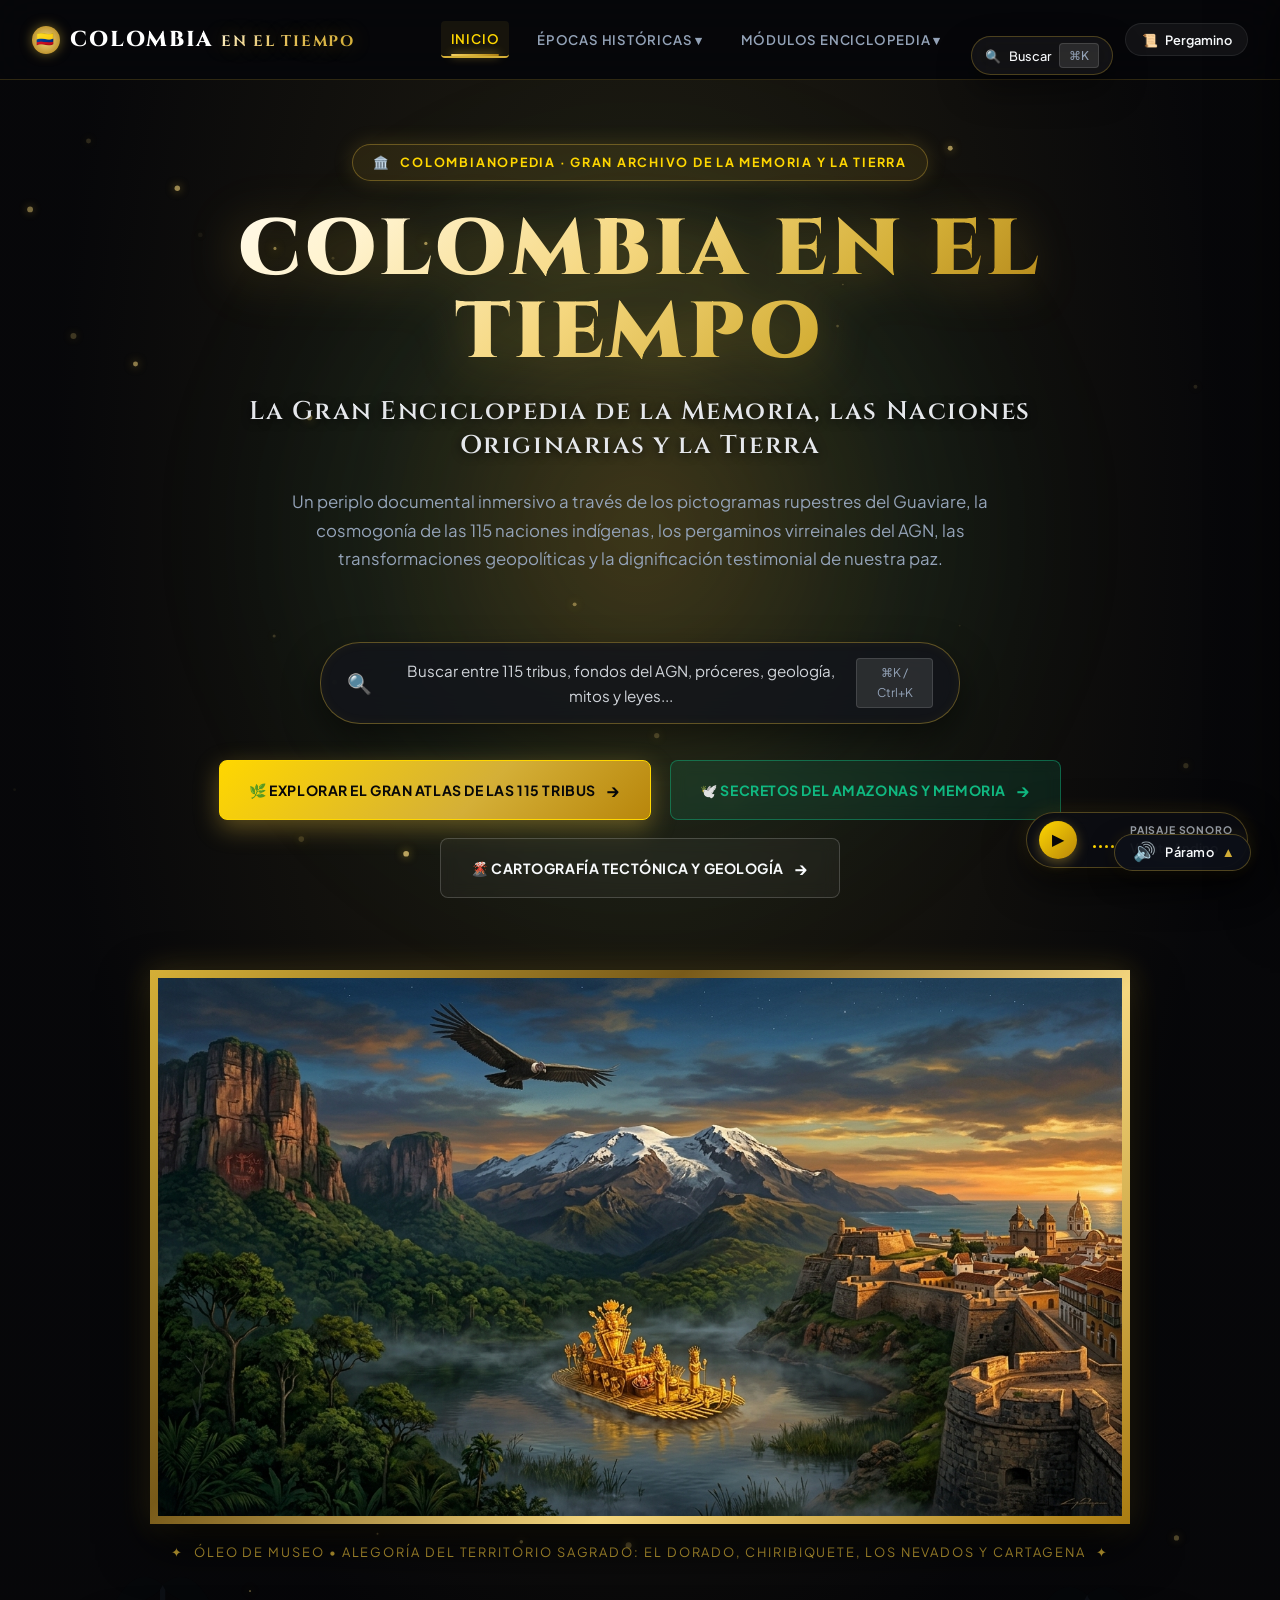
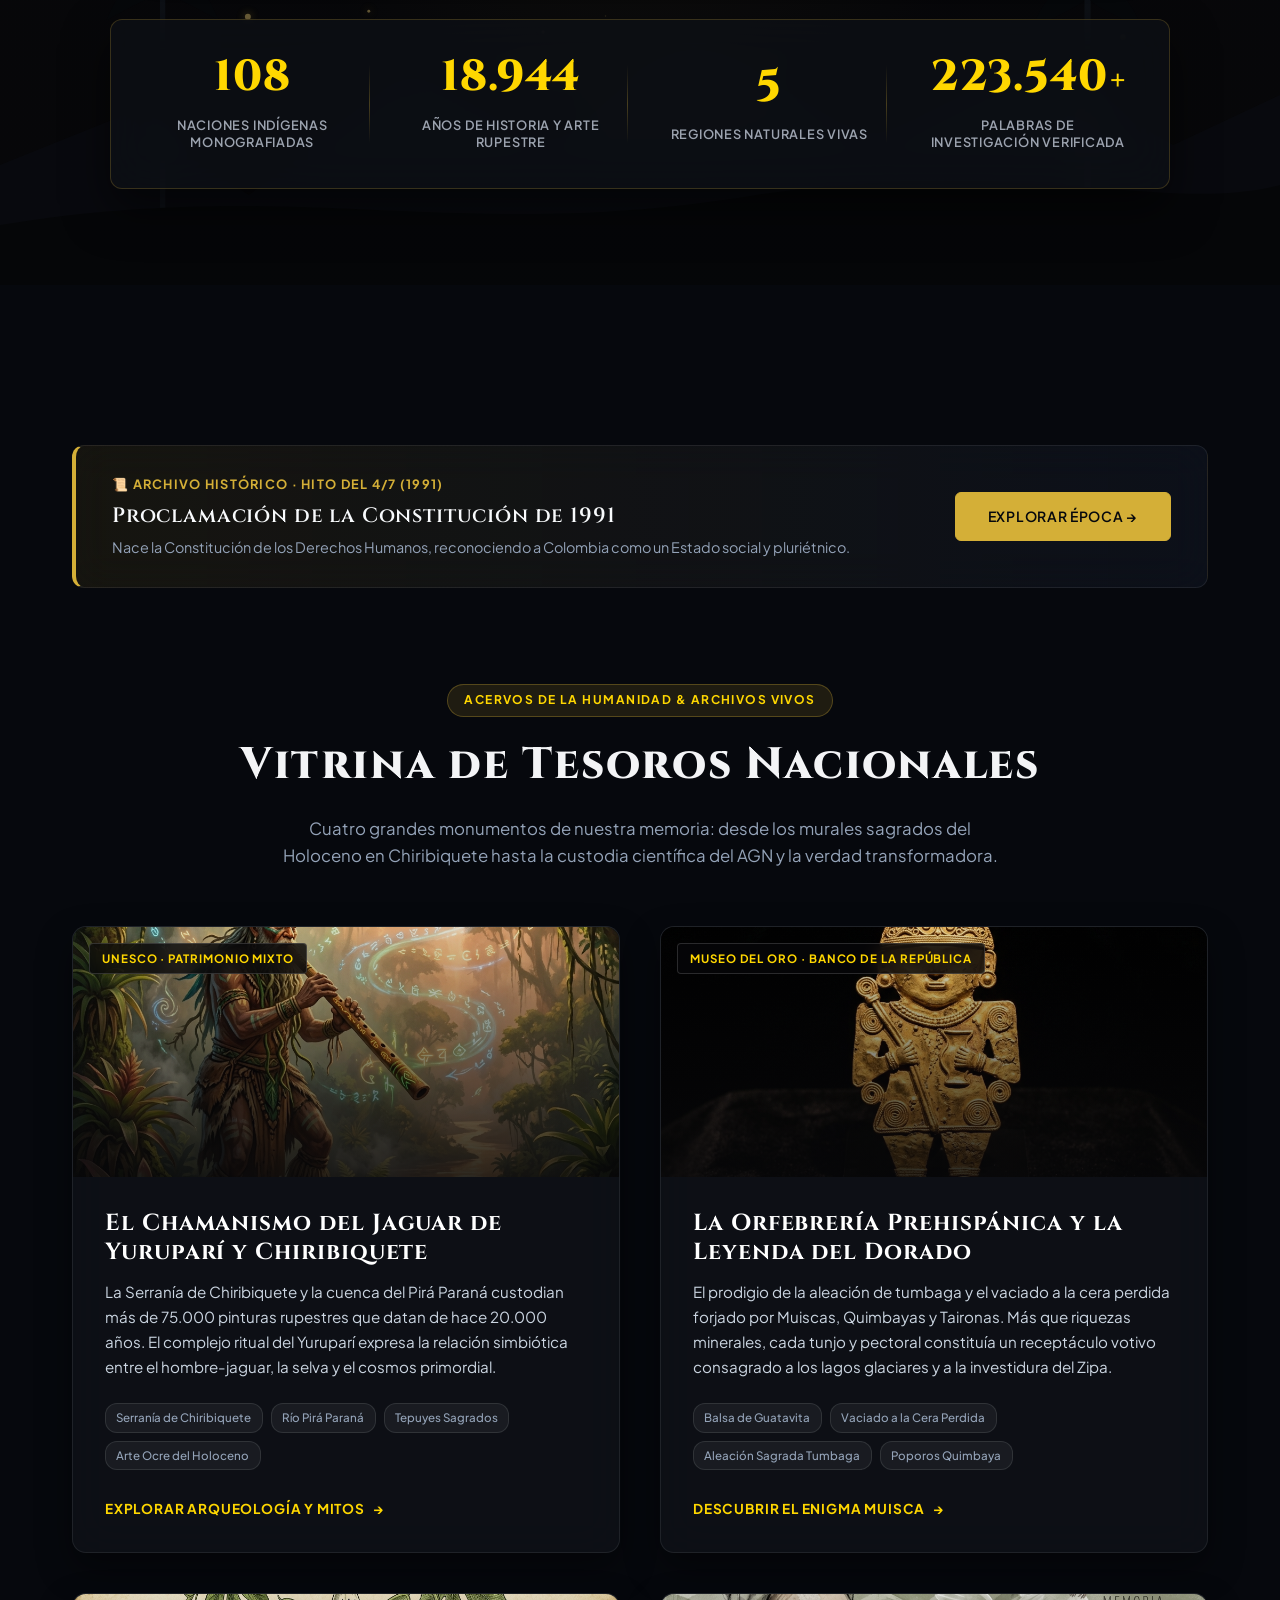
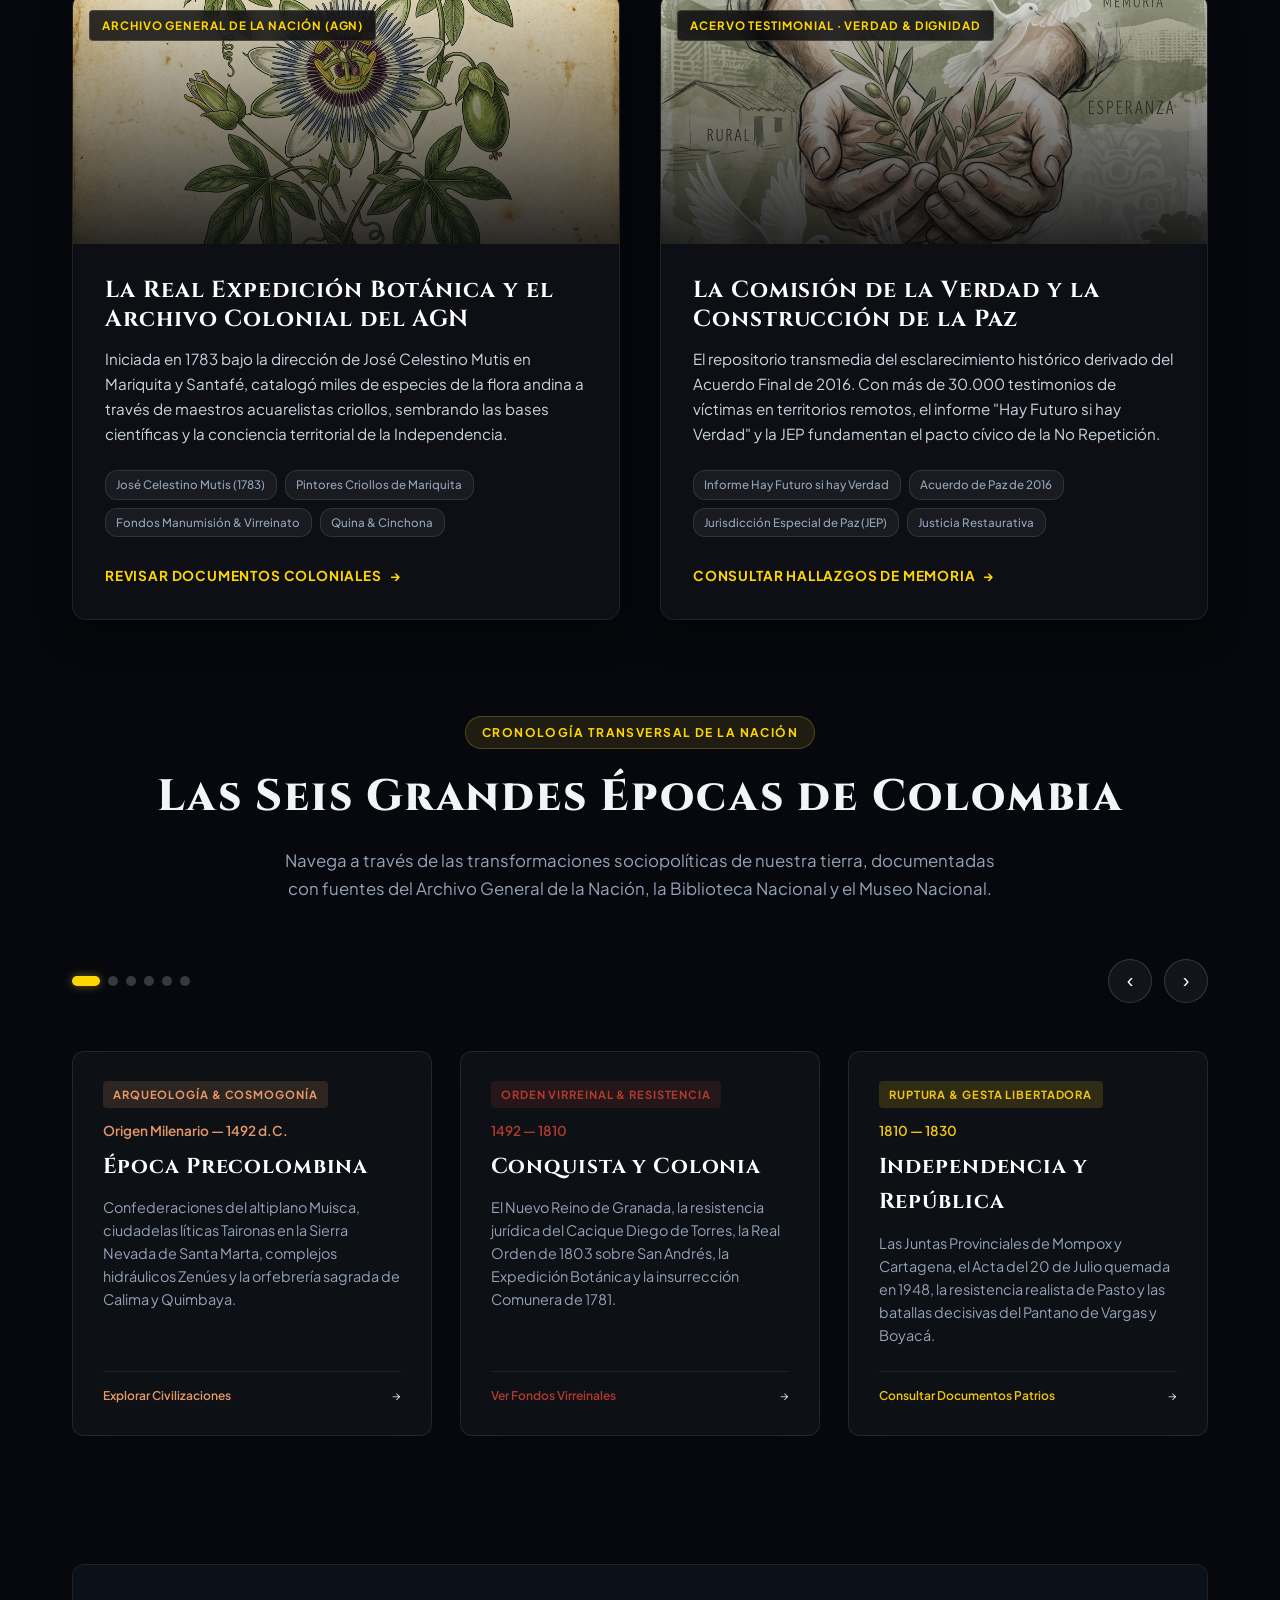
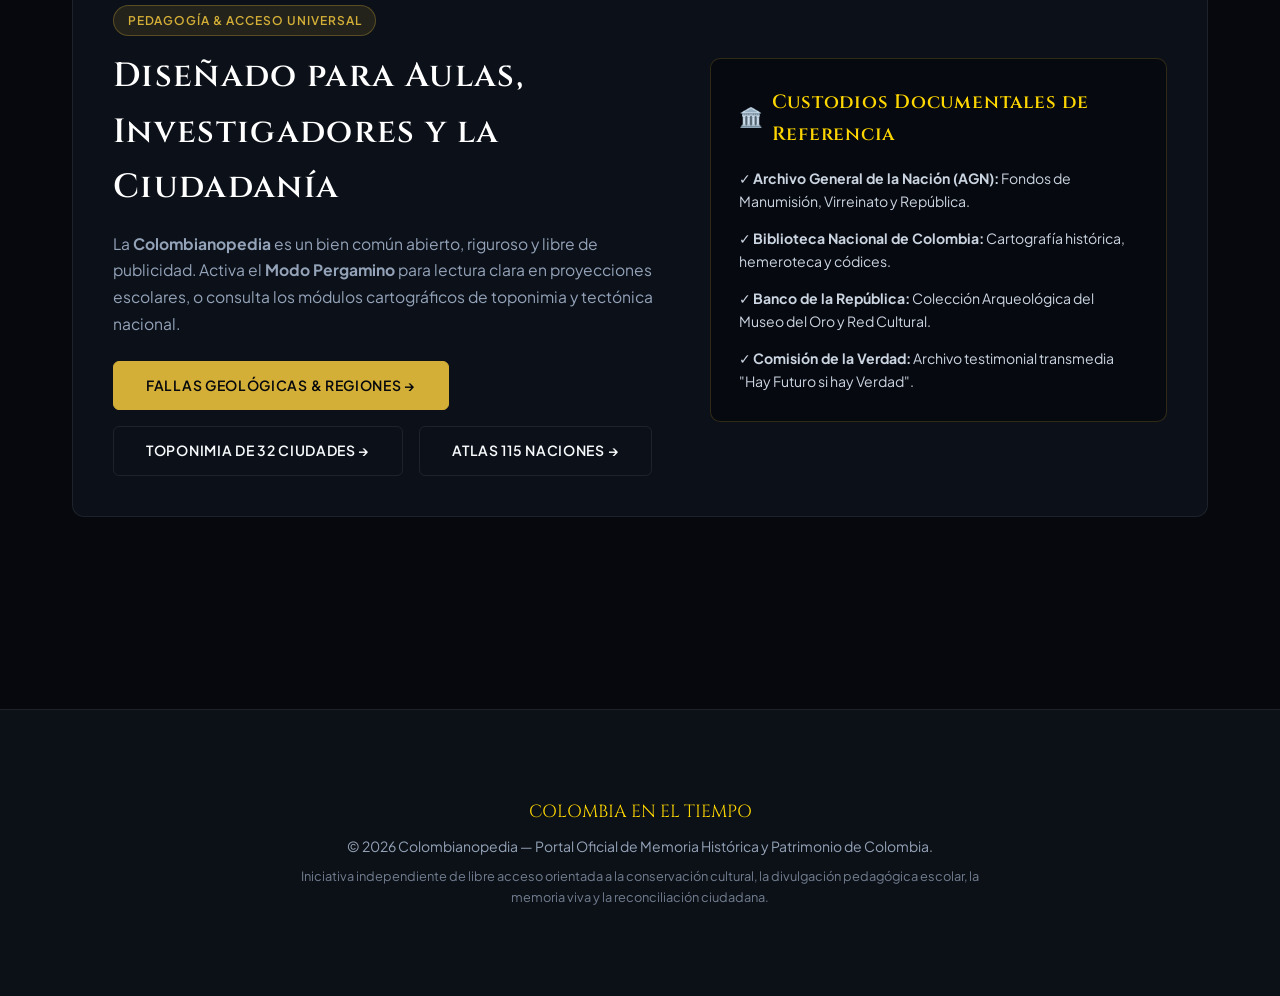
<file: index.html>
<!DOCTYPE html>
<html lang="es">
<head>
  <meta charset="UTF-8">
  <meta name="viewport" content="width=device-width, initial-scale=1.0">
  <title>Colombia en el Tiempo — La Gran Enciclopedia de la Memoria, las Naciones Originarias y la Tierra</title>
  <meta name="description" content="Portal monumental y oficial de memoria histórica de Colombia: 115 pueblos originarios, 20.000 años de arte rupestre, acervos del Archivo General de la Nación, geología y verdad.">



  <meta name="theme-color" content="#06080d">
  <link rel="icon" type="image/svg+xml" href="assets/images/icon-colombianopedia.svg">
  <link rel="manifest" href="manifest.json">

  <!-- Tipografías de Museo y Jerarquía Editorial -->
  <link rel="preconnect" href="https://fonts.googleapis.com">
  <link rel="preconnect" href="https://fonts.gstatic.com" crossorigin>
  <link href="https://fonts.googleapis.com/css2?family=Cinzel+Decorative:wght@700;900&family=Cinzel:wght@500;600;700;800;900&family=Plus+Jakarta+Sans:ital,wght@0,300;0,400;0,500;0,600;0,700;1,400&family=JetBrains+Mono:wght@400;500;700&display=swap" rel="stylesheet">

  <link rel="stylesheet" href="css/style.css?v=3.0">

  <style>
    /* ==========================================================
       ESTILOS EXCLUSIVOS: PORTAL MONUMENTAL Y HERO EXPERIENCE
       ========================================================== */

    /* Desactivar botón flotante simple para usar la cápsula avanzada */
    .audio-toggle {
      display: none !important;
    }

    /* Iluminación Ambiental y Fondo Dinámico */
    body {
      background-color: var(--bg-primary);
      position: relative;
    }

    /* ==========================================================
       CABECERA Y NAVEGACIÓN UNIFICADA (14 PÁGINAS)
       ========================================================== */
    header {
      position: sticky;
      top: 0;
      z-index: 1000;
      background: rgba(7, 7, 9, 0.82);
      backdrop-filter: blur(20px);
      -webkit-backdrop-filter: blur(20px);
      border-bottom: 1px solid rgba(212, 175, 55, 0.2);
      padding: 0.85rem 2rem;
      display: flex;
      justify-content: space-between;
      align-items: center;
      transition: background 0.3s ease, border-color 0.3s ease;
    }

    .header-left {
      display: flex;
      align-items: center;
      gap: 1.5rem;
    }

    .logo-monumental {
      display: flex;
      align-items: center;
      gap: 0.65rem;
      text-decoration: none;
      font-family: var(--font-title);
      font-size: 1.35rem;
      font-weight: 800;
      letter-spacing: 0.08em;
      color: #fff;
    }

    .logo-monumental .gold-text {
      background: linear-gradient(135deg, #fff3cf 0%, #e5c05b 50%, #d4af37 100%);
      -webkit-background-clip: text;
      -webkit-text-fill-color: transparent;
      text-shadow: 0 0 20px rgba(212, 175, 55, 0.4);
    }

    .logo-badge-icon {
      width: 28px;
      height: 28px;
      display: inline-flex;
      align-items: center;
      justify-content: center;
      background: radial-gradient(circle, #f5d77f 0%, #aa7c11 100%);
      border-radius: 50%;
      color: #070709;
      font-size: 0.9rem;
      box-shadow: 0 0 12px rgba(212, 175, 55, 0.5);
    }

    .nav-container {
      display: flex;
      align-items: center;
      gap: 1.25rem;
    }

    .nav-links-cluster {
      display: flex;
      align-items: center;
      gap: 1.15rem;
    }

    .nav-item-link, .dropdown-trigger-btn {
      color: var(--text-secondary);
      text-decoration: none;
      font-size: 0.825rem;
      font-weight: 600;
      letter-spacing: 0.06em;
      text-transform: uppercase;
      transition: all 0.25s ease;
      background: transparent;
      border: none;
      cursor: pointer;
      display: inline-flex;
      align-items: center;
      gap: 0.35rem;
      padding: 0.4rem 0.6rem;
      border-radius: 4px;
    }

    .nav-item-link:hover, .dropdown-trigger-btn:hover, .nav-item-link.active {
      color: #ffd700;
      background: rgba(212, 175, 55, 0.08);
    }

    .nav-item-link.active {
      border-bottom: 2px solid var(--accent);
    }

    /* Menús Desplegables Mejorados */
    .nav-dropdown {
      position: relative;
    }

    .nav-dropdown-menu {
      display: none;
      position: absolute;
      top: 100%;
      left: 0;
      background: rgba(12, 13, 17, 0.96);
      backdrop-filter: blur(24px);
      -webkit-backdrop-filter: blur(24px);
      border: 1px solid rgba(212, 175, 55, 0.25);
      border-radius: 8px;
      min-width: 270px;
      padding: 0.65rem 0;
      box-shadow: 0 18px 40px rgba(0, 0, 0, 0.75);
      z-index: 1001;
      list-style: none;
      margin-top: 0.35rem;
    }

    .nav-dropdown:hover .nav-dropdown-menu,
    .nav-dropdown:focus-within .nav-dropdown-menu {
      display: block;
      animation: fadeInDown 0.25s cubic-bezier(0.165, 0.84, 0.44, 1);
    }

    .nav-dropdown-menu a {
      display: flex;
      align-items: center;
      gap: 0.6rem;
      padding: 0.65rem 1.25rem;
      color: #e5e7eb;
      text-decoration: none;
      font-size: 0.825rem;
      font-weight: 500;
      transition: all 0.2s ease;
    }

    .nav-dropdown-menu a:hover {
      background: rgba(212, 175, 55, 0.12);
      color: #ffd700;
      padding-left: 1.5rem;
    }

    .nav-dropdown-menu .menu-era-tag {
      font-size: 0.65rem;
      font-weight: 700;
      text-transform: uppercase;
      padding: 0.15rem 0.45rem;
      border-radius: 3px;
      background: rgba(255, 255, 255, 0.08);
      margin-left: auto;
    }

    /* Acciones del Header (Buscador y Lectura) */
    .header-actions {
      display: flex;
      align-items: center;
      gap: 0.75rem;
    }

    .header-search-btn {
      display: inline-flex;
      align-items: center;
      gap: 0.5rem;
      background: rgba(255, 255, 255, 0.05);
      border: 1px solid rgba(212, 175, 55, 0.3);
      padding: 0.4rem 0.85rem;
      border-radius: 20px;
      color: var(--text-primary);
      font-size: 0.8rem;
      cursor: pointer;
      transition: all 0.25s ease;
    }

    .header-search-btn:hover {
      background: rgba(212, 175, 55, 0.15);
      border-color: #ffd700;
      box-shadow: 0 0 15px rgba(212, 175, 55, 0.3);
    }

    .mobile-menu-btn {
      display: none;
      background: transparent;
      border: 1px solid rgba(255, 255, 255, 0.15);
      color: #fff;
      font-size: 1.25rem;
      padding: 0.4rem 0.65rem;
      border-radius: 6px;
      cursor: pointer;
    }

    /* ==========================================================
       HERO CINEMATOGRÁFICO MONUMENTAL
       ========================================================== */
    .hero-cinematic-stage {
      position: relative;
      min-height: 94vh;
      overflow: hidden;
      display: flex;
      flex-direction: column;
      align-items: center;
      justify-content: center;
      padding: 4rem 1.5rem 6rem;
      background: radial-gradient(ellipse at 50% 25%, rgba(212, 175, 55, 0.14) 0%, rgba(7, 7, 9, 0.85) 65%, #070709 100%);
    }

    /* Canvas de Partículas Doradas en Vivo */
    #hero-particles-canvas {
      position: absolute;
      top: 0;
      left: 0;
      width: 100%;
      height: 100%;
      pointer-events: none;
      z-index: 2;
    }

    /* Bóveda y Capas de Silueta */
    .hero-ambient-glow {
      position: absolute;
      width: 70vw;
      height: 70vw;
      max-width: 900px;
      max-height: 900px;
      background: radial-gradient(circle, rgba(212, 175, 55, 0.18) 0%, rgba(16, 185, 129, 0.05) 45%, transparent 70%);
      top: 25%;
      left: 50%;
      transform: translate(-50%, -50%);
      filter: blur(50px);
      pointer-events: none;
      z-index: 1;
      animation: pulseAura 10s ease-in-out infinite alternate;
    }

    @keyframes pulseAura {
      0% { transform: translate(-50%, -50%) scale(0.92); opacity: 0.7; }
      100% { transform: translate(-50%, -50%) scale(1.1); opacity: 1; }
    }

    /* Siluetas de los Andes y Palmas en el Fondo */
    .hero-backdrop-silhouette {
      position: absolute;
      bottom: 0;
      left: 0;
      width: 100%;
      height: 380px;
      pointer-events: none;
      z-index: 2;
      opacity: 0.55;
    }

    .hero-backdrop-silhouette svg {
      width: 100%;
      height: 100%;
      object-fit: cover;
    }

    /* Contenido Central Pinned del Hero */
    .hero-content-wrapper {
      position: relative;
      z-index: 5;
      text-align: center;
      max-width: 1060px;
      margin: 0 auto;
      display: flex;
      flex-direction: column;
      align-items: center;
    }

    .hero-document-emblem {
      display: inline-flex;
      align-items: center;
      gap: 0.6rem;
      padding: 0.45rem 1.25rem;
      background: rgba(212, 175, 55, 0.12);
      border: 1px solid rgba(212, 175, 55, 0.38);
      border-radius: 30px;
      color: #ffd700;
      font-size: 0.785rem;
      font-weight: 700;
      letter-spacing: 0.14em;
      text-transform: uppercase;
      box-shadow: 0 0 20px rgba(212, 175, 55, 0.2);
      margin-bottom: 1.75rem;
      animation: emblemShine 4s ease-in-out infinite alternate;
    }

    @keyframes emblemShine {
      0% { box-shadow: 0 0 15px rgba(212, 175, 55, 0.15); border-color: rgba(212, 175, 55, 0.3); }
      100% { box-shadow: 0 0 28px rgba(212, 175, 55, 0.45); border-color: rgba(245, 215, 127, 0.7); }
    }

    /* TÍTULO CON GRADIENTE ÁUREO MONUMENTAL */
    .hero-monumental-title {
      font-family: var(--font-title);
      font-size: clamp(2.4rem, 6.2vw, 5rem);
      font-weight: 900;
      line-height: 1.05;
      letter-spacing: 0.05em;
      margin-bottom: 1.2rem;
      text-transform: uppercase;
      background: linear-gradient(135deg, #FFFFFF 0%, #FFF3CF 22%, #F5D77F 45%, #D4AF37 68%, #AA7C11 88%, #FFE89E 100%);
      -webkit-background-clip: text;
      -webkit-text-fill-color: transparent;
      filter: drop-shadow(0 6px 25px rgba(212, 175, 55, 0.35));
    }

    .hero-monumental-subtitle {
      font-family: var(--font-title);
      font-size: clamp(1.05rem, 2.3vw, 1.6rem);
      font-weight: 600;
      color: #e5e7eb;
      letter-spacing: 0.06em;
      line-height: 1.35;
      max-width: 860px;
      margin-bottom: 1.5rem;
      text-shadow: 0 2px 10px rgba(0, 0, 0, 0.8);
    }

    .hero-manifesto-text {
      font-size: 1.05rem;
      color: var(--text-secondary);
      max-width: 760px;
      line-height: 1.7;
      margin-bottom: 2.25rem;
    }

    /* Barra Rápida de Búsqueda Hero */
    .hero-search-bar {
      width: 100%;
      max-width: 640px;
      background: rgba(18, 20, 26, 0.85);
      backdrop-filter: blur(16px);
      -webkit-backdrop-filter: blur(16px);
      border: 1px solid rgba(212, 175, 55, 0.4);
      border-radius: 40px;
      padding: 0.95rem 1.6rem;
      display: flex;
      align-items: center;
      justify-content: space-between;
      color: #d1d5db;
      font-size: 0.95rem;
      cursor: pointer;
      box-shadow: 0 15px 35px rgba(0, 0, 0, 0.5), inset 0 0 12px rgba(212, 175, 55, 0.05);
      transition: all 0.3s cubic-bezier(0.165, 0.84, 0.44, 1);
      margin-bottom: 2.25rem;
    }

    .hero-search-bar:hover {
      border-color: #ffd700;
      background: rgba(26, 29, 38, 0.95);
      box-shadow: 0 0 30px rgba(212, 175, 55, 0.35);
      transform: translateY(-2px);
    }

    /* BOTONES DE ACCIÓN PRINCIPALES (CTA) */
    .hero-cta-cluster {
      display: flex;
      flex-wrap: wrap;
      gap: 1.15rem;
      justify-content: center;
      align-items: center;
      margin-bottom: 3.5rem;
    }

    .btn-hero {
      display: inline-flex;
      align-items: center;
      gap: 0.65rem;
      padding: 0.9rem 1.85rem;
      border-radius: 8px;
      font-family: var(--font-text);
      font-weight: 700;
      font-size: 0.875rem;
      letter-spacing: 0.04em;
      text-transform: uppercase;
      text-decoration: none;
      transition: all 0.3s cubic-bezier(0.165, 0.84, 0.44, 1);
      cursor: pointer;
      position: relative;
      overflow: hidden;
    }

    .btn-hero-primary {
      background: linear-gradient(135deg, #ffd700 0%, #d4af37 60%, #b8860b 100%);
      color: #070709;
      border: 1px solid #ffd700;
      box-shadow: 0 8px 24px rgba(212, 175, 55, 0.4);
    }

    .btn-hero-primary:hover {
      transform: translateY(-3px);
      box-shadow: 0 12px 32px rgba(212, 175, 55, 0.6);
      filter: brightness(1.1);
    }

    .btn-hero-secondary {
      background: rgba(16, 185, 129, 0.12);
      color: #10b981;
      border: 1px solid rgba(16, 185, 129, 0.45);
      backdrop-filter: blur(8px);
    }

    .btn-hero-secondary:hover {
      background: rgba(16, 185, 129, 0.22);
      border-color: #34d399;
      color: #ecfdf5;
      transform: translateY(-3px);
      box-shadow: 0 8px 24px rgba(16, 185, 129, 0.3);
    }

    .btn-hero-tertiary {
      background: rgba(255, 255, 255, 0.04);
      color: var(--text-primary);
      border: 1px solid rgba(255, 255, 255, 0.18);
      backdrop-filter: blur(8px);
    }

    .btn-hero-tertiary:hover {
      background: rgba(255, 255, 255, 0.1);
      border-color: var(--accent);
      color: #ffd700;
      transform: translateY(-3px);
      box-shadow: 0 8px 20px rgba(0, 0, 0, 0.4);
    }

    /* CONTADORES DINÁMICOS DE IMPACTO */
    .hero-stats-band {
      width: 100%;
      max-width: 1080px;
      background: rgba(15, 17, 23, 0.65);
      backdrop-filter: blur(20px);
      -webkit-backdrop-filter: blur(20px);
      border: 1px solid rgba(212, 175, 55, 0.22);
      border-radius: 12px;
      padding: 1.75rem 1.5rem;
      display: grid;
      grid-template-columns: repeat(4, 1fr);
      gap: 1.5rem;
      box-shadow: 0 20px 45px rgba(0, 0, 0, 0.55);
    }

    .stat-box-monumental {
      display: flex;
      flex-direction: column;
      align-items: center;
      justify-content: center;
      text-align: center;
      padding: 0.5rem 0.75rem;
      position: relative;
    }

    .stat-box-monumental:not(:last-child)::after {
      content: '';
      position: absolute;
      right: 0;
      top: 15%;
      height: 70%;
      width: 1px;
      background: linear-gradient(180deg, transparent, rgba(212, 175, 55, 0.3), transparent);
    }

    .stat-number-cluster {
      display: flex;
      align-items: baseline;
      justify-content: center;
      line-height: 1;
      margin-bottom: 0.5rem;
    }

    .stat-box-monumental .stat-number {
      font-family: var(--font-title);
      font-size: clamp(2rem, 3.4vw, 2.75rem);
      font-weight: 800;
      color: #ffd700;
      letter-spacing: 0.02em;
    }

    .stat-box-monumental .stat-suffix {
      font-family: var(--font-title);
      font-size: clamp(1.4rem, 2.5vw, 2rem);
      font-weight: 800;
      color: #ffd700;
      margin-left: 2px;
    }

    .stat-box-monumental .stat-caption {
      font-size: 0.8rem;
      color: #9ca3af;
      font-weight: 600;
      text-transform: uppercase;
      letter-spacing: 0.06em;
      line-height: 1.35;
      max-width: 200px;
    }

    /* ==========================================================
       SECCIÓN: VITRINA DE TESOROS NACIONALES (GLASSMORPHISM)
       ========================================================== */
    .tesoros-section {
      margin: 6rem 0;
      position: relative;
    }

    .section-headline-block {
      text-align: center;
      margin-bottom: 3.5rem;
    }

    .section-badge-gold {
      display: inline-flex;
      align-items: center;
      gap: 0.5rem;
      padding: 0.35rem 1rem;
      background: rgba(212, 175, 55, 0.12);
      border: 1px solid rgba(212, 175, 55, 0.3);
      border-radius: 20px;
      color: #ffd700;
      font-size: 0.75rem;
      font-weight: 700;
      text-transform: uppercase;
      letter-spacing: 0.12em;
      margin-bottom: 0.75rem;
    }

    .section-title-monumental {
      font-family: var(--font-title);
      font-size: clamp(1.8rem, 3.5vw, 2.75rem);
      font-weight: 800;
      letter-spacing: 0.04em;
      color: #f3f4f6;
      margin-bottom: 0.85rem;
    }

    .section-description-monumental {
      color: var(--text-secondary);
      font-size: 1.05rem;
      max-width: 720px;
      margin: 0 auto;
      line-height: 1.65;
    }

    .tesoros-grid {
      display: grid;
      grid-template-columns: repeat(2, 1fr);
      gap: 2.5rem;
    }

    .tesoro-card {
      background: rgba(18, 20, 27, 0.65);
      backdrop-filter: blur(20px);
      -webkit-backdrop-filter: blur(20px);
      border: 1px solid rgba(255, 255, 255, 0.08);
      border-radius: 14px;
      overflow: hidden;
      display: flex;
      flex-direction: column;
      transition: all 0.4s cubic-bezier(0.165, 0.84, 0.44, 1);
      position: relative;
      box-shadow: 0 15px 35px rgba(0, 0, 0, 0.4);
    }

    .tesoro-card::before {
      content: '';
      position: absolute;
      top: 0;
      left: 0;
      right: 0;
      height: 3px;
      background: linear-gradient(90deg, transparent, var(--tesoro-accent, #ffd700), transparent);
      opacity: 0.7;
      transition: opacity 0.3s ease;
    }

    .tesoro-card:hover {
      transform: translateY(-8px);
      border-color: rgba(212, 175, 55, 0.45);
      box-shadow: 0 25px 50px rgba(0, 0, 0, 0.6), 0 0 25px rgba(212, 175, 55, 0.15);
    }

    .tesoro-media {
      position: relative;
      height: 250px;
      overflow: hidden;
      background: #0d0f14;
    }

    .tesoro-media img {
      width: 100%;
      height: 100%;
      object-fit: cover;
      transition: transform 0.6s cubic-bezier(0.165, 0.84, 0.44, 1);
    }

    .tesoro-card:hover .tesoro-media img {
      transform: scale(1.06);
    }

    .tesoro-media-overlay {
      position: absolute;
      inset: 0;
      background: linear-gradient(180deg, rgba(7, 7, 9, 0.1) 0%, rgba(7, 7, 9, 0.85) 100%);
    }

    .tesoro-category-tag {
      position: absolute;
      top: 1rem;
      left: 1rem;
      background: rgba(7, 7, 9, 0.8);
      backdrop-filter: blur(8px);
      border: 1px solid rgba(255, 255, 255, 0.15);
      padding: 0.3rem 0.75rem;
      border-radius: 4px;
      font-size: 0.72rem;
      font-weight: 700;
      color: #ffd700;
      text-transform: uppercase;
      letter-spacing: 0.08em;
    }

    .tesoro-body {
      padding: 2rem;
      display: flex;
      flex-direction: column;
      flex-grow: 1;
    }

    .tesoro-title {
      font-family: var(--font-title);
      font-size: 1.45rem;
      font-weight: 700;
      color: #fff;
      margin-bottom: 0.75rem;
      line-height: 1.25;
    }

    .tesoro-text {
      color: #cbd5e1;
      font-size: 0.95rem;
      line-height: 1.65;
      margin-bottom: 1.5rem;
      flex-grow: 1;
    }

    .tesoro-highlights {
      display: flex;
      flex-wrap: wrap;
      gap: 0.5rem;
      margin-bottom: 1.75rem;
    }

    .tesoro-pill {
      font-size: 0.725rem;
      padding: 0.25rem 0.65rem;
      border-radius: 12px;
      background: rgba(255, 255, 255, 0.05);
      border: 1px solid rgba(255, 255, 255, 0.1);
      color: #94a3b8;
      font-weight: 500;
    }

    .tesoro-action-link {
      display: inline-flex;
      align-items: center;
      gap: 0.5rem;
      color: #ffd700;
      text-decoration: none;
      font-weight: 700;
      font-size: 0.85rem;
      text-transform: uppercase;
      letter-spacing: 0.06em;
      transition: all 0.25s ease;
      align-self: flex-start;
    }

    .tesoro-action-link:hover {
      color: #fff;
      transform: translateX(4px);
    }

    /* ==========================================================
       CARRUSEL / EXPLORADOR DE ÉPOCAS HISTÓRICAS
       ========================================================== */
    .epocas-explorer-section {
      margin: 6rem 0;
      position: relative;
    }

    .carousel-controls-bar {
      display: flex;
      align-items: center;
      justify-content: space-between;
      margin-bottom: 2rem;
      flex-wrap: wrap;
      gap: 1rem;
    }

    .carousel-nav-arrows {
      display: flex;
      gap: 0.75rem;
    }

    .carousel-arrow-btn {
      width: 44px;
      height: 44px;
      border-radius: 50%;
      background: rgba(255, 255, 255, 0.05);
      border: 1px solid rgba(255, 255, 255, 0.15);
      color: #fff;
      display: flex;
      align-items: center;
      justify-content: center;
      font-size: 1.25rem;
      cursor: pointer;
      transition: all 0.25s ease;
    }

    .carousel-arrow-btn:hover {
      background: rgba(212, 175, 55, 0.2);
      border-color: #ffd700;
      color: #ffd700;
    }

    .carousel-dots-tracker {
      display: flex;
      gap: 0.5rem;
      align-items: center;
    }

    .carousel-dot {
      width: 10px;
      height: 10px;
      border-radius: 50%;
      background: rgba(255, 255, 255, 0.2);
      border: none;
      cursor: pointer;
      transition: all 0.25s ease;
    }

    .carousel-dot.active {
      width: 28px;
      border-radius: 6px;
      background: #ffd700;
      box-shadow: 0 0 10px rgba(212, 175, 55, 0.5);
    }

    /* Pista Deslizante del Carrusel */
    .carousel-track-container {
      overflow-x: auto;
      scroll-snap-type: x mandatory;
      scrollbar-width: none;
      -ms-overflow-style: none;
      display: flex;
      gap: 1.75rem;
      padding: 1rem 0.25rem 2rem;
      scroll-behavior: smooth;
    }

    .carousel-track-container::-webkit-scrollbar {
      display: none;
    }

    .era-carousel-card {
      flex: 0 0 360px;
      scroll-snap-align: start;
      background: rgba(18, 20, 27, 0.7);
      backdrop-filter: blur(18px);
      -webkit-backdrop-filter: blur(18px);
      border: 1px solid rgba(255, 255, 255, 0.09);
      border-radius: 12px;
      padding: 1.85rem;
      text-decoration: none;
      color: inherit;
      display: flex;
      flex-direction: column;
      position: relative;
      overflow: hidden;
      transition: all 0.35s cubic-bezier(0.165, 0.84, 0.44, 1);
    }

    .era-carousel-card::after {
      content: '';
      position: absolute;
      bottom: 0;
      left: 0;
      width: 100%;
      height: 3px;
      background: var(--era-accent, #ffd700);
      transform: scaleX(0);
      transform-origin: left;
      transition: transform 0.3s ease;
    }

    .era-carousel-card:hover {
      transform: translateY(-8px);
      border-color: var(--era-accent, #ffd700);
      box-shadow: 0 18px 40px rgba(0, 0, 0, 0.55), 0 0 20px rgba(var(--era-accent-rgb, 212, 175, 55), 0.15);
    }

    .era-carousel-card:hover::after {
      transform: scaleX(1);
    }

    .era-header-pill {
      font-size: 0.7rem;
      font-weight: 700;
      text-transform: uppercase;
      letter-spacing: 0.08em;
      padding: 0.25rem 0.65rem;
      border-radius: 4px;
      background: rgba(var(--era-accent-rgb, 212, 175, 55), 0.15);
      color: var(--era-accent, #ffd700);
      margin-bottom: 0.75rem;
      width: fit-content;
    }

    .era-timeline-years {
      font-size: 0.85rem;
      font-weight: 600;
      color: var(--era-accent, #ffd700);
      margin-bottom: 0.4rem;
      font-family: var(--font-text);
    }

    .era-card-title {
      font-family: var(--font-title);
      font-size: 1.35rem;
      font-weight: 700;
      color: #fff;
      margin-bottom: 0.75rem;
    }

    .era-card-description {
      color: #94a3b8;
      font-size: 0.9rem;
      line-height: 1.6;
      margin-bottom: 1.5rem;
      flex-grow: 1;
    }

    .era-card-meta {
      font-size: 0.75rem;
      color: #cbd5e1;
      border-top: 1px solid rgba(255, 255, 255, 0.08);
      padding-top: 0.85rem;
      display: flex;
      align-items: center;
      justify-content: space-between;
    }

    .era-card-meta span {
      font-weight: 600;
      color: var(--era-accent, #ffd700);
    }

    /* ==========================================================
       CÁPSULA DE AUDIO AMBIENTAL ELEGANTE
       ========================================================== */
    .soundscape-capsule {
      position: fixed;
      bottom: 2rem;
      right: 2rem;
      z-index: 999;
      background: rgba(12, 14, 19, 0.92);
      backdrop-filter: blur(20px);
      -webkit-backdrop-filter: blur(20px);
      border: 1px solid rgba(212, 175, 55, 0.35);
      border-radius: 36px;
      padding: 0.5rem 0.9rem 0.5rem 0.75rem;
      box-shadow: 0 15px 40px rgba(0, 0, 0, 0.7), 0 0 20px rgba(212, 175, 55, 0.15);
      display: flex;
      align-items: center;
      gap: 0.75rem;
      transition: all 0.3s cubic-bezier(0.165, 0.84, 0.44, 1);
    }

    .soundscape-capsule:hover {
      border-color: #ffd700;
      box-shadow: 0 20px 45px rgba(0, 0, 0, 0.8), 0 0 25px rgba(212, 175, 55, 0.3);
    }

    .soundscape-play-btn {
      width: 38px;
      height: 38px;
      border-radius: 50%;
      background: linear-gradient(135deg, #ffd700, #b8860b);
      border: none;
      color: #070709;
      display: flex;
      align-items: center;
      justify-content: center;
      font-size: 1rem;
      cursor: pointer;
      box-shadow: 0 4px 12px rgba(212, 175, 55, 0.4);
      transition: transform 0.2s ease, filter 0.2s ease;
      flex-shrink: 0;
    }

    .soundscape-play-btn:hover {
      transform: scale(1.08);
      filter: brightness(1.15);
    }

    .soundscape-info {
      display: flex;
      flex-direction: column;
      cursor: pointer;
    }

    .soundscape-status-label {
      font-size: 0.65rem;
      text-transform: uppercase;
      letter-spacing: 0.08em;
      color: #9ca3af;
      font-weight: 700;
    }

    .soundscape-current-name {
      font-size: 0.8rem;
      color: #fff;
      font-weight: 600;
      white-space: nowrap;
    }

    /* Animación del Ecualizador */
    .soundscape-equalizer {
      display: flex;
      align-items: flex-end;
      gap: 3px;
      height: 16px;
      padding: 0 4px;
    }

    .eq-bar {
      width: 3px;
      background: #ffd700;
      border-radius: 2px;
      height: 3px;
      transition: height 0.2s ease;
    }

    .soundscape-capsule.playing .eq-bar:nth-child(1) { animation: soundBar 1.1s infinite alternate; }
    .soundscape-capsule.playing .eq-bar:nth-child(2) { animation: soundBar 0.8s 0.2s infinite alternate; }
    .soundscape-capsule.playing .eq-bar:nth-child(3) { animation: soundBar 1.3s 0.1s infinite alternate; }
    .soundscape-capsule.playing .eq-bar:nth-child(4) { animation: soundBar 0.9s 0.3s infinite alternate; }

    @keyframes soundBar {
      0% { height: 3px; }
      100% { height: 16px; }
    }

    /* Panel Desplegable de Selección de Paisaje Sonoro */
    .soundscape-modal-drawer {
      display: none;
      position: absolute;
      bottom: calc(100% + 12px);
      right: 0;
      width: 310px;
      background: rgba(14, 16, 22, 0.96);
      backdrop-filter: blur(24px);
      -webkit-backdrop-filter: blur(24px);
      border: 1px solid rgba(212, 175, 55, 0.3);
      border-radius: 14px;
      padding: 1.25rem;
      box-shadow: 0 25px 60px rgba(0, 0, 0, 0.8);
    }

    .soundscape-capsule.open .soundscape-modal-drawer {
      display: block;
      animation: fadeInUp 0.25s ease;
    }

    .drawer-title {
      font-family: var(--font-title);
      font-size: 0.95rem;
      font-weight: 700;
      color: #ffd700;
      margin-bottom: 0.25rem;
    }

    .drawer-subtitle {
      font-size: 0.75rem;
      color: #9ca3af;
      margin-bottom: 1rem;
      line-height: 1.4;
    }

    .soundscape-options-list {
      display: flex;
      flex-direction: column;
      gap: 0.5rem;
      margin-bottom: 1rem;
    }

    .sound-option-btn {
      display: flex;
      align-items: center;
      gap: 0.75rem;
      padding: 0.65rem 0.85rem;
      background: rgba(255, 255, 255, 0.04);
      border: 1px solid rgba(255, 255, 255, 0.08);
      border-radius: 8px;
      color: #e5e7eb;
      font-size: 0.82rem;
      cursor: pointer;
      text-align: left;
      transition: all 0.2s ease;
    }

    .sound-option-btn:hover, .sound-option-btn.active {
      background: rgba(212, 175, 55, 0.15);
      border-color: #ffd700;
      color: #ffd700;
    }

    .sound-option-btn .opt-icon {
      font-size: 1.15rem;
    }

    .sound-volume-wrapper {
      display: flex;
      align-items: center;
      gap: 0.75rem;
      padding-top: 0.75rem;
      border-top: 1px solid rgba(255, 255, 255, 0.08);
      font-size: 0.75rem;
      color: #9ca3af;
    }

    .sound-volume-slider {
      flex-grow: 1;
      accent-color: #ffd700;
      cursor: pointer;
    }

    /* ==========================================================
       MODO PERGAMINO / LUZ DE LECTURA (COMPATIBILIDAD INTEGRAL)
       ========================================================== */
    [data-reading-mode="pergamino"] .hero-cinematic-stage {
      background: radial-gradient(ellipse at 50% 25%, rgba(160, 64, 24, 0.08) 0%, rgba(246, 238, 227, 0.95) 75%, #f6eee3 100%) !important;
    }

    [data-reading-mode="pergamino"] .hero-monumental-title {
      background: linear-gradient(135deg, #422206 0%, #873600 50%, #b9770e 100%) !important;
      -webkit-background-clip: text !important;
      -webkit-text-fill-color: transparent !important;
      filter: none !important;
    }

    [data-reading-mode="pergamino"] .hero-monumental-subtitle {
      color: #4a3622 !important;
      text-shadow: none !important;
    }

    [data-reading-mode="pergamino"] .hero-stats-band,
    [data-reading-mode="pergamino"] .tesoro-card,
    [data-reading-mode="pergamino"] .era-carousel-card,
    [data-reading-mode="pergamino"] .soundscape-capsule,
    [data-reading-mode="pergamino"] .soundscape-modal-drawer {
      background: rgba(255, 255, 255, 0.88) !important;
      border-color: rgba(120, 85, 45, 0.25) !important;
      box-shadow: 0 10px 30px rgba(90, 55, 25, 0.08) !important;
    }

    [data-reading-mode="pergamino"] .tesoro-title,
    [data-reading-mode="pergamino"] .era-card-title,
    [data-reading-mode="pergamino"] .soundscape-current-name {
      color: #231608 !important;
    }

    [data-reading-mode="pergamino"] .tesoro-text,
    [data-reading-mode="pergamino"] .era-card-description {
      color: #5e4730 !important;
    }

    [data-reading-mode="pergamino"] .hero-search-bar {
      background: rgba(255, 255, 255, 0.9) !important;
      border-color: rgba(120, 85, 45, 0.3) !important;
      color: #5e4730 !important;
    }

    /* ==========================================================
       RESPONSIVIDAD Y ADAPTACIÓN MÓVIL
       ========================================================== */
    @media (max-width: 1024px) {
      .hero-stats-band {
        grid-template-columns: repeat(2, 1fr);
        gap: 1.25rem;
      }
      .stat-box-monumental:nth-child(2)::after {
        display: none;
      }
      .tesoros-grid {
        grid-template-columns: 1fr;
      }
    }

    @media (max-width: 860px) {
      header {
        padding: 0.85rem 1.25rem;
      }
      .nav-links-cluster {
        display: none;
      }
      .nav-links-cluster.mobile-open {
        display: flex;
        flex-direction: column;
        position: absolute;
        top: 100%;
        left: 0;
        right: 0;
        background: rgba(10, 11, 15, 0.98);
        backdrop-filter: blur(25px);
        padding: 1.5rem;
        border-bottom: 1px solid rgba(212, 175, 55, 0.3);
        gap: 1rem;
        align-items: flex-start;
      }
      .nav-dropdown-menu {
        position: static;
        display: block;
        background: transparent;
        box-shadow: none;
        border: none;
        padding-left: 1rem;
        min-width: unset;
      }
      .mobile-menu-btn {
        display: block;
      }
      .hero-cinematic-stage {
        padding: 3rem 1rem 5rem;
      }
      .hero-stats-band {
        grid-template-columns: 1fr;
      }
      .stat-box-monumental::after {
        display: none !important;
      }
      .btn-hero {
        width: 100%;
        justify-content: center;
      }
      .soundscape-capsule {
        bottom: 1rem;
        right: 1rem;
      }
    }

    @keyframes fadeInDown {
      from { opacity: 0; transform: translateY(-8px); }
      to { opacity: 1; transform: translateY(0); }
    }
    @keyframes fadeInUp {
      from { opacity: 0; transform: translateY(8px); }
      to { opacity: 1; transform: translateY(0); }
    }
  </style>
</head>
<body>

  <!-- ==========================================================
       1. ENCABEZADO COMÚN IMPECABLE (14 PÁGINAS UNIFICADAS)
       ========================================================== -->
  <header>
    <div class="header-left">
      <a href="index.html" class="logo-monumental" aria-label="Inicio de Colombianopedia">
        <span class="logo-badge-icon">🇨🇴</span>
        <span>COLOMBIA <span class="gold-text">EN EL TIEMPO</span></span>
      </a>
    </div>

    <nav class="nav-container" aria-label="Navegación principal">
      <div class="nav-links-cluster" id="mainNavLinks">
        <!-- 1. Inicio -->
        <a href="index.html" class="nav-item-link active">Inicio</a>

        <!-- 2 a 7. Dropdown de las 6 Épocas Históricas -->
        <div class="nav-dropdown">
          <button type="button" class="dropdown-trigger-btn" aria-haspopup="true" aria-expanded="false">
            Épocas Históricas ▾
          </button>
          <ul class="nav-dropdown-menu">
            <li>
              <a href="precolombina.html">
                <span>Época Precolombina</span>
                <span class="menu-era-tag">Origen</span>
              </a>
            </li>
            <li>
              <a href="colonia.html">
                <span>Conquista y Colonia</span>
                <span class="menu-era-tag">1492–1810</span>
              </a>
            </li>
            <li>
              <a href="independencia.html">
                <span>Independencia y Grito</span>
                <span class="menu-era-tag">1810–1830</span>
              </a>
            </li>
            <li>
              <a href="siglo-xix.html">
                <span>República (Siglo XIX)</span>
                <span class="menu-era-tag">1830–1899</span>
              </a>
            </li>
            <li>
              <a href="siglo-xx.html">
                <span>Tensiones del Siglo XX</span>
                <span class="menu-era-tag">1900–1999</span>
              </a>
            </li>
            <li>
              <a href="memoria.html">
                <span>Memoria y Paz (Siglo XXI)</span>
                <span class="menu-era-tag">2000–Pres.</span>
              </a>
            </li>
          </ul>
        </div>

        <!-- 8 a 14. Dropdown de los 7 Módulos de la Enciclopedia -->
        <div class="nav-dropdown">
          <button type="button" class="dropdown-trigger-btn" aria-haspopup="true" aria-expanded="false">
            Módulos Enciclopedia ▾
          </button>
          <ul class="nav-dropdown-menu">
            <li><a href="otras-culturas.html">🏛️ Atlas de las 115 Tribus</a></li>
            <li><a href="muiscas.html">✨ Enciclopedia Muisca & Dorado</a></li>
            <li><a href="geografia-y-geologia.html">🌋 Geología, Fallas & Regiones</a></li>
            <li><a href="ciudades-historicas.html">🗺️ 32 Ciudades & Toponimia</a></li>
            <li><a href="leyendas-ancestrales.html">📜 Mitos & Leyendas Vivas</a></li>
            <li><a href="mentes-y-figuras.html">🖋️ Grandes Mentes e Ilustres</a></li>
            <li><a href="iceberg-violencia.html">🧊 Iceberg de la Memoria</a></li>
          </ul>
        </div>
      </div>

      <!-- Acciones de Cabecera: Buscador ⌘K y Selector de Modo Pergamino -->
      <div class="header-actions">
        <button type="button" class="header-search-btn universal-search-trigger" aria-label="Abrir buscador universal (⌘K)">
          <span>🔍</span>
          <span style="font-weight: 500;">Buscar</span>
          <span class="search-shortcut-badge">⌘K</span>
        </button>

        <button type="button" class="reading-mode-toggle" id="readingModeToggle" title="Alternar Modo Lectura Pergamino">
          📜 <span>Pergamino</span>
        </button>

        <button type="button" class="mobile-menu-btn" id="mobileMenuToggle" aria-label="Abrir menú de navegación">
          ☰
        </button>
      </div>
    </nav>
  </header>

  <!-- ==========================================================
       2. HERO CINEMATOGRÁFICO MONUMENTAL
       ========================================================== -->
  <section class="hero-cinematic-stage" id="hero-cinematografico">
    
    <!-- Canvas Interactivo de Partículas y Destellos Dorados -->
    <canvas id="hero-particles-canvas"></canvas>

    <!-- Resplandor Ambiental Sagrado -->
    <div class="hero-ambient-glow"></div>

    <!-- Silueta Vectorial Monumental de la Cordillera de los Andes y Palmas -->
    <div class="hero-backdrop-silhouette">
      <svg viewBox="0 0 1440 380" preserveAspectRatio="none" fill="none" xmlns="http://www.w3.org/2000/svg">
        <!-- Cordillera Andina de Fondo -->
        <path d="M0,380 L0,260 L140,210 L280,290 L460,170 L620,250 L780,140 L980,240 L1160,160 L1320,240 L1440,190 L1440,380 Z" fill="#0b0e14" opacity="0.85"/>
        <!-- Siluetas de Palmas de Cera del Quindío (Ceroxylon quindiuense) -->
        <g fill="#070a0d" opacity="0.95">
          <rect x="180" y="80" width="6" height="300" rx="3" fill="#141a22"/>
          <path d="M183,80 C150,55 130,95 120,115 C160,95 180,90 183,80 C186,90 206,95 246,115 C236,95 216,55 183,80 Z"/>
          <rect x="1220" y="90" width="7" height="290" rx="3" fill="#141a22"/>
          <path d="M1223,90 C1190,65 1170,105 1160,125 C1200,105 1220,100 1223,90 C1226,100 1246,105 1286,125 C1276,105 1256,65 1223,90 Z"/>
        </g>
        <!-- Meandro del Río Grande de la Magdalena y Selva -->
        <path d="M0,380 L0,320 C340,270 510,340 850,290 C1150,250 1310,310 1440,280 L1440,380 Z" fill="#040608"/>
      </svg>
    </div>

    <!-- Contenido Monumental Central -->
    <div class="hero-content-wrapper">
      
      <!-- Insignia Patrimonial -->
      <div class="hero-document-emblem">
        <span>🏛️</span> Colombianopedia · Gran Archivo de la Memoria y la Tierra
      </div>

      <!-- TÍTULO CON GRADIENTE ÁUREO MONUMENTAL -->
      <h1 class="hero-monumental-title">
        COLOMBIA EN EL TIEMPO
      </h1>

      <!-- SUBTÍTULO OFICIAL -->
      <p class="hero-monumental-subtitle">
        La Gran Enciclopedia de la Memoria, las Naciones Originarias y la Tierra
      </p>

      <!-- Manifiesto Narrativo -->
      <p class="hero-manifesto-text">
        Un periplo documental inmersivo a través de los pictogramas rupestres del Guaviare, la cosmogonía de las 115 naciones indígenas, los pergaminos virreinales del AGN, las transformaciones geopolíticas y la dignificación testimonial de nuestra paz.
      </p>

      <!-- Disparador Rápido del Buscador con ⌘K -->
      <div class="hero-search-bar universal-search-trigger" role="button" tabindex="0" aria-label="Buscar en la enciclopedia nacional">
        <div style="display: flex; align-items: center; gap: 0.85rem;">
          <span style="font-size: 1.25rem;">🔍</span>
          <span>Buscar entre 115 tribus, fondos del AGN, próceres, geología, mitos y leyes...</span>
        </div>
        <span class="search-shortcut-badge">⌘K / Ctrl+K</span>
      </div>

      <!-- BOTONES DE ACCIÓN PRINCIPALES (CTA) -->
      <div class="hero-cta-cluster">
        <!-- CTA 1: Atlas 115 Tribus -->
        <a href="otras-culturas.html" class="btn-hero btn-hero-primary">
          <span>🌿 Explorar el Gran Atlas de las 115 Tribus</span>
          <span style="font-size: 1.1rem;">&rarr;</span>
        </a>

        <!-- CTA 2: Secretos del Amazonas y Memoria -->
        <a href="memoria.html" class="btn-hero btn-hero-secondary">
          <span>🕊️ Secretos del Amazonas y Memoria</span>
          <span style="font-size: 1.1rem;">&rarr;</span>
        </a>

        <!-- CTA 3: Cartografía Tectónica y Geología -->
        <a href="geografia-y-geologia.html" class="btn-hero btn-hero-tertiary">
          <span>🌋 Cartografía Tectónica y Geología</span>
          <span style="font-size: 1.1rem;">&rarr;</span>
        </a>
      </div>

      <!-- OBRA MAESTRA MONUMENTAL EN MARCO DE MUSEO -->
      <div class="hero-masterpiece-display" style="max-width: 980px; margin: 1rem auto 3.5rem; text-align: center; position: relative; z-index: 2;">
        <div class="museum-frame">
          <img src="assets/images/colombia_monumental_hero.jpg" alt="Alegoría Monumental de Colombia: El Dorado, Chiribiquete, Los Nevados y Cartagena" loading="eager">
        </div>
        <div style="font-family: var(--font-mono); font-size: 0.8rem; color: #d4af37; text-transform: uppercase; letter-spacing: 0.15em; margin-top: 1.1rem; display: flex; align-items: center; justify-content: center; gap: 0.6rem;">
          <span>✦</span> Óleo de Museo • Alegoría del Territorio Sagrado: El Dorado, Chiribiquete, Los Nevados y Cartagena <span>✦</span>
        </div>
      </div>

      <!-- CONTADORES DINÁMICOS EN VIVO (STATS DE IMPACTO) -->
      <div class="hero-stats-band">
        
        <!-- Stat 1: 115 Naciones Indígenas Monografiadas -->
        <div class="stat-box-monumental">
          <div class="stat-number-cluster">
            <span class="stat-number" data-target="115">0</span>
          </div>
          <div class="stat-caption">Naciones Indígenas Monografiadas</div>
        </div>

        <!-- Stat 2: 20.000 Años de Historia y Arte Rupestre -->
        <div class="stat-box-monumental">
          <div class="stat-number-cluster">
            <span class="stat-number" data-target="20000">0</span>
          </div>
          <div class="stat-caption">Años de Historia y Arte Rupestre</div>
        </div>

        <!-- Stat 3: 6 Regiones Naturales Vivas -->
        <div class="stat-box-monumental">
          <div class="stat-number-cluster">
            <span class="stat-number" data-target="6">0</span>
          </div>
          <div class="stat-caption">Regiones Naturales Vivas</div>
        </div>

        <!-- Stat 4: 236.000+ Palabras de Investigación Documental Verificada -->
        <div class="stat-box-monumental">
          <div class="stat-number-cluster">
            <span class="stat-number" data-target="236000">0</span><span class="stat-suffix">+</span>
          </div>
          <div class="stat-caption">Palabras de Investigación Verificada</div>
        </div>

      </div>

    </div>

  </section>

  <!-- ==========================================================
       CONTENEDOR PRINCIPAL DEL PORTAL
       ========================================================== -->
  <main class="container">

    <!-- WIDGET DINÁMICO: EFEMÉRIDES HISTÓRICAS DE COLOMBIA -->
    <div id="efemerides-box">
      <!-- Se inyecta dinámicamente mediante js/main.js -->
    </div>

    <!-- ==========================================================
         3. SECCIÓN: VITRINA DE TESOROS NACIONALES (GLASSMORPHISM)
         ========================================================== -->
    <section class="tesoros-section" id="tesoros-nacionales">
      <div class="section-headline-block">
        <div class="section-badge-gold">Acervos de la Humanidad & Archivos Vivos</div>
        <h2 class="section-title-monumental">Vitrina de Tesoros Nacionales</h2>
        <p class="section-description-monumental">
          Cuatro grandes monumentos de nuestra memoria: desde los murales sagrados del Holoceno en Chiribiquete hasta la custodia científica del AGN y la verdad transformadora.
        </p>
      </div>

      <div class="tesoros-grid">
        
        <!-- Pilar 1: El Chamanismo del Jaguar de Yuruparí y Chiribiquete -->
        <article class="tesoro-card" style="--tesoro-accent: #e59866;">
          <div class="tesoro-media">
            <img src="assets/images/precolombina_yurupary.jpg" alt="Pinturas rupestres de Chiribiquete y Chamanismo del Jaguar" loading="lazy">
            <div class="tesoro-media-overlay"></div>
            <span class="tesoro-category-tag">UNESCO · Patrimonio Mixto</span>
          </div>
          <div class="tesoro-body">
            <h3 class="tesoro-title">El Chamanismo del Jaguar de Yuruparí y Chiribiquete</h3>
            <p class="tesoro-text">
              La Serranía de Chiribiquete y la cuenca del Pirá Paraná custodian más de 75.000 pinturas rupestres que datan de hace 20.000 años. El complejo ritual del Yuruparí expresa la relación simbiótica entre el hombre-jaguar, la selva y el cosmos primordial.
            </p>
            <div class="tesoro-highlights">
              <span class="tesoro-pill">Serranía de Chiribiquete</span>
              <span class="tesoro-pill">Río Pirá Paraná</span>
              <span class="tesoro-pill">Tepuyes Sagrados</span>
              <span class="tesoro-pill">Arte Ocre del Holoceno</span>
            </div>
            <a href="precolombina.html" class="tesoro-action-link">
              <span>Explorar Arqueología y Mitos</span> &rarr;
            </a>
          </div>
        </article>

        <!-- Pilar 2: La Orfebrería Prehispánica y la Leyenda del Dorado -->
        <article class="tesoro-card" style="--tesoro-accent: #ffd700;">
          <div class="tesoro-media">
            <img src="assets/images/muisca_tunjo.png" alt="Orfebrería precolombina y Balsa Muisca del Dorado" loading="lazy">
            <div class="tesoro-media-overlay"></div>
            <span class="tesoro-category-tag">Museo del Oro · Banco de la República</span>
          </div>
          <div class="tesoro-body">
            <h3 class="tesoro-title">La Orfebrería Prehispánica y la Leyenda del Dorado</h3>
            <p class="tesoro-text">
              El prodigio de la aleación de tumbaga y el vaciado a la cera perdida forjado por Muiscas, Quimbayas y Taironas. Más que riquezas minerales, cada tunjo y pectoral constituía un receptáculo votivo consagrado a los lagos glaciares y a la investidura del Zipa.
            </p>
            <div class="tesoro-highlights">
              <span class="tesoro-pill">Balsa de Guatavita</span>
              <span class="tesoro-pill">Vaciado a la Cera Perdida</span>
              <span class="tesoro-pill">Aleación Sagrada Tumbaga</span>
              <span class="tesoro-pill">Poporos Quimbaya</span>
            </div>
            <a href="muiscas.html" class="tesoro-action-link">
              <span>Descubrir el Enigma Muisca</span> &rarr;
            </a>
          </div>
        </article>

        <!-- Pilar 3: La Real Expedición Botánica y el Archivo Colonial del AGN -->
        <article class="tesoro-card" style="--tesoro-accent: #27ae60;">
          <div class="tesoro-media">
            <img src="assets/images/colonia_expedicion.png" alt="Láminas botánicas de Mutis y Fondo Colonial AGN" loading="lazy">
            <div class="tesoro-media-overlay"></div>
            <span class="tesoro-category-tag">Archivo General de la Nación (AGN)</span>
          </div>
          <div class="tesoro-body">
            <h3 class="tesoro-title">La Real Expedición Botánica y el Archivo Colonial del AGN</h3>
            <p class="tesoro-text">
              Iniciada en 1783 bajo la dirección de José Celestino Mutis en Mariquita y Santafé, catalogó miles de especies de la flora andina a través de maestros acuarelistas criollos, sembrando las bases científicas y la conciencia territorial de la Independencia.
            </p>
            <div class="tesoro-highlights">
              <span class="tesoro-pill">José Celestino Mutis (1783)</span>
              <span class="tesoro-pill">Pintores Criollos de Mariquita</span>
              <span class="tesoro-pill">Fondos Manumisión & Virreinato</span>
              <span class="tesoro-pill">Quina & Cinchona</span>
            </div>
            <a href="colonia.html" class="tesoro-action-link">
              <span>Revisar Documentos Coloniales</span> &rarr;
            </a>
          </div>
        </article>

        <!-- Pilar 4: La Comisión de la Verdad y la Construcción de la Paz -->
        <article class="tesoro-card" style="--tesoro-accent: #2e86c1;">
          <div class="tesoro-media">
            <img src="assets/images/memoria_paz.png" alt="Comisión de la Verdad e Informe Hay Futuro Si Hay Verdad" loading="lazy">
            <div class="tesoro-media-overlay"></div>
            <span class="tesoro-category-tag">Acervo Testimonial · Verdad & Dignidad</span>
          </div>
          <div class="tesoro-body">
            <h3 class="tesoro-title">La Comisión de la Verdad y la Construcción de la Paz</h3>
            <p class="tesoro-text">
              El repositorio transmedia del esclarecimiento histórico derivado del Acuerdo Final de 2016. Con más de 30.000 testimonios de víctimas en territorios remotos, el informe "Hay Futuro si hay Verdad" y la JEP fundamentan el pacto cívico de la No Repetición.
            </p>
            <div class="tesoro-highlights">
              <span class="tesoro-pill">Informe Hay Futuro si hay Verdad</span>
              <span class="tesoro-pill">Acuerdo de Paz de 2016</span>
              <span class="tesoro-pill">Jurisdicción Especial de Paz (JEP)</span>
              <span class="tesoro-pill">Justicia Restaurativa</span>
            </div>
            <a href="memoria.html" class="tesoro-action-link">
              <span>Consultar Hallazgos de Memoria</span> &rarr;
            </a>
          </div>
        </article>

      </div>
    </section>

    <!-- ==========================================================
         4. CARRUSEL / EXPLORADOR DE ÉPOCAS HISTÓRICAS
         ========================================================== -->
    <section class="epocas-explorer-section" id="explorador-epocas">
      <div class="section-headline-block">
        <div class="section-badge-gold">Cronología Transversal de la Nación</div>
        <h2 class="section-title-monumental">Las Seis Grandes Épocas de Colombia</h2>
        <p class="section-description-monumental">
          Navega a través de las transformaciones sociopolíticas de nuestra tierra, documentadas con fuentes del Archivo General de la Nación, la Biblioteca Nacional y el Museo Nacional.
        </p>
      </div>

      <!-- Barra de Control del Carrusel -->
      <div class="carousel-controls-bar">
        <div class="carousel-dots-tracker" id="carouselDots">
          <button class="carousel-dot active" data-index="0" aria-label="Ir a Época Precolombina"></button>
          <button class="carousel-dot" data-index="1" aria-label="Ir a Conquista y Colonia"></button>
          <button class="carousel-dot" data-index="2" aria-label="Ir a Independencia"></button>
          <button class="carousel-dot" data-index="3" aria-label="Ir a Siglo XIX"></button>
          <button class="carousel-dot" data-index="4" aria-label="Ir a Siglo XX"></button>
          <button class="carousel-dot" data-index="5" aria-label="Ir a Siglo XXI Memoria"></button>
        </div>

        <div class="carousel-nav-arrows">
          <button class="carousel-arrow-btn" id="prevEraBtn" aria-label="Época anterior">‹</button>
          <button class="carousel-arrow-btn" id="nextEraBtn" aria-label="Época siguiente">›</button>
        </div>
      </div>

      <!-- Pista Deslizante con las 6 Eras -->
      <div class="carousel-track-container" id="eraCarouselTrack">
        
        <!-- Era 1: Precolombina -->
        <a href="precolombina.html" class="era-carousel-card" style="--era-accent: #e59866; --era-accent-rgb: 229, 152, 102;">
          <span class="era-header-pill">Arqueología & Cosmogonía</span>
          <div class="era-timeline-years">Origen Milenario — 1492 d.C.</div>
          <h3 class="era-card-title">Época Precolombina</h3>
          <p class="era-card-description">
            Confederaciones del altiplano Muisca, ciudadelas líticas Taironas en la Sierra Nevada de Santa Marta, complejos hidráulicos Zenúes y la orfebrería sagrada de Calima y Quimbaya.
          </p>
          <div class="era-card-meta">
            <span>Explorar Civilizaciones</span> &rarr;
          </div>
        </a>

        <!-- Era 2: Colonia -->
        <a href="colonia.html" class="era-carousel-card" style="--era-accent: #b03a2e; --era-accent-rgb: 176, 58, 46;">
          <span class="era-header-pill">Orden Virreinal & Resistencia</span>
          <div class="era-timeline-years">1492 — 1810</div>
          <h3 class="era-card-title">Conquista y Colonia</h3>
          <p class="era-card-description">
            El Nuevo Reino de Granada, la resistencia jurídica del Cacique Diego de Torres, la Real Orden de 1803 sobre San Andrés, la Expedición Botánica y la insurrección Comunera de 1781.
          </p>
          <div class="era-card-meta">
            <span>Ver Fondos Virreinales</span> &rarr;
          </div>
        </a>

        <!-- Era 3: Independencia -->
        <a href="independencia.html" class="era-carousel-card" style="--era-accent: #f1c40f; --era-accent-rgb: 241, 196, 15;">
          <span class="era-header-pill">Ruptura & Gesta Libertadora</span>
          <div class="era-timeline-years">1810 — 1830</div>
          <h3 class="era-card-title">Independencia y República</h3>
          <p class="era-card-description">
            Las Juntas Provinciales de Mompox y Cartagena, el Acta del 20 de Julio quemada en 1948, la resistencia realista de Pasto y las batallas decisivas del Pantano de Vargas y Boyacá.
          </p>
          <div class="era-card-meta">
            <span>Consultar Documentos Patrios</span> &rarr;
          </div>
        </a>

        <!-- Era 4: Siglo XIX -->
        <a href="siglo-xix.html" class="era-carousel-card" style="--era-accent: #27ae60; --era-accent-rgb: 39, 174, 96;">
          <span class="era-header-pill">Cartografía, Leyes & Territorio</span>
          <div class="era-timeline-years">1830 — 1899</div>
          <h3 class="era-card-title">República del Siglo XIX</h3>
          <p class="era-card-description">
            Las acuarelas de la Comisión Corográfica de Agustín Codazzi y Manuel María Paz, la histórica Ley de Abolición de la Esclavitud de 1851 y los debates federales de Rionegro.
          </p>
          <div class="era-card-meta">
            <span>Examinar Acuarelas & Mapas</span> &rarr;
          </div>
        </a>

        <!-- Era 5: Siglo XX -->
        <a href="siglo-xx.html" class="era-carousel-card" style="--era-accent: #f39c12; --era-accent-rgb: 243, 156, 18;">
          <span class="era-header-pill">Conflictos, Prensa & Derechos</span>
          <div class="era-timeline-years">1900 — 1999</div>
          <h3 class="era-card-title">Tensiones del Siglo XX</h3>
          <p class="era-card-description">
            La Masacre de las Bananeras (1928), el magnicidio de Gaitán y el 9 de Abril (1948), La Violencia bipartidista, el fotoperiodismo de Viki Ospina y la Constituyente de 1991.
          </p>
          <div class="era-card-meta">
            <span>Acceder a Prensa Histórica</span> &rarr;
          </div>
        </a>

        <!-- Era 6: Siglo XXI / Memoria -->
        <a href="memoria.html" class="era-carousel-card" style="--era-accent: #2e86c1; --era-accent-rgb: 46, 134, 193;">
          <span class="era-header-pill">Verdad, Diálogo & Futuro</span>
          <div class="era-timeline-years">2000 — Presente</div>
          <h3 class="era-card-title">Memoria y Paz (Siglo XXI)</h3>
          <p class="era-card-description">
            El Acuerdo Final de Paz de 2016, los diez tomos del informe transmedia de la Comisión de la Verdad, la JEP, la preservación de archivos de DD.HH. y las garantías de No Repetición.
          </p>
          <div class="era-card-meta">
            <span>Explorar Testimonios</span> &rarr;
          </div>
        </a>

      </div>
    </section>

    <!-- ==========================================================
       MÓDULOS DE PROFUNDIZACIÓN Y CARTOGRAFÍA DE LA NACIÓN
       ========================================================== -->
    <section style="margin: 5rem 0; padding: 2.5rem; background: var(--bg-card); border: 1px solid var(--border-card); border-radius: 12px; backdrop-filter: blur(16px);">
      <div style="display: grid; grid-template-columns: 1.2fr 1fr; gap: 3rem; align-items: center;">
        <div>
          <div class="document-badge" style="background: rgba(212,175,55,0.12); color: var(--accent); margin-bottom: 0.75rem;">
            Pedagogía & Acceso Universal
          </div>
          <h2 class="title-font" style="font-size: 2.1rem; margin-bottom: 1rem; color: #fff;">
            Diseñado para Aulas, Investigadores y la Ciudadanía
          </h2>
          <p style="color: var(--text-secondary); line-height: 1.7; margin-bottom: 1.5rem; font-size: 0.98rem;">
            La <strong>Colombianopedia</strong> es un bien común abierto, riguroso y libre de publicidad. Activa el <strong>Modo Pergamino</strong> para lectura clara en proyecciones escolares, o consulta los módulos cartográficos de toponimia y tectónica nacional.
          </p>
          <div style="display: flex; gap: 1rem; flex-wrap: wrap;">
            <a href="geografia-y-geologia.html" class="btn btn-primary">Fallas Geológicas & Regiones &rarr;</a>
            <a href="ciudades-historicas.html" class="btn btn-outline">Toponimia de 32 Ciudades &rarr;</a>
            <a href="otras-culturas.html" class="btn btn-outline">Atlas 115 Naciones &rarr;</a>
          </div>
        </div>

        <div style="background: rgba(0, 0, 0, 0.4); border: 1px solid rgba(212, 175, 55, 0.2); border-radius: 10px; padding: 1.75rem;">
          <h3 class="title-font" style="font-size: 1.2rem; color: #ffd700; margin-bottom: 1rem; display: flex; align-items: center; gap: 0.5rem;">
            <span>🏛️</span> Custodios Documentales de Referencia
          </h3>
          <ul style="list-style: none; padding: 0; color: #cbd5e1; font-size: 0.88rem; display: flex; flex-direction: column; gap: 0.85rem;">
            <li>✓ <strong>Archivo General de la Nación (AGN):</strong> Fondos de Manumisión, Virreinato y República.</li>
            <li>✓ <strong>Biblioteca Nacional de Colombia:</strong> Cartografía histórica, hemeroteca y códices.</li>
            <li>✓ <strong>Banco de la República:</strong> Colección Arqueológica del Museo del Oro y Red Cultural.</li>
            <li>✓ <strong>Comisión de la Verdad:</strong> Archivo testimonial transmedia "Hay Futuro si hay Verdad".</li>
          </ul>
        </div>
      </div>
    </section>

  </main>

  <!-- ==========================================================
       5. CÁPSULA DE AUDIO AMBIENTAL ELEGANTE
       ========================================================== -->
  <aside class="soundscape-capsule" id="soundscapeCapsule" aria-label="Reproductor de Paisajes Sonoros">
    
    <!-- Botón Principal de Reproducción / Pausa -->
    <button class="soundscape-play-btn" id="soundPlayToggleBtn" title="Reproducir Paisaje Sonoro" aria-label="Alternar reproducción de audio">
      ▶
    </button>

    <!-- Ecualizador Animado -->
    <div class="soundscape-equalizer" aria-hidden="true">
      <div class="eq-bar"></div>
      <div class="eq-bar"></div>
      <div class="eq-bar"></div>
      <div class="eq-bar"></div>
    </div>

    <!-- Indicador y Disparador del Panel de Paisajes -->
    <div class="soundscape-info" id="soundscapeDrawerTrigger" title="Haz clic para cambiar paisaje sonoro">
      <span class="soundscape-status-label">Paisaje Sonoro</span>
      <span class="soundscape-current-name" id="currentSoundscapeLabel">Viento Andino</span>
    </div>

    <!-- Cajón Desplegable para Seleccionar Paisajes Sonoros -->
    <div class="soundscape-modal-drawer" id="soundscapeDrawer">
      <div class="drawer-title">Atmósfera Sonora de Colombia</div>
      <div class="drawer-subtitle">Síntesis acústica procedural en vivo mediante Web Audio API (sin descargas pesadas).</div>

      <div class="soundscape-options-list">
        <button class="sound-option-btn active" data-sound="viento">
          <span class="opt-icon">🏔️</span>
          <div>
            <strong>Viento Andino</strong>
            <div style="font-size: 0.72rem; color: #9ca3af;">Páramos y picos de la Cordillera</div>
          </div>
        </button>

        <button class="sound-option-btn" data-sound="selva">
          <span class="opt-icon">🌿</span>
          <div>
            <strong>Selva Amazónica</strong>
            <div style="font-size: 0.72rem; color: #9ca3af;">Río Caquetá, dosel y rumor vivo</div>
          </div>
        </button>

        <button class="sound-option-btn" data-sound="lluvia">
          <span class="opt-icon">🌧️</span>
          <div>
            <strong>Lluvia del Pacífico</strong>
            <div style="font-size: 0.72rem; color: #9ca3af;">Chocó biogeográfico y aguacero tropical</div>
          </div>
        </button>
      </div>

      <div class="sound-volume-wrapper">
        <span>Volumen:</span>
        <input type="range" class="sound-volume-slider" id="soundVolumeSlider" min="0" max="1" step="0.05" value="0.5" aria-label="Volumen del paisaje sonoro">
      </div>
    </div>

  </aside>

  <!-- ==========================================================
       PIE DE PÁGINA INSTITUCIONAL
       ========================================================== -->
  <footer>
    <div class="container" style="padding: 2rem 0;">
      <p style="font-family: var(--font-title); font-size: 1.1rem; color: #ffd700; margin-bottom: 0.5rem;">
        COLOMBIA EN EL TIEMPO
      </p>
      <p>&copy; 2026 Colombianopedia — Portal Oficial de Memoria Histórica y Patrimonio de Colombia.</p>
      <p style="margin-top: 0.5rem; font-size: 0.8rem; opacity: 0.75; max-width: 680px; margin-left: auto; margin-right: auto;">
        Iniciativa independiente de libre acceso orientada a la conservación cultural, la divulgación pedagógica escolar, la memoria viva y la reconciliación ciudadana.
      </p>
    </div>
  </footer>

  <!-- SCRIPT PRINCIPAL DE LA PLATAFORMA -->
  <script src="js/main.js"></script>

  <!-- ==========================================================
       SCRIPTS EXCLUSIVOS DE LA PORTADA HERO & SOUNDSCAPE
       ========================================================== -->
  <script>
    document.addEventListener('DOMContentLoaded', () => {

      /* ----------------------------------------------------
         1. MOTOR DE PARTÍCULAS DORADAS DEL HERO (LIVIANO & GPU)
         ---------------------------------------------------- */
      (function initHeroParticles() {
        const canvas = document.getElementById('hero-particles-canvas');
        if (!canvas) return;
        const ctx = canvas.getContext('2d');
        let width = canvas.width = canvas.parentElement.offsetWidth;
        let height = canvas.height = canvas.parentElement.offsetHeight;

        window.addEventListener('resize', () => {
          if (!canvas.parentElement) return;
          width = canvas.width = canvas.parentElement.offsetWidth;
          height = canvas.height = canvas.parentElement.offsetHeight;
        });

        // Crear 45 partículas doradas estilizadas
        const particlesCount = 45;
        const particles = [];
        for (let i = 0; i < particlesCount; i++) {
          particles.push({
            x: Math.random() * width,
            y: Math.random() * height,
            radius: Math.random() * 2.2 + 0.8,
            speedY: Math.random() * 0.35 + 0.15,
            speedX: (Math.random() - 0.5) * 0.25,
            alpha: Math.random() * 0.6 + 0.2,
            pulseSpeed: Math.random() * 0.02 + 0.01,
            pulsePhase: Math.random() * Math.PI * 2
          });
        }

        let isVisible = true;
        const observer = new IntersectionObserver(([entry]) => {
          isVisible = entry.isIntersecting;
        });
        observer.observe(canvas);

        function renderParticles() {
          if (isVisible) {
            ctx.clearRect(0, 0, width, height);

            particles.forEach(p => {
              p.y -= p.speedY;
              p.x += p.speedX;
              p.pulsePhase += p.pulseSpeed;

              // Reciclar si sale por arriba o los lados
              if (p.y < -10) { p.y = height + 10; p.x = Math.random() * width; }
              if (p.x < -10) p.x = width + 10;
              if (p.x > width + 10) p.x = -10;

              const currentAlpha = p.alpha * (0.6 + 0.4 * Math.sin(p.pulsePhase));

              ctx.beginPath();
              ctx.arc(p.x, p.y, p.radius, 0, Math.PI * 2);
              ctx.fillStyle = `rgba(245, 215, 127, ${currentAlpha})`;
              ctx.shadowColor = '#d4af37';
              ctx.shadowBlur = 8;
              ctx.fill();
            });
          }
          requestAnimationFrame(renderParticles);
        }
        renderParticles();
      })();

      /* ----------------------------------------------------
         2. CARRUSEL INTERACTIVO DE LAS SEIS ÉPOCAS
         ---------------------------------------------------- */
      (function initEraCarousel() {
        const track = document.getElementById('eraCarouselTrack');
        const prevBtn = document.getElementById('prevEraBtn');
        const nextBtn = document.getElementById('nextEraBtn');
        const dots = document.querySelectorAll('.carousel-dot');
        if (!track || !prevBtn || !nextBtn) return;

        const cardWidth = 380; // Ancho + gap

        prevBtn.addEventListener('click', () => {
          track.scrollBy({ left: -cardWidth, behavior: 'smooth' });
        });

        nextBtn.addEventListener('click', () => {
          track.scrollBy({ left: cardWidth, behavior: 'smooth' });
        });

        dots.forEach(dot => {
          dot.addEventListener('click', () => {
            const index = parseInt(dot.getAttribute('data-index'), 10);
            track.scrollTo({ left: index * cardWidth, behavior: 'smooth' });
          });
        });

        // Actualizar dots según scroll
        track.addEventListener('scroll', () => {
          const scrollLeft = track.scrollLeft;
          const activeIndex = Math.min(Math.round(scrollLeft / cardWidth), dots.length - 1);
          dots.forEach((d, i) => {
            d.classList.toggle('active', i === activeIndex);
          });
        }, { passive: true });
      })();

      /* ----------------------------------------------------
         3. SINTETIZADOR DE PAISAJES SONOROS (WEB AUDIO API)
         ---------------------------------------------------- */
      (function initSoundscapeEngine() {
        const capsule = document.getElementById('soundscapeCapsule');
        const playBtn = document.getElementById('soundPlayToggleBtn');
        const currentNameLabel = document.getElementById('currentSoundscapeLabel');
        const drawerTrigger = document.getElementById('soundscapeDrawerTrigger');
        const volumeSlider = document.getElementById('soundVolumeSlider');
        const optionBtns = document.querySelectorAll('.sound-option-btn');

        if (!capsule || !playBtn) return;

        let audioCtx = null;
        let isPlaying = false;
        let currentMode = 'viento'; // 'viento', 'selva', 'lluvia'
        let masterGain = null;
        let activeNodes = [];

        // Generador de búfer de ruido rosa/marrón
        function createNoiseBuffer(ctx, duration = 3) {
          const bufferSize = ctx.sampleRate * duration;
          const buffer = ctx.createBuffer(1, bufferSize, ctx.sampleRate);
          const data = buffer.getChannelData(0);
          let b0 = 0, b1 = 0, b2 = 0, b3 = 0, b4 = 0, b5 = 0, b6 = 0;

          for (let i = 0; i < bufferSize; i++) {
            const white = Math.random() * 2 - 1;
            b0 = 0.99886 * b0 + white * 0.0555179;
            b1 = 0.99332 * b1 + white * 0.0750759;
            b2 = 0.96900 * b2 + white * 0.1538520;
            b3 = 0.86650 * b3 + white * 0.3104856;
            b4 = 0.55000 * b4 + white * 0.5329522;
            b5 = -0.7616 * b5 - white * 0.0168980;
            data[i] = (b0 + b1 + b2 + b3 + b4 + b5 + b6 * 0.5362) * 0.11;
            b6 = white * 0.115926;
          }
          return buffer;
        }

        function stopCurrentSound() {
          activeNodes.forEach(node => {
            try {
              if (node.stop) node.stop();
              if (node.disconnect) node.disconnect();
            } catch (e) {}
          });
          activeNodes = [];
        }

        function buildSoundscape(mode) {
          if (!audioCtx) return;
          stopCurrentSound();

          const noiseBuf = createNoiseBuffer(audioCtx, 4);

          if (mode === 'viento') {
            // VIENTO ANDINO: Filtro pasa-banda barrido con LFO
            const windSource = audioCtx.createBufferSource();
            windSource.buffer = noiseBuf;
            windSource.loop = true;

            const bandpass = audioCtx.createBiquadFilter();
            bandpass.type = 'bandpass';
            bandpass.frequency.value = 420;
            bandpass.Q.value = 3.5;

            const lfo = audioCtx.createOscillator();
            lfo.frequency.value = 0.14; // Oscilación lenta de ráfaga
            const lfoGain = audioCtx.createGain();
            lfoGain.gain.value = 220;

            lfo.connect(lfoGain);
            lfoGain.connect(bandpass.frequency);

            windSource.connect(bandpass);
            bandpass.connect(masterGain);

            lfo.start();
            windSource.start();
            activeNodes.push(windSource, lfo, bandpass, lfoGain);

          } else if (mode === 'selva') {
            // SELVA AMAZÓNICA: Rumor de río + micro-insectos modulados
            const riverSource = audioCtx.createBufferSource();
            riverSource.buffer = noiseBuf;
            riverSource.loop = true;

            const riverFilter = audioCtx.createBiquadFilter();
            riverFilter.type = 'lowpass';
            riverFilter.frequency.value = 320;

            riverSource.connect(riverFilter);
            riverFilter.connect(masterGain);
            riverSource.start();
            activeNodes.push(riverSource, riverFilter);

            // Canto sutil de cigarras/grillos amazónicos
            const insectOsc = audioCtx.createOscillator();
            insectOsc.type = 'sine';
            insectOsc.frequency.value = 4600;

            const insectGain = audioCtx.createGain();
            insectGain.gain.value = 0.015;

            const tremolo = audioCtx.createOscillator();
            tremolo.frequency.value = 22; // Modulación rápida
            const tremoloGain = audioCtx.createGain();
            tremoloGain.gain.value = 0.012;

            tremolo.connect(tremoloGain);
            tremoloGain.connect(insectGain.gain);

            insectOsc.connect(insectGain);
            insectGain.connect(masterGain);

            insectOsc.start();
            tremolo.start();
            activeNodes.push(insectOsc, tremolo, insectGain, tremoloGain);

          } else if (mode === 'lluvia') {
            // LLUVIA DEL PACÍFICO: Dosel denso de aguacero tropical
            const rainSource = audioCtx.createBufferSource();
            rainSource.buffer = noiseBuf;
            rainSource.loop = true;

            const rainFilter = audioCtx.createBiquadFilter();
            rainFilter.type = 'lowpass';
            rainFilter.frequency.value = 1100;

            const highpass = audioCtx.createBiquadFilter();
            highpass.type = 'highpass';
            highpass.frequency.value = 220;

            rainSource.connect(rainFilter);
            rainFilter.connect(highpass);
            highpass.connect(masterGain);

            rainSource.start();
            activeNodes.push(rainSource, rainFilter, highpass);
          }
        }

        function startAudio() {
          if (!audioCtx) {
            audioCtx = new (window.AudioContext || window.webkitAudioContext)();
            masterGain = audioCtx.createGain();
            masterGain.gain.setValueAtTime(parseFloat(volumeSlider.value) * 0.3, audioCtx.currentTime);
            masterGain.connect(audioCtx.destination);
          }
          if (audioCtx.state === 'suspended') {
            audioCtx.resume();
          }

          buildSoundscape(currentMode);
          isPlaying = true;
          capsule.classList.add('playing');
          playBtn.innerHTML = '⏸';
          playBtn.title = 'Pausar sonido ambiente';
        }

        function pauseAudio() {
          stopCurrentSound();
          isPlaying = false;
          capsule.classList.remove('playing');
          playBtn.innerHTML = '▶';
          playBtn.title = 'Reproducir sonido ambiente';
        }

        playBtn.addEventListener('click', () => {
          if (isPlaying) {
            pauseAudio();
          } else {
            startAudio();
          }
        });

        // Alternar Cajón de Selección
        drawerTrigger.addEventListener('click', (e) => {
          e.stopPropagation();
          capsule.classList.toggle('open');
        });

        document.addEventListener('click', (e) => {
          if (!capsule.contains(e.target)) {
            capsule.classList.remove('open');
          }
        });

        // Selector de Paisaje
        optionBtns.forEach(btn => {
          btn.addEventListener('click', () => {
            optionBtns.forEach(b => b.classList.remove('active'));
            btn.classList.add('active');
            currentMode = btn.getAttribute('data-sound');

            const names = {
              'viento': 'Viento Andino',
              'selva': 'Selva Amazónica',
              'lluvia': 'Lluvia del Pacífico'
            };
            currentNameLabel.textContent = names[currentMode];

            if (isPlaying) {
              buildSoundscape(currentMode);
            }
          });
        });

        // Control de Volumen
        volumeSlider.addEventListener('input', (e) => {
          if (masterGain && audioCtx) {
            masterGain.gain.setValueAtTime(parseFloat(e.target.value) * 0.35, audioCtx.currentTime);
          }
        });
      })();

      /* ----------------------------------------------------
         4. MENÚ MÓVIL RESPONSIVO
         ---------------------------------------------------- */
      (function initMobileNav() {
        const toggleBtn = document.getElementById('mobileMenuToggle');
        const navLinks = document.getElementById('mainNavLinks');
        if (!toggleBtn || !navLinks) return;

        toggleBtn.addEventListener('click', () => {
          navLinks.classList.toggle('mobile-open');
          toggleBtn.textContent = navLinks.classList.contains('mobile-open') ? '✕' : '☰';
        });
      })();

    });
  </script>
</body>
</html>
</file>
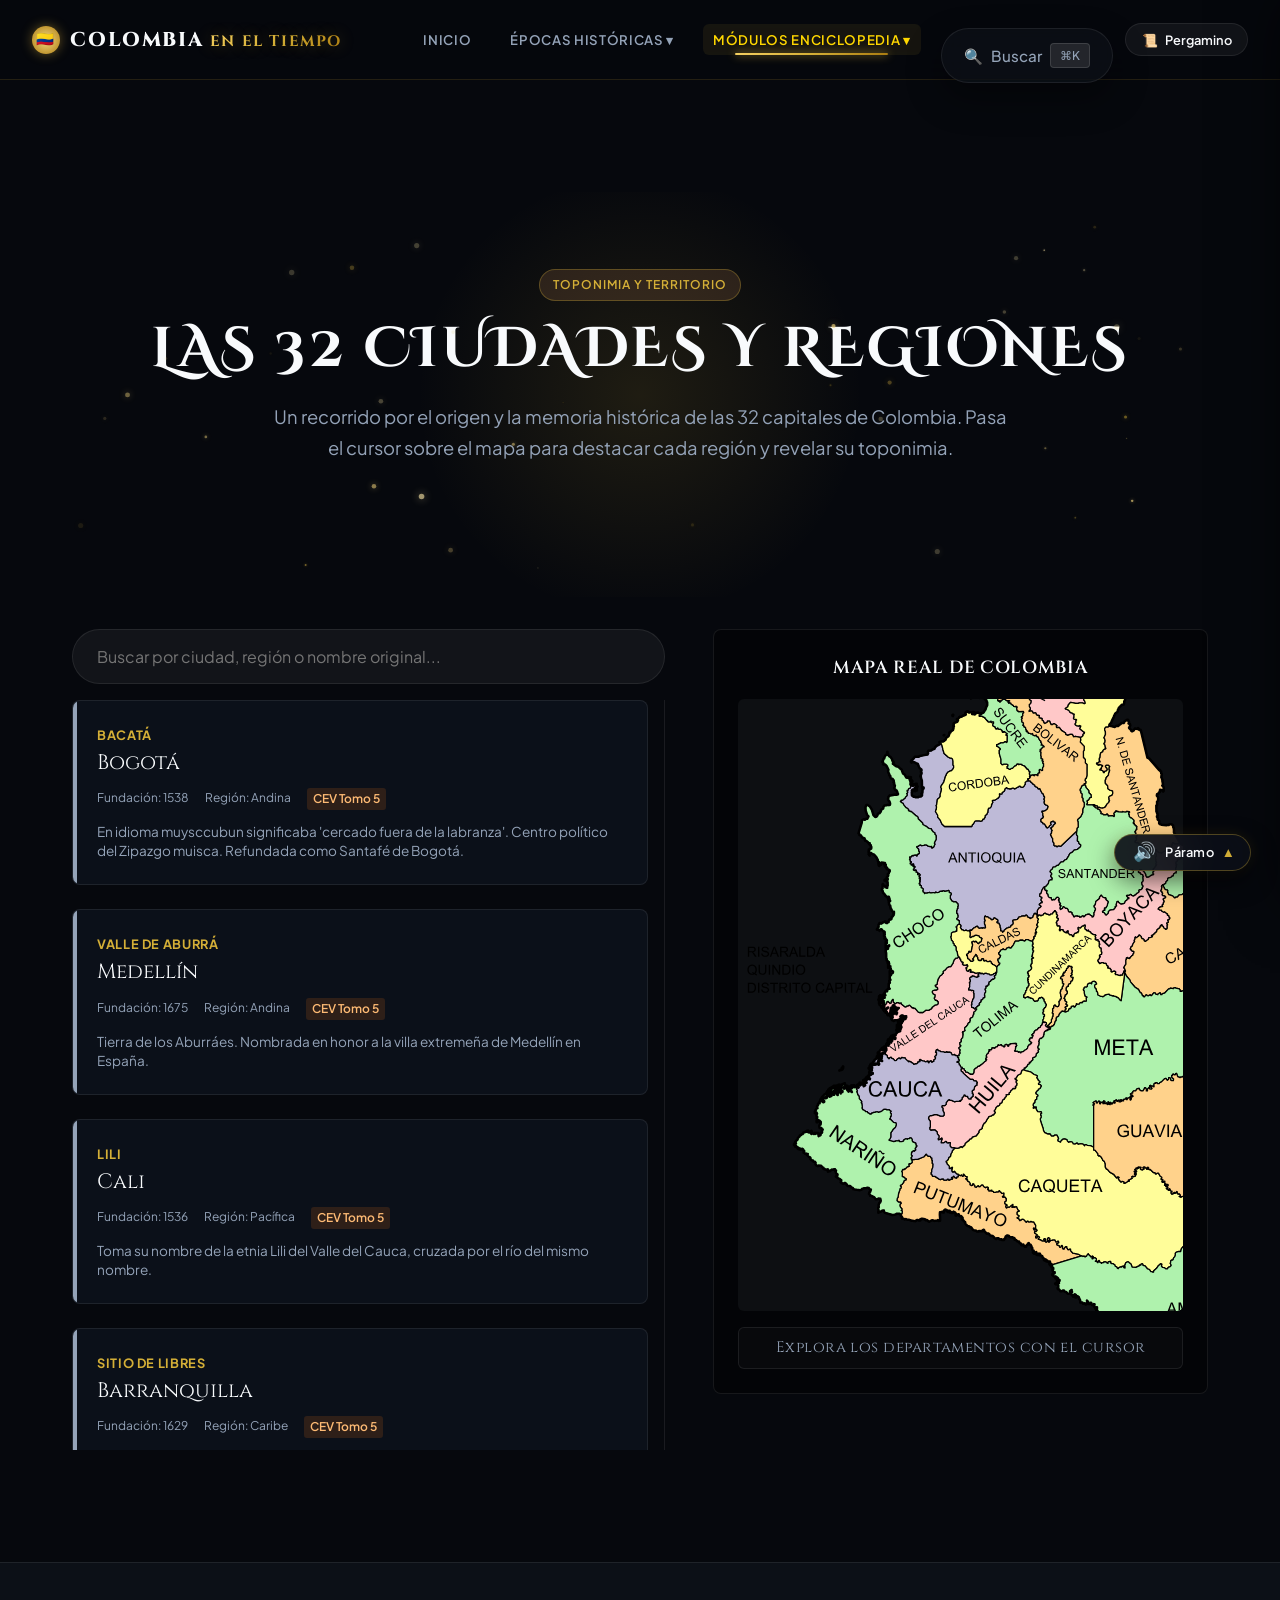
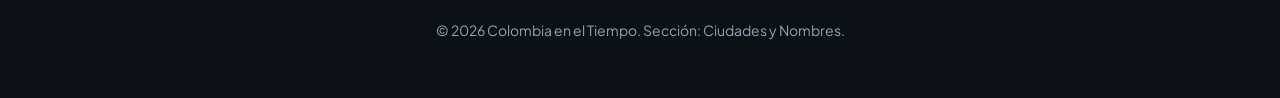
<file: ciudades-historicas.html>
<!DOCTYPE html>
<html lang="es">
<head>
  <meta charset="UTF-8">
  <meta name="viewport" content="width=device-width, initial-scale=1.0">
  <title>Ciudades y Municipios Históricos - Colombia en el Tiempo</title>
  <meta name="description" content="Mapa y catálogo interactivo de las 32 capitales y regiones de Colombia, sus nombres prehispánicos originales e historia.">
  


  
  <meta name="theme-color" content="#06080d">
  <link rel="icon" type="image/svg+xml" href="assets/images/icon-colombianopedia.svg">
  <link rel="manifest" href="manifest.json">

  <!-- Tipografías de Museo y Jerarquía Editorial -->
  <link rel="preconnect" href="https://fonts.googleapis.com">
  <link rel="preconnect" href="https://fonts.gstatic.com" crossorigin>
  <link href="https://fonts.googleapis.com/css2?family=Cinzel+Decorative:wght@700;900&family=Cinzel:wght@500;600;700;800;900&family=Plus+Jakarta+Sans:ital,wght@0,300;0,400;0,500;0,600;0,700;1,400&family=JetBrains+Mono:wght@400;500;700&display=swap" rel="stylesheet">

  <link rel="stylesheet" href="css/style.css?v=3.0">

  <style>
    :root {
      --header-height: 80px;
      --font-display: 'Cinzel Decorative', 'Cinzel', serif;
      --font-title: 'Cinzel', serif;
      --font-body: 'Plus Jakarta Sans', sans-serif;
      --font-mono: 'JetBrains Mono', monospace;
    }

    main.container {
      padding-top: calc(var(--header-height, 80px) + 2rem) !important;
    }

    /* Estilos específicos para la sección de 32 ciudades con mapa */
    .cities-layout {
      display: grid;
      grid-template-columns: 1.2fr 1fr;
      gap: 3rem;
      align-items: start;
      margin-top: 2rem;
    }
    
    .left-panel {
      min-height: 600px;
    }
    
    .list-side {
      display: flex;
      flex-direction: column;
      gap: 1.5rem;
      max-height: 750px;
      overflow-y: auto;
      padding-right: 1rem;
      border-right: 1px solid var(--border-card);
    }
    
    .map-side {
      position: sticky;
      top: 100px;
      background: rgba(0, 0, 0, 0.4);
      border: 1px solid var(--border-card);
      border-radius: 8px;
      padding: 1.5rem;
      display: flex;
      flex-direction: column;
      align-items: center;
      justify-content: center;
      max-height: 85vh; /* Evita que la tarjeta del mapa sea más alta que el viewport */
      overflow: hidden;
    }
    
    .search-input {
      width: 100%;
      padding: 1rem 1.5rem;
      background: rgba(255, 255, 255, 0.05);
      border: 1px solid var(--border-card);
      border-radius: 30px;
      color: var(--text-primary);
      font-size: 1rem;
      outline: none;
      transition: all 0.3s ease;
      font-family: var(--font-body);
      margin-bottom: 1rem;
    }
    
    .search-input:focus {
      border-color: var(--accent);
      background: rgba(255, 255, 255, 0.08);
      box-shadow: 0 0 15px rgba(var(--accent-rgb), 0.15);
    }
    
    .city-card {
      background: var(--bg-card);
      border: 1px solid var(--border-card);
      border-radius: 8px;
      padding: 1.5rem;
      transition: all 0.3s ease;
      position: relative;
      overflow: hidden;
      cursor: pointer;
      flex-shrink: 0; /* Evitar que flexbox colapse el tamaño de las tarjetas */
    }
    
    .city-card::before {
      content: '';
      position: absolute;
      top: 0;
      left: 0;
      width: 4px;
      height: 100%;
      background: var(--text-secondary);
      transition: background 0.3s ease;
    }
    
    .city-card.selected-card::before {
      background: var(--accent);
    }
    
    .city-card.selected-card {
      border-color: var(--accent);
      background: rgba(var(--accent-rgb), 0.03);
      box-shadow: 0 0 15px rgba(var(--accent-rgb), 0.1);
    }
    
    .city-names {
      display: flex;
      flex-direction: column;
      margin-bottom: 0.5rem;
    }
    
    .city-current {
      font-family: var(--font-title);
      font-size: 1.3rem;
      color: var(--text-primary);
    }
    
    .city-original {
      font-size: 0.8rem;
      color: var(--accent);
      text-transform: uppercase;
      letter-spacing: 0.05em;
      font-weight: 700;
    }
    
    .city-meta {
      font-size: 0.75rem;
      color: var(--text-secondary);
      margin-bottom: 0.75rem;
      display: flex;
      gap: 1rem;
    }
    
    /* ==========================================================
       DISEÑO DE MAPA REGIONAL PREMIUM CON CONTRASTE E INTERACTIVIDAD
       ========================================================== */
    #map-container {
      overflow: hidden; 
      border-radius: 6px;
      width: 100%;
      display: flex;
      justify-content: center;
      align-items: center;
      background: #0d0f12;
    }

    svg#mapa-real-colombia {
      background: #0d0f12;
      max-height: 72vh; /* Altura máxima estricta para que quepa entero en pantalla sin recortarse */
      width: 100%;
      height: auto;
      display: block;
      transform-origin: center center;
    }
    
    /* Color base de los departamentos */
    svg#mapa-real-colombia path.departamento {
      /* Transiciones suaves y eficientes por hardware */
      transition: transform 0.25s cubic-bezier(0.2, 0.8, 0.2, 1), fill 0.25s ease, stroke 0.25s ease;
      cursor: pointer;
      pointer-events: auto !important; /* Asegurar que escuchen los eventos del mouse */
      transform-origin: center center;
    }
    
    /* OPTIMIZACIÓN CRÍTICA: Desactivar eventos de mouse en todos los paths que NO sean departamentos */
    svg#mapa-real-colombia path:not(.departamento) {
      pointer-events: none !important;
    }
    svg#mapa-real-colombia g {
      pointer-events: none !important; /* Desactivar eventos de grupos completos (textos, ríos) */
    }
    svg#mapa-real-colombia #city-markers-group {
      pointer-events: auto !important; /* Pero mantener activos los marcadores de ciudades */
    }
    svg#mapa-real-colombia #city-markers-group circle {
      pointer-events: auto !important;
    }
    
    /* EFECTO DE SALTO (POP OUT) 100% EFICIENTE - SIN MUTACIÓN DE DOM */
    svg#mapa-real-colombia path.departamento.active-highlight {
      transform: scale(1.05) !important;
      stroke: var(--accent) !important;
      stroke-width: 2.5px !important;
      fill-opacity: 0.95 !important;
      filter: drop-shadow(0 0 10px rgba(var(--accent-rgb), 0.5)) !important;
    }
    
    /* 1. Región Andina (Naranja/Terracota sutil) */
    svg#mapa-real-colombia path.departamento.region-Andina {
      fill: rgba(230, 126, 34, 0.18) !important;
      stroke: rgba(230, 126, 34, 0.4) !important;
      stroke-width: 1px !important;
    }
    svg#mapa-real-colombia path.departamento.region-Andina:hover,
    svg#mapa-real-colombia path.departamento.region-Andina.active-highlight {
      fill: rgba(230, 126, 34, 0.35) !important;
    }
    
    /* 2. Región Caribe (Azul sutil) */
    svg#mapa-real-colombia path.departamento.region-Caribe {
      fill: rgba(52, 152, 219, 0.18) !important;
      stroke: rgba(52, 152, 219, 0.4) !important;
      stroke-width: 1px !important;
    }
    svg#mapa-real-colombia path.departamento.region-Caribe:hover,
    svg#mapa-real-colombia path.departamento.region-Caribe.active-highlight {
      fill: rgba(52, 152, 219, 0.35) !important;
    }
    
    /* 3. Región Amazonía (Verde sutil) */
    svg#mapa-real-colombia path.departamento.region-Amazonía {
      fill: rgba(46, 204, 113, 0.18) !important;
      stroke: rgba(46, 204, 113, 0.4) !important;
      stroke-width: 1px !important;
    }
    svg#mapa-real-colombia path.departamento.region-Amazonía:hover,
    svg#mapa-real-colombia path.departamento.region-Amazonía.active-highlight {
      fill: rgba(46, 204, 113, 0.35) !important;
    }
    
    /* 4. Región Pacífica (Teal sutil) */
    svg#mapa-real-colombia path.departamento.region-Pacífica {
      fill: rgba(26, 188, 156, 0.18) !important;
      stroke: rgba(26, 188, 156, 0.4) !important;
      stroke-width: 1px !important;
    }
    svg#mapa-real-colombia path.departamento.region-Pacífica:hover,
    svg#mapa-real-colombia path.departamento.region-Pacífica.active-highlight {
      fill: rgba(26, 188, 156, 0.35) !important;
    }
    
    /* 5. Región Orinoquía (Oro/Amarillo sutil) */
    svg#mapa-real-colombia path.departamento.region-Orinoquía {
      fill: rgba(241, 196, 15, 0.15) !important;
      stroke: rgba(241, 196, 15, 0.4) !important;
      stroke-width: 1px !important;
    }
    svg#mapa-real-colombia path.departamento.region-Orinoquía:hover,
    svg#mapa-real-colombia path.departamento.region-Orinoquía.active-highlight {
      fill: rgba(241, 196, 15, 0.3) !important;
    }
    
    /* 6. Región Insular (Púrpura sutil) */
    svg#mapa-real-colombia path.departamento.region-Insular {
      fill: rgba(155, 89, 182, 0.22) !important;
      stroke: rgba(155, 89, 182, 0.5) !important;
      stroke-width: 1px !important;
    }
    svg#mapa-real-colombia path.departamento.region-Insular:hover,
    svg#mapa-real-colombia path.departamento.region-Insular.active-highlight {
      fill: rgba(155, 89, 182, 0.4) !important;
    }
    
    /* CORRECCIÓN CRÍTICA: Ocultar los textos vectorizados originales que saturan y no tienen contraste */
    svg#mapa-real-colombia g[id^="flowRoot"] {
      display: none !important;
    }
    svg#mapa-real-colombia text {
      display: none !important;
    }
    
    /* Ríos principales en azul sutil */
    svg#mapa-real-colombia g[inkscape:label="Ríos principales"] path {
      stroke: #2e86de !important;
      stroke-width: 1px !important;
      fill: none !important;
      opacity: 0.5;
    }
    
    /* Límites internacionales */
    svg#mapa-real-colombia g[inkscape:label="Límites internacionales"] path {
      stroke: rgba(255, 255, 255, 0.3) !important;
      stroke-width: 1.2px !important;
      fill: none !important;
    }

    svg#mapa-real-colombia rect {
      stroke: rgba(255, 255, 255, 0.15) !important;
      fill: none !important;
    }
    
    /* Marcadores de ciudades */
    .city-marker {
      fill: #ffffff;
      stroke: #000;
      stroke-width: 1.5;
      cursor: pointer;
      transition: all 0.3s ease;
      filter: drop-shadow(0 0 4px rgba(0,0,0,0.8));
    }
    
    .city-marker:hover, .city-marker.active-marker {
      fill: var(--accent);
      r: 8.5;
      filter: drop-shadow(0 0 10px var(--accent));
      stroke: #ffffff;
      stroke-width: 2;
    }

    /* Etiqueta flotante del nombre de la ciudad activa (Limpio, dinámico) */
    #active-city-label {
      pointer-events: none; /* Evita bloquear interacciones del mouse */
      font-family: var(--font-title);
      font-size: 13px;
      font-weight: bold;
      fill: #ffffff;
      text-transform: uppercase;
      filter: drop-shadow(0 0 4px #000) drop-shadow(0 0 2px #000);
      opacity: 0;
      transition: opacity 0.3s ease;
    }

    #active-city-label.visible {
      opacity: 1;
    }

    /* Etiqueta interactiva flotante de información del mapa */
    .map-info-bar {
      margin-top: 1rem;
      padding: 0.75rem 1.5rem;
      background: rgba(255, 255, 255, 0.02);
      border: 1px solid var(--border-card);
      border-radius: 6px;
      font-family: var(--font-title);
      font-size: 0.95rem;
      color: var(--text-secondary);
      text-align: center;
      min-height: 2.5rem;
      display: flex;
      align-items: center;
      justify-content: center;
      width: 100%;
      letter-spacing: 0.03em;
    }

    .map-info-bar span.active-dept {
      color: var(--accent);
      font-weight: bold;
      margin-right: 0.5rem;
    }

    /* Botón Volver a la Lista */
    .back-btn {
      background: rgba(255, 255, 255, 0.02);
      border: 1px solid var(--border-card);
      color: var(--accent);
      font-family: var(--font-title);
      font-size: 0.9rem;
      font-weight: bold;
      cursor: pointer;
      display: flex;
      align-items: center;
      gap: 0.5rem;
      margin-bottom: 1.5rem;
      text-transform: uppercase;
      letter-spacing: 0.05em;
      padding: 0.75rem 1.25rem;
      border-radius: 30px;
      transition: all 0.3s ease;
      width: fit-content;
    }

    .back-btn:hover {
      background: rgba(var(--accent-rgb), 0.08);
      border-color: var(--accent);
      box-shadow: 0 0 10px rgba(var(--accent-rgb), 0.1);
    }
    
    @media (max-width: 900px) {
      .cities-layout {
        grid-template-columns: 1fr;
      }
      .list-side {
        max-height: 500px;
        border-right: none;
        border-bottom: 1px solid var(--border-card);
        padding-bottom: 2rem;
      }
    }
  </style>
  <link class="theme-loader" rel="expect" href="#hero-section" blocking="render">
</head>
<body>

  <!-- Encabezado Común -->
  <header>
    <div class="header-left">
      <a href="index.html" class="logo-monumental" aria-label="Inicio de Colombianopedia">
        <span class="logo-badge-icon">🇨🇴</span>
        <span>COLOMBIA <span class="gold-text">EN EL TIEMPO</span></span>
      </a>
    </div>

    <nav class="nav-container" aria-label="Navegación principal">
      <div class="nav-links-cluster" id="mainNavLinks">
        <!-- 1. Inicio -->
        <a href="index.html" class="nav-item-link">Inicio</a>

        <!-- 2 a 7. Dropdown de las 6 Épocas Históricas -->
        <div class="nav-dropdown">
          <button type="button" class="dropdown-trigger-btn" aria-haspopup="true" aria-expanded="false">
            Épocas Históricas ▾
          </button>
          <ul class="nav-dropdown-menu">
            <li>
              <a href="precolombina.html">
                <span>Época Precolombina</span>
                <span class="menu-era-tag">Origen</span>
              </a>
            </li>
            <li>
              <a href="colonia.html">
                <span>Conquista y Colonia</span>
                <span class="menu-era-tag">1492–1810</span>
              </a>
            </li>
            <li>
              <a href="independencia.html">
                <span>Independencia y Grito</span>
                <span class="menu-era-tag">1810–1830</span>
              </a>
            </li>
            <li>
              <a href="siglo-xix.html">
                <span>República (Siglo XIX)</span>
                <span class="menu-era-tag">1830–1899</span>
              </a>
            </li>
            <li>
              <a href="siglo-xx.html">
                <span>Tensiones del Siglo XX</span>
                <span class="menu-era-tag">1900–1999</span>
              </a>
            </li>
            <li>
              <a href="memoria.html">
                <span>Memoria y Paz (Siglo XXI)</span>
                <span class="menu-era-tag">2000–Pres.</span>
              </a>
            </li>
          </ul>
        </div>

        <!-- 8 a 14. Dropdown de los 7 Módulos de la Enciclopedia -->
        <div class="nav-dropdown">
          <button type="button" class="dropdown-trigger-btn active" aria-haspopup="true" aria-expanded="false">
            Módulos Enciclopedia ▾
          </button>
          <ul class="nav-dropdown-menu">
            <li><a href="otras-culturas.html">🏛️ Atlas de las 115 Tribus</a></li>
            <li><a href="muiscas.html">✨ Enciclopedia Muisca & Dorado</a></li>
            <li><a href="geografia-y-geologia.html">🌋 Geología, Fallas & Regiones</a></li>
            <li><a href="ciudades-historicas.html" class="active">🗺️ 32 Ciudades & Toponimia</a></li>
            <li><a href="leyendas-ancestrales.html">📜 Mitos & Leyendas Vivas</a></li>
            <li><a href="mentes-y-figuras.html">🖋️ Grandes Mentes e Ilustres</a></li>
            <li><a href="iceberg-violencia.html">🧊 Iceberg de la Memoria</a></li>
          </ul>
        </div>
      </div>

      <!-- Acciones de Cabecera: Buscador ⌘K y Selector de Modo Pergamino -->
      <div class="header-actions">
        <button type="button" class="header-search-btn universal-search-trigger" aria-label="Abrir buscador universal (⌘K)">
          <span>🔍</span>
          <span style="font-weight: 500;">Buscar</span>
          <span class="search-shortcut-badge">⌘K</span>
        </button>

        <button type="button" class="reading-mode-toggle" id="readingModeToggle" title="Alternar Modo Lectura Pergamino">
          📜 <span>Pergamino</span>
        </button>

        <button type="button" class="mobile-menu-btn" id="mobileMenuToggle" aria-label="Abrir menú de navegación">
          ☰
        </button>
      </div>
    </nav>
  </header>

  <main class="container">
    
    <section class="hero" id="hero-section">
      <div class="document-badge" style="background: rgba(229,152,102,0.15); color: var(--accent);">
        Toponimia y Territorio
      </div>
      <h1>Las 32 Ciudades y Regiones</h1>
      <p>Un recorrido por el origen y la memoria histórica de las 32 capitales de Colombia. Pasa el cursor sobre el mapa para destacar cada región y revelar su toponimia.</p>
    </section>

    <!-- Layout dividido -->
    <div class="cities-layout">
      
      <!-- Lado izquierdo: Buscador y Lista de 32 ciudades OR Panel de Detalles -->
      <div class="left-panel">
        
        <!-- VISTA DE LISTA (Buscador y Tarjetas) -->
        <div id="list-view">
          <input type="text" class="search-input" id="citySearch" placeholder="Buscar por ciudad, región o nombre original..." onkeyup="filterCities()">
          <div class="list-side" id="citiesList">
            <!-- Se cargan dinámicamente mediante JS -->
          </div>
        </div>
        
        <!-- VISTA DE DETALLES HISTÓRICOS (A su costado izquierdo) -->
        <div id="detail-view" style="display: none;">
          <button class="back-btn" onclick="showListView()">
            ← Volver a la lista de ciudades
          </button>
          <div id="detail-content">
            <!-- Se inyecta dinámicamente al seleccionar una ciudad -->
          </div>
        </div>
        
      </div>
      
      <!-- Lado derecho: Mapa SVG interactivo -->
      <div class="map-side">
        <h3 class="title-font" style="font-size: 1.1rem; margin-bottom: 1rem; color: var(--text-primary); text-transform: uppercase;">
          Mapa Real de Colombia
        </h3>
        <div id="map-container">
          <!-- Aquí se inyecta el SVG del mapa con JS -->
        </div>
        <!-- Barra de información dinámica para evitar saturar de texto el mapa -->
        <div class="map-info-bar" id="map-info-bar">
          Explora los departamentos con el cursor
        </div>
      </div>

    </div>

  </main>

  <footer>
    <p>&copy; 2026 Colombia en el Tiempo. Sección: Ciudades y Nombres.</p>
  </footer>

  <script src="js/main.js"></script>
  
  <script>
    // Base de datos calibrada de las 32 ciudades / capitales
    const citiesData = [
      { 
        id: "bogota", 
        name: "Bogotá", 
        originalName: "Bacatá", 
        department: "Cundinamarca", 
        x: 385, 
        y: 430, 
        region: "Andina", 
        date: "1538", 
        desc: "En idioma muysccubun significaba 'cercado fuera de la labranza'. Centro político del Zipazgo muisca. Refundada como Santafé de Bogotá.",
        cevData: {
          macro: "Conflicto Urbano & Centro Político del País (CEV Tomo 5)",
          patron: "Escenario de magnicidios de candidatos presidenciales (Galán, Pardo Leal, Jaramillo Ossa, Pizarro), atentados con explosivos (DAS 1989, Club El Nogal 2003 por las FARC), y principal ciudad receptora de más de 450.000 personas en situación de desplazamiento forzado. En Altos de Cazucá y Soacha se orquestó en 2008 el entramado de reclutamiento bajo engaño y ejecuciones extrajudiciales (Falsos Positivos) perpetrado por la Brigada XV.",
          hitos: "Holocausto del Palacio de Justicia (1985), Carrobomba El Nogal (2003), Ejecuciones extrajudiciales de Soacha (2008)."
        }
      },
      { 
        id: "medellin", 
        name: "Medellín", 
        originalName: "Valle de Aburrá", 
        department: "Antioquia", 
        x: 285, 
        y: 345, 
        region: "Andina", 
        date: "1675", 
        desc: "Tierra de los Aburráes. Nombrada en honor a la villa extremeña de Medellín en España.",
        cevData: {
          macro: "Conflicto Urbano & Cooptación Territorial (CEV Tomo 5)",
          patron: "Laboratorio de milicias populares revolucionarias en los 80, narcoterrorismo del Cartel de Medellín y posterior hegemonía del Bloque Cacique Nutibara (Don Berna) y la Oficina de Envigado. En octubre de 2002 se ejecutó la Operación Orión en la Comuna 13 con helicópteros artillados Black Hawk y fuerzas combinadas, seguida de desapariciones forzadas en 'La Escombrera', considerada la mayor fosa común urbana de América Latina.",
          hitos: "Operación Orión (octubre 2002), La Escombrera, hegemonía de la Oficina de Envigado y pactos de fusil."
        }
      },
      { 
        id: "cali", 
        name: "Cali", 
        originalName: "Lili", 
        department: "Valle del Cauca", 
        x: 235, 
        y: 485, 
        region: "Pacífica", 
        date: "1536", 
        desc: "Toma su nombre de la etnia Lili del Valle del Cauca, cruzada por el río del mismo nombre.",
        cevData: {
          macro: "Valle del Cauca & Corredor Urbano del Pacífico (CEV Tomo 5)",
          patron: "Centro financiero del Cartel de Cali en los años 80 y 90, seguido de la incursión del Bloque Calima de las AUC. El Distrito de Aguablanca albergó a más de 200.000 personas desplazadas del Litoral Pacífico. En 2021 fue el epicentro del Paro Nacional y Estallido Social, donde la CEV documentó el uso desproporcionado de armas letales y el fenómeno de civiles armados disparando en coordinación con la fuerza pública.",
          hitos: "Secuestro en la Iglesia La María (1999, ELN), Masacre de El Naya (2001), Estallido Social (2021)."
        }
      },
      { 
        id: "barranquilla", 
        name: "Barranquilla", 
        originalName: "Sitio de Libres", 
        department: "Atlántico", 
        x: 315, 
        y: 95, 
        region: "Caribe", 
        date: "1629", 
        desc: "Fundada originalmente por pastores libres de control terrateniente en las riberas del Magdalena.",
        cevData: {
          macro: "Litoral Caribe & Captura de Rentas Portuarias (CEV Tomo 5)",
          patron: "Eje portuario capturado por el Frente José Pablo Díaz del Bloque Norte de las AUC. Cooptación criminal de empresas de aseo, cooperativas de salud distrital y la Universidad del Atlántico (asesinato de líderes sindicales y del sociólogo Alfredo Correa de Andreis), facilitando además la exportación de cargamentos de cocaína por el río Magdalena.",
          hitos: "Asesinato del profesor Alfredo Correa de Andreis (2004), captura de la red hospitalaria distrital, violencia antisindical."
        }
      },
      { 
        id: "cartagena", 
        name: "Cartagena", 
        originalName: "Calamarí", 
        department: "Bolívar", 
        x: 295, 
        y: 115, 
        region: "Caribe", 
        date: "1533", 
        desc: "Originalmente poblada por los indígenas caribes Calamarí ('cangrejo'). Rediseñada como fuerte militar colonial.",
        cevData: {
          macro: "Montes de María & Cinturón Costero de Exclusión (CEV Tomo 5)",
          patron: "Destino receptor de más de 120.000 campesinos y comunidades afro desplazadas de Montes de María y el sur de Bolívar tras las masacres de El Salado y Chengue. Aguda segregación socioespacial entre la ciudad amurallada turística y los cinturones de miseria y bajamar de la Ciénaga de la Virgen y cerro de La Popa, con despojo de playones comunales.",
          hitos: "Recepción de desplazados de Montes de María, despojo de territorios afro en La Boquilla, hostigamiento a reclamantes de tierras."
        }
      },
      { id: "santamarta", name: "Santa Marta", originalName: "Gaira / Teyuna", department: "Magdalena", x: 342, y: 90, region: "Caribe", date: "1525", desc: "La ciudad más antigua en pie de Colombia. Rodeada de los cacicazgos Tairona y el río Gaira." },
      { id: "tunja", name: "Tunja", originalName: "Hunza", department: "Boyacá", x: 395, y: 395, region: "Andina", date: "1539", desc: "Antigua Hunza, gran capital de la Confederación Muisca del norte, regida por el Zaque." },
      { id: "bucaramanga", name: "Bucaramanga", originalName: "Valle de los Guanes", department: "Santander", x: 388, y: 310, region: "Andina", date: "1622", desc: "Asentamiento minero en las tierras de los indígenas Guanes y Girón." },
      { 
        id: "popayan", 
        name: "Popayán", 
        originalName: "Pubén", 
        department: "Cauca", 
        x: 235, 
        y: 530, 
        region: "Andina", 
        date: "1537", 
        desc: "Sede del cacicazgo Pubenense en el alto río Cauca. Gran centro administrativo virreinal.",
        cevData: {
          macro: "Norte del Cauca & Macizo Andino (CEV Tomo 5)",
          patron: "Capital histórica enfrentada a la tensión agraria y étnica del departamento. Epicentro de las movilizaciones y de la Minga Indígena del CRIC. La ciudad vivió tomas guerrilleras de las FARC, bloqueos a la Vía Panamericana y asesinatos selectivos de líderes indígenas y guardias kiwe thegnas.",
          hitos: "Minga Social y Comunitaria, Masacre de El Naya (2001), resistencia de la Guardia Indígena frente a actores armados."
        }
      },
      { id: "pasto", name: "San Juan de Pasto", originalName: "Past Awá", department: "Nariño", x: 195, y: 600, region: "Andina", date: "1537", desc: "Del nombre de la comunidad indígena de los Pastos ('Gente de la tierra')." },
      { id: "leticia", name: "Leticia", originalName: "Huitoto / Tikuna", department: "Amazonas", x: 510, y: 885, region: "Amazonía", date: "1867", desc: "Territorio sagrado de clanes Tikuna, Cocama y Huitoto en las orillas del río Amazonas." },
      { id: "sanandres", name: "San Andrés", originalName: "Saturnina", department: "San Andrés y Providencia", x: 50, y: 55, region: "Insular", date: "1822 (adhesión)", desc: "Isla caribeña con un fuerte legado raizal, anglo-africano y marítimo." },
      { 
        id: "cucuta", 
        name: "Cúcuta", 
        originalName: "Guasimales / Cúcuto", 
        department: "Norte de Santander", 
        x: 430, 
        y: 265, 
        region: "Andina", 
        date: "1733", 
        desc: "Tierra gobernada por el Cacique Cúcuto. Famosa por sus cultivos de cacao coloniales.",
        cevData: {
          macro: "Catatumbo & Frontera Nororiental (CEV Tomo 5)",
          patron: "Enclave fronterizo estratégico. El Bloque Catatumbo liderado por Salvatore Mancuso operó en el área metropolitana cometiendo homicidios selectivos y trasladando cientos de cuerpos hacia los hornos crematorios de Juan Frío (Villa del Rosario) para desaparecerlos de los censos de homicidios del Estado.",
          hitos: "Hornos crematorios de Juan Frío, desaparición forzada transfronteriza y Masacre de La Gabarra (1999)."
        }
      },
      { id: "ibague", name: "Ibagué", originalName: "Valle de las Lanzas", department: "Tolima", x: 308, y: 440, region: "Andina", date: "1550", desc: "Asentamiento en el territorio del Cacique Ibagué de la etnia Pijao." },
      { id: "neiva", name: "Neiva", originalName: "Organos", department: "Huila", x: 295, y: 495, region: "Andina", date: "1612", desc: "Punto de partida de expediciones coloniales en territorio de indígenas Pijaos y Yalcones." },
      { 
        id: "quibdo", 
        name: "Quibdó", 
        originalName: "Citará", 
        department: "Chocó", 
        x: 220, 
        y: 375, 
        region: "Pacífica", 
        date: "1664", 
        desc: "Territorio de los indígenas Citaráes en las riberas selváticas del río Atrato.",
        cevData: {
          macro: "Chocó & Cuenca del Río Atrato (CEV Tomo 5)",
          patron: "Principal centro urbano del Chocó (más del 90% población afrocolombiana e indígena). Sufrió el confinamiento por el bloqueo fluvial del Atrato impuesto por las FARC y paramilitares, y la recepción masiva de víctimas de la masacre de Bojayá de 2002. En la última década padece fronteras invisibles y extorsión por bandas criminales y el Clan del Golfo.",
          hitos: "Recepción de sobrevivientes de Bojayá (2002), Sentencia T-622/16 (Atrato Sujeto de Derechos), Paros Cívicos Chocoanos."
        }
      },
      { id: "villavicencio", name: "Villavicencio", originalName: "Gramalote", department: "Meta", x: 395, y: 475, region: "Orinoquía", date: "1840", desc: "Fundado como paso de ganado del altiplano a los llanos orientales de la cuenca." },
      { id: "yopal", name: "Yopal", originalName: "El Yopo", department: "Casanare", x: 440, y: 400, region: "Orinoquía", date: "1915", desc: "Llamada así por la abundancia del árbol de Yopo, cuyas semillas eran inhaladas ritualmente por indígenas." },
      { 
        id: "arauca", 
        name: "Arauca", 
        originalName: "Guahibo / Betoye", 
        department: "Arauca", 
        x: 490, 
        y: 305, 
        region: "Orinoquía", 
        date: "1780", 
        desc: "Tierra de pastores y llaneros en los límites con el río Arauca.",
        cevData: {
          macro: "Orinoquía Fronteriza & Renta Petrolera (CEV Tomo 5)",
          patron: "Territorio binacional marcado por la renta petrolera de Caño Limón y una feroz guerra territorial fratricida entre el ELN (Frente Domingo Laín) y el Frente 10 de las FARC. Campos minados en zonas rurales y confinamiento forzado de comunidades indígenas Hitnü en Caño Mochuelo.",
          hitos: "Atentados al oleoducto Caño Limón-Coveñas, guerra FARC-ELN (2006-2010), confinamiento del pueblo Hitnü."
        }
      },
      { id: "mitu", name: "Mitú", originalName: "Vaupés", department: "Vaupés", x: 560, y: 630, region: "Amazonía", date: "1936", desc: "Capital en el corazón de la selva del Vaupés, cruzada por el mítico río de las flautas." },
      { id: "inirida", name: "Inírida", originalName: "Guainía", department: "Guainía", x: 615, y: 510, region: "Amazonía", date: "1963", desc: "Tierra de transición fluvial en el oriente del país." },
      { id: "puertocarreno", name: "Puerto Carreño", originalName: "Orinoco / Guahibo", department: "Vichada", x: 640, y: 305, region: "Orinoquía", date: "1913", desc: "Ubicada en la confluencia de los colosales ríos Meta y Orinoco." },
      { 
        id: "mocoa", 
        name: "Mocoa", 
        originalName: "Putumayo", 
        department: "Putumayo", 
        x: 220, 
        y: 575, 
        region: "Andina", 
        date: "1563", 
        desc: "Fundación en las estribaciones andinas que descienden al piedemonte amazónico.",
        cevData: {
          macro: "Piedemonte Putumayense & Amazonía (CEV Tomo 5)",
          patron: "Bisagra entre los Andes y la selva amazónica. Vivió el impacto histórico del genocidio cauchero de la Casa Arana a inicios del siglo XX y la violencia armada contemporánea por el control de la cuenca cocalera y los yacimientos petroleros, además de la vulnerabilidad socioecológica evidenciada en la avalancha de 2017.",
          hitos: "Memoria del genocidio cauchero, violencia paramilitar del Bloque Sur Putumayo, tragedia socioambiental de 2017."
        }
      },
      { 
        id: "florencia", 
        name: "Florencia", 
        originalName: "La Perdiz", 
        department: "Caquetá", 
        x: 305, 
        y: 565, 
        region: "Amazonía", 
        date: "1902", 
        desc: "Nacida como puerto de extracción de caucho a inicios del siglo XX.",
        cevData: {
          macro: "Amazonía Profunda & Piedemonte Caqueteño (CEV Tomo 5)",
          patron: "Principal enclave de colonización andino-amazónica y centro logístico estatal durante las negociaciones de paz del Caguán (1998-2002) y la posterior Operación Patriota. Escenario de bombardeos, estigmatización del campesinado cocalero y magnicidio de la familia Turbay Cote por las FARC en la vía Paujil.",
          hitos: "Zona de Distensión del Caguán, Masacre de la familia Turbay Cote (2000), militarización de la base de Tres Esquinas."
        }
      },
      { 
        id: "sanjose", 
        name: "San José del Guaviare", 
        originalName: "Guaviare", 
        department: "Guaviare", 
        x: 435, 
        y: 530, 
        region: "Amazonía", 
        date: "1910", 
        desc: "Frontera de transición ecológica entre los llanos y la selva densa.",
        cevData: {
          macro: "Transición Amazonía-Orinoquía (CEV Tomo 5)",
          patron: "Punto de contacto y despojo territorial contra el pueblo nómada Nukak Makú tras su contacto en 1988. Puerto fluvial cocalero sobre el río Guaviare disputado por el Frente 1 de las FARC y el Bloque Centauros de las AUC, con masacres sistemáticas en Barrancón y La Carpa.",
          hitos: "Contacto violento y éxodo del pueblo Nukak (1988), Masacre de Mapiripán (traslado por el aeropuerto de San José), cultivos de uso ilícito."
        }
      },
      { 
        id: "sincelejo", 
        name: "Sincelejo", 
        originalName: "Cacicazgo Zenú", 
        department: "Sucre", 
        x: 290, 
        y: 145, 
        region: "Caribe", 
        date: "1775", 
        desc: "Toma el nombre del cacique zenú de la región de las sabanas.",
        cevData: {
          macro: "Sabanas de Sucre & Montes de María (CEV Tomo 5)",
          patron: "Punto de abastecimiento y mando del Bloque Héroes de los Montes de María. Desde fincas y cabeceras de Sucre se coordinaron las masacres de Pichilín (1996), Macayepo (2000), El Salado (2000) y Chengue (2001), dejando a las sabanas como una de las subregiones con mayor concentración de tierras despojadas del Caribe.",
          hitos: "Masacres de Chengue y El Salado, Parapolítica en la gobernación de Sucre (Salvador Arana), despojo de la ANUC."
        }
      },
      { id: "monteria", name: "Montería", originalName: "Valle del Sinú", department: "Córdoba", x: 260, y: 175, region: "Caribe", date: "1777", desc: "Fundada a orillas del río Sinú como sitio de cacería y agricultura." },
      { 
        id: "valledupar", 
        name: "Valledupar", 
        originalName: "Cacique Upar", 
        department: "Cesar", 
        x: 365, 
        y: 120, 
        region: "Caribe", 
        date: "1550", 
        desc: "Valle gobernado por el gran Cacique Chimila Upar. Cuna del vallenato.",
        cevData: {
          macro: "Sierra Nevada & Llanuras del Cesar (CEV Tomo 5)",
          patron: "Centro neurálgico de operaciones del Bloque Norte de las AUC comandado por Rodrigo Tovar Pupo (Jorge 40). Epicentro del despojo de cientos de miles de hectáreas ganaderas, complicidad de élites políticas en el escándalo de la 'Parapolítica', y sistemático exterminio contra el pueblo indígena Kankuamo en corregimientos como Atánquez y Los Haticos.",
          hitos: "Pacto de Chivolo (2000), genocidio de más de 400 comuneros Kankuamos, secuestros extorsivos de las FARC (frente 59)."
        }
      },
      { id: "riohacha", name: "Riohacha", originalName: "Süchiimma", department: "La Guajira", x: 388, y: 65, region: "Caribe", date: "1535", desc: "En idioma wayuunaiki significa 'Tierra del río'. Famosa por la extracción de perlas." },
      { id: "manizales", name: "Manizales", originalName: "Tierra de las Manizas", department: "Caldas", x: 292, y: 395, region: "Andina", date: "1849", desc: "Fundada por la Colonización Antioqueña. Toma su nombre de las piedras 'manizas'." },
      { id: "pereira", name: "Pereira", originalName: "Cartago Viejo", department: "Risaralda", x: 288, y: 408, region: "Andina", date: "1863", desc: "Ubicada en las antiguas ruinas coloniales de Cartago. Eje cafetero." },
      { id: "armenia", name: "Armenia", originalName: "Armenia", department: "Quindío", x: 288, y: 418, region: "Andina", date: "1889", desc: "Fundada durante la expansión cafetera del Quindío." }
    ];

    // DICCIONARIO DE MAPEO ESTÁTICO GEOGRÁFICO BIPARTITO (100% Preciso y libre de carreras de renderizado)
    const pathIdToDeptName = {
      "path7166": "Caldas",
      "path6453": "Putumayo",
      "path6417": "Chocó",
      "path7280": "Risaralda",
      "path6478": "Bolívar",
      "path7210": "Sucre",
      "path7187": "Atlántico",
      "path7184": "Magdalena",
      "path7175": "Cesar",
      "path7331": "Norte de Santander",
      "path7327": "Santander",
      "path7313": "Boyacá",
      "path7297": "Arauca",
      "path7291": "Casanare",
      "path7270": "Quindío",
      "path7261": "Valle del Cauca",
      "path7244": "Huila",
      "path6475": "Tolima",
      "path7202": "Meta",
      "path7239": "Caquetá",
      "path6457": "Amazonas",
      "path3784": "Vichada",
      "path3862": "Vaupés",
      "path6474": "Guainía",
      "path2967": "Guaviare",
      "path6388": "La Guajira",
      "path6415": "Cundinamarca",
      "path6442": "Cauca",
      "path7277": "Córdoba",
      "path7281": "Nariño",
      "path6396": "Antioquia",
      "path6640": "San Andrés y Providencia"
    };

    // Cargar el mapa SVG, clasificar regiones e inyectar marcadores
    fetch('assets/images/colombia_departments.svg')
      .then(response => response.text())
      .then(svgText => {
        const container = document.getElementById('map-container');
        container.innerHTML = svgText;
        
        // Esperamos al evento LOAD global y a una animación frame para asegurar que el navegador 
        // haya terminado la fase de LAYOUT y render, evitando que getBBox() devuelva 0.
        window.addEventListener('load', () => {
          requestAnimationFrame(() => {
            initializeMap();
          });
        });
      });

    function initializeMap() {
      const svg = document.getElementById('mapa-real-colombia');
      if (!svg) return;
      
      // Forzar viewBox responsivo
      svg.setAttribute('viewBox', '0 0 735 940');
      svg.style.width = '100%';
      svg.style.height = '100%';
      svg.style.display = 'block';
      
      // Crear elemento único de texto para la ciudad activa
      const activeLabel = document.createElementNS('http://www.w3.org/2000/svg', 'text');
      activeLabel.setAttribute('id', 'active-city-label');
      svg.appendChild(activeLabel);
      
      const paths = svg.querySelectorAll('path.departamento');
      paths.forEach(path => {
        const deptName = pathIdToDeptName[path.id];
        if (!deptName) return;
        
        // Encontrar la ciudad en citiesData que pertenezca a este departamento
        const closestCity = citiesData.find(c => 
          c.department.toLowerCase().includes(deptName.toLowerCase()) || 
          deptName.toLowerCase().includes(c.department.toLowerCase())
        );
        
        if (closestCity) {
          const bbox = path.getBBox();
          const ctm = path.getCTM();
          
          let cx = bbox.x + bbox.width / 2;
          let cy = bbox.y + bbox.height / 2;
          
          // CALIBRACIÓN GEOGRÁFICA DE LOS MARCADORES RESPECTO A LAS FRONTERAS DEL SVG
          if (closestCity.id === "leticia") {
            cx = bbox.x + bbox.width * 0.74;
            cy = bbox.y + bbox.height * 0.94; // Amazonas extremo sur (Leticia)
          } else if (closestCity.id === "riohacha") {
            cx = bbox.x + bbox.width * 0.65;
            cy = bbox.y + bbox.height * 0.2; // La Guajira norte (Riohacha)
          } else if (closestCity.id === "cartagena") {
            cx = bbox.x + bbox.width * 0.3;
            cy = bbox.y + bbox.height * 0.12; // Bolívar extremo norte (Cartagena)
          } else if (closestCity.id === "santamarta") {
            cx = bbox.x + bbox.width * 0.42;
            cy = bbox.y + bbox.height * 0.12; // Magdalena norte (Santa Marta)
          } else if (closestCity.id === "barranquilla") {
            cx = bbox.x + bbox.width * 0.45;
            cy = bbox.y + bbox.height * 0.25; // Atlántico norte (Barranquilla)
          } else if (closestCity.id === "sincelejo") {
            cx = bbox.x + bbox.width * 0.45;
            cy = bbox.y + bbox.height * 0.42; // Sucre
          } else if (closestCity.id === "monteria") {
            cx = bbox.x + bbox.width * 0.52;
            cy = bbox.y + bbox.height * 0.48; // Córdoba
          } else if (closestCity.id === "valledupar") {
            cx = bbox.x + bbox.width * 0.52;
            cy = bbox.y + bbox.height * 0.32; // Cesar norte (Valledupar)
          } else if (closestCity.id === "cucuta") {
            cx = bbox.x + bbox.width * 0.65;
            cy = bbox.y + bbox.height * 0.42; // Norte de Santander (Cúcuta)
          } else if (closestCity.id === "puertocarreno") {
            cx = bbox.x + bbox.width * 0.92;
            cy = bbox.y + bbox.height * 0.16; // Vichada extremo este (Puerto Carreño)
          } else if (closestCity.id === "inirida") {
            cx = bbox.x + bbox.width * 0.82;
            cy = bbox.y + bbox.height * 0.32; // Guainía este (Inírida)
          } else if (closestCity.id === "mitu") {
            cx = bbox.x + bbox.width * 0.62;
            cy = bbox.y + bbox.height * 0.52; // Vaupés centro (Mitú)
          } else if (closestCity.id === "quibdo") {
            cx = bbox.x + bbox.width * 0.62;
            cy = bbox.y + bbox.height * 0.45; // Chocó este-centro (Quibdó)
          } else if (closestCity.id === "pasto") {
            cx = bbox.x + bbox.width * 0.35;
            cy = bbox.y + bbox.height * 0.42; // Nariño centro (Pasto)
          } else if (closestCity.id === "popayan") {
            cx = bbox.x + bbox.width * 0.42;
            cy = bbox.y + bbox.height * 0.38; // Cauca center (Popayán)
          } else if (closestCity.id === "cali") {
            cx = bbox.x + bbox.width * 0.45;
            cy = bbox.y + bbox.height * 0.52; // Valle del Cauca center (Cali)
          } else if (closestCity.id === "sanandres") {
            cx = bbox.x + bbox.width * 0.25;
            cy = bbox.y + bbox.height * 0.25; // San Andrés isla
          }
          
          // Transformar el punto de coordenadas locales a la escala absoluta del SVG
          const localPt = svg.createSVGPoint();
          localPt.x = cx;
          localPt.y = cy;
          const absPt = localPt.matrixTransform(ctm);
          
          // Actualizar coordenadas en la base de datos en memoria
          closestCity.x = absPt.x;
          closestCity.y = absPt.y;
          
          // Almacenar el centro absoluto para el efecto de salto individual
          path.setAttribute('data-center-x', absPt.x);
          path.setAttribute('data-center-y', absPt.y);
          
          const cleanRegion = closestCity.region.split(' ')[0];
          path.classList.add('region-' + cleanRegion);
          path.setAttribute('data-dept', closestCity.department);
          path.setAttribute('data-region', closestCity.region);
          path.setAttribute('data-city-id', closestCity.id);
          
          // Limpiar títulos previos si los hay
          const oldTitles = path.querySelectorAll('title');
          oldTitles.forEach(t => t.remove());
          
          // Inyectar tooltip nativo de departamento
          const title = document.createElementNS('http://www.w3.org/2000/svg', 'title');
          title.textContent = `Departamento de ${closestCity.department}`;
          path.appendChild(title);
          
          // EFECTO DE SALTO (POP OUT) Y NOMBRE EN HOVER DEL DEPARTAMENTO
          path.addEventListener('mouseenter', () => {
            highlightDept(path);
            
            document.getElementById('map-info-bar').innerHTML = 
              `<span class="active-dept">${closestCity.department}</span> (${closestCity.region}) — Capital: ${closestCity.name}`;
            
            activeLabel.setAttribute('x', closestCity.x);
            activeLabel.setAttribute('y', closestCity.y - 12);
            activeLabel.setAttribute('text-anchor', 'middle');
            activeLabel.textContent = `${closestCity.name} (${closestCity.originalName})`;
            activeLabel.classList.add('visible');
          });
          
          path.addEventListener('mouseleave', () => {
            unhighlightDept(path);
            document.getElementById('map-info-bar').innerHTML = "Explora los departamentos con el cursor";
            activeLabel.classList.remove('visible');
          });
          
          // Permitir hacer clic en el departamento entero para abrir la ficha en el costado izquierdo
          path.addEventListener('click', () => {
            selectCity(closestCity.id);
          });
        }
      });
      
      // Dibujar los marcadores de ciudades usando las coordenadas calibradas dinámicamente
      const gMarkers = document.createElementNS('http://www.w3.org/2000/svg', 'g');
      gMarkers.setAttribute('id', 'city-markers-group');
      
      citiesData.forEach(city => {
        const circle = document.createElementNS('http://www.w3.org/2000/svg', 'circle');
        circle.setAttribute('cx', city.x);
        circle.setAttribute('cy', city.y);
        circle.setAttribute('r', '6.5');
        circle.setAttribute('class', 'city-marker');
        circle.setAttribute('id', 'marker-' + city.id);
        circle.setAttribute('onclick', `selectCity('${city.id}')`);
        
        // EFECTO EN HOVER DEL MARCADOR: SALTA EL DEPARTAMENTO CORRESPONDIENTE
        circle.addEventListener('mouseenter', () => {
          const deptPath = svg.querySelector(`path.departamento[data-city-id="${city.id}"]`);
          if (deptPath) highlightDept(deptPath);
          
          document.getElementById('map-info-bar').innerHTML = 
            `<span class="active-dept">${city.department}</span> (${city.region}) — Capital: ${city.name}`;
          
          activeLabel.setAttribute('x', city.x);
          activeLabel.setAttribute('y', city.y - 12);
          activeLabel.setAttribute('text-anchor', 'middle');
          activeLabel.textContent = `${city.name} (${city.originalName})`;
          activeLabel.classList.add('visible');
        });
        
        circle.addEventListener('mouseleave', () => {
          const deptPath = svg.querySelector(`path.departamento[data-city-id="${city.id}"]`);
          if (deptPath) unhighlightDept(deptPath);
          
          document.getElementById('map-info-bar').innerHTML = "Explora los departamentos con el cursor";
          activeLabel.classList.remove('visible');
        });
        
        gMarkers.appendChild(circle);
      });
      
      svg.appendChild(gMarkers);
    }

    // Funciones para aplicar el salto (Pop Out) de manera pura en CSS
    function highlightDept(path) {
      const cx = path.getAttribute('data-center-x');
      const cy = path.getAttribute('data-center-y');
      if (cx && cy) {
        path.style.transformOrigin = `${cx}px ${cy}px`;
      }
      path.classList.add('active-highlight');
    }
    
    function unhighlightDept(path) {
      path.classList.remove('active-highlight');
      path.style.transformOrigin = '';
    }

    // Renderizar la lista de cartas a la izquierda en la carga inicial
    const listContainer = document.getElementById('citiesList');
    citiesData.forEach(city => {
      const card = document.createElement('div');
      card.className = 'city-card';
      card.id = 'card-' + city.id;
      card.setAttribute('onclick', `selectCity('${city.id}')`);
      
      card.innerHTML = `
        <div class="city-names">
          <span class="city-original">${city.originalName}</span>
          <span class="city-current">${city.name}</span>
        </div>
        <div class="city-meta">
          <span>Fundación: ${city.date}</span>
          <span>Región: ${city.region}</span>
          ${city.cevData ? '<span style="color:#fdba74; font-weight:600; font-size:0.75rem; background:rgba(249,115,22,0.15); padding:1px 6px; border-radius:3px;">CEV Tomo 5</span>' : ''}
        </div>
        <p style="font-size: 0.85rem; line-height: 1.4; color: var(--text-secondary); margin: 0;">
          ${city.desc}
        </p>
      `;
      listContainer.appendChild(card);
    });

    // Función de selección e interactividad: Muestra la información a su costado izquierdo
    function selectCity(cityId) {
      // 1. Quitar marcas previas
      document.querySelectorAll('.city-marker').forEach(m => m.classList.remove('active-marker'));
      document.querySelectorAll('.city-card').forEach(c => c.classList.remove('selected-card'));
      
      // 2. Activar marcador correspondiente
      const marker = document.getElementById('marker-' + cityId);
      if (marker) marker.classList.add('active-marker');
      
      // 3. Activar carta correspondiente
      const card = document.getElementById('card-' + cityId);
      if (card) card.classList.add('selected-card');
      
      // 4. Cargar y mostrar la ficha de detalles en la columna de la izquierda
      const city = citiesData.find(c => c.id === cityId);
      if (city) {
        showDetailView(city);
      }
    }

    function showDetailView(city) {
      // Ocultar buscador e historial
      document.getElementById('list-view').style.display = 'none';
      
      const detailView = document.getElementById('detail-view');
      const detailContent = document.getElementById('detail-content');
      
      // Inyectar ficha histórica premium con la toponimia en el costado izquierdo
      detailContent.innerHTML = `
        <div class="city-detail-card" style="background: var(--bg-card); border: 1px solid var(--border-card); border-radius: 8px; padding: 2rem; position: relative; overflow: hidden; box-shadow: 0 10px 30px rgba(0,0,0,0.2);">
          <div class="document-badge" style="background: rgba(var(--accent-rgb), 0.1); color: var(--accent); margin-bottom: 1rem; width: fit-content;">Ficha Histórica</div>
          
          <h2 class="title-font" style="font-size: 2.2rem; margin-bottom: 0.25rem; color: var(--text-primary);">${city.name}</h2>
          <p style="color: var(--accent); font-weight: 700; font-size: 1.15rem; text-transform: uppercase; letter-spacing: 0.05em; margin-bottom: 1.5rem;">
            Nombre Original: ${city.originalName}
          </p>
          
          <div style="display: grid; grid-template-columns: 1fr 1fr; gap: 1rem; margin-bottom: 1.5rem; background: rgba(255,255,255,0.02); padding: 1rem; border-radius: 6px; border: 1px solid rgba(255,255,255,0.05);">
            <div>
              <span style="display: block; font-size: 0.75rem; color: var(--text-secondary); text-transform: uppercase;">Departamento</span>
              <strong style="color: var(--text-primary); font-size: 0.95rem;">${city.department}</strong>
            </div>
            <div>
              <span style="display: block; font-size: 0.75rem; color: var(--text-secondary); text-transform: uppercase;">Fundación Colonial</span>
              <strong style="color: var(--text-primary); font-size: 0.95rem;">${city.date}</strong>
            </div>
            <div style="grid-column: span 2; margin-top: 0.5rem; border-top: 1px solid rgba(255,255,255,0.05); padding-top: 0.5rem;">
              <span style="display: block; font-size: 0.75rem; color: var(--text-secondary); text-transform: uppercase;">Región Natural</span>
              <strong style="color: var(--text-primary); font-size: 0.95rem;">${city.region}</strong>
            </div>
          </div>
          
          <h3 class="title-font" style="font-size: 1.2rem; margin-bottom: 0.75rem; color: var(--text-primary); border-bottom: 1px solid var(--border-card); padding-bottom: 0.5rem;">
            Historia y Orígenes
          </h3>
          <p style="line-height: 1.7; color: var(--text-secondary); font-size: 1rem; text-align: justify;">
            ${city.desc}
          </p>

          ${city.cevData ? `
            <div style="margin-top: 1.5rem; background: rgba(224, 122, 95, 0.08); border: 1px solid rgba(249, 115, 22, 0.4); border-radius: 6px; padding: 1.25rem;">
              <div style="display: flex; align-items: center; justify-content: space-between; margin-bottom: 0.6rem;">
                <span class="document-badge" style="background: rgba(249, 115, 22, 0.2); color: #fdba74; margin: 0; font-size: 0.75rem;">
                  Memoria Histórica & Conflicto Urbano (CEV Tomo 5)
                </span>
                <span style="font-size: 0.7rem; color: #f97316; font-weight: 700; text-transform: uppercase;">Informe Final</span>
              </div>
              <h4 class="title-font" style="color: #fdba74; font-size: 1.05rem; margin-bottom: 0.4rem;">
                ${city.cevData.macro}
              </h4>
              <p style="font-size: 0.88rem; line-height: 1.6; color: #cbd5e1; margin-bottom: 0.75rem; text-align: justify;">
                ${city.cevData.patron}
              </p>
              <div style="border-top: 1px dashed rgba(249, 115, 22, 0.25); padding-top: 0.5rem; font-size: 0.8rem; color: #fdba74;">
                <strong>Hitos Documentados:</strong> <span style="color: #cbd5e1;">${city.cevData.hitos}</span>
              </div>
            </div>
          ` : ''}
        </div>
      `;
      
      detailView.style.display = 'block';
    }

    function showListView() {
      // Ocultar detalles y restaurar la lista/buscador
      document.getElementById('detail-view').style.display = 'none';
      document.getElementById('list-view').style.display = 'block';
      
      // Limpiar marcas activas
      document.querySelectorAll('.city-marker').forEach(m => m.classList.remove('active-marker'));
      document.querySelectorAll('.city-card').forEach(c => c.classList.remove('selected-card'));
    }

    // Buscador interactivo
    function filterCities() {
      const input = document.getElementById('citySearch');
      const filter = input.value.toLowerCase();
      
      citiesData.forEach(city => {
        const card = document.getElementById('card-' + city.id);
        const marker = document.getElementById('marker-' + city.id);
        const match = city.name.toLowerCase().includes(filter) || 
                      city.originalName.toLowerCase().includes(filter) || 
                      city.region.toLowerCase().includes(filter) ||
                      city.desc.toLowerCase().includes(filter);
                      
        if (card) card.style.display = match ? "" : "none";
        if (marker) {
          marker.style.opacity = match ? "1" : "0.1";
          marker.style.pointerEvents = match ? "auto" : "none";
        }
      });
    }
  </script>
</body>
</html>
</file>
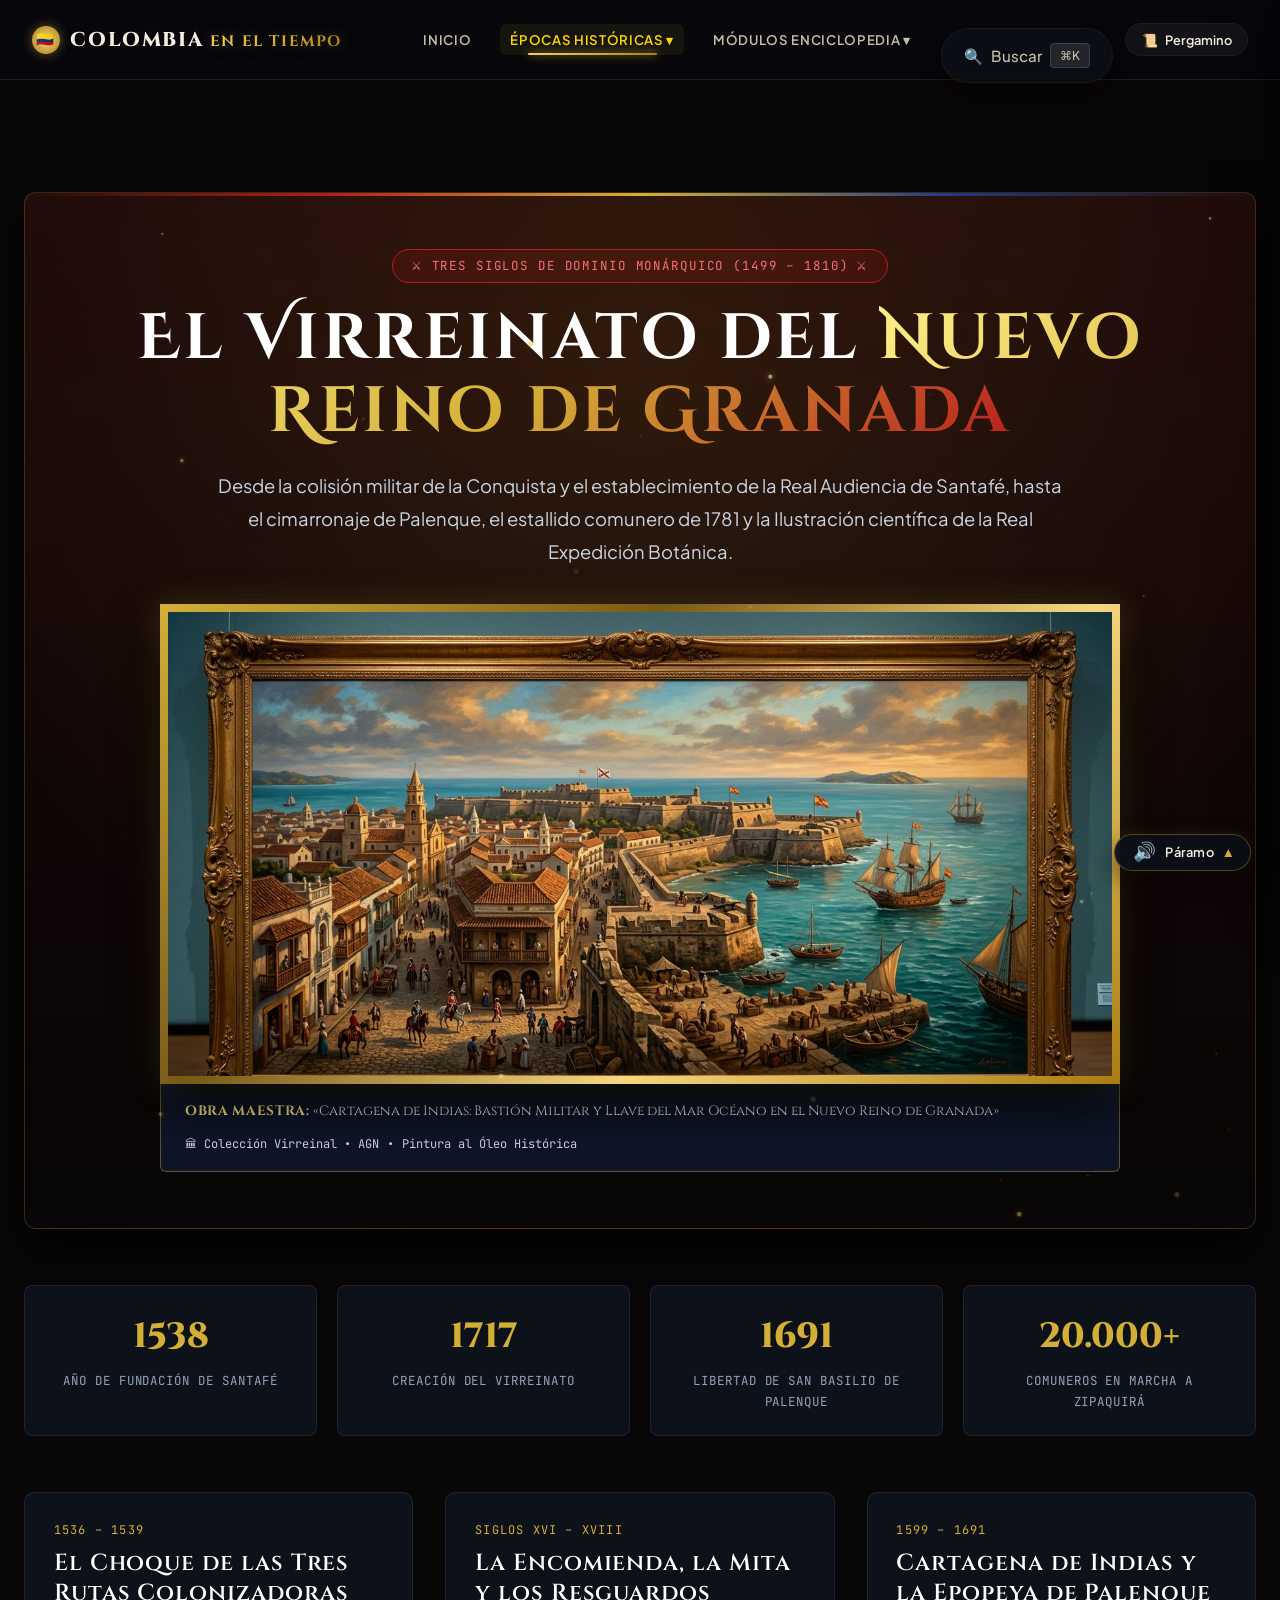
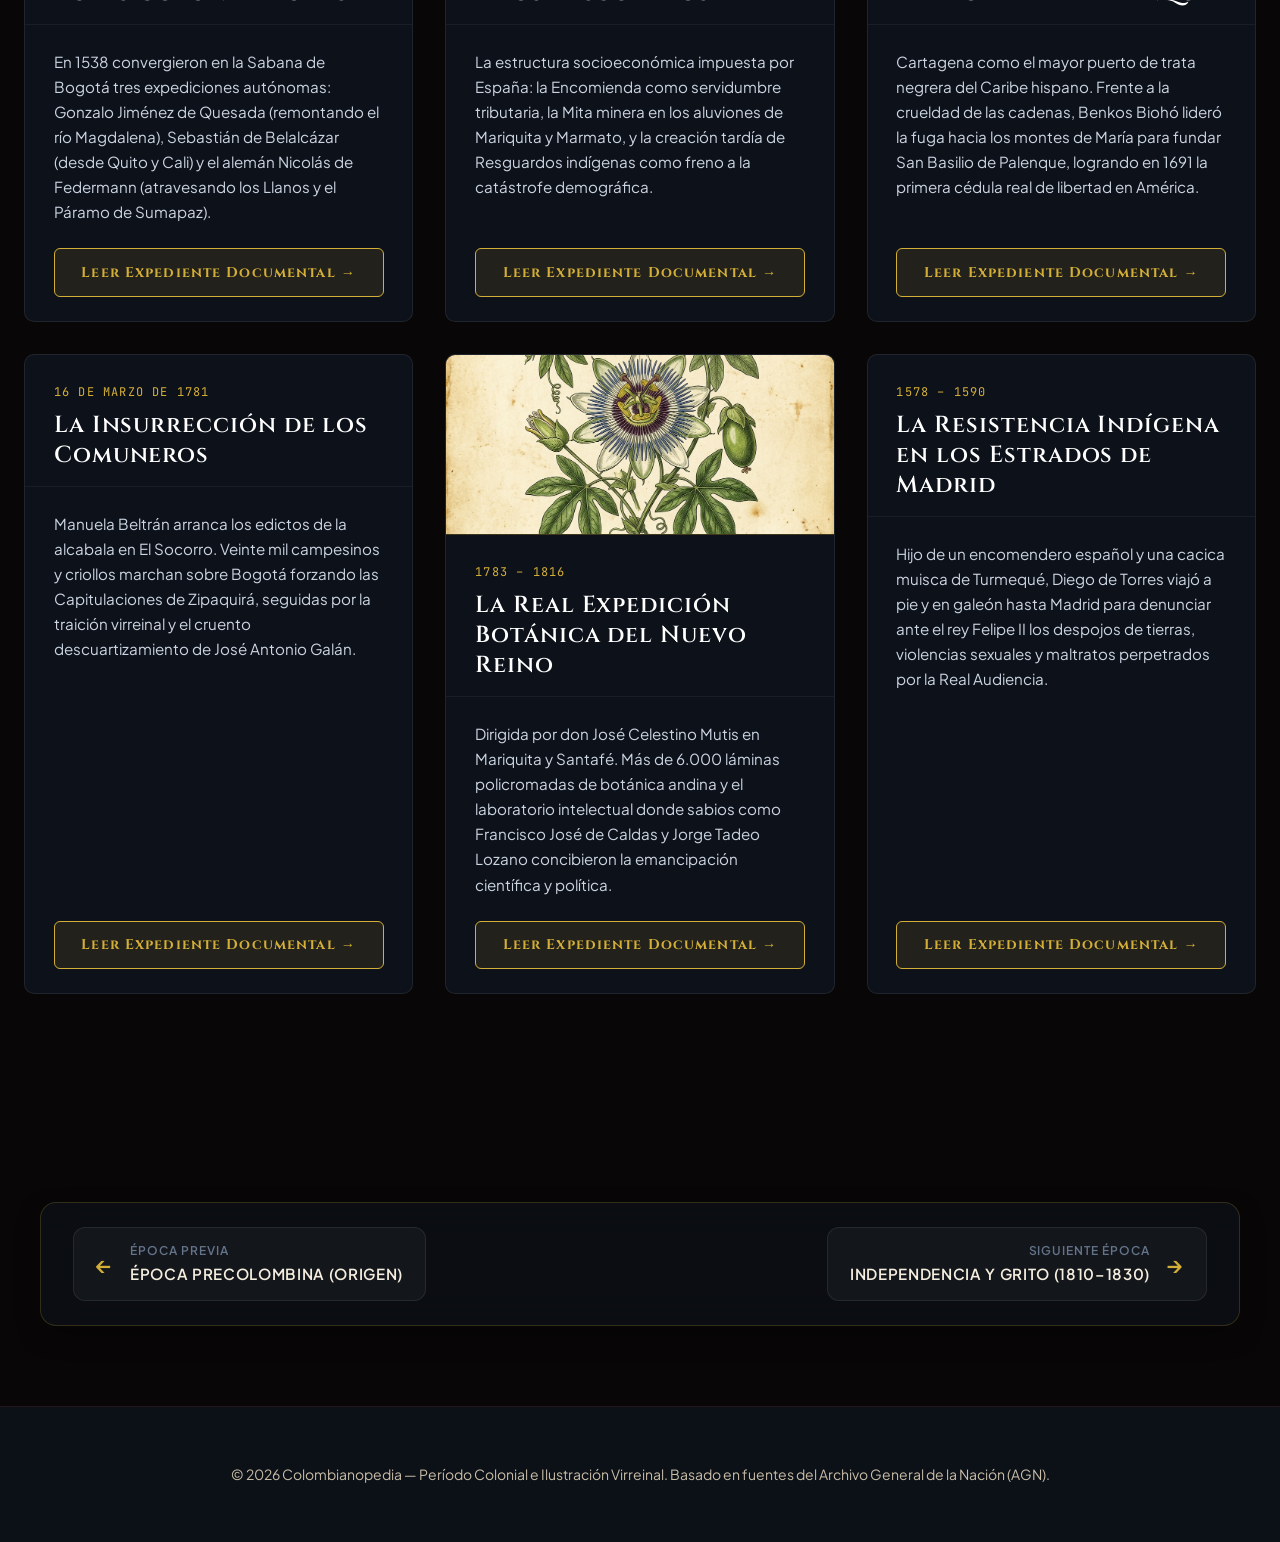
<file: colonia.html>
<!DOCTYPE html>
<html lang="es">
<head>
  <meta charset="UTF-8">
  <meta name="viewport" content="width=device-width, initial-scale=1.0">
  <title>Conquista y Colonia: El Virreinato de la Nueva Granada — Colombianopedia</title>
  <meta name="description" content="Museo interactivo del Nuevo Reino de Granada: las tres rutas conquistadoras de 1538, régimen virreinal, el cimarronaje de Palenque, la Rebelión de los Comuneros y la Expedición Botánica.">


  <meta name="theme-color" content="#06080d">
  <link rel="icon" type="image/svg+xml" href="assets/images/icon-colombianopedia.svg">
  <link rel="manifest" href="manifest.json">

  <!-- Tipografías de Museo y Jerarquía Editorial -->
  <link rel="preconnect" href="https://fonts.googleapis.com">
  <link rel="preconnect" href="https://fonts.gstatic.com" crossorigin>
  <link href="https://fonts.googleapis.com/css2?family=Cinzel+Decorative:wght@700;900&family=Cinzel:wght@500;600;700;800;900&family=Plus+Jakarta+Sans:ital,wght@0,300;0,400;0,500;0,600;0,700;1,400&family=JetBrains+Mono:wght@400;500;700&display=swap" rel="stylesheet">

  <link rel="stylesheet" href="css/style.css?v=3.0">

  <link rel="expect" href="#hero-section" blocking="render">

  <style>
    :root {
      --header-height: 80px;
      --font-display: 'Cinzel Decorative', 'Cinzel', serif;
      --font-title: 'Cinzel', serif;
      --font-body: 'Plus Jakarta Sans', sans-serif;
      --font-mono: 'JetBrains Mono', monospace;

      --gold-colonial: #d4af37;
      --crimson-colonial: #b91c1c;
      --navy-royal: #1e3a8a;
      --parchment-bg: #f8fafc;
      --obsidian-surface: #0a0e17;
      --obsidian-card: rgba(15, 21, 32, 0.8);
      --border-colonial: rgba(212, 175, 55, 0.22);
    }

    .colonia-container {
      padding-top: calc(var(--header-height, 80px) + 2rem) !important;
      max-width: 1300px;
      margin: 0 auto;
      padding-left: 1.5rem;
      padding-right: 1.5rem;
      padding-bottom: 5rem;
    }

    .hero-colonia {
      background: linear-gradient(180deg, rgba(185,28,28,0.12) 0%, rgba(10,14,23,0) 100%),
                  radial-gradient(circle at 50% 15%, rgba(212,175,55,0.12), transparent 70%);
      border: 1px solid var(--border-colonial);
      border-radius: 12px;
      padding: 3.5rem 2.5rem;
      margin-bottom: 3.5rem;
      text-align: center;
      position: relative;
      overflow: hidden;
      box-shadow: 0 20px 45px rgba(0,0,0,0.7);
    }

    .hero-colonia::before {
      content: '';
      position: absolute;
      top: 0; left: 0; right: 0; height: 3px;
      background: linear-gradient(90deg, transparent, var(--crimson-colonial), var(--gold-colonial), var(--navy-royal), transparent);
    }

    .colonia-badge {
      display: inline-flex;
      align-items: center;
      gap: 0.5rem;
      padding: 0.35rem 1.1rem;
      background: rgba(185, 28, 28, 0.15);
      border: 1px solid var(--crimson-colonial);
      border-radius: 50px;
      color: #f87171;
      font-family: var(--font-mono);
      font-size: 0.78rem;
      letter-spacing: 0.15em;
      text-transform: uppercase;
      margin-bottom: 1.25rem;
    }

    .hero-colonia h1 {
      font-family: var(--font-display);
      font-size: clamp(2.3rem, 5.5vw, 4rem);
      color: #fff;
      line-height: 1.15;
      margin-bottom: 1.2rem;
    }

    .hero-colonia h1 span {
      background: linear-gradient(135deg, #fef08a 0%, #d4af37 50%, #b91c1c 100%);
      -webkit-background-clip: text;
      -webkit-text-fill-color: transparent;
    }

    /* Telemetría Colonial */
    .telemetry-colonia {
      display: grid;
      grid-template-columns: repeat(auto-fit, minmax(220px, 1fr));
      gap: 1.25rem;
      margin-bottom: 3.5rem;
    }

    .telemetry-card {
      background: var(--obsidian-card);
      border: 1px solid rgba(255, 255, 255, 0.08);
      border-radius: 8px;
      padding: 1.4rem;
      text-align: center;
      backdrop-filter: blur(12px);
      transition: transform 0.25s ease, border-color 0.25s ease;
    }

    .telemetry-card:hover {
      transform: translateY(-4px);
      border-color: var(--gold-colonial);
    }

    .telemetry-val {
      font-family: var(--font-title);
      font-size: 2.2rem;
      font-weight: 800;
      color: var(--gold-colonial);
      margin-bottom: 0.3rem;
    }

    .telemetry-lbl {
      font-family: var(--font-mono);
      font-size: 0.78rem;
      color: #94a3b8;
      text-transform: uppercase;
      letter-spacing: 0.08em;
    }

    /* Línea de Capítulos Coloniales */
    .chapters-grid {
      display: grid;
      grid-template-columns: repeat(auto-fill, minmax(360px, 1fr));
      gap: 2rem;
      margin-bottom: 4rem;
    }

    .chapter-card {
      background: var(--obsidian-card);
      border: 1px solid rgba(255, 255, 255, 0.08);
      border-radius: 10px;
      overflow: hidden;
      display: flex;
      flex-direction: column;
      justify-content: space-between;
      transition: all 0.3s cubic-bezier(0.16, 1, 0.3, 1);
    }

    .chapter-card:hover {
      transform: translateY(-6px);
      border-color: var(--gold-colonial);
      box-shadow: 0 16px 36px rgba(0, 0, 0, 0.6), 0 0 20px rgba(212, 175, 55, 0.25);
    }

    .chapter-header {
      padding: 1.8rem 1.8rem 1rem;
      border-bottom: 1px solid rgba(255, 255, 255, 0.05);
    }

    .chapter-period {
      font-family: var(--font-mono);
      font-size: 0.75rem;
      color: var(--gold-colonial);
      text-transform: uppercase;
      letter-spacing: 0.1em;
      margin-bottom: 0.4rem;
    }

    .chapter-card h3 {
      font-family: var(--font-title);
      font-size: 1.45rem;
      color: #fff;
      line-height: 1.3;
    }

    .chapter-body {
      padding: 1.5rem 1.8rem;
      flex: 1;
      display: flex;
      flex-direction: column;
      justify-content: space-between;
    }

    .chapter-desc {
      color: #cbd5e1;
      font-size: 0.95rem;
      line-height: 1.65;
      margin-bottom: 1.5rem;
    }

    .btn-chapter {
      width: 100%;
      padding: 0.85rem;
      background: rgba(212, 175, 55, 0.1);
      border: 1px solid var(--gold-colonial);
      border-radius: 6px;
      color: var(--gold-colonial);
      font-family: var(--font-title);
      font-size: 0.88rem;
      font-weight: 700;
      letter-spacing: 0.08em;
      cursor: pointer;
      transition: all 0.2s ease;
      display: flex;
      align-items: center;
      justify-content: center;
      gap: 0.5rem;
    }

    .btn-chapter:hover {
      background: var(--gold-colonial);
      color: #000;
    }

    /* Modal de Museo */
    .modal-overlay {
      position: fixed;
      inset: 0;
      background: rgba(0, 0, 0, 0.88);
      backdrop-filter: blur(16px);
      z-index: 2000;
      display: none;
      align-items: center;
      justify-content: center;
      padding: 1.5rem;
    }

    .modal-overlay.open { display: flex; }

    .modal-dialog {
      background: #0b0f19;
      border: 1px solid var(--gold-colonial);
      border-radius: 12px;
      max-width: 800px;
      width: 100%;
      max-height: 85vh;
      overflow-y: auto;
      padding: 2.5rem;
      position: relative;
      box-shadow: 0 25px 60px rgba(0, 0, 0, 0.9);
    }

    .modal-close {
      position: absolute;
      top: 1.2rem;
      right: 1.5rem;
      background: transparent;
      border: none;
      color: #94a3b8;
      font-size: 1.8rem;
      cursor: pointer;
    }

    .modal-close:hover { color: #fff; }
  </style>
</head>
<body data-theme="colonia">

  <!-- ==========================================
       BARRA DE NAVEGACIÓN INSTITUCIONAL
       ========================================== -->
  <header>
    <div class="header-left">
      <a href="index.html" class="logo-monumental" aria-label="Inicio de Colombianopedia">
        <span class="logo-badge-icon">🇨🇴</span>
        <span>COLOMBIA <span class="gold-text">EN EL TIEMPO</span></span>
      </a>
    </div>

    <nav class="nav-container" aria-label="Navegación principal">
      <div class="nav-links-cluster" id="mainNavLinks">
        <!-- 1. Inicio -->
        <a href="index.html" class="nav-item-link">Inicio</a>

        <!-- 2 a 7. Dropdown de las 6 Épocas Históricas -->
        <div class="nav-dropdown">
          <button type="button" class="dropdown-trigger-btn active" aria-haspopup="true" aria-expanded="false">
            Épocas Históricas ▾
          </button>
          <ul class="nav-dropdown-menu">
            <li>
              <a href="precolombina.html">
                <span>Época Precolombina</span>
                <span class="menu-era-tag">Origen</span>
              </a>
            </li>
            <li>
              <a href="colonia.html" class="active">
                <span>Conquista y Colonia</span>
                <span class="menu-era-tag">1492–1810</span>
              </a>
            </li>
            <li>
              <a href="independencia.html">
                <span>Independencia y Grito</span>
                <span class="menu-era-tag">1810–1830</span>
              </a>
            </li>
            <li>
              <a href="siglo-xix.html">
                <span>República (Siglo XIX)</span>
                <span class="menu-era-tag">1830–1899</span>
              </a>
            </li>
            <li>
              <a href="siglo-xx.html">
                <span>Tensiones del Siglo XX</span>
                <span class="menu-era-tag">1900–1999</span>
              </a>
            </li>
            <li>
              <a href="memoria.html">
                <span>Memoria y Paz (Siglo XXI)</span>
                <span class="menu-era-tag">2000–Pres.</span>
              </a>
            </li>
          </ul>
        </div>

        <!-- 8 a 14. Dropdown de los 7 Módulos de la Enciclopedia -->
        <div class="nav-dropdown">
          <button type="button" class="dropdown-trigger-btn" aria-haspopup="true" aria-expanded="false">
            Módulos Enciclopedia ▾
          </button>
          <ul class="nav-dropdown-menu">
            <li><a href="otras-culturas.html">🏛️ Atlas de las 115 Tribus</a></li>
            <li><a href="muiscas.html">✨ Enciclopedia Muisca & Dorado</a></li>
            <li><a href="geografia-y-geologia.html">🌋 Geología, Fallas & Regiones</a></li>
            <li><a href="ciudades-historicas.html">🗺️ 32 Ciudades & Toponimia</a></li>
            <li><a href="leyendas-ancestrales.html">📜 Mitos & Leyendas Vivas</a></li>
            <li><a href="mentes-y-figuras.html">🖋️ Grandes Mentes e Ilustres</a></li>
            <li><a href="iceberg-violencia.html">🧊 Iceberg de la Memoria</a></li>
          </ul>
        </div>
      </div>

      <!-- Acciones de Cabecera: Buscador ⌘K y Selector de Modo Pergamino -->
      <div class="header-actions">
        <button type="button" class="header-search-btn universal-search-trigger" aria-label="Abrir buscador universal (⌘K)">
          <span>🔍</span>
          <span style="font-weight: 500;">Buscar</span>
          <span class="search-shortcut-badge">⌘K</span>
        </button>

        <button type="button" class="reading-mode-toggle" id="readingModeToggle" title="Alternar Modo Lectura Pergamino">
          📜 <span>Pergamino</span>
        </button>

        <button type="button" class="mobile-menu-btn" id="mobileMenuToggle" aria-label="Abrir menú de navegación">
          ☰
        </button>
      </div>
    </nav>
  </header>

  <!-- ==========================================
       CONTENEDOR PRINCIPAL COLONIA
       ========================================== -->
  <main class="colonia-container">

    <section class="hero-colonia" id="hero-section">
      <div class="colonia-badge">
        <span>⚔</span> Tres Siglos de Dominio Monárquico (1499 – 1810) <span>⚔</span>
      </div>
      <h1>El Virreinato del <span>Nuevo Reino de Granada</span></h1>
      <p style="max-width: 860px; margin: 0 auto; color: #cbd5e1; font-size: 1.15rem; line-height: 1.8;">
        Desde la colisión militar de la Conquista y el establecimiento de la Real Audiencia de Santafé, hasta el cimarronaje de Palenque, el estallido comunero de 1781 y la Ilustración científica de la Real Expedición Botánica.
      </p>

      <!-- Obra Maestra de Museo: Cartagena Colonial -->
      <div style="max-width: 960px; margin: 2.2rem auto 0;">
        <div class="museum-frame" style="max-height: 480px;">
          <img src="assets/images/colonia_cartagena.jpg" alt="Alegoría Virreinal de Cartagena de Indias, Murallas y Galeones de Indias" loading="eager">
        </div>
        <div style="background: rgba(15, 23, 42, 0.95); border: 1px solid rgba(212, 175, 55, 0.4); border-top: none; padding: 1rem 1.5rem; display: flex; justify-content: space-between; align-items: center; flex-wrap: wrap; gap: 0.8rem; font-family: var(--font-title); font-size: 0.85rem; color: #cbd5e1; border-radius: 0 0 6px 6px;">
          <div>
            <strong style="color: var(--gold-light, #fef08a); letter-spacing: 0.05em;">OBRA MAESTRA:</strong>
            <span style="color: #fff;"> «Cartagena de Indias: Bastión Militar y Llave del Mar Océano en el Nuevo Reino de Granada»</span>
          </div>
          <div style="display: flex; align-items: center; gap: 0.5rem; font-family: var(--font-mono); font-size: 0.75rem; color: var(--gold-primary);">
            <span>🏛 Colección Virreinal • AGN</span>
            <span>•</span>
            <span>Pintura al Óleo Histórica</span>
          </div>
        </div>
      </div>
    </section>

    <!-- Telemetría Colonial -->
    <section class="telemetry-colonia">
      <div class="telemetry-card">
        <div class="telemetry-val">1538</div>
        <div class="telemetry-lbl">Año de Fundación de Santafé</div>
      </div>
      <div class="telemetry-card">
        <div class="telemetry-val">1717</div>
        <div class="telemetry-lbl">Creación del Virreinato</div>
      </div>
      <div class="telemetry-card">
        <div class="telemetry-val">1691</div>
        <div class="telemetry-lbl">Libertad de San Basilio de Palenque</div>
      </div>
      <div class="telemetry-card">
        <div class="telemetry-val">20.000+</div>
        <div class="telemetry-lbl">Comuneros en Marcha a Zipaquirá</div>
      </div>
    </section>

    <!-- Secciones Históricas -->
    <section class="chapters-grid">
      <!-- 1. El Encuentro de las Tres Conquistas -->
      <article class="chapter-card">
        <div class="chapter-header">
          <div class="chapter-period">1536 – 1539</div>
          <h3>El Choque de las Tres Rutas Colonizadoras</h3>
        </div>
        <div class="chapter-body">
          <p class="chapter-desc">
            En 1538 convergieron en la Sabana de Bogotá tres expediciones autónomas: Gonzalo Jiménez de Quesada (remontando el río Magdalena), Sebastián de Belalcázar (desde Quito y Cali) y el alemán Nicolás de Federmann (atravesando los Llanos y el Páramo de Sumapaz).
          </p>
          <button class="btn-chapter" onclick="openColoniaModal('tresrutas')">
            Leer Expediente Documental &rarr;
          </button>
        </div>
      </article>

      <!-- 2. Instituciones Virreinales -->
      <article class="chapter-card">
        <div class="chapter-header">
          <div class="chapter-period">Siglos XVI – XVIII</div>
          <h3>La Encomienda, la Mita y los Resguardos</h3>
        </div>
        <div class="chapter-body">
          <p class="chapter-desc">
            La estructura socioeconómica impuesta por España: la Encomienda como servidumbre tributaria, la Mita minera en los aluviones de Mariquita y Marmato, y la creación tardía de Resguardos indígenas como freno a la catástrofe demográfica.
          </p>
          <button class="btn-chapter" onclick="openColoniaModal('instituciones')">
            Leer Expediente Documental &rarr;
          </button>
        </div>
      </article>

      <!-- 3. Cartagena y Cimarronaje -->
      <article class="chapter-card">
        <div class="chapter-header">
          <div class="chapter-period">1599 – 1691</div>
          <h3>Cartagena de Indias y la Epopeya de Palenque</h3>
        </div>
        <div class="chapter-body">
          <p class="chapter-desc">
            Cartagena como el mayor puerto de trata negrera del Caribe hispano. Frente a la crueldad de las cadenas, Benkos Biohó lideró la fuga hacia los montes de María para fundar San Basilio de Palenque, logrando en 1691 la primera cédula real de libertad en América.
          </p>
          <button class="btn-chapter" onclick="openColoniaModal('palenque')">
            Leer Expediente Documental &rarr;
          </button>
        </div>
      </article>

      <!-- 4. La Rebelión de los Comuneros -->
      <article class="chapter-card">
        <div class="chapter-header">
          <div class="chapter-period">16 de Marzo de 1781</div>
          <h3>La Insurrección de los Comuneros</h3>
        </div>
        <div class="chapter-body">
          <p class="chapter-desc">
            Manuela Beltrán arranca los edictos de la alcabala en El Socorro. Veinte mil campesinos y criollos marchan sobre Bogotá forzando las Capitulaciones de Zipaquirá, seguidas por la traición virreinal y el cruento descuartizamiento de José Antonio Galán.
          </p>
          <button class="btn-chapter" onclick="openColoniaModal('comuneros')">
            Leer Expediente Documental &rarr;
          </button>
        </div>
      </article>

      <!-- 5. La Expedición Botánica -->
      <article class="chapter-card">
        <div style="height: 180px; overflow: hidden; border-radius: 6px 6px 0 0; background: #0c0e14; border-bottom: 1px solid rgba(212, 175, 55, 0.25);">
          <img src="assets/images/colonia_expedicion.png" alt="Lámina Botánica de Mutis - Real Expedición Botánica" style="width: 100%; height: 100%; object-fit: cover;">
        </div>
        <div class="chapter-header">
          <div class="chapter-period">1783 – 1816</div>
          <h3>La Real Expedición Botánica del Nuevo Reino</h3>
        </div>
        <div class="chapter-body">
          <p class="chapter-desc">
            Dirigida por don José Celestino Mutis en Mariquita y Santafé. Más de 6.000 láminas policromadas de botánica andina y el laboratorio intelectual donde sabios como Francisco José de Caldas y Jorge Tadeo Lozano concibieron la emancipación científica y política.
          </p>
          <button class="btn-chapter" onclick="openColoniaModal('botanica')">
            Leer Expediente Documental &rarr;
          </button>
        </div>
      </article>

      <!-- 6. El Memorial del Cacique Diego de Torres -->
      <article class="chapter-card">
        <div class="chapter-header">
          <div class="chapter-period">1578 – 1590</div>
          <h3>La Resistencia Indígena en los Estrados de Madrid</h3>
        </div>
        <div class="chapter-body">
          <p class="chapter-desc">
            Hijo de un encomendero español y una cacica muisca de Turmequé, Diego de Torres viajó a pie y en galeón hasta Madrid para denunciar ante el rey Felipe II los despojos de tierras, violencias sexuales y maltratos perpetrados por la Real Audiencia.
          </p>
          <button class="btn-chapter" onclick="openColoniaModal('turmeque')">
            Leer Expediente Documental &rarr;
          </button>
        </div>
      </article>
    </section>

  </main>

  <!-- Modal de Museo Colonial -->
  <div class="modal-overlay" id="coloniaModal" onclick="closeModalOnBg(event)">
    <div class="modal-dialog">
      <button class="modal-close" onclick="closeColoniaModal()">&times;</button>
      <div id="modalColoniaBody"></div>
    </div>
  </div>

  <!-- Navegación Secuencial de Épocas Históricas -->
  <nav class="epoch-nav-bar" aria-label="Navegación entre épocas históricas">
    <a href="precolombina.html" class="epoch-nav-btn epoch-nav-btn--prev">
      <span class="epoch-nav-arrow">←</span>
      <span class="epoch-nav-meta">
        <span class="epoch-nav-label">Época Previa</span>
        <span class="epoch-nav-title">Época Precolombina (Origen)</span>
      </span>
    </a>
    <a href="independencia.html" class="epoch-nav-btn epoch-nav-btn--next">
      <span class="epoch-nav-meta">
        <span class="epoch-nav-label">Siguiente Época</span>
        <span class="epoch-nav-title">Independencia y Grito (1810–1830)</span>
      </span>
      <span class="epoch-nav-arrow">→</span>
    </a>
  </nav>

  <footer>
    <p>&copy; 2026 Colombianopedia — Período Colonial e Ilustración Virreinal. Basado en fuentes del Archivo General de la Nación (AGN).</p>
  </footer>

    <!-- Script Principal Universal (⌘K, Audio Synth, PWA, Citas) -->
  <script src="js/main.js"></script>

  <script>
    const coloniaData = {
      tresrutas: {
        title: "El Encuentro Insólito en la Sabana de Bogotá (1538)",
        badge: "Geopolítica de la Conquista",
        content: `
          <p>La fundación de Santafé de Bogotá en agosto de 1538 fue el desenlace de una de las casualidades geográficas más insólitas de la historia universal: tres expediciones conquistadoras, que habían partido de puntos cardinales opuestos ignorando la existencia de las demás, llegaron casi al mismo tiempo a la Sabana:</p>
          <ul>
            <li><strong>Gonzalo Jiménez de Quesada:</strong> Partió de Santa Marta en abril de 1536 con 800 soldados y remontó las selvas y ciénagas del río Magdalena. Solo 166 sobrevivieron para ascender la cordillera por Opón hasta los dominios del Zipa.</li>
            <li><strong>Sebastián de Belalcázar:</strong> Lugarteniente de Pizarro en Perú, avanzó desde Quito hacia el norte fundando Popayán y Cali (1536) en busca del mítico País de la Canela y El Dorado.</li>
            <li><strong>Nicolás de Federmann:</strong> Teniente de los banqueros Welser de Augsburgo, partió de Coro (Venezuela) y cruzó durante tres años las sabanas inundadas del Orinoco y los páramos glaciares del Sumapaz.</li>
          </ul>
          <p>Para evitar una guerra civil entre españoles, los tres capitanes pactaron nombrar alcaldes y regidores conjuntos y viajaron juntos a España en 1639 para dirimir sus títulos de gobernación ante el Consejo de Indias.</p>
        `
      },
      instituciones: {
        title: "La Mecánica del Dominio Colonial: Encomienda y Mita",
        badge: "Régimen Social & Económico",
        content: `
          <p>El Imperio español organizó la mano de obra indígena mediante dos instituciones forzosas heredadas y adaptadas:</p>
          <p><strong>La Encomienda:</strong> La Corona encomendaba un grupo de familias indígenas a un conquistador. El encomendero tenía la obligación de evangelizarlos y a cambio cobraba tributos en oro, mantas, maíz y trabajo directo. Esto devino en abusos brutales que diezmaron la población nativa en más de un 80% durante el siglo XVI.</p>
          <p><strong>La Mita Minera:</strong> Trabajo rotativo y forzoso en las minas de veta y aluvión. Centros como Mariquita, Marmato y el Chocó devoraron miles de vidas indígenas y africanas para abastecer las arcas reales con el Quinto Real.</p>
          <p>Para frenar el exterminio total, los visitadores reales del siglo XVII crearon los <strong>Resguardos</strong>: tierras colectivas inalienables administradas por cabildos indígenas, base de los títulos territoriales que sobreviven hoy en Colombia.</p>
        `
      },
      palenque: {
        title: "San Basilio de Palenque: El Primer Pueblo Libre de América",
        badge: "Resistencia Afrodescendiente & Cimarronaje",
        content: `
          <p>Durante los siglos XVI y XVII, Cartagena de Indias fue el único puerto habilitado en el Atlántico sur para el ingreso de personas secuestradas de África. Se estima que más de 150.000 almas fueron desembarcadas en sus muelles para ser vendidas a las haciendas y minas de toda Sudamérica.</p>
          <p>Frente a la ignominia de la esclavitud surgió el <strong>cimarronaje</strong>: la huida hacia la selva y la fundación de pueblos fortificados con empalizadas llamados <em>palenques</em>.</p>
          <p>En 1599, <strong>Benkos Biohó</strong> (antiguo rey africano de los Bijagos) lideró una gran fuga militar y organizó una red de espías y guerreros en los Montes de María. Tras derrotar repetidas expediciones punitivas del gobernador de Cartagena, la Corona española no tuvo más opción que firmar una capitulación de paz en 1691 (ratificada por Real Cédula en 1713), reconociendo a Palenque como pueblo soberano, autónomo y libre de esclavitud, más de un siglo antes de la independencia criolla.</p>
        `
      },
      comuneros: {
        title: "La Insurrección de los Comuneros (1781)",
        badge: "Grito Precursor de Libertad",
        content: `
          <p>El 16 de marzo de 1781, en la plaza de mercado del Socorro (Santander), una cigarrera llamada <strong>Manuela Beltrán</strong> arrancó y pisoteó el edicto que fijaba la subida del impuesto a la Armada de Barlovento y el estanco del tabaco y el aguardiente.</p>
          <p>El grito <em>«¡Viva el Rey y muera el mal gobierno!»</em> se convirtió en un alzamiento masivo de campesinos, artesanos e indígenas. Veinte mil comuneros armados con lanzas y escopetas, dirigidos por Juan Francisco Berbeo, marcharon hacia la capital.</p>
          <p>En Zipaquirá, a las puertas de Bogotá, el Virrey huyó a Cartagena y el Arzobispo Antonio Caballero y Góngora firmó las <strong>Capitulaciones de Zipaquirá</strong>, prometiendo derogar los impuestos y conceder cargos a los criollos. Pero una vez desmovilizado el grueso de los manifestantes, el gobierno virreinal declaró nulas las capitulaciones.</p>
          <p>El líder campesino más radical, <strong>José Antonio Galán</strong>, continuó la rebelión hasta ser traicionado y apresado. En 1782 fue ahorcado y descuartizado en la Plaza Mayor de Santafé: su cabeza y extremidades fueron exhibidas en jaulas de hierro en las plazas de Guaduas, Mariquita y Socorro como escarmiento.</p>
        `
      },
      botanica: {
        title: "La Real Expedición Botánica del Nuevo Reino (1783)",
        badge: "Ciencia, Ilustración e Insurgencia",
        content: `
          <p>Promovida por el arzobispo-virrey Caballero y Góngora y dirigida por el sabio gaditano <strong>José Celestino Mutis</strong>, la Expedición Botánica fue una de las empresas científicas más fructíferas de la Ilustración hispánica.</p>
          <p>Durante más de tres décadas en Mariquita y Santafé, un equipo multidisciplinario recolectó y catalogó más de 20.000 especies de la flora neogranadina, prestando especial atención a las quinas medicinales (antimaláricas) y al té de Bogotá.</p>
          <p>La expedición creó la célebre <strong>Escuela de Pintores de Mariquita</strong> (con virtuosos mestizos como Salvador Rizo y Francisco Javier Matís), cuyos folios iluminados en acuarela deslumbraron a Alejandro de Humboldt.</p>
          <p>En los pasillos y laboratorios de la Expedición se formaron las mentes que diseñarían la república: Francisco José de Caldas (quien inventó el hipsómetro para medir alturas mediante el punto de ebullición del agua), Jorge Tadeo Lozano y Sinforoso Mutis. Al estallar la reconquista de 1816, el general español Pablo Morillo incautó el herbario y fusiló a los científicos patriotas.</p>
        `
      },
      turmeque: {
        title: "Diego de Torres: El Cacique Mestizo que Desafió a Felipe II",
        badge: "Defensa Jurídica de los Derechos Indígenas",
        content: `
          <p>Hijo del hidalgo conquistador Juan de Torres y de la noble cacica muisca Catalina de Turmequé, Diego de Torres heredó en 1571 el cacicazgo de Turmequé. Al asumir el cargo, constató la voracidad de los corregidores y encomenderos españoles, que despojaban de tierras y forzaban a jornadas inhumanas a su gente.</p>
          <p>En vez de recurrir a la violencia armada, Torres usó el propio derecho hispánico. Perseguido y encarcelado en Santafé, huyó disfrazado y cruzó el océano para presentarse en la corte de Madrid ante el Consejo de Indias y el mismísimo rey Felipe II.</p>
          <p>Su <strong>Memorial de Agravios de 1584</strong> es uno de los textos jurídicos y humanitarios más conmovedores de la historia virreinal: describe con precisión notarial los abusos contra los indios y la corrupción de los oidores de la Real Audiencia. Su lucha abrió el camino para las reformas de protección agraria del siglo XVII.</p>
        `
      }
    };

    function openColoniaModal(key) {
      const item = coloniaData[key];
      if (!item) return;

      const body = document.getElementById('modalColoniaBody');
      body.innerHTML = `
        <div style="font-family: var(--font-mono); font-size: 0.75rem; color: #d4af37; text-transform: uppercase; margin-bottom: 0.4rem; letter-spacing: 0.15em;">
          ${item.badge}
        </div>
        <h2 style="font-family: var(--font-title); font-size: 2rem; color: #fff; margin-bottom: 1.2rem; line-height: 1.2;">
          ${item.title}
        </h2>
        <div style="color: #cbd5e1; font-size: 1rem; line-height: 1.75;">
          ${item.content}
        </div>
      `;

      document.getElementById('coloniaModal').classList.add('open');
      document.body.style.overflow = 'hidden';
    }

    function closeColoniaModal() {
      document.getElementById('coloniaModal').classList.remove('open');
      document.body.style.overflow = '';
    }

    function closeModalOnBg(e) {
      if (e.target.id === 'coloniaModal') closeColoniaModal();
    }

    document.addEventListener('keydown', (e) => {
      if (e.key === 'Escape') closeColoniaModal();
    });
  </script>
</body>
</html>
</file>
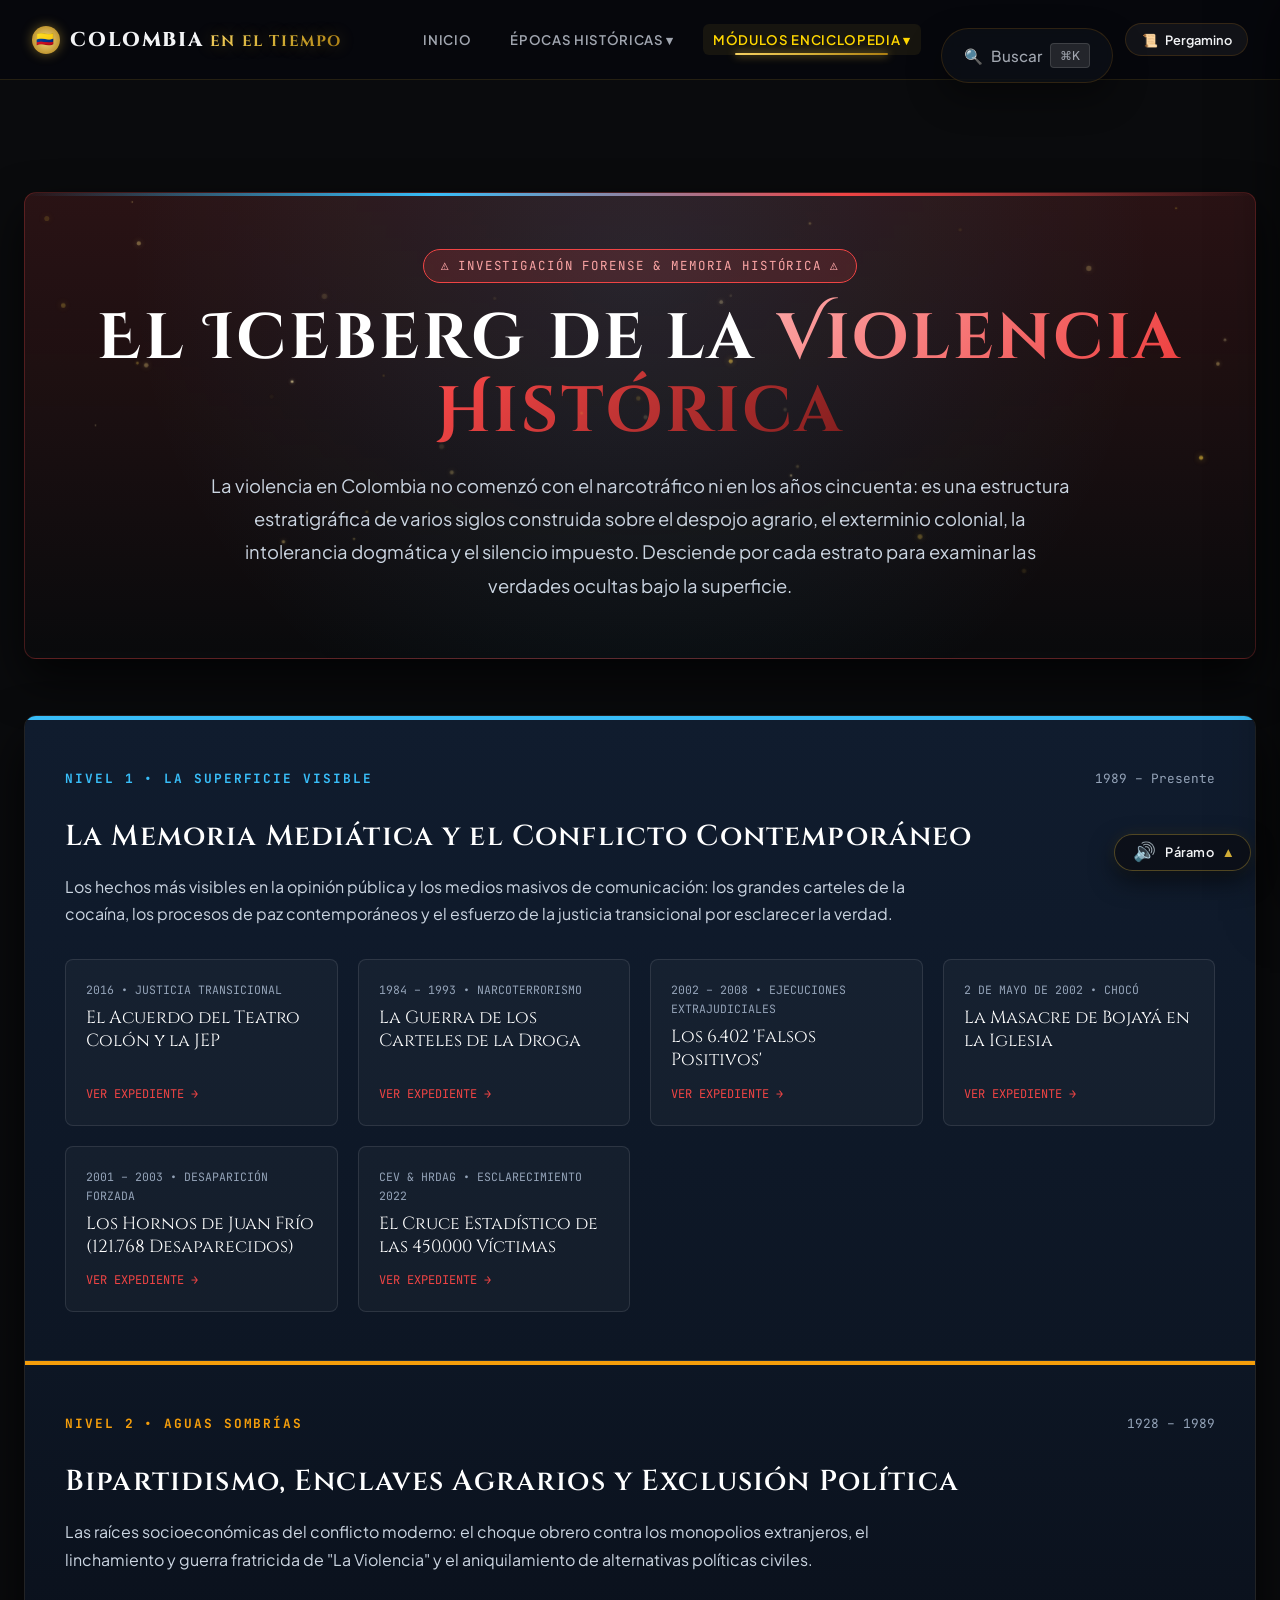
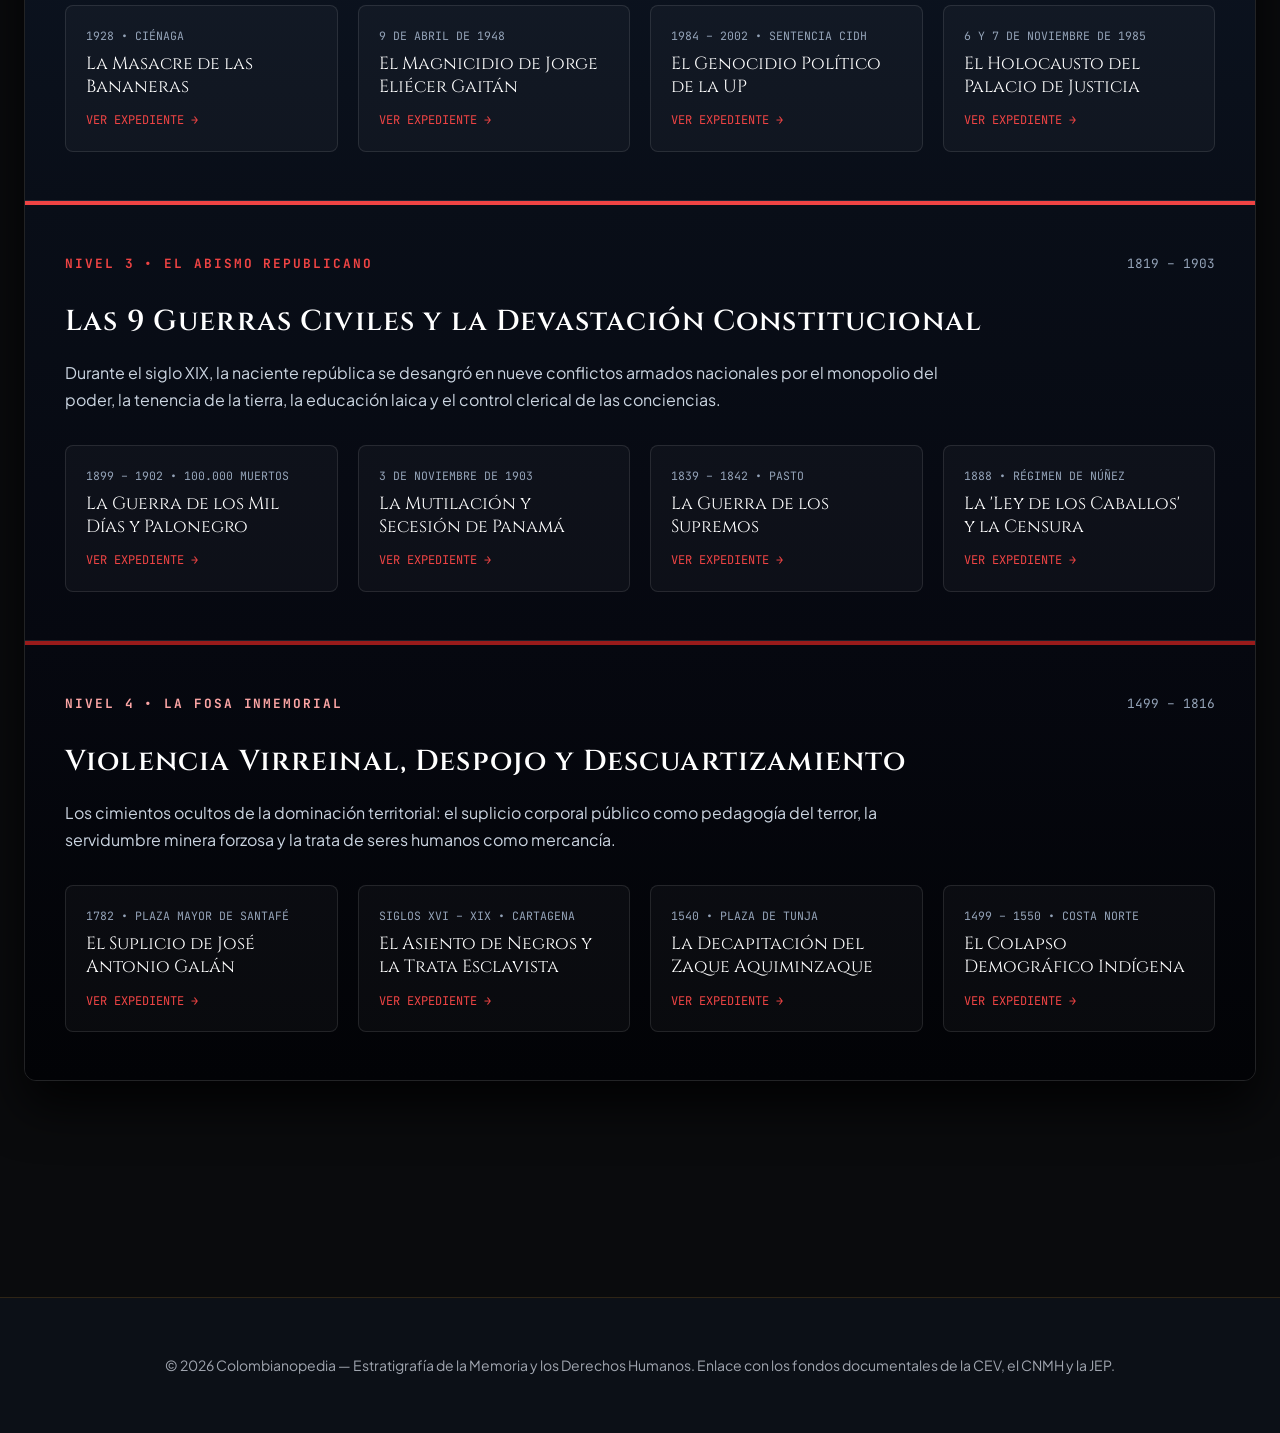
<file: iceberg-violencia.html>
<!DOCTYPE html>
<html lang="es">
<head>
  <meta charset="UTF-8">
  <meta name="viewport" content="width=device-width, initial-scale=1.0">
  <title>El Iceberg de la Violencia: Estratigrafía del Conflicto — Colombianopedia</title>
  <meta name="description" content="Análisis historiográfico tipo iceberg que desciende desde la superficie mediática del siglo XXI hasta las fosas inmemoriales de la violencia colonial y fundacional en Colombia.">


  <meta name="theme-color" content="#06080d">
  <link rel="icon" type="image/svg+xml" href="assets/images/icon-colombianopedia.svg">
  <link rel="manifest" href="manifest.json">

  <!-- Tipografías de Museo y Jerarquía Editorial -->
  <link rel="preconnect" href="https://fonts.googleapis.com">
  <link rel="preconnect" href="https://fonts.gstatic.com" crossorigin>
  <link href="https://fonts.googleapis.com/css2?family=Cinzel+Decorative:wght@700;900&family=Cinzel:wght@500;600;700;800;900&family=Plus+Jakarta+Sans:ital,wght@0,300;0,400;0,500;0,600;0,700;1,400&family=JetBrains+Mono:wght@400;500;700&display=swap" rel="stylesheet">

  <link rel="stylesheet" href="css/style.css?v=3.0">

  <link rel="expect" href="#hero-section" blocking="render">

  <style>
    :root {
      --header-height: 80px;
      --font-display: 'Cinzel Decorative', 'Cinzel', serif;
      --font-title: 'Cinzel', serif;
      --font-body: 'Plus Jakarta Sans', sans-serif;
      --font-mono: 'JetBrains Mono', monospace;

      --crimson-blood: #ef4444;
      --crimson-dark: #7f1d1d;
      --ice-surface: #38bdf8;
      --ice-abyss: #030712;
      --obsidian-surface: #07090e;
      --border-iceberg: rgba(239, 68, 68, 0.25);
    }

    .iceberg-container {
      padding-top: calc(var(--header-height, 80px) + 2rem) !important;
      max-width: 1300px;
      margin: 0 auto;
      padding-left: 1.5rem;
      padding-right: 1.5rem;
      padding-bottom: 5rem;
    }

    .hero-iceberg {
      background: linear-gradient(180deg, rgba(239,68,68,0.14) 0%, rgba(7,9,14,0) 100%),
                  radial-gradient(circle at 50% 15%, rgba(56,189,248,0.12), transparent 70%);
      border: 1px solid var(--border-iceberg);
      border-radius: 12px;
      padding: 3.5rem 2.5rem;
      margin-bottom: 3.5rem;
      text-align: center;
      position: relative;
      overflow: hidden;
      box-shadow: 0 20px 45px rgba(0,0,0,0.7);
    }

    .hero-iceberg::before {
      content: '';
      position: absolute;
      top: 0; left: 0; right: 0; height: 3px;
      background: linear-gradient(90deg, transparent, var(--ice-surface), var(--crimson-blood), transparent);
    }

    .iceberg-badge {
      display: inline-flex;
      align-items: center;
      gap: 0.5rem;
      padding: 0.35rem 1.1rem;
      background: rgba(239, 68, 68, 0.15);
      border: 1px solid var(--crimson-blood);
      border-radius: 50px;
      color: #fca5a5;
      font-family: var(--font-mono);
      font-size: 0.78rem;
      letter-spacing: 0.15em;
      text-transform: uppercase;
      margin-bottom: 1.25rem;
    }

    .hero-iceberg h1 {
      font-family: var(--font-display);
      font-size: clamp(2.3rem, 5.5vw, 4rem);
      color: #fff;
      line-height: 1.15;
      margin-bottom: 1.2rem;
    }

    .hero-iceberg h1 span {
      background: linear-gradient(135deg, #fca5a5 0%, #ef4444 50%, #7f1d1d 100%);
      -webkit-background-clip: text;
      -webkit-text-fill-color: transparent;
    }

    /* Estratigrafía del Iceberg */
    .iceberg-structure {
      display: flex;
      flex-direction: column;
      border: 1px solid rgba(255, 255, 255, 0.1);
      border-radius: 12px;
      overflow: hidden;
      box-shadow: 0 25px 50px rgba(0,0,0,0.8);
      margin-bottom: 3.5rem;
    }

    .depth-tier {
      padding: 3rem 2.5rem;
      position: relative;
      border-bottom: 1px solid rgba(255, 255, 255, 0.08);
      transition: background 0.3s ease;
    }

    .depth-tier:last-child {
      border-bottom: none;
    }

    .tier-header {
      display: flex;
      justify-content: space-between;
      align-items: center;
      flex-wrap: wrap;
      gap: 1rem;
      margin-bottom: 1.5rem;
    }

    .tier-level-num {
      font-family: var(--font-mono);
      font-size: 0.8rem;
      letter-spacing: 0.15em;
      text-transform: uppercase;
      font-weight: 700;
    }

    .tier-epoch {
      font-family: var(--font-mono);
      font-size: 0.8rem;
      color: #94a3b8;
    }

    .tier-title {
      font-family: var(--font-title);
      font-size: 1.8rem;
      color: #fff;
      margin-bottom: 0.8rem;
    }

    .tier-desc {
      color: #cbd5e1;
      font-size: 1rem;
      line-height: 1.7;
      max-width: 900px;
      margin-bottom: 2rem;
    }

    /* Degradados por profundidad */
    .tier-surface {
      background: linear-gradient(180deg, #101c2e 0%, #0d1624 100%);
      border-top: 4px solid var(--ice-surface);
    }
    .tier-surface .tier-level-num { color: var(--ice-surface); }

    .tier-shallow {
      background: linear-gradient(180deg, #0d1624 0%, #090e18 100%);
      border-top: 4px solid #f59e0b;
    }
    .tier-shallow .tier-level-num { color: #f59e0b; }

    .tier-deep {
      background: linear-gradient(180deg, #090e18 0%, #060810 100%);
      border-top: 4px solid #ef4444;
    }
    .tier-deep .tier-level-num { color: #ef4444; }

    .tier-abyss {
      background: linear-gradient(180deg, #060810 0%, #020306 100%);
      border-top: 4px solid #991b1b;
    }
    .tier-abyss .tier-level-num { color: #fca5a5; }

    /* Fichas temáticas dentro de cada nivel */
    .topics-grid {
      display: grid;
      grid-template-columns: repeat(auto-fill, minmax(260px, 1fr));
      gap: 1.25rem;
    }

    .topic-chip {
      background: rgba(255, 255, 255, 0.03);
      border: 1px solid rgba(255, 255, 255, 0.1);
      border-radius: 8px;
      padding: 1.25rem;
      cursor: pointer;
      transition: all 0.25s cubic-bezier(0.16, 1, 0.3, 1);
      display: flex;
      flex-direction: column;
      justify-content: space-between;
    }

    .topic-chip:hover {
      transform: translateY(-4px);
      border-color: #ef4444;
      background: rgba(239, 68, 68, 0.08);
      box-shadow: 0 10px 25px rgba(0, 0, 0, 0.5), 0 0 15px rgba(239, 68, 68, 0.3);
    }

    .chip-badge {
      font-family: var(--font-mono);
      font-size: 0.72rem;
      color: #94a3b8;
      text-transform: uppercase;
      margin-bottom: 0.5rem;
    }

    .chip-title {
      font-family: var(--font-title);
      font-size: 1.1rem;
      color: #fff;
      line-height: 1.3;
      margin-bottom: 0.8rem;
    }

    .chip-action {
      font-family: var(--font-mono);
      font-size: 0.75rem;
      color: #ef4444;
      text-transform: uppercase;
      display: flex;
      align-items: center;
      gap: 0.3rem;
    }

    /* Modal de Dossier */
    .modal-overlay {
      position: fixed;
      inset: 0;
      background: rgba(0, 0, 0, 0.88);
      backdrop-filter: blur(16px);
      z-index: 2000;
      display: none;
      align-items: center;
      justify-content: center;
      padding: 1.5rem;
    }

    .modal-overlay.open { display: flex; }

    .modal-dialog {
      background: #0b0f19;
      border: 1px solid #ef4444;
      border-radius: 12px;
      max-width: 800px;
      width: 100%;
      max-height: 85vh;
      overflow-y: auto;
      padding: 2.5rem;
      position: relative;
      box-shadow: 0 25px 60px rgba(0, 0, 0, 0.9), 0 0 35px rgba(239, 68, 68, 0.3);
    }

    .modal-close {
      position: absolute;
      top: 1.2rem;
      right: 1.5rem;
      background: transparent;
      border: none;
      color: #94a3b8;
      font-size: 1.8rem;
      cursor: pointer;
    }

    .modal-close:hover { color: #fff; }
  </style>
</head>
<body data-theme="siglo-xx">

  <!-- ==========================================
       BARRA DE NAVEGACIÓN INSTITUCIONAL
       ========================================== -->
  <header>
    <div class="header-left">
      <a href="index.html" class="logo-monumental" aria-label="Inicio de Colombianopedia">
        <span class="logo-badge-icon">🇨🇴</span>
        <span>COLOMBIA <span class="gold-text">EN EL TIEMPO</span></span>
      </a>
    </div>

    <nav class="nav-container" aria-label="Navegación principal">
      <div class="nav-links-cluster" id="mainNavLinks">
        <!-- 1. Inicio -->
        <a href="index.html" class="nav-item-link">Inicio</a>

        <!-- 2 a 7. Dropdown de las 6 Épocas Históricas -->
        <div class="nav-dropdown">
          <button type="button" class="dropdown-trigger-btn" aria-haspopup="true" aria-expanded="false">
            Épocas Históricas ▾
          </button>
          <ul class="nav-dropdown-menu">
            <li>
              <a href="precolombina.html">
                <span>Época Precolombina</span>
                <span class="menu-era-tag">Origen</span>
              </a>
            </li>
            <li>
              <a href="colonia.html">
                <span>Conquista y Colonia</span>
                <span class="menu-era-tag">1492–1810</span>
              </a>
            </li>
            <li>
              <a href="independencia.html">
                <span>Independencia y Grito</span>
                <span class="menu-era-tag">1810–1830</span>
              </a>
            </li>
            <li>
              <a href="siglo-xix.html">
                <span>República (Siglo XIX)</span>
                <span class="menu-era-tag">1830–1899</span>
              </a>
            </li>
            <li>
              <a href="siglo-xx.html">
                <span>Tensiones del Siglo XX</span>
                <span class="menu-era-tag">1900–1999</span>
              </a>
            </li>
            <li>
              <a href="memoria.html">
                <span>Memoria y Paz (Siglo XXI)</span>
                <span class="menu-era-tag">2000–Pres.</span>
              </a>
            </li>
          </ul>
        </div>

        <!-- 8 a 14. Dropdown de los 7 Módulos de la Enciclopedia -->
        <div class="nav-dropdown">
          <button type="button" class="dropdown-trigger-btn active" aria-haspopup="true" aria-expanded="false">
            Módulos Enciclopedia ▾
          </button>
          <ul class="nav-dropdown-menu">
            <li><a href="otras-culturas.html">🏛️ Atlas de las 115 Tribus</a></li>
            <li><a href="muiscas.html">✨ Enciclopedia Muisca & Dorado</a></li>
            <li><a href="geografia-y-geologia.html">🌋 Geología, Fallas & Regiones</a></li>
            <li><a href="ciudades-historicas.html">🗺️ 32 Ciudades & Toponimia</a></li>
            <li><a href="leyendas-ancestrales.html">📜 Mitos & Leyendas Vivas</a></li>
            <li><a href="mentes-y-figuras.html">🖋️ Grandes Mentes e Ilustres</a></li>
            <li><a href="iceberg-violencia.html" class="active">🧊 Iceberg de la Memoria</a></li>
          </ul>
        </div>
      </div>

      <!-- Acciones de Cabecera: Buscador ⌘K y Selector de Modo Pergamino -->
      <div class="header-actions">
        <button type="button" class="header-search-btn universal-search-trigger" aria-label="Abrir buscador universal (⌘K)">
          <span>🔍</span>
          <span style="font-weight: 500;">Buscar</span>
          <span class="search-shortcut-badge">⌘K</span>
        </button>

        <button type="button" class="reading-mode-toggle" id="readingModeToggle" title="Alternar Modo Lectura Pergamino">
          📜 <span>Pergamino</span>
        </button>

        <button type="button" class="mobile-menu-btn" id="mobileMenuToggle" aria-label="Abrir menú de navegación">
          ☰
        </button>
      </div>
    </nav>
  </header>

  <!-- ==========================================
       CONTENEDOR PRINCIPAL ICEBERG
       ========================================== -->
  <main class="iceberg-container">

    <section class="hero-iceberg" id="hero-section">
      <div class="iceberg-badge">
        <span>⚠️</span> Investigación Forense & Memoria Histórica <span>⚠️</span>
      </div>
      <h1>El Iceberg de la <span>Violencia Histórica</span></h1>
      <p style="max-width: 860px; margin: 0 auto; color: #cbd5e1; font-size: 1.15rem; line-height: 1.8;">
        La violencia en Colombia no comenzó con el narcotráfico ni en los años cincuenta: es una estructura estratigráfica de varios siglos construida sobre el despojo agrario, el exterminio colonial, la intolerancia dogmática y el silencio impuesto. Desciende por cada estrato para examinar las verdades ocultas bajo la superficie.
      </p>
    </section>

    <!-- La Estructura Estratigráfica del Iceberg -->
    <div class="iceberg-structure">

      <!-- NIVEL 1: LA SUPERFICIE ILUMINADA -->
      <section class="depth-tier tier-surface">
        <div class="tier-header">
          <div class="tier-level-num">Nivel 1 • La Superficie Visible</div>
          <div class="tier-epoch">1989 – Presente</div>
        </div>
        <h2 class="tier-title">La Memoria Mediática y el Conflicto Contemporáneo</h2>
        <p class="tier-desc">
          Los hechos más visibles en la opinión pública y los medios masivos de comunicación: los grandes carteles de la cocaína, los procesos de paz contemporáneos y el esfuerzo de la justicia transicional por esclarecer la verdad.
        </p>
        <div class="topics-grid">
          <div class="topic-chip" onclick="openIcebergModal('acuerdopaz')">
            <div>
              <div class="chip-badge">2016 • Justicia Transicional</div>
              <div class="chip-title">El Acuerdo del Teatro Colón y la JEP</div>
            </div>
            <div class="chip-action">Ver Expediente &rarr;</div>
          </div>

          <div class="topic-chip" onclick="openIcebergModal('carteles')">
            <div>
              <div class="chip-badge">1984 – 1993 • Narcoterrorismo</div>
              <div class="chip-title">La Guerra de los Carteles de la Droga</div>
            </div>
            <div class="chip-action">Ver Expediente &rarr;</div>
          </div>

          <div class="topic-chip" onclick="openIcebergModal('falsospositivos')">
            <div>
              <div class="chip-badge">2002 – 2008 • Ejecuciones Extrajudiciales</div>
              <div class="chip-title">Los 6.402 'Falsos Positivos'</div>
            </div>
            <div class="chip-action">Ver Expediente &rarr;</div>
          </div>

          <div class="topic-chip" onclick="openIcebergModal('bojaya')">
            <div>
              <div class="chip-badge">2 de Mayo de 2002 • Chocó</div>
              <div class="chip-title">La Masacre de Bojayá en la Iglesia</div>
            </div>
            <div class="chip-action">Ver Expediente &rarr;</div>
          </div>

          <div class="topic-chip" onclick="openIcebergModal('juanfrio')">
            <div>
              <div class="chip-badge">2001 – 2003 • Desaparición Forzada</div>
              <div class="chip-title">Los Hornos de Juan Frío (121.768 Desaparecidos)</div>
            </div>
            <div class="chip-action">Ver Expediente &rarr;</div>
          </div>

          <div class="topic-chip" onclick="openIcebergModal('cev10tomos')">
            <div>
              <div class="chip-badge">CEV & HRDAG • Esclarecimiento 2022</div>
              <div class="chip-title">El Cruce Estadístico de las 450.000 Víctimas</div>
            </div>
            <div class="chip-action">Ver Expediente &rarr;</div>
          </div>
        </div>
      </section>

      <!-- NIVEL 2: LAS AGUAS SOMBRÍAS -->
      <section class="depth-tier tier-shallow">
        <div class="tier-header">
          <div class="tier-level-num">Nivel 2 • Aguas Sombrías</div>
          <div class="tier-epoch">1928 – 1989</div>
        </div>
        <h2 class="tier-title">Bipartidismo, Enclaves Agrarios y Exclusión Política</h2>
        <p class="tier-desc">
          Las raíces socioeconómicas del conflicto moderno: el choque obrero contra los monopolios extranjeros, el linchamiento y guerra fratricida de "La Violencia" y el aniquilamiento de alternativas políticas civiles.
        </p>
        <div class="topics-grid">
          <div class="topic-chip" onclick="openIcebergModal('bananeras')">
            <div>
              <div class="chip-badge">1928 • Ciénaga</div>
              <div class="chip-title">La Masacre de las Bananeras</div>
            </div>
            <div class="chip-action">Ver Expediente &rarr;</div>
          </div>

          <div class="topic-chip" onclick="openIcebergModal('bogotazo')">
            <div>
              <div class="chip-badge">9 de Abril de 1948</div>
              <div class="chip-title">El Magnicidio de Jorge Eliécer Gaitán</div>
            </div>
            <div class="chip-action">Ver Expediente &rarr;</div>
          </div>

          <div class="topic-chip" onclick="openIcebergModal('unionpatriotica')">
            <div>
              <div class="chip-badge">1984 – 2002 • Sentencia CIDH</div>
              <div class="chip-title">El Genocidio Político de la UP</div>
            </div>
            <div class="chip-action">Ver Expediente &rarr;</div>
          </div>

          <div class="topic-chip" onclick="openIcebergModal('palaciojusticia')">
            <div>
              <div class="chip-badge">6 y 7 de Noviembre de 1985</div>
              <div class="chip-title">El Holocausto del Palacio de Justicia</div>
            </div>
            <div class="chip-action">Ver Expediente &rarr;</div>
          </div>
        </div>
      </section>

      <!-- NIVEL 3: EL ABISMO REPUBLICANO -->
      <section class="depth-tier tier-deep">
        <div class="tier-header">
          <div class="tier-level-num">Nivel 3 • El Abismo Republicano</div>
          <div class="tier-epoch">1819 – 1903</div>
        </div>
        <h2 class="tier-title">Las 9 Guerras Civiles y la Devastación Constitucional</h2>
        <p class="tier-desc">
          Durante el siglo XIX, la naciente república se desangró en nueve conflictos armados nacionales por el monopolio del poder, la tenencia de la tierra, la educación laica y el control clerical de las conciencias.
        </p>
        <div class="topics-grid">
          <div class="topic-chip" onclick="openIcebergModal('mildiases')">
            <div>
              <div class="chip-badge">1899 – 1902 • 100.000 Muertos</div>
              <div class="chip-title">La Guerra de los Mil Días y Palonegro</div>
            </div>
            <div class="chip-action">Ver Expediente &rarr;</div>
          </div>

          <div class="topic-chip" onclick="openIcebergModal('panama')">
            <div>
              <div class="chip-badge">3 de Noviembre de 1903</div>
              <div class="chip-title">La Mutilación y Secesión de Panamá</div>
            </div>
            <div class="chip-action">Ver Expediente &rarr;</div>
          </div>

          <div class="topic-chip" onclick="openIcebergModal('supremos')">
            <div>
              <div class="chip-badge">1839 – 1842 • Pasto</div>
              <div class="chip-title">La Guerra de los Supremos</div>
            </div>
            <div class="chip-action">Ver Expediente &rarr;</div>
          </div>

          <div class="topic-chip" onclick="openIcebergModal('leycaballos')">
            <div>
              <div class="chip-badge">1888 • Régimen de Núñez</div>
              <div class="chip-title">La 'Ley de los Caballos' y la Censura</div>
            </div>
            <div class="chip-action">Ver Expediente &rarr;</div>
          </div>
        </div>
      </section>

      <!-- NIVEL 4: LA FOSA INMEMORIAL -->
      <section class="depth-tier tier-abyss">
        <div class="tier-header">
          <div class="tier-level-num">Nivel 4 • La Fosa Inmemorial</div>
          <div class="tier-epoch">1499 – 1816</div>
        </div>
        <h2 class="tier-title">Violencia Virreinal, Despojo y Descuartizamiento</h2>
        <p class="tier-desc">
          Los cimientos ocultos de la dominación territorial: el suplicio corporal público como pedagogía del terror, la servidumbre minera forzosa y la trata de seres humanos como mercancía.
        </p>
        <div class="topics-grid">
          <div class="topic-chip" onclick="openIcebergModal('galan')">
            <div>
              <div class="chip-badge">1782 • Plaza Mayor de Santafé</div>
              <div class="chip-title">El Suplicio de José Antonio Galán</div>
            </div>
            <div class="chip-action">Ver Expediente &rarr;</div>
          </div>

          <div class="topic-chip" onclick="openIcebergModal('trataesclavos')">
            <div>
              <div class="chip-badge">Siglos XVI – XIX • Cartagena</div>
              <div class="chip-title">El Asiento de Negros y la Trata Esclavista</div>
            </div>
            <div class="chip-action">Ver Expediente &rarr;</div>
          </div>

          <div class="topic-chip" onclick="openIcebergModal('aquiminzaque')">
            <div>
              <div class="chip-badge">1540 • Plaza de Tunja</div>
              <div class="chip-title">La Decapitación del Zaque Aquiminzaque</div>
            </div>
            <div class="chip-action">Ver Expediente &rarr;</div>
          </div>

          <div class="topic-chip" onclick="openIcebergModal('colapsocaribe')">
            <div>
              <div class="chip-badge">1499 – 1550 • Costa Norte</div>
              <div class="chip-title">El Colapso Demográfico Indígena</div>
            </div>
            <div class="chip-action">Ver Expediente &rarr;</div>
          </div>
        </div>
      </section>

    </div>

  </main>

  <!-- Modal de Dossier Forense -->
  <div class="modal-overlay" id="icebergModal" onclick="closeModalOnBg(event)">
    <div class="modal-dialog">
      <button class="modal-close" onclick="closeIcebergModal()">&times;</button>
      <div id="modalIcebergBody"></div>
    </div>
  </div>

  <footer>
    <p>&copy; 2026 Colombianopedia — Estratigrafía de la Memoria y los Derechos Humanos. Enlace con los fondos documentales de la CEV, el CNMH y la JEP.</p>
  </footer>

    <!-- Script Principal Universal (⌘K, Audio Synth, PWA, Citas) -->
  <script src="js/main.js"></script>

  <script>
    const icebergData = {
      acuerdopaz: {
        title: "El Acuerdo de Paz de 2016 y el Sistema Integral de Verdad",
        badge: "Nivel 1: Superficie • Justicia Transicional",
        content: `
          <p>Firmado el 24 de noviembre de 2016 en el Teatro Colón de Bogotá entre el Estado colombiano y las FARC-EP, este acuerdo culminó un conflicto armado de más de medio siglo.</p>
          <p>Estableció un sistema inédito de justicia restaurativa con tres pilares: la <strong>Jurisdicción Especial para la Paz (JEP)</strong>, la <strong>Comisión para el Esclarecimiento de la Verdad (CEV)</strong> y la <strong>Unidad de Búsqueda de Personas Dadas por Desaparecidas (UBPD)</strong>, poniendo a las víctimas y la no repetición en el centro del derecho.</p>
        `
      },
      carteles: {
        title: "La Narcopolítica y el Asedio Terrorista (1984 – 1993)",
        badge: "Nivel 1: Superficie • Narcoterrorismo",
        content: `
          <p>Liderados por el Cartel de Medellín de Pablo Escobar y el Cartel de Cali de los Rodríguez Orejuela, los capos libraron una guerra sin cuartel contra el Estado bajo el lema <em>«Preferimos una tumba en Colombia que una cárcel en Estados Unidos»</em>.</p>
          <p>El país sufrió el estallido del avión de Avianca (107 muertos en 1989), el atentado con camión bomba contra el DAS en Paloquemao y los asesinatos del ministro Rodrigo Lara Bonilla, el director de El Espectador Guillermo Cano y el líder Luis Carlos Galán.</p>
        `
      },
      falsospositivos: {
        title: "Las 6.402 Ejecuciones Extrajudiciales ('Falsos Positivos')",
        badge: "Nivel 1: Superficie • Crimen de Estado",
        content: `
          <p>Entre 2002 y 2008, unidades del Ejército Nacional asesinaron ilegítimamente a al menos 6.402 jóvenes civiles inocentes (en Soacha, Antioquia, Casanare, Cesar, Huila y Meta), haciéndolos pasar por bajas guerrilleras en combate para inflar cifras operativas y acceder a premios, dinero y permisos de vacaciones.</p>
          <p>La JEP imputó como crímenes de guerra y de lesa humanidad a generales y brigadieres, visibilizando la valentía incansable del colectivo de las Madres de Soacha (MAFAPO).</p>
        `
      },
      bojaya: {
        title: "La Masacre de Bojayá en la Iglesia de Bellavista (2002)",
        badge: "Nivel 1: Superficie • Crímenes en Comunidades Étnicas",
        content: `
          <p>El 2 de mayo de 2002, durante intensos combates entre el frente 58 de las FARC y paramilitares del Bloque Élmer Cárdenas en el río Atrato (Chocó), un cilindro bomba lanzado por la guerrilla penetró el techo de la iglesia de Bellavista donde se refugiaban centenares de campesinos afrodescendientes e indígenas.</p>
          <p>La explosión mató instantáneamente a 79 personas (entre ellas 48 niños) y dejó más de 100 heridos graves, convirtiéndose en el símbolo más desgarrador del confinamiento y desamparo de las comunidades étnicas del Pacífico.</p>
        `
      },
      juanfrio: {
        title: "Los Hornos de Juan Frío y la Industria de la Desaparición (2001 – 2003)",
        badge: "Nivel 1: Superficie • Desaparición Forzada",
        content: `
          <p>En Villa del Rosario (Norte de Santander), junto a la frontera con Venezuela, el Frente Fronteras del Bloque Catatumbo de las AUC (comandado por Salvatore Mancuso y Jorge Iván Laverde 'El Iguano') adaptó trapiches y hornos de ladrillo para incinerar y desaparecer a centenares de personas.</p>
          <p>La Comisión de la Verdad documentó formalmente que esta práctica respondió a una directiva paramilitar para evadir las investigaciones de la Fiscalía por fosas comunes, arrojando las cenizas restantes al río Táchira. En Colombia, el universo de desaparición forzada asciende a <strong>121.768 víctimas</strong>, superando por cuatro veces las dictaduras combinadas del Cono Sur.</p>
        `
      },
      cev10tomos: {
        title: "El Cruce Forense de las 450.000 Víctimas (Informe Final CEV 2022)",
        badge: "Nivel 1: Superficie • Proyecto Estadístico HRDAG-JEP-CEV",
        content: `
          <p>En junio de 2022, la Comisión de la Verdad, en alianza metodológica con el <em>Human Rights Data Analysis Group</em> (HRDAG) y la JEP, culminó el mayor cruce probabilístico de la historia forense latinoamericana, integrando 112 bases de datos institucionales y de derechos humanos.</p>
          <p>El informe acreditó formalmente <strong>450.664 homicidios</strong> (80% civiles indefensos, con 45% de responsabilidad paramilitar, 27% guerrillera y 16% estatal directa/connivente), <strong>50.770 secuestros</strong> y <strong>8.2 millones de desplazados</strong>, sentando la base de verdad judicial para que el país reconozca su dolor sin negacionismo.</p>
        `
      },
      bananeras: {
        title: "La Masacre de las Bananeras (1928)",
        badge: "Nivel 2: Aguas Sombrías • Represión Sindical",
        content: `
          <p>En diciembre de 1928, en la estación de tren de Ciénaga (Magdalena), miles de huelguistas de la United Fruit Company que reclamaban condiciones salariales dignas fueron masacrados con fuego de ametralladoras por orden del general Carlos Cortés Vargas.</p>
          <p>El suceso demostró la subordinación violenta del aparato armado del Estado a los intereses de compañías extractivas transnacionales.</p>
        `
      },
      bogotazo: {
        title: "El Bogotazo y la Detonación de 'La Violencia' (1948)",
        badge: "Nivel 2: Aguas Sombrías • Magnicidio Político",
        content: `
          <p>El 9 de abril de 1948 fue asesinado el líder popular Jorge Eliécer Gaitán en el centro de Bogotá. La insurrección civil quemó el corazón urbano y desató una conflagración partidista en los campos entre las bandas sicariales conservadoras («Pájaros» y «Chulavitas») y las guerrillas liberales del Llano, cobrando más de 200.000 vidas campesinas.</p>
        `
      },
      unionpatriotica: {
        title: "El Genocidio Político de la Unión Patriótica (1984 – 2002)",
        badge: "Nivel 2: Aguas Sombrías • Exterminio Sistemático",
        content: `
          <p>Surgida tras los acuerdos de paz de La Uribe en 1984 como partido político civil de izquierda, la Unión Patriótica sufrió el asesinato sistemático de más de 5.700 de sus militantes, incluidos dos candidatos presidenciales (Jaime Pardo Leal y Bernardo Jaramillo Ossa), senadores, alcaldes y concejales.</p>
          <p>En enero de 2023, la Corte Interamericana de Derechos Humanos condenó al Estado colombiano por complicidad y participación activa en este genocidio político.</p>
        `
      },
      palaciojusticia: {
        title: "El Holocausto del Palacio de Justicia (1985)",
        badge: "Nivel 2: Aguas Sombrías • Destrucción de la Justicia",
        content: `
          <p>El asalto del comando 'Iván Marino Ospina' del M-19 y la brutal retoma militar con blindados EE-09 en noviembre de 1985 terminó en un incendio voraz que destruyó la sede de las altas cortes y miles de expedientes penales.</p>
          <p>Murieron 98 personas, incluidos 11 magistrados de la Corte Suprema, y once empleados de la cafetería fueron sacados vivos del edificio y desaparecidos forzadamente por agentes de inteligencia militar.</p>
        `
      },
      mildiases: {
        title: "La Guerra de los Mil Días y la Carnicería de Palonegro (1899 – 1902)",
        badge: "Nivel 3: El Abismo • Guerra Civil Fratricida",
        content: `
          <p>La más sangrienta de las guerras civiles colombianas enfrentó al gobierno conservador de Manuel Antonio Sanclemente con las fuerzas revolucionarias liberales. En la <strong>Batalla de Palonegro</strong> (Santander, mayo de 1900), combatieron cuerpo a cuerpo más de 22.000 hombres durante quince días ininterrumpidos en trincheras fétidas de cadáveres insepultos.</p>
          <p>El saldo final de más de 100.000 muertos arruinó la economía nacional y sumió al país en la bancarrota.</p>
        `
      },
      panama: {
        title: "La Secesión de Panamá (1903)",
        badge: "Nivel 3: El Abismo • Pérdida Geopolítica",
        content: `
          <p>Aprovechando el agotamiento militar de la Guerra de los Mil Días y el rechazo del Senado en Bogotá al Tratado Herrán-Hay, el gobierno estadounidense de Theodore Roosevelt promovió y financió la separación de Panamá con la presencia de cañoneras militares en las costas de Colón.</p>
          <p>Colombia perdió su activo geográfico más valioso: el istmo que conectaba los dos océanos del planeta.</p>
        `
      },
      supremos: {
        title: "La Guerra de los Supremos (1839 – 1842)",
        badge: "Nivel 3: El Abismo • Caudillismo Regional",
        content: `
          <p>Detonada por una ley que ordenaba suprimir cuatro conventos menores en Pasto para financiar escuelas públicas, caudillos provinciales autodenominados «Jefes Supremos» se rebelaron en armas contra el gobierno central de José Ignacio de Márquez.</p>
          <p>El conflicto fragmentó a la recién nacida República de la Nueva Granada y fijó el patrón de caudillismos armados regionales que duró todo el siglo XIX.</p>
        `
      },
      leycaballos: {
        title: "La 'Ley de los Caballos' y el Estado Policivo de 1888",
        badge: "Nivel 3: El Abismo • Censura y Destierro",
        content: `
          <p>La Ley 61 de 1888, promulgada durante el régimen conservador de la Regeneración, facultaba al presidente de la República para encarcelar o desterrar sumariamente y sin juicio judicial a cualquier opositor que perturbara el orden público o criticara al clero.</p>
          <p>Cientos de intelectuales y periodistas fueron exiliados y las imprentas opositoras clausuradas con candados militares.</p>
        `
      },
      galan: {
        title: "El Suplicio y Descuartizamiento de José Antonio Galán (1782)",
        badge: "Nivel 4: La Fosa Inmemorial • Pedagogía del Terror",
        content: `
          <p>Tras la traición de las Capitulaciones de Zipaquirá en la Rebelión de los Comuneros, el líder campesino José Antonio Galán fue ejecutado en la Plaza Mayor de Santafé el 1 de febrero de 1782.</p>
          <p>La sentencia virreinal ordenó que su cadáver fuera descuartizado: su cabeza fue metida en una jaula de hierro y expuesta en Guaduas; su brazo derecho en El Socorro, el izquierdo en San Gil; su pie derecho en Charalá y el izquierdo en Mogotes; sus bienes confiscados y sus descendientes declarados infames.</p>
        `
      },
      trataesclavos: {
        title: "Cartagena y el Horror de la Trata Negrera Transatlántica",
        badge: "Nivel 4: La Fosa Inmemorial • Esclavitud",
        content: `
          <p>Durante dos siglos, Cartagena de Indias fue el principal puerto negrero del imperio español en América del Sur. Más de 150.000 personas capturadas en África fueron transportadas encadenadas en las bodegas inmundas de los galeones negreros donde un 20% perecía de asfixia y disentería.</p>
          <p>Marcados con hierro candente (*carimba*) en el pecho y las espaldas, fueron forzados a trabajar en las minas de aluvión del Chocó y las plantaciones de caña de azúcar.</p>
        `
      },
      aquiminzaque: {
        title: "La Decapitación del Zaque Aquiminzaque en Tunja (1540)",
        badge: "Nivel 4: La Fosa Inmemorial • Aniquilación de Dinastías",
        content: `
          <p>Hernán Pérez de Quesada, temeroso de una sublevación general muisca, ordenó aprehender a los principales señores confederados reunidos para celebrar la boda de su líder.</p>
          <p>En la plaza central de Hunza (Tunja), en 1540, el último Zaque libre <strong>Aquiminzaque</strong> y sus caciques aliados fueron decapitados con hacha ante su pueblo horrorizado, extinguiendo de un golpe sangriento la dinastía milenaria de Boyacá.</p>
        `
      },
      colapsocaribe: {
        title: "El Colapso Demográfico de los Pueblos Indígenas (1499 – 1550)",
        badge: "Nivel 4: La Fosa Inmemorial • Conquista",
        content: `
          <p>En las primeras décadas de la invasión hispánica, las incursiones de aperreamiento (cacería con perros de guerra mastines), las masacres de las huestes de Pedrarias Dávila y las epidemias importadas de viruela y sarampión diezmaron en más de un 85% a los pueblos originarios de las costas de Urabá, Santa Marta y las sabanas del Sinú.</p>
        `
      }
    };

    function openIcebergModal(key) {
      const item = icebergData[key];
      if (!item) return;

      const body = document.getElementById('modalIcebergBody');
      body.innerHTML = `
        <div style="font-family: var(--font-mono); font-size: 0.75rem; color: #ef4444; text-transform: uppercase; margin-bottom: 0.4rem; letter-spacing: 0.15em;">
          ${item.badge}
        </div>
        <h2 style="font-family: var(--font-title); font-size: 2rem; color: #fff; margin-bottom: 1.2rem; line-height: 1.2;">
          ${item.title}
        </h2>
        <div style="color: #cbd5e1; font-size: 1.05rem; line-height: 1.8;">
          ${item.content}
        </div>
      `;

      document.getElementById('icebergModal').classList.add('open');
      document.body.style.overflow = 'hidden';
    }

    function closeIcebergModal() {
      document.getElementById('icebergModal').classList.remove('open');
      document.body.style.overflow = '';
    }

    function closeModalOnBg(e) {
      if (e.target.id === 'icebergModal') closeIcebergModal();
    }

    document.addEventListener('keydown', (e) => {
      if (e.key === 'Escape') closeIcebergModal();
    });
  </script>
</body>
</html>
</file>
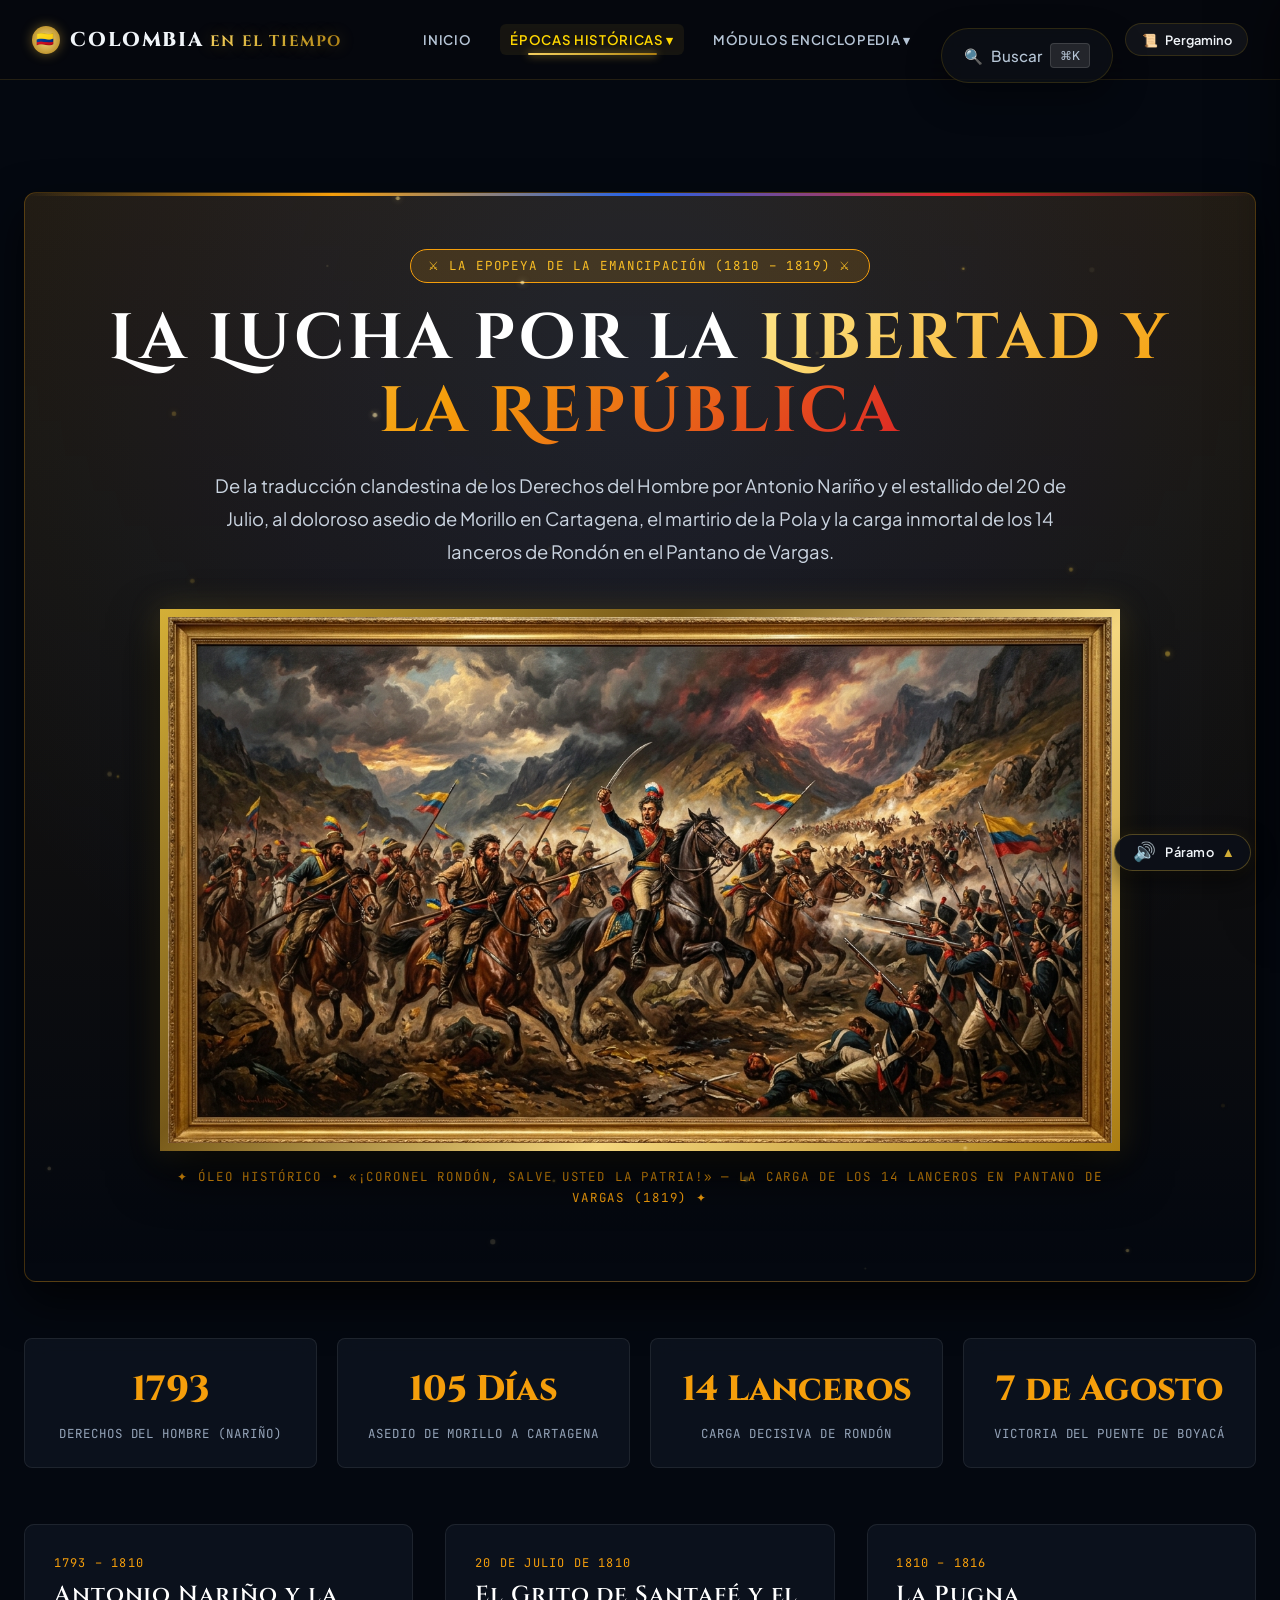
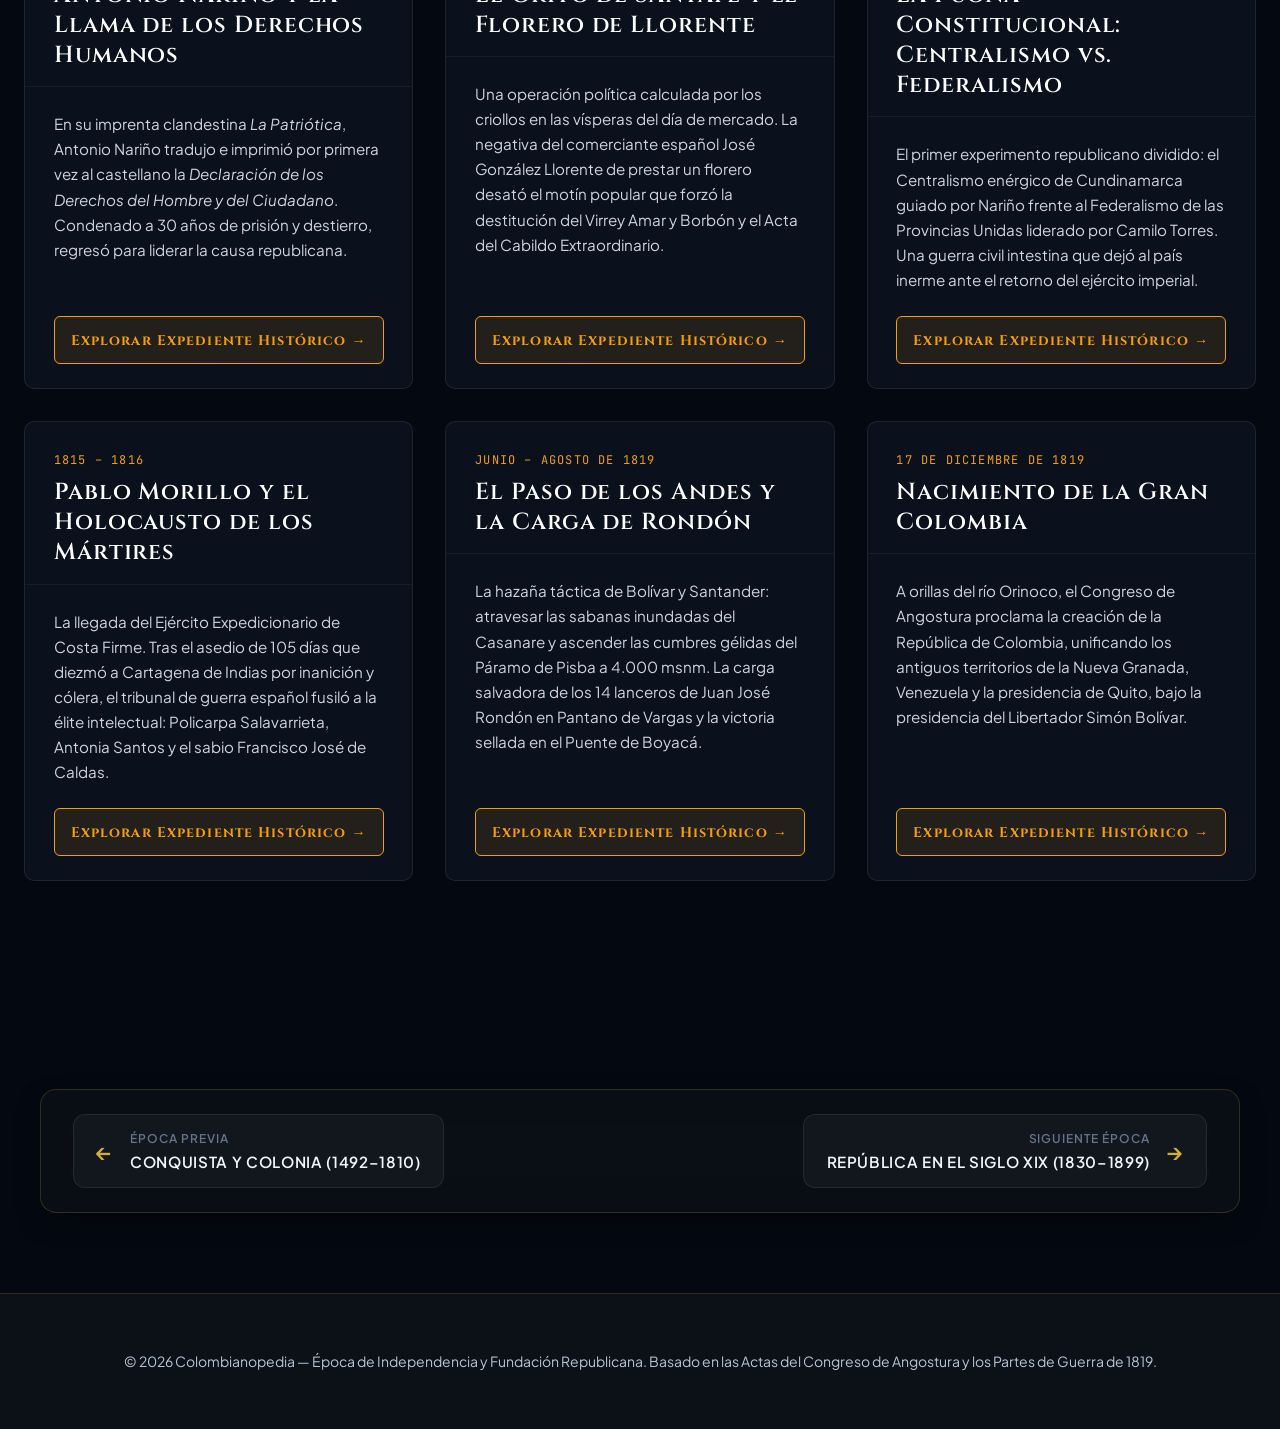
<file: independencia.html>
<!DOCTYPE html>
<html lang="es">
<head>
  <meta charset="UTF-8">
  <meta name="viewport" content="width=device-width, initial-scale=1.0">
  <title>Independencia y Grito Libertador (1810 - 1819) — Colombianopedia</title>
  <meta name="description" content="Museo interactivo de la Independencia de Colombia: la traducción de los Derechos del Hombre por Nariño, el 20 de julio, el Régimen del Terror de Morillo, y la Campaña Libertadora de 1819.">


  <meta name="theme-color" content="#06080d">
  <link rel="icon" type="image/svg+xml" href="assets/images/icon-colombianopedia.svg">
  <link rel="manifest" href="manifest.json">

  <!-- Tipografías de Museo y Jerarquía Editorial -->
  <link rel="preconnect" href="https://fonts.googleapis.com">
  <link rel="preconnect" href="https://fonts.gstatic.com" crossorigin>
  <link href="https://fonts.googleapis.com/css2?family=Cinzel+Decorative:wght@700;900&family=Cinzel:wght@500;600;700;800;900&family=Plus+Jakarta+Sans:ital,wght@0,300;0,400;0,500;0,600;0,700;1,400&family=JetBrains+Mono:wght@400;500;700&display=swap" rel="stylesheet">

  <link rel="stylesheet" href="css/style.css?v=3.0">

  <link rel="expect" href="#hero-section" blocking="render">

  <style>
    :root {
      --header-height: 80px;
      --font-display: 'Cinzel Decorative', 'Cinzel', serif;
      --font-title: 'Cinzel', serif;
      --font-body: 'Plus Jakarta Sans', sans-serif;
      --font-mono: 'JetBrains Mono', monospace;

      --gold-liberty: #f59e0b;
      --blue-gran-colombia: #2563eb;
      --crimson-martyr: #dc2626;
      --obsidian-surface: #070a10;
      --obsidian-card: rgba(14, 20, 32, 0.8);
      --border-liberty: rgba(245, 158, 11, 0.25);
    }

    .independencia-container {
      padding-top: calc(var(--header-height, 80px) + 2rem) !important;
      max-width: 1300px;
      margin: 0 auto;
      padding-left: 1.5rem;
      padding-right: 1.5rem;
      padding-bottom: 5rem;
    }

    .hero-independencia {
      background: linear-gradient(180deg, rgba(245,158,11,0.12) 0%, rgba(7,10,16,0) 100%),
                  radial-gradient(circle at 50% 15%, rgba(37,99,235,0.15), transparent 70%);
      border: 1px solid var(--border-liberty);
      border-radius: 12px;
      padding: 3.5rem 2.5rem;
      margin-bottom: 3.5rem;
      text-align: center;
      position: relative;
      overflow: hidden;
      box-shadow: 0 20px 45px rgba(0,0,0,0.7);
    }

    .hero-independencia::before {
      content: '';
      position: absolute;
      top: 0; left: 0; right: 0; height: 3px;
      background: linear-gradient(90deg, transparent, #f59e0b, #2563eb, #dc2626, transparent);
    }

    .independencia-badge {
      display: inline-flex;
      align-items: center;
      gap: 0.5rem;
      padding: 0.35rem 1.1rem;
      background: rgba(245, 158, 11, 0.15);
      border: 1px solid var(--gold-liberty);
      border-radius: 50px;
      color: #fbbf24;
      font-family: var(--font-mono);
      font-size: 0.78rem;
      letter-spacing: 0.15em;
      text-transform: uppercase;
      margin-bottom: 1.25rem;
    }

    .hero-independencia h1 {
      font-family: var(--font-display);
      font-size: clamp(2.3rem, 5.5vw, 4rem);
      color: #fff;
      line-height: 1.15;
      margin-bottom: 1.2rem;
    }

    .hero-independencia h1 span {
      background: linear-gradient(135deg, #fde68a 0%, #f59e0b 50%, #dc2626 100%);
      -webkit-background-clip: text;
      -webkit-text-fill-color: transparent;
    }

    /* Telemetría */
    .telemetry-independencia {
      display: grid;
      grid-template-columns: repeat(auto-fit, minmax(220px, 1fr));
      gap: 1.25rem;
      margin-bottom: 3.5rem;
    }

    .telemetry-card {
      background: var(--obsidian-card);
      border: 1px solid rgba(255, 255, 255, 0.08);
      border-radius: 8px;
      padding: 1.4rem;
      text-align: center;
      backdrop-filter: blur(12px);
      transition: transform 0.25s ease, border-color 0.25s ease;
    }

    .telemetry-card:hover {
      transform: translateY(-4px);
      border-color: var(--gold-liberty);
    }

    .telemetry-val {
      font-family: var(--font-title);
      font-size: 2.2rem;
      font-weight: 800;
      color: var(--gold-liberty);
      margin-bottom: 0.3rem;
    }

    .telemetry-lbl {
      font-family: var(--font-mono);
      font-size: 0.78rem;
      color: #94a3b8;
      text-transform: uppercase;
      letter-spacing: 0.08em;
    }

    /* Grilla de Capítulos */
    .episodes-grid {
      display: grid;
      grid-template-columns: repeat(auto-fill, minmax(360px, 1fr));
      gap: 2rem;
      margin-bottom: 4rem;
    }

    .episode-card {
      background: var(--obsidian-card);
      border: 1px solid rgba(255, 255, 255, 0.08);
      border-radius: 10px;
      overflow: hidden;
      display: flex;
      flex-direction: column;
      justify-content: space-between;
      transition: all 0.3s cubic-bezier(0.16, 1, 0.3, 1);
    }

    .episode-card:hover {
      transform: translateY(-6px);
      border-color: var(--gold-liberty);
      box-shadow: 0 16px 36px rgba(0, 0, 0, 0.6), 0 0 20px rgba(245, 158, 11, 0.25);
    }

    .episode-header {
      padding: 1.8rem 1.8rem 1rem;
      border-bottom: 1px solid rgba(255, 255, 255, 0.05);
    }

    .episode-period {
      font-family: var(--font-mono);
      font-size: 0.75rem;
      color: var(--gold-liberty);
      text-transform: uppercase;
      letter-spacing: 0.1em;
      margin-bottom: 0.4rem;
    }

    .episode-card h3 {
      font-family: var(--font-title);
      font-size: 1.45rem;
      color: #fff;
      line-height: 1.3;
    }

    .episode-body {
      padding: 1.5rem 1.8rem;
      flex: 1;
      display: flex;
      flex-direction: column;
      justify-content: space-between;
    }

    .episode-desc {
      color: #cbd5e1;
      font-size: 0.95rem;
      line-height: 1.65;
      margin-bottom: 1.5rem;
    }

    .btn-episode {
      width: 100%;
      padding: 0.85rem;
      background: rgba(245, 158, 11, 0.1);
      border: 1px solid var(--gold-liberty);
      border-radius: 6px;
      color: var(--gold-liberty);
      font-family: var(--font-title);
      font-size: 0.88rem;
      font-weight: 700;
      letter-spacing: 0.08em;
      cursor: pointer;
      transition: all 0.2s ease;
      display: flex;
      align-items: center;
      justify-content: center;
      gap: 0.5rem;
    }

    .btn-episode:hover {
      background: var(--gold-liberty);
      color: #000;
    }

    /* Modal */
    .modal-overlay {
      position: fixed;
      inset: 0;
      background: rgba(0, 0, 0, 0.88);
      backdrop-filter: blur(16px);
      z-index: 2000;
      display: none;
      align-items: center;
      justify-content: center;
      padding: 1.5rem;
    }

    .modal-overlay.open { display: flex; }

    .modal-dialog {
      background: #0b0f19;
      border: 1px solid var(--gold-liberty);
      border-radius: 12px;
      max-width: 800px;
      width: 100%;
      max-height: 85vh;
      overflow-y: auto;
      padding: 2.5rem;
      position: relative;
      box-shadow: 0 25px 60px rgba(0, 0, 0, 0.9);
    }

    .modal-close {
      position: absolute;
      top: 1.2rem;
      right: 1.5rem;
      background: transparent;
      border: none;
      color: #94a3b8;
      font-size: 1.8rem;
      cursor: pointer;
    }

    .modal-close:hover { color: #fff; }
  </style>
</head>
<body data-theme="independencia">

  <!-- ==========================================
       BARRA DE NAVEGACIÓN INSTITUCIONAL
       ========================================== -->
  <header>
    <div class="header-left">
      <a href="index.html" class="logo-monumental" aria-label="Inicio de Colombianopedia">
        <span class="logo-badge-icon">🇨🇴</span>
        <span>COLOMBIA <span class="gold-text">EN EL TIEMPO</span></span>
      </a>
    </div>

    <nav class="nav-container" aria-label="Navegación principal">
      <div class="nav-links-cluster" id="mainNavLinks">
        <!-- 1. Inicio -->
        <a href="index.html" class="nav-item-link">Inicio</a>

        <!-- 2 a 7. Dropdown de las 6 Épocas Históricas -->
        <div class="nav-dropdown">
          <button type="button" class="dropdown-trigger-btn active" aria-haspopup="true" aria-expanded="false">
            Épocas Históricas ▾
          </button>
          <ul class="nav-dropdown-menu">
            <li>
              <a href="precolombina.html">
                <span>Época Precolombina</span>
                <span class="menu-era-tag">Origen</span>
              </a>
            </li>
            <li>
              <a href="colonia.html">
                <span>Conquista y Colonia</span>
                <span class="menu-era-tag">1492–1810</span>
              </a>
            </li>
            <li>
              <a href="independencia.html" class="active">
                <span>Independencia y Grito</span>
                <span class="menu-era-tag">1810–1830</span>
              </a>
            </li>
            <li>
              <a href="siglo-xix.html">
                <span>República (Siglo XIX)</span>
                <span class="menu-era-tag">1830–1899</span>
              </a>
            </li>
            <li>
              <a href="siglo-xx.html">
                <span>Tensiones del Siglo XX</span>
                <span class="menu-era-tag">1900–1999</span>
              </a>
            </li>
            <li>
              <a href="memoria.html">
                <span>Memoria y Paz (Siglo XXI)</span>
                <span class="menu-era-tag">2000–Pres.</span>
              </a>
            </li>
          </ul>
        </div>

        <!-- 8 a 14. Dropdown de los 7 Módulos de la Enciclopedia -->
        <div class="nav-dropdown">
          <button type="button" class="dropdown-trigger-btn" aria-haspopup="true" aria-expanded="false">
            Módulos Enciclopedia ▾
          </button>
          <ul class="nav-dropdown-menu">
            <li><a href="otras-culturas.html">🏛️ Atlas de las 115 Tribus</a></li>
            <li><a href="muiscas.html">✨ Enciclopedia Muisca & Dorado</a></li>
            <li><a href="geografia-y-geologia.html">🌋 Geología, Fallas & Regiones</a></li>
            <li><a href="ciudades-historicas.html">🗺️ 32 Ciudades & Toponimia</a></li>
            <li><a href="leyendas-ancestrales.html">📜 Mitos & Leyendas Vivas</a></li>
            <li><a href="mentes-y-figuras.html">🖋️ Grandes Mentes e Ilustres</a></li>
            <li><a href="iceberg-violencia.html">🧊 Iceberg de la Memoria</a></li>
          </ul>
        </div>
      </div>

      <!-- Acciones de Cabecera: Buscador ⌘K y Selector de Modo Pergamino -->
      <div class="header-actions">
        <button type="button" class="header-search-btn universal-search-trigger" aria-label="Abrir buscador universal (⌘K)">
          <span>🔍</span>
          <span style="font-weight: 500;">Buscar</span>
          <span class="search-shortcut-badge">⌘K</span>
        </button>

        <button type="button" class="reading-mode-toggle" id="readingModeToggle" title="Alternar Modo Lectura Pergamino">
          📜 <span>Pergamino</span>
        </button>

        <button type="button" class="mobile-menu-btn" id="mobileMenuToggle" aria-label="Abrir menú de navegación">
          ☰
        </button>
      </div>
    </nav>
  </header>

  <!-- ==========================================
       CONTENEDOR PRINCIPAL INDEPENDENCIA
       ========================================== -->
  <main class="independencia-container">

    <section class="hero-independencia" id="hero-section">
      <div class="independencia-badge">
        <span>⚔</span> La Epopeya de la Emancipación (1810 – 1819) <span>⚔</span>
      </div>
      <h1>La Lucha por la <span>Libertad y la República</span></h1>
      <p style="max-width: 860px; margin: 0 auto; color: #cbd5e1; font-size: 1.15rem; line-height: 1.8;">
        De la traducción clandestina de los Derechos del Hombre por Antonio Nariño y el estallido del 20 de Julio, al doloroso asedio de Morillo en Cartagena, el martirio de la Pola y la carga inmortal de los 14 lanceros de Rondón en el Pantano de Vargas.
      </p>

      <!-- OBRA MAESTRA DEL PANTANO DE VARGAS -->
      <div style="max-width: 960px; margin: 2.5rem auto 1rem; text-align: center;">
        <div class="museum-frame">
          <img src="assets/images/independencia_vargas.jpg" alt="La Carga de los 14 Lanceros de Juan José Rondón en el Pantano de Vargas (1819)">
        </div>
        <div style="font-family: var(--font-mono); font-size: 0.78rem; color: #f59e0b; text-transform: uppercase; letter-spacing: 0.15em; margin-top: 1rem;">
          ✦ Óleo Histórico • «¡Coronel Rondón, salve usted la patria!» — La Carga de los 14 Lanceros en Pantano de Vargas (1819) ✦
        </div>
      </div>
    </section>

    <!-- Telemetría -->
    <section class="telemetry-independencia">
      <div class="telemetry-card">
        <div class="telemetry-val">1793</div>
        <div class="telemetry-lbl">Derechos del Hombre (Nariño)</div>
      </div>
      <div class="telemetry-card">
        <div class="telemetry-val">105 Días</div>
        <div class="telemetry-lbl">Asedio de Morillo a Cartagena</div>
      </div>
      <div class="telemetry-card">
        <div class="telemetry-val">14 Lanceros</div>
        <div class="telemetry-lbl">Carga Decisiva de Rondón</div>
      </div>
      <div class="telemetry-card">
        <div class="telemetry-val">7 de Agosto</div>
        <div class="telemetry-lbl">Victoria del Puente de Boyacá</div>
      </div>
    </section>

    <!-- Capítulos de la Independencia -->
    <section class="episodes-grid">
      <!-- 1. Los Precursores y Nariño -->
      <article class="episode-card">
        <div class="episode-header">
          <div class="episode-period">1793 – 1810</div>
          <h3>Antonio Nariño y la Llama de los Derechos Humanos</h3>
        </div>
        <div class="episode-body">
          <p class="episode-desc">
            En su imprenta clandestina <em>La Patriótica</em>, Antonio Nariño tradujo e imprimió por primera vez al castellano la <em>Declaración de los Derechos del Hombre y del Ciudadano</em>. Condenado a 30 años de prisión y destierro, regresó para liderar la causa republicana.
          </p>
          <button class="btn-episode" onclick="openIndependenciaModal('narino')">
            Explorar Expediente Histórico &rarr;
          </button>
        </div>
      </article>

      <!-- 2. El 20 de Julio de 1810 -->
      <article class="episode-card">
        <div class="episode-header">
          <div class="episode-period">20 de Julio de 1810</div>
          <h3>El Grito de Santafé y el Florero de Llorente</h3>
        </div>
        <div class="episode-body">
          <p class="episode-desc">
            Una operación política calculada por los criollos en las vísperas del día de mercado. La negativa del comerciante español José González Llorente de prestar un florero desató el motín popular que forzó la destitución del Virrey Amar y Borbón y el Acta del Cabildo Extraordinario.
          </p>
          <button class="btn-episode" onclick="openIndependenciaModal('veintejulio')">
            Explorar Expediente Histórico &rarr;
          </button>
        </div>
      </article>

      <!-- 3. La Patria Boba -->
      <article class="episode-card">
        <div class="episode-header">
          <div class="episode-period">1810 – 1816</div>
          <h3>La Pugna Constitucional: Centralismo vs. Federalismo</h3>
        </div>
        <div class="episode-body">
          <p class="episode-desc">
            El primer experimento republicano dividido: el Centralismo enérgico de Cundinamarca guiado por Nariño frente al Federalismo de las Provincias Unidas liderado por Camilo Torres. Una guerra civil intestina que dejó al país inerme ante el retorno del ejército imperial.
          </p>
          <button class="btn-episode" onclick="openIndependenciaModal('patriaboba')">
            Explorar Expediente Histórico &rarr;
          </button>
        </div>
      </article>

      <!-- 4. La Reconquista y el Régimen del Terror -->
      <article class="episode-card">
        <div class="episode-header">
          <div class="episode-period">1815 – 1816</div>
          <h3>Pablo Morillo y el Holocausto de los Mártires</h3>
        </div>
        <div class="episode-body">
          <p class="episode-desc">
            La llegada del Ejército Expedicionario de Costa Firme. Tras el asedio de 105 días que diezmó a Cartagena de Indias por inanición y cólera, el tribunal de guerra español fusiló a la élite intelectual: Policarpa Salavarrieta, Antonia Santos y el sabio Francisco José de Caldas.
          </p>
          <button class="btn-episode" onclick="openIndependenciaModal('terror')">
            Explorar Expediente Histórico &rarr;
          </button>
        </div>
      </article>

      <!-- 5. La Campaña Libertadora de 1819 -->
      <article class="episode-card">
        <div class="episode-header">
          <div class="episode-period">Junio – Agosto de 1819</div>
          <h3>El Paso de los Andes y la Carga de Rondón</h3>
        </div>
        <div class="episode-body">
          <p class="episode-desc">
            La hazaña táctica de Bolívar y Santander: atravesar las sabanas inundadas del Casanare y ascender las cumbres gélidas del Páramo de Pisba a 4.000 msnm. La carga salvadora de los 14 lanceros de Juan José Rondón en Pantano de Vargas y la victoria sellada en el Puente de Boyacá.
          </p>
          <button class="btn-episode" onclick="openIndependenciaModal('campana1819')">
            Explorar Expediente Histórico &rarr;
          </button>
        </div>
      </article>

      <!-- 6. El Congreso de Angostura -->
      <article class="episode-card">
        <div class="episode-header">
          <div class="episode-period">17 de Diciembre de 1819</div>
          <h3>Nacimiento de la Gran Colombia</h3>
        </div>
        <div class="episode-body">
          <p class="episode-desc">
            A orillas del río Orinoco, el Congreso de Angostura proclama la creación de la República de Colombia, unificando los antiguos territorios de la Nueva Granada, Venezuela y la presidencia de Quito, bajo la presidencia del Libertador Simón Bolívar.
          </p>
          <button class="btn-episode" onclick="openIndependenciaModal('angostura')">
            Explorar Expediente Histórico &rarr;
          </button>
        </div>
      </article>
    </section>

  </main>

  <!-- Modal de Museo Independencia -->
  <div class="modal-overlay" id="independenciaModal" onclick="closeModalOnBg(event)">
    <div class="modal-dialog">
      <button class="modal-close" onclick="closeIndependenciaModal()">&times;</button>
      <div id="modalIndependenciaBody"></div>
    </div>
  </div>

  <!-- Navegación Secuencial de Épocas Históricas -->
  <nav class="epoch-nav-bar" aria-label="Navegación entre épocas históricas">
    <a href="colonia.html" class="epoch-nav-btn epoch-nav-btn--prev">
      <span class="epoch-nav-arrow">←</span>
      <span class="epoch-nav-meta">
        <span class="epoch-nav-label">Época Previa</span>
        <span class="epoch-nav-title">Conquista y Colonia (1492–1810)</span>
      </span>
    </a>
    <a href="siglo-xix.html" class="epoch-nav-btn epoch-nav-btn--next">
      <span class="epoch-nav-meta">
        <span class="epoch-nav-label">Siguiente Época</span>
        <span class="epoch-nav-title">República en el Siglo XIX (1830–1899)</span>
      </span>
      <span class="epoch-nav-arrow">→</span>
    </a>
  </nav>

  <footer>
    <p>&copy; 2026 Colombianopedia — Época de Independencia y Fundación Republicana. Basado en las Actas del Congreso de Angostura y los Partes de Guerra de 1819.</p>
  </footer>

    <!-- Script Principal Universal (⌘K, Audio Synth, PWA, Citas) -->
  <script src="js/main.js"></script>

  <script>
    const independenciaData = {
      narino: {
        title: "Antonio Nariño y la Traducción que Cambió a América (1793)",
        badge: "El Precursor de los Derechos Humanos",
        content: `
          <p>En diciembre de 1793, en Santafé de Bogotá, don Antonio Nariño imprimió de madrugada en su taller secreto un folleto de dos hojas: la traducción castellana de los 17 artículos de la <em>Déclaration des droits de l'homme et du citoyen</em>, aprobada por la Asamblea Francesa de 1789.</p>
          <p>El texto consagraba que <em>«los hombres nacen y permanecen libres e iguales en derechos»</em> y que <em>«la soberanía reside esencialmente en la Nación»</em>. Enteradas las autoridades virreinales, Nariño fue arrestado, sus bienes confiscados y condenado a presidio en las mazmorras de Cádiz y el norte de África.</p>
          <p>Fugado de prisión en Europa, regresó clandestinamente a la Nueva Granada para continuar la conspiración libertadora. Es reconocido como el padre ideológico de las libertades civiles en Colombia.</p>
        `
      },
      veintejulio: {
        title: "El 20 de Julio de 1810: Anatomía de una Insurrección",
        badge: "El Cabildo Abierto de Santafé",
        content: `
          <p>El famoso episodio del 20 de julio no fue un arrebato espontáneo, sino un plan meticulosamente trazado por una junta clandestina de criollos reunida en el Observatorio Astronómico de Bogotá (entre ellos Camilo Torres, José María Carbonell y Francisco José de Caldas).</p>
          <p>Aprovechando el gentío del viernes de mercado en la Plaza Mayor, Luis de Rubio fue a pedir prestado un florero dorado al comerciante peninsular José González Llorente para adornar una mesa en honor al comisionado regio Antonio Villavicencio.</p>
          <p>La previsible negativa y los presuntos insultos de Llorente fueron el pretexto para encender los ánimos populares al grito de <em>«¡Nos desprecian a los americanos!»</em>. José María Carbonell corrió por los barrios populares de San Victorino incitando a los artesanos, lo que forzó al virrey Antonio Amar y Borbón a autorizar un Cabildo Abierto que terminó redactando el Acta de Independencia en la madrugada del 21 de julio.</p>
        `
      },
      patriaboba: {
        title: "La 'Patria Boba': El Dilema Centralismo vs. Federalismo (1810 - 1816)",
        badge: "El Primer Laboratorio Constitucional",
        content: `
          <p>Apenas derrocado el poder virreinal, el territorio neogranadino se fracturó en una decena de juntas provinciales soberanas (Cartagena, Socorro, Tunja, Antioquia, Pamplona, Cali), cada una expidiendo su propia constitución.</p>
          <p>Surgieron dos visiones irreconciliables:</p>
          <ul>
            <li><strong>El Centralismo (Antonio Nariño / Cundinamarca):</strong> Sostenía que ante la amenaza inminente de una reconquista española, solo un mando unificado, militarmente fuerte y centralizado desde Bogotá podía defender la república naciente.</li>
            <li><strong>El Federalismo (Camilo Torres / Provincias Unidas):</strong> Defendía la autonomía absoluta de cada región y provincia, recelando del tradicional centralismo santafereño.</li>
          </ul>
          <p>La tensión derivó en la primera guerra civil fratricida de nuestra historia (1812-1814). Cuando Nariño cayó preso combatiendo a los realistas en el sur, la desunión facilitó la entrada implacable del ejército de reconquista español.</p>
        `
      },
      terror: {
        title: "El Régimen del Terror y el Heroísmo de los Mártires (1815 - 1816)",
        badge: "El Martirologio Patriota",
        content: `
          <p>En agosto de 1815 arribó a Cartagena el general español Pablo Morillo con 60 navíos y 15.000 veteranos de las guerras napoleónicas. Tras un asedio de 105 días donde un tercio de la población cartagenera murió de hambre y peste, la plaza cayó y comenzó la sangrienta pacificación.</p>
          <p>El Tribunal de Purificación y el Consejo de Guerra Permanente dictaron sentencias capitales inmediatas contra la intelectualidad republicana:</p>
          <ul>
            <li><strong>Policarpa Salavarrieta (La Pola):</strong> Fusilada por la espalda en la Plaza Mayor de Santafé el 14 de noviembre de 1817 por coordinar la red de espionaje patriota. Antes de morir exclamó: <em>«¡Pueblo indolente, cuán distinta sería hoy vuestra suerte si conocierais el precio de la libertad!»</em></li>
            <li><strong>Antonia Santos:</strong> Fusilada en el Socorro en julio de 1819 por financiar y organizar la guerrilla de Coromoro.</li>
            <li><strong>Francisco José de Caldas:</strong> Fusilado el 29 de octubre de 1816. Ante su pedido de clemencia para concluir sus investigaciones botánicas y geográficas, la tradición atribuye la célebre respuesta: <em>«España no necesita de sabios»</em>.</li>
          </ul>
        `
      },
      campana1819: {
        title: "La Campaña Libertadora de 1819: El Paso de los Andes y Boyacá",
        badge: "La Hazaña Militar Decisiva",
        content: `
          <p>En mayo de 1819, en la aldea de Setenta (Casanare), Simón Bolívar y Francisco de Paula Santander concibieron una marcha militar considerada entre las más audaces de la historia militar americana: tomar el camino más inhóspito para sorprender por la espalda a las tropas realistas de José María Barreiro.</p>
          <p>El ejército patriota, compuesto en su mayoría por llaneros descalzos y la Legión Británica, cruzó durante semanas llanuras anegadas y ascendió las cumbres nevadas del <strong>Páramo de Pisba</strong> (a más de 4.000 metros de altitud). Centenares murieron congelados, pero lograron descender a los valles de Boyacá.</p>
          <p>El 25 de julio, en la <strong>Batalla del Pantano de Vargas</strong>, cuando la derrota parecía inevitable, Bolívar pronunció la célebre orden: <em>«¡Coronel Rondón, salve usted la patria!»</em>. Rondón y sus 14 lanceros embistieron con fiereza salvaje desbaratando las filas españolas.</p>
          <p>Doce días después, el <strong>7 de agosto de 1819</strong>, en el Puente de Boyacá, Santander y Anzoátegui cortaron el paso del ejército realista hacia Bogotá. El comandante Barreiro se rindió ante el joven soldado campesino Pedro Pascasio Martínez (quien rechazó un soborno de monedas de oro), sellando para siempre la independencia de la Nueva Granada.</p>
        `
      },
      angostura: {
        title: "El Congreso de Angostura y el Sueño de la Gran Colombia (1819)",
        badge: "La Creación de la Gran República",
        content: `
          <p>Tras la victoria fulgurante en Boyacá, Bolívar regresó a Angostura (hoy Ciudad Bolívar, Venezuela) en diciembre de 1819 para presentar el triunfo neogranadino.</p>
          <p>El 17 de diciembre de 1819, el Congreso expidió la <strong>Ley Fundamental de la República de Colombia</strong>, fusionando en una sola gran potencia continental a la Nueva Granada, Venezuela y Quito (Ecuador), dividida en tres departamentos territoriales: Cundinamarca, Venezuela y Quito.</p>
          <p>Bolívar fue nombrado Presidente de la República y Santander Vicepresidente a cargo del poder ejecutivo en Bogotá, sentando las bases del Congreso Constituyente de Cúcuta de 1821.</p>
        `
      }
    };

    function openIndependenciaModal(key) {
      const item = independenciaData[key];
      if (!item) return;

      const body = document.getElementById('modalIndependenciaBody');
      body.innerHTML = `
        <div style="font-family: var(--font-mono); font-size: 0.75rem; color: #f59e0b; text-transform: uppercase; margin-bottom: 0.4rem; letter-spacing: 0.15em;">
          ${item.badge}
        </div>
        <h2 style="font-family: var(--font-title); font-size: 2rem; color: #fff; margin-bottom: 1.2rem; line-height: 1.2;">
          ${item.title}
        </h2>
        <div style="color: #cbd5e1; font-size: 1rem; line-height: 1.75;">
          ${item.content}
        </div>
      `;

      document.getElementById('independenciaModal').classList.add('open');
      document.body.style.overflow = 'hidden';
    }

    function closeIndependenciaModal() {
      document.getElementById('independenciaModal').classList.remove('open');
      document.body.style.overflow = '';
    }

    function closeModalOnBg(e) {
      if (e.target.id === 'independenciaModal') closeIndependenciaModal();
    }

    document.addEventListener('keydown', (e) => {
      if (e.key === 'Escape') closeIndependenciaModal();
    });
  </script>
</body>
</html>
</file>
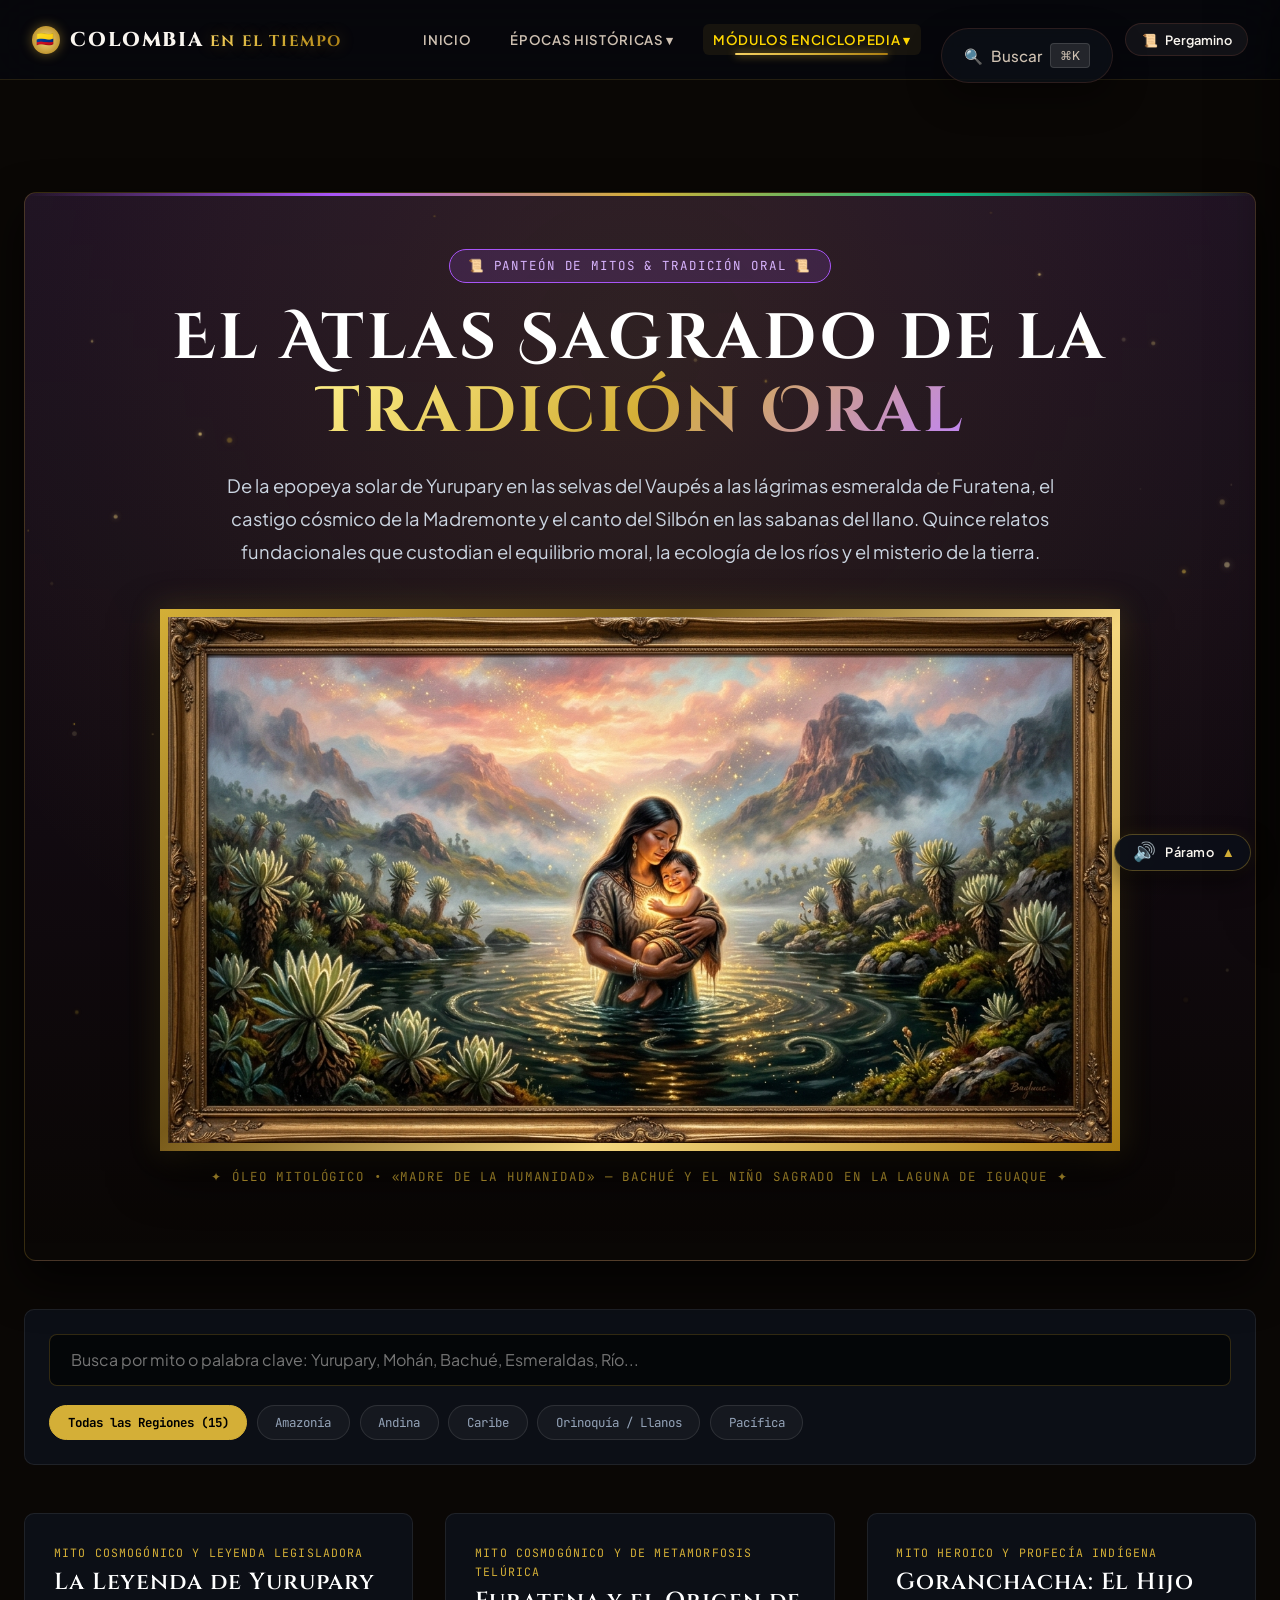
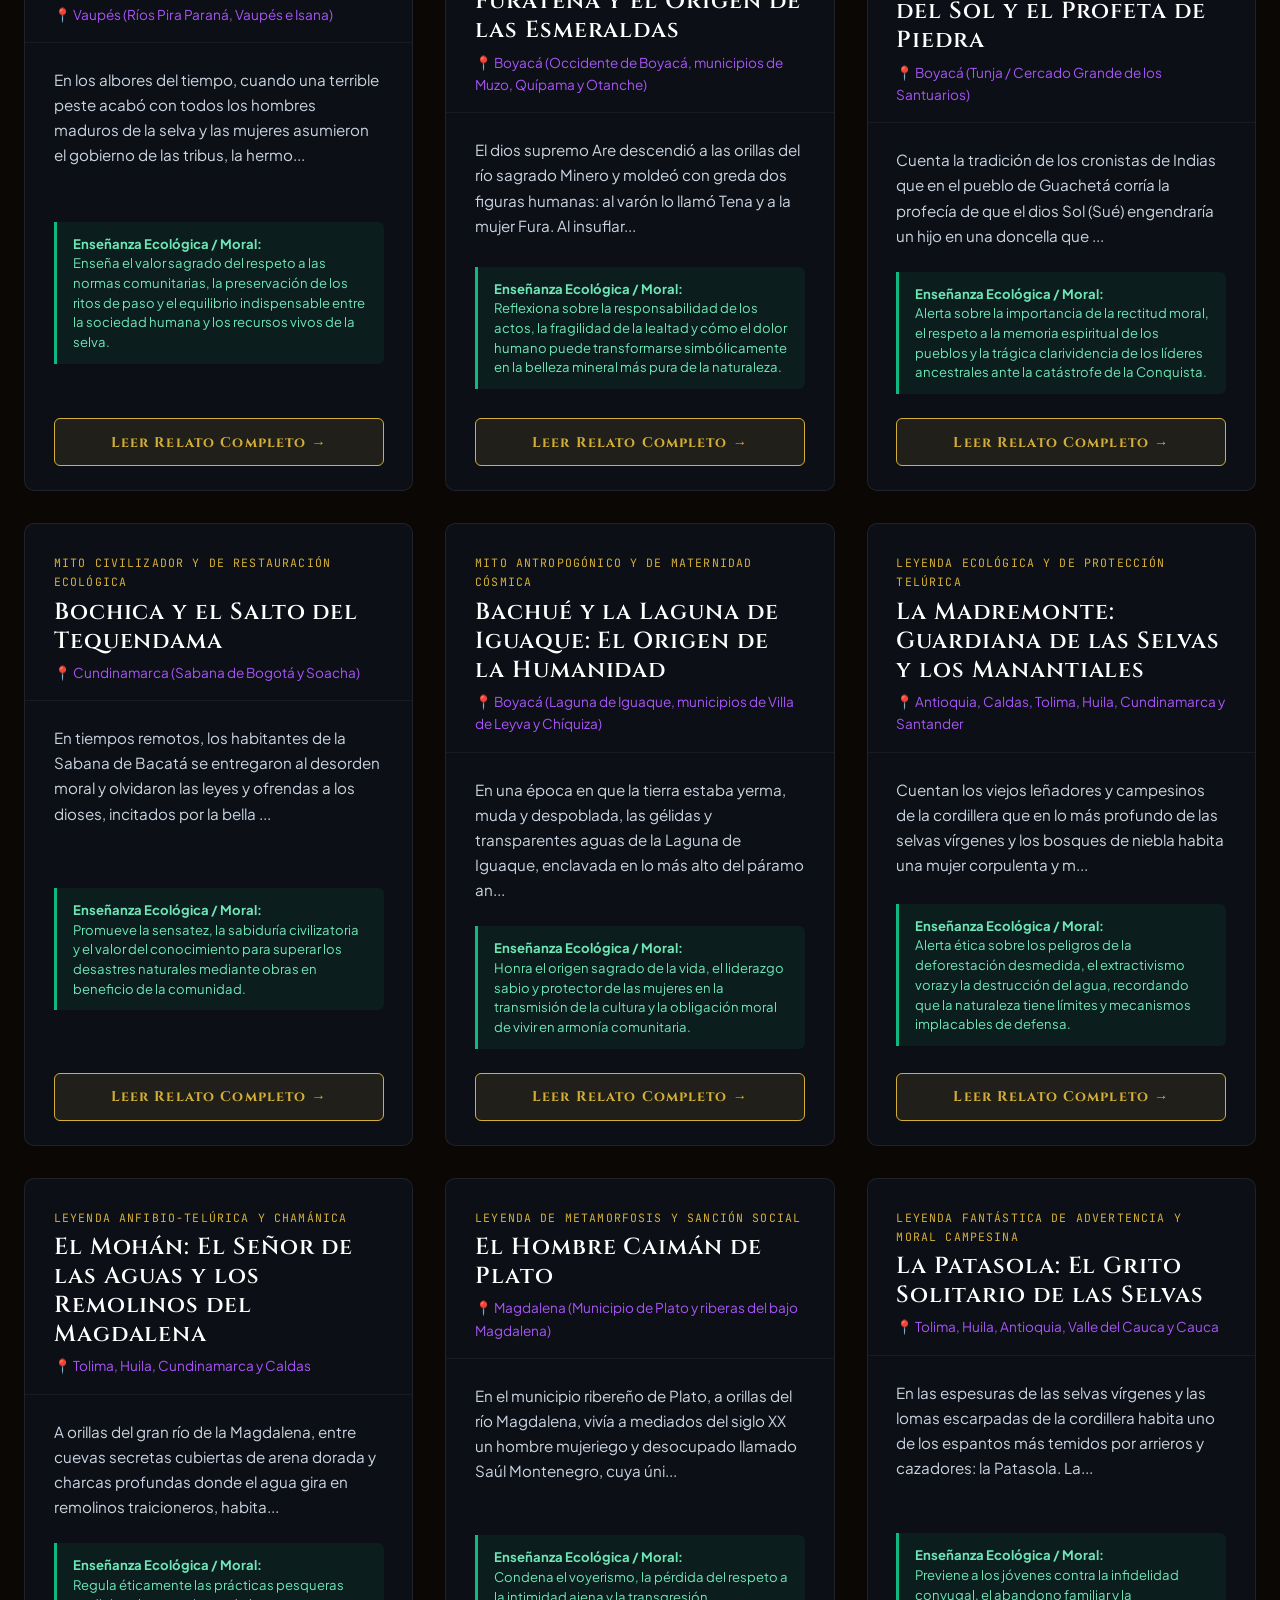
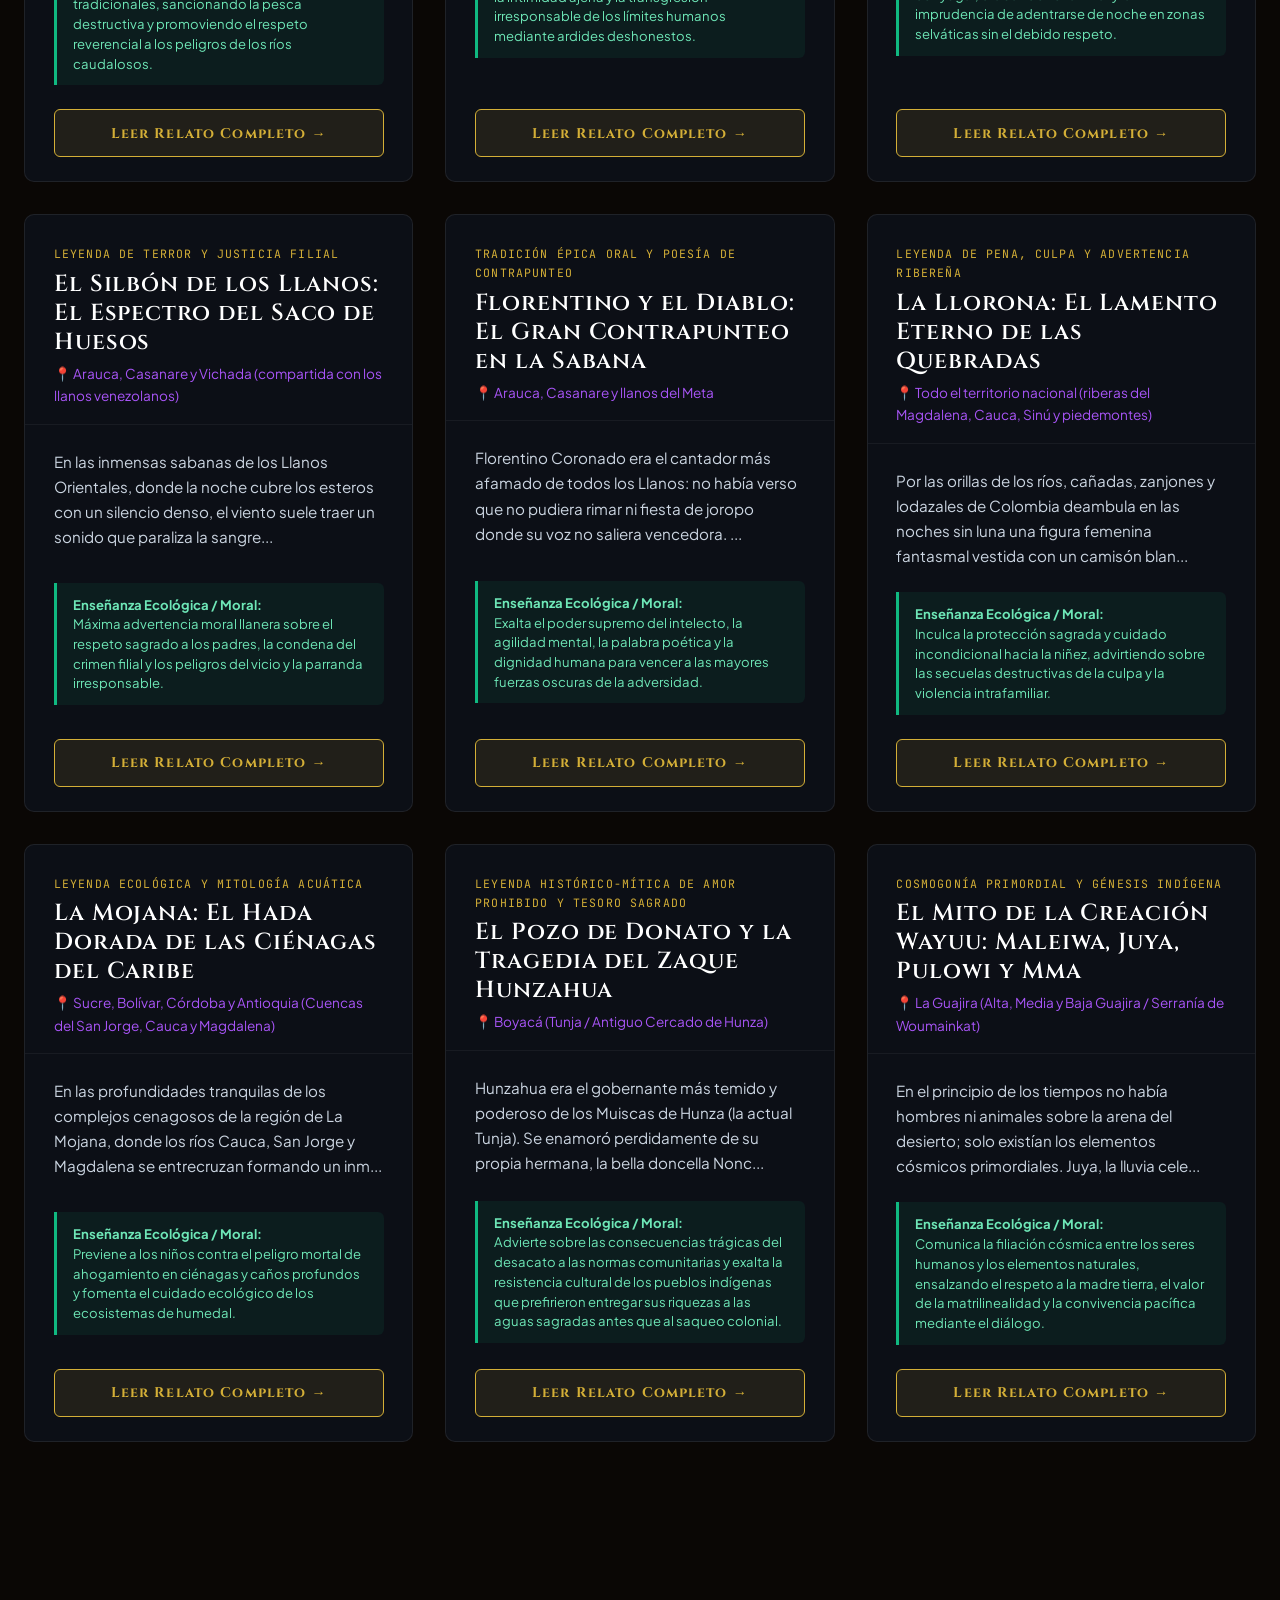
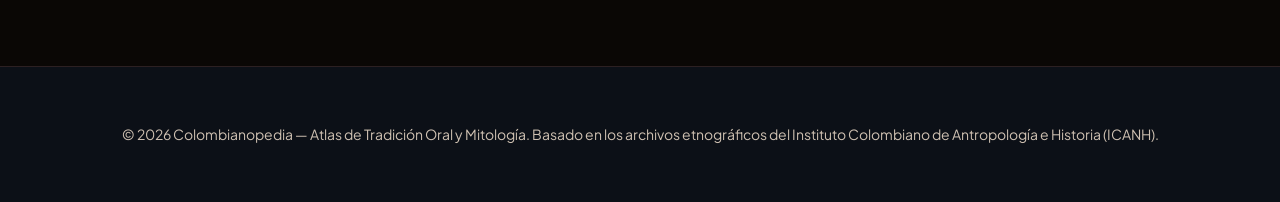
<file: leyendas-ancestrales.html>
<!DOCTYPE html>
<html lang="es">
<head>
  <meta charset="UTF-8">
  <meta name="viewport" content="width=device-width, initial-scale=1.0">
  <title>Atlas de Leyendas Ancestrales y Tradición Oral — Colombianopedia</title>
  <meta name="description" content="El gran panteón de mitos, cosmogonías y leyendas de Colombia: Yurupary, Furatena, Goranchacha, Bochica, Bachué, la Madremonte, el Mohán, el Silbón y más.">


  <meta name="theme-color" content="#06080d">
  <link rel="icon" type="image/svg+xml" href="assets/images/icon-colombianopedia.svg">
  <link rel="manifest" href="manifest.json">

  <!-- Tipografías de Museo y Jerarquía Editorial -->
  <link rel="preconnect" href="https://fonts.googleapis.com">
  <link rel="preconnect" href="https://fonts.gstatic.com" crossorigin>
  <link href="https://fonts.googleapis.com/css2?family=Cinzel+Decorative:wght@700;900&family=Cinzel:wght@500;600;700;800;900&family=Plus+Jakarta+Sans:ital,wght@0,300;0,400;0,500;0,600;0,700;1,400&family=JetBrains+Mono:wght@400;500;700&display=swap" rel="stylesheet">

  <link rel="stylesheet" href="css/style.css?v=3.0">

  <link rel="expect" href="#hero-section" blocking="render">

  <style>
    :root {
      --header-height: 80px;
      --font-display: 'Cinzel Decorative', 'Cinzel', serif;
      --font-title: 'Cinzel', serif;
      --font-body: 'Plus Jakarta Sans', sans-serif;
      --font-mono: 'JetBrains Mono', monospace;

      --mystic-gold: #d4af37;
      --emerald-selva: #10b981;
      --purple-sacred: #a855f7;
      --obsidian-dark: #07090e;
      --obsidian-card: rgba(14, 18, 28, 0.82);
      --border-mystic: rgba(212, 175, 55, 0.22);
    }

    .leyendas-container {
      padding-top: calc(var(--header-height, 80px) + 2rem) !important;
      max-width: 1300px;
      margin: 0 auto;
      padding-left: 1.5rem;
      padding-right: 1.5rem;
      padding-bottom: 5rem;
    }

    .hero-leyendas {
      background: linear-gradient(180deg, rgba(168,85,247,0.12) 0%, rgba(7,9,14,0) 100%),
                  radial-gradient(circle at 50% 15%, rgba(212,175,55,0.12), transparent 70%);
      border: 1px solid var(--border-mystic);
      border-radius: 12px;
      padding: 3.5rem 2.5rem;
      margin-bottom: 3rem;
      text-align: center;
      position: relative;
      overflow: hidden;
      box-shadow: 0 20px 45px rgba(0,0,0,0.7);
    }

    .hero-leyendas::before {
      content: '';
      position: absolute;
      top: 0; left: 0; right: 0; height: 3px;
      background: linear-gradient(90deg, transparent, var(--purple-sacred), var(--mystic-gold), var(--emerald-selva), transparent);
    }

    .leyendas-badge {
      display: inline-flex;
      align-items: center;
      gap: 0.5rem;
      padding: 0.35rem 1.1rem;
      background: rgba(168, 85, 247, 0.15);
      border: 1px solid var(--purple-sacred);
      border-radius: 50px;
      color: #d8b4fe;
      font-family: var(--font-mono);
      font-size: 0.78rem;
      letter-spacing: 0.15em;
      text-transform: uppercase;
      margin-bottom: 1.25rem;
    }

    .hero-leyendas h1 {
      font-family: var(--font-display);
      font-size: clamp(2.3rem, 5.5vw, 4rem);
      color: #fff;
      line-height: 1.15;
      margin-bottom: 1.2rem;
    }

    .hero-leyendas h1 span {
      background: linear-gradient(135deg, #fef08a 0%, #d4af37 50%, #c084fc 100%);
      -webkit-background-clip: text;
      -webkit-text-fill-color: transparent;
    }

    /* Barra de Control y Búsqueda */
    .filter-panel {
      background: var(--obsidian-card);
      border: 1px solid rgba(255, 255, 255, 0.08);
      border-radius: 10px;
      padding: 1.5rem;
      margin-bottom: 3rem;
      display: flex;
      flex-direction: column;
      gap: 1.2rem;
    }

    .search-input-leyendas {
      width: 100%;
      padding: 0.9rem 1.3rem;
      background: rgba(0, 0, 0, 0.6);
      border: 1px solid var(--border-mystic);
      border-radius: 8px;
      color: #fff;
      font-family: var(--font-body);
      font-size: 1rem;
    }

    .search-input-leyendas:focus {
      outline: none;
      border-color: var(--mystic-gold);
      box-shadow: 0 0 15px rgba(212, 175, 55, 0.3);
    }

    .region-pills-row {
      display: flex;
      gap: 0.6rem;
      flex-wrap: wrap;
    }

    .region-pill-btn {
      padding: 0.5rem 1.1rem;
      background: rgba(255, 255, 255, 0.04);
      border: 1px solid rgba(255, 255, 255, 0.1);
      border-radius: 50px;
      color: #94a3b8;
      font-family: var(--font-mono);
      font-size: 0.78rem;
      cursor: pointer;
      transition: all 0.2s ease;
    }

    .region-pill-btn:hover {
      color: #fff;
      border-color: var(--mystic-gold);
      background: rgba(212, 175, 55, 0.1);
    }

    .region-pill-btn.active {
      background: var(--mystic-gold);
      color: #000;
      border-color: var(--mystic-gold);
      font-weight: 700;
    }

    /* Grilla de Leyendas */
    .leyendas-grid {
      display: grid;
      grid-template-columns: repeat(auto-fill, minmax(360px, 1fr));
      gap: 2rem;
      margin-bottom: 4rem;
    }

    .leyenda-card {
      background: var(--obsidian-card);
      border: 1px solid rgba(255, 255, 255, 0.08);
      border-radius: 10px;
      overflow: hidden;
      display: flex;
      flex-direction: column;
      justify-content: space-between;
      transition: all 0.3s cubic-bezier(0.16, 1, 0.3, 1);
    }

    .leyenda-card:hover {
      transform: translateY(-6px);
      border-color: var(--mystic-gold);
      box-shadow: 0 16px 36px rgba(0, 0, 0, 0.6), 0 0 20px rgba(168, 85, 247, 0.25);
    }

    .leyenda-header {
      padding: 1.8rem 1.8rem 1rem;
      border-bottom: 1px solid rgba(255, 255, 255, 0.05);
    }

    .leyenda-badge-pill {
      font-family: var(--font-mono);
      font-size: 0.72rem;
      color: var(--mystic-gold);
      text-transform: uppercase;
      letter-spacing: 0.1em;
      margin-bottom: 0.4rem;
    }

    .leyenda-card h3 {
      font-family: var(--font-title);
      font-size: 1.45rem;
      color: #fff;
      line-height: 1.25;
      margin-bottom: 0.4rem;
    }

    .leyenda-location {
      font-size: 0.85rem;
      color: #a855f7;
    }

    .leyenda-body {
      padding: 1.5rem 1.8rem;
      flex: 1;
      display: flex;
      flex-direction: column;
      justify-content: space-between;
    }

    .leyenda-snippet {
      color: #cbd5e1;
      font-size: 0.95rem;
      line-height: 1.65;
      margin-bottom: 1.5rem;
    }

    .leyenda-teach {
      background: rgba(16, 185, 129, 0.08);
      border-left: 3px solid var(--emerald-selva);
      padding: 0.75rem 1rem;
      border-radius: 0 6px 6px 0;
      font-size: 0.82rem;
      color: #6ee7b7;
      margin-bottom: 1.5rem;
      line-height: 1.5;
    }

    .btn-read-legend {
      width: 100%;
      padding: 0.85rem;
      background: rgba(212, 175, 55, 0.1);
      border: 1px solid var(--mystic-gold);
      border-radius: 6px;
      color: var(--mystic-gold);
      font-family: var(--font-title);
      font-size: 0.88rem;
      font-weight: 700;
      letter-spacing: 0.08em;
      cursor: pointer;
      transition: all 0.2s ease;
      display: flex;
      align-items: center;
      justify-content: center;
      gap: 0.5rem;
    }

    .btn-read-legend:hover {
      background: var(--mystic-gold);
      color: #000;
    }

    /* Modal */
    .modal-overlay {
      position: fixed;
      inset: 0;
      background: rgba(0, 0, 0, 0.88);
      backdrop-filter: blur(16px);
      z-index: 2000;
      display: none;
      align-items: center;
      justify-content: center;
      padding: 1.5rem;
    }

    .modal-overlay.open { display: flex; }

    .modal-dialog {
      background: #0b0f19;
      border: 1px solid var(--mystic-gold);
      border-radius: 12px;
      max-width: 800px;
      width: 100%;
      max-height: 85vh;
      overflow-y: auto;
      padding: 2.5rem;
      position: relative;
      box-shadow: 0 25px 60px rgba(0, 0, 0, 0.9);
    }

    .modal-close {
      position: absolute;
      top: 1.2rem;
      right: 1.5rem;
      background: transparent;
      border: none;
      color: #94a3b8;
      font-size: 1.8rem;
      cursor: pointer;
    }

    .modal-close:hover { color: #fff; }
  </style>
</head>
<body data-theme="precolombina">

  <!-- ==========================================
       BARRA DE NAVEGACIÓN INSTITUCIONAL
       ========================================== -->
  <header>
    <div class="header-left">
      <a href="index.html" class="logo-monumental" aria-label="Inicio de Colombianopedia">
        <span class="logo-badge-icon">🇨🇴</span>
        <span>COLOMBIA <span class="gold-text">EN EL TIEMPO</span></span>
      </a>
    </div>

    <nav class="nav-container" aria-label="Navegación principal">
      <div class="nav-links-cluster" id="mainNavLinks">
        <!-- 1. Inicio -->
        <a href="index.html" class="nav-item-link">Inicio</a>

        <!-- 2 a 7. Dropdown de las 6 Épocas Históricas -->
        <div class="nav-dropdown">
          <button type="button" class="dropdown-trigger-btn" aria-haspopup="true" aria-expanded="false">
            Épocas Históricas ▾
          </button>
          <ul class="nav-dropdown-menu">
            <li>
              <a href="precolombina.html">
                <span>Época Precolombina</span>
                <span class="menu-era-tag">Origen</span>
              </a>
            </li>
            <li>
              <a href="colonia.html">
                <span>Conquista y Colonia</span>
                <span class="menu-era-tag">1492–1810</span>
              </a>
            </li>
            <li>
              <a href="independencia.html">
                <span>Independencia y Grito</span>
                <span class="menu-era-tag">1810–1830</span>
              </a>
            </li>
            <li>
              <a href="siglo-xix.html">
                <span>República (Siglo XIX)</span>
                <span class="menu-era-tag">1830–1899</span>
              </a>
            </li>
            <li>
              <a href="siglo-xx.html">
                <span>Tensiones del Siglo XX</span>
                <span class="menu-era-tag">1900–1999</span>
              </a>
            </li>
            <li>
              <a href="memoria.html">
                <span>Memoria y Paz (Siglo XXI)</span>
                <span class="menu-era-tag">2000–Pres.</span>
              </a>
            </li>
          </ul>
        </div>

        <!-- 8 a 14. Dropdown de los 7 Módulos de la Enciclopedia -->
        <div class="nav-dropdown">
          <button type="button" class="dropdown-trigger-btn active" aria-haspopup="true" aria-expanded="false">
            Módulos Enciclopedia ▾
          </button>
          <ul class="nav-dropdown-menu">
            <li><a href="otras-culturas.html">🏛️ Atlas de las 115 Tribus</a></li>
            <li><a href="muiscas.html">✨ Enciclopedia Muisca & Dorado</a></li>
            <li><a href="geografia-y-geologia.html">🌋 Geología, Fallas & Regiones</a></li>
            <li><a href="ciudades-historicas.html">🗺️ 32 Ciudades & Toponimia</a></li>
            <li><a href="leyendas-ancestrales.html" class="active">📜 Mitos & Leyendas Vivas</a></li>
            <li><a href="mentes-y-figuras.html">🖋️ Grandes Mentes e Ilustres</a></li>
            <li><a href="iceberg-violencia.html">🧊 Iceberg de la Memoria</a></li>
          </ul>
        </div>
      </div>

      <!-- Acciones de Cabecera: Buscador ⌘K y Selector de Modo Pergamino -->
      <div class="header-actions">
        <button type="button" class="header-search-btn universal-search-trigger" aria-label="Abrir buscador universal (⌘K)">
          <span>🔍</span>
          <span style="font-weight: 500;">Buscar</span>
          <span class="search-shortcut-badge">⌘K</span>
        </button>

        <button type="button" class="reading-mode-toggle" id="readingModeToggle" title="Alternar Modo Lectura Pergamino">
          📜 <span>Pergamino</span>
        </button>

        <button type="button" class="mobile-menu-btn" id="mobileMenuToggle" aria-label="Abrir menú de navegación">
          ☰
        </button>
      </div>
    </nav>
  </header>

  <!-- ==========================================
       CONTENEDOR PRINCIPAL LEYENDAS
       ========================================== -->
  <main class="leyendas-container">

    <section class="hero-leyendas" id="hero-section">
      <div class="leyendas-badge">
        <span>📜</span> Panteón de Mitos & Tradición Oral <span>📜</span>
      </div>
      <h1>El Atlas Sagrado de la <span>Tradición Oral</span></h1>
      <p style="max-width: 860px; margin: 0 auto; color: #cbd5e1; font-size: 1.15rem; line-height: 1.8;">
        De la epopeya solar de Yurupary en las selvas del Vaupés a las lágrimas esmeralda de Furatena, el castigo cósmico de la Madremonte y el canto del Silbón en las sabanas del llano. Quince relatos fundacionales que custodian el equilibrio moral, la ecología de los ríos y el misterio de la tierra.
      </p>

      <!-- OBRA MAESTRA DE BACHUÉ -->
      <div style="max-width: 960px; margin: 2.5rem auto 1rem; text-align: center;">
        <div class="museum-frame">
          <img src="assets/images/bachue_iguaque.jpg" alt="Mito de Bachué emergiendo de la Laguna de Iguaque">
        </div>
        <div style="font-family: var(--font-mono); font-size: 0.78rem; color: #d4af37; text-transform: uppercase; letter-spacing: 0.15em; margin-top: 1rem;">
          ✦ Óleo Mitológico • «Madre de la Humanidad» — Bachué y el Niño Sagrado en la Laguna de Iguaque ✦
        </div>
      </div>
    </section>

    <!-- Barra de Filtros Reactivos -->
    <div class="filter-panel">
      <input type="text" class="search-input-leyendas" id="searchLegendInput" placeholder="Busca por mito o palabra clave: Yurupary, Mohán, Bachué, Esmeraldas, Río..." onkeyup="filterLegends()">

      <div class="region-pills-row">
        <button class="region-pill-btn active" onclick="setRegionFilter('todas', this)">Todas las Regiones (15)</button>
        <button class="region-pill-btn" onclick="setRegionFilter('Amazonía', this)">Amazonía</button>
        <button class="region-pill-btn" onclick="setRegionFilter('Andina', this)">Andina</button>
        <button class="region-pill-btn" onclick="setRegionFilter('Caribe', this)">Caribe</button>
        <button class="region-pill-btn" onclick="setRegionFilter('Orinoquía', this)">Orinoquía / Llanos</button>
        <button class="region-pill-btn" onclick="setRegionFilter('Pacífica', this)">Pacífica</button>
      </div>
    </div>

    <!-- Contenedor Dinámico de Leyendas -->
    <section class="leyendas-grid" id="legendsGrid">
      <div style="color: #94a3b8; text-align: center; grid-column: 1 / -1; padding: 2rem;">
        Cargando compendio etnográfico de leyendas...
      </div>
    </section>

  </main>

  <!-- Modal Inmersivo de Lectura -->
  <div class="modal-overlay" id="legendModal" onclick="closeModalOnBg(event)">
    <div class="modal-dialog">
      <button class="modal-close" onclick="closeLegendModal()">&times;</button>
      <div id="modalLegendBody"></div>
    </div>
  </div>

  <footer>
    <p>&copy; 2026 Colombianopedia — Atlas de Tradición Oral y Mitología. Basado en los archivos etnográficos del Instituto Colombiano de Antropología e Historia (ICANH).</p>
  </footer>

    <!-- Script Principal Universal (⌘K, Audio Synth, PWA, Citas) -->
  <script src="js/main.js"></script>

  <script>
    let allLegends = [];
    let currentRegion = 'todas';

    async function loadLegendsData() {
      try {
        const response = await fetch('data/regiones_folclor_municipios.json');
        if (!response.ok) throw new Error('Error al cargar datos');
        const data = await response.json();
        allLegends = data.atlas_mitos_leyendas || [];
        renderLegends();
      } catch (err) {
        console.warn('Fallback a datos integrados:', err);
        // Respaldo inmediato si el fetch local estuviera restringido
        loadEmbeddedFallback();
      }
    }

    function renderLegends() {
      const container = document.getElementById('legendsGrid');
      const query = document.getElementById('searchLegendInput').value.toLowerCase().trim();

      const filtered = allLegends.filter(item => {
        const matchRegion = currentRegion === 'todas' || (item.region_geografica && item.region_geografica.includes(currentRegion));
        const matchQuery = !query || 
          (item.titulo && item.titulo.toLowerCase().includes(query)) ||
          (item.departamento_o_territorio && item.departamento_o_territorio.toLowerCase().includes(query)) ||
          (item.relato_narrativo && item.relato_narrativo.toLowerCase().includes(query));
        return matchRegion && matchQuery;
      });

      if (filtered.length === 0) {
        container.innerHTML = `
          <div style="grid-column: 1 / -1; text-align: center; color: #94a3b8; padding: 3rem;">
            No se hallaron mitos que coincidan con la búsqueda.
          </div>
        `;
        return;
      }

      container.innerHTML = filtered.map(item => `
        <article class="leyenda-card">
          <div class="leyenda-header">
            <div class="leyenda-badge-pill">${item.clasificacion || 'Tradición Oral'}</div>
            <h3>${item.titulo}</h3>
            <div class="leyenda-location">📍 ${item.departamento_o_territorio || item.region_geografica}</div>
          </div>
          <div class="leyenda-body">
            <p class="leyenda-snippet">
              ${(item.relato_narrativo || '').substring(0, 160)}...
            </p>
            <div class="leyenda-teach">
              <strong>Enseñanza Ecológica / Moral:</strong><br>
              ${item.moraleja_o_sentido_pedagogico || 'Custodio del equilibrio natural.'}
            </div>
            <button class="btn-read-legend" onclick="openLegendModal('${item.id}')">
              Leer Relato Completo &rarr;
            </button>
          </div>
        </article>
      `).join('');
    }

    function setRegionFilter(region, btn) {
      currentRegion = region;
      document.querySelectorAll('.region-pill-btn').forEach(b => b.classList.remove('active'));
      btn.classList.add('active');
      renderLegends();
    }

    function filterLegends() {
      renderLegends();
    }

    function openLegendModal(legendId) {
      const item = allLegends.find(l => l.id === legendId);
      if (!item) return;

      const body = document.getElementById('modalLegendBody');
      body.innerHTML = `
        <div style="font-family: var(--font-mono); font-size: 0.75rem; color: #d4af37; text-transform: uppercase; margin-bottom: 0.4rem; letter-spacing: 0.15em;">
          ${item.clasificacion} • ${item.region_geografica}
        </div>
        <h2 style="font-family: var(--font-title); font-size: 2rem; color: #fff; margin-bottom: 0.5rem; line-height: 1.2;">
          ${item.titulo}
        </h2>
        <div style="font-size: 0.9rem; color: #a855f7; margin-bottom: 1.2rem;">
          Territorio: <strong>${item.departamento_o_territorio}</strong> • Origen: <em>${item.pueblo_o_cultura_origen || 'Tradición Mestiza y Campesina'}</em>
        </div>

        <div style="background: rgba(0,0,0,0.5); padding: 1.2rem; border-radius: 8px; border: 1px solid rgba(255,255,255,0.08); margin-bottom: 1.5rem;">
          <strong style="color: #d4af37; font-size: 0.85rem; text-transform: uppercase; font-family: var(--font-mono);">Personajes Arquetípicos:</strong>
          <p style="color: #e2e8f0; font-size: 0.92rem; margin-top: 0.3rem;">
            ${Array.isArray(item.personajes_principales) ? item.personajes_principales.join(' • ') : item.personajes_principales}
          </p>
        </div>

        <div style="color: #cbd5e1; font-size: 1.05rem; line-height: 1.8; margin-bottom: 1.5rem; white-space: pre-line;">
          ${item.relato_narrativo}
        </div>

        <div style="background: rgba(16,185,129,0.08); border-left: 3px solid #10b981; padding: 1.2rem; border-radius: 0 8px 8px 0; margin-bottom: 1.5rem;">
          <h4 style="color: #6ee7b7; font-family: var(--font-title); font-size: 1rem; margin-bottom: 0.3rem;">
            Significado Ecológico y Comunitario
          </h4>
          <p style="color: #cbd5e1; font-size: 0.92rem; line-height: 1.6;">
            ${item.moraleja_o_sentido_pedagogico}
          </p>
        </div>

        ${item.valor_etnografico_simbolico ? `
          <div style="font-size: 0.85rem; color: #94a3b8; font-style: italic;">
            ✦ ${item.valor_etnografico_simbolico}
          </div>
        ` : ''}
      `;

      document.getElementById('legendModal').classList.add('open');
      document.body.style.overflow = 'hidden';
    }

    function closeLegendModal() {
      document.getElementById('legendModal').classList.remove('open');
      document.body.style.overflow = '';
    }

    function closeModalOnBg(e) {
      if (e.target.id === 'legendModal') closeLegendModal();
    }

    document.addEventListener('keydown', (e) => {
      if (e.key === 'Escape') closeLegendModal();
    });

    // Iniciar carga al renderizar
    loadLegendsData();
  </script>
</body>
</html>
</file>
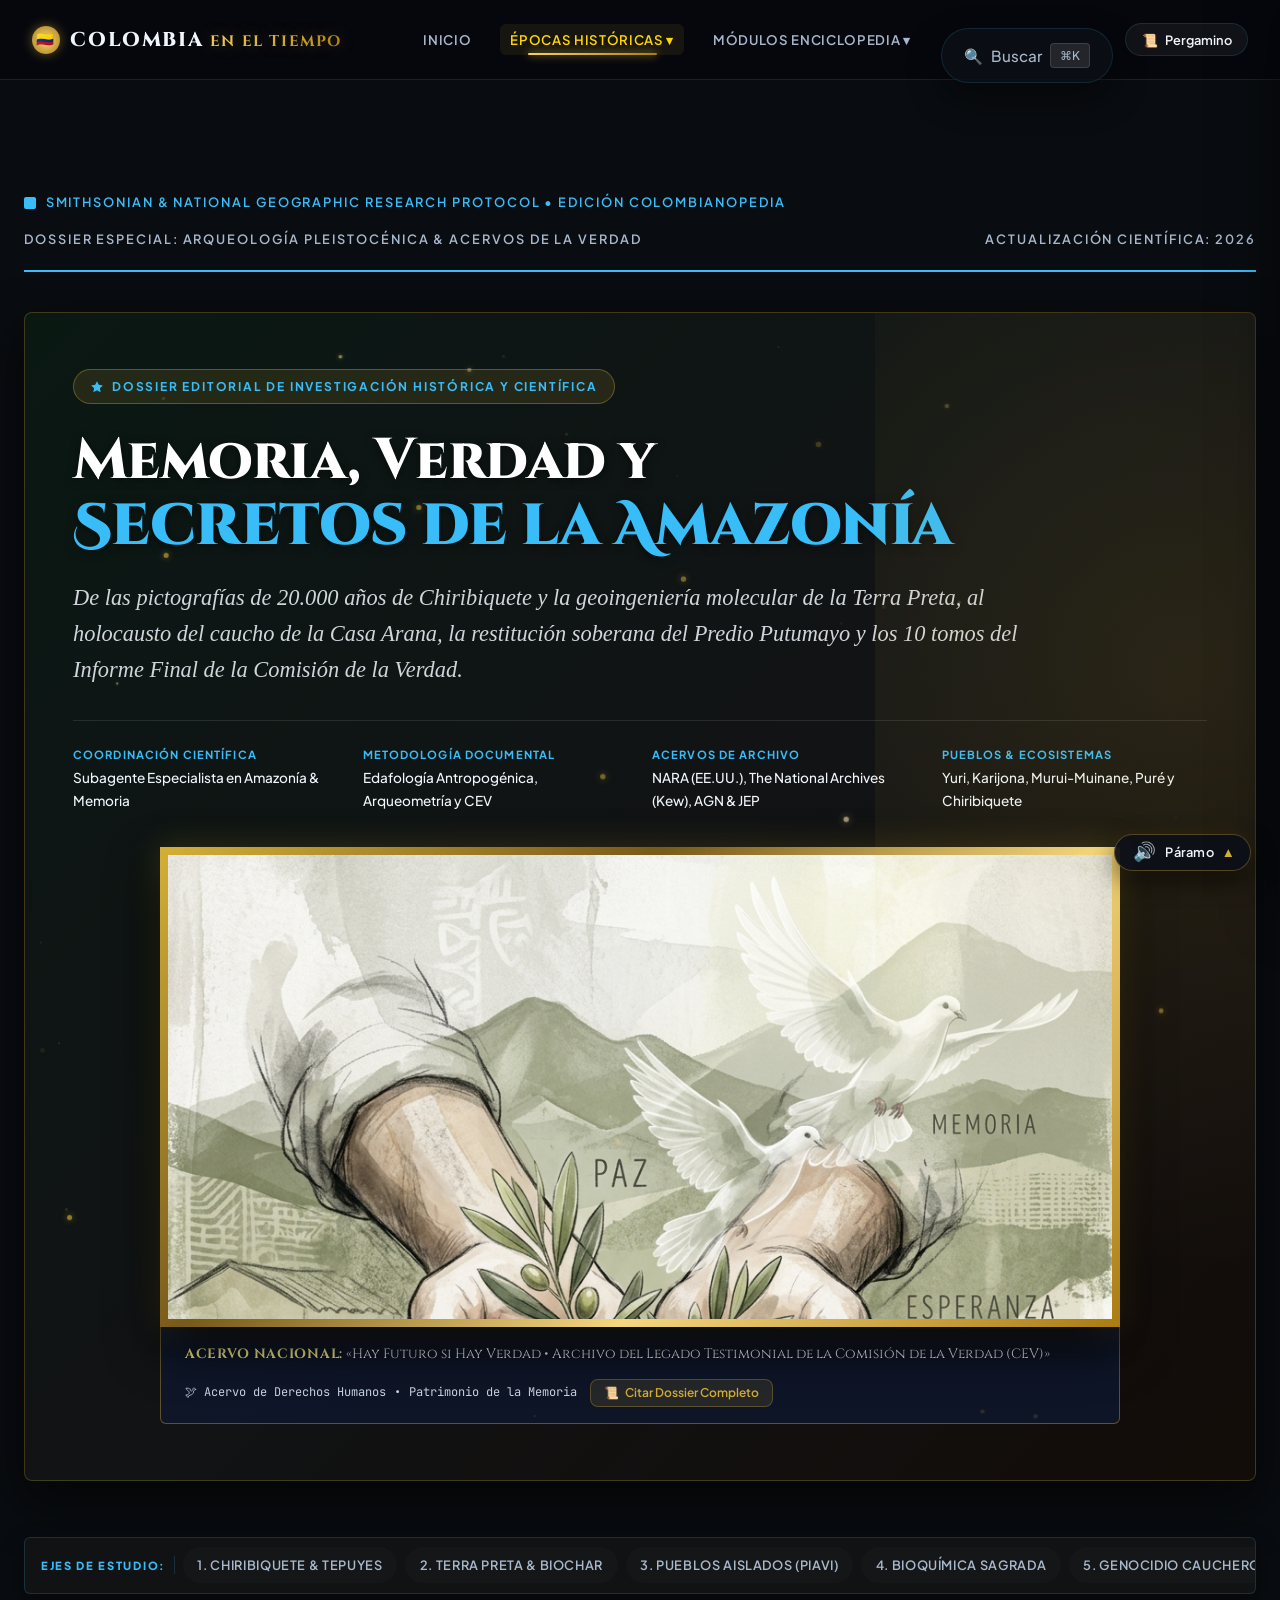
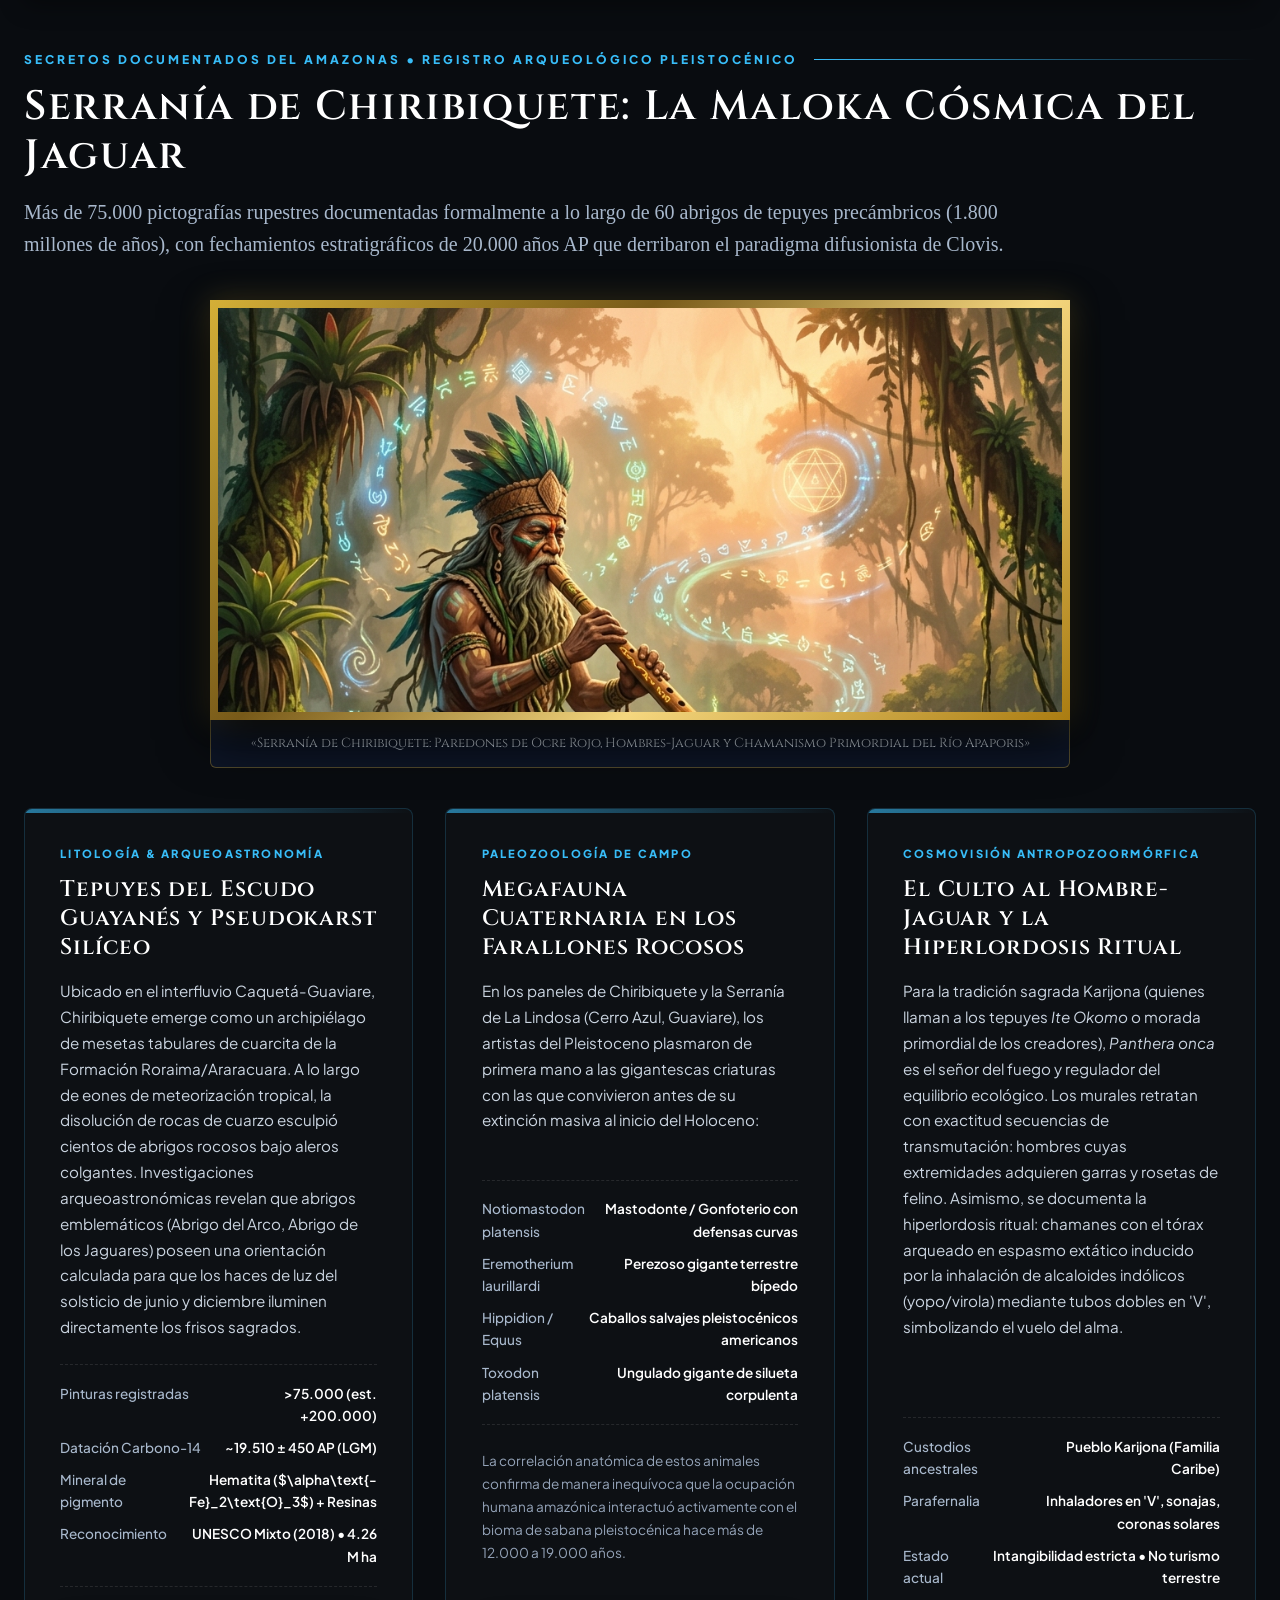
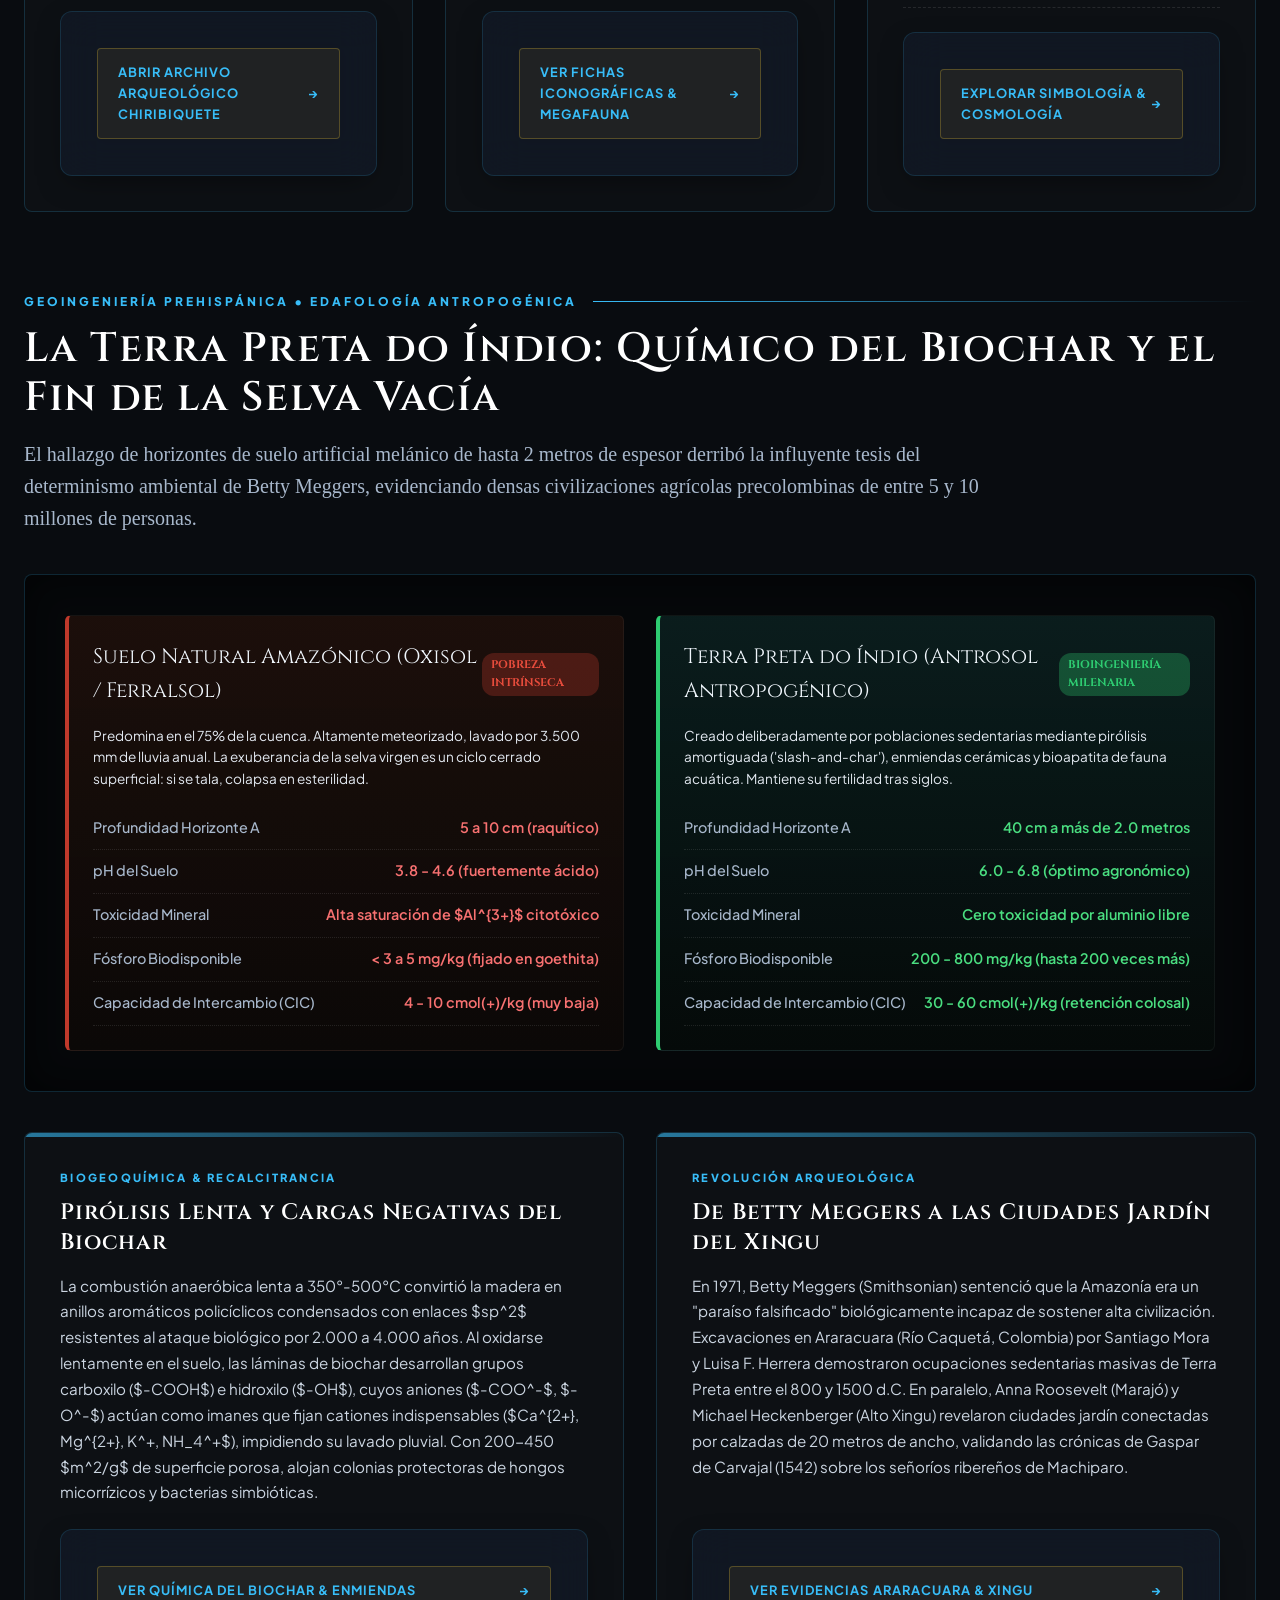
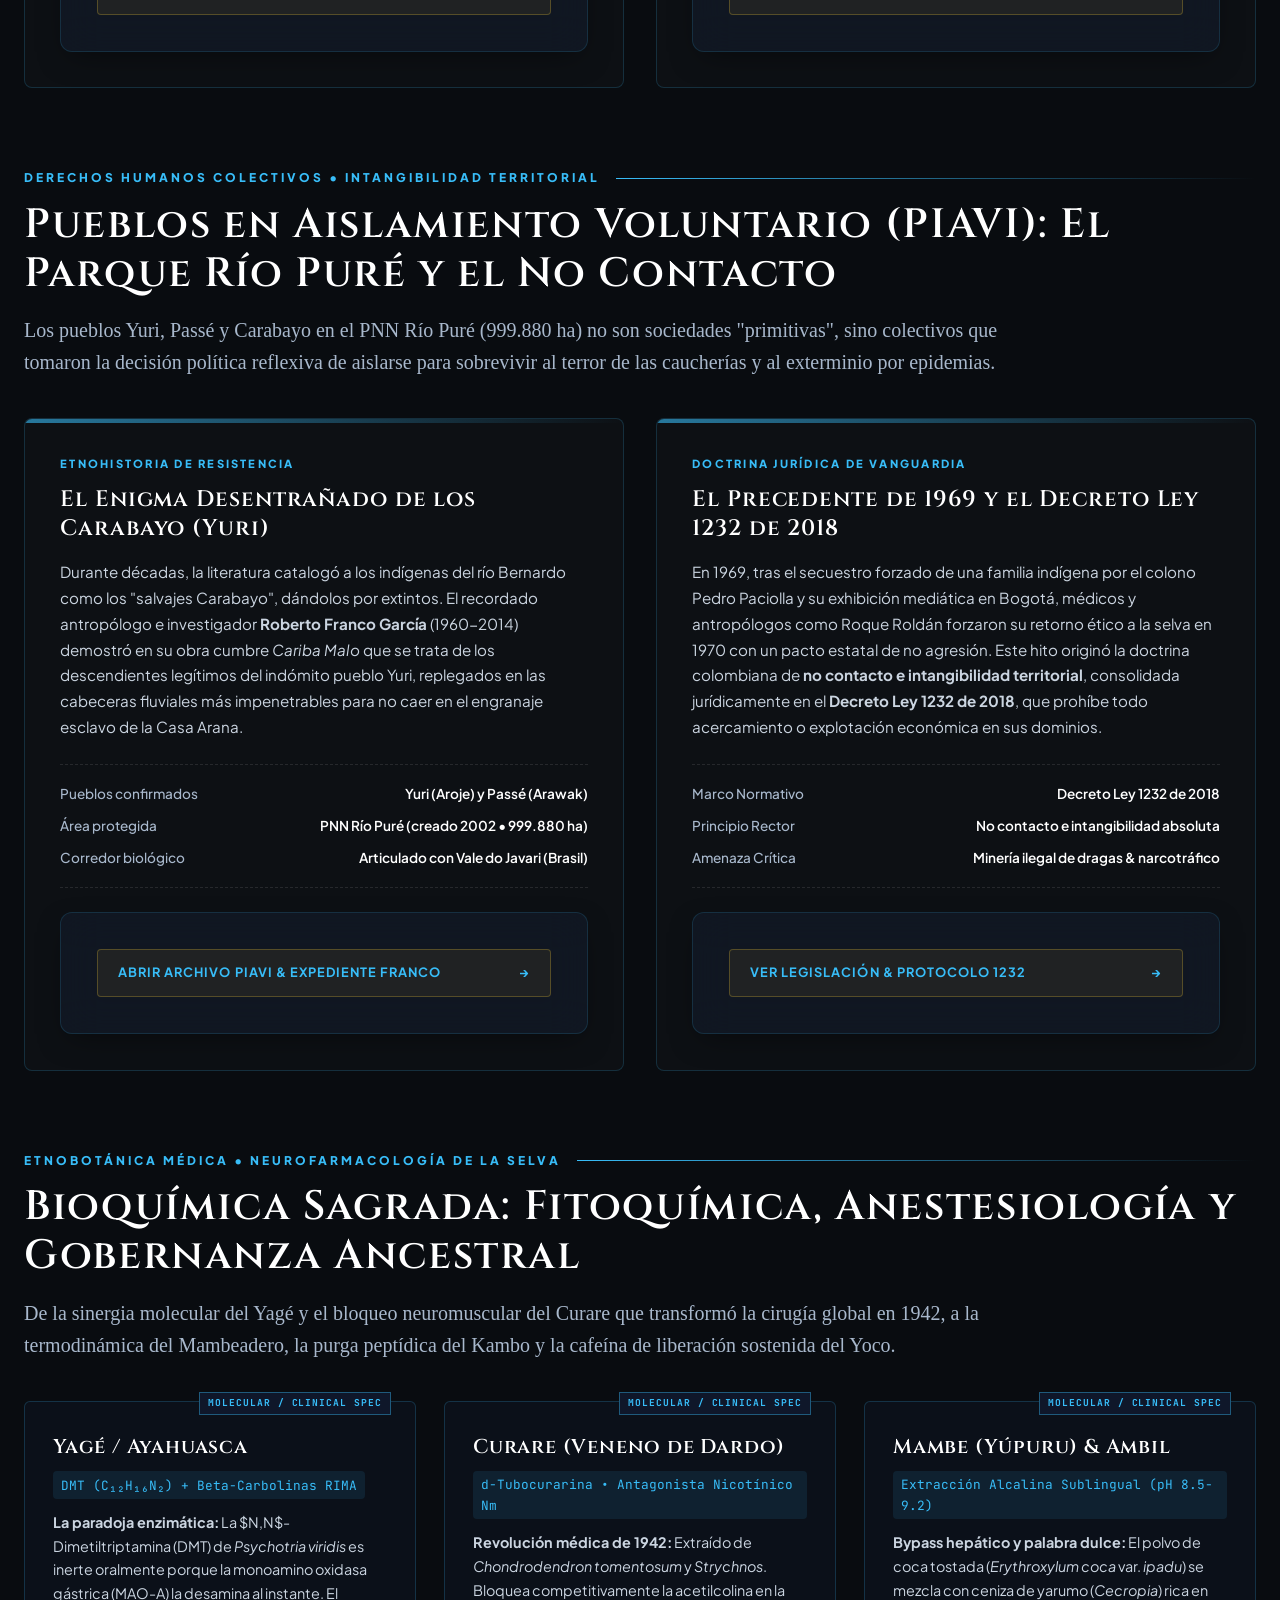
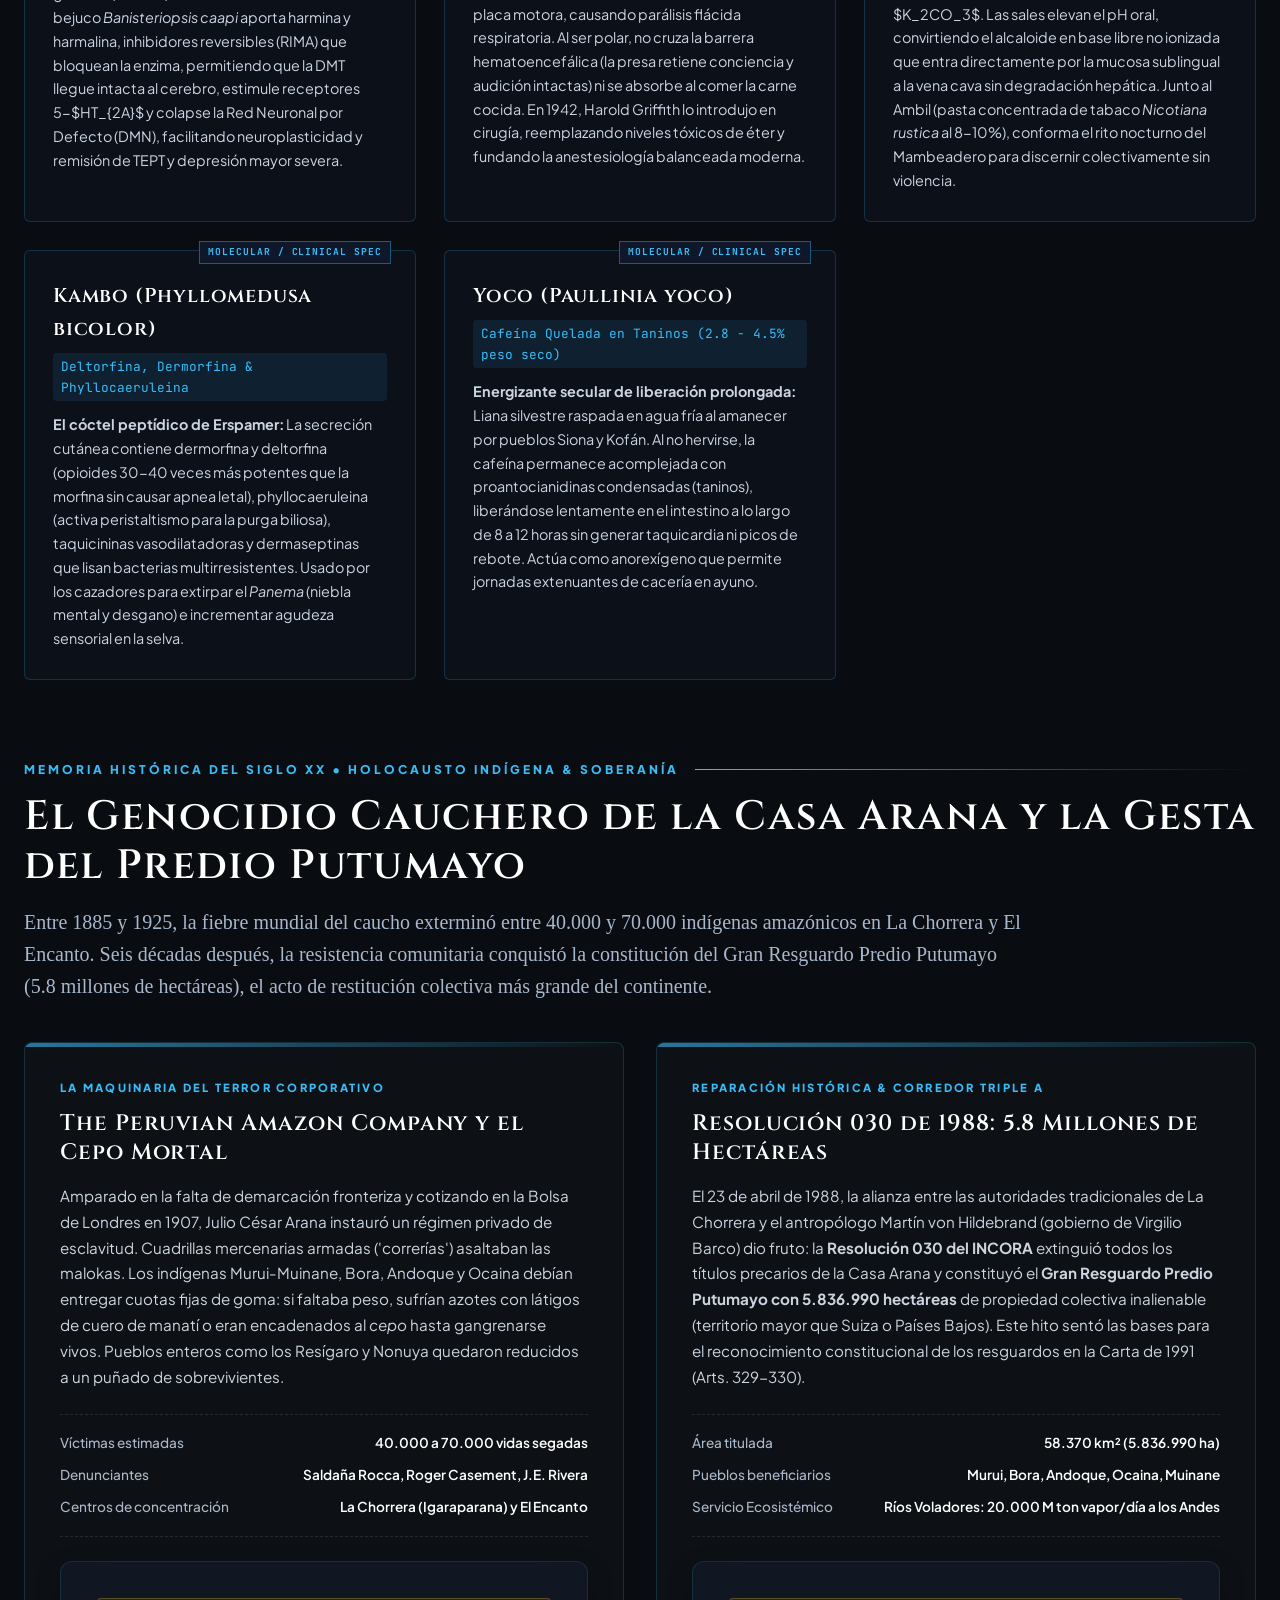
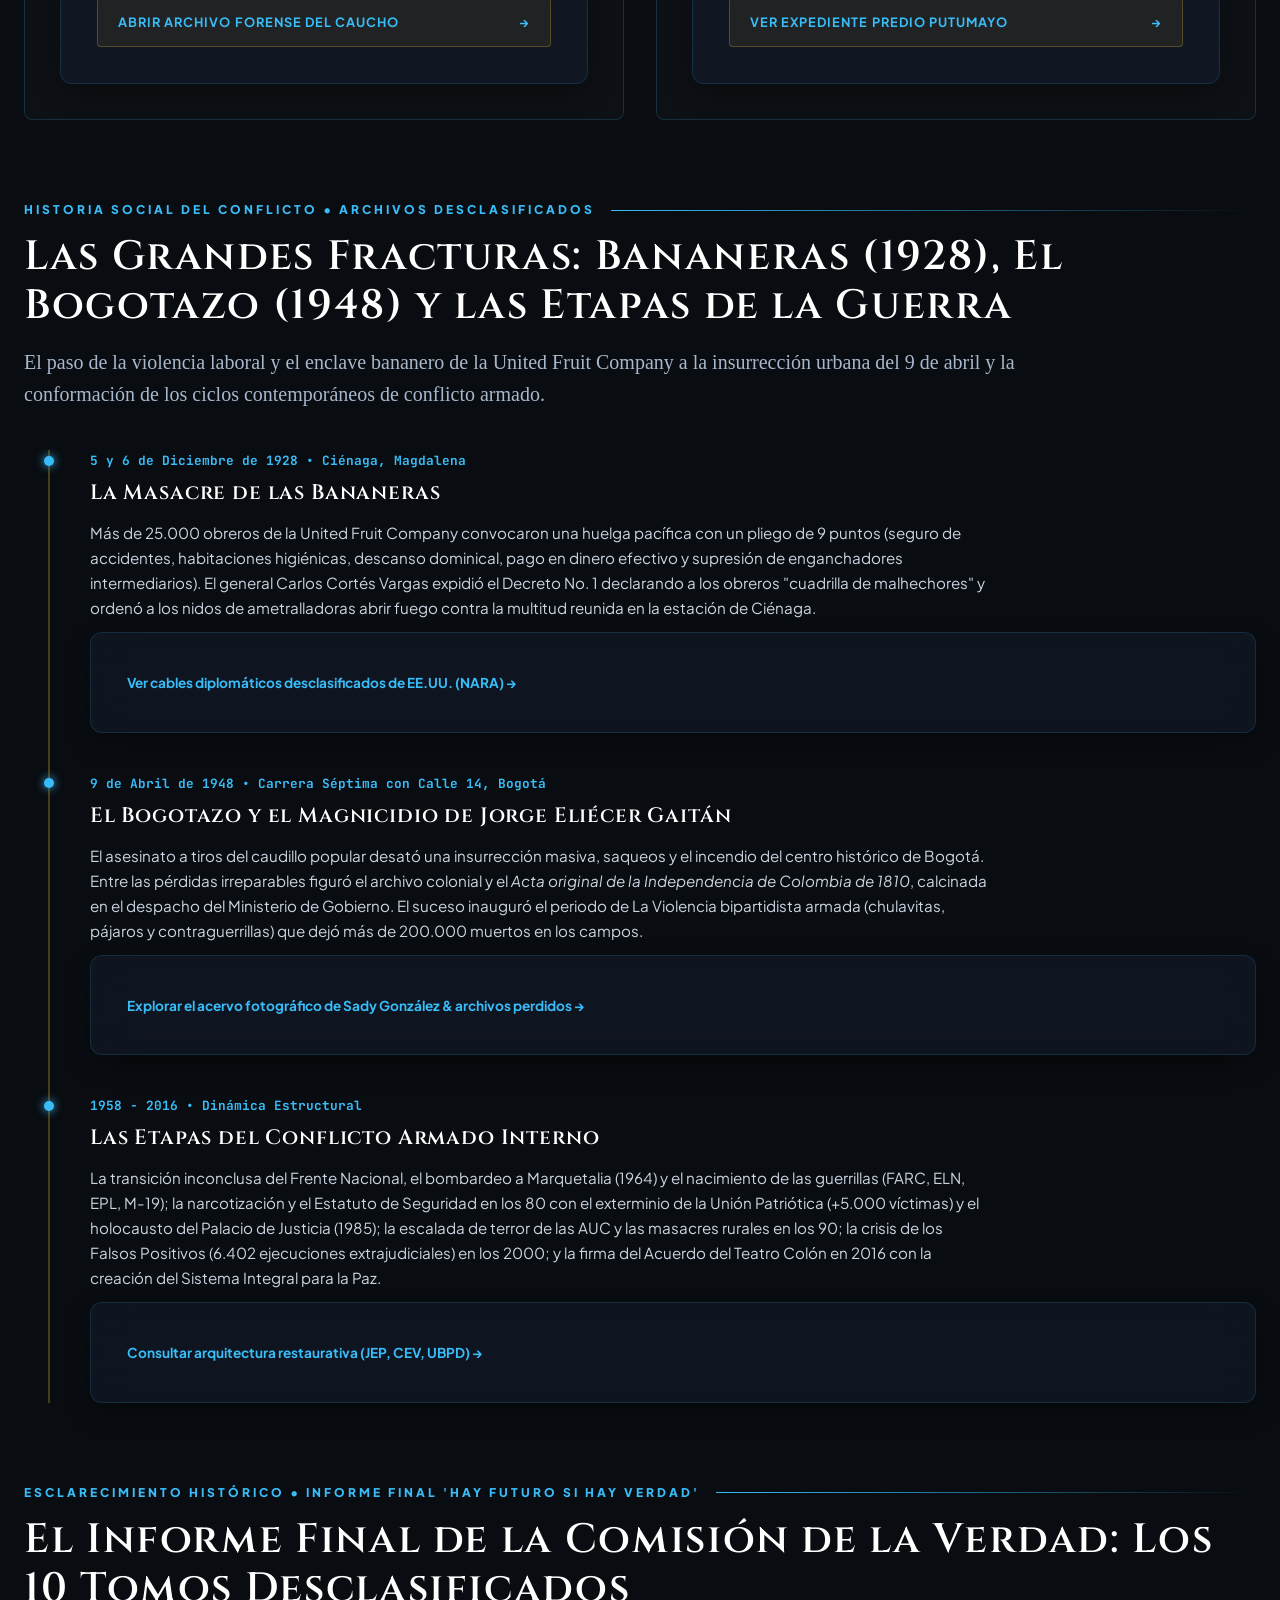
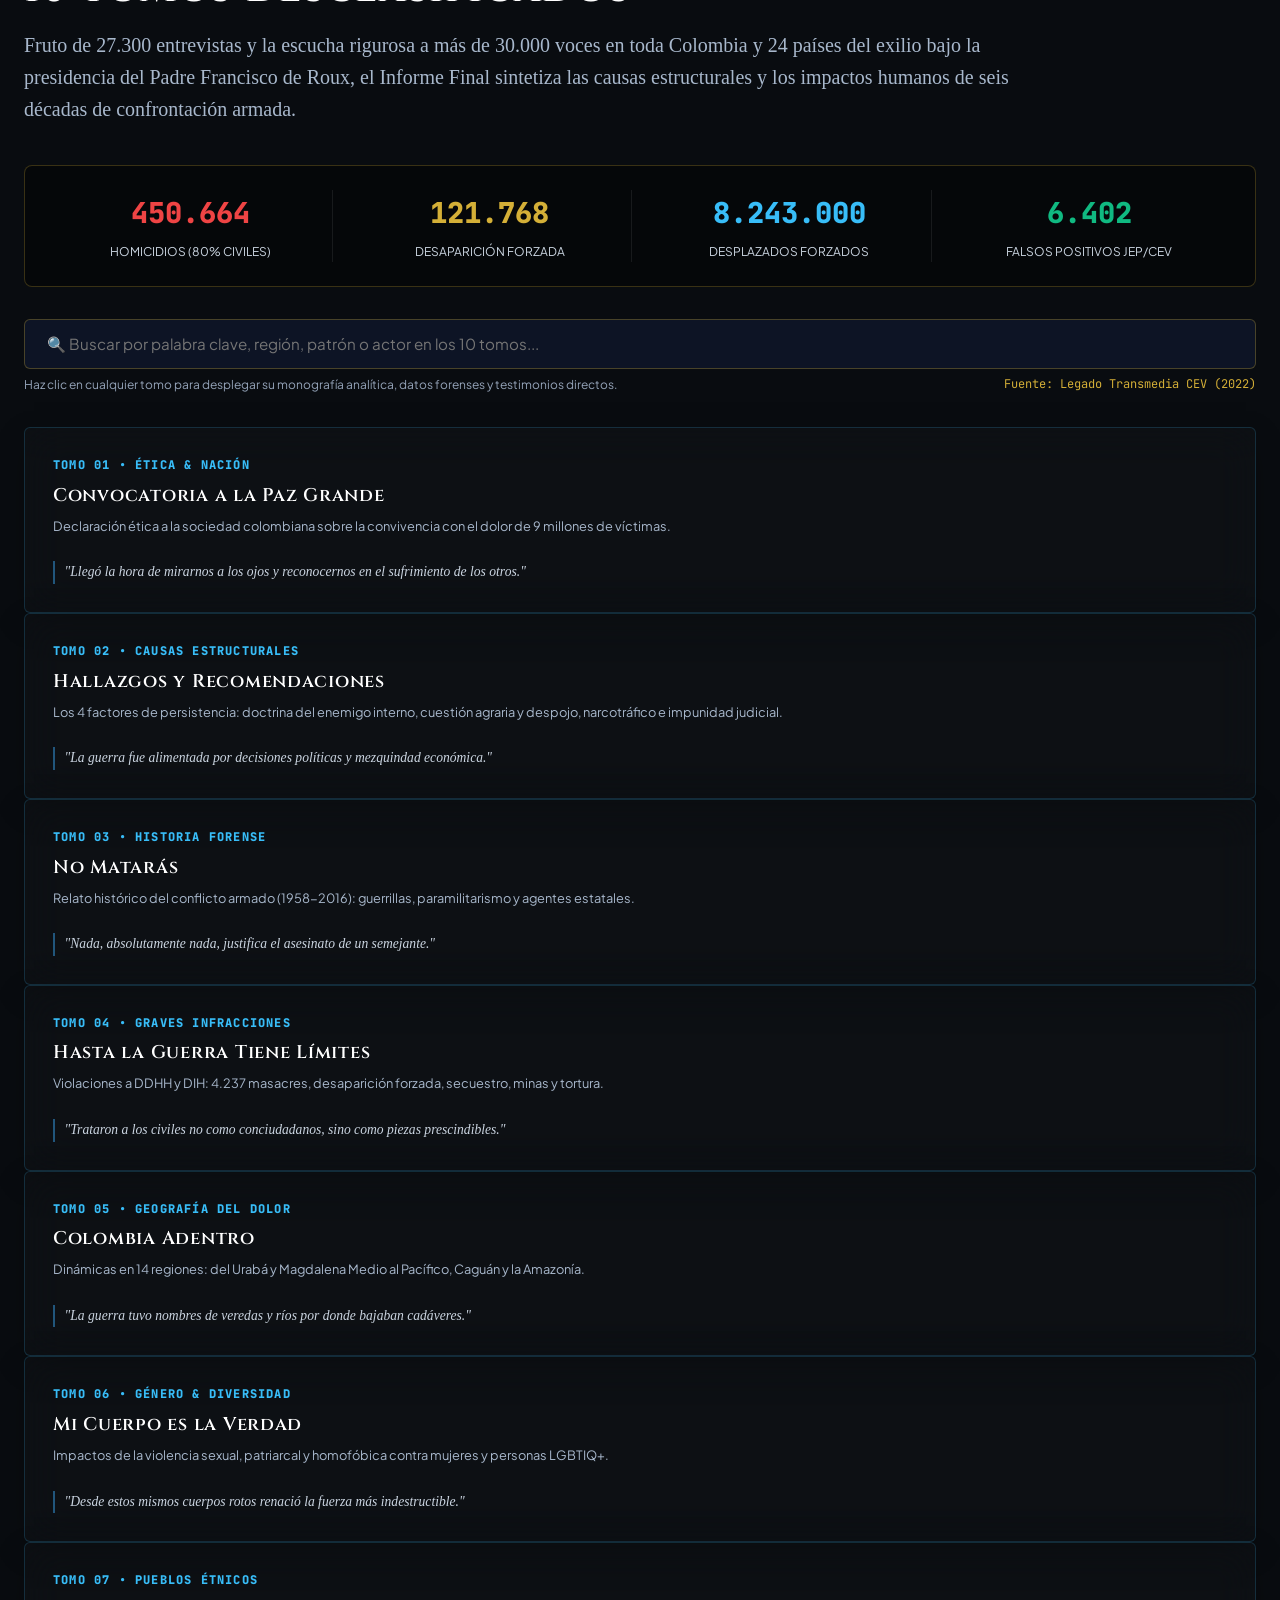
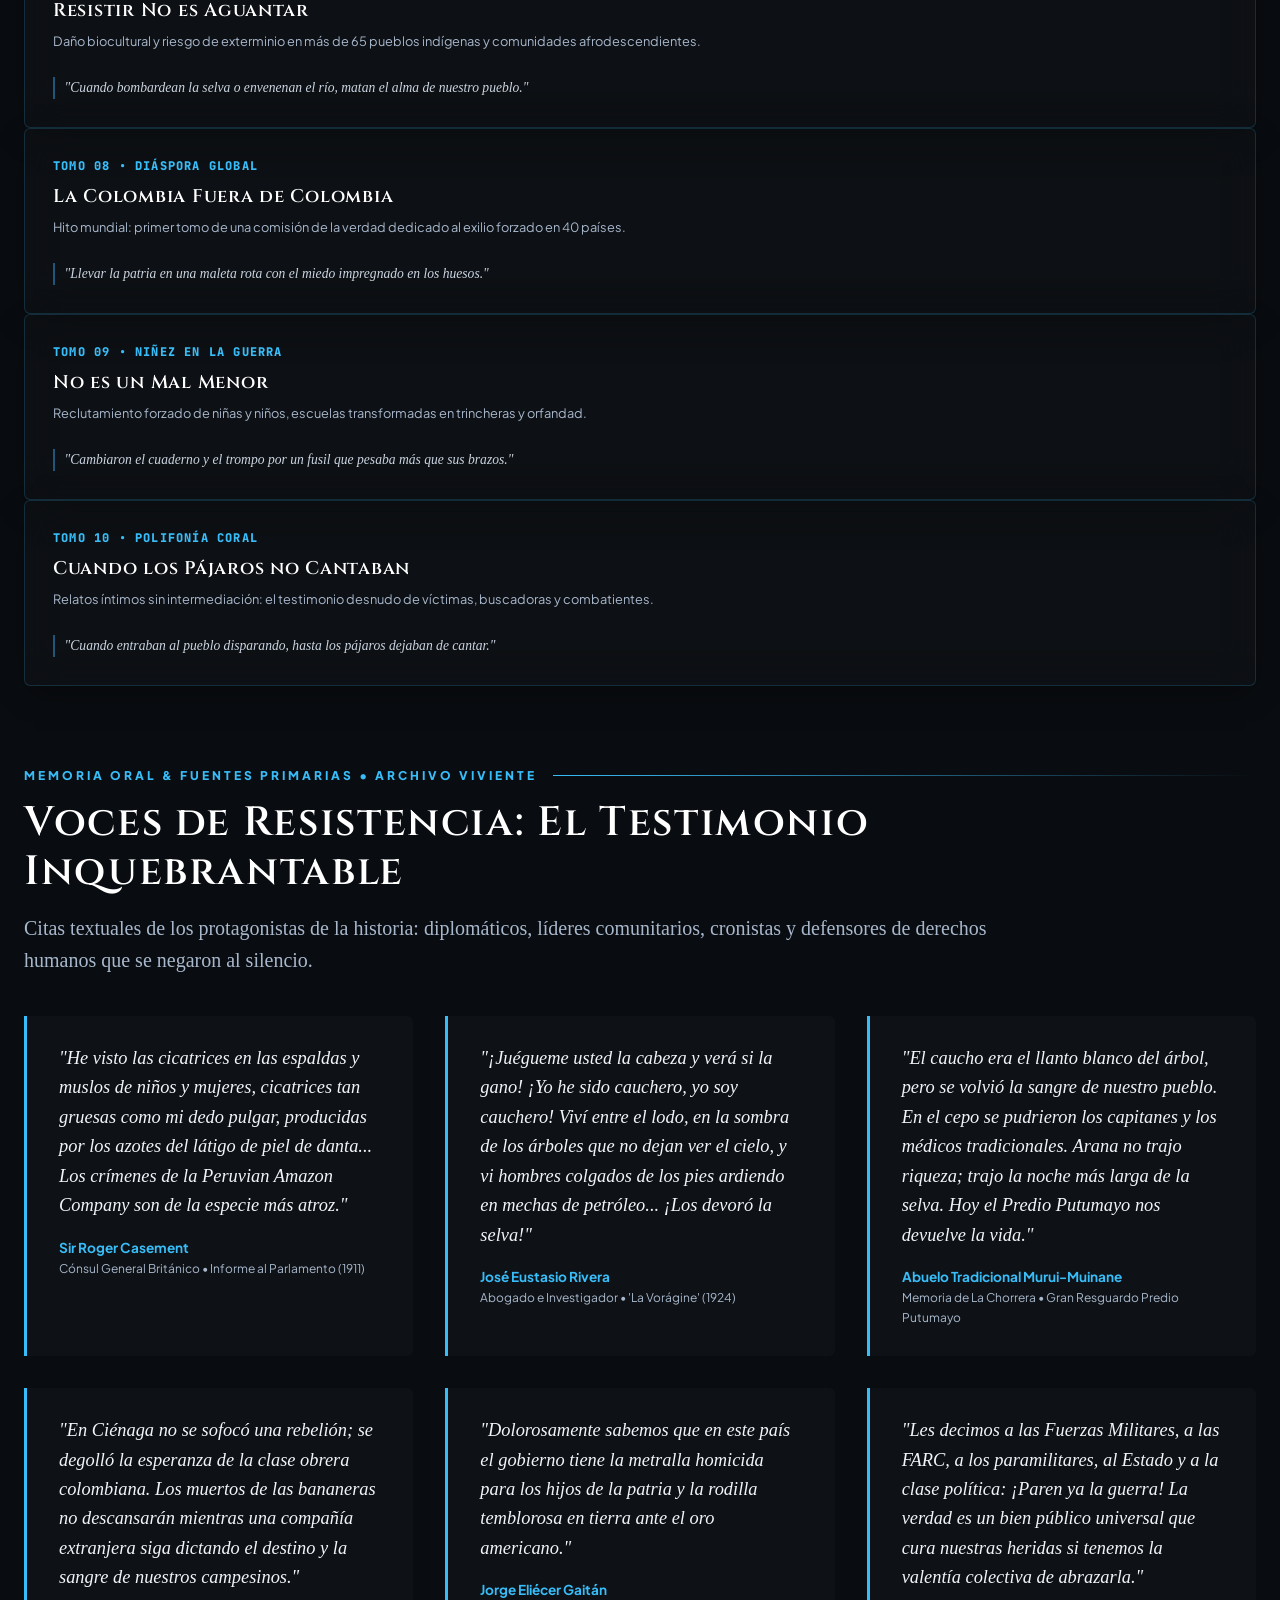
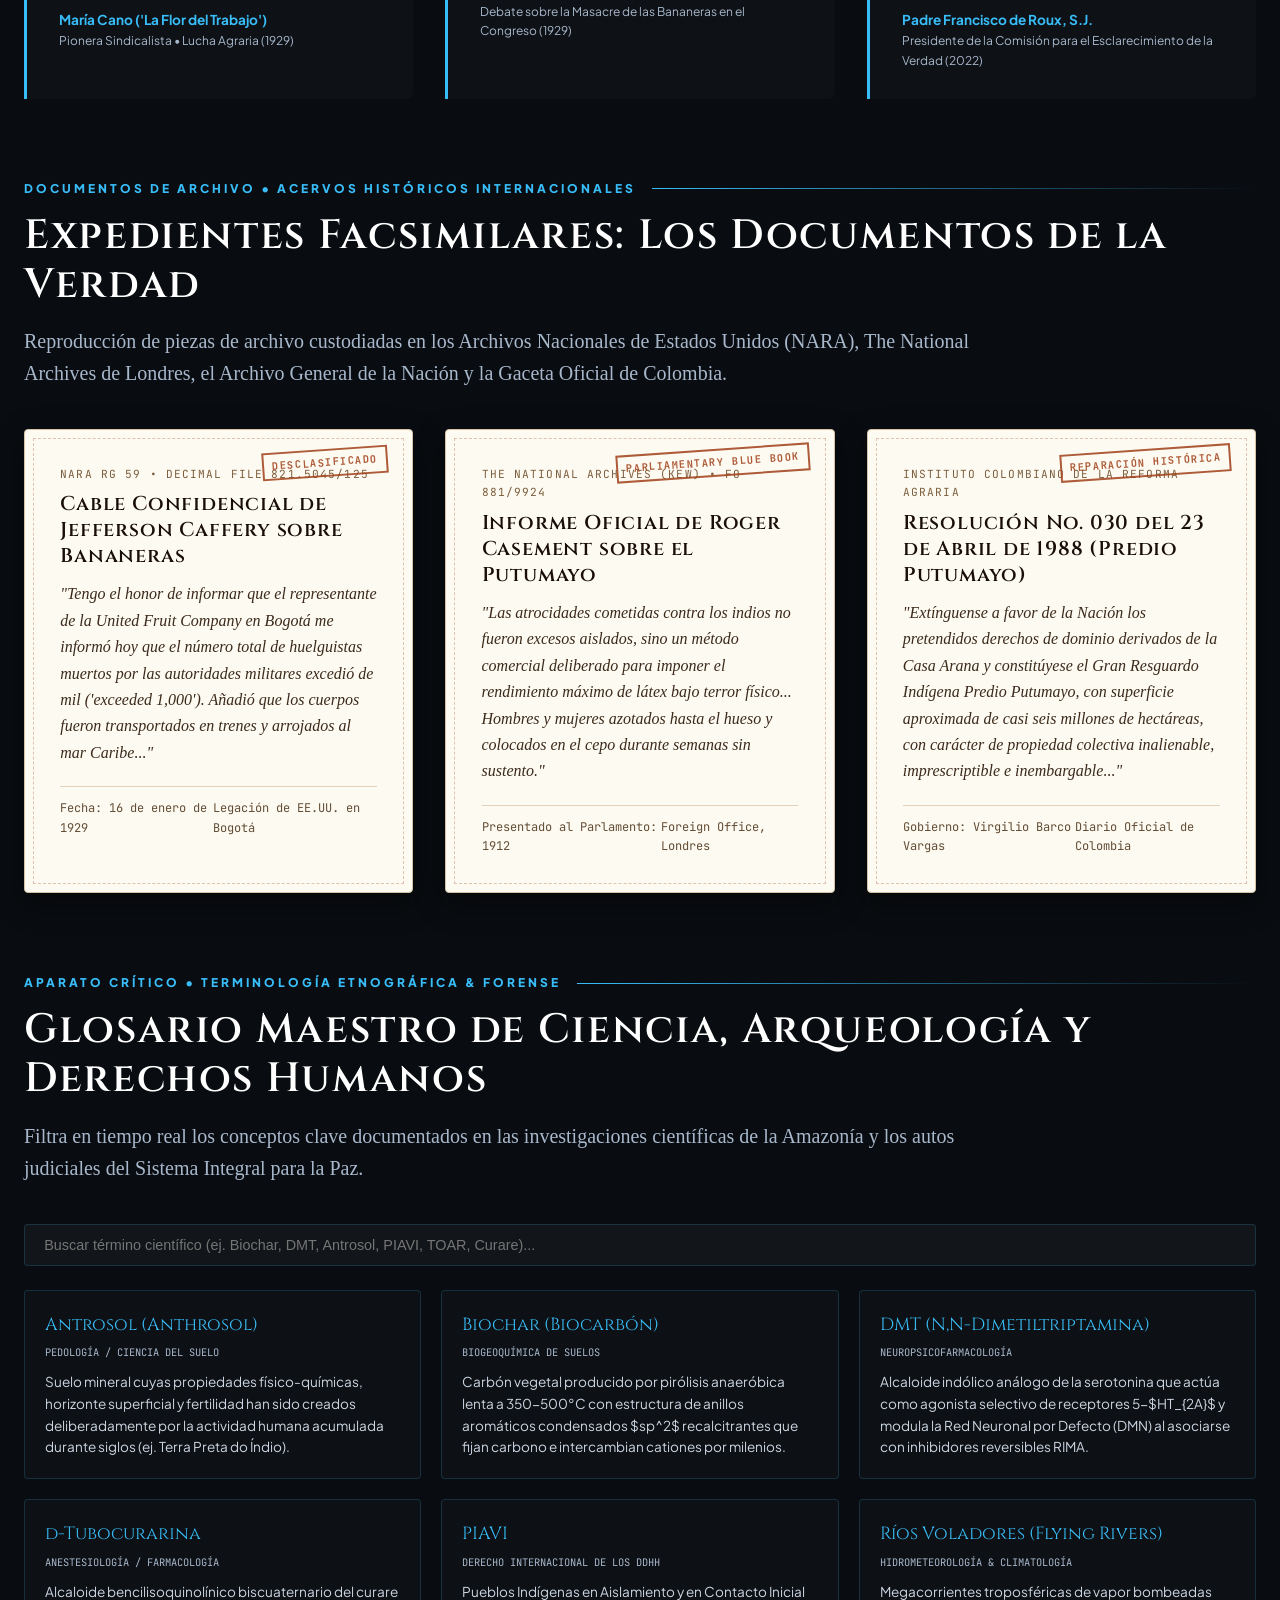
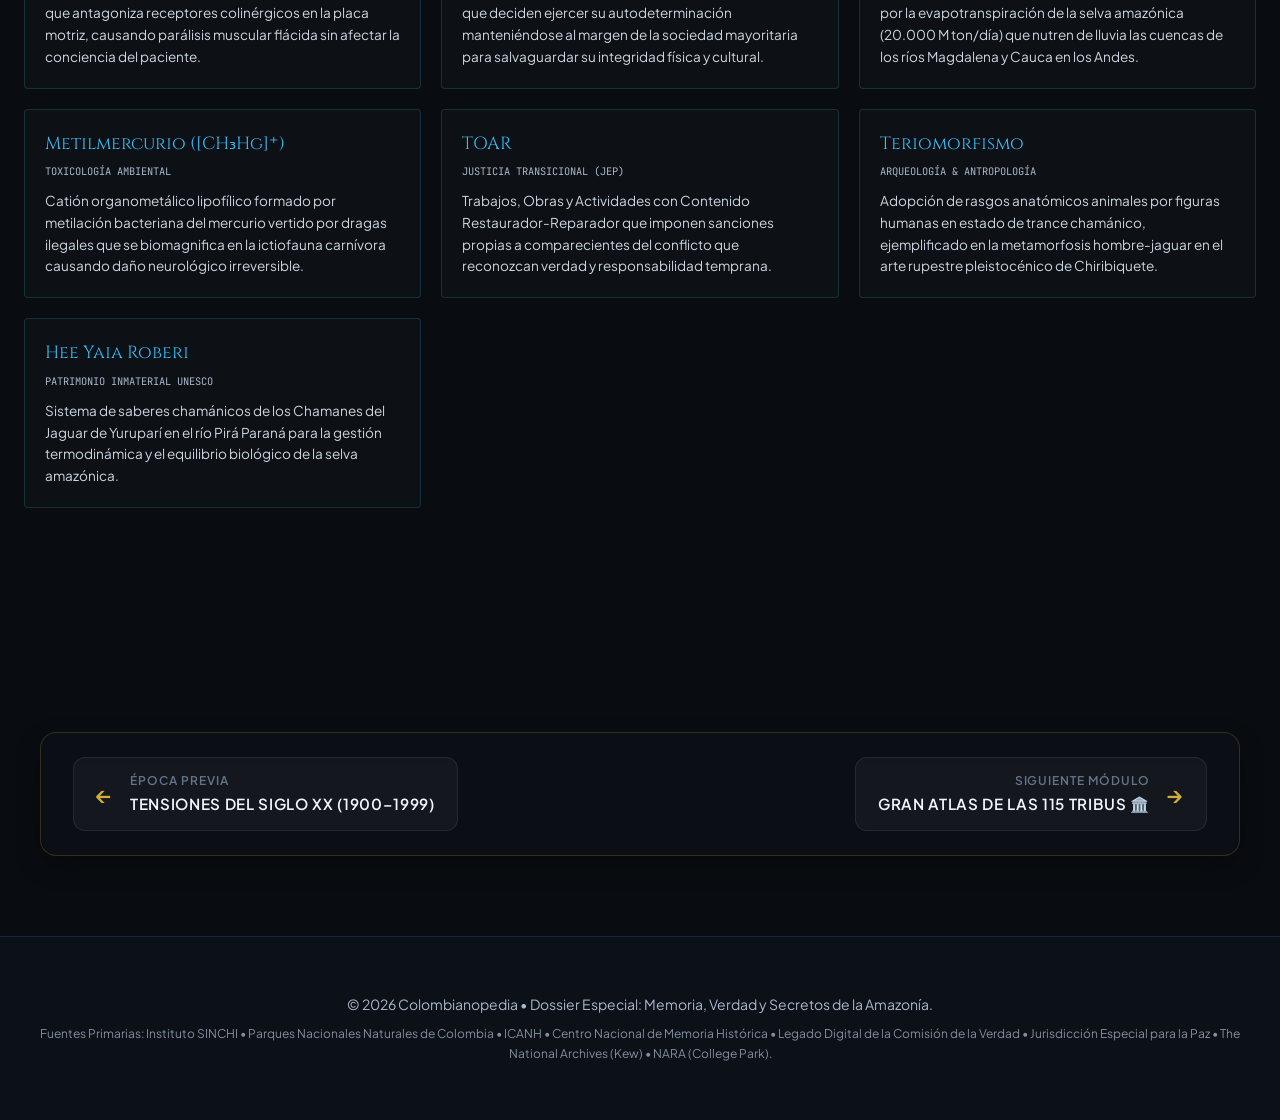
<file: memoria.html>
<!DOCTYPE html>
<html lang="es">
<head>
  <meta charset="UTF-8">
  <meta name="viewport" content="width=device-width, initial-scale=1.0">
  <title>Memoria, Verdad y Secretos de la Amazonía - Colombianopedia Dossier</title>
  <meta name="description" content="Dossier de investigación histórica y científica (estilo National Geographic / Smithsonian) sobre Chiribiquete, la Terra Preta, pueblos en aislamiento voluntario (PIAVI), farmacopea sagrada, el genocidio cauchero de la Casa Arana, el Predio Putumayo, Bananeras, Bogotazo y el Informe Final de la Comisión de la Verdad.">
  
  <meta name="theme-color" content="#06080d">
  <link rel="icon" type="image/svg+xml" href="assets/images/icon-colombianopedia.svg">
  <link rel="manifest" href="manifest.json">

  <!-- Tipografías de Museo y Jerarquía Editorial -->
  <link rel="preconnect" href="https://fonts.googleapis.com">
  <link rel="preconnect" href="https://fonts.gstatic.com" crossorigin>
  <link href="https://fonts.googleapis.com/css2?family=Cinzel+Decorative:wght@700;900&family=Cinzel:wght@500;600;700;800;900&family=Plus+Jakarta+Sans:ital,wght@0,300;0,400;0,500;0,600;0,700;1,400&family=JetBrains+Mono:wght@400;500;700&display=swap" rel="stylesheet">

  <link rel="stylesheet" href="css/style.css?v=3.0">

  <link rel="expect" href="#hero-section" blocking="render">

  <style>
    /* ==========================================================================
       ESTILOS EDITORIALES DOSSIER: SMITHSONIAN / NATIONAL GEOGRAPHIC
       ========================================================================== */
    :root {
      --header-height: 80px;
      --font-editorial: 'Newsreader', Georgia, serif;
      --font-mono: 'JetBrains Mono', monospace;
      --natgeo-yellow: #f4c430;
      --smithsonian-blue: #1b4965;
      --smithsonian-gold: #c69214;
      --ochre-chiribiquete: #a73c24;
      --selva-deep: #0b1a13;
      --selva-accent: #2a9d8f;
      --soil-black: #161412;
      --paper-aged: #f4ebd9;
      --paper-border: #d4c2a5;
    }

    /* Corrección estricta de despeje del header */
    .dossier-main-container {
      padding-top: calc(var(--header-height, 80px) + 2rem) !important;
      max-width: 1300px;
      margin: 0 auto;
      padding-left: 1.5rem;
      padding-right: 1.5rem;
      padding-bottom: 5rem;
    }

    /* Friso y encabezado superior de revista */
    .dossier-journal-header {
      border-bottom: 2px solid var(--accent);
      padding-bottom: 1.25rem;
      margin-bottom: 2.5rem;
      display: flex;
      justify-content: space-between;
      align-items: center;
      flex-wrap: wrap;
      gap: 1rem;
      font-size: 0.8rem;
      letter-spacing: 0.15em;
      text-transform: uppercase;
      color: var(--text-secondary);
      font-weight: 600;
    }
    .journal-mark {
      display: inline-flex;
      align-items: center;
      gap: 0.6rem;
      color: var(--accent);
    }
    .journal-mark::before {
      content: "";
      display: inline-block;
      width: 12px;
      height: 12px;
      background: var(--accent);
      border-radius: 2px;
    }

    /* Hero Principal Editorial */
    .dossier-hero {
      position: relative;
      background: linear-gradient(135deg, rgba(11,26,19,0.92) 0%, rgba(18,20,22,0.96) 50%, rgba(20,13,8,0.92) 100%);
      border: 1px solid rgba(212,175,55,0.25);
      border-radius: 8px;
      padding: 3.5rem 3rem;
      margin-bottom: 3.5rem;
      box-shadow: 0 20px 50px rgba(0,0,0,0.6);
      overflow: hidden;
    }
    .dossier-hero::after {
      content: "";
      position: absolute;
      top: 0;
      right: 0;
      width: 380px;
      height: 100%;
      background: radial-gradient(circle at 80% 30%, rgba(212,175,55,0.12), transparent 70%);
      pointer-events: none;
    }
    .dossier-hero-badge {
      display: inline-flex;
      align-items: center;
      gap: 0.5rem;
      background: rgba(212,175,55,0.12);
      border: 1px solid rgba(212,175,55,0.35);
      color: var(--accent);
      padding: 0.4rem 1rem;
      font-size: 0.75rem;
      font-weight: 700;
      letter-spacing: 0.15em;
      text-transform: uppercase;
      border-radius: 30px;
      margin-bottom: 1.5rem;
    }
    .dossier-hero h1 {
      font-family: var(--font-title);
      font-size: clamp(2.2rem, 4.5vw, 3.8rem);
      line-height: 1.15;
      font-weight: 800;
      color: #fff;
      margin-bottom: 1.25rem;
      letter-spacing: -0.01em;
      text-shadow: 0 2px 10px rgba(0,0,0,0.5);
    }
    .dossier-hero h1 span.gold-highlight {
      color: var(--accent);
      font-family: 'Cinzel Decorative', var(--font-title);
      display: inline-block;
    }
    .dossier-hero-lead {
      font-family: var(--font-editorial);
      font-size: clamp(1.15rem, 1.8vw, 1.4rem);
      line-height: 1.6;
      color: #d1d5db;
      max-width: 950px;
      margin-bottom: 2rem;
      font-style: italic;
    }
    .dossier-metadata-strip {
      display: grid;
      grid-template-columns: repeat(auto-fit, minmax(200px, 1fr));
      gap: 1.5rem;
      border-top: 1px solid rgba(255,255,255,0.1);
      padding-top: 1.5rem;
      font-size: 0.85rem;
    }
    .meta-item-label {
      color: var(--accent);
      text-transform: uppercase;
      letter-spacing: 0.1em;
      font-size: 0.7rem;
      font-weight: 700;
      margin-bottom: 0.25rem;
    }
    .meta-item-val {
      color: var(--text-primary);
      font-weight: 500;
    }

    /* Píldoras de Navegación Rápida / Sumario */
    .dossier-toc-nav {
      position: sticky;
      top: var(--header-height, 80px);
      z-index: 40;
      background: rgba(18, 20, 22, 0.95);
      backdrop-filter: blur(12px);
      -webkit-backdrop-filter: blur(12px);
      border: 1px solid var(--border-card);
      border-radius: 6px;
      padding: 0.6rem 1rem;
      margin-bottom: 3.5rem;
      display: flex;
      align-items: center;
      gap: 0.5rem;
      overflow-x: auto;
      scrollbar-width: thin;
      box-shadow: 0 10px 25px rgba(0,0,0,0.4);
    }
    .dossier-toc-label {
      font-size: 0.7rem;
      text-transform: uppercase;
      letter-spacing: 0.15em;
      font-weight: 800;
      color: var(--accent);
      white-space: nowrap;
      padding-right: 0.5rem;
      border-right: 1px solid var(--border-card);
    }
    .toc-pill {
      color: var(--text-secondary);
      text-decoration: none;
      font-size: 0.8rem;
      font-weight: 600;
      padding: 0.4rem 0.85rem;
      border-radius: 20px;
      white-space: nowrap;
      transition: all 0.25s ease;
      background: rgba(255,255,255,0.02);
      border: 1px solid transparent;
    }
    .toc-pill:hover, .toc-pill:focus {
      color: #fff;
      background: rgba(212,175,55,0.15);
      border-color: rgba(212,175,55,0.4);
    }

    /* Secciones Maestras y Encabezados de Capítulo */
    .dossier-section {
      margin-bottom: 5rem;
      scroll-margin-top: calc(var(--header-height, 80px) + 3.5rem);
    }
    .chapter-eyebrow {
      display: flex;
      align-items: center;
      gap: 1rem;
      color: var(--accent);
      font-size: 0.75rem;
      font-weight: 800;
      text-transform: uppercase;
      letter-spacing: 0.25em;
      margin-bottom: 0.75rem;
    }
    .chapter-eyebrow::after {
      content: "";
      flex: 1;
      height: 1px;
      background: linear-gradient(90deg, var(--accent), transparent);
    }
    .chapter-title {
      font-family: var(--font-title);
      font-size: clamp(1.8rem, 3.2vw, 2.7rem);
      line-height: 1.2;
      color: #fff;
      margin-bottom: 1rem;
    }
    .chapter-subtitle {
      font-family: var(--font-editorial);
      font-size: 1.25rem;
      color: var(--text-secondary);
      line-height: 1.6;
      margin-bottom: 2.5rem;
      max-width: 1000px;
    }

    /* Tarjetas de Revista Editorial (Smithsonian Grid) */
    .smithsonian-grid {
      display: grid;
      grid-template-columns: repeat(auto-fit, minmax(360px, 1fr));
      gap: 2rem;
      margin-bottom: 2.5rem;
    }
    .magazine-card {
      background: rgba(255,255,255,0.02);
      border: 1px solid var(--border-card);
      border-radius: 8px;
      padding: 2.2rem;
      display: flex;
      flex-direction: column;
      position: relative;
      transition: transform 0.3s ease, border-color 0.3s ease, box-shadow 0.3s ease;
      overflow: hidden;
    }
    .magazine-card:hover {
      transform: translateY(-4px);
      border-color: rgba(212,175,55,0.45);
      box-shadow: 0 15px 35px rgba(0,0,0,0.5);
    }
    .magazine-card::before {
      content: "";
      position: absolute;
      top: 0;
      left: 0;
      width: 100%;
      height: 4px;
      background: linear-gradient(90deg, var(--accent), transparent);
      opacity: 0.6;
    }
    .card-kicker {
      font-size: 0.7rem;
      font-weight: 800;
      text-transform: uppercase;
      letter-spacing: 0.2em;
      color: var(--accent);
      margin-bottom: 0.75rem;
      display: flex;
      align-items: center;
      gap: 0.5rem;
    }
    .card-headline {
      font-family: var(--font-title);
      font-size: 1.4rem;
      line-height: 1.3;
      color: #fff;
      margin-bottom: 1rem;
    }
    .card-body {
      font-family: var(--font-text);
      font-size: 0.95rem;
      line-height: 1.7;
      color: #cbd5e1;
      margin-bottom: 1.5rem;
      flex-grow: 1;
    }
    .card-meta-list {
      list-style: none;
      padding: 0;
      margin: 0 0 1.5rem 0;
      border-top: 1px dashed rgba(255,255,255,0.1);
      border-bottom: 1px dashed rgba(255,255,255,0.1);
      padding-top: 0.8rem;
      padding-bottom: 0.8rem;
      font-size: 0.85rem;
    }
    .card-meta-list li {
      display: flex;
      justify-content: space-between;
      gap: 1rem;
      padding: 0.3rem 0;
    }
    .meta-name {
      color: var(--text-secondary);
      font-weight: 500;
    }
    .meta-val {
      color: #fff;
      font-weight: 600;
      text-align: right;
    }

    /* Botón disparador de detalle para drawers de main.js */
    .dossier-action-btn {
      display: inline-flex;
      align-items: center;
      justify-content: space-between;
      width: 100%;
      padding: 0.8rem 1.25rem;
      background: rgba(212,175,55,0.08);
      border: 1px solid rgba(212,175,55,0.3);
      color: var(--accent);
      text-decoration: none;
      font-size: 0.8rem;
      font-weight: 700;
      letter-spacing: 0.08em;
      text-transform: uppercase;
      border-radius: 4px;
      cursor: pointer;
      transition: all 0.25s ease;
    }
    .dossier-action-btn:hover {
      background: var(--accent);
      color: #111;
      border-color: var(--accent);
      box-shadow: 0 4px 15px rgba(212,175,55,0.3);
    }

    /* Módulo Especial: Comparador Edafológico (Oxisol vs Terra Preta) */
    .soil-comparator {
      display: grid;
      grid-template-columns: 1fr 1fr;
      gap: 2rem;
      background: rgba(0,0,0,0.4);
      border: 1px solid var(--border-card);
      border-radius: 8px;
      padding: 2.5rem;
      margin-bottom: 2.5rem;
      box-shadow: inset 0 0 40px rgba(0,0,0,0.6);
    }
    .soil-column {
      padding: 1.5rem;
      border-radius: 6px;
      border: 1px solid rgba(255,255,255,0.05);
    }
    .soil-oxisol {
      background: linear-gradient(180deg, rgba(160,64,24,0.15) 0%, rgba(20,10,5,0.4) 100%);
      border-left: 4px solid #c0392b;
    }
    .soil-terrapreta {
      background: linear-gradient(180deg, rgba(42,157,143,0.15) 0%, rgba(5,15,10,0.4) 100%);
      border-left: 4px solid #2ecc71;
    }
    .soil-header {
      font-family: var(--font-title);
      font-size: 1.3rem;
      margin-bottom: 1rem;
      display: flex;
      align-items: center;
      justify-content: space-between;
    }
    .soil-tag {
      font-size: 0.7rem;
      padding: 0.2rem 0.6rem;
      border-radius: 12px;
      font-weight: 700;
      text-transform: uppercase;
    }
    .soil-oxisol .soil-tag { background: rgba(192,57,43,0.3); color: #e74c3c; }
    .soil-terrapreta .soil-tag { background: rgba(46,204,113,0.3); color: #2ecc71; }
    .soil-metric-row {
      display: flex;
      justify-content: space-between;
      border-bottom: 1px dotted rgba(255,255,255,0.1);
      padding: 0.6rem 0;
      font-size: 0.9rem;
    }

    /* Bloques de Fórmulas y Mecanismo Bioquímico */
    .biochem-strip {
      display: grid;
      grid-template-columns: repeat(auto-fit, minmax(320px, 1fr));
      gap: 1.75rem;
      margin-bottom: 2.5rem;
    }
    .biochem-card {
      background: rgba(15, 23, 42, 0.4);
      border: 1px solid rgba(56, 189, 248, 0.2);
      border-radius: 6px;
      padding: 1.75rem;
      position: relative;
    }
    .biochem-card::before {
      content: "MOLECULAR / CLINICAL SPEC";
      position: absolute;
      top: -0.6rem;
      right: 1.5rem;
      background: #0f172a;
      border: 1px solid rgba(56, 189, 248, 0.4);
      color: #38bdf8;
      font-size: 0.6rem;
      font-family: var(--font-mono);
      font-weight: 700;
      padding: 0.15rem 0.5rem;
      letter-spacing: 0.1em;
    }
    .biochem-title {
      font-family: var(--font-title);
      font-size: 1.25rem;
      color: #fff;
      margin-bottom: 0.5rem;
      display: flex;
      align-items: center;
      gap: 0.6rem;
    }
    .formula-tag {
      font-family: var(--font-mono);
      font-size: 0.8rem;
      color: #38bdf8;
      background: rgba(56, 189, 248, 0.1);
      padding: 0.2rem 0.5rem;
      border-radius: 4px;
      display: inline-block;
      margin-bottom: 0.75rem;
    }
    .biochem-desc {
      font-size: 0.9rem;
      line-height: 1.65;
      color: #cbd5e1;
    }

    /* Módulo de Documentos Facsimilares y Archivos Desclasificados */
    .facsimile-showcase {
      display: grid;
      grid-template-columns: repeat(auto-fit, minmax(350px, 1fr));
      gap: 2rem;
      margin-bottom: 3.5rem;
    }
    .facsimile-card {
      background: #fdfaf2;
      color: #2b1f14;
      border: 1px solid #d4c2a5;
      border-radius: 4px;
      padding: 2.2rem;
      position: relative;
      box-shadow: 0 10px 30px rgba(0,0,0,0.35);
      font-family: var(--font-editorial);
    }
    .facsimile-card::before {
      content: "";
      position: absolute;
      inset: 8px;
      border: 1px dashed rgba(160,64,24,0.3);
      pointer-events: none;
    }
    .facsimile-stamp {
      position: absolute;
      top: 1.2rem;
      right: 1.5rem;
      border: 2px solid #a04018;
      color: #a04018;
      font-family: var(--font-mono);
      font-weight: 700;
      font-size: 0.65rem;
      padding: 0.2rem 0.5rem;
      letter-spacing: 0.15em;
      text-transform: uppercase;
      transform: rotate(-4deg);
      opacity: 0.85;
    }
    .facsimile-source {
      font-family: var(--font-mono);
      font-size: 0.7rem;
      text-transform: uppercase;
      letter-spacing: 0.1em;
      color: #7c5e3d;
      margin-bottom: 0.5rem;
    }
    .facsimile-title {
      font-family: var(--font-title);
      font-size: 1.25rem;
      color: #1a0f08;
      margin-bottom: 0.75rem;
      line-height: 1.3;
    }
    .facsimile-excerpt {
      font-size: 1rem;
      line-height: 1.65;
      color: #3b2a1a;
      margin-bottom: 1.25rem;
      font-style: italic;
    }
    .facsimile-citation {
      font-family: var(--font-mono);
      font-size: 0.75rem;
      color: #634d35;
      border-top: 1px solid #e2d2bb;
      padding-top: 0.75rem;
      display: flex;
      justify-content: space-between;
    }

    /* Muro Testimonial Coral (National Geographic Pull Quotes) */
    .testimonial-mosaic {
      display: grid;
      grid-template-columns: repeat(auto-fit, minmax(340px, 1fr));
      gap: 2rem;
      margin-bottom: 3.5rem;
    }
    .testimonial-block {
      background: rgba(255,255,255,0.02);
      border-left: 3px solid var(--accent);
      padding: 1.75rem 2rem;
      border-radius: 0 6px 6px 0;
      position: relative;
    }
    .testimonial-quote {
      font-family: var(--font-editorial);
      font-size: 1.15rem;
      line-height: 1.6;
      color: #f1f5f9;
      font-style: italic;
      margin-bottom: 1rem;
    }
    .testimonial-author {
      font-family: var(--font-text);
      font-weight: 700;
      font-size: 0.85rem;
      color: var(--accent);
    }
    .testimonial-role {
      font-size: 0.75rem;
      color: var(--text-secondary);
    }

    /* Grilla de los 10 Tomos de la Comisión de la Verdad */
    .tomos-grid {
      display: grid;
      grid-template-columns: repeat(auto-fit, minmax(280px, 1fr));
      gap: 1.5rem;
      margin-bottom: 3.5rem;
    }
    .tomo-card {
      background: rgba(255,255,255,0.02);
      border: 1px solid var(--border-card);
      border-radius: 6px;
      padding: 1.75rem;
      position: relative;
      transition: all 0.3s ease;
      cursor: pointer;
    }
    .tomo-card:hover {
      background: rgba(46,134,193,0.08);
      border-color: rgba(46,134,193,0.5);
      transform: translateY(-3px);
    }
    .tomo-number {
      font-family: var(--font-mono);
      font-size: 0.75rem;
      font-weight: 800;
      color: var(--accent);
      margin-bottom: 0.5rem;
      letter-spacing: 0.1em;
    }
    .tomo-title {
      font-family: var(--font-title);
      font-size: 1.15rem;
      color: #fff;
      margin-bottom: 0.5rem;
      line-height: 1.3;
    }
    .tomo-sub {
      font-size: 0.8rem;
      color: var(--text-secondary);
      line-height: 1.5;
      margin-bottom: 1rem;
    }
    .tomo-quote-pill {
      font-family: var(--font-editorial);
      font-size: 0.85rem;
      font-style: italic;
      color: #cbd5e1;
      border-left: 2px solid rgba(46,134,193,0.6);
      padding-left: 0.6rem;
    }

    /* Línea de tiempo interactiva integrada */
    .dossier-timeline {
      position: relative;
      border-left: 2px solid rgba(212,175,55,0.3);
      margin-left: 1.5rem;
      padding-left: 2.5rem;
      margin-bottom: 3.5rem;
    }
    .timeline-node {
      position: relative;
      margin-bottom: 2.5rem;
    }
    .timeline-node::before {
      content: "";
      position: absolute;
      left: calc(-2.5rem - 6px);
      top: 0.35rem;
      width: 10px;
      height: 10px;
      border-radius: 50%;
      background: var(--accent);
      box-shadow: 0 0 10px var(--accent);
    }
    .node-epoch {
      font-family: var(--font-mono);
      font-size: 0.8rem;
      color: var(--accent);
      font-weight: 700;
      margin-bottom: 0.3rem;
    }
    .node-title {
      font-family: var(--font-title);
      font-size: 1.3rem;
      color: #fff;
      margin-bottom: 0.6rem;
    }
    .node-text {
      font-size: 0.95rem;
      line-height: 1.65;
      color: #cbd5e1;
      max-width: 900px;
    }

    /* Glosario Científico con buscador integrado */
    .glossary-filter-bar {
      margin-bottom: 1.5rem;
      display: flex;
      gap: 1rem;
      flex-wrap: wrap;
    }
    .glossary-input {
      background: rgba(255,255,255,0.04);
      border: 1px solid var(--border-card);
      border-radius: 4px;
      padding: 0.75rem 1.2rem;
      color: #fff;
      font-size: 0.9rem;
      min-width: 320px;
      flex-grow: 1;
    }
    .glossary-input:focus {
      outline: none;
      border-color: var(--accent);
      box-shadow: 0 0 15px rgba(212,175,55,0.2);
    }
    .glossary-grid {
      display: grid;
      grid-template-columns: repeat(auto-fit, minmax(300px, 1fr));
      gap: 1.25rem;
    }
    .term-card {
      background: rgba(255,255,255,0.02);
      border: 1px solid var(--border-card);
      border-radius: 4px;
      padding: 1.25rem;
      transition: border-color 0.2s;
    }
    .term-name {
      font-family: var(--font-title);
      font-size: 1.1rem;
      color: var(--accent);
      margin-bottom: 0.3rem;
    }
    .term-domain {
      font-family: var(--font-mono);
      font-size: 0.65rem;
      text-transform: uppercase;
      color: var(--text-secondary);
      margin-bottom: 0.6rem;
    }
    .term-def {
      font-size: 0.85rem;
      line-height: 1.6;
      color: #cbd5e1;
    }

    /* Responsive */
    @media (max-width: 850px) {
      .dossier-hero {
        padding: 2.2rem 1.5rem;
      }
      .soil-comparator {
        grid-template-columns: 1fr;
        padding: 1.5rem;
      }
      .dossier-timeline {
        margin-left: 0.5rem;
        padding-left: 1.5rem;
      }
      .timeline-node::before {
        left: calc(-1.5rem - 6px);
      }
    }
  </style>
</head>
<body data-theme="memoria">

  <!-- ==========================================
       BARRA DE NAVEGACIÓN INSTITUCIONAL
       ========================================== -->
  <header>
    <div class="header-left">
      <a href="index.html" class="logo-monumental" aria-label="Inicio de Colombianopedia">
        <span class="logo-badge-icon">🇨🇴</span>
        <span>COLOMBIA <span class="gold-text">EN EL TIEMPO</span></span>
      </a>
    </div>

    <nav class="nav-container" aria-label="Navegación principal">
      <div class="nav-links-cluster" id="mainNavLinks">
        <!-- 1. Inicio -->
        <a href="index.html" class="nav-item-link">Inicio</a>

        <!-- 2 a 7. Dropdown de las 6 Épocas Históricas -->
        <div class="nav-dropdown">
          <button type="button" class="dropdown-trigger-btn active" aria-haspopup="true" aria-expanded="false">
            Épocas Históricas ▾
          </button>
          <ul class="nav-dropdown-menu">
            <li>
              <a href="precolombina.html">
                <span>Época Precolombina</span>
                <span class="menu-era-tag">Origen</span>
              </a>
            </li>
            <li>
              <a href="colonia.html">
                <span>Conquista y Colonia</span>
                <span class="menu-era-tag">1492–1810</span>
              </a>
            </li>
            <li>
              <a href="independencia.html">
                <span>Independencia y Grito</span>
                <span class="menu-era-tag">1810–1830</span>
              </a>
            </li>
            <li>
              <a href="siglo-xix.html">
                <span>República (Siglo XIX)</span>
                <span class="menu-era-tag">1830–1899</span>
              </a>
            </li>
            <li>
              <a href="siglo-xx.html">
                <span>Tensiones del Siglo XX</span>
                <span class="menu-era-tag">1900–1999</span>
              </a>
            </li>
            <li>
              <a href="memoria.html" class="active">
                <span>Memoria y Paz (Siglo XXI)</span>
                <span class="menu-era-tag">2000–Pres.</span>
              </a>
            </li>
          </ul>
        </div>

        <!-- 8 a 14. Dropdown de los 7 Módulos de la Enciclopedia -->
        <div class="nav-dropdown">
          <button type="button" class="dropdown-trigger-btn" aria-haspopup="true" aria-expanded="false">
            Módulos Enciclopedia ▾
          </button>
          <ul class="nav-dropdown-menu">
            <li><a href="otras-culturas.html">🏛️ Atlas de las 115 Tribus</a></li>
            <li><a href="muiscas.html">✨ Enciclopedia Muisca & Dorado</a></li>
            <li><a href="geografia-y-geologia.html">🌋 Geología, Fallas & Regiones</a></li>
            <li><a href="ciudades-historicas.html">🗺️ 32 Ciudades & Toponimia</a></li>
            <li><a href="leyendas-ancestrales.html">📜 Mitos & Leyendas Vivas</a></li>
            <li><a href="mentes-y-figuras.html">🖋️ Grandes Mentes e Ilustres</a></li>
            <li><a href="iceberg-violencia.html">🧊 Iceberg de la Memoria</a></li>
          </ul>
        </div>
      </div>

      <!-- Acciones de Cabecera: Buscador ⌘K y Selector de Modo Pergamino -->
      <div class="header-actions">
        <button type="button" class="header-search-btn universal-search-trigger" aria-label="Abrir buscador universal (⌘K)">
          <span>🔍</span>
          <span style="font-weight: 500;">Buscar</span>
          <span class="search-shortcut-badge">⌘K</span>
        </button>

        <button type="button" class="reading-mode-toggle" id="readingModeToggle" title="Alternar Modo Lectura Pergamino">
          📜 <span>Pergamino</span>
        </button>

        <button type="button" class="mobile-menu-btn" id="mobileMenuToggle" aria-label="Abrir menú de navegación">
          ☰
        </button>
      </div>
    </nav>
  </header>

  <!-- ==========================================
       CONTENEDOR PRINCIPAL DEL DOSSIER
       Despeje total garantizado para el título principal
       ========================================== -->
  <main class="dossier-main-container">

    <!-- Membrete de Revista Científica -->
    <div class="dossier-journal-header">
      <div class="journal-mark">Smithsonian & National Geographic Research Protocol • Edición Colombianopedia</div>
      <div>Dossier Especial: Arqueología Pleistocénica & Acervos de la Verdad</div>
      <div>Actualización Científica: 2026</div>
    </div>

    <!-- Hero de Gran Formato -->
    <section class="dossier-hero" id="hero-section">
      <div class="dossier-hero-badge">
        <svg width="14" height="14" viewBox="0 0 24 24" fill="currentColor" style="display:inline-block;"><path d="M12 2L15.09 8.26L22 9.27L17 14.14L18.18 21.02L12 17.77L5.82 21.02L7 14.14L2 9.27L8.91 8.26L12 2Z"/></svg>
        Dossier Editorial de Investigación Histórica y Científica
      </div>
      <h1>Memoria, Verdad y <span class="gold-highlight">Secretos de la Amazonía</span></h1>
      <p class="dossier-hero-lead">
        De las pictografías de 20.000 años de Chiribiquete y la geoingeniería molecular de la Terra Preta, al holocausto del caucho de la Casa Arana, la restitución soberana del Predio Putumayo y los 10 tomos del Informe Final de la Comisión de la Verdad.
      </p>

      <div class="dossier-metadata-strip">
        <div>
          <div class="meta-item-label">Coordinación Científica</div>
          <div class="meta-item-val">Subagente Especialista en Amazonía & Memoria</div>
        </div>
        <div>
          <div class="meta-item-label">Metodología Documental</div>
          <div class="meta-item-val">Edafología Antropogénica, Arqueometría y CEV</div>
        </div>
        <div>
          <div class="meta-item-label">Acervos de Archivo</div>
          <div class="meta-item-val">NARA (EE.UU.), The National Archives (Kew), AGN & JEP</div>
        </div>
        <div>
          <div class="meta-item-label">Pueblos & Ecosistemas</div>
          <div class="meta-item-val">Yuri, Karijona, Murui-Muinane, Puré y Chiribiquete</div>
        </div>
      </div>

      <!-- Cuadro Monumental de Museo: Comisión de la Verdad -->
      <div style="max-width: 960px; margin: 2.2rem auto 0;">
        <div class="museum-frame" style="max-height: 480px;">
          <img src="assets/images/memoria_paz.png" alt="Legado Histórico y Comisión para el Esclarecimiento de la Verdad" loading="eager">
        </div>
        <div style="background: rgba(15, 23, 42, 0.95); border: 1px solid rgba(212, 175, 55, 0.4); border-top: none; padding: 1rem 1.5rem; display: flex; justify-content: space-between; align-items: center; flex-wrap: wrap; gap: 0.8rem; font-family: var(--font-title); font-size: 0.85rem; color: #cbd5e1; border-radius: 0 0 6px 6px;">
          <div>
            <strong style="color: var(--gold-light, #fef08a); letter-spacing: 0.05em;">ACERVO NACIONAL:</strong>
            <span style="color: #fff;"> «Hay Futuro si Hay Verdad • Archivo del Legado Testimonial de la Comisión de la Verdad (CEV)»</span>
          </div>
          <div style="display: flex; align-items: center; gap: 0.8rem; flex-wrap: wrap;">
            <div style="display: flex; align-items: center; gap: 0.5rem; font-family: var(--font-mono); font-size: 0.75rem; color: var(--gold-primary);">
              <span>🕊 Acervo de Derechos Humanos</span>
              <span>•</span>
              <span>Patrimonio de la Memoria</span>
            </div>
            <button type="button" id="dossier-cite-btn" class="atlas-action-btn" style="font-size:0.75rem; padding:0.35rem 0.8rem;" title="Citar este Dossier en APA 7, Chicago y BibTeX">
              <span>📜</span> <span>Citar Dossier Completo</span>
            </button>
          </div>
        </div>
      </div>
    </section>

    <!-- Barra de Navegación Rápida Temática -->
    <nav class="dossier-toc-nav" aria-label="Navegación del Dossier">
      <div class="dossier-toc-label">Ejes de Estudio:</div>
      <a href="#chiribiquete" class="toc-pill">1. Chiribiquete & Tepuyes</a>
      <a href="#terra-preta" class="toc-pill">2. Terra Preta & Biochar</a>
      <a href="#piavi" class="toc-pill">3. Pueblos Aislados (PIAVI)</a>
      <a href="#farmacopea" class="toc-pill">4. Bioquímica Sagrada</a>
      <a href="#genocidio-caucho" class="toc-pill">5. Genocidio Cauchero</a>
      <a href="#predio-putumayo" class="toc-pill">6. Resguardo Predio Putumayo</a>
      <a href="#fracturas-siglo-xx" class="toc-pill">7. Bananeras & Bogotazo</a>
      <a href="#comision-verdad" class="toc-pill">8. Los 10 Tomos de la CEV</a>
      <a href="#facsimiles" class="toc-pill">9. Archivos Facsimilares</a>
      <a href="#glosario-cientifico" class="toc-pill">10. Glosario Maestro</a>
    </nav>

    <!-- =====================================================================
         PARTE I: SECRETOS DOCUMENTADOS DE LA AMAZONÍA
         ===================================================================== -->

    <!-- SECCIÓN 1: SERRANÍA DE CHIRIBIQUETE -->
    <section class="dossier-section" id="chiribiquete">
      <div class="chapter-eyebrow">Secretos Documentados del Amazonas • Registro Arqueológico Pleistocénico</div>
      <h2 class="chapter-title">Serranía de Chiribiquete: La Maloka Cósmica del Jaguar</h2>
      <p class="chapter-subtitle">
        Más de 75.000 pictografías rupestres documentadas formalmente a lo largo de 60 abrigos de tepuyes precámbricos (1.800 millones de años), con fechamientos estratigráficos de 20.000 años AP que derribaron el paradigma difusionista de Clovis.
      </p>

      <!-- Cuadro Arqueológico de Chiribiquete -->
      <div style="max-width: 860px; margin: 0 auto 2.5rem;">
        <div class="museum-frame" style="max-height: 420px; background: #000;">
          <img src="assets/images/precolombina_yurupary.jpg" alt="Pictografías de Chiribiquete y Chamanismo del Jaguar" style="width: 100%; height: 100%; object-fit: cover;">
        </div>
        <div style="background: rgba(15, 23, 42, 0.9); border: 1px solid rgba(212, 175, 55, 0.35); border-top: none; padding: 0.8rem 1.2rem; font-family: var(--font-title); font-size: 0.82rem; color: #cbd5e1; text-align: center; border-radius: 0 0 6px 6px;">
          «Serranía de Chiribiquete: Paredones de Ocre Rojo, Hombres-Jaguar y Chamanismo Primordial del Río Apaporis»
        </div>
      </div>

      <div class="smithsonian-grid">
        <!-- Tarjeta 1: La Capilla Sixtina y la Litología -->
        <article class="magazine-card">
          <span class="card-kicker">Litología & Arqueoastronomía</span>
          <h3 class="card-headline">Tepuyes del Escudo Guayanés y Pseudokarst Silíceo</h3>
          <p class="card-body">
            Ubicado en el interfluvio Caquetá-Guaviare, Chiribiquete emerge como un archipiélago de mesetas tabulares de cuarcita de la Formación Roraima/Araracuara. A lo largo de eones de meteorización tropical, la disolución de rocas de cuarzo esculpió cientos de abrigos rocosos bajo aleros colgantes. Investigaciones arqueoastronómicas revelan que abrigos emblemáticos (Abrigo del Arco, Abrigo de los Jaguares) poseen una orientación calculada para que los haces de luz del solsticio de junio y diciembre iluminen directamente los frisos sagrados.
          </p>
          <ul class="card-meta-list">
            <li><span class="meta-name">Pinturas registradas</span><span class="meta-val">>75.000 (est. +200.000)</span></li>
            <li><span class="meta-name">Datación Carbono-14</span><span class="meta-val">~19.510 ± 450 AP (LGM)</span></li>
            <li><span class="meta-name">Mineral de pigmento</span><span class="meta-val">Hematita ($\alpha\text{-Fe}_2\text{O}_3$) + Resinas</span></li>
            <li><span class="meta-name">Reconocimiento</span><span class="meta-val">UNESCO Mixto (2018) • 4.26 M ha</span></li>
          </ul>
          <div class="timeline-content" data-drawer="drawer-chiribiquete" style="cursor:pointer;">
            <div class="dossier-action-btn">
              <span>Abrir Archivo Arqueológico Chiribiquete</span>
              <span>&rarr;</span>
            </div>
          </div>
        </article>

        <!-- Tarjeta 2: Megafauna Pleistocénica Extinta -->
        <article class="magazine-card">
          <span class="card-kicker">Paleozoología de Campo</span>
          <h3 class="card-headline">Megafauna Cuaternaria en los Farallones Rocosos</h3>
          <p class="card-body">
            En los paneles de Chiribiquete y la Serranía de La Lindosa (Cerro Azul, Guaviare), los artistas del Pleistoceno plasmaron de primera mano a las gigantescas criaturas con las que convivieron antes de su extinción masiva al inicio del Holoceno:
          </p>
          <ul class="card-meta-list">
            <li><span class="meta-name">Notiomastodon platensis</span><span class="meta-val">Mastodonte / Gonfoterio con defensas curvas</span></li>
            <li><span class="meta-name">Eremotherium laurillardi</span><span class="meta-val">Perezoso gigante terrestre bípedo</span></li>
            <li><span class="meta-name">Hippidion / Equus</span><span class="meta-val">Caballos salvajes pleistocénicos americanos</span></li>
            <li><span class="meta-name">Toxodon platensis</span><span class="meta-val">Ungulado gigante de silueta corpulenta</span></li>
          </ul>
          <p class="card-body" style="font-size:0.85rem; color:#94a3b8;">
            La correlación anatómica de estos animales confirma de manera inequívoca que la ocupación humana amazónica interactuó activamente con el bioma de sabana pleistocénica hace más de 12.000 a 19.000 años.
          </p>
          <div class="timeline-content" data-drawer="drawer-chiribiquete" style="cursor:pointer;">
            <div class="dossier-action-btn">
              <span>Ver Fichas Iconográficas & Megafauna</span>
              <span>&rarr;</span>
            </div>
          </div>
        </article>

        <!-- Tarjeta 3: Teriomorfismo y Chamanismo Jaguar -->
        <article class="magazine-card">
          <span class="card-kicker">Cosmovisión Antropozoormórfica</span>
          <h3 class="card-headline">El Culto al Hombre-Jaguar y la Hiperlordosis Ritual</h3>
          <p class="card-body">
            Para la tradición sagrada Karijona (quienes llaman a los tepuyes <em>Ite Okomo</em> o morada primordial de los creadores), <em>Panthera onca</em> es el señor del fuego y regulador del equilibrio ecológico. Los murales retratan con exactitud secuencias de transmutación: hombres cuyas extremidades adquieren garras y rosetas de felino. Asimismo, se documenta la hiperlordosis ritual: chamanes con el tórax arqueado en espasmo extático inducido por la inhalación de alcaloides indólicos (yopo/virola) mediante tubos dobles en 'V', simbolizando el vuelo del alma.
          </p>
          <ul class="card-meta-list">
            <li><span class="meta-name">Custodios ancestrales</span><span class="meta-val">Pueblo Karijona (Familia Caribe)</span></li>
            <li><span class="meta-name">Parafernalia</span><span class="meta-val">Inhaladores en 'V', sonajas, coronas solares</span></li>
            <li><span class="meta-name">Estado actual</span><span class="meta-val">Intangibilidad estricta • No turismo terrestre</span></li>
          </ul>
          <div class="timeline-content" data-drawer="drawer-chiribiquete" style="cursor:pointer;">
            <div class="dossier-action-btn">
              <span>Explorar Simbología & Cosmología</span>
              <span>&rarr;</span>
            </div>
          </div>
        </article>
      </div>
    </section>

    <!-- SECCIÓN 2: LA TERRA PRETA DO ÍNDIO -->
    <section class="dossier-section" id="terra-preta">
      <div class="chapter-eyebrow">Geoingeniería Prehispánica • Edafología Antropogénica</div>
      <h2 class="chapter-title">La Terra Preta do Índio: Químico del Biochar y el Fin de la Selva Vacía</h2>
      <p class="chapter-subtitle">
        El hallazgo de horizontes de suelo artificial melánico de hasta 2 metros de espesor derribó la influyente tesis del determinismo ambiental de Betty Meggers, evidenciando densas civilizaciones agrícolas precolombinas de entre 5 y 10 millones de personas.
      </p>

      <!-- Comparador Edafológico -->
      <div class="soil-comparator">
        <div class="soil-column soil-oxisol">
          <div class="soil-header">
            <span>Suelo Natural Amazónico (Oxisol / Ferralsol)</span>
            <span class="soil-tag">Pobreza Intrínseca</span>
          </div>
          <p style="font-size:0.85rem; line-height:1.6; color:#e2e8f0; margin-bottom:1rem;">
            Predomina en el 75% de la cuenca. Altamente meteorizado, lavado por 3.500 mm de lluvia anual. La exuberancia de la selva virgen es un ciclo cerrado superficial: si se tala, colapsa en esterilidad.
          </p>
          <div class="soil-metric-row">
            <span class="meta-name">Profundidad Horizonte A</span>
            <span class="meta-val" style="color:#f87171;">5 a 10 cm (raquítico)</span>
          </div>
          <div class="soil-metric-row">
            <span class="meta-name">pH del Suelo</span>
            <span class="meta-val" style="color:#f87171;">3.8 - 4.6 (fuertemente ácido)</span>
          </div>
          <div class="soil-metric-row">
            <span class="meta-name">Toxicidad Mineral</span>
            <span class="meta-val" style="color:#f87171;">Alta saturación de $Al^{3+}$ citotóxico</span>
          </div>
          <div class="soil-metric-row">
            <span class="meta-name">Fósforo Biodisponible</span>
            <span class="meta-val" style="color:#f87171;">< 3 a 5 mg/kg (fijado en goethita)</span>
          </div>
          <div class="soil-metric-row">
            <span class="meta-name">Capacidad de Intercambio (CIC)</span>
            <span class="meta-val" style="color:#f87171;">4 - 10 cmol(+)/kg (muy baja)</span>
          </div>
        </div>

        <div class="soil-column soil-terrapreta">
          <div class="soil-header">
            <span>Terra Preta do Índio (Antrosol Antropogénico)</span>
            <span class="soil-tag">Bioingeniería Milenaria</span>
          </div>
          <p style="font-size:0.85rem; line-height:1.6; color:#e2e8f0; margin-bottom:1rem;">
            Creado deliberadamente por poblaciones sedentarias mediante pirólisis amortiguada ('slash-and-char'), enmiendas cerámicas y bioapatita de fauna acuática. Mantiene su fertilidad tras siglos.
          </p>
          <div class="soil-metric-row">
            <span class="meta-name">Profundidad Horizonte A</span>
            <span class="meta-val" style="color:#4ade80;">40 cm a más de 2.0 metros</span>
          </div>
          <div class="soil-metric-row">
            <span class="meta-name">pH del Suelo</span>
            <span class="meta-val" style="color:#4ade80;">6.0 - 6.8 (óptimo agronómico)</span>
          </div>
          <div class="soil-metric-row">
            <span class="meta-name">Toxicidad Mineral</span>
            <span class="meta-val" style="color:#4ade80;">Cero toxicidad por aluminio libre</span>
          </div>
          <div class="soil-metric-row">
            <span class="meta-name">Fósforo Biodisponible</span>
            <span class="meta-val" style="color:#4ade80;">200 - 800 mg/kg (hasta 200 veces más)</span>
          </div>
          <div class="soil-metric-row">
            <span class="meta-name">Capacidad de Intercambio (CIC)</span>
            <span class="meta-val" style="color:#4ade80;">30 - 60 cmol(+)/kg (retención colosal)</span>
          </div>
        </div>
      </div>

      <!-- Mecanismo Químico y Derribo del Mito -->
      <div class="smithsonian-grid">
        <article class="magazine-card">
          <span class="card-kicker">Biogeoquímica & Recalcitrancia</span>
          <h3 class="card-headline">Pirólisis Lenta y Cargas Negativas del Biochar</h3>
          <p class="card-body">
            La combustión anaeróbica lenta a 350°-500°C convirtió la madera en anillos aromáticos policíclicos condensados con enlaces $sp^2$ resistentes al ataque biológico por 2.000 a 4.000 años. Al oxidarse lentamente en el suelo, las láminas de biochar desarrollan grupos carboxilo ($-COOH$) e hidroxilo ($-OH$), cuyos aniones ($-COO^-$, $-O^-$) actúan como imanes que fijan cationes indispensables ($Ca^{2+}, Mg^{2+}, K^+, NH_4^+$), impidiendo su lavado pluvial. Con 200-450 $m^2/g$ de superficie porosa, alojan colonias protectoras de hongos micorrízicos y bacterias simbióticas.
          </p>
          <div class="timeline-content" data-drawer="drawer-terrapreta" style="cursor:pointer;">
            <div class="dossier-action-btn">
              <span>Ver Química del Biochar & Enmiendas</span>
              <span>&rarr;</span>
            </div>
          </div>
        </article>

        <article class="magazine-card">
          <span class="card-kicker">Revolución Arqueológica</span>
          <h3 class="card-headline">De Betty Meggers a las Ciudades Jardín del Xingu</h3>
          <p class="card-body">
            En 1971, Betty Meggers (Smithsonian) sentenció que la Amazonía era un "paraíso falsificado" biológicamente incapaz de sostener alta civilización. Excavaciones en Araracuara (Río Caquetá, Colombia) por Santiago Mora y Luisa F. Herrera demostraron ocupaciones sedentarias masivas de Terra Preta entre el 800 y 1500 d.C. En paralelo, Anna Roosevelt (Marajó) y Michael Heckenberger (Alto Xingu) revelaron ciudades jardín conectadas por calzadas de 20 metros de ancho, validando las crónicas de Gaspar de Carvajal (1542) sobre los señoríos ribereños de Machiparo.
          </p>
          <div class="timeline-content" data-drawer="drawer-terrapreta" style="cursor:pointer;">
            <div class="dossier-action-btn">
              <span>Ver Evidencias Araracuara & Xingu</span>
              <span>&rarr;</span>
            </div>
          </div>
        </article>
      </div>
    </section>

    <!-- SECCIÓN 3: PUEBLOS EN AISLAMIENTO VOLUNTARIO (PIAVI) -->
    <section class="dossier-section" id="piavi">
      <div class="chapter-eyebrow">Derechos Humanos Colectivos • Intangibilidad Territorial</div>
      <h2 class="chapter-title">Pueblos en Aislamiento Voluntario (PIAVI): El Parque Río Puré y el No Contacto</h2>
      <p class="chapter-subtitle">
        Los pueblos Yuri, Passé y Carabayo en el PNN Río Puré (999.880 ha) no son sociedades "primitivas", sino colectivos que tomaron la decisión política reflexiva de aislarse para sobrevivir al terror de las caucherías y al exterminio por epidemias.
      </p>

      <div class="smithsonian-grid">
        <article class="magazine-card">
          <span class="card-kicker">Etnohistoria de Resistencia</span>
          <h3 class="card-headline">El Enigma Desentrañado de los Carabayo (Yuri)</h3>
          <p class="card-body">
            Durante décadas, la literatura catalogó a los indígenas del río Bernardo como los "salvajes Carabayo", dándolos por extintos. El recordado antropólogo e investigador <strong>Roberto Franco García</strong> (1960-2014) demostró en su obra cumbre <em>Cariba Malo</em> que se trata de los descendientes legítimos del indómito pueblo Yuri, replegados en las cabeceras fluviales más impenetrables para no caer en el engranaje esclavo de la Casa Arana.
          </p>
          <ul class="card-meta-list">
            <li><span class="meta-name">Pueblos confirmados</span><span class="meta-val">Yuri (Aroje) y Passé (Arawak)</span></li>
            <li><span class="meta-name">Área protegida</span><span class="meta-val">PNN Río Puré (creado 2002 • 999.880 ha)</span></li>
            <li><span class="meta-name">Corredor biológico</span><span class="meta-val">Articulado con Vale do Javari (Brasil)</span></li>
          </ul>
          <div class="timeline-content" data-drawer="drawer-piavi" style="cursor:pointer;">
            <div class="dossier-action-btn">
              <span>Abrir Archivo PIAVI & Expediente Franco</span>
              <span>&rarr;</span>
            </div>
          </div>
        </article>

        <article class="magazine-card">
          <span class="card-kicker">Doctrina Jurídica de Vanguardia</span>
          <h3 class="card-headline">El Precedente de 1969 y el Decreto Ley 1232 de 2018</h3>
          <p class="card-body">
            En 1969, tras el secuestro forzado de una familia indígena por el colono Pedro Paciolla y su exhibición mediática en Bogotá, médicos y antropólogos como Roque Roldán forzaron su retorno ético a la selva en 1970 con un pacto estatal de no agresión. Este hito originó la doctrina colombiana de <strong>no contacto e intangibilidad territorial</strong>, consolidada jurídicamente en el <strong>Decreto Ley 1232 de 2018</strong>, que prohíbe todo acercamiento o explotación económica en sus dominios.
          </p>
          <ul class="card-meta-list">
            <li><span class="meta-name">Marco Normativo</span><span class="meta-val">Decreto Ley 1232 de 2018</span></li>
            <li><span class="meta-name">Principio Rector</span><span class="meta-val">No contacto e intangibilidad absoluta</span></li>
            <li><span class="meta-name">Amenaza Crítica</span><span class="meta-val">Minería ilegal de dragas & narcotráfico</span></li>
          </ul>
          <div class="timeline-content" data-drawer="drawer-piavi" style="cursor:pointer;">
            <div class="dossier-action-btn">
              <span>Ver Legislación & Protocolo 1232</span>
              <span>&rarr;</span>
            </div>
          </div>
        </article>
      </div>
    </section>

    <!-- SECCIÓN 4: BIOQUÍMICA DE LA SELVA (FARMACOPEA SAGRADA) -->
    <section class="dossier-section" id="farmacopea">
      <div class="chapter-eyebrow">Etnobotánica Médica • Neurofarmacología de la Selva</div>
      <h2 class="chapter-title">Bioquímica Sagrada: Fitoquímica, Anestesiología y Gobernanza Ancestral</h2>
      <p class="chapter-subtitle">
        De la sinergia molecular del Yagé y el bloqueo neuromuscular del Curare que transformó la cirugía global en 1942, a la termodinámica del Mambeadero, la purga peptídica del Kambo y la cafeína de liberación sostenida del Yoco.
      </p>

      <div class="biochem-strip">
        <!-- 1. YAGÉ -->
        <div class="biochem-card">
          <h4 class="biochem-title">
            <span>Yagé / Ayahuasca</span>
          </h4>
          <div class="formula-tag">DMT (C₁₂H₁₆N₂) + Beta-Carbolinas RIMA</div>
          <p class="biochem-desc">
            <strong>La paradoja enzimática:</strong> La $N,N$-Dimetiltriptamina (DMT) de <em>Psychotria viridis</em> es inerte oralmente porque la monoamino oxidasa gástrica (MAO-A) la desamina al instante. El bejuco <em>Banisteriopsis caapi</em> aporta harmina y harmalina, inhibidores reversibles (RIMA) que bloquean la enzima, permitiendo que la DMT llegue intacta al cerebro, estimule receptores 5-$HT_{2A}$ y colapse la Red Neuronal por Defecto (DMN), facilitando neuroplasticidad y remisión de TEPT y depresión mayor severa.
          </p>
        </div>

        <!-- 2. CURARE -->
        <div class="biochem-card">
          <h4 class="biochem-title">
            <span>Curare (Veneno de Dardo)</span>
          </h4>
          <div class="formula-tag">d-Tubocurarina • Antagonista Nicotínico Nm</div>
          <p class="biochem-desc">
            <strong>Revolución médica de 1942:</strong> Extraído de <em>Chondrodendron tomentosum</em> y <em>Strychnos</em>. Bloquea competitivamente la acetilcolina en la placa motora, causando parálisis flácida respiratoria. Al ser polar, no cruza la barrera hematoencefálica (la presa retiene conciencia y audición intactas) ni se absorbe al comer la carne cocida. En 1942, Harold Griffith lo introdujo en cirugía, reemplazando niveles tóxicos de éter y fundando la anestesiología balanceada moderna.
          </p>
        </div>

        <!-- 3. MAMBE Y AMBIL -->
        <div class="biochem-card">
          <h4 class="biochem-title">
            <span>Mambe (Yúpuru) & Ambil</span>
          </h4>
          <div class="formula-tag">Extracción Alcalina Sublingual (pH 8.5-9.2)</div>
          <p class="biochem-desc">
            <strong>Bypass hepático y palabra dulce:</strong> El polvo de coca tostada (<em>Erythroxylum coca</em> var. <em>ipadu</em>) se mezcla con ceniza de yarumo (<em>Cecropia</em>) rica en $K_2CO_3$. Las sales elevan el pH oral, convirtiendo el alcaloide en base libre no ionizada que entra directamente por la mucosa sublingual a la vena cava sin degradación hepática. Junto al Ambil (pasta concentrada de tabaco <em>Nicotiana rustica</em> al 8-10%), conforma el rito nocturno del Mambeadero para discernir colectivamente sin violencia.
          </p>
        </div>

        <!-- 4. KAMBO -->
        <div class="biochem-card">
          <h4 class="biochem-title">
            <span>Kambo (Phyllomedusa bicolor)</span>
          </h4>
          <div class="formula-tag">Deltorfina, Dermorfina & Phyllocaeruleina</div>
          <p class="biochem-desc">
            <strong>El cóctel peptídico de Erspamer:</strong> La secreción cutánea contiene dermorfina y deltorfina (opioides 30-40 veces más potentes que la morfina sin causar apnea letal), phyllocaeruleina (activa peristaltismo para la purga biliosa), taquicininas vasodilatadoras y dermaseptinas que lisan bacterias multirresistentes. Usado por los cazadores para extirpar el <em>Panema</em> (niebla mental y desgano) e incrementar agudeza sensorial en la selva.
          </p>
        </div>

        <!-- 5. YOCO -->
        <div class="biochem-card">
          <h4 class="biochem-title">
            <span>Yoco (Paullinia yoco)</span>
          </h4>
          <div class="formula-tag">Cafeína Quelada en Taninos (2.8 - 4.5% peso seco)</div>
          <p class="biochem-desc">
            <strong>Energizante secular de liberación prolongada:</strong> Liana silvestre raspada en agua fría al amanecer por pueblos Siona y Kofán. Al no hervirse, la cafeína permanece acomplejada con proantocianidinas condensadas (taninos), liberándose lentamente en el intestino a lo largo de 8 a 12 horas sin generar taquicardia ni picos de rebote. Actúa como anorexígeno que permite jornadas extenuantes de cacería en ayuno.
          </p>
        </div>
      </div>
    </section>

    <!-- =====================================================================
         PARTE II: MEMORIA HISTÓRICA DEL SIGLO XX Y JUSTICIA TRANSICIONAL
         ===================================================================== -->

    <!-- SECCIÓN 5: GENOCIDIO CAUCHERO Y PREDIO PUTUMAYO -->
    <section class="dossier-section" id="genocidio-caucho">
      <div class="chapter-eyebrow">Memoria Histórica del Siglo XX • Holocausto Indígena & Soberanía</div>
      <h2 class="chapter-title">El Genocidio Cauchero de la Casa Arana y la Gesta del Predio Putumayo</h2>
      <p class="chapter-subtitle">
        Entre 1885 y 1925, la fiebre mundial del caucho exterminó entre 40.000 y 70.000 indígenas amazónicos en La Chorrera y El Encanto. Seis décadas después, la resistencia comunitaria conquistó la constitución del Gran Resguardo Predio Putumayo (5.8 millones de hectáreas), el acto de restitución colectiva más grande del continente.
      </p>

      <div class="smithsonian-grid">
        <!-- Casa Arana -->
        <article class="magazine-card">
          <span class="card-kicker">La Maquinaria del Terror Corporativo</span>
          <h3 class="card-headline">The Peruvian Amazon Company y el Cepo Mortal</h3>
          <p class="card-body">
            Amparado en la falta de demarcación fronteriza y cotizando en la Bolsa de Londres en 1907, Julio César Arana instauró un régimen privado de esclavitud. Cuadrillas mercenarias armadas ('correrías') asaltaban las malokas. Los indígenas Murui-Muinane, Bora, Andoque y Ocaina debían entregar cuotas fijas de goma: si faltaba peso, sufrían azotes con látigos de cuero de manatí o eran encadenados al <em>cepo</em> hasta gangrenarse vivos. Pueblos enteros como los Resígaro y Nonuya quedaron reducidos a un puñado de sobrevivientes.
          </p>
          <ul class="card-meta-list">
            <li><span class="meta-name">Víctimas estimadas</span><span class="meta-val">40.000 a 70.000 vidas segadas</span></li>
            <li><span class="meta-name">Denunciantes</span><span class="meta-val">Saldaña Rocca, Roger Casement, J.E. Rivera</span></li>
            <li><span class="meta-name">Centros de concentración</span><span class="meta-val">La Chorrera (Igaraparana) y El Encanto</span></li>
          </ul>
          <div class="timeline-content" data-drawer="drawer-genocidio-arana" style="cursor:pointer;">
            <div class="dossier-action-btn">
              <span>Abrir Archivo Forense del Caucho</span>
              <span>&rarr;</span>
            </div>
          </div>
        </article>

        <!-- Predio Putumayo -->
        <article class="magazine-card" id="predio-putumayo">
          <span class="card-kicker">Reparación Histórica & Corredor Triple A</span>
          <h3 class="card-headline">Resolución 030 de 1988: 5.8 Millones de Hectáreas</h3>
          <p class="card-body">
            El 23 de abril de 1988, la alianza entre las autoridades tradicionales de La Chorrera y el antropólogo Martín von Hildebrand (gobierno de Virgilio Barco) dio fruto: la <strong>Resolución 030 del INCORA</strong> extinguió todos los títulos precarios de la Casa Arana y constituyó el <strong>Gran Resguardo Predio Putumayo con 5.836.990 hectáreas</strong> de propiedad colectiva inalienable (territorio mayor que Suiza o Países Bajos). Este hito sentó las bases para el reconocimiento constitucional de los resguardos en la Carta de 1991 (Arts. 329-330).
          </p>
          <ul class="card-meta-list">
            <li><span class="meta-name">Área titulada</span><span class="meta-val">58.370 km² (5.836.990 ha)</span></li>
            <li><span class="meta-name">Pueblos beneficiarios</span><span class="meta-val">Murui, Bora, Andoque, Ocaina, Muinane</span></li>
            <li><span class="meta-name">Servicio Ecosistémico</span><span class="meta-val">Ríos Voladores: 20.000 M ton vapor/día a los Andes</span></li>
          </ul>
          <div class="timeline-content" data-drawer="drawer-predio-putumayo" style="cursor:pointer;">
            <div class="dossier-action-btn">
              <span>Ver Expediente Predio Putumayo</span>
              <span>&rarr;</span>
            </div>
          </div>
        </article>
      </div>
    </section>

    <!-- SECCIÓN 6: FRACTURAS DEL SIGLO XX: BANANERAS Y BOGOTAZO -->
    <section class="dossier-section" id="fracturas-siglo-xx">
      <div class="chapter-eyebrow">Historia Social del Conflicto • Archivos Desclasificados</div>
      <h2 class="chapter-title">Las Grandes Fracturas: Bananeras (1928), El Bogotazo (1948) y las Etapas de la Guerra</h2>
      <p class="chapter-subtitle">
        El paso de la violencia laboral y el enclave bananero de la United Fruit Company a la insurrección urbana del 9 de abril y la conformación de los ciclos contemporáneos de conflicto armado.
      </p>

      <div class="dossier-timeline">
        <!-- 1928 Bananeras -->
        <div class="timeline-node">
          <div class="node-epoch">5 y 6 de Diciembre de 1928 • Ciénaga, Magdalena</div>
          <h3 class="node-title">La Masacre de las Bananeras</h3>
          <p class="node-text">
            Más de 25.000 obreros de la United Fruit Company convocaron una huelga pacífica con un pliego de 9 puntos (seguro de accidentes, habitaciones higiénicas, descanso dominical, pago en dinero efectivo y supresión de enganchadores intermediarios). El general Carlos Cortés Vargas expidió el Decreto No. 1 declarando a los obreros "cuadrilla de malhechores" y ordenó a los nidos de ametralladoras abrir fuego contra la multitud reunida en la estación de Ciénaga.
          </p>
          <div class="timeline-content" data-drawer="drawer-bananeras" style="cursor:pointer; margin-top:0.75rem;">
            <span style="color:var(--accent); font-weight:700; font-size:0.85rem;">Ver cables diplomáticos desclasificados de EE.UU. (NARA) &rarr;</span>
          </div>
        </div>

        <!-- 1948 Bogotazo -->
        <div class="timeline-node">
          <div class="node-epoch">9 de Abril de 1948 • Carrera Séptima con Calle 14, Bogotá</div>
          <h3 class="node-title">El Bogotazo y el Magnicidio de Jorge Eliécer Gaitán</h3>
          <p class="node-text">
            El asesinato a tiros del caudillo popular desató una insurrección masiva, saqueos y el incendio del centro histórico de Bogotá. Entre las pérdidas irreparables figuró el archivo colonial y el <em>Acta original de la Independencia de Colombia de 1810</em>, calcinada en el despacho del Ministerio de Gobierno. El suceso inauguró el periodo de La Violencia bipartidista armada (chulavitas, pájaros y contraguerrillas) que dejó más de 200.000 muertos en los campos.
          </p>
          <div class="timeline-content" data-drawer="drawer-bogotazo" style="cursor:pointer; margin-top:0.75rem;">
            <span style="color:var(--accent); font-weight:700; font-size:0.85rem;">Explorar el acervo fotográfico de Sady González & archivos perdidos &rarr;</span>
          </div>
        </div>

        <!-- 1958 - 2016 Etapas del Conflicto -->
        <div class="timeline-node">
          <div class="node-epoch">1958 - 2016 • Dinámica Estructural</div>
          <h3 class="node-title">Las Etapas del Conflicto Armado Interno</h3>
          <p class="node-text">
            La transición inconclusa del Frente Nacional, el bombardeo a Marquetalia (1964) y el nacimiento de las guerrillas (FARC, ELN, EPL, M-19); la narcotización y el Estatuto de Seguridad en los 80 con el exterminio de la Unión Patriótica (+5.000 víctimas) y el holocausto del Palacio de Justicia (1985); la escalada de terror de las AUC y las masacres rurales en los 90; la crisis de los Falsos Positivos (6.402 ejecuciones extrajudiciales) en los 2000; y la firma del Acuerdo del Teatro Colón en 2016 con la creación del Sistema Integral para la Paz.
          </p>
          <div class="timeline-content" data-drawer="drawer-acuerdopaz" style="cursor:pointer; margin-top:0.75rem;">
            <span style="color:var(--accent); font-weight:700; font-size:0.85rem;">Consultar arquitectura restaurativa (JEP, CEV, UBPD) &rarr;</span>
          </div>
        </div>
      </div>
    </section>

    <!-- SECCIÓN 7: COMISIÓN DE LA VERDAD (10 TOMOS) -->
    <section class="dossier-section" id="comision-verdad">
      <div class="chapter-eyebrow">Esclarecimiento Histórico • Informe Final 'Hay Futuro si Hay Verdad'</div>
      <h2 class="chapter-title">El Informe Final de la Comisión de la Verdad: Los 10 Tomos Desclasificados</h2>
      <p class="chapter-subtitle">
        Fruto de 27.300 entrevistas y la escucha rigurosa a más de 30.000 voces en toda Colombia y 24 países del exilio bajo la presidencia del Padre Francisco de Roux, el Informe Final sintetiza las causas estructurales y los impactos humanos de seis décadas de confrontación armada.
      </p>

      <!-- Telemetría Forense Verificada HRDAG-CEV -->
      <div style="display: grid; grid-template-columns: repeat(auto-fit, minmax(210px, 1fr)); gap: 1rem; margin: 2rem 0; background: rgba(0,0,0,0.4); border: 1px solid rgba(212,175,55,0.25); border-radius: 8px; padding: 1.5rem;">
        <div style="text-align: center; border-right: 1px solid rgba(255,255,255,0.08);">
          <div style="font-family: var(--font-mono); font-size: 1.8rem; font-weight: 800; color: #ef4444;">450.664</div>
          <div style="font-size: 0.75rem; color: #cbd5e1; text-transform: uppercase; margin-top: 0.3rem;">Homicidios (80% civiles)</div>
        </div>
        <div style="text-align: center; border-right: 1px solid rgba(255,255,255,0.08);">
          <div style="font-family: var(--font-mono); font-size: 1.8rem; font-weight: 800; color: var(--accent-gold, #d4af37);">121.768</div>
          <div style="font-size: 0.75rem; color: #cbd5e1; text-transform: uppercase; margin-top: 0.3rem;">Desaparición Forzada</div>
        </div>
        <div style="text-align: center; border-right: 1px solid rgba(255,255,255,0.08);">
          <div style="font-family: var(--font-mono); font-size: 1.8rem; font-weight: 800; color: #38bdf8;">8.243.000</div>
          <div style="font-size: 0.75rem; color: #cbd5e1; text-transform: uppercase; margin-top: 0.3rem;">Desplazados Forzados</div>
        </div>
        <div style="text-align: center;">
          <div style="font-family: var(--font-mono); font-size: 1.8rem; font-weight: 800; color: #10b981;">6.402</div>
          <div style="font-size: 0.75rem; color: #cbd5e1; text-transform: uppercase; margin-top: 0.3rem;">Falsos Positivos JEP/CEV</div>
        </div>
      </div>

      <!-- Buscador Predictivo en los 10 Tomos -->
      <div style="margin-bottom: 2rem; position: relative;">
        <input type="text" id="cev-search-input" placeholder="🔍 Buscar por palabra clave, región, patrón o actor en los 10 tomos..." style="width: 100%; padding: 0.9rem 1.4rem; background: rgba(15,23,42,0.85); border: 1px solid rgba(212,175,55,0.3); border-radius: 6px; color: #fff; font-family: var(--font-body); font-size: 0.95rem; outline: none; transition: border-color 0.3s ease;">
        <div style="font-size: 0.75rem; color: #94a3b8; margin-top: 0.4rem; display: flex; justify-content: space-between;">
          <span>Haz clic en cualquier tomo para desplegar su monografía analítica, datos forenses y testimonios directos.</span>
          <span style="color: var(--accent-gold); font-family: var(--font-mono);">Fuente: Legado Transmedia CEV (2022)</span>
        </div>
      </div>
        <!-- Tomo 1 -->
        <div class="tomo-card timeline-content" data-drawer="drawer-tomos-cev">
          <div class="tomo-number">TOMO 01 • ÉTICA & NACIÓN</div>
          <h4 class="tomo-title">Convocatoria a la Paz Grande</h4>
          <p class="tomo-sub">Declaración ética a la sociedad colombiana sobre la convivencia con el dolor de 9 millones de víctimas.</p>
          <div class="tomo-quote-pill">"Llegó la hora de mirarnos a los ojos y reconocernos en el sufrimiento de los otros."</div>
        </div>

        <!-- Tomo 2 -->
        <div class="tomo-card timeline-content" data-drawer="drawer-tomos-cev">
          <div class="tomo-number">TOMO 02 • CAUSAS ESTRUCTURALES</div>
          <h4 class="tomo-title">Hallazgos y Recomendaciones</h4>
          <p class="tomo-sub">Los 4 factores de persistencia: doctrina del enemigo interno, cuestión agraria y despojo, narcotráfico e impunidad judicial.</p>
          <div class="tomo-quote-pill">"La guerra fue alimentada por decisiones políticas y mezquindad económica."</div>
        </div>

        <!-- Tomo 3 -->
        <div class="tomo-card timeline-content" data-drawer="drawer-tomos-cev">
          <div class="tomo-number">TOMO 03 • HISTORIA FORENSE</div>
          <h4 class="tomo-title">No Matarás</h4>
          <p class="tomo-sub">Relato histórico del conflicto armado (1958-2016): guerrillas, paramilitarismo y agentes estatales.</p>
          <div class="tomo-quote-pill">"Nada, absolutamente nada, justifica el asesinato de un semejante."</div>
        </div>

        <!-- Tomo 4 -->
        <div class="tomo-card timeline-content" data-drawer="drawer-tomos-cev">
          <div class="tomo-number">TOMO 04 • GRAVES INFRACCIONES</div>
          <h4 class="tomo-title">Hasta la Guerra Tiene Límites</h4>
          <p class="tomo-sub">Violaciones a DDHH y DIH: 4.237 masacres, desaparición forzada, secuestro, minas y tortura.</p>
          <div class="tomo-quote-pill">"Trataron a los civiles no como conciudadanos, sino como piezas prescindibles."</div>
        </div>

        <!-- Tomo 5 -->
        <div class="tomo-card timeline-content" data-drawer="drawer-tomos-cev">
          <div class="tomo-number">TOMO 05 • GEOGRAFÍA DEL DOLOR</div>
          <h4 class="tomo-title">Colombia Adentro</h4>
          <p class="tomo-sub">Dinámicas en 14 regiones: del Urabá y Magdalena Medio al Pacífico, Caguán y la Amazonía.</p>
          <div class="tomo-quote-pill">"La guerra tuvo nombres de veredas y ríos por donde bajaban cadáveres."</div>
        </div>

        <!-- Tomo 6 -->
        <div class="tomo-card timeline-content" data-drawer="drawer-tomos-cev">
          <div class="tomo-number">TOMO 06 • GÉNERO & DIVERSIDAD</div>
          <h4 class="tomo-title">Mi Cuerpo es la Verdad</h4>
          <p class="tomo-sub">Impactos de la violencia sexual, patriarcal y homofóbica contra mujeres y personas LGBTIQ+.</p>
          <div class="tomo-quote-pill">"Desde estos mismos cuerpos rotos renació la fuerza más indestructible."</div>
        </div>

        <!-- Tomo 7 -->
        <div class="tomo-card timeline-content" data-drawer="drawer-tomos-cev">
          <div class="tomo-number">TOMO 07 • PUEBLOS ÉTNICOS</div>
          <h4 class="tomo-title">Resistir No es Aguantar</h4>
          <p class="tomo-sub">Daño biocultural y riesgo de exterminio en más de 65 pueblos indígenas y comunidades afrodescendientes.</p>
          <div class="tomo-quote-pill">"Cuando bombardean la selva o envenenan el río, matan el alma de nuestro pueblo."</div>
        </div>

        <!-- Tomo 8 -->
        <div class="tomo-card timeline-content" data-drawer="drawer-tomos-cev">
          <div class="tomo-number">TOMO 08 • DIÁSPORA GLOBAL</div>
          <h4 class="tomo-title">La Colombia Fuera de Colombia</h4>
          <p class="tomo-sub">Hito mundial: primer tomo de una comisión de la verdad dedicado al exilio forzado en 40 países.</p>
          <div class="tomo-quote-pill">"Llevar la patria en una maleta rota con el miedo impregnado en los huesos."</div>
        </div>

        <!-- Tomo 9 -->
        <div class="tomo-card timeline-content" data-drawer="drawer-tomos-cev">
          <div class="tomo-number">TOMO 09 • NIÑEZ EN LA GUERRA</div>
          <h4 class="tomo-title">No es un Mal Menor</h4>
          <p class="tomo-sub">Reclutamiento forzado de niñas y niños, escuelas transformadas en trincheras y orfandad.</p>
          <div class="tomo-quote-pill">"Cambiaron el cuaderno y el trompo por un fusil que pesaba más que sus brazos."</div>
        </div>

        <!-- Tomo 10 -->
        <div class="tomo-card timeline-content" data-drawer="drawer-tomos-cev">
          <div class="tomo-number">TOMO 10 • POLIFONÍA CORAL</div>
          <h4 class="tomo-title">Cuando los Pájaros no Cantaban</h4>
          <p class="tomo-sub">Relatos íntimos sin intermediación: el testimonio desnudo de víctimas, buscadoras y combatientes.</p>
          <div class="tomo-quote-pill">"Cuando entraban al pueblo disparando, hasta los pájaros dejaban de cantar."</div>
        </div>
      </div>
    </section>

    <!-- SECCIÓN 8: VOCES TESTIMONIALES CORALES -->
    <section class="dossier-section">
      <div class="chapter-eyebrow">Memoria Oral & Fuentes Primarias • Archivo Viviente</div>
      <h2 class="chapter-title">Voces de Resistencia: El Testimonio Inquebrantable</h2>
      <p class="chapter-subtitle">
        Citas textuales de los protagonistas de la historia: diplomáticos, líderes comunitarios, cronistas y defensores de derechos humanos que se negaron al silencio.
      </p>

      <div class="testimonial-mosaic">
        <!-- Casement -->
        <div class="testimonial-block">
          <div class="testimonial-quote">
            "He visto las cicatrices en las espaldas y muslos de niños y mujeres, cicatrices tan gruesas como mi dedo pulgar, producidas por los azotes del látigo de piel de danta... Los crímenes de la Peruvian Amazon Company son de la especie más atroz."
          </div>
          <div class="testimonial-author">Sir Roger Casement</div>
          <div class="testimonial-role">Cónsul General Británico • Informe al Parlamento (1911)</div>
        </div>

        <!-- José Eustasio Rivera -->
        <div class="testimonial-block">
          <div class="testimonial-quote">
            "¡Juégueme usted la cabeza y verá si la gano! ¡Yo he sido cauchero, yo soy cauchero! Viví entre el lodo, en la sombra de los árboles que no dejan ver el cielo, y vi hombres colgados de los pies ardiendo en mechas de petróleo... ¡Los devoró la selva!"
          </div>
          <div class="testimonial-author">José Eustasio Rivera</div>
          <div class="testimonial-role">Abogado e Investigador • 'La Vorágine' (1924)</div>
        </div>

        <!-- Abuelo Murui -->
        <div class="testimonial-block">
          <div class="testimonial-quote">
            "El caucho era el llanto blanco del árbol, pero se volvió la sangre de nuestro pueblo. En el cepo se pudrieron los capitanes y los médicos tradicionales. Arana no trajo riqueza; trajo la noche más larga de la selva. Hoy el Predio Putumayo nos devuelve la vida."
          </div>
          <div class="testimonial-author">Abuelo Tradicional Murui-Muinane</div>
          <div class="testimonial-role">Memoria de La Chorrera • Gran Resguardo Predio Putumayo</div>
        </div>

        <!-- María Cano -->
        <div class="testimonial-block">
          <div class="testimonial-quote">
            "En Ciénaga no se sofocó una rebelión; se degolló la esperanza de la clase obrera colombiana. Los muertos de las bananeras no descansarán mientras una compañía extranjera siga dictando el destino y la sangre de nuestros campesinos."
          </div>
          <div class="testimonial-author">María Cano ('La Flor del Trabajo')</div>
          <div class="testimonial-role">Pionera Sindicalista • Lucha Agraria (1929)</div>
        </div>

        <!-- Gaitán -->
        <div class="testimonial-block">
          <div class="testimonial-quote">
            "Dolorosamente sabemos que en este país el gobierno tiene la metralla homicida para los hijos de la patria y la rodilla temblorosa en tierra ante el oro americano."
          </div>
          <div class="testimonial-author">Jorge Eliécer Gaitán</div>
          <div class="testimonial-role">Debate sobre la Masacre de las Bananeras en el Congreso (1929)</div>
        </div>

        <!-- Francisco de Roux -->
        <div class="testimonial-block">
          <div class="testimonial-quote">
            "Les decimos a las Fuerzas Militares, a las FARC, a los paramilitares, al Estado y a la clase política: ¡Paren ya la guerra! La verdad es un bien público universal que cura nuestras heridas si tenemos la valentía colectiva de abrazarla."
          </div>
          <div class="testimonial-author">Padre Francisco de Roux, S.J.</div>
          <div class="testimonial-role">Presidente de la Comisión para el Esclarecimiento de la Verdad (2022)</div>
        </div>
      </div>
    </section>

    <!-- SECCIÓN 9: ARCHIVOS FACSIMILARES DESCLASIFICADOS -->
    <section class="dossier-section" id="facsimiles">
      <div class="chapter-eyebrow">Documentos de Archivo • Acervos Históricos Internacionales</div>
      <h2 class="chapter-title">Expedientes Facsimilares: Los Documentos de la Verdad</h2>
      <p class="chapter-subtitle">
        Reproducción de piezas de archivo custodiadas en los Archivos Nacionales de Estados Unidos (NARA), The National Archives de Londres, el Archivo General de la Nación y la Gaceta Oficial de Colombia.
      </p>

      <div class="facsimile-showcase">
        <!-- Cable Caffery NARA -->
        <div class="facsimile-card">
          <div class="facsimile-stamp">DESCLASIFICADO</div>
          <div class="facsimile-source">NARA RG 59 • DECIMAL FILE 821.5045/125</div>
          <h4 class="facsimile-title">Cable Confidencial de Jefferson Caffery sobre Bananeras</h4>
          <p class="facsimile-excerpt">
            "Tengo el honor de informar que el representante de la United Fruit Company en Bogotá me informó hoy que el número total de huelguistas muertos por las autoridades militares excedió de mil ('exceeded 1,000'). Añadió que los cuerpos fueron transportados en trenes y arrojados al mar Caribe..."
          </p>
          <div class="facsimile-citation">
            <span>Fecha: 16 de enero de 1929</span>
            <span>Legación de EE.UU. en Bogotá</span>
          </div>
        </div>

        <!-- The Blue Book Casement -->
        <div class="facsimile-card">
          <div class="facsimile-stamp">PARLIAMENTARY BLUE BOOK</div>
          <div class="facsimile-source">THE NATIONAL ARCHIVES (KEW) • FO 881/9924</div>
          <h4 class="facsimile-title">Informe Oficial de Roger Casement sobre el Putumayo</h4>
          <p class="facsimile-excerpt">
            "Las atrocidades cometidas contra los indios no fueron excesos aislados, sino un método comercial deliberado para imponer el rendimiento máximo de látex bajo terror físico... Hombres y mujeres azotados hasta el hueso y colocados en el cepo durante semanas sin sustento."
          </p>
          <div class="facsimile-citation">
            <span>Presentado al Parlamento: 1912</span>
            <span>Foreign Office, Londres</span>
          </div>
        </div>

        <!-- Resolución 030 INCORA -->
        <div class="facsimile-card">
          <div class="facsimile-stamp">REPARACIÓN HISTÓRICA</div>
          <div class="facsimile-source">INSTITUTO COLOMBIANO DE LA REFORMA AGRARIA</div>
          <h4 class="facsimile-title">Resolución No. 030 del 23 de Abril de 1988 (Predio Putumayo)</h4>
          <p class="facsimile-excerpt">
            "Extínguense a favor de la Nación los pretendidos derechos de dominio derivados de la Casa Arana y constitúyese el Gran Resguardo Indígena Predio Putumayo, con superficie aproximada de casi seis millones de hectáreas, con carácter de propiedad colectiva inalienable, imprescriptible e inembargable..."
          </p>
          <div class="facsimile-citation">
            <span>Gobierno: Virgilio Barco Vargas</span>
            <span>Diario Oficial de Colombia</span>
          </div>
        </div>
      </div>
    </section>

    <!-- SECCIÓN 10: GLOSARIO CIENTÍFICO Y DE MEMORIA -->
    <section class="dossier-section" id="glosario-cientifico">
      <div class="chapter-eyebrow">Aparato Crítico • Terminología Etnográfica & Forense</div>
      <h2 class="chapter-title">Glosario Maestro de Ciencia, Arqueología y Derechos Humanos</h2>
      <p class="chapter-subtitle">
        Filtra en tiempo real los conceptos clave documentados en las investigaciones científicas de la Amazonía y los autos judiciales del Sistema Integral para la Paz.
      </p>

      <div class="glossary-filter-bar">
        <input type="text" id="dossier-glossary-search" class="glossary-input" placeholder="Buscar término científico (ej. Biochar, DMT, Antrosol, PIAVI, TOAR, Curare)...">
      </div>

      <div class="glossary-grid" id="glossary-container">
        <!-- 1 -->
        <div class="term-card">
          <div class="term-name">Antrosol (Anthrosol)</div>
          <div class="term-domain">Pedología / Ciencia del Suelo</div>
          <div class="term-def">Suelo mineral cuyas propiedades físico-químicas, horizonte superficial y fertilidad han sido creados deliberadamente por la actividad humana acumulada durante siglos (ej. Terra Preta do Índio).</div>
        </div>
        <!-- 2 -->
        <div class="term-card">
          <div class="term-name">Biochar (Biocarbón)</div>
          <div class="term-domain">Biogeoquímica de Suelos</div>
          <div class="term-def">Carbón vegetal producido por pirólisis anaeróbica lenta a 350-500°C con estructura de anillos aromáticos condensados $sp^2$ recalcitrantes que fijan carbono e intercambian cationes por milenios.</div>
        </div>
        <!-- 3 -->
        <div class="term-card">
          <div class="term-name">DMT (N,N-Dimetiltriptamina)</div>
          <div class="term-domain">Neuropsicofarmacología</div>
          <div class="term-def">Alcaloide indólico análogo de la serotonina que actúa como agonista selectivo de receptores 5-$HT_{2A}$ y modula la Red Neuronal por Defecto (DMN) al asociarse con inhibidores reversibles RIMA.</div>
        </div>
        <!-- 4 -->
        <div class="term-card">
          <div class="term-name">d-Tubocurarina</div>
          <div class="term-domain">Anestesiología / Farmacología</div>
          <div class="term-def">Alcaloide bencilisoquinolínico biscuaternario del curare que antagoniza receptores colinérgicos en la placa motriz, causando parálisis muscular flácida sin afectar la conciencia del paciente.</div>
        </div>
        <!-- 5 -->
        <div class="term-card">
          <div class="term-name">PIAVI</div>
          <div class="term-domain">Derecho Internacional de los DDHH</div>
          <div class="term-def">Pueblos Indígenas en Aislamiento y en Contacto Inicial que deciden ejercer su autodeterminación manteniéndose al margen de la sociedad mayoritaria para salvaguardar su integridad física y cultural.</div>
        </div>
        <!-- 6 -->
        <div class="term-card">
          <div class="term-name">Ríos Voladores (Flying Rivers)</div>
          <div class="term-domain">Hidrometeorología & Climatología</div>
          <div class="term-def">Megacorrientes troposféricas de vapor bombeadas por la evapotranspiración de la selva amazónica (20.000 M ton/día) que nutren de lluvia las cuencas de los ríos Magdalena y Cauca en los Andes.</div>
        </div>
        <!-- 7 -->
        <div class="term-card">
          <div class="term-name">Metilmercurio ([CH₃Hg]⁺)</div>
          <div class="term-domain">Toxicología Ambiental</div>
          <div class="term-def">Catión organometálico lipofílico formado por metilación bacteriana del mercurio vertido por dragas ilegales que se biomagnifica en la ictiofauna carnívora causando daño neurológico irreversible.</div>
        </div>
        <!-- 8 -->
        <div class="term-card">
          <div class="term-name">TOAR</div>
          <div class="term-domain">Justicia Transicional (JEP)</div>
          <div class="term-def">Trabajos, Obras y Actividades con Contenido Restaurador-Reparador que imponen sanciones propias a comparecientes del conflicto que reconozcan verdad y responsabilidad temprana.</div>
        </div>
        <!-- 9 -->
        <div class="term-card">
          <div class="term-name">Teriomorfismo</div>
          <div class="term-domain">Arqueología & Antropología</div>
          <div class="term-def">Adopción de rasgos anatómicos animales por figuras humanas en estado de trance chamánico, ejemplificado en la metamorfosis hombre-jaguar en el arte rupestre pleistocénico de Chiribiquete.</div>
        </div>
        <!-- 10 -->
        <div class="term-card">
          <div class="term-name">Hee Yaia Roberi</div>
          <div class="term-domain">Patrimonio Inmaterial UNESCO</div>
          <div class="term-def">Sistema de saberes chamánicos de los Chamanes del Jaguar de Yuruparí en el río Pirá Paraná para la gestión termodinámica y el equilibrio biológico de la selva amazónica.</div>
        </div>
      </div>
    </section>

  </main>

  <!-- =====================================================================
       PLANTILLAS DETALLADAS (TEMPLATES PARA DRAWERS DE JS/MAIN.JS)
       ===================================================================== -->

  <!-- Plantilla 1: Chiribiquete -->
  <template id="drawer-chiribiquete">
    <div class="document-badge" style="background:rgba(212,175,55,0.15); color:var(--accent);">Arqueología Pleistocénica</div>
    <h2 class="title-font" style="color:#fff; margin-bottom:0.75rem;">Serranía de Chiribiquete: Arqueometría y Fechamientos</h2>
    <p style="font-size:0.95rem; line-height:1.7; color:#cbd5e1; margin-bottom:1.5rem;">
      Las dataciones radiocarbónicas por Espectrometría de Masas con Aceleradores (AMS) efectuadas sobre fogones estratigráficos cerrados arrojaron fechas concluyentes de <strong>19.510 ± 450 años AP</strong>, correspondientes al Último Máximo Glacial. El análisis mineralógico confirma el uso de óxidos de hierro (hematita $\alpha\text{-Fe}_2\text{O}_3$ y limonita) amalgamados con resinas terpénicas vegetales de copal (<em>Protium</em>), látex de moráceas y ceras de abejas meliponas, formando una reacción diagenética vítrea impermeable al lavado pluvial por milenios.
    </p>
    <div class="stat-box" style="margin-bottom:1.5rem;">
      <h4 class="title-font" style="color:var(--accent);">Inventario de Abrigos Rocosos Emblemáticos</h4>
      <p style="font-size:0.85rem; color:#94a3b8; margin-bottom:1rem;">
        • <strong>Abrigo del Arco:</strong> Alineación solsticial milimétrica del haz de luz diurno.<br>
        • <strong>Abrigo de los Jaguares:</strong> Frisos de metamorfosis teriomórfica y felinos colosales.<br>
        • <strong>Abrigo de los Chamanes:</strong> Figuras en hiperlordosis ritual e inhalación de yopo.<br>
        • <strong>La Lindosa (Cerro Azul):</strong> Friso continuo de 50 metros con megafauna pleistocénica.
      </p>
    </div>
  </template>

  <!-- Plantilla 2: Terra Preta -->
  <template id="drawer-terrapreta">
    <div class="document-badge" style="background:rgba(46,204,113,0.15); color:#2ecc71;">Edafología Molecular</div>
    <h2 class="title-font" style="color:#fff; margin-bottom:0.75rem;">Terra Preta do Índio: Edafología & Bioingeniería</h2>
    <p style="font-size:0.95rem; line-height:1.7; color:#cbd5e1; margin-bottom:1.5rem;">
      Los antrosoles de Terra Preta representan el sumidero de carbono geológico más duradero creado por la humanidad. Su horizonte A melánico de hasta 2 metros de profundidad posee un pH neutro (6.0 a 6.8), eliminando la toxicidad del aluminio. Cada hectárea contiene entre 10 y 30 toneladas de fragmentos cerámicos triturados que previenen la compactación y aportan canales de drenaje, complementados por bioapatita cálcica ($\text{Ca}_{10}(\text{PO}_4)_6(\text{OH})_2$) proveniente de espinas de pescado y tortugas charapa (<em>Podocnemis expansa</em>).
    </p>
    <div class="stat-box">
      <h4 class="title-font" style="color:var(--accent);">Excavaciones en Araracuara (Río Caquetá)</h4>
      <p style="font-size:0.85rem; color:#94a3b8;">
        Investigaciones pioneras de Santiago Mora, Luisa Fernanda Herrera e Inés Cavelier documentaron terrazas aluviales con más de 50 hectáreas de Terra Preta continua, con dataciones del 800 d.C. al 1500 d.C. dedicadas al monocultivo sostenido de maíz y palma de chontaduro (<em>Bactris gasipaes</em>).
      </p>
    </div>
  </template>

  <!-- Plantilla 3: PIAVI -->
  <template id="drawer-piavi">
    <div class="document-badge" style="background:rgba(56,189,248,0.15); color:#38bdf8;">Derechos Étnicos</div>
    <h2 class="title-font" style="color:#fff; margin-bottom:0.75rem;">Pueblos Indígenas en Aislamiento Voluntario</h2>
    <p style="font-size:0.95rem; line-height:1.7; color:#cbd5e1; margin-bottom:1.5rem;">
      El Parque Nacional Natural Río Puré (999.880 ha) fue creado en 2002 con el fin exclusivo de proteger a los pueblos Yuri, Passé y grupos no identificados. En 2012, el etnohistoriador Roberto Franco García publicó <em>Cariba Malo</em>, desenmascarando el error colonial que los llamaba "salvajes Carabayo" y probando su linaje Yuri.
    </p>
    <div class="stat-box">
      <h4 class="title-font" style="color:var(--accent);">Decreto Ley 1232 de 2018</h4>
      <p style="font-size:0.85rem; color:#94a3b8;">
        Consagra el Sistema Nacional de Prevención y Protección Integral para los Pueblos en Aislamiento, estipulando la intangibilidad territorial absoluta y prohibiendo de forma taxativa cualquier plan de contacto forzado o exploración minero-energética.
      </p>
    </div>
  </template>

  <!-- Plantilla 4: Genocidio Cauchero -->
  <template id="drawer-genocidio-arana">
    <div class="document-badge" style="background:rgba(192,57,43,0.15); color:#e74c3c;">Memoria Forense</div>
    <h2 class="title-font" style="color:#fff; margin-bottom:0.75rem;">El Genocidio de la Casa Arana (1885-1925)</h2>
    <p style="font-size:0.95rem; line-height:1.7; color:#cbd5e1; margin-bottom:1.5rem;">
      La Peruvian Amazon Company Ltd., fundada por Julio César Arana y financiada en la City de Londres, administró las estaciones de La Chorrera y El Encanto. El sistema de endeudamiento forzoso y 'correrías' exterminó a más de 50.000 indígenas Murui, Bora, Andoque y Ocaina. Quienes no cumplían la cuota trimestral de caucho eran azotados con reatas de manatí o encerrados en el <em>cepo</em> hasta morir.
    </p>
    <div class="stat-box">
      <h4 class="title-font" style="color:var(--accent);">El Libro Azul de Roger Casement (1912)</h4>
      <p style="font-size:0.85rem; color:#94a3b8;">
        Informe presentado ante la Cámara de los Comunes británica con testimonios jurados de mercenarios de Barbados. Desembocó en la disolución judicial obligatoria de la compañía en Londres y la denuncia consagrada por José Eustasio Rivera en <em>La Vorágine</em> (1924).
      </p>
    </div>
  </template>

  <!-- Plantilla 5: Predio Putumayo -->
  <template id="drawer-predio-putumayo">
    <div class="document-badge" style="background:rgba(46,204,113,0.15); color:#2ecc71;">Restitución Territorial</div>
    <h2 class="title-font" style="color:#fff; margin-bottom:0.75rem;">Gran Resguardo Indígena Predio Putumayo</h2>
    <p style="font-size:0.95rem; line-height:1.7; color:#cbd5e1; margin-bottom:1.5rem;">
      La Resolución 030 de 1988 del INCORA extinguió las pretensiones privadas sobre 5.836.990 hectáreas entre los ríos Caquetá y Putumayo, otorgando propiedad colectiva e inalienable a las comunidades Murui, Bora, Andoque, Ocaina, Muinane, Nonuya y Carijona. Este megabloque es la columna del Corredor Triple A (Andes-Amazonía-Atlántico), cuyos árboles bombean 20.000 millones de toneladas de vapor de agua por día que nutren de lluvia a los páramos andinos y las ciudades de Colombia.
    </p>
    <div class="stat-box">
      <h4 class="title-font" style="color:var(--accent);">Amenazas Contemporáneas Documentadas</h4>
      <p style="font-size:0.85rem; color:#94a3b8;">
        Minería aluvial de oro con dragas clandestinas que vierten mercurio elemental transformado en ion metilmercurio ($[CH_3Hg]^+$), con concentraciones de 15 a 45 ppm en cabello indígena (umbral OMS: 1.0 ppm), generando estragos neurológicos y síndrome de Minamata.
      </p>
    </div>
  </template>

  <!-- Plantilla 6: Bananeras -->
  <template id="drawer-bananeras">
    <div class="document-badge" style="background:rgba(243,156,18,0.15); color:var(--accent);">Lucha Agraria & Archivo NARA</div>
    <h2 class="title-font" style="color:#fff; margin-bottom:0.75rem;">La Masacre de las Bananeras (1928)</h2>
    <p style="font-size:0.95rem; line-height:1.7; color:#cbd5e1; margin-bottom:1.5rem;">
      La huelga de más de 25.000 trabajadores contra la United Fruit Company exigía contrato directo, jornada dominical y pago en efectivo. En la madrugada del 6 de diciembre de 1928, en la plaza de la estación de Ciénaga, tropas militares dispararon ráfagas continuas de ametralladora contra la multitud desarmada.
    </p>
    <div class="stat-box">
      <h4 class="title-font" style="color:var(--accent);">Los Despachos Diplomáticos Secretos (NARA RG 59)</h4>
      <p style="font-size:0.85rem; color:#94a3b8;">
        Los cables confidenciales del ministro estadounidense Jefferson Caffery reportaron a Washington que fuentes directas de la United Fruit Company admitieron más de 1.000 trabajadores muertos arrojados al mar y fosas comunes, desmintiendo la cifra oficial del gobierno colombiano de solo 9 fallecidos.
      </p>
    </div>
  </template>

  <!-- Plantilla 7: Bogotazo -->
  <template id="drawer-bogotazo">
    <div class="document-badge" style="background:rgba(192,57,43,0.15); color:#e74c3c;">Magnicidio & Archivos Perdidos</div>
    <h2 class="title-font" style="color:#fff; margin-bottom:0.75rem;">El Bogotazo y la Pérdida del Acta de 1810</h2>
    <p style="font-size:0.95rem; line-height:1.7; color:#cbd5e1; margin-bottom:1.5rem;">
      El 9 de abril de 1948, el asesinato de Jorge Eliécer Gaitán desató la destrucción armada de Bogotá. Entre las pérdidas irreparables se encontró el ejemplar original manuscrito del <em>Acta de Independencia del 20 de julio de 1810</em>, consumida en el incendio del Palacio de Justicia y el Ministerio de Gobierno, así como expedientes penales y notariales centenarios.
    </p>
  </template>

  <!-- Plantilla 8: Los 10 Tomos de la CEV -->
  <template id="drawer-tomos-cev">
    <div class="document-badge" style="background:rgba(46,134,193,0.15); color:var(--accent);">Comisión de la Verdad</div>
    <h2 class="title-font" style="color:#fff; margin-bottom:0.75rem;">El Informe Final: 10 Tomos para el Futuro</h2>
    <p style="font-size:0.95rem; line-height:1.7; color:#cbd5e1; margin-bottom:1.5rem;">
      Presentado el 28 de junio de 2022 por el Padre Francisco de Roux tras escuchar a más de 30.000 víctimas. Sus 10 tomos abarcan desde la ética pública y las dinámicas regionales hasta el impacto en minorías étnicas, infancias reclutadas y el tomo pionero sobre el exilio forzado.
    </p>
    <div class="stat-box">
      <h4 class="title-font" style="color:var(--accent);">Estadísticas Globales del Proceso de Esclarecimiento</h4>
      <div class="chart-container" style="margin-top:1rem;">
        <div class="chart-bar-group">
          <div class="chart-bar-label">
            <span>Entrevistas individuales y colectivas</span>
            <span>27.300 entrevistas</span>
          </div>
          <div class="chart-bar-bg">
            <div class="chart-bar-fill" data-width="95"></div>
          </div>
        </div>
        <div class="chart-bar-group">
          <div class="chart-bar-label">
            <span>Países del exilio alcanzados</span>
            <span>24 naciones</span>
          </div>
          <div class="chart-bar-bg">
            <div class="chart-bar-fill" data-width="80"></div>
          </div>
        </div>
        <div class="chart-bar-group">
          <div class="chart-bar-label">
            <span>Informes y casos temáticos recibidos</span>
            <span>1.925 acervos</span>
          </div>
          <div class="chart-bar-bg">
            <div class="chart-bar-fill" data-width="88"></div>
          </div>
        </div>
      </div>
    </div>
  </template>

  <!-- Plantillas Preexistentes para mantener retrocompatibilidad total -->
  <template id="drawer-palacio">
    <div class="document-badge">Archivo Judicial</div>
    <h2 class="title-font">Toma del Palacio de Justicia (1985)</h2>
    <p>
      El asalto del M-19 y la retoma militar provocaron el incendio de miles de expedientes de extradición y narcotráfico, representando una de las pérdidas documentales más críticas del siglo XX.
    </p>
  </template>

  <template id="drawer-acuerdopaz">
    <div class="document-badge">Acuerdo del Colón</div>
    <h2 class="title-font">El Sistema Integral para la Paz (JEP, CEV, UBPD)</h2>
    <p>
      Estructura de justicia restaurativa centrada en las víctimas. La JEP ha investigado macrocasos históricos (Falsos Positivos con 6.402 víctimas registradas, secuestro y reclutamiento ilícito), mientras la UBPD lidera la búsqueda de más de 104.000 desaparecidos.
    </p>
  </template>

  <template id="drawer-leyes">
    <div class="document-badge">Legislación de Derechos Humanos</div>
    <h2 class="title-font">Privacidad vs. Memoria Histórica</h2>
    <p>
      El dilema jurídico entre el derecho constitucional a la verdad y la Ley 1581 de 2012 de Habeas Data para proteger la seguridad de los sobrevivientes sin censurar la verdad forense.
    </p>
  </template>

  <template id="drawer-verdad">
    <div class="document-badge">Legado Transmedia</div>
    <h2 class="title-font">La Plataforma Transmedia de la CEV</h2>
    <p>
      Repositorio interactivo de acceso público con más de 15.000 horas de testimonios, cartografía del conflicto y recursos pedagógicos entregados al Archivo General de la Nación.
    </p>
  </template>

  <!-- ==========================================
       PIE DE PÁGINA INSTITUCIONAL
       ========================================== -->
  <!-- Navegación Secuencial de Épocas Históricas -->
  <nav class="epoch-nav-bar" aria-label="Navegación entre épocas históricas">
    <a href="siglo-xx.html" class="epoch-nav-btn epoch-nav-btn--prev">
      <span class="epoch-nav-arrow">←</span>
      <span class="epoch-nav-meta">
        <span class="epoch-nav-label">Época Previa</span>
        <span class="epoch-nav-title">Tensiones del Siglo XX (1900–1999)</span>
      </span>
    </a>
    <a href="otras-culturas.html" class="epoch-nav-btn epoch-nav-btn--next">
      <span class="epoch-nav-meta">
        <span class="epoch-nav-label">Siguiente Módulo</span>
        <span class="epoch-nav-title">Gran Atlas de las 115 Tribus 🏛️</span>
      </span>
      <span class="epoch-nav-arrow">→</span>
    </a>
  </nav>

  <footer>
    <p>&copy; 2026 Colombianopedia • Dossier Especial: Memoria, Verdad y Secretos de la Amazonía.</p>
    <p style="margin-top: 0.5rem; font-size: 0.75rem; opacity: 0.75;">
      Fuentes Primarias: Instituto SINCHI • Parques Nacionales Naturales de Colombia • ICANH • Centro Nacional de Memoria Histórica • Legado Digital de la Comisión de la Verdad • Jurisdicción Especial para la Paz • The National Archives (Kew) • NARA (College Park).
    </p>
  </footer>

  <!-- Scripts del Portal -->
  <script src="js/main.js"></script>
  <script src="js/centro-verdad.js" defer></script>

  <!-- Script interactivo específico del Dossier para filtrado del Glosario -->
  <script>
    document.addEventListener('DOMContentLoaded', () => {
      const searchInput = document.getElementById('dossier-glossary-search');
      const cards = document.querySelectorAll('#glossary-container .term-card');

      if (searchInput && cards.length > 0) {
        searchInput.addEventListener('input', (e) => {
          const q = e.target.value.toLowerCase().trim();
          cards.forEach(card => {
            const name = card.querySelector('.term-name').textContent.toLowerCase();
            const domain = card.querySelector('.term-domain').textContent.toLowerCase();
            const def = card.querySelector('.term-def').textContent.toLowerCase();

            if (name.includes(q) || domain.includes(q) || def.includes(q)) {
              card.style.display = 'block';
            } else {
              card.style.display = 'none';
            }
          });
        });
      }
    });
  </script>
</body>
</html>
</file>
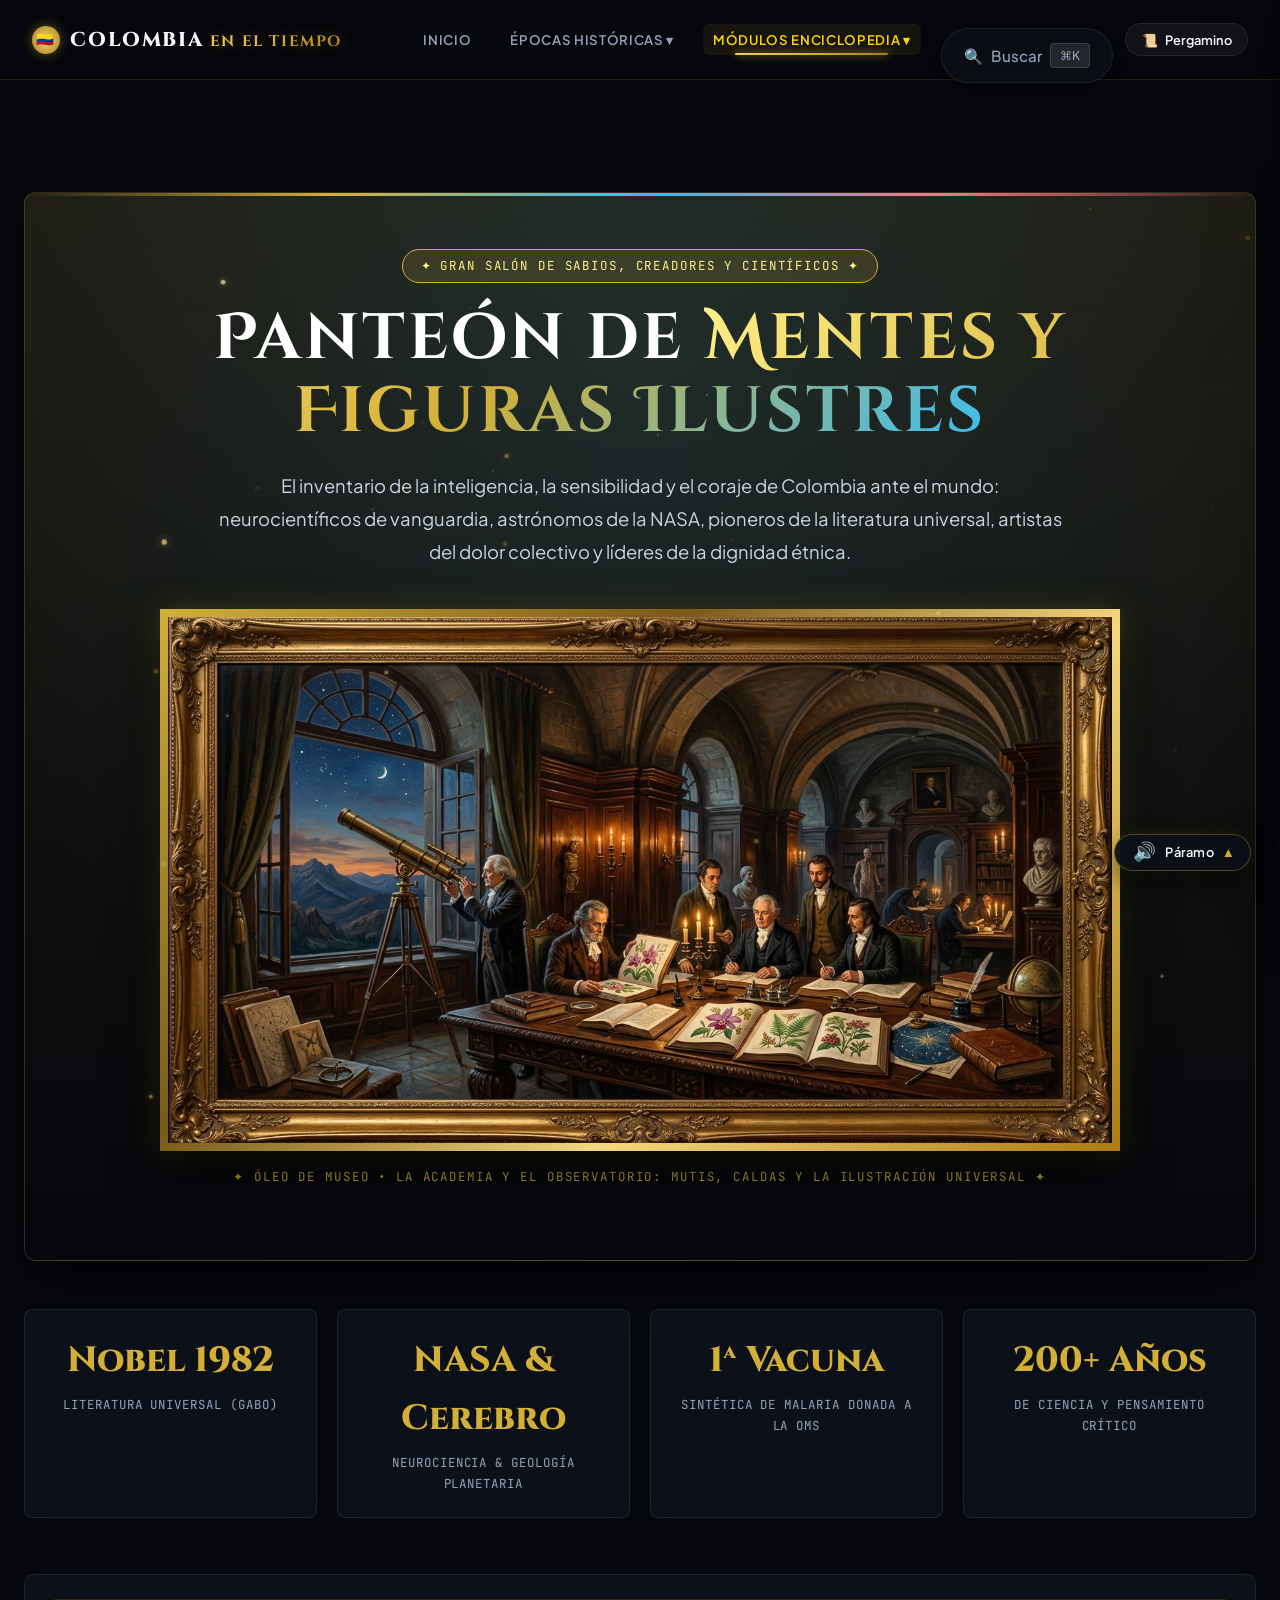
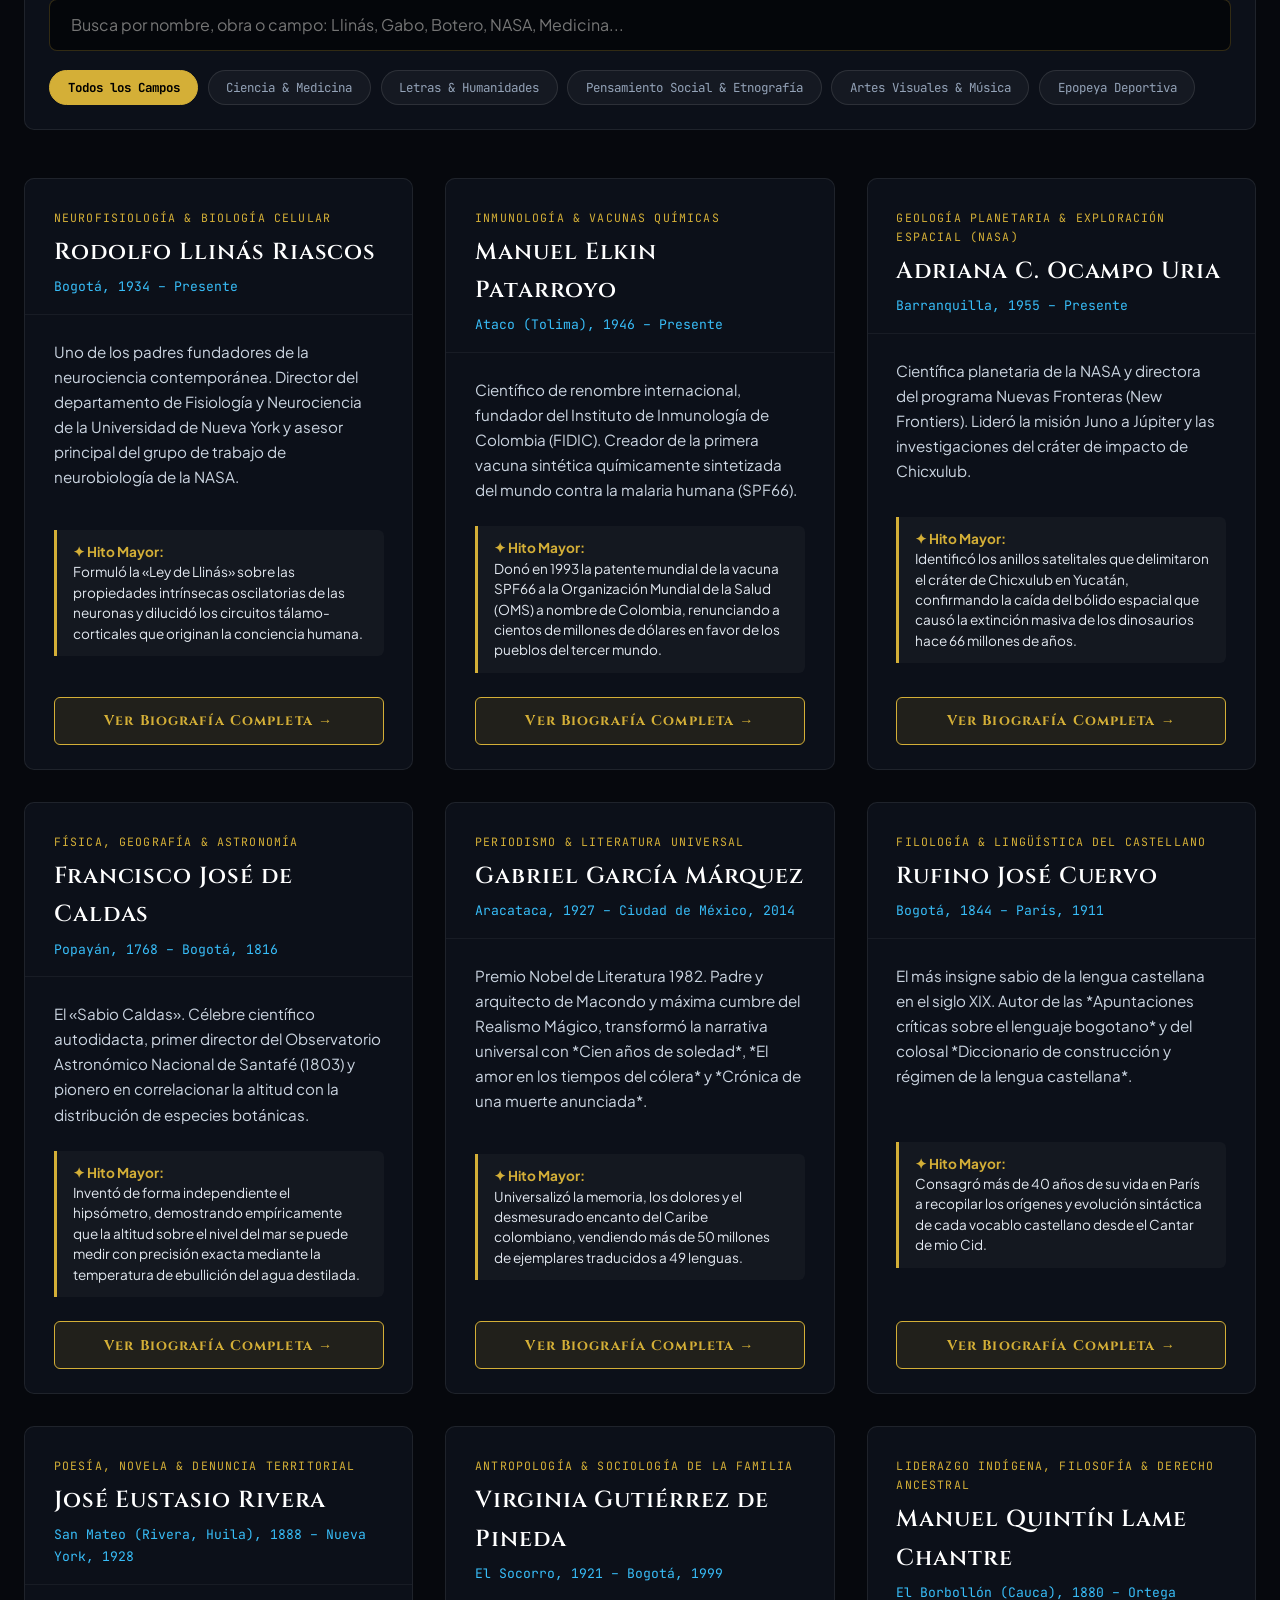
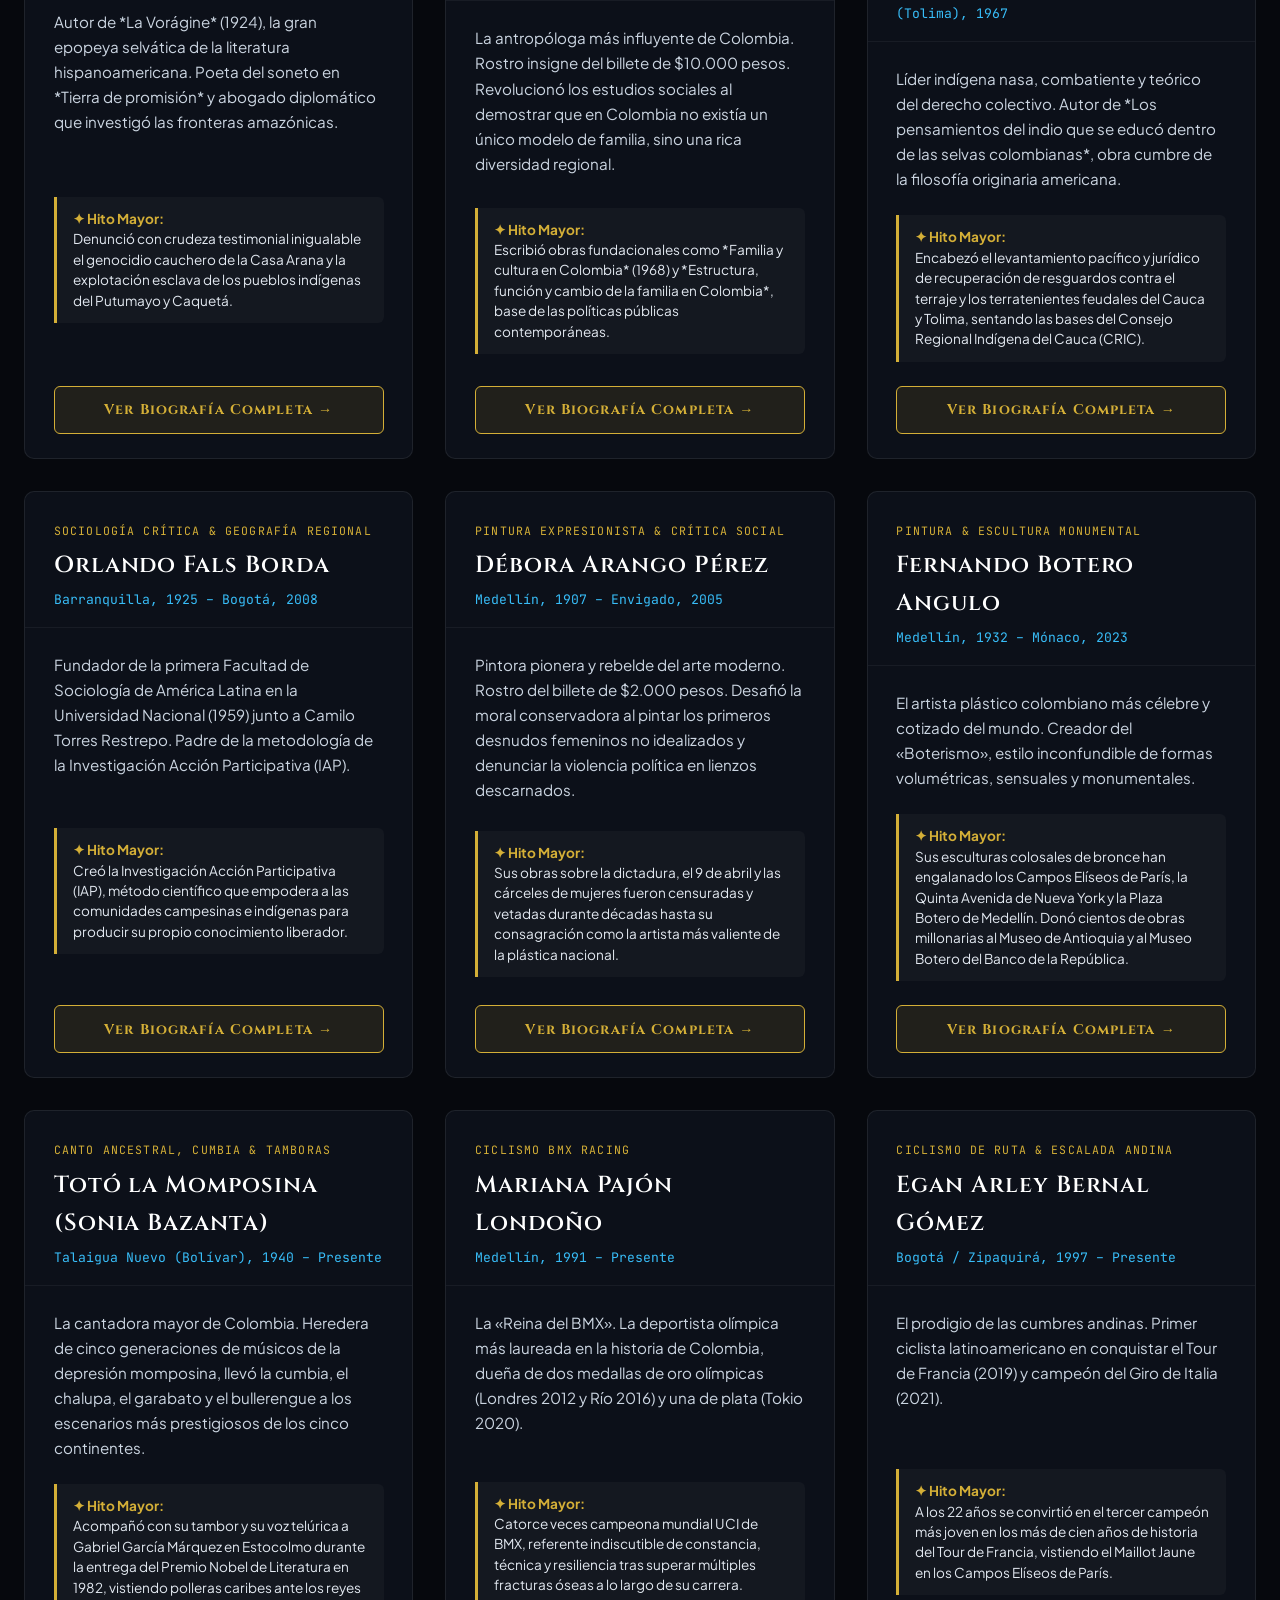
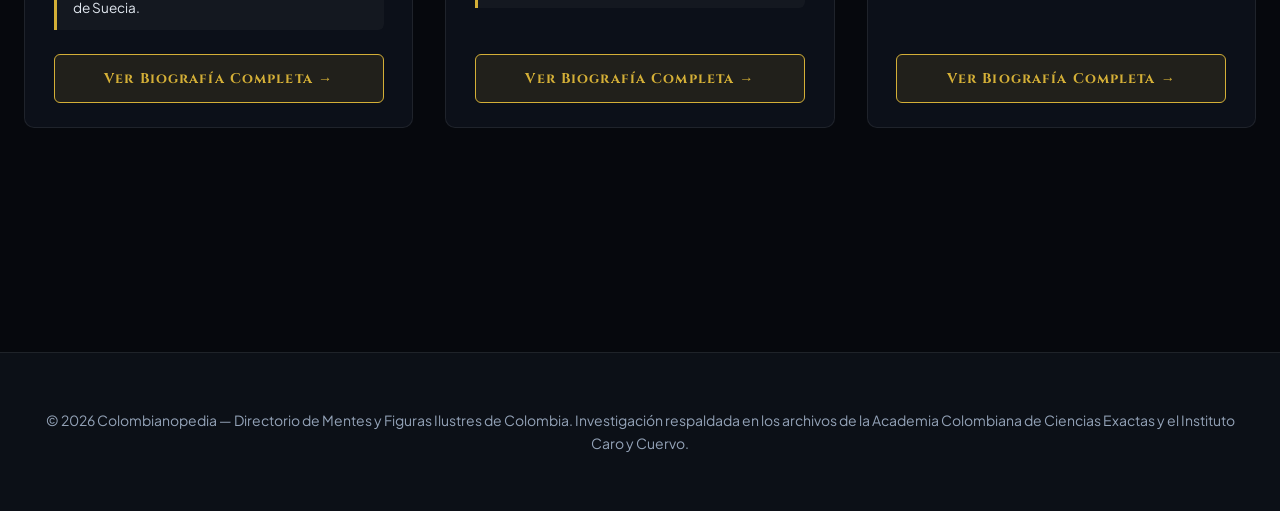
<file: mentes-y-figuras.html>
<!DOCTYPE html>
<html lang="es">
<head>
  <meta charset="UTF-8">
  <meta name="viewport" content="width=device-width, initial-scale=1.0">
  <title>Panteón de Mentes y Figuras Ilustres — Colombianopedia</title>
  <meta name="description" content="Directorio y museo biográfico de los sabios, científicos, escritoras, artistas y líderes que han forjado el pensamiento, la ciencia y la cultura de Colombia.">


  <meta name="theme-color" content="#06080d">
  <link rel="icon" type="image/svg+xml" href="assets/images/icon-colombianopedia.svg">
  <link rel="manifest" href="manifest.json">

  <!-- Tipografías de Museo y Jerarquía Editorial -->
  <link rel="preconnect" href="https://fonts.googleapis.com">
  <link rel="preconnect" href="https://fonts.gstatic.com" crossorigin>
  <link href="https://fonts.googleapis.com/css2?family=Cinzel+Decorative:wght@700;900&family=Cinzel:wght@500;600;700;800;900&family=Plus+Jakarta+Sans:ital,wght@0,300;0,400;0,500;0,600;0,700;1,400&family=JetBrains+Mono:wght@400;500;700&display=swap" rel="stylesheet">

  <link rel="stylesheet" href="css/style.css?v=3.0">

  <link rel="expect" href="#hero-section" blocking="render">

  <style>
    :root {
      --header-height: 80px;
      --font-display: 'Cinzel Decorative', 'Cinzel', serif;
      --font-title: 'Cinzel', serif;
      --font-body: 'Plus Jakarta Sans', sans-serif;
      --font-mono: 'JetBrains Mono', monospace;

      --gold-intellect: #d4af37;
      --cyan-science: #38bdf8;
      --rose-art: #fb7185;
      --emerald-social: #34d399;
      --obsidian-surface: #07090e;
      --obsidian-card: rgba(14, 19, 29, 0.82);
      --border-intellect: rgba(212, 175, 55, 0.22);
    }

    .mentes-container {
      padding-top: calc(var(--header-height, 80px) + 2rem) !important;
      max-width: 1300px;
      margin: 0 auto;
      padding-left: 1.5rem;
      padding-right: 1.5rem;
      padding-bottom: 5rem;
    }

    .hero-mentes {
      background: linear-gradient(180deg, rgba(212,175,55,0.12) 0%, rgba(7,9,14,0) 100%),
                  radial-gradient(circle at 50% 15%, rgba(56,189,248,0.12), transparent 70%);
      border: 1px solid var(--border-intellect);
      border-radius: 12px;
      padding: 3.5rem 2.5rem;
      margin-bottom: 3rem;
      text-align: center;
      position: relative;
      overflow: hidden;
      box-shadow: 0 20px 45px rgba(0,0,0,0.7);
    }

    .hero-mentes::before {
      content: '';
      position: absolute;
      top: 0; left: 0; right: 0; height: 3px;
      background: linear-gradient(90deg, transparent, var(--gold-intellect), var(--cyan-science), var(--rose-art), transparent);
    }

    .mentes-badge {
      display: inline-flex;
      align-items: center;
      gap: 0.5rem;
      padding: 0.35rem 1.1rem;
      background: rgba(212, 175, 55, 0.15);
      border: 1px solid var(--gold-intellect);
      border-radius: 50px;
      color: #fef08a;
      font-family: var(--font-mono);
      font-size: 0.78rem;
      letter-spacing: 0.15em;
      text-transform: uppercase;
      margin-bottom: 1.25rem;
    }

    .hero-mentes h1 {
      font-family: var(--font-display);
      font-size: clamp(2.3rem, 5.5vw, 4rem);
      color: #fff;
      line-height: 1.15;
      margin-bottom: 1.2rem;
    }

    .hero-mentes h1 span {
      background: linear-gradient(135deg, #fef08a 0%, #d4af37 50%, #38bdf8 100%);
      -webkit-background-clip: text;
      -webkit-text-fill-color: transparent;
    }

    /* Telemetría */
    .telemetry-mentes {
      display: grid;
      grid-template-columns: repeat(auto-fit, minmax(220px, 1fr));
      gap: 1.25rem;
      margin-bottom: 3.5rem;
    }

    .telemetry-card {
      background: var(--obsidian-card);
      border: 1px solid rgba(255, 255, 255, 0.08);
      border-radius: 8px;
      padding: 1.4rem;
      text-align: center;
      backdrop-filter: blur(12px);
      transition: transform 0.25s ease, border-color 0.25s ease;
    }

    .telemetry-card:hover {
      transform: translateY(-4px);
      border-color: var(--gold-intellect);
    }

    .telemetry-val {
      font-family: var(--font-title);
      font-size: 2.2rem;
      font-weight: 800;
      color: var(--gold-intellect);
      margin-bottom: 0.3rem;
    }

    .telemetry-lbl {
      font-family: var(--font-mono);
      font-size: 0.78rem;
      color: #94a3b8;
      text-transform: uppercase;
      letter-spacing: 0.08em;
    }

    /* Panel de Filtro */
    .filter-mentes-panel {
      background: var(--obsidian-card);
      border: 1px solid rgba(255, 255, 255, 0.08);
      border-radius: 10px;
      padding: 1.5rem;
      margin-bottom: 3rem;
      display: flex;
      flex-direction: column;
      gap: 1.2rem;
    }

    .search-input-mentes {
      width: 100%;
      padding: 0.9rem 1.3rem;
      background: rgba(0, 0, 0, 0.6);
      border: 1px solid var(--border-intellect);
      border-radius: 8px;
      color: #fff;
      font-family: var(--font-body);
      font-size: 1rem;
    }

    .search-input-mentes:focus {
      outline: none;
      border-color: var(--gold-intellect);
      box-shadow: 0 0 15px rgba(212, 175, 55, 0.3);
    }

    .discipline-pills {
      display: flex;
      gap: 0.6rem;
      flex-wrap: wrap;
    }

    .discipline-btn {
      padding: 0.5rem 1.1rem;
      background: rgba(255, 255, 255, 0.04);
      border: 1px solid rgba(255, 255, 255, 0.1);
      border-radius: 50px;
      color: #94a3b8;
      font-family: var(--font-mono);
      font-size: 0.78rem;
      cursor: pointer;
      transition: all 0.2s ease;
    }

    .discipline-btn:hover {
      color: #fff;
      border-color: var(--gold-intellect);
      background: rgba(212, 175, 55, 0.1);
    }

    .discipline-btn.active {
      background: var(--gold-intellect);
      color: #000;
      border-color: var(--gold-intellect);
      font-weight: 700;
    }

    /* Grilla de Ilustres */
    .mentes-grid {
      display: grid;
      grid-template-columns: repeat(auto-fill, minmax(360px, 1fr));
      gap: 2rem;
      margin-bottom: 4rem;
    }

    .mente-card {
      background: var(--obsidian-card);
      border: 1px solid rgba(255, 255, 255, 0.08);
      border-radius: 10px;
      overflow: hidden;
      display: flex;
      flex-direction: column;
      justify-content: space-between;
      transition: all 0.3s cubic-bezier(0.16, 1, 0.3, 1);
    }

    .mente-card:hover {
      transform: translateY(-6px);
      border-color: var(--gold-intellect);
      box-shadow: 0 16px 36px rgba(0, 0, 0, 0.6), 0 0 20px rgba(212, 175, 55, 0.25);
    }

    .mente-header {
      padding: 1.8rem 1.8rem 1rem;
      border-bottom: 1px solid rgba(255, 255, 255, 0.05);
    }

    .mente-field-badge {
      font-family: var(--font-mono);
      font-size: 0.72rem;
      color: var(--gold-intellect);
      text-transform: uppercase;
      letter-spacing: 0.1em;
      margin-bottom: 0.4rem;
    }

    .mente-card h3 {
      font-family: var(--font-title);
      font-size: 1.45rem;
      color: #fff;
      margin-bottom: 0.3rem;
    }

    .mente-dates {
      font-family: var(--font-mono);
      font-size: 0.82rem;
      color: #38bdf8;
    }

    .mente-body {
      padding: 1.5rem 1.8rem;
      flex: 1;
      display: flex;
      flex-direction: column;
      justify-content: space-between;
    }

    .mente-desc {
      color: #cbd5e1;
      font-size: 0.95rem;
      line-height: 1.65;
      margin-bottom: 1.5rem;
    }

    .mente-achievement {
      background: rgba(255, 255, 255, 0.03);
      border-left: 3px solid var(--gold-intellect);
      padding: 0.75rem 1rem;
      border-radius: 0 6px 6px 0;
      font-size: 0.85rem;
      color: #e2e8f0;
      margin-bottom: 1.5rem;
      line-height: 1.5;
    }

    .btn-mente {
      width: 100%;
      padding: 0.85rem;
      background: rgba(212, 175, 55, 0.1);
      border: 1px solid var(--gold-intellect);
      border-radius: 6px;
      color: var(--gold-intellect);
      font-family: var(--font-title);
      font-size: 0.88rem;
      font-weight: 700;
      letter-spacing: 0.08em;
      cursor: pointer;
      transition: all 0.2s ease;
      display: flex;
      align-items: center;
      justify-content: center;
      gap: 0.5rem;
    }

    .btn-mente:hover {
      background: var(--gold-intellect);
      color: #000;
    }

    /* Modal */
    .modal-overlay {
      position: fixed;
      inset: 0;
      background: rgba(0, 0, 0, 0.88);
      backdrop-filter: blur(16px);
      z-index: 2000;
      display: none;
      align-items: center;
      justify-content: center;
      padding: 1.5rem;
    }

    .modal-overlay.open { display: flex; }

    .modal-dialog {
      background: #0b0f19;
      border: 1px solid var(--gold-intellect);
      border-radius: 12px;
      max-width: 800px;
      width: 100%;
      max-height: 85vh;
      overflow-y: auto;
      padding: 2.5rem;
      position: relative;
      box-shadow: 0 25px 60px rgba(0, 0, 0, 0.9);
    }

    .modal-close {
      position: absolute;
      top: 1.2rem;
      right: 1.5rem;
      background: transparent;
      border: none;
      color: #94a3b8;
      font-size: 1.8rem;
      cursor: pointer;
    }

    .modal-close:hover { color: #fff; }
  </style>
</head>
<body>

  <!-- ==========================================
       BARRA DE NAVEGACIÓN INSTITUCIONAL
       ========================================== -->
  <header>
    <div class="header-left">
      <a href="index.html" class="logo-monumental" aria-label="Inicio de Colombianopedia">
        <span class="logo-badge-icon">🇨🇴</span>
        <span>COLOMBIA <span class="gold-text">EN EL TIEMPO</span></span>
      </a>
    </div>

    <nav class="nav-container" aria-label="Navegación principal">
      <div class="nav-links-cluster" id="mainNavLinks">
        <!-- 1. Inicio -->
        <a href="index.html" class="nav-item-link">Inicio</a>

        <!-- 2 a 7. Dropdown de las 6 Épocas Históricas -->
        <div class="nav-dropdown">
          <button type="button" class="dropdown-trigger-btn" aria-haspopup="true" aria-expanded="false">
            Épocas Históricas ▾
          </button>
          <ul class="nav-dropdown-menu">
            <li>
              <a href="precolombina.html">
                <span>Época Precolombina</span>
                <span class="menu-era-tag">Origen</span>
              </a>
            </li>
            <li>
              <a href="colonia.html">
                <span>Conquista y Colonia</span>
                <span class="menu-era-tag">1492–1810</span>
              </a>
            </li>
            <li>
              <a href="independencia.html">
                <span>Independencia y Grito</span>
                <span class="menu-era-tag">1810–1830</span>
              </a>
            </li>
            <li>
              <a href="siglo-xix.html">
                <span>República (Siglo XIX)</span>
                <span class="menu-era-tag">1830–1899</span>
              </a>
            </li>
            <li>
              <a href="siglo-xx.html">
                <span>Tensiones del Siglo XX</span>
                <span class="menu-era-tag">1900–1999</span>
              </a>
            </li>
            <li>
              <a href="memoria.html">
                <span>Memoria y Paz (Siglo XXI)</span>
                <span class="menu-era-tag">2000–Pres.</span>
              </a>
            </li>
          </ul>
        </div>

        <!-- 8 a 14. Dropdown de los 7 Módulos de la Enciclopedia -->
        <div class="nav-dropdown">
          <button type="button" class="dropdown-trigger-btn active" aria-haspopup="true" aria-expanded="false">
            Módulos Enciclopedia ▾
          </button>
          <ul class="nav-dropdown-menu">
            <li><a href="otras-culturas.html">🏛️ Atlas de las 115 Tribus</a></li>
            <li><a href="muiscas.html">✨ Enciclopedia Muisca & Dorado</a></li>
            <li><a href="geografia-y-geologia.html">🌋 Geología, Fallas & Regiones</a></li>
            <li><a href="ciudades-historicas.html">🗺️ 32 Ciudades & Toponimia</a></li>
            <li><a href="leyendas-ancestrales.html">📜 Mitos & Leyendas Vivas</a></li>
            <li><a href="mentes-y-figuras.html" class="active">🖋️ Grandes Mentes e Ilustres</a></li>
            <li><a href="iceberg-violencia.html">🧊 Iceberg de la Memoria</a></li>
          </ul>
        </div>
      </div>

      <!-- Acciones de Cabecera: Buscador ⌘K y Selector de Modo Pergamino -->
      <div class="header-actions">
        <button type="button" class="header-search-btn universal-search-trigger" aria-label="Abrir buscador universal (⌘K)">
          <span>🔍</span>
          <span style="font-weight: 500;">Buscar</span>
          <span class="search-shortcut-badge">⌘K</span>
        </button>

        <button type="button" class="reading-mode-toggle" id="readingModeToggle" title="Alternar Modo Lectura Pergamino">
          📜 <span>Pergamino</span>
        </button>

        <button type="button" class="mobile-menu-btn" id="mobileMenuToggle" aria-label="Abrir menú de navegación">
          ☰
        </button>
      </div>
    </nav>
  </header>

  <!-- ==========================================
       CONTENEDOR PRINCIPAL MENTES E ILUSTRES
       ========================================== -->
  <main class="mentes-container">

    <section class="hero-mentes" id="hero-section">
      <div class="mentes-badge">
        <span>✦</span> Gran Salón de Sabios, Creadores y Científicos <span>✦</span>
      </div>
      <h1>Panteón de <span>Mentes y Figuras Ilustres</span></h1>
      <p style="max-width: 860px; margin: 0 auto; color: #cbd5e1; font-size: 1.15rem; line-height: 1.8;">
        El inventario de la inteligencia, la sensibilidad y el coraje de Colombia ante el mundo: neurocientíficos de vanguardia, astrónomos de la NASA, pioneros de la literatura universal, artistas del dolor colectivo y líderes de la dignidad étnica.
      </p>

      <!-- OBRA MAESTRA DEL PANTEÓN DE MENTES -->
      <div style="max-width: 960px; margin: 2.5rem auto 1rem; text-align: center;">
        <div class="museum-frame">
          <img src="assets/images/panteon_mentes.jpg" alt="Alegoría de la Ciencia, la Ilustración y las Letras en Colombia">
        </div>
        <div style="font-family: var(--font-mono); font-size: 0.78rem; color: #d4af37; text-transform: uppercase; letter-spacing: 0.15em; margin-top: 1rem;">
          ✦ Óleo de Museo • La Academia y el Observatorio: Mutis, Caldas y la Ilustración Universal ✦
        </div>
      </div>
    </section>

    <!-- Telemetría -->
    <section class="telemetry-mentes">
      <div class="telemetry-card">
        <div class="telemetry-val">Nobel 1982</div>
        <div class="telemetry-lbl">Literatura Universal (Gabo)</div>
      </div>
      <div class="telemetry-card">
        <div class="telemetry-val">NASA & Cerebro</div>
        <div class="telemetry-lbl">Neurociencia & Geología Planetaria</div>
      </div>
      <div class="telemetry-card">
        <div class="telemetry-val">1ª Vacuna</div>
        <div class="telemetry-lbl">Sintética de Malaria donada a la OMS</div>
      </div>
      <div class="telemetry-card">
        <div class="telemetry-val">200+ Años</div>
        <div class="telemetry-lbl">De Ciencia y Pensamiento Crítico</div>
      </div>
    </section>

    <!-- Barra de Búsqueda y Filtros de Disciplina -->
    <div class="filter-mentes-panel">
      <input type="text" class="search-input-mentes" id="searchMenteInput" placeholder="Busca por nombre, obra o campo: Llinás, Gabo, Botero, NASA, Medicina..." onkeyup="filterMentes()">

      <div class="discipline-pills">
        <button class="discipline-btn active" onclick="setDisciplineFilter('todas', this)">Todos los Campos</button>
        <button class="discipline-btn" onclick="setDisciplineFilter('ciencia', this)">Ciencia & Medicina</button>
        <button class="discipline-btn" onclick="setDisciplineFilter('letras', this)">Letras & Humanidades</button>
        <button class="discipline-btn" onclick="setDisciplineFilter('social', this)">Pensamiento Social & Etnografía</button>
        <button class="discipline-btn" onclick="setDisciplineFilter('artes', this)">Artes Visuales & Música</button>
        <button class="discipline-btn" onclick="setDisciplineFilter('deportes', this)">Epopeya Deportiva</button>
      </div>
    </div>

    <!-- Grilla de Mentes Ilustres -->
    <section class="mentes-grid" id="mentesGridContainer">
      <!-- Se inyectan dinámicamente con JavaScript -->
    </section>

  </main>

  <!-- Modal de Biografía Exhaustiva -->
  <div class="modal-overlay" id="menteModal" onclick="closeModalOnBg(event)">
    <div class="modal-dialog">
      <button class="modal-close" onclick="closeMenteModal()">&times;</button>
      <div id="modalMenteBody"></div>
    </div>
  </div>

  <footer>
    <p>&copy; 2026 Colombianopedia — Directorio de Mentes y Figuras Ilustres de Colombia. Investigación respaldada en los archivos de la Academia Colombiana de Ciencias Exactas y el Instituto Caro y Cuervo.</p>
  </footer>

    <!-- Script Principal Universal (⌘K, Audio Synth, PWA, Citas) -->
  <script src="js/main.js"></script>

  <script>
    const mentesData = [
      // CIENCIA Y MEDICINA
      {
        id: 'llinas',
        nombre: 'Rodolfo Llinás Riascos',
        campo: 'ciencia',
        disciplina: 'Neurofisiología & Biología Celular',
        fechas: 'Bogotá, 1934 – Presente',
        resumen: 'Uno de los padres fundadores de la neurociencia contemporánea. Director del departamento de Fisiología y Neurociencia de la Universidad de Nueva York y asesor principal del grupo de trabajo de neurobiología de la NASA.',
        logro: 'Formuló la «Ley de Llinás» sobre las propiedades intrínsecas oscilatorias de las neuronas y dilucidó los circuitos tálamo-corticales que originan la conciencia humana.',
        biografia: `
          <p>Graduado de médico en la Universidad Javeriana y doctor en neurofisiología de la Universidad Nacional de Australia, Llinás transformó el paradigma científico que concebía al cerebro como un mero receptor pasivo de estímulos sensoriales.</p>
          <p>Sus descubrimientos sobre los canales de calcio en las neuronas del calamar gigante y las células de Purkinje en el cerebelo abrieron el camino para comprender enfermedades como el Parkinson, el tinnitus y la depresión mayor mediante la magnetocefalografía.</p>
          <p>Encabezó la emblemática Misión de Sabios de 1994 en Colombia con la célebre proclama educativa: <em>«Por la educación y el conocimiento, hacia el porvenir»</em>.</p>
        `
      },
      {
        id: 'patarroyo',
        nombre: 'Manuel Elkin Patarroyo',
        campo: 'ciencia',
        disciplina: 'Inmunología & Vacunas Químicas',
        fechas: 'Ataco (Tolima), 1946 – Presente',
        resumen: 'Científico de renombre internacional, fundador del Instituto de Inmunología de Colombia (FIDIC). Creador de la primera vacuna sintética químicamente sintetizada del mundo contra la malaria humana (SPF66).',
        logro: 'Donó en 1993 la patente mundial de la vacuna SPF66 a la Organización Mundial de la Salud (OMS) a nombre de Colombia, renunciando a cientos de millones de dólares en favor de los pueblos del tercer mundo.',
        biografia: `
          <p>Tras años de trabajo de campo en Leticia y las selvas del Amazonas, Patarroyo logró mapear los péptidos de invasión del parásito <em>Plasmodium falciparum</em> en los glóbulos rojos, sintetizando químicamente una vacuna libre de patógenos biológicos vivos.</p>
          <p>Condecorado con el Premio Príncipe de Asturias de Investigación Científica y Técnica en 1994, ha dedicado más de cuatro décadas a la investigación biofísica de vacunas de segunda generación contra la tuberculosis, leishmaniasis y dengue.</p>
        `
      },
      {
        id: 'ocampo',
        nombre: 'Adriana C. Ocampo Uria',
        campo: 'ciencia',
        disciplina: 'Geología Planetaria & Exploración Espacial (NASA)',
        fechas: 'Barranquilla, 1955 – Presente',
        resumen: 'Científica planetaria de la NASA y directora del programa Nuevas Fronteras (New Frontiers). Lideró la misión Juno a Júpiter y las investigaciones del cráter de impacto de Chicxulub.',
        logro: 'Identificó los anillos satelitales que delimitaron el cráter de Chicxulub en Yucatán, confirmando la caída del bólido espacial que causó la extinción masiva de los dinosaurios hace 66 millones de años.',
        biografia: `
          <p>Comenzó como pasante voluntaria en el Laboratorio de Propulsión a Chorro (JPL) de la NASA durante la misión Viking a Marte. Ocampo coordinó expediciones geológicas en Belice y México para analizar las eyecciones minerales del asteroide asesino.</p>
          <p>El asteroide 17712 fue bautizado oficialmente con el nombre de <em>Father-Ocampo</em> por la Unión Astronómica Internacional en su honor.</p>
        `
      },
      {
        id: 'caldas',
        nombre: 'Francisco José de Caldas',
        campo: 'ciencia',
        disciplina: 'Física, Geografía & Astronomía',
        fechas: 'Popayán, 1768 – Bogotá, 1816',
        resumen: 'El «Sabio Caldas». Célebre científico autodidacta, primer director del Observatorio Astronómico Nacional de Santafé (1803) y pionero en correlacionar la altitud con la distribución de especies botánicas.',
        logro: 'Inventó de forma independiente el hipsómetro, demostrando empíricamente que la altitud sobre el nivel del mar se puede medir con precisión exacta mediante la temperatura de ebullición del agua destilada.',
        biografia: `
          <p>Acompañó al barón Alejandro de Humboldt y a don José Celestino Mutis por los Andes ecuatoriales y granadinos, recolectando miles de especies vegetales y fijando las coordenadas geográficas de villas y montañas.</p>
          <p>Comprometido con la causa independentista, diseñó fortificaciones militares y fundó talleres de artillería. Fusilado por el general español Pablo Morillo en 1816, su legado perdura como el mártir supremo de la ciencia americana.</p>
        `
      },

      // LETRAS Y HUMANIDADES
      {
        id: 'gabo',
        nombre: 'Gabriel García Márquez',
        campo: 'letras',
        disciplina: 'Periodismo & Literatura Universal',
        fechas: 'Aracataca, 1927 – Ciudad de México, 2014',
        resumen: 'Premio Nobel de Literatura 1982. Padre y arquitecto de Macondo y máxima cumbre del Realismo Mágico, transformó la narrativa universal con *Cien años de soledad*, *El amor en los tiempos del cólera* y *Crónica de una muerte anunciada*.',
        logro: 'Universalizó la memoria, los dolores y el desmesurado encanto del Caribe colombiano, vendiendo más de 50 millones de ejemplares traducidos a 49 lenguas.',
        biografia: `
          <p>Inició su genio literario en las redacciones de <em>El Universal</em> de Cartagena y <em>El Espectador</em> de Bogotá, donde publicó en 1955 el <em>Relato de un náufrago</em> desafiando la censura de la dictadura militar.</p>
          <p>En su discurso de recepción del Nobel, <em>La soledad de América Latina</em>, proclamó la urgencia de que el mundo comprendiera que los pueblos americanos tenían derecho a inventar su propio destino sin tutelas imperiales.</p>
        `
      },
      {
        id: 'cuervo',
        nombre: 'Rufino José Cuervo',
        campo: 'letras',
        disciplina: 'Filología & Lingüística del Castellano',
        fechas: 'Bogotá, 1844 – París, 1911',
        resumen: 'El más insigne sabio de la lengua castellana en el siglo XIX. Autor de las *Apuntaciones críticas sobre el lenguaje bogotano* y del colosal *Diccionario de construcción y régimen de la lengua castellana*.',
        logro: 'Consagró más de 40 años de su vida en París a recopilar los orígenes y evolución sintáctica de cada vocablo castellano desde el Cantar de mio Cid.',
        biografia: `
          <p>Junto a Miguel Antonio Caro fundó los estudios filológicos rigurosos en América del Sur. Para financiar sus investigaciones y la impresión de sus manuscritos, fundó junto a su hermano Ángel la cervecería Cuervo en Bogotá.</p>
          <p>En su honor, el gobierno colombiano fundó en 1942 el célebre Instituto Caro y Cuervo, santuario de las investigaciones sobre el español y las lenguas indígenas del país.</p>
        `
      },
      {
        id: 'rivera',
        nombre: 'José Eustasio Rivera',
        campo: 'letras',
        disciplina: 'Poesía, Novela & Denuncia Territorial',
        fechas: 'San Mateo (Rivera, Huila), 1888 – Nueva York, 1928',
        resumen: 'Autor de *La Vorágine* (1924), la gran epopeya selvática de la literatura hispanoamericana. Poeta del soneto en *Tierra de promisión* y abogado diplomático que investigó las fronteras amazónicas.',
        logro: 'Denunció con crudeza testimonial inigualable el genocidio cauchero de la Casa Arana y la explotación esclava de los pueblos indígenas del Putumayo y Caquetá.',
        biografia: `
          <p>Como secretario de la Comisión Limítrofe Colombo-Venezolana, Rivera se adentró en las selvas vírgenes del Orinoco y el Amazonas, presenciando en carne viva el infierno de las caucherías.</p>
          <p>Su célebre frase inicial —<em>«Jugué mi corazón al azar y me lo ganó la Violencia»</em>— resume el drama de un país que devoraba a sus propios hijos en las fronteras de la selva virgen.</p>
        `
      },

      // PENSAMIENTO SOCIAL Y ETNOGRAFÍA
      {
        id: 'virginia',
        nombre: 'Virginia Gutiérrez de Pineda',
        campo: 'social',
        disciplina: 'Antropología & Sociología de la Familia',
        fechas: 'El Socorro, 1921 – Bogotá, 1999',
        resumen: 'La antropóloga más influyente de Colombia. Rostro insigne del billete de $10.000 pesos. Revolucionó los estudios sociales al demostrar que en Colombia no existía un único modelo de familia, sino una rica diversidad regional.',
        logro: 'Escribió obras fundacionales como *Familia y cultura en Colombia* (1968) y *Estructura, función y cambio de la familia en Colombia*, base de las políticas públicas contemporáneas.',
        biografia: `
          <p>Formada en el Instituto Etnológico Nacional con Paul Rivet, recorrió a pie y en canoa los ríos de la Guajira, el Chocó y los Andes para cartografiar los complejos familiares (andino, afrocolombiano, llanero y santandereano).</p>
          <p>Fue pionera en visibilizar el rol central de las madres campesinas y populares en la economía nacional y en el sostenimiento del tejido comunitario.</p>
        `
      },
      {
        id: 'quintinlame',
        nombre: 'Manuel Quintín Lame Chantre',
        campo: 'social',
        disciplina: 'Liderazgo Indígena, Filosofía & Derecho Ancestral',
        fechas: 'El Borbollón (Cauca), 1880 – Ortega (Tolima), 1967',
        resumen: 'Líder indígena nasa, combatiente y teórico del derecho colectivo. Autor de *Los pensamientos del indio que se educó dentro de las selvas colombianas*, obra cumbre de la filosofía originaria americana.',
        logro: 'Encabezó el levantamiento pacífico y jurídico de recuperación de resguardos contra el terraje y los terratenientes feudales del Cauca y Tolima, sentando las bases del Consejo Regional Indígena del Cauca (CRIC).',
        biografia: `
          <p>Sufrió más de cien detenciones carcelarias y brutales torturas a lo largo de su vida, pero nunca claudicó. Utilizó el propio marco de la legislación colonial de resguardos (Ley 89 de 1890) para defender en los estrados judiciales los títulos inmemoriales de su pueblo.</p>
          <p>Su pensamiento reivindicó a la Madre Tierra no como un bien negociable, sino como un ser vivo sagrado que no se vende ni se explota a destajo.</p>
        `
      },
      {
        id: 'falsborda',
        nombre: 'Orlando Fals Borda',
        campo: 'social',
        disciplina: 'Sociología Crítica & Geografía Regional',
        fechas: 'Barranquilla, 1925 – Bogotá, 2008',
        resumen: 'Fundador de la primera Facultad de Sociología de América Latina en la Universidad Nacional (1959) junto a Camilo Torres Restrepo. Padre de la metodología de la Investigación Acción Participativa (IAP).',
        logro: 'Creó la Investigación Acción Participativa (IAP), método científico que empodera a las comunidades campesinas e indígenas para producir su propio conocimiento liberador.',
        biografia: `
          <p>Autor de la monumental <em>Historia Doble de la Costa</em> (4 tomos), donde rescató la cultura anfibia de los pueblos del río Magdalena y San Jorge.</p>
          <p>Elegido delegado a la Asamblea Nacional Constituyente de 1991, lideró la comisión de ordenamiento territorial para impulsar la autonomía de las regiones frente al centralismo bogotano.</p>
        `
      },

      // ARTES PLÁSTICAS Y MÚSICA
      {
        id: 'debora',
        nombre: 'Débora Arango Pérez',
        campo: 'artes',
        disciplina: 'Pintura Expresionista & Crítica Social',
        fechas: 'Medellín, 1907 – Envigado, 2005',
        resumen: 'Pintora pionera y rebelde del arte moderno. Rostro del billete de $2.000 pesos. Desafió la moral conservadora al pintar los primeros desnudos femeninos no idealizados y denunciar la violencia política en lienzos descarnados.',
        logro: 'Sus obras sobre la dictadura, el 9 de abril y las cárceles de mujeres fueron censuradas y vetadas durante décadas hasta su consagración como la artista más valiente de la plástica nacional.',
        biografia: `
          <p>Discípula de Pedro Nel Gómez, Arango utilizó la acuarela y el óleo con una pincelada expresionista y feroz para retratar a las prostitutas, los borrachos, los presidiarios y las masacres bipartidistas en obras como <em>La República</em> y <em>El tren de la muerte</em>.</p>
          <p>En 1986 donó más de 200 obras al Museo de Arte Moderno de Medellín (MAMM), asegurando que su testimonio plástico perteneciera al pueblo colombiano.</p>
        `
      },
      {
        id: 'botero',
        nombre: 'Fernando Botero Angulo',
        campo: 'artes',
        disciplina: 'Pintura & Escultura Monumental',
        fechas: 'Medellín, 1932 – Mónaco, 2023',
        resumen: 'El artista plástico colombiano más célebre y cotizado del mundo. Creador del «Boterismo», estilo inconfundible de formas volumétricas, sensuales y monumentales.',
        logro: 'Sus esculturas colosales de bronce han engalanado los Campos Elíseos de París, la Quinta Avenida de Nueva York y la Plaza Botero de Medellín. Donó cientos de obras millonarias al Museo de Antioquia y al Museo Botero del Banco de la República.',
        biografia: `
          <p>Aunque universalmente conocido por su exaltación festiva del volumen, Botero conmovió al mundo con sus series de denuncia: las 50 pinturas sobre la violencia en Colombia (el asesinato de Pablo Escobar, los carros bomba, los secuestros) y su desgarradora serie sobre las torturas militares en la prisión de Abu Ghraib en Irak.</p>
        `
      },
      {
        id: 'toto',
        nombre: 'Totó la Momposina (Sonia Bazanta)',
        campo: 'artes',
        disciplina: 'Canto Ancestral, Cumbia & Tamboras',
        fechas: 'Talaigua Nuevo (Bolívar), 1940 – Presente',
        resumen: 'La cantadora mayor de Colombia. Heredera de cinco generaciones de músicos de la depresión momposina, llevó la cumbia, el chalupa, el garabato y el bullerengue a los escenarios más prestigiosos de los cinco continentes.',
        logro: 'Acompañó con su tambor y su voz telúrica a Gabriel García Márquez en Estocolmo durante la entrega del Premio Nobel de Literatura en 1982, vistiendo polleras caribes ante los reyes de Suecia.',
        biografia: `
          <p>Hija de zapatero y bailadora tradicional, Totó investigó incansablemente la confluencia entre los tambores africanos, las gaitas indígenas zenúes y la lírica española en los pueblos ribereños del río Magdalena.</p>
          <p>Premio Grammy Latino a la Excelencia Musical en 2013, su voz es la memoria viva del canto comunitario que acompaña la pesca y la vida campesina.</p>
        `
      },

      // DEPORTE DE FRONTERA
      {
        id: 'pajon',
        nombre: 'Mariana Pajón Londoño',
        campo: 'deportes',
        disciplina: 'Ciclismo BMX Racing',
        fechas: 'Medellín, 1991 – Presente',
        resumen: 'La «Reina del BMX». La deportista olímpica más laureada en la historia de Colombia, dueña de dos medallas de oro olímpicas (Londres 2012 y Río 2016) y una de plata (Tokio 2020).',
        logro: 'Catorce veces campeona mundial UCI de BMX, referente indiscutible de constancia, técnica y resiliencia tras superar múltiples fracturas óseas a lo largo de su carrera.',
        biografia: `
          <p>Sobre su bicicleta desde los cuatro años, Mariana rompió barreras de género en un deporte de contacto y velocidad extrema que tradicionalmente marginaba a las mujeres.</p>
          <p>A través de su fundación <em>Pedaleando por un Sueño</em>, ha construido pistas deportivas y promovido la educación para niños de escasos recursos en todo el territorio colombiano.</p>
        `
      },
      {
        id: 'bernal',
        nombre: 'Egan Arley Bernal Gómez',
        campo: 'deportes',
        disciplina: 'Ciclismo de Ruta & Escalada Andina',
        fechas: 'Bogotá / Zipaquirá, 1997 – Presente',
        resumen: 'El prodigio de las cumbres andinas. Primer ciclista latinoamericano en conquistar el Tour de Francia (2019) y campeón del Giro de Italia (2021).',
        logro: 'A los 22 años se convirtió en el tercer campeón más joven en los más de cien años de historia del Tour de Francia, vistiendo el Maillot Jaune en los Campos Elíseos de París.',
        biografia: `
          <p>Iniciado en el ciclomontañismo en los senderos de Zipaquirá, Bernal cautivó al pelotón internacional por su asombrosa capacidad de resistencia cardiovascular en puertos de alta montaña a más de 2.000 metros de altitud.</p>
          <p>Tras sufrir un catastrófico accidente en 2022 que casi le cuesta la vida con más de 20 huesos fracturados, protagonizó un milagro de recuperación médica y regresó a competir al más alto nivel en las grandes vueltas europeas.</p>
        `
      }
    ];

    let currentDiscipline = 'todas';

    function renderMentes() {
      const container = document.getElementById('mentesGridContainer');
      const query = document.getElementById('searchMenteInput').value.toLowerCase().trim();

      const filtered = mentesData.filter(item => {
        const matchField = currentDiscipline === 'todas' || item.campo === currentDiscipline;
        const matchQuery = !query ||
          item.nombre.toLowerCase().includes(query) ||
          item.disciplina.toLowerCase().includes(query) ||
          item.resumen.toLowerCase().includes(query) ||
          item.logro.toLowerCase().includes(query);
        return matchField && matchQuery;
      });

      if (filtered.length === 0) {
        container.innerHTML = `
          <div style="grid-column: 1 / -1; text-align: center; color: #94a3b8; padding: 3rem;">
            No se hallaron figuras que coincidan con la búsqueda.
          </div>
        `;
        return;
      }

      container.innerHTML = filtered.map(item => `
        <article class="mente-card">
          <div class="mente-header">
            <div class="mente-field-badge">${item.disciplina}</div>
            <h3>${item.nombre}</h3>
            <div class="mente-dates">${item.fechas}</div>
          </div>
          <div class="mente-body">
            <p class="mente-desc">${item.resumen}</p>
            <div class="mente-achievement">
              <strong style="color: #d4af37;">✦ Hito Mayor:</strong><br>
              ${item.logro}
            </div>
            <button class="btn-mente" onclick="openMenteModal('${item.id}')">
              Ver Biografía Completa &rarr;
            </button>
          </div>
        </article>
      `).join('');
    }

    function setDisciplineFilter(disc, btn) {
      currentDiscipline = disc;
      document.querySelectorAll('.discipline-btn').forEach(b => b.classList.remove('active'));
      btn.classList.add('active');
      renderMentes();
    }

    function filterMentes() {
      renderMentes();
    }

    function openMenteModal(menteId) {
      const item = mentesData.find(m => m.id === menteId);
      if (!item) return;

      const body = document.getElementById('modalMenteBody');
      body.innerHTML = `
        <div style="font-family: var(--font-mono); font-size: 0.75rem; color: #d4af37; text-transform: uppercase; margin-bottom: 0.4rem; letter-spacing: 0.15em;">
          Expediente Biográfico Oficial • ${item.disciplina}
        </div>
        <h2 style="font-family: var(--font-title); font-size: 2rem; color: #fff; margin-bottom: 0.3rem; line-height: 1.2;">
          ${item.nombre}
        </h2>
        <div style="font-size: 0.9rem; color: #38bdf8; margin-bottom: 1.5rem;">
          ${item.fechas}
        </div>

        <div style="background: rgba(212,175,55,0.08); border-left: 3px solid #d4af37; padding: 1.2rem; border-radius: 0 8px 8px 0; margin-bottom: 1.5rem;">
          <strong style="color: #fef08a; font-family: var(--font-title); font-size: 0.95rem;">Aporte Cumbre a la Humanidad:</strong>
          <p style="color: #cbd5e1; font-size: 0.92rem; margin-top: 0.4rem; line-height: 1.6;">
            ${item.logro}
          </p>
        </div>

        <div style="color: #cbd5e1; font-size: 1rem; line-height: 1.8; margin-bottom: 1rem;">
          ${item.biografia}
        </div>
      `;

      document.getElementById('menteModal').classList.add('open');
      document.body.style.overflow = 'hidden';
    }

    function closeMenteModal() {
      document.getElementById('menteModal').classList.remove('open');
      document.body.style.overflow = '';
    }

    function closeModalOnBg(e) {
      if (e.target.id === 'menteModal') closeMenteModal();
    }

    document.addEventListener('keydown', (e) => {
      if (e.key === 'Escape') closeMenteModal();
    });

    // Renderizado inicial
    renderMentes();
  </script>
</body>
</html>
</file>
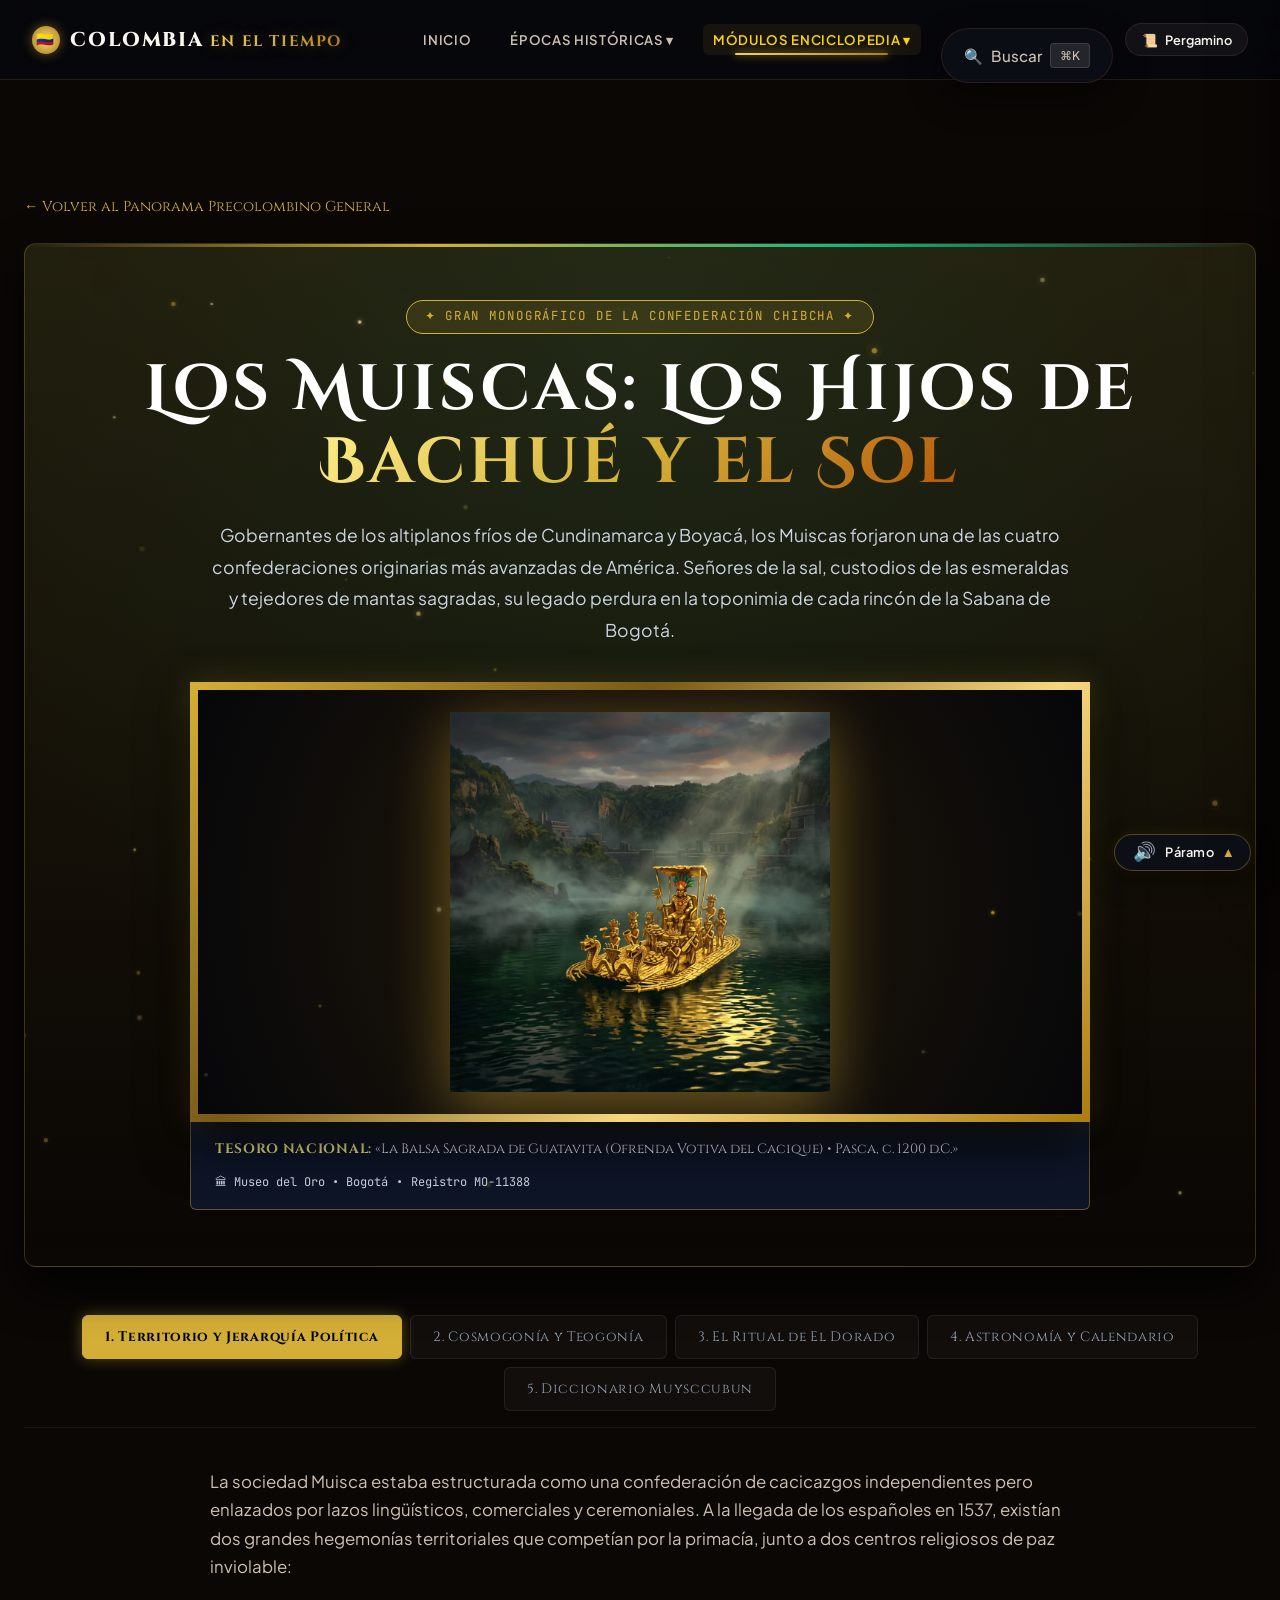
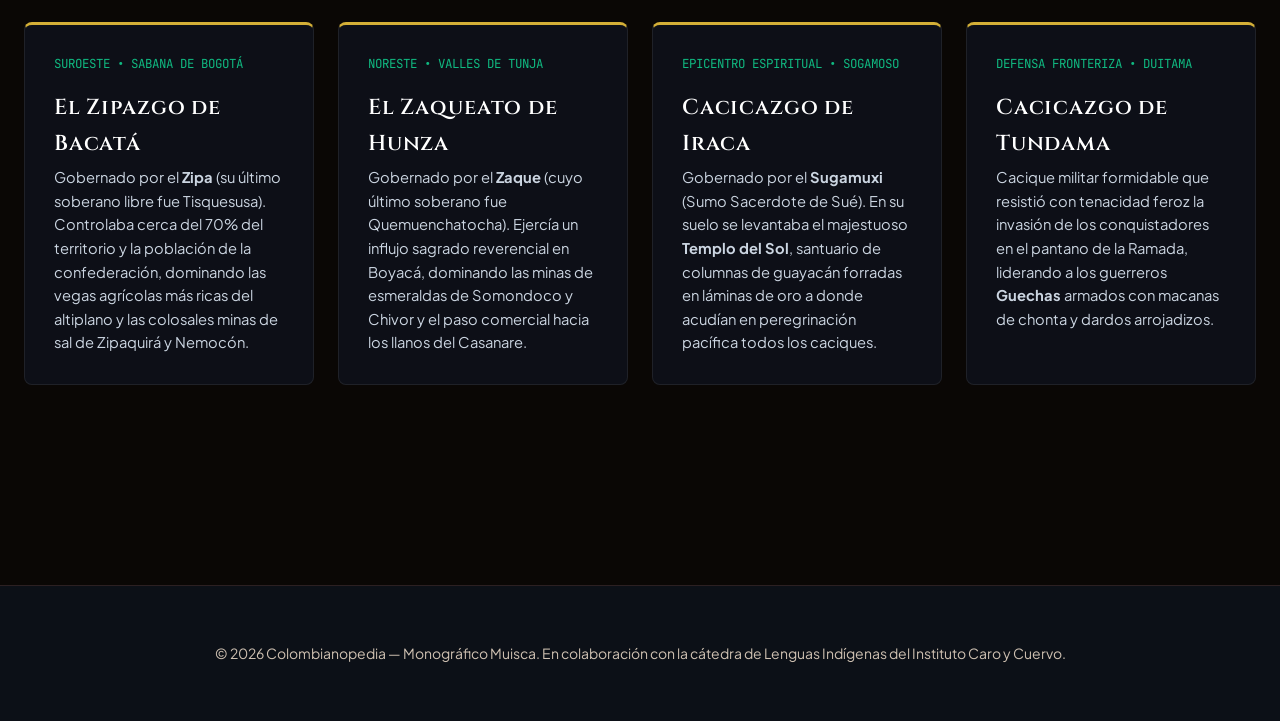
<file: muiscas.html>
<!DOCTYPE html>
<html lang="es">
<head>
  <meta charset="UTF-8">
  <meta name="viewport" content="width=device-width, initial-scale=1.0">
  <title>Los Muiscas: La Gran Confederación Chibcha — Colombianopedia</title>
  <meta name="description" content="Monográfico exhaustivo de la civilización Muisca: Zipazgo y Zaqueato, mitos de origen (Chiminigagua, Bachué, Bochica), ceremonia de El Dorado, astronomía en Zaquenzipa y diccionario toponímico Muysccubun.">


  <meta name="theme-color" content="#06080d">
  <link rel="icon" type="image/svg+xml" href="assets/images/icon-colombianopedia.svg">
  <link rel="manifest" href="manifest.json">

  <!-- Tipografías de Museo y Jerarquía Editorial -->
  <link rel="preconnect" href="https://fonts.googleapis.com">
  <link rel="preconnect" href="https://fonts.gstatic.com" crossorigin>
  <link href="https://fonts.googleapis.com/css2?family=Cinzel+Decorative:wght@700;900&family=Cinzel:wght@500;600;700;800;900&family=Plus+Jakarta+Sans:ital,wght@0,300;0,400;0,500;0,600;0,700;1,400&family=JetBrains+Mono:wght@400;500;700&display=swap" rel="stylesheet">

  <link rel="stylesheet" href="css/style.css?v=3.0">

  <link rel="expect" href="#hero-section" blocking="render">

  <style>
    :root {
      --header-height: 80px;
      --font-display: 'Cinzel Decorative', 'Cinzel', serif;
      --font-title: 'Cinzel', serif;
      --font-body: 'Plus Jakarta Sans', sans-serif;
      --font-mono: 'JetBrains Mono', monospace;

      --gold-muisca: #d4af37;
      --gold-light: #fef08a;
      --emerald-muisca: #10b981;
      --clay-terracotta: #c26d53;
      --obsidian-dark: #07090e;
      --obsidian-card: rgba(14, 18, 28, 0.8);
      --border-gold: rgba(212, 175, 55, 0.25);
    }

    .muisca-container {
      padding-top: calc(var(--header-height, 80px) + 2rem) !important;
      max-width: 1300px;
      margin: 0 auto;
      padding-left: 1.5rem;
      padding-right: 1.5rem;
      padding-bottom: 5rem;
    }

    .hero-muisca {
      background: linear-gradient(180deg, rgba(212,175,55,0.12) 0%, rgba(7,9,14,0) 100%),
                  radial-gradient(circle at 50% 10%, rgba(16,185,129,0.1), transparent 70%);
      border: 1px solid var(--border-gold);
      border-radius: 12px;
      padding: 3.5rem 2.5rem;
      margin-bottom: 3rem;
      text-align: center;
      position: relative;
      overflow: hidden;
      box-shadow: 0 20px 45px rgba(0,0,0,0.7);
    }

    .hero-muisca::before {
      content: '';
      position: absolute;
      top: 0; left: 0; right: 0; height: 3px;
      background: linear-gradient(90deg, transparent, var(--gold-muisca), var(--emerald-muisca), transparent);
    }

    .muisca-badge {
      display: inline-flex;
      align-items: center;
      gap: 0.5rem;
      padding: 0.35rem 1.1rem;
      background: rgba(212, 175, 55, 0.12);
      border: 1px solid var(--gold-muisca);
      border-radius: 50px;
      color: var(--gold-muisca);
      font-family: var(--font-mono);
      font-size: 0.78rem;
      letter-spacing: 0.15em;
      text-transform: uppercase;
      margin-bottom: 1.25rem;
    }

    .hero-muisca h1 {
      font-family: var(--font-display);
      font-size: clamp(2.3rem, 5.5vw, 4rem);
      color: #fff;
      line-height: 1.15;
      margin-bottom: 1.2rem;
    }

    .hero-muisca h1 span {
      background: linear-gradient(135deg, #fef08a 0%, #d4af37 50%, #b45309 100%);
      -webkit-background-clip: text;
      -webkit-text-fill-color: transparent;
    }

    /* Pestañas de Navegación del Monográfico */
    .muisca-tabs-nav {
      display: flex;
      gap: 0.5rem;
      flex-wrap: wrap;
      justify-content: center;
      margin-bottom: 2.5rem;
      border-bottom: 1px solid rgba(255, 255, 255, 0.08);
      padding-bottom: 1rem;
    }

    .muisca-tab-btn {
      padding: 0.75rem 1.4rem;
      background: rgba(255, 255, 255, 0.03);
      border: 1px solid rgba(255, 255, 255, 0.08);
      border-radius: 6px;
      color: #94a3b8;
      font-family: var(--font-title);
      font-size: 0.85rem;
      letter-spacing: 0.05em;
      cursor: pointer;
      transition: all 0.25s ease;
    }

    .muisca-tab-btn:hover {
      color: #fff;
      border-color: var(--gold-muisca);
      background: rgba(212, 175, 55, 0.08);
    }

    .muisca-tab-btn.active {
      color: #000;
      background: var(--gold-muisca);
      border-color: var(--gold-muisca);
      font-weight: 700;
      box-shadow: 0 0 15px rgba(212, 175, 55, 0.4);
    }

    .tab-pane {
      display: none;
      animation: fadeIn 0.3s ease;
    }

    .tab-pane.active {
      display: block;
    }

    @keyframes fadeIn {
      from { opacity: 0; transform: translateY(8px); }
      to { opacity: 1; transform: translateY(0); }
    }

    /* Estructuras de contenido */
    .power-grid {
      display: grid;
      grid-template-columns: repeat(auto-fit, minmax(280px, 1fr));
      gap: 1.5rem;
      margin-bottom: 2.5rem;
    }

    .power-card {
      background: var(--obsidian-card);
      border: 1px solid rgba(255, 255, 255, 0.08);
      border-radius: 8px;
      padding: 1.8rem;
      border-top: 3px solid var(--gold-muisca);
    }

    .power-card h3 {
      font-family: var(--font-title);
      font-size: 1.35rem;
      color: #fff;
      margin-bottom: 0.3rem;
    }

    .power-role {
      font-family: var(--font-mono);
      font-size: 0.78rem;
      color: var(--emerald-muisca);
      text-transform: uppercase;
      margin-bottom: 1rem;
    }

    /* Deidades Grid */
    .deities-grid {
      display: grid;
      grid-template-columns: repeat(auto-fill, minmax(320px, 1fr));
      gap: 1.5rem;
      margin-bottom: 3rem;
    }

    .deity-card {
      background: var(--obsidian-card);
      border: 1px solid rgba(255, 255, 255, 0.08);
      border-radius: 10px;
      padding: 1.8rem;
      transition: transform 0.25s ease, border-color 0.25s ease;
    }

    .deity-card:hover {
      transform: translateY(-4px);
      border-color: var(--gold-muisca);
    }

    .deity-badge {
      font-family: var(--font-mono);
      font-size: 0.72rem;
      color: var(--gold-muisca);
      text-transform: uppercase;
      letter-spacing: 0.1em;
      margin-bottom: 0.4rem;
    }

    .deity-card h4 {
      font-family: var(--font-title);
      font-size: 1.4rem;
      color: #fff;
      margin-bottom: 0.6rem;
    }

    /* Diccionario Muysccubun */
    .search-box-muisca {
      width: 100%;
      padding: 1rem 1.4rem;
      background: rgba(0, 0, 0, 0.6);
      border: 1px solid var(--border-gold);
      border-radius: 8px;
      color: #fff;
      font-family: var(--font-body);
      font-size: 1rem;
      margin-bottom: 2rem;
    }

    .search-box-muisca:focus {
      outline: none;
      border-color: var(--gold-muisca);
      box-shadow: 0 0 15px rgba(212, 175, 55, 0.3);
    }

    .dict-grid {
      display: grid;
      grid-template-columns: repeat(auto-fill, minmax(280px, 1fr));
      gap: 1.25rem;
    }

    .dict-item {
      background: rgba(255, 255, 255, 0.02);
      border: 1px solid rgba(255, 255, 255, 0.06);
      border-radius: 6px;
      padding: 1.2rem;
      transition: background 0.2s ease;
    }

    .dict-item:hover {
      background: rgba(212, 175, 55, 0.05);
      border-color: var(--gold-muisca);
    }

    .dict-word {
      font-family: var(--font-title);
      font-size: 1.2rem;
      color: var(--gold-light);
      margin-bottom: 0.2rem;
    }

    .dict-meaning {
      font-size: 0.88rem;
      color: #cbd5e1;
      line-height: 1.5;
    }
  </style>
</head>
<body data-theme="precolombina">

  <!-- ==========================================
       BARRA DE NAVEGACIÓN INSTITUCIONAL
       ========================================== -->
  <header>
    <div class="header-left">
      <a href="index.html" class="logo-monumental" aria-label="Inicio de Colombianopedia">
        <span class="logo-badge-icon">🇨🇴</span>
        <span>COLOMBIA <span class="gold-text">EN EL TIEMPO</span></span>
      </a>
    </div>

    <nav class="nav-container" aria-label="Navegación principal">
      <div class="nav-links-cluster" id="mainNavLinks">
        <!-- 1. Inicio -->
        <a href="index.html" class="nav-item-link">Inicio</a>

        <!-- 2 a 7. Dropdown de las 6 Épocas Históricas -->
        <div class="nav-dropdown">
          <button type="button" class="dropdown-trigger-btn" aria-haspopup="true" aria-expanded="false">
            Épocas Históricas ▾
          </button>
          <ul class="nav-dropdown-menu">
            <li>
              <a href="precolombina.html">
                <span>Época Precolombina</span>
                <span class="menu-era-tag">Origen</span>
              </a>
            </li>
            <li>
              <a href="colonia.html">
                <span>Conquista y Colonia</span>
                <span class="menu-era-tag">1492–1810</span>
              </a>
            </li>
            <li>
              <a href="independencia.html">
                <span>Independencia y Grito</span>
                <span class="menu-era-tag">1810–1830</span>
              </a>
            </li>
            <li>
              <a href="siglo-xix.html">
                <span>República (Siglo XIX)</span>
                <span class="menu-era-tag">1830–1899</span>
              </a>
            </li>
            <li>
              <a href="siglo-xx.html">
                <span>Tensiones del Siglo XX</span>
                <span class="menu-era-tag">1900–1999</span>
              </a>
            </li>
            <li>
              <a href="memoria.html">
                <span>Memoria y Paz (Siglo XXI)</span>
                <span class="menu-era-tag">2000–Pres.</span>
              </a>
            </li>
          </ul>
        </div>

        <!-- 8 a 14. Dropdown de los 7 Módulos de la Enciclopedia -->
        <div class="nav-dropdown">
          <button type="button" class="dropdown-trigger-btn active" aria-haspopup="true" aria-expanded="false">
            Módulos Enciclopedia ▾
          </button>
          <ul class="nav-dropdown-menu">
            <li><a href="otras-culturas.html">🏛️ Atlas de las 115 Tribus</a></li>
            <li><a href="muiscas.html" class="active">✨ Enciclopedia Muisca & Dorado</a></li>
            <li><a href="geografia-y-geologia.html">🌋 Geología, Fallas & Regiones</a></li>
            <li><a href="ciudades-historicas.html">🗺️ 32 Ciudades & Toponimia</a></li>
            <li><a href="leyendas-ancestrales.html">📜 Mitos & Leyendas Vivas</a></li>
            <li><a href="mentes-y-figuras.html">🖋️ Grandes Mentes e Ilustres</a></li>
            <li><a href="iceberg-violencia.html">🧊 Iceberg de la Memoria</a></li>
          </ul>
        </div>
      </div>

      <!-- Acciones de Cabecera: Buscador ⌘K y Selector de Modo Pergamino -->
      <div class="header-actions">
        <button type="button" class="header-search-btn universal-search-trigger" aria-label="Abrir buscador universal (⌘K)">
          <span>🔍</span>
          <span style="font-weight: 500;">Buscar</span>
          <span class="search-shortcut-badge">⌘K</span>
        </button>

        <button type="button" class="reading-mode-toggle" id="readingModeToggle" title="Alternar Modo Lectura Pergamino">
          📜 <span>Pergamino</span>
        </button>

        <button type="button" class="mobile-menu-btn" id="mobileMenuToggle" aria-label="Abrir menú de navegación">
          ☰
        </button>
      </div>
    </nav>
  </header>

  <!-- ==========================================
       CONTENEDOR MONOGRÁFICO MUISCA
       ========================================== -->
  <main class="muisca-container">

    <div style="margin-bottom: 1.5rem;">
      <a href="precolombina.html" style="color: var(--gold-muisca); font-family: var(--font-title); font-size: 0.9rem; text-decoration: none; display: inline-flex; align-items: center; gap: 0.4rem;">
        &larr; Volver al Panorama Precolombino General
      </a>
    </div>

    <!-- Hero Monumental Muisca -->
    <section class="hero-muisca" id="hero-section">
      <div class="muisca-badge">
        <span>✦</span> Gran Monográfico de la Confederación Chibcha <span>✦</span>
      </div>
      <h1>Los Muiscas: Los Hijos de <span>Bachué y el Sol</span></h1>
      <p style="max-width: 860px; margin: 0 auto; color: #cbd5e1; font-size: 1.1rem; line-height: 1.8;">
        Gobernantes de los altiplanos fríos de Cundinamarca y Boyacá, los Muiscas forjaron una de las cuatro confederaciones originarias más avanzadas de América. Señores de la sal, custodios de las esmeraldas y tejedores de mantas sagradas, su legado perdura en la toponimia de cada rincón de la Sabana de Bogotá.
      </p>

      <!-- Cuadro Monumental de Museo: La Balsa de Oro -->
      <div style="max-width: 900px; margin: 2.2rem auto 0;">
        <div class="museum-frame" style="max-height: 440px; background: radial-gradient(circle, #241909 0%, #06070a 100%); display: flex; align-items: center; justify-content: center; padding: 1.5rem;">
          <img src="assets/images/precolombina_muisca.png" alt="La Balsa Muisca de Pasca - Cúspide de la orfebrería chibcha" style="max-height: 380px; width: auto; object-fit: contain; filter: drop-shadow(0 15px 30px rgba(212,175,55,0.45));" loading="eager">
        </div>
        <div style="background: rgba(15, 23, 42, 0.95); border: 1px solid rgba(212, 175, 55, 0.4); border-top: none; padding: 1rem 1.5rem; display: flex; justify-content: space-between; align-items: center; flex-wrap: wrap; gap: 0.8rem; font-family: var(--font-title); font-size: 0.85rem; color: #cbd5e1; border-radius: 0 0 6px 6px;">
          <div>
            <strong style="color: var(--gold-light, #fef08a); letter-spacing: 0.05em;">TESORO NACIONAL:</strong>
            <span style="color: #fff;"> «La Balsa Sagrada de Guatavita (Ofrenda Votiva del Cacique) • Pasca, c. 1200 d.C.»</span>
          </div>
          <div style="display: flex; align-items: center; gap: 0.5rem; font-family: var(--font-mono); font-size: 0.75rem; color: var(--gold-primary);">
            <span>🏛 Museo del Oro • Bogotá</span>
            <span>•</span>
            <span>Registro MO-11388</span>
          </div>
        </div>
      </div>
    </section>

    <!-- Navegación por Pestañas Monográficas -->
    <div class="muisca-tabs-nav">
      <button class="muisca-tab-btn active" onclick="switchMuiscaTab('territorio')">1. Territorio y Jerarquía Política</button>
      <button class="muisca-tab-btn" onclick="switchMuiscaTab('mitologia')">2. Cosmogonía y Teogonía</button>
      <button class="muisca-tab-btn" onclick="switchMuiscaTab('eldorado')">3. El Ritual de El Dorado</button>
      <button class="muisca-tab-btn" onclick="switchMuiscaTab('astronomia')">4. Astronomía y Calendario</button>
      <button class="muisca-tab-btn" onclick="switchMuiscaTab('diccionario')">5. Diccionario Muysccubun</button>
    </div>

    <!-- Pestaña 1: Territorio y Jerarquía Política -->
    <section class="tab-pane active" id="pane-territorio">
      <div style="max-width: 860px; margin: 0 auto 2.5rem; color: #cbd5e1; line-height: 1.7; font-size: 1.05rem;">
        <p>
          La sociedad Muisca estaba estructurada como una confederación de cacicazgos independientes pero enlazados por lazos lingüísticos, comerciales y ceremoniales. A la llegada de los españoles en 1537, existían dos grandes hegemonías territoriales que competían por la primacía, junto a dos centros religiosos de paz inviolable:
        </p>
      </div>

      <div class="power-grid">
        <div class="power-card">
          <div class="power-role">Suroeste • Sabana de Bogotá</div>
          <h3>El Zipazgo de Bacatá</h3>
          <p style="color: #cbd5e1; font-size: 0.92rem; line-height: 1.6;">
            Gobernado por el <strong>Zipa</strong> (su último soberano libre fue Tisquesusa). Controlaba cerca del 70% del territorio y la población de la confederación, dominando las vegas agrícolas más ricas del altiplano y las colosales minas de sal de Zipaquirá y Nemocón.
          </p>
        </div>

        <div class="power-card">
          <div class="power-role">Noreste • Valles de Tunja</div>
          <h3>El Zaqueato de Hunza</h3>
          <p style="color: #cbd5e1; font-size: 0.92rem; line-height: 1.6;">
            Gobernado por el <strong>Zaque</strong> (cuyo último soberano fue Quemuenchatocha). Ejercía un influjo sagrado reverencial en Boyacá, dominando las minas de esmeraldas de Somondoco y Chivor y el paso comercial hacia los llanos del Casanare.
          </p>
        </div>

        <div class="power-card">
          <div class="power-role">Epicentro Espiritual • Sogamoso</div>
          <h3>Cacicazgo de Iraca</h3>
          <p style="color: #cbd5e1; font-size: 0.92rem; line-height: 1.6;">
            Gobernado por el <strong>Sugamuxi</strong> (Sumo Sacerdote de Sué). En su suelo se levantaba el majestuoso <strong>Templo del Sol</strong>, santuario de columnas de guayacán forradas en láminas de oro a donde acudían en peregrinación pacífica todos los caciques.
          </p>
        </div>

        <div class="power-card">
          <div class="power-role">Defensa Fronteriza • Duitama</div>
          <h3>Cacicazgo de Tundama</h3>
          <p style="color: #cbd5e1; font-size: 0.92rem; line-height: 1.6;">
            Cacique militar formidable que resistió con tenacidad feroz la invasión de los conquistadores en el pantano de la Ramada, liderando a los guerreros <strong>Guechas</strong> armados con macanas de chonta y dardos arrojadizos.
          </p>
        </div>
      </div>
    </section>

    <!-- Pestaña 2: Cosmogonía y Teogonía -->
    <section class="tab-pane" id="pane-mitologia">
      <div style="max-width: 860px; margin: 0 auto 2.5rem; text-align: center; color: #cbd5e1;">
        <h2 style="font-family: var(--font-title); font-size: 2rem; color: #fff; margin-bottom: 0.8rem;">
          El Panteón Sagrado de los Valles Andinos
        </h2>
        <p style="line-height: 1.7;">
          Para los Muiscas, la geografía no era inerte: las lagunas de páramo eran úteros cósmicos, los cerros eran deidades petrificadas y el sol y la luna regulaban el destino moral de la humanidad.
        </p>
      </div>

      <!-- Cuadro Mitológico de Bochica -->
      <div style="max-width: 760px; margin: 0 auto 2.5rem;">
        <div class="museum-frame" style="max-height: 380px; background: #000;">
          <img src="assets/images/muisca_bochica.png" alt="Alegoría de Bochica abriendo el Salto del Tequendama" style="width: 100%; height: 100%; object-fit: cover;">
        </div>
        <div style="background: rgba(15, 23, 42, 0.9); border: 1px solid rgba(212, 175, 55, 0.35); border-top: none; padding: 0.8rem 1.2rem; font-family: var(--font-title); font-size: 0.8rem; color: #cbd5e1; text-align: center; border-radius: 0 0 6px 6px;">
          «Bochica descargando su vara áurea sobre los riscos de Tequendama para salvar a los pueblos de la Sabana»
        </div>
      </div>

      <div class="deities-grid">
        <div class="deity-card">
          <div class="deity-badge">El Origen del Cosmos</div>
          <h4>Chiminigagua</h4>
          <p style="color: #cbd5e1; font-size: 0.92rem; line-height: 1.6;">
            El Ser Supremo increado. En el inicio de los tiempos, cuando todo era oscuridad perpetua, Chiminigagua concibió la luz y envió por todo el firmamento grandes aves negras que arrojaban resplandores por sus picos, iluminando el universo.
          </p>
        </div>

        <div class="deity-card">
          <div class="deity-badge">Madre de la Humanidad</div>
          <h4>Bachué (Furachogua)</h4>
          <p style="color: #cbd5e1; font-size: 0.92rem; line-height: 1.6;">
            De las aguas frías de la <strong>Laguna de Iguaque</strong> emergió una mujer radiante con un niño de tres años en brazos. Al crecer el niño, poblaron la tierra con su descendencia. En la vejez, ambos regresaron a la laguna convertidos en serpientes sagradas.
          </p>
        </div>

        <div class="deity-card">
          <div class="deity-badge">Civilizador Universal</div>
          <h4>Bochica (Nemqueteba)</h4>
          <p style="color: #cbd5e1; font-size: 0.92rem; line-height: 1.6;">
            Anciano de barba blanca que llegó desde el oriente para enseñar las leyes, el cultivo del maíz y el hilado del algodón. Cuando la sabana se inundó por el enojo de Chibchacum, Bochica golpeó con su vara de oro los cerros de Tequendama, abriendo el majestuoso <strong>Salto del Tequendama</strong> para drenar las aguas.
          </p>
        </div>

        <div class="deity-card">
          <div class="deity-badge">Diosa de la Luna y la Noche</div>
          <h4>Huitaca (Chía)</h4>
          <p style="color: #cbd5e1; font-size: 0.92rem; line-height: 1.6;">
            Mujer de deslumbrante belleza y espíritu rebelde que predicaba la alegría, la danza y el goce contra las rígidas normas de Bochica. Como castigo por haber instigado la gran inundación, fue convertida en la lechuza de la noche y llevada a alumbrar el cielo como la Luna (Chía).
          </p>
        </div>

        <div class="deity-card">
          <div class="deity-badge">Dios de la Agricultura y la Tierra</div>
          <h4>Chibchacum</h4>
          <p style="color: #cbd5e1; font-size: 0.92rem; line-height: 1.6;">
            Protector de los labradores y mercaderes de sal. Ofendido por las faltas de los hombres, inundó la sabana con los ríos Sopó y Tibitó. Bochica lo condenó a cargar la tierra sobre sus hombros para siempre; cada vez que se cansa y cambia de hombro, la tierra tiembla.
          </p>
        </div>

        <div class="deity-card">
          <div class="deity-badge">Señor del Arcoíris</div>
          <h4>Cuchavira</h4>
          <p style="color: #cbd5e1; font-size: 0.92rem; line-height: 1.6;">
            Aparecía en los cielos tras las tormentas para apaciguar las lluvias y proteger a las mujeres parturientas y a los caminantes. Se le ofrendaba oro fino y mantas tinturadas en agradecimiento por el cese de los diluvios.
          </p>
        </div>
      </div>
    </section>

    <!-- Pestaña 3: El Ritual de El Dorado -->
    <section class="tab-pane" id="pane-eldorado">
      <div style="background: var(--obsidian-card); border: 1px solid var(--border-gold); border-radius: 12px; padding: 2.5rem; margin-bottom: 2.5rem;">
        <h2 style="font-family: var(--font-title); font-size: 2rem; color: #fff; margin-bottom: 1.2rem;">
          La Verdad Detrás del Mito de El Dorado
        </h2>
        
        <!-- Vitrina Arqueológica del Tunjo Votivo -->
        <div style="display: grid; grid-template-columns: 1fr 2fr; gap: 2rem; align-items: center; margin-bottom: 2rem; background: rgba(0,0,0,0.4); padding: 1.5rem; border-radius: 8px; border: 1px solid rgba(212,175,55,0.25);">
          <div class="museum-frame" style="max-height: 240px; background: #0c0e14; display: flex; align-items: center; justify-content: center; padding: 1rem;">
            <img src="assets/images/muisca_tunjo.png" alt="Tunjo Muisca de Ofrenda Votiva" style="max-height: 210px; width: auto; object-fit: contain; filter: drop-shadow(0 8px 20px rgba(212,175,55,0.5));">
          </div>
          <div>
            <div style="font-family: var(--font-mono); font-size: 0.75rem; color: var(--gold-primary); text-transform: uppercase; margin-bottom: 0.4rem;">
              Ofrenda Votiva • Tumbaga y Cera Perdida
            </div>
            <h3 style="font-family: var(--font-title); font-size: 1.4rem; color: #fff; margin-bottom: 0.6rem;">
              El Tunjo Sagrado de Guatavita
            </h3>
            <p style="color: #cbd5e1; font-size: 0.9rem; line-height: 1.6; margin: 0;">
              Figuras planas e hilos de oro fundido que no tenían uso ornamental ni comercial: eran plegarias materiales concebidas exclusivamente para ser sumergidas en el limo de las lagunas sagradas, comunicando al ser humano con el útero primordial de Bachué.
            </p>
          </div>
        </div>

        <div style="color: #cbd5e1; font-size: 1.05rem; line-height: 1.8;">
          <p>
            El cronista Juan Rodríguez Freyle, en su obra <em>El Carnero</em> (1636), describió el rito que encendió la codicia de Europa y lanzó expediciones mortales por las selvas de todo el continente:
          </p>
          <blockquote style="border-left: 3px solid var(--gold-muisca); padding-left: 1.5rem; margin: 1.5rem 0; font-style: italic; color: #fef08a;">
            «El heredero al trono del Zipa era llevado a la Laguna de Guatavita. Allí lo desnudaban y lo untaban con una tierra pegajosa, y sobre ella le esparcían oro en polvo y molido, de tal manera que iba todo cubierto de este metal... En la balsa iba el indio dorado en pie, y a los pies un gran montón de oro y esmeraldas para ofrecer a su dios.»
          </blockquote>
          <p>
            Al alcanzar el centro de la laguna esmeralda, rodeada por el anfiteatro de páramo, el nuevo soberano arrojaba las ofrendas ceremoniales al fondo de las aguas mientras miles de indígenas encendían sahumerios de moque y tañían trompetas de caracol en las orillas.
          </p>
          <p>
            En 1969, tres campesinos en una cueva de Pasca (Cundinamarca) hallaron la célebre <strong>Balsa Muisca</strong>, una pieza en oro fundido a la cera perdida que representa con exactitud milimétrica la escena descrita por los cronistas, hoy resguardada en el Salón Dorado del Museo del Oro en Bogotá.
          </p>
        </div>
      </div>
    </section>

    <!-- Pestaña 4: Astronomía y Calendario -->
    <section class="tab-pane" id="pane-astronomia">
      <div style="display: grid; grid-template-columns: 1fr 1fr; gap: 2rem; margin-bottom: 2.5rem;">
        <div style="background: var(--obsidian-card); border: 1px solid rgba(255,255,255,0.08); border-radius: 10px; padding: 2rem;">
          <h3 style="font-family: var(--font-title); font-size: 1.5rem; color: #fff; margin-bottom: 1rem;">
            El Observatorio de Saquenzipa
          </h3>
          <p style="color: #cbd5e1; font-size: 0.95rem; line-height: 1.7;">
            Conocido popularmente como <em>El Infiernito</em> cerca de Villa de Leyva, es un complejo arqueoastronómico compuesto por hileras de columnas monolíticas de piedra alineadas de oriente a occidente.
          </p>
          <p style="color: #cbd5e1; font-size: 0.95rem; line-height: 1.7; margin-top: 1rem;">
            Los sacerdotes muiscas (*chyqy*) utilizaban la sombra proyectada por estos monolitos para fijar con precisión matemática los solsticios y equinoccios, determinando el inicio de las temporadas de siembra de maíz y la llegada de las heladas nocturnas.
          </p>
        </div>

        <div style="background: var(--obsidian-card); border: 1px solid rgba(255,255,255,0.08); border-radius: 10px; padding: 2rem;">
          <h3 style="font-family: var(--font-title); font-size: 1.5rem; color: #fff; margin-bottom: 1rem;">
            El Calendario Zocam y las Fiestas Agrícolas
          </h3>
          <p style="color: #cbd5e1; font-size: 0.95rem; line-height: 1.7;">
            El año muisca (*zocam*) se basaba en los ciclos lunares y constaba de meses de 30 soles. Cada ciclo de 20 años cerraba una era calendárica sagrada con sacrificios ceremoniales de ofrendas.
          </p>
          <p style="color: #cbd5e1; font-size: 0.95rem; line-height: 1.7; margin-top: 1rem;">
            En las fiestas del <em>Huan</em> (cosecha del maíz), miles de campesinos bajaban de los cerros adornados con plumas y pinturas de bija para bailar en hileras tomados de las manos y beber chicha fermentada en tinajas de arcilla.
          </p>
        </div>
      </div>
    </section>

    <!-- Pestaña 5: Diccionario Muysccubun -->
    <section class="tab-pane" id="pane-diccionario">
      <div style="max-width: 860px; margin: 0 auto 2rem; text-align: center;">
        <h2 style="font-family: var(--font-title); font-size: 2rem; color: #fff; margin-bottom: 0.5rem;">
          El Idioma Muysccubun en la Toponimia Andina
        </h2>
        <p style="color: #94a3b8; font-size: 0.95rem;">
          Cientos de pueblos, barrios y accidentes geográficos de Cundinamarca y Boyacá conservan sus nombres originarios chibchas. Utiliza el buscador para descubrir su significado:
        </p>
      </div>

      <input type="text" class="search-box-muisca" id="dictSearchInput" placeholder="Busca por palabra: Bogotá, Suba, Usme, Chía, Zipaquirá..." onkeyup="filterDict()">

      <div class="dict-grid" id="dictGridContainer">
        <div class="dict-item" data-word="bogota bacata">
          <div class="dict-word">Bacatá (Bogotá)</div>
          <div class="dict-meaning">«Cercado fuera de la labranza» o «Remate de las vegas agrícolas». La capital imperial del Zipa.</div>
        </div>

        <div class="dict-item" data-word="zipaquira">
          <div class="dict-word">Zipaquirá</div>
          <div class="dict-meaning">«Cercado o pie del Zipa». Epicentro de las salinas de piedra más grandes del continente.</div>
        </div>

        <div class="dict-item" data-word="suba">
          <div class="dict-word">Suba</div>
          <div class="dict-meaning">«Flor del Sol» (de <em>Sua</em> = Sol y <em>Ba</em> = Flor). Colinas donde salía el sol para iluminar la sabana.</div>
        </div>

        <div class="dict-item" data-word="usme">
          <div class="dict-word">Usme</div>
          <div class="dict-meaning">«Tu nido» o «Nido de amor». Valle sagrado en la cuenca alta del río Tunjuelo.</div>
        </div>

        <div class="dict-item" data-word="usaquen">
          <div class="dict-word">Usaquén</div>
          <div class="dict-meaning">«Tierra del señor» o «Detrás del cerro». Resguardo colonial y señorío precolombino del oriente.</div>
        </div>

        <div class="dict-item" data-word="chia">
          <div class="dict-word">Chía</div>
          <div class="dict-meaning">«La Luna». Cacicazgo sagrado reservado para el sobrino sucesor del Zipa.</div>
        </div>

        <div class="dict-item" data-word="teusaquillo">
          <div class="dict-word">Teusaquillo (Thybzacá)</div>
          <div class="dict-meaning">«Cercado prestado» o sitio de recreo y descanso campestre del Zipa.</div>
        </div>

        <div class="dict-item" data-word="fontibon huntiba">
          <div class="dict-word">Fontibón (Hyntiba)</div>
          <div class="dict-meaning">«Capitán poderoso de la comarca». Paso obligado hacia las tierras cálidas de los Panches.</div>
        </div>

        <div class="dict-item" data-word="engativa ingativa">
          <div class="dict-word">Engativá</div>
          <div class="dict-meaning">«Capitán de la sabana florida» o «Cacique de los juncos».</div>
        </div>

        <div class="dict-item" data-word="bosa">
          <div class="dict-word">Bosa</div>
          <div class="dict-meaning">«El segundo» o «El cercado que guarda y defiende las mieses».</div>
        </div>

        <div class="dict-item" data-word="nemocon">
          <div class="dict-word">Nemocón</div>
          <div class="dict-meaning">«Lamento o llanto de los guerreros». Famosa por sus manantiales salinos subterráneos.</div>
        </div>

        <div class="dict-item" data-word="guatavita">
          <div class="dict-word">Guatavita</div>
          <div class="dict-meaning">«Fin de la labranza» o «Punta de la cumbre». Sede del cacique orfebre y la laguna de El Dorado.</div>
        </div>
      </div>
    </section>

  </main>

  <!-- Pie de Página Institucional -->
  <footer>
    <p>&copy; 2026 Colombianopedia — Monográfico Muisca. En colaboración con la cátedra de Lenguas Indígenas del Instituto Caro y Cuervo.</p>
  </footer>

  <!-- Lógica de Pestañas y Filtro -->
    <!-- Script Principal Universal (⌘K, Audio Synth, PWA, Citas) -->
  <script src="js/main.js"></script>

  <script>
    function switchMuiscaTab(tabId) {
      document.querySelectorAll('.muisca-tab-btn').forEach(btn => btn.classList.remove('active'));
      document.querySelectorAll('.tab-pane').forEach(pane => pane.classList.remove('active'));

      event.target.classList.add('active');
      const targetPane = document.getElementById('pane-' + tabId);
      if (targetPane) targetPane.classList.add('active');
    }

    function filterDict() {
      const q = document.getElementById('dictSearchInput').value.toLowerCase().trim();
      const items = document.querySelectorAll('.dict-item');

      items.forEach(item => {
        const text = item.getAttribute('data-word') || '';
        const fullContent = item.innerText.toLowerCase();
        if (text.includes(q) || fullContent.includes(q)) {
          item.style.display = 'block';
        } else {
          item.style.display = 'none';
        }
      });
    }
  </script>
</body>
</html>
</file>
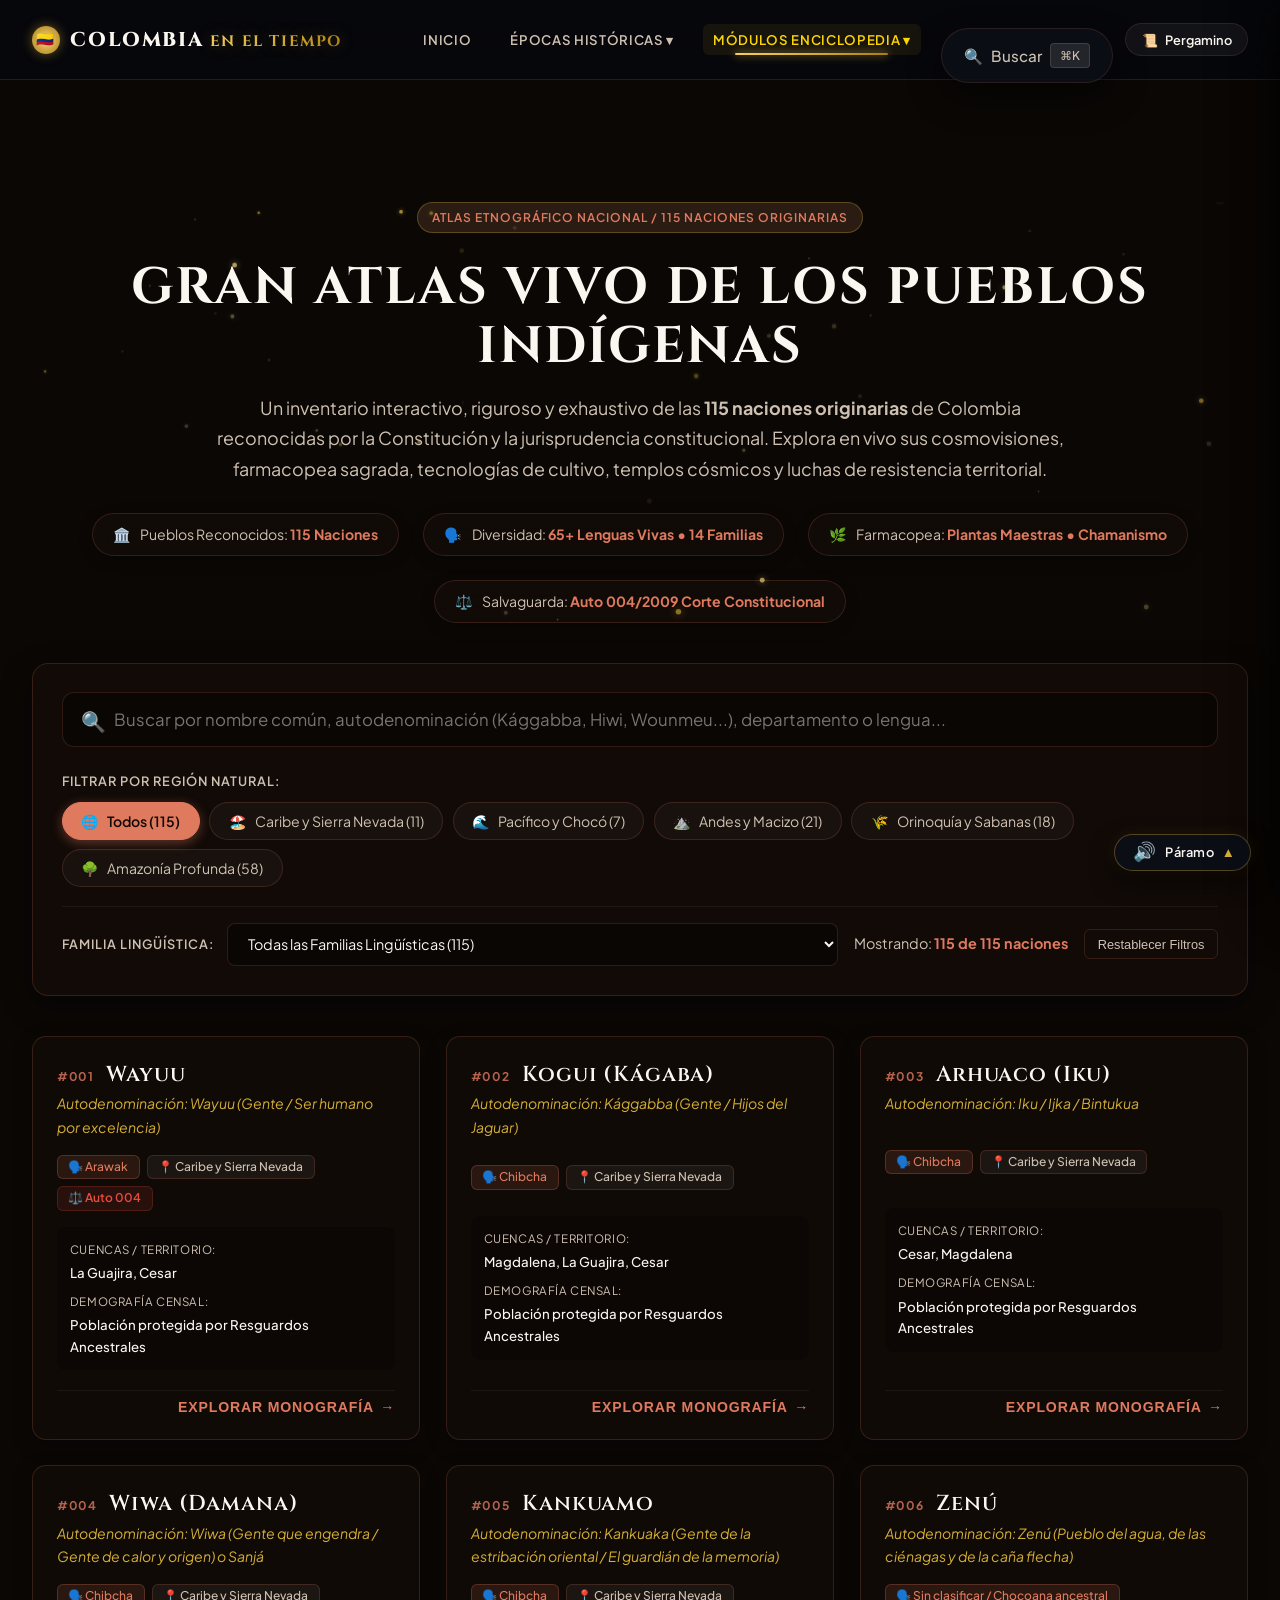
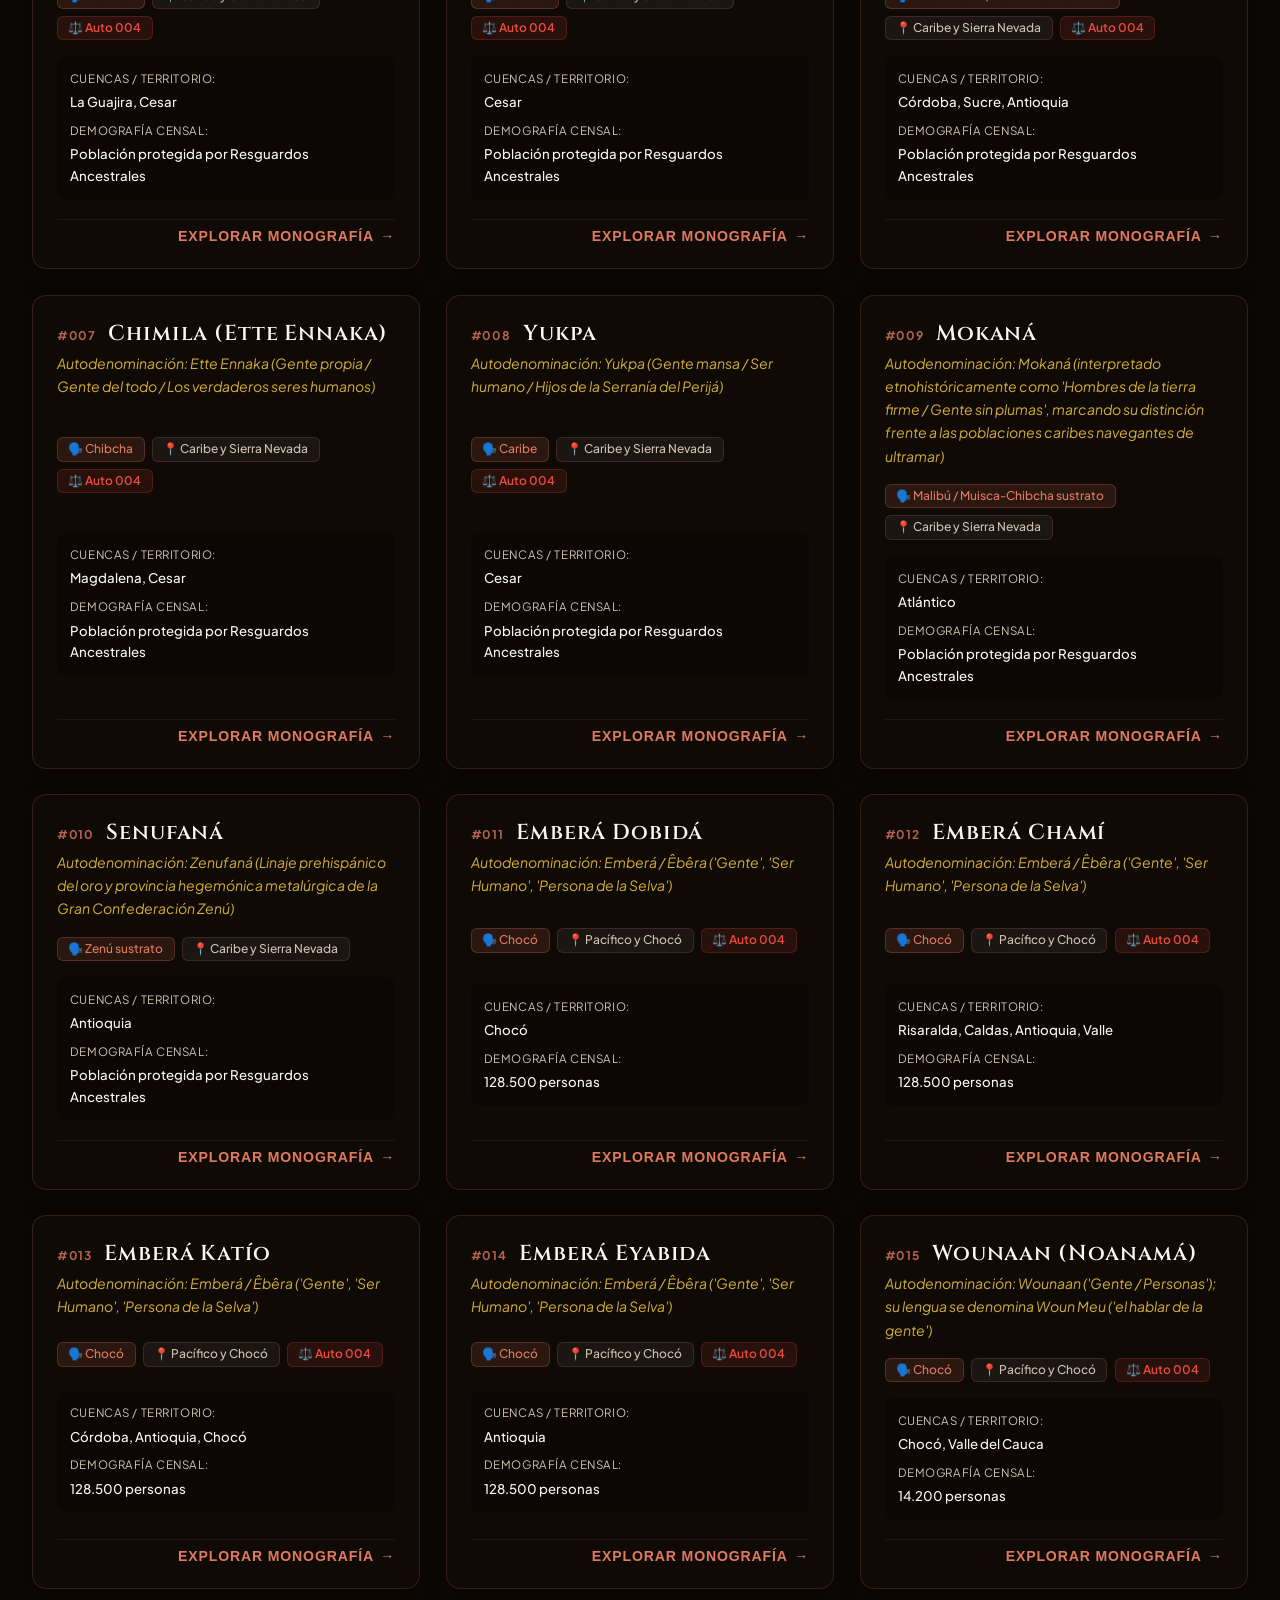
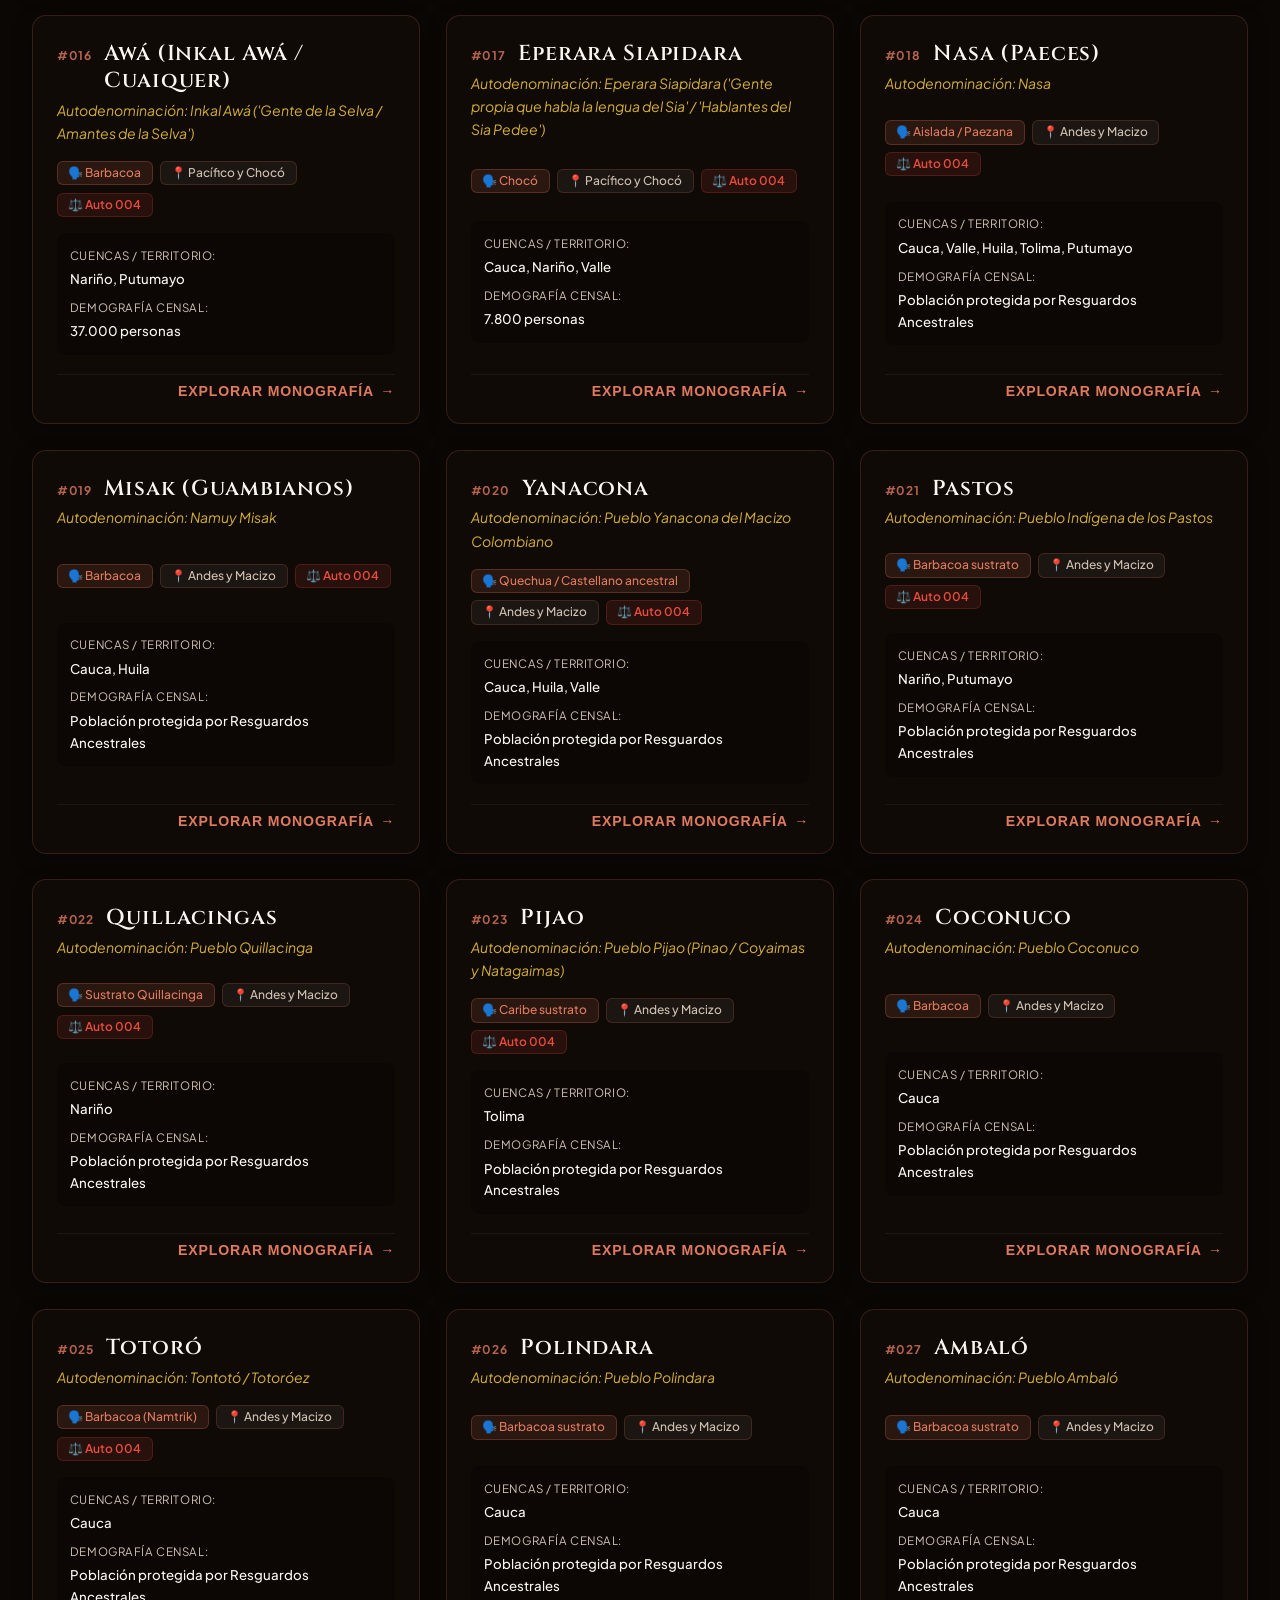
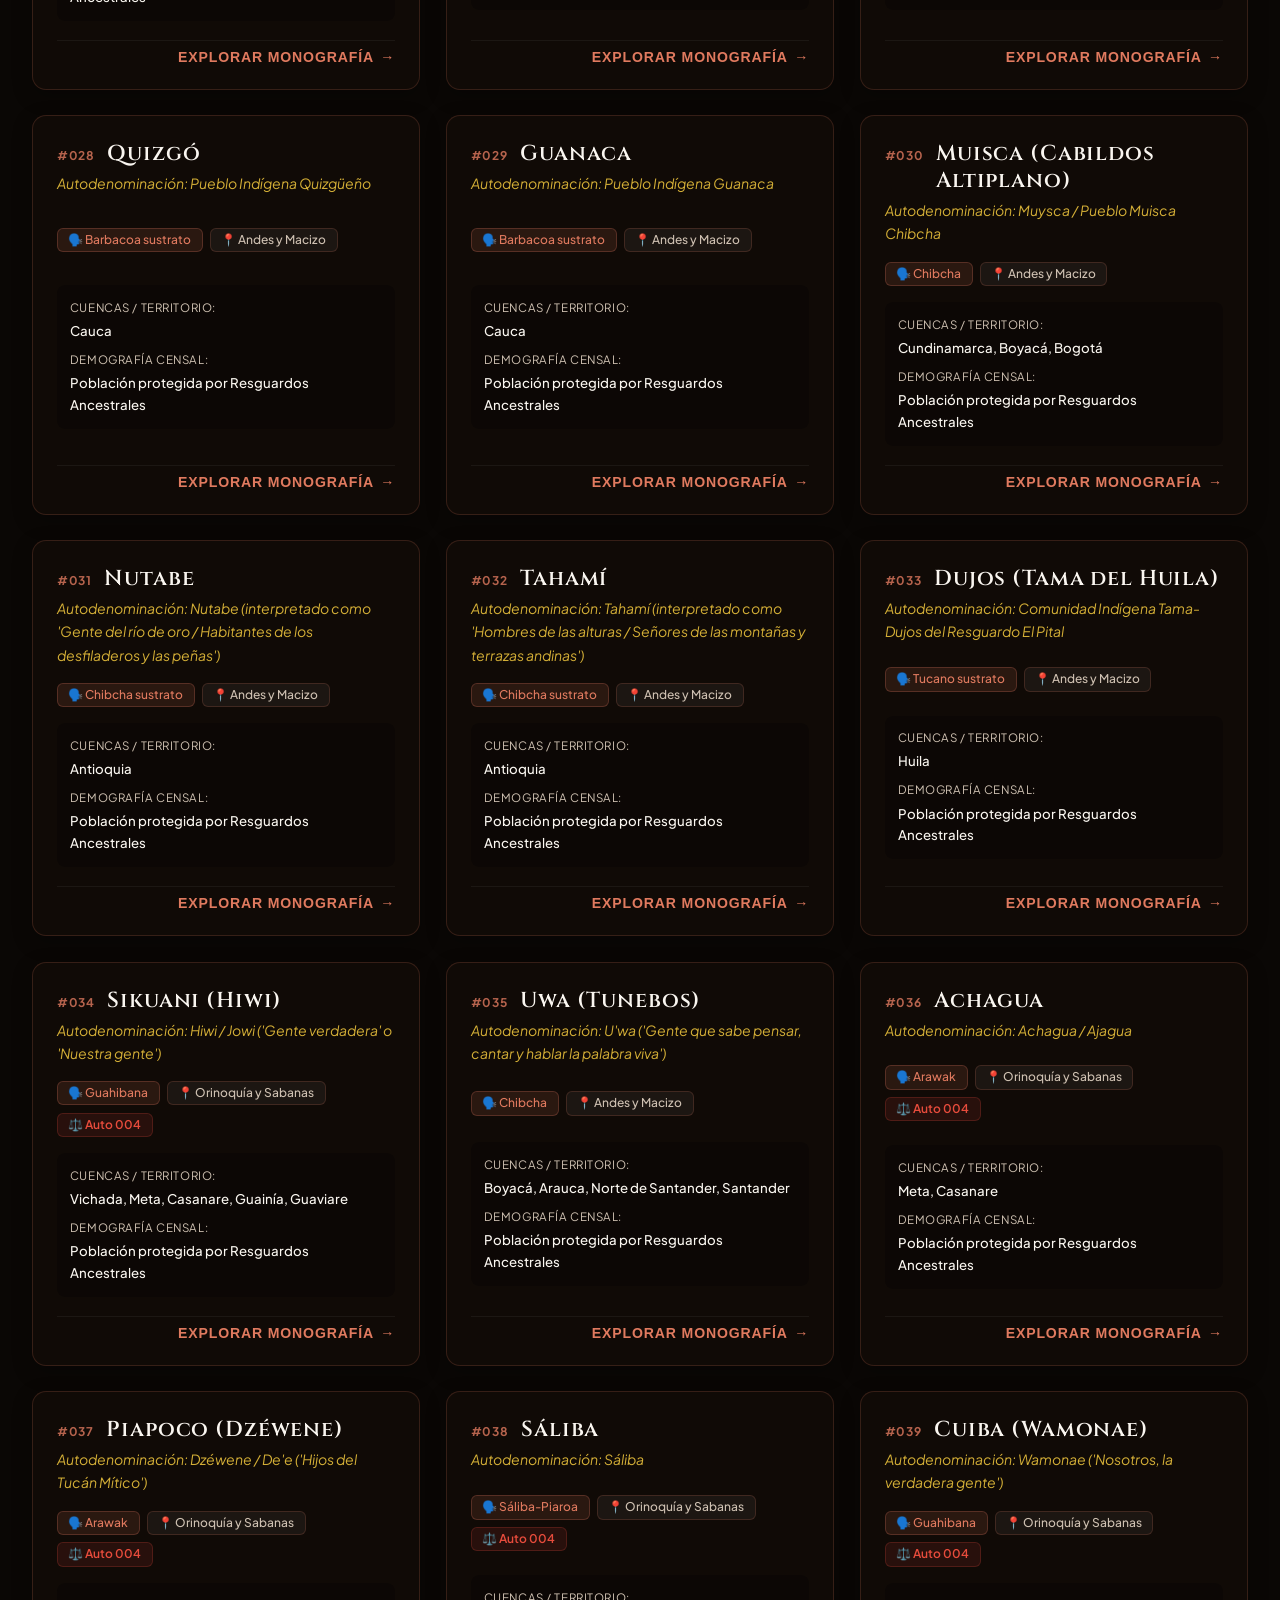
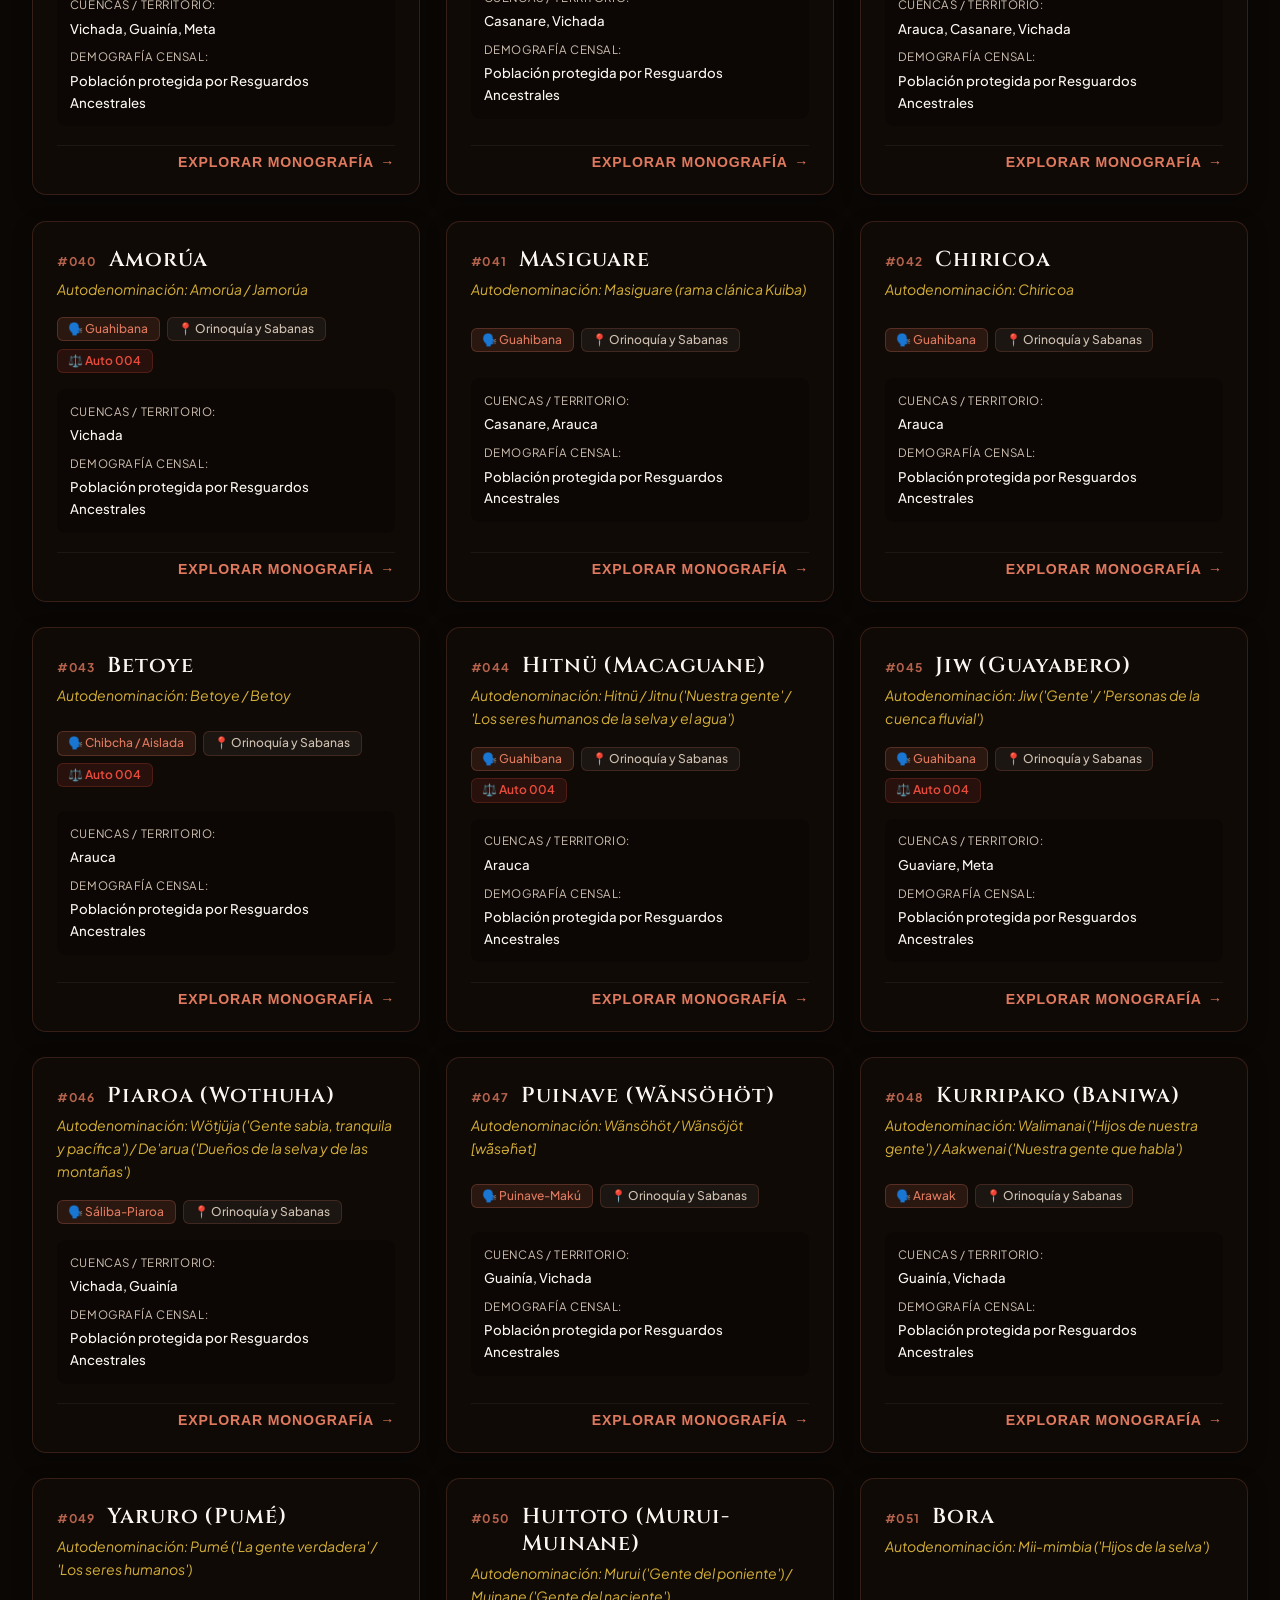
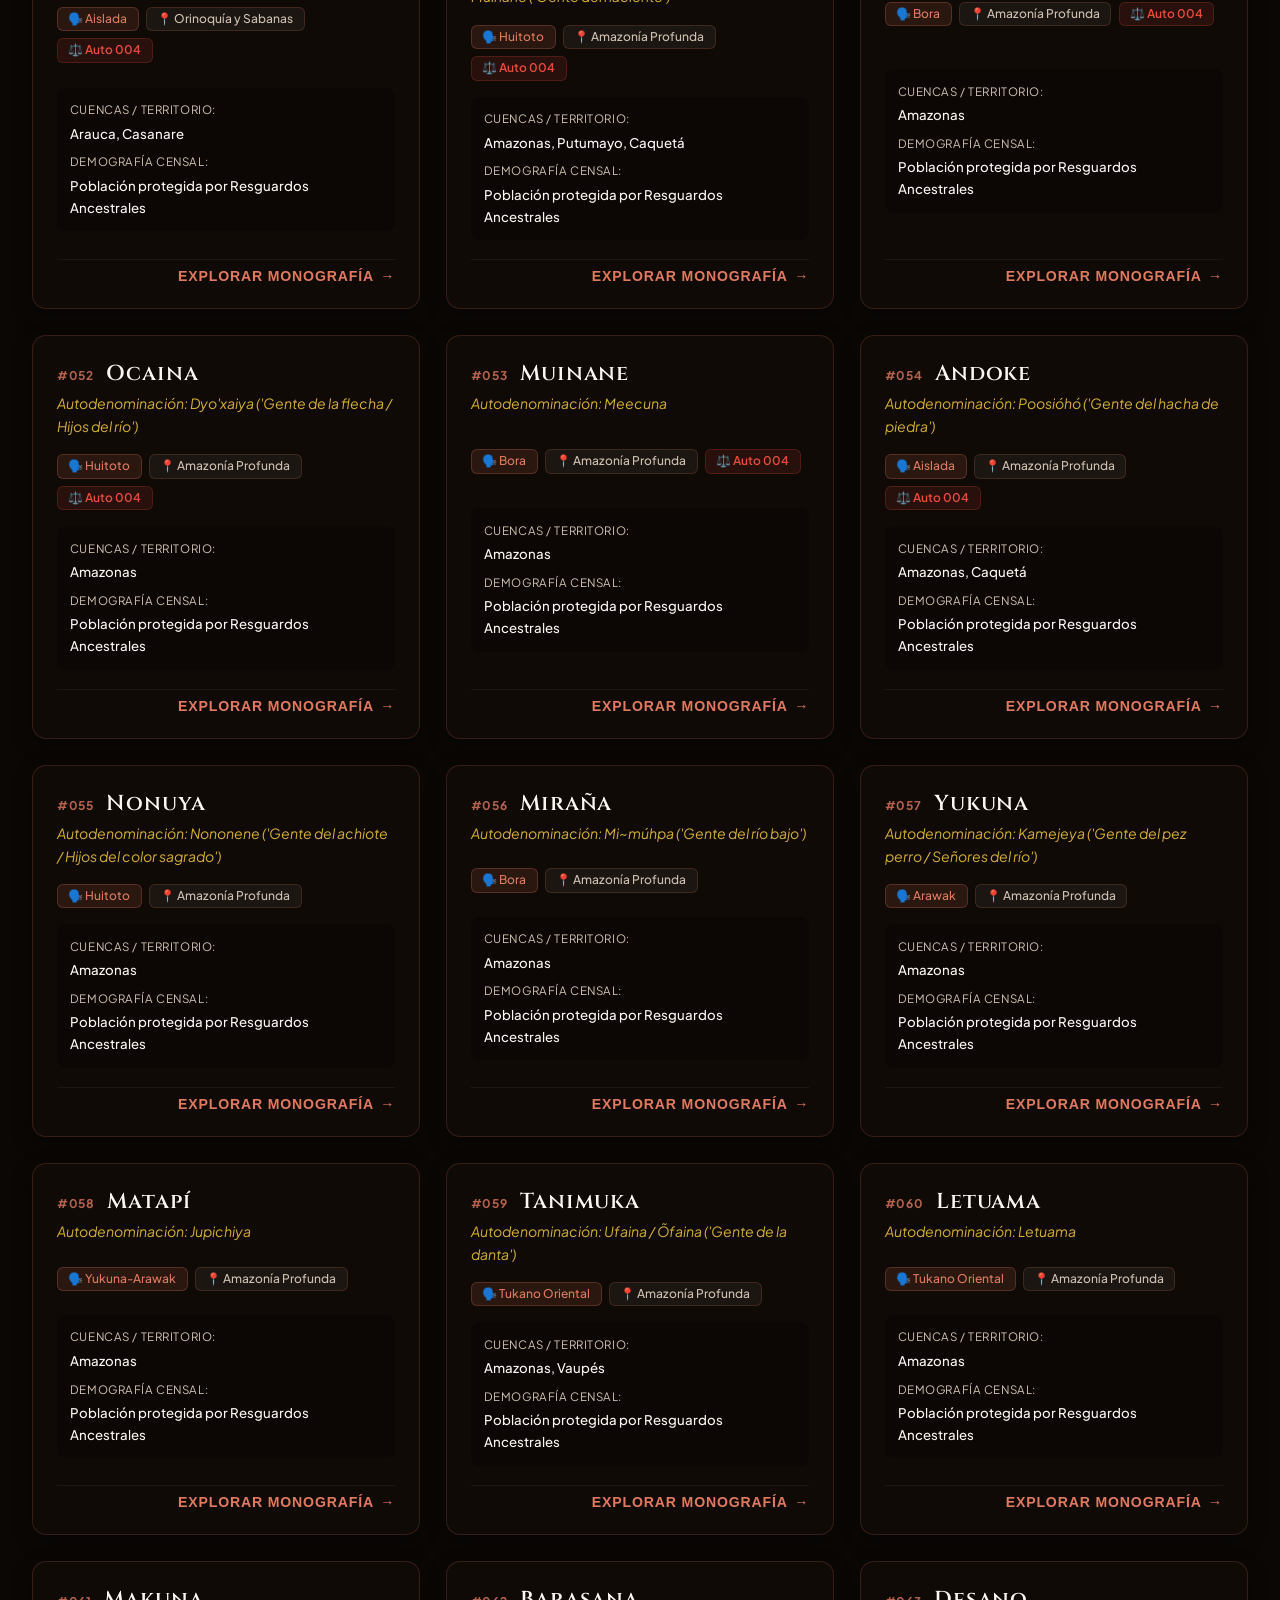
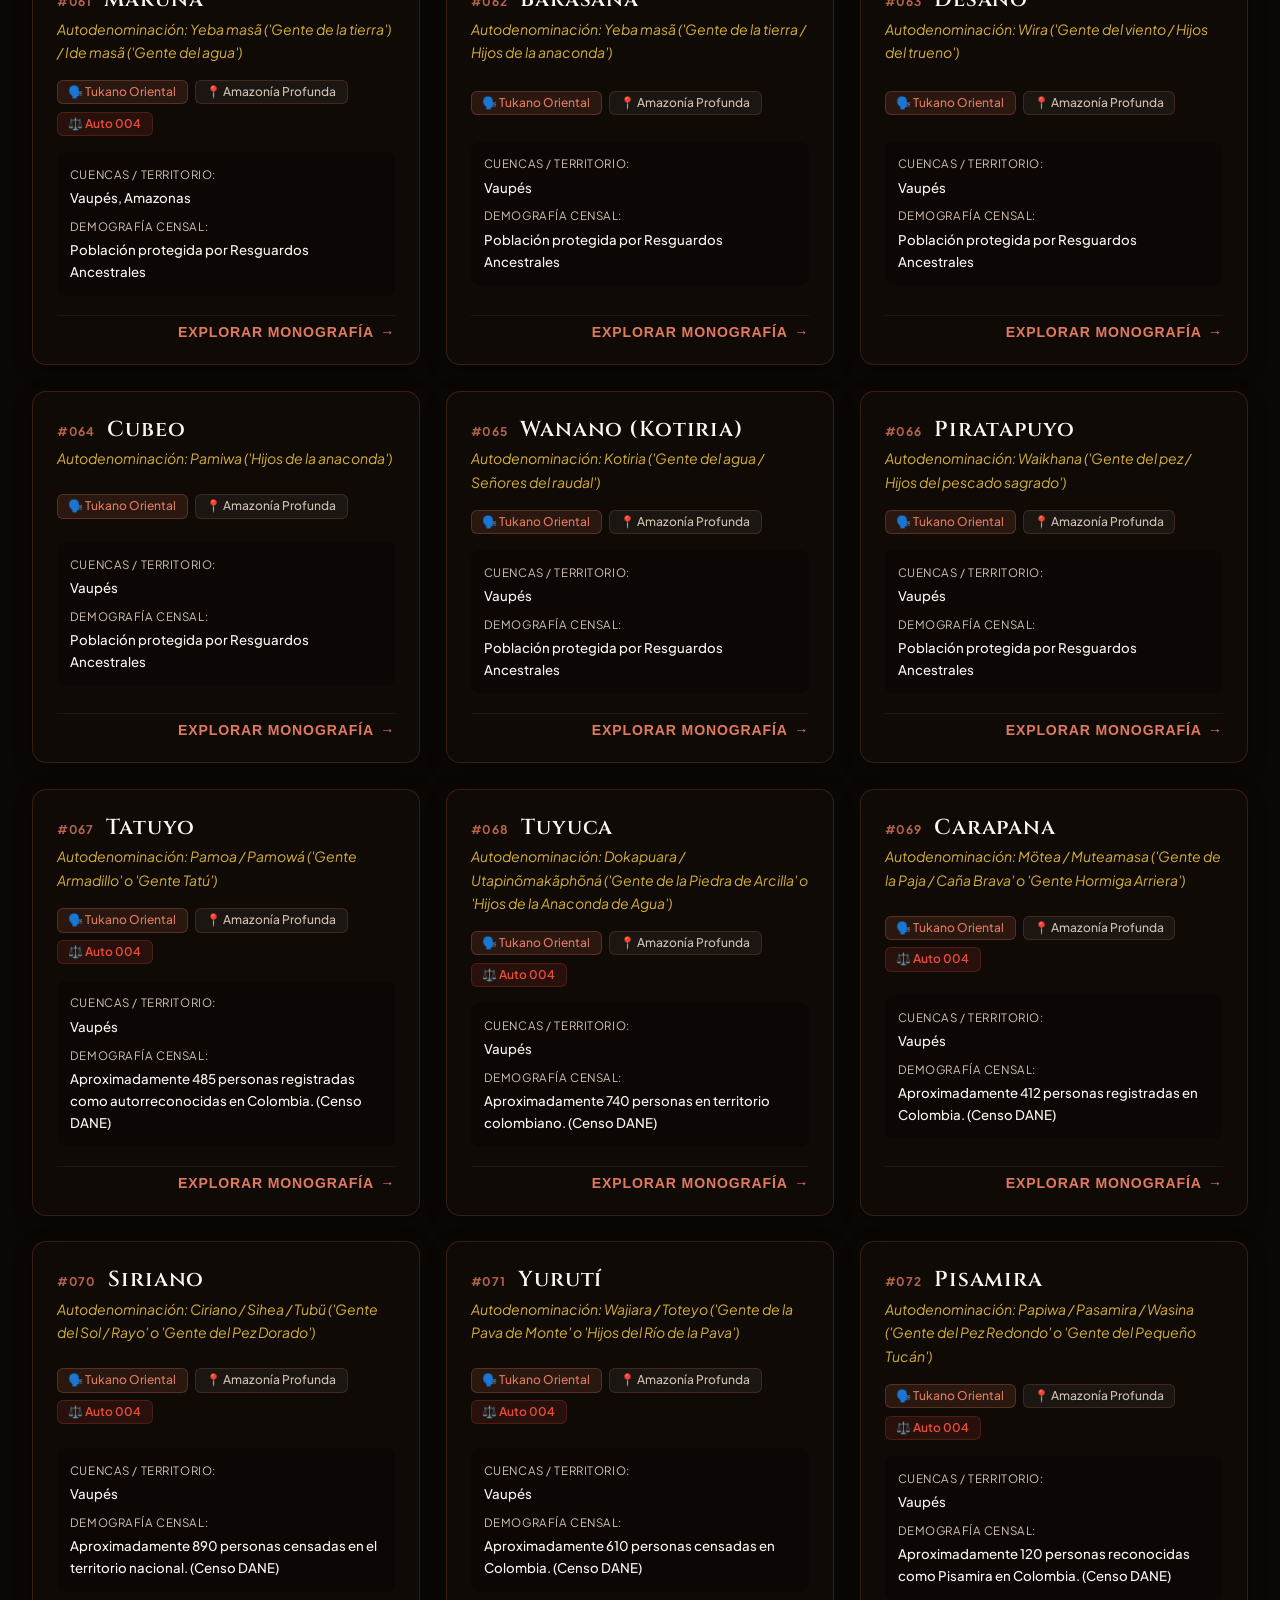
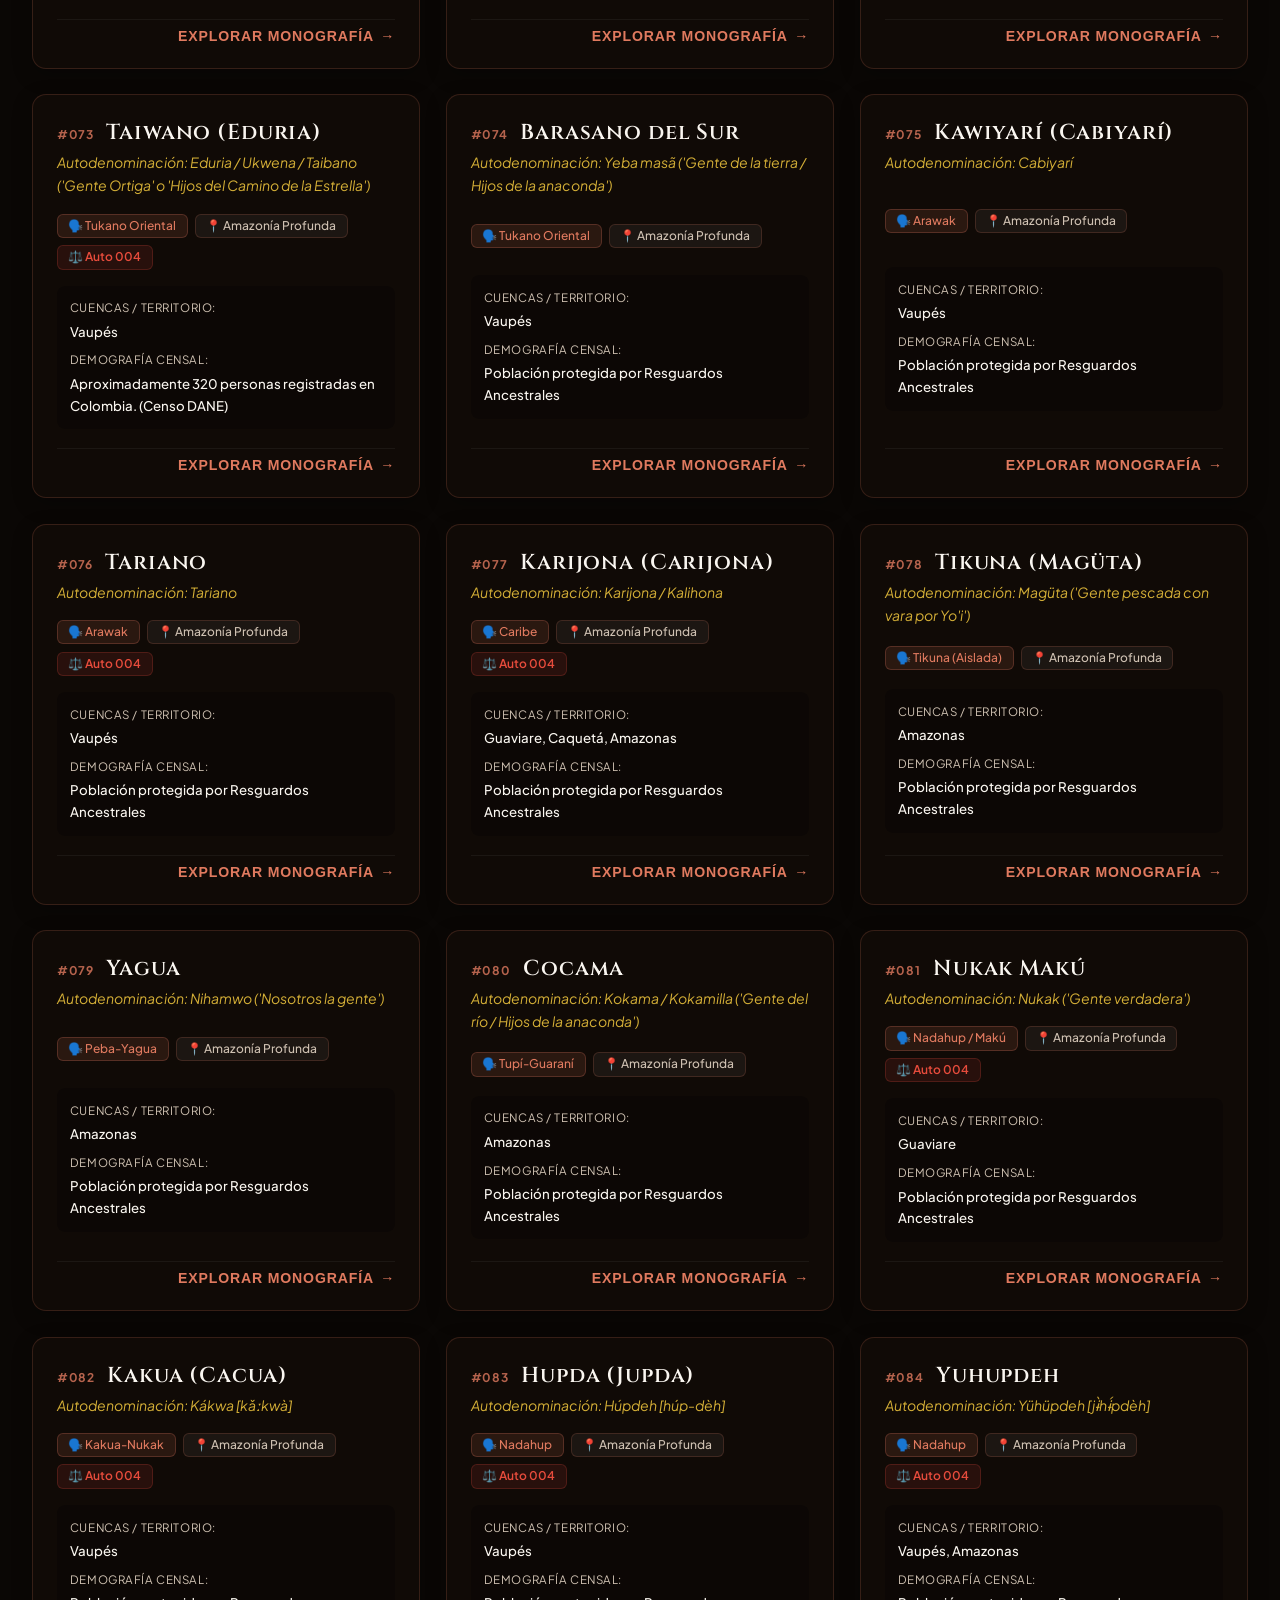
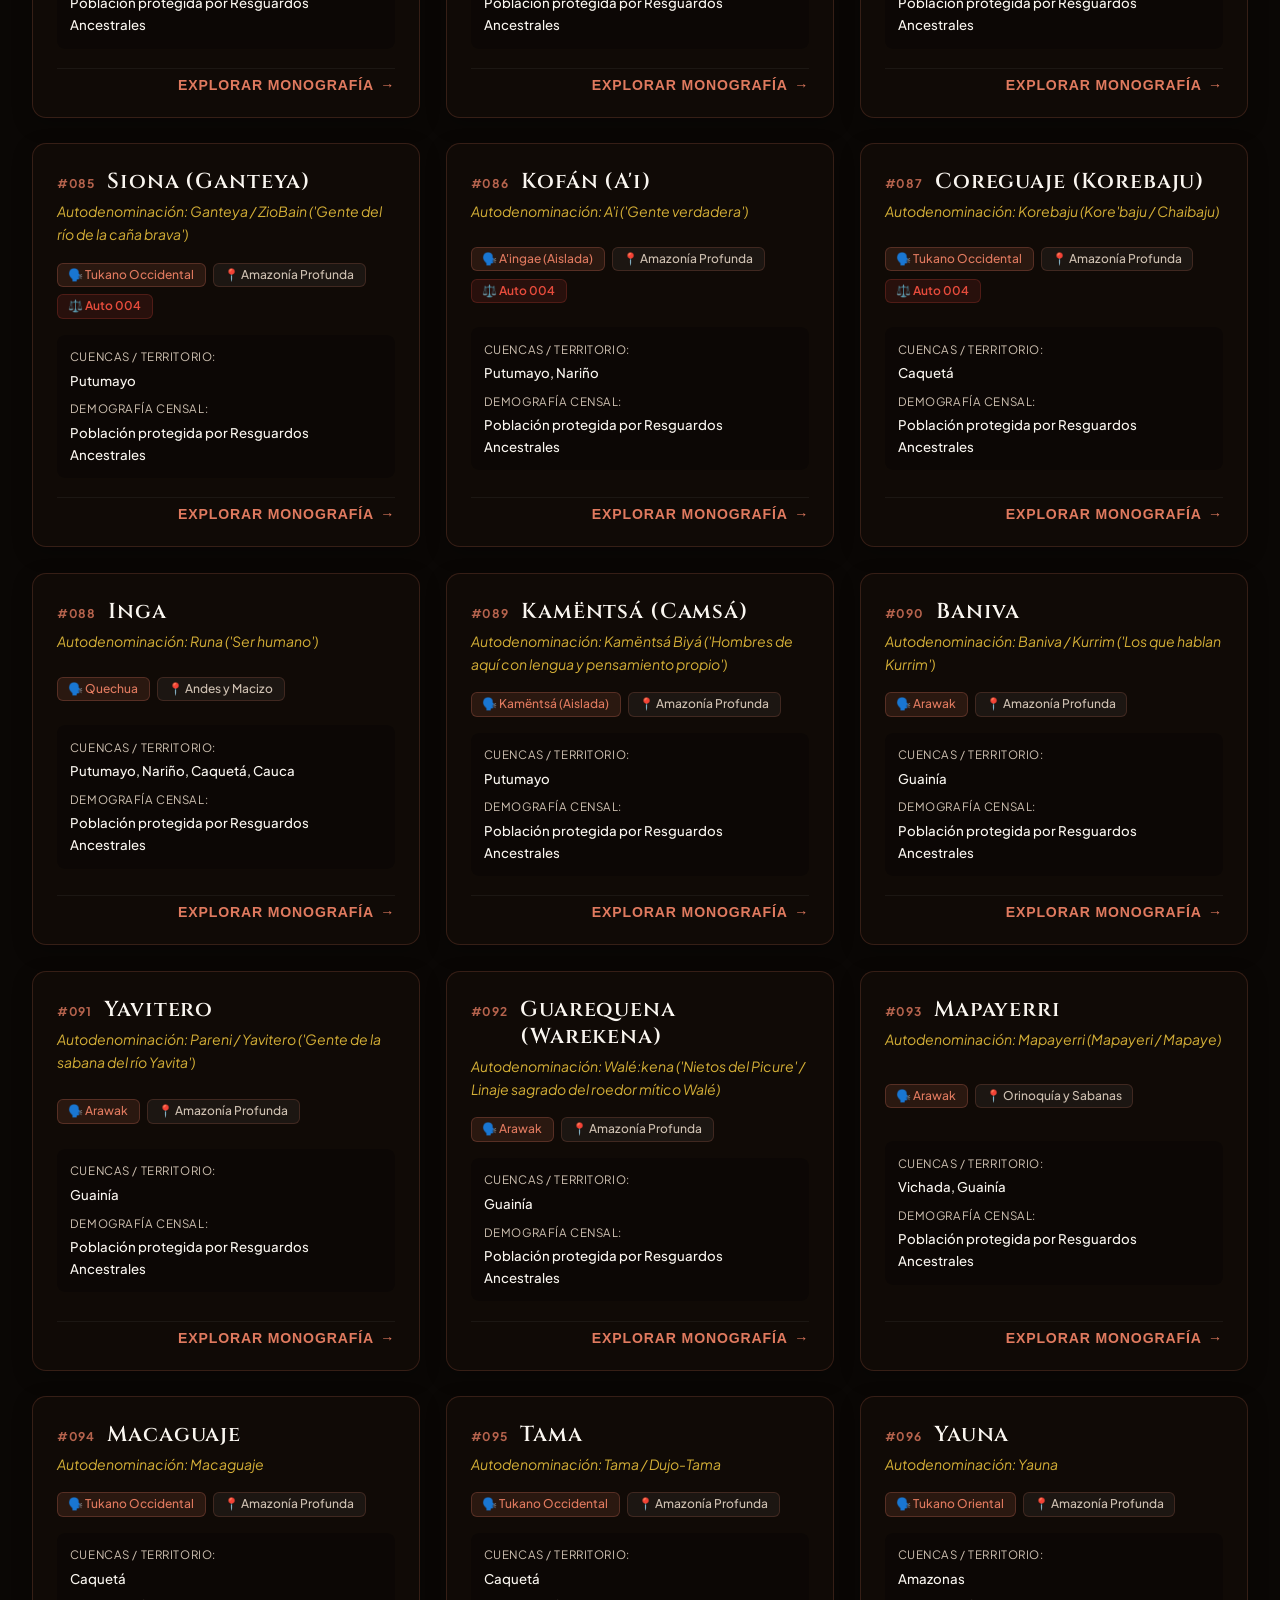
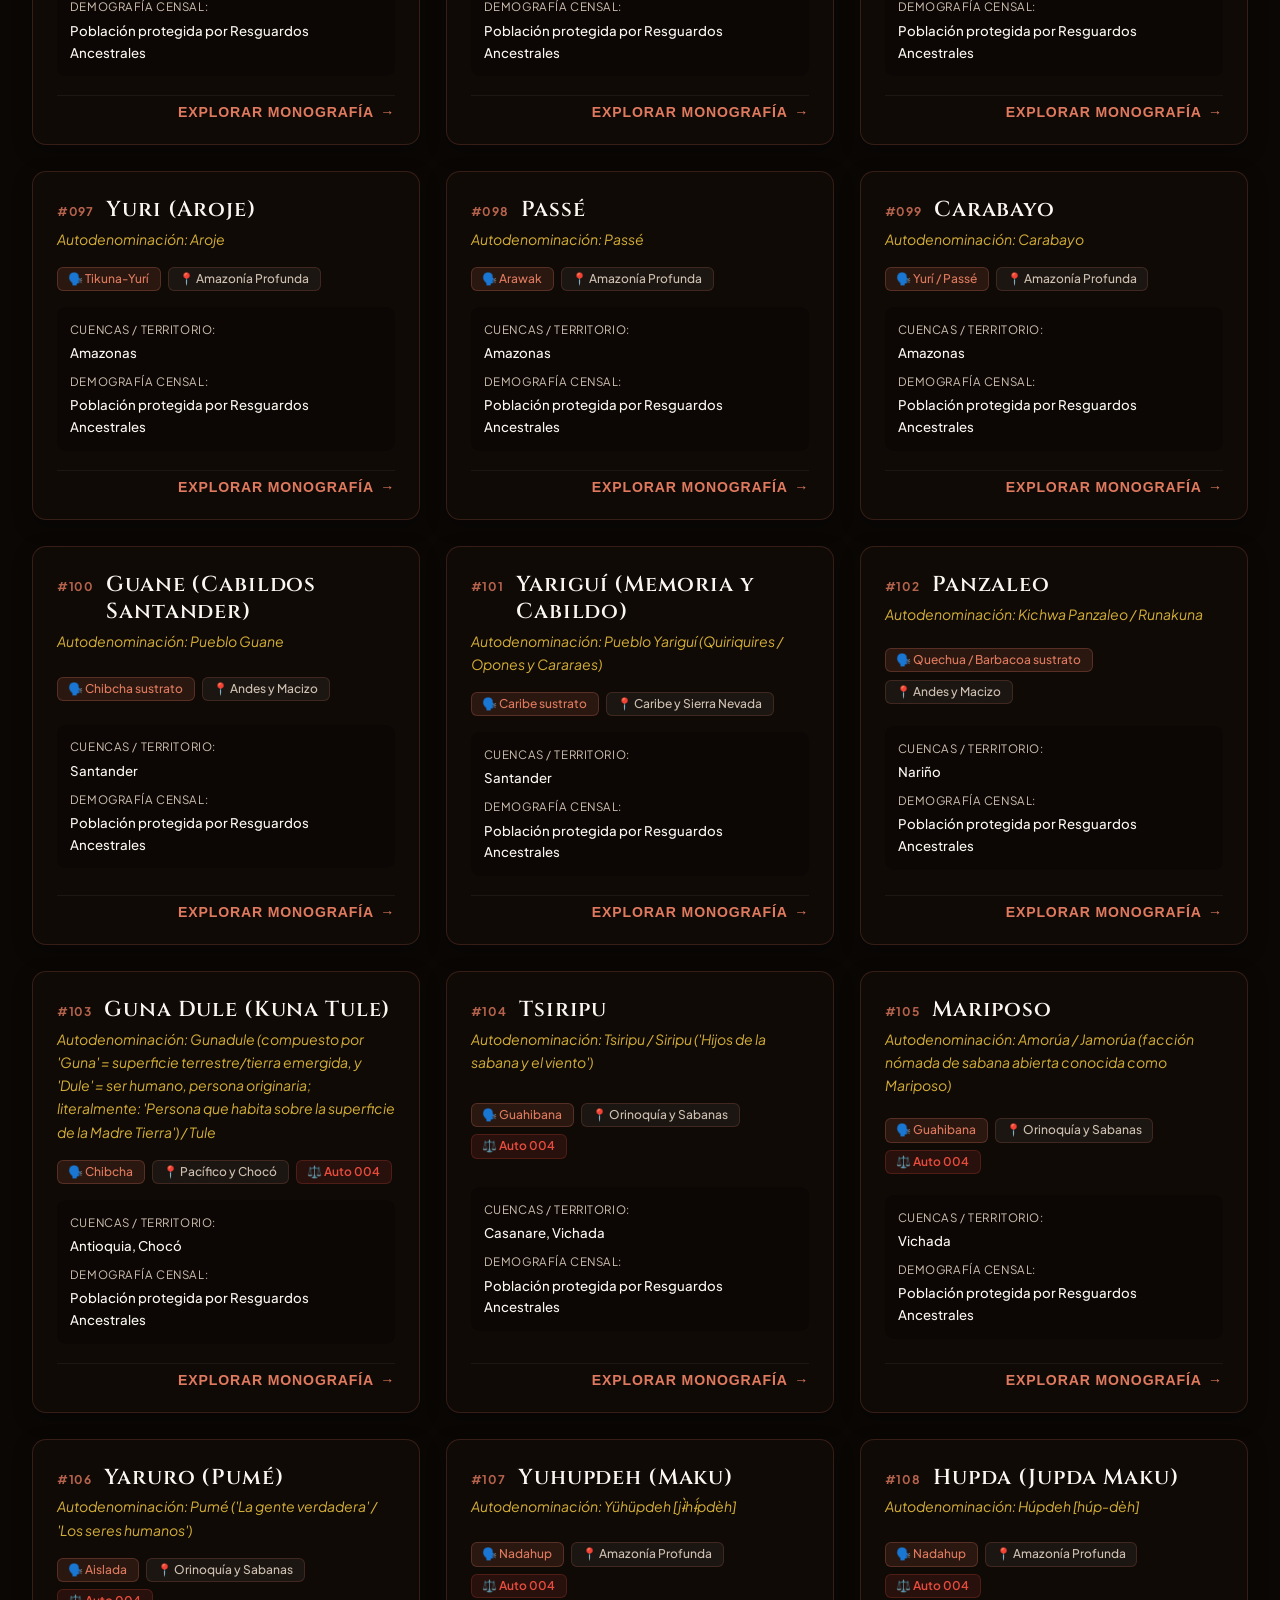
<file: otras-culturas.html>
<!DOCTYPE html>
<html lang="es">
<head>
  <meta charset="UTF-8">
  <meta name="viewport" content="width=device-width, initial-scale=1.0">
  <title>Gran Atlas Vivo de las 115 Naciones Indígenas - Colombianopedia</title>
  <meta name="description" content="Atlas enciclopédico vivo de las 115 naciones indígenas originarias de Colombia: cosmovisiones, farmacopea ancestral, tecnologías de cultivo, arquitectura sagrada, resistencia y derechos constitucionales.">
  
  <meta name="theme-color" content="#06080d">
  <link rel="icon" type="image/svg+xml" href="assets/images/icon-colombianopedia.svg">
  <link rel="manifest" href="manifest.json">

  <!-- Tipografías de Museo y Jerarquía Editorial -->
  <link rel="preconnect" href="https://fonts.googleapis.com">
  <link rel="preconnect" href="https://fonts.gstatic.com" crossorigin>
  <link href="https://fonts.googleapis.com/css2?family=Cinzel+Decorative:wght@700;900&family=Cinzel:wght@500;600;700;800;900&family=Plus+Jakarta+Sans:ital,wght@0,300;0,400;0,500;0,600;0,700;1,400&family=JetBrains+Mono:wght@400;500;700&display=swap" rel="stylesheet">

  <link rel="stylesheet" href="css/style.css?v=3.0">

  <link rel="expect" href="#hero-section" blocking="render">

  <style>
    /* ==========================================
       ESTILOS DEL GRAN ATLAS INDÍGENA VIVO
       ========================================== */

    /* Corrección de maquetación: garantiza que el encabezado nunca solape el título */
    .atlas-container {
      max-width: 1400px;
      margin: 0 auto;
      padding: 2rem 2rem 5rem 2rem;
      padding-top: calc(90px + 2rem);
      min-height: calc(100vh - 160px);
    }

    @media (max-width: 768px) {
      .atlas-container {
        padding-top: calc(125px + 1.5rem);
        padding-left: 1rem;
        padding-right: 1rem;
      }
    }

    /* Hero específico del Atlas */
    .atlas-hero {
      text-align: center;
      margin-bottom: 2.5rem;
      position: relative;
    }

    .atlas-hero h1 {
      font-family: var(--font-title);
      font-size: 3.2rem;
      line-height: 1.15;
      margin: 0.8rem 0 1rem 0;
      color: var(--text-primary);
      text-transform: uppercase;
      letter-spacing: 0.04em;
    }

    .atlas-hero p {
      max-width: 860px;
      margin: 0 auto 1.8rem auto;
      font-size: 1.12rem;
      line-height: 1.7;
      color: var(--text-secondary);
    }

    @media (max-width: 768px) {
      .atlas-hero h1 {
        font-size: 2.1rem;
      }
      .atlas-hero p {
        font-size: 0.98rem;
      }
    }

    /* Franja de Métricas y Estadísticas Nacionales */
    .atlas-stats-strip {
      display: flex;
      flex-wrap: wrap;
      justify-content: center;
      gap: 1.5rem;
      margin-bottom: 2.5rem;
    }

    .atlas-stat-pill {
      display: inline-flex;
      align-items: center;
      gap: 0.6rem;
      background: rgba(var(--bg-secondary-rgb), 0.7);
      backdrop-filter: blur(12px);
      -webkit-backdrop-filter: blur(12px);
      border: 1px solid var(--border-card);
      border-radius: 50px;
      padding: 0.55rem 1.25rem;
      font-size: 0.88rem;
      color: var(--text-secondary);
      box-shadow: 0 4px 15px rgba(0, 0, 0, 0.2);
    }

    .atlas-stat-pill strong {
      color: var(--accent);
      font-weight: 700;
    }

    /* ==========================================
       PANEL DE CONTROLES: BÚSQUEDA Y FILTROS
       ========================================== */
    .atlas-controls-panel {
      background: rgba(var(--bg-secondary-rgb), 0.75);
      backdrop-filter: blur(18px);
      -webkit-backdrop-filter: blur(18px);
      border: 1px solid var(--border-card);
      border-radius: 16px;
      padding: 1.8rem;
      margin-bottom: 2.5rem;
      box-shadow: 0 10px 30px rgba(0, 0, 0, 0.35);
    }

    /* Buscador Predictivo en Vivo */
    .atlas-search-wrapper {
      position: relative;
      margin-bottom: 1.5rem;
    }

    .atlas-search-icon {
      position: absolute;
      left: 1.2rem;
      top: 50%;
      transform: translateY(-50%);
      font-size: 1.25rem;
      color: var(--accent);
      pointer-events: none;
    }

    .atlas-search-input {
      width: 100%;
      padding: 1rem 3.5rem 1rem 3.2rem;
      font-size: 1.05rem;
      font-family: var(--font-text);
      color: var(--text-primary);
      background: rgba(0, 0, 0, 0.35);
      border: 1px solid var(--border-card);
      border-radius: 12px;
      outline: none;
      transition: all 0.3s ease;
      box-sizing: border-box;
    }

    .atlas-search-input:focus {
      border-color: var(--accent);
      box-shadow: 0 0 18px rgba(var(--accent-rgb), 0.3);
      background: rgba(0, 0, 0, 0.5);
    }

    .atlas-search-clear {
      position: absolute;
      right: 1.2rem;
      top: 50%;
      transform: translateY(-50%);
      background: transparent;
      border: none;
      color: var(--text-secondary);
      font-size: 1.3rem;
      cursor: pointer;
      display: none;
      transition: color 0.2s ease;
    }

    .atlas-search-clear:hover {
      color: var(--accent);
    }

    /* Pills de Región Natural */
    .atlas-filter-group {
      margin-bottom: 1.2rem;
    }

    .atlas-filter-label {
      display: block;
      font-size: 0.8rem;
      text-transform: uppercase;
      letter-spacing: 0.08em;
      color: var(--text-secondary);
      margin-bottom: 0.6rem;
      font-weight: 600;
    }

    .atlas-region-pills {
      display: flex;
      flex-wrap: wrap;
      gap: 0.6rem;
    }

    .atlas-region-pill {
      background: rgba(255, 255, 255, 0.03);
      border: 1px solid var(--border-card);
      color: var(--text-secondary);
      padding: 0.55rem 1.15rem;
      border-radius: 30px;
      font-size: 0.88rem;
      font-family: var(--font-text);
      cursor: pointer;
      transition: all 0.25s ease;
      display: inline-flex;
      align-items: center;
      gap: 0.5rem;
    }

    .atlas-region-pill:hover {
      background: rgba(var(--accent-rgb), 0.1);
      border-color: var(--accent);
      color: var(--text-primary);
    }

    .atlas-region-pill.active {
      background: var(--accent);
      border-color: var(--accent);
      color: #100804;
      font-weight: 600;
      box-shadow: 0 3px 12px rgba(var(--accent-rgb), 0.4);
    }

    /* Filtro Secundario por Familia Lingüística */
    .atlas-secondary-filters {
      display: flex;
      flex-wrap: wrap;
      align-items: center;
      justify-content: space-between;
      gap: 1rem;
      padding-top: 1rem;
      border-top: 1px solid rgba(255, 255, 255, 0.06);
    }

    .atlas-family-wrapper {
      display: flex;
      align-items: center;
      gap: 0.8rem;
      flex: 1;
      min-width: 280px;
    }

    .atlas-family-select {
      flex: 1;
      padding: 0.65rem 1rem;
      background: rgba(0, 0, 0, 0.4);
      border: 1px solid var(--border-card);
      border-radius: 8px;
      color: var(--text-primary);
      font-family: var(--font-text);
      font-size: 0.9rem;
      outline: none;
      cursor: pointer;
      transition: border-color 0.25s ease;
    }

    .atlas-family-select:focus {
      border-color: var(--accent);
    }

    .atlas-results-summary {
      font-size: 0.9rem;
      color: var(--text-secondary);
      display: flex;
      align-items: center;
      gap: 1rem;
    }

    .atlas-results-badge {
      font-weight: 700;
      color: var(--accent);
    }

    .atlas-btn-reset-small {
      background: transparent;
      border: 1px solid var(--border-card);
      color: var(--text-secondary);
      padding: 0.4rem 0.8rem;
      border-radius: 6px;
      font-size: 0.8rem;
      cursor: pointer;
      transition: all 0.2s ease;
    }

    .atlas-btn-reset-small:hover {
      background: rgba(255, 255, 255, 0.08);
      color: var(--text-primary);
      border-color: var(--accent);
    }

    /* ==========================================
       INDICADOR DE CARGA ASÍNCRONA
       ========================================== */
    .atlas-loading-wrapper {
      text-align: center;
      padding: 4rem 1rem;
      transition: opacity 0.4s ease;
    }

    .atlas-spinner {
      width: 50px;
      height: 50px;
      border: 3px solid rgba(var(--accent-rgb), 0.2);
      border-top-color: var(--accent);
      border-radius: 50%;
      animation: atlas-spin 1s linear infinite;
      margin: 0 auto 1.5rem auto;
    }

    @keyframes atlas-spin {
      to { transform: rotate(360deg); }
    }

    .atlas-loading-text {
      font-size: 1.1rem;
      color: var(--text-secondary);
    }

    /* ==========================================
       GRILLA DE TARJETAS CULTURALES (GLASSMORPHISM)
       ========================================== */
    .atlas-grid {
      display: grid;
      grid-template-columns: repeat(auto-fill, minmax(330px, 1fr));
      gap: 1.6rem;
    }

    @media (max-width: 600px) {
      .atlas-grid {
        grid-template-columns: 1fr;
      }
    }

    .atlas-card {
      background: rgba(var(--bg-secondary-rgb), 0.65);
      backdrop-filter: blur(14px);
      -webkit-backdrop-filter: blur(14px);
      border: 1px solid var(--border-card);
      border-radius: 14px;
      padding: 1.5rem;
      display: flex;
      flex-direction: column;
      justify-content: space-between;
      transition: all 0.35s cubic-bezier(0.165, 0.84, 0.44, 1);
      cursor: pointer;
      position: relative;
      overflow: hidden;
      box-shadow: 0 6px 20px rgba(0, 0, 0, 0.25);
    }

    .atlas-card::before {
      content: '';
      position: absolute;
      top: 0;
      left: 0;
      right: 0;
      height: 3px;
      background: linear-gradient(90deg, transparent, var(--accent), transparent);
      opacity: 0;
      transition: opacity 0.3s ease;
    }

    .atlas-card:hover {
      transform: translateY(-5px);
      border-color: rgba(var(--accent-rgb), 0.4);
      box-shadow: 0 12px 30px rgba(0, 0, 0, 0.45);
    }

    .atlas-card:hover::before {
      opacity: 1;
    }

    .atlas-card-header {
      margin-bottom: 1rem;
    }

    .atlas-card-title-group {
      display: flex;
      align-items: baseline;
      justify-content: space-between;
      gap: 0.8rem;
      margin-bottom: 0.3rem;
    }

    .atlas-card-num {
      font-size: 0.75rem;
      font-weight: 700;
      color: var(--accent);
      opacity: 0.8;
      letter-spacing: 0.05em;
    }

    .atlas-card-title {
      font-family: var(--font-title);
      font-size: 1.35rem;
      line-height: 1.25;
      color: var(--text-primary);
      margin: 0;
      flex: 1;
    }

    .atlas-card-vernacular {
      font-size: 0.88rem;
      color: var(--accent-secondary);
      font-style: italic;
      margin-top: 0.25rem;
    }

    .atlas-card-badges {
      display: flex;
      flex-wrap: wrap;
      gap: 0.45rem;
      margin-bottom: 1rem;
    }

    .atlas-badge {
      display: inline-flex;
      align-items: center;
      gap: 0.3rem;
      padding: 0.25rem 0.65rem;
      border-radius: 6px;
      font-size: 0.75rem;
      font-weight: 500;
      line-height: 1.2;
    }

    .atlas-badge-family {
      background: rgba(var(--accent-rgb), 0.12);
      color: var(--accent);
      border: 1px solid rgba(var(--accent-rgb), 0.25);
    }

    .atlas-badge-region {
      background: rgba(255, 255, 255, 0.05);
      color: var(--text-secondary);
      border: 1px solid var(--border-card);
    }

    .atlas-badge-warning {
      background: rgba(176, 58, 46, 0.15);
      color: #e74c3c;
      border: 1px solid rgba(176, 58, 46, 0.3);
      font-weight: 600;
    }

    .atlas-card-meta {
      background: rgba(0, 0, 0, 0.25);
      border-radius: 8px;
      padding: 0.8rem;
      margin-bottom: 1.2rem;
      font-size: 0.83rem;
    }

    .atlas-meta-row {
      display: flex;
      flex-direction: column;
      gap: 0.2rem;
      margin-bottom: 0.5rem;
    }

    .atlas-meta-row:last-child {
      margin-bottom: 0;
    }

    .atlas-meta-label {
      color: var(--text-secondary);
      font-size: 0.72rem;
      text-transform: uppercase;
      letter-spacing: 0.05em;
    }

    .atlas-meta-value {
      color: var(--text-primary);
      font-weight: 500;
    }

    .atlas-card-footer {
      display: flex;
      justify-content: flex-end;
      padding-top: 0.5rem;
      border-top: 1px solid rgba(255, 255, 255, 0.05);
    }

    .atlas-btn-explore {
      background: transparent;
      border: none;
      color: var(--accent);
      font-size: 0.88rem;
      font-weight: 600;
      text-transform: uppercase;
      letter-spacing: 0.06em;
      cursor: pointer;
      display: inline-flex;
      align-items: center;
      gap: 0.4rem;
      transition: gap 0.25s ease;
      padding: 0;
    }

    .atlas-card:hover .atlas-btn-explore {
      gap: 0.7rem;
    }

    /* Estado vacío */
    .atlas-empty-state {
      grid-column: 1 / -1;
      text-align: center;
      padding: 5rem 1.5rem;
      background: rgba(var(--bg-secondary-rgb), 0.4);
      border: 1px dashed var(--border-card);
      border-radius: 16px;
    }

    .atlas-empty-icon {
      font-size: 3rem;
      margin-bottom: 1rem;
      opacity: 0.7;
    }

    .atlas-empty-state h3 {
      font-family: var(--font-title);
      color: var(--text-primary);
      font-size: 1.5rem;
      margin-bottom: 0.6rem;
    }

    .atlas-empty-state p {
      color: var(--text-secondary);
      max-width: 500px;
      margin: 0 auto 1.5rem auto;
    }

    /* Resaltado de coincidencias en vivo */
    mark.atlas-highlight {
      background: rgba(var(--accent-rgb), 0.35);
      color: #fff;
      font-weight: 600;
      padding: 0 3px;
      border-radius: 3px;
    }

    /* ==========================================
       PANEL DESLIZANTE LATERAL (DRAWER MONOGRÁFICO)
       ========================================== */
    .atlas-drawer-backdrop {
      position: fixed;
      top: 0;
      left: 0;
      width: 100vw;
      height: 100vh;
      background: rgba(0, 0, 0, 0.7);
      backdrop-filter: blur(6px);
      -webkit-backdrop-filter: blur(6px);
      z-index: 1040;
      opacity: 0;
      pointer-events: none;
      transition: opacity 0.35s ease;
    }

    .atlas-drawer-backdrop.open {
      opacity: 1;
      pointer-events: auto;
    }

    .atlas-monograph-drawer {
      position: fixed;
      top: 0;
      right: -750px;
      width: 720px;
      max-width: 95vw;
      height: 100vh;
      background: rgba(18, 11, 7, 0.98);
      backdrop-filter: blur(28px);
      -webkit-backdrop-filter: blur(28px);
      border-left: 1px solid var(--border-card);
      z-index: 1050;
      transition: right 0.42s cubic-bezier(0.165, 0.84, 0.44, 1);
      display: flex;
      flex-direction: column;
      box-shadow: -15px 0 45px rgba(0, 0, 0, 0.75);
    }

    [data-reading-mode="pergamino"] .atlas-monograph-drawer {
      background: rgba(246, 238, 227, 0.98);
    }

    .atlas-monograph-drawer.open {
      right: 0;
    }

    /* Bloqueo de scroll cuando el drawer está activo */
    body.atlas-drawer-open {
      overflow: hidden;
    }

    /* Cabecera del Drawer */
    .atlas-drawer-header {
      padding: 2.2rem 2.2rem 1.2rem 2.2rem;
      border-bottom: 1px solid var(--border-card);
      position: relative;
      flex-shrink: 0;
      background: rgba(0, 0, 0, 0.2);
    }

    .atlas-drawer-close-btn {
      position: absolute;
      top: 1.5rem;
      right: 1.5rem;
      background: rgba(255, 255, 255, 0.05);
      border: 1px solid var(--border-card);
      color: var(--text-secondary);
      font-size: 1.6rem;
      width: 40px;
      height: 40px;
      border-radius: 50%;
      display: flex;
      align-items: center;
      justify-content: center;
      cursor: pointer;
      transition: all 0.25s ease;
      line-height: 1;
    }

    .atlas-drawer-close-btn:hover {
      background: rgba(var(--accent-rgb), 0.2);
      color: var(--accent);
      border-color: var(--accent);
    }

    .atlas-drawer-title {
      font-family: var(--font-title);
      font-size: 2rem;
      line-height: 1.15;
      color: var(--text-primary);
      margin: 0 0 0.4rem 0;
      padding-right: 2.5rem;
    }

    .atlas-drawer-vernacular {
      font-size: 1.1rem;
      color: var(--accent-secondary);
      font-style: italic;
      margin-bottom: 0.8rem;
    }

    .atlas-drawer-badges {
      display: flex;
      flex-wrap: wrap;
      gap: 0.5rem;
      margin-bottom: 0.8rem;
    }

    .atlas-drawer-meta-chips {
      display: flex;
      flex-wrap: wrap;
      gap: 1.2rem;
      font-size: 0.85rem;
      color: var(--text-secondary);
    }

    .atlas-drawer-chip strong {
      color: var(--text-primary);
    }

    /* Pestañas del Drawer (6 tabs requeridas) */
    .atlas-drawer-tabs-nav {
      display: flex;
      overflow-x: auto;
      gap: 0.2rem;
      padding: 0 1.5rem;
      background: rgba(0, 0, 0, 0.35);
      border-bottom: 1px solid var(--border-card);
      flex-shrink: 0;
      scrollbar-width: thin;
    }

    .atlas-drawer-tab {
      background: transparent;
      border: none;
      border-bottom: 3px solid transparent;
      color: var(--text-secondary);
      padding: 0.9rem 1.1rem;
      font-family: var(--font-text);
      font-size: 0.88rem;
      font-weight: 500;
      cursor: pointer;
      white-space: nowrap;
      display: inline-flex;
      align-items: center;
      gap: 0.5rem;
      transition: all 0.2s ease;
    }

    .atlas-drawer-tab:hover {
      color: var(--text-primary);
      background: rgba(255, 255, 255, 0.02);
    }

    .atlas-drawer-tab.active {
      color: var(--accent);
      border-bottom-color: var(--accent);
      font-weight: 600;
      background: rgba(var(--accent-rgb), 0.05);
    }

    /* Contenedor del Contenido de Pestaña */
    .atlas-drawer-body {
      flex: 1;
      overflow-y: auto;
      padding: 2.2rem;
    }

    .atlas-tab-title {
      font-family: var(--font-title);
      font-size: 1.5rem;
      color: var(--text-primary);
      margin: 0 0 1.5rem 0;
      border-bottom: 1px solid var(--border-card);
      padding-bottom: 0.6rem;
    }

    /* Tarjetas de profundidad monográfica */
    .atlas-monograph-card {
      background: rgba(var(--bg-secondary-rgb), 0.5);
      border: 1px solid var(--border-card);
      border-radius: 12px;
      padding: 1.5rem;
      margin-bottom: 1.5rem;
      box-shadow: 0 4px 15px rgba(0, 0, 0, 0.2);
    }

    .atlas-monograph-card h4 {
      font-family: var(--font-title);
      font-size: 1.15rem;
      color: var(--accent);
      margin: 0 0 0.8rem 0;
      display: flex;
      align-items: center;
      gap: 0.5rem;
    }

    .atlas-monograph-card p {
      color: var(--text-secondary);
      font-size: 0.98rem;
      line-height: 1.75;
      margin-bottom: 0.8rem;
    }

    .atlas-monograph-card p:last-child {
      margin-bottom: 0;
    }

    .atlas-subfield {
      margin-bottom: 1rem;
    }

    .atlas-subfield strong {
      color: var(--text-primary);
      display: block;
      margin-bottom: 0.25rem;
      font-size: 0.92rem;
    }

    .atlas-subfield p {
      color: var(--text-secondary);
      margin: 0;
    }

    .atlas-bullet-list {
      margin: 0;
      padding-left: 1.4rem;
      color: var(--text-secondary);
    }

    .atlas-bullet-list li {
      margin-bottom: 0.4rem;
      line-height: 1.6;
    }

    /* Grid de características para tecnologías y arquitectura */
    .atlas-feature-grid {
      display: grid;
      grid-template-columns: repeat(auto-fill, minmax(260px, 1fr));
      gap: 1.2rem;
      margin-top: 1rem;
    }

    .atlas-feature-box {
      background: rgba(0, 0, 0, 0.3);
      border: 1px solid rgba(255, 255, 255, 0.05);
      border-radius: 10px;
      padding: 1.2rem;
    }

    .atlas-feature-box strong {
      color: var(--accent);
      display: block;
      margin-bottom: 0.5rem;
      font-size: 0.95rem;
    }

    .atlas-feature-box p {
      font-size: 0.88rem;
      line-height: 1.6;
      margin: 0;
      color: var(--text-secondary);
    }

    /* Tablas de Farmacopea y Botánica */
    .atlas-table-responsive {
      overflow-x: auto;
      margin-top: 1rem;
      border: 1px solid var(--border-card);
      border-radius: 10px;
    }

    .atlas-data-table {
      width: 100%;
      border-collapse: collapse;
      font-size: 0.88rem;
      text-align: left;
    }

    .atlas-data-table th {
      background: rgba(0, 0, 0, 0.5);
      color: var(--accent);
      padding: 0.8rem 1rem;
      font-weight: 600;
      border-bottom: 1px solid var(--border-card);
      white-space: nowrap;
    }

    .atlas-data-table td {
      padding: 0.85rem 1rem;
      border-bottom: 1px solid rgba(255, 255, 255, 0.04);
      color: var(--text-secondary);
      line-height: 1.5;
    }

    .atlas-data-table tr:last-child td {
      border-bottom: none;
    }

    /* Alertas de Protección y Derechos */
    .atlas-alert-box {
      border-radius: 10px;
      padding: 1.25rem;
      margin-bottom: 1.5rem;
    }

    .atlas-alert-warning {
      background: rgba(176, 58, 46, 0.15);
      border: 1px solid rgba(176, 58, 46, 0.35);
    }

    .atlas-alert-warning h4 {
      color: #e74c3c;
      margin: 0 0 0.5rem 0;
      font-size: 1.05rem;
    }

    .atlas-alert-warning p {
      color: #f5b7b1;
      margin: 0;
      font-size: 0.92rem;
      line-height: 1.6;
    }

    .atlas-alert-info {
      background: rgba(46, 134, 193, 0.12);
      border: 1px solid rgba(46, 134, 193, 0.3);
    }

    .atlas-alert-info h4 {
      color: #5dade2;
      margin: 0 0 0.5rem 0;
      font-size: 1.05rem;
    }

    .atlas-alert-info p {
      color: #d4e6f1;
      margin: 0;
      font-size: 0.92rem;
      line-height: 1.6;
    }

    /* Línea de tiempo de líderes */
    .atlas-timeline-list {
      display: flex;
      flex-direction: column;
      gap: 1.2rem;
      margin-top: 1rem;
    }

    .atlas-timeline-entry {
      background: rgba(0, 0, 0, 0.25);
      border-left: 3px solid var(--accent);
      padding: 0.9rem 1.2rem;
      border-radius: 0 8px 8px 0;
    }

    .atlas-timeline-entry strong {
      display: block;
      color: var(--text-primary);
      margin: 0.4rem 0 0.3rem 0;
      font-size: 1rem;
    }

    .atlas-timeline-entry p {
      font-size: 0.88rem;
      line-height: 1.6;
      margin: 0;
    }

    .atlas-code-block {
      background: rgba(0, 0, 0, 0.4);
      padding: 0.8rem;
      border-radius: 6px;
      font-size: 0.8rem;
      color: var(--accent);
      overflow-x: auto;
    }

    .atlas-mini-spinner {
      width: 25px;
      height: 25px;
      border: 2px solid rgba(var(--accent-rgb), 0.2);
      border-top-color: var(--accent);
      border-radius: 50%;
      animation: atlas-spin 0.8s linear infinite;
      margin-bottom: 0.8rem;
    }

    .atlas-tab-loading {
      display: flex;
      flex-direction: column;
      align-items: center;
      justify-content: center;
      padding: 4rem 1rem;
      color: var(--text-secondary);
    }
  </style>
</head>
<body data-theme="precolombina">

  <!-- ==========================================
       ENCABEZADO COMÚN DEL PORTAL
       ========================================== -->
  <header>
    <div class="header-left">
      <a href="index.html" class="logo-monumental" aria-label="Inicio de Colombianopedia">
        <span class="logo-badge-icon">🇨🇴</span>
        <span>COLOMBIA <span class="gold-text">EN EL TIEMPO</span></span>
      </a>
    </div>

    <nav class="nav-container" aria-label="Navegación principal">
      <div class="nav-links-cluster" id="mainNavLinks">
        <!-- 1. Inicio -->
        <a href="index.html" class="nav-item-link">Inicio</a>

        <!-- 2 a 7. Dropdown de las 6 Épocas Históricas -->
        <div class="nav-dropdown">
          <button type="button" class="dropdown-trigger-btn" aria-haspopup="true" aria-expanded="false">
            Épocas Históricas ▾
          </button>
          <ul class="nav-dropdown-menu">
            <li>
              <a href="precolombina.html">
                <span>Época Precolombina</span>
                <span class="menu-era-tag">Origen</span>
              </a>
            </li>
            <li>
              <a href="colonia.html">
                <span>Conquista y Colonia</span>
                <span class="menu-era-tag">1492–1810</span>
              </a>
            </li>
            <li>
              <a href="independencia.html">
                <span>Independencia y Grito</span>
                <span class="menu-era-tag">1810–1830</span>
              </a>
            </li>
            <li>
              <a href="siglo-xix.html">
                <span>República (Siglo XIX)</span>
                <span class="menu-era-tag">1830–1899</span>
              </a>
            </li>
            <li>
              <a href="siglo-xx.html">
                <span>Tensiones del Siglo XX</span>
                <span class="menu-era-tag">1900–1999</span>
              </a>
            </li>
            <li>
              <a href="memoria.html">
                <span>Memoria y Paz (Siglo XXI)</span>
                <span class="menu-era-tag">2000–Pres.</span>
              </a>
            </li>
          </ul>
        </div>

        <!-- 8 a 14. Dropdown de los 7 Módulos de la Enciclopedia -->
        <div class="nav-dropdown">
          <button type="button" class="dropdown-trigger-btn active" aria-haspopup="true" aria-expanded="false">
            Módulos Enciclopedia ▾
          </button>
          <ul class="nav-dropdown-menu">
            <li><a href="otras-culturas.html" class="active">🏛️ Atlas de las 115 Tribus</a></li>
            <li><a href="muiscas.html">✨ Enciclopedia Muisca & Dorado</a></li>
            <li><a href="geografia-y-geologia.html">🌋 Geología, Fallas & Regiones</a></li>
            <li><a href="ciudades-historicas.html">🗺️ 32 Ciudades & Toponimia</a></li>
            <li><a href="leyendas-ancestrales.html">📜 Mitos & Leyendas Vivas</a></li>
            <li><a href="mentes-y-figuras.html">🖋️ Grandes Mentes e Ilustres</a></li>
            <li><a href="iceberg-violencia.html">🧊 Iceberg de la Memoria</a></li>
          </ul>
        </div>
      </div>

      <!-- Acciones de Cabecera: Buscador ⌘K y Selector de Modo Pergamino -->
      <div class="header-actions">
        <button type="button" class="header-search-btn universal-search-trigger" aria-label="Abrir buscador universal (⌘K)">
          <span>🔍</span>
          <span style="font-weight: 500;">Buscar</span>
          <span class="search-shortcut-badge">⌘K</span>
        </button>

        <button type="button" class="reading-mode-toggle" id="readingModeToggle" title="Alternar Modo Lectura Pergamino">
          📜 <span>Pergamino</span>
        </button>

        <button type="button" class="mobile-menu-btn" id="mobileMenuToggle" aria-label="Abrir menú de navegación">
          ☰
        </button>
      </div>
    </nav>
  </header>

  <!-- ==========================================
       CONTENIDO PRINCIPAL DEL GRAN ATLAS
       ========================================== -->
  <main class="atlas-container">

    <!-- Sección Hero del Atlas -->
    <section class="atlas-hero" id="hero-section">
      <div class="document-badge" style="background: rgba(229,152,102,0.15); color: var(--accent); display: inline-flex; margin-bottom: 0.8rem;">
        Atlas Etnográfico Nacional / 115 Naciones Originarias
      </div>
      <h1>Gran Atlas Vivo de los Pueblos Indígenas</h1>
      <p>
        Un inventario interactivo, riguroso y exhaustivo de las <strong>115 naciones originarias</strong> de Colombia reconocidas por la Constitución y la jurisprudencia constitucional. Explora en vivo sus cosmovisiones, farmacopea sagrada, tecnologías de cultivo, templos cósmicos y luchas de resistencia territorial.
      </p>

      <!-- Tira de Estadísticas Etnográficas -->
      <div class="atlas-stats-strip">
        <div class="atlas-stat-pill">
          <span>🏛️</span>
          <span>Pueblos Reconocidos: <strong>115 Naciones</strong></span>
        </div>
        <div class="atlas-stat-pill">
          <span>🗣️</span>
          <span>Diversidad: <strong>65+ Lenguas Vivas &bull; 14 Familias</strong></span>
        </div>
        <div class="atlas-stat-pill">
          <span>🌿</span>
          <span>Farmacopea: <strong>Plantas Maestras &bull; Chamanismo</strong></span>
        </div>
        <div class="atlas-stat-pill">
          <span>⚖️</span>
          <span>Salvaguarda: <strong>Auto 004/2009 Corte Constitucional</strong></span>
        </div>
      </div>
    </section>

    <!-- Panel de Controles: Buscador y Filtros en Tiempo Real -->
    <section class="atlas-controls-panel" aria-label="Controles de búsqueda y filtros del Atlas">
      
      <!-- Buscador Predictivo -->
      <div class="atlas-search-wrapper">
        <span class="atlas-search-icon">🔍</span>
        <input 
          type="text" 
          id="atlas-search-input" 
          class="atlas-search-input" 
          placeholder="Buscar por nombre común, autodenominación (Kággabba, Hiwi, Wounmeu...), departamento o lengua..." 
          aria-label="Buscar pueblo indígena"
          autocomplete="off"
        >
        <button type="button" id="atlas-search-clear" class="atlas-search-clear" aria-label="Limpiar búsqueda">&times;</button>
      </div>

      <!-- Filtro 1: Pestañas de Región Natural -->
      <div class="atlas-filter-group">
        <span class="atlas-filter-label">Filtrar por Región Natural:</span>
        <div class="atlas-region-pills" role="tablist">
          <button type="button" class="atlas-region-pill active" data-region="all" role="tab">
            <span>🌐</span>
            <span>Todos (115)</span>
          </button>
          <button type="button" class="atlas-region-pill" data-region="caribe_sierra" role="tab">
            <span>🏖️</span>
            <span>Caribe y Sierra Nevada (11)</span>
          </button>
          <button type="button" class="atlas-region-pill" data-region="pacifico_choco" role="tab">
            <span>🌊</span>
            <span>Pacífico y Chocó (7)</span>
          </button>
          <button type="button" class="atlas-region-pill" data-region="andes_macizo" role="tab">
            <span>⛰️</span>
            <span>Andes y Macizo (21)</span>
          </button>
          <button type="button" class="atlas-region-pill" data-region="orinoquia_sabanas" role="tab">
            <span>🌾</span>
            <span>Orinoquía y Sabanas (18)</span>
          </button>
          <button type="button" class="atlas-region-pill" data-region="amazonia_profunda" role="tab">
            <span>🌳</span>
            <span>Amazonía Profunda (58)</span>
          </button>
        </div>
      </div>

      <!-- Filtro 2: Dropdown de Familia Lingüística & Resumen de Resultados -->
      <div class="atlas-secondary-filters">
        <div class="atlas-family-wrapper">
          <span class="atlas-filter-label" style="margin-bottom: 0;">Familia Lingüística:</span>
          <select id="atlas-family-select" class="atlas-family-select" aria-label="Filtrar por familia lingüística">
            <option value="all">Todas las Familias Lingüísticas (115)</option>
          </select>
        </div>

        <div class="atlas-results-summary">
          <span>Mostrando: <strong id="atlas-results-count" class="atlas-results-badge">115 de 115 naciones</strong></span>
          <button type="button" id="atlas-reset-all" class="atlas-btn-reset-small">Restablecer Filtros</button>
        </div>
      </div>

    </section>

    <!-- Indicador de Carga Inicial -->
    <div id="atlas-loading-indicator" class="atlas-loading-wrapper">
      <div class="atlas-spinner"></div>
      <p id="atlas-loading-text" class="atlas-loading-text">Sincronizando acervos etnográficos y censo maestro (1.87 MB)...</p>
    </div>

    <!-- Grilla de Tarjetas Culturales -->
    <section id="atlas-grid" class="atlas-grid" aria-label="Catálogo de las 115 Naciones Indígenas">
      <!-- Inyectado dinámicamente por js/atlas-indigena.js -->
    </section>

  </main>

  <!-- ==========================================
       PANEL DESLIZANTE LATERAL (DRAWER MONOGRÁFICO)
       ========================================== -->
  <div id="atlas-backdrop" class="atlas-drawer-backdrop" aria-hidden="true"></div>

  <aside id="atlas-drawer" class="atlas-monograph-drawer" aria-labelledby="drawer-pueblo-title" role="dialog" aria-modal="true">
    
    <!-- Encabezado Fijo del Drawer -->
    <div class="atlas-drawer-header">
      <button type="button" id="drawer-close-btn" class="atlas-drawer-close-btn" aria-label="Cerrar panel monográfico">&times;</button>
      
      <h2 id="drawer-pueblo-title" class="atlas-drawer-title">Nombre del Pueblo</h2>
      <div class="atlas-drawer-vernacular">
        Autodenominación Vernácula: <em id="drawer-pueblo-vernacular">...</em>
      </div>

      <div class="atlas-drawer-badges">
        <span id="drawer-pueblo-family" class="atlas-badge atlas-badge-family">...</span>
        <span id="drawer-pueblo-region" class="atlas-badge atlas-badge-region">...</span>
        <span id="drawer-pueblo-auto004" class="atlas-badge atlas-badge-warning" style="display: none;">⚖️ Auto 004</span>
      </div>

      <div class="atlas-drawer-meta-chips">
        <div class="atlas-drawer-chip">
          <span>📍 Territorio: <strong id="drawer-pueblo-depto">...</strong></span>
        </div>
        <div class="atlas-drawer-chip">
          <span>👥 Demografía: <strong id="drawer-pueblo-demo">...</strong></span>
        </div>
      </div>

      <!-- Barra de Acciones Académicas (Citación y Descarga de Ficha) -->
      <div class="atlas-drawer-actions">
        <button type="button" id="drawer-cite-btn" class="atlas-action-btn" title="Generar cita académica en formato APA 7, Chicago y BibTeX">
          <span>📜</span>
          <span>Citar Monografía</span>
        </button>
        <button type="button" id="drawer-export-btn" class="atlas-action-btn atlas-action-btn--emerald" title="Descargar ficha monográfica completa en formato Markdown">
          <span>📥</span>
          <span>Descargar Ficha (.md)</span>
        </button>
      </div>
    </div>

    <!-- Barra de Pestañas Enciclopédicas (6 dimensiones) -->
    <nav class="atlas-drawer-tabs-nav" role="tablist" aria-label="Dimensiones Monográficas">
      <button type="button" class="atlas-drawer-tab active" data-tab="cosmovision" role="tab" aria-selected="true">
        <span>🌌</span>
        <span>Cosmovisión y Mitos</span>
      </button>
      <button type="button" class="atlas-drawer-tab" data-tab="medicina" role="tab" aria-selected="false">
        <span>🌿</span>
        <span>Medicina y Farmacopea</span>
      </button>
      <button type="button" class="atlas-drawer-tab" data-tab="tecnologias" role="tab" aria-selected="false">
        <span>🌾</span>
        <span>Tecnologías y Cultivo</span>
      </button>
      <button type="button" class="atlas-drawer-tab" data-tab="arquitectura" role="tab" aria-selected="false">
        <span>🏛️</span>
        <span>Arquitectura Sagrada</span>
      </button>
      <button type="button" class="atlas-drawer-tab" data-tab="lideres" role="tab" aria-selected="false">
        <span>🏹</span>
        <span>Líderes y Resistencia</span>
      </button>
      <button type="button" class="atlas-drawer-tab" data-tab="derechos" role="tab" aria-selected="false">
        <span>⚖️</span>
        <span>Derechos y Protección</span>
      </button>
    </nav>

    <!-- Contenido Dinámico de la Pestaña Activa -->
    <div id="drawer-tab-content" class="atlas-drawer-body">
      <!-- Inyectado dinámicamente -->
    </div>

  </aside>

  <!-- ==========================================
       PIE DE PÁGINA
       ========================================== -->
  <footer>
    <p>&copy; 2026 Colombia en el Tiempo &bull; Gran Atlas Vivo de los Pueblos Indígenas de Colombia.</p>
    <p style="margin-top: 0.5rem; font-size: 0.75rem; opacity: 0.75;">
      Fuentes y acervos documentales: Organización Nacional Indígena de Colombia (ONIC), Censo Nacional de Población y Vivienda (DANE), Instituto Colombiano de Antropología e Historia (ICANH), e informes de cumplimiento del Auto 004/2009 de la Corte Constitucional de Colombia.
    </p>
  </footer>

  <!-- Scripts principales -->
  <script src="js/main.js"></script>
  <script src="js/atlas-indigena.js"></script>
</body>
</html>
</file>
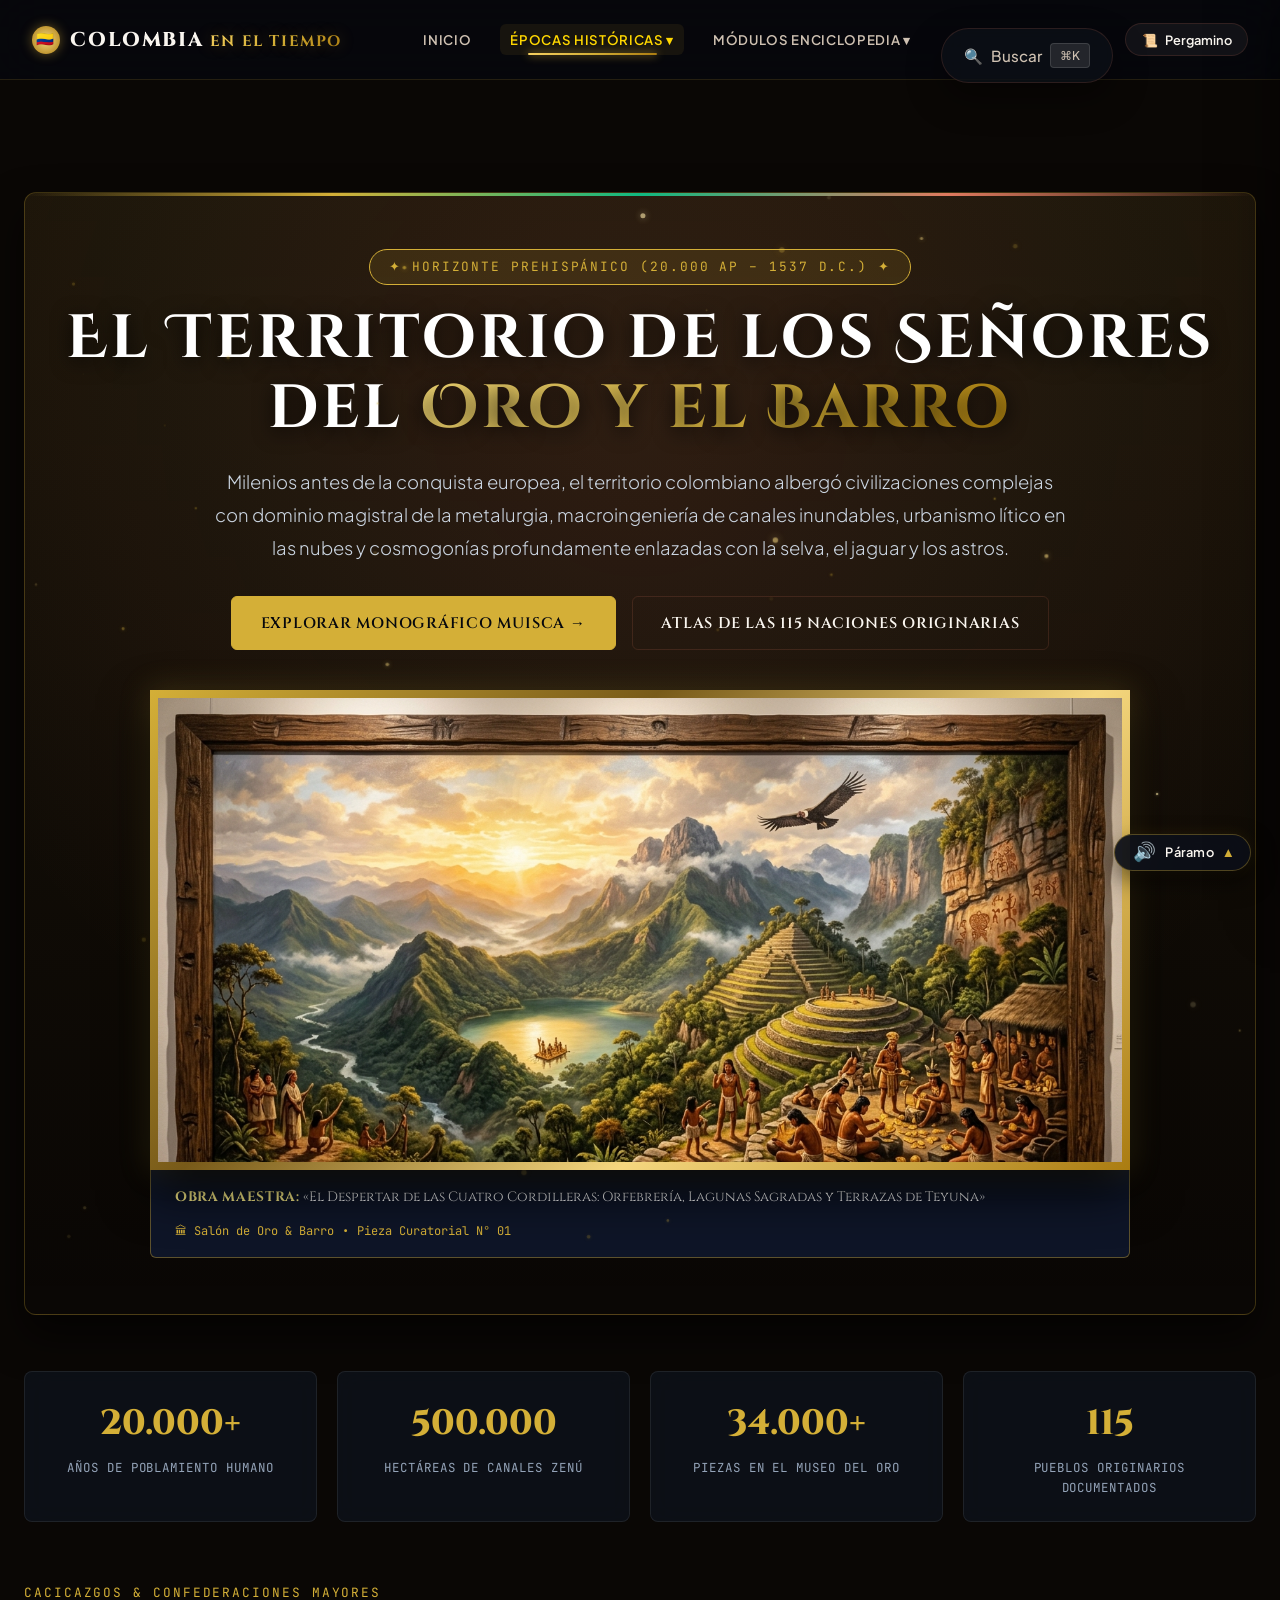
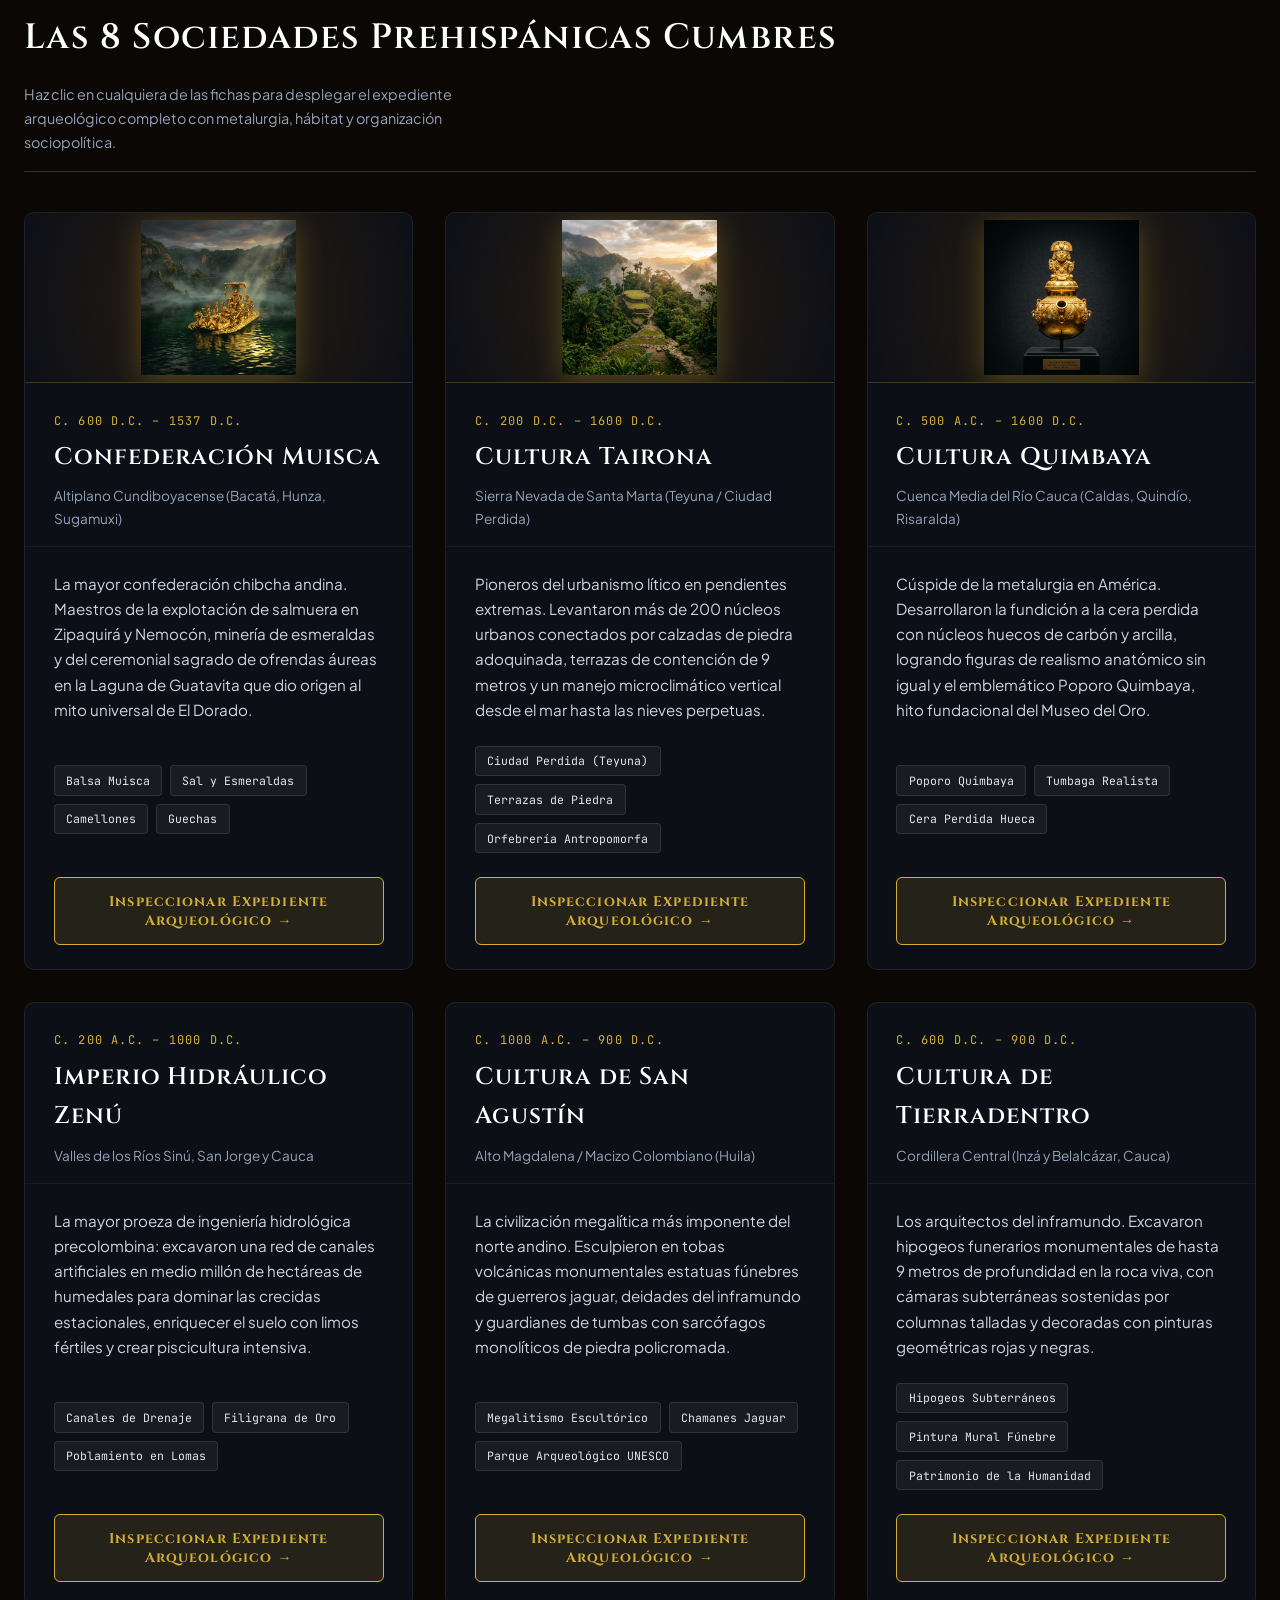
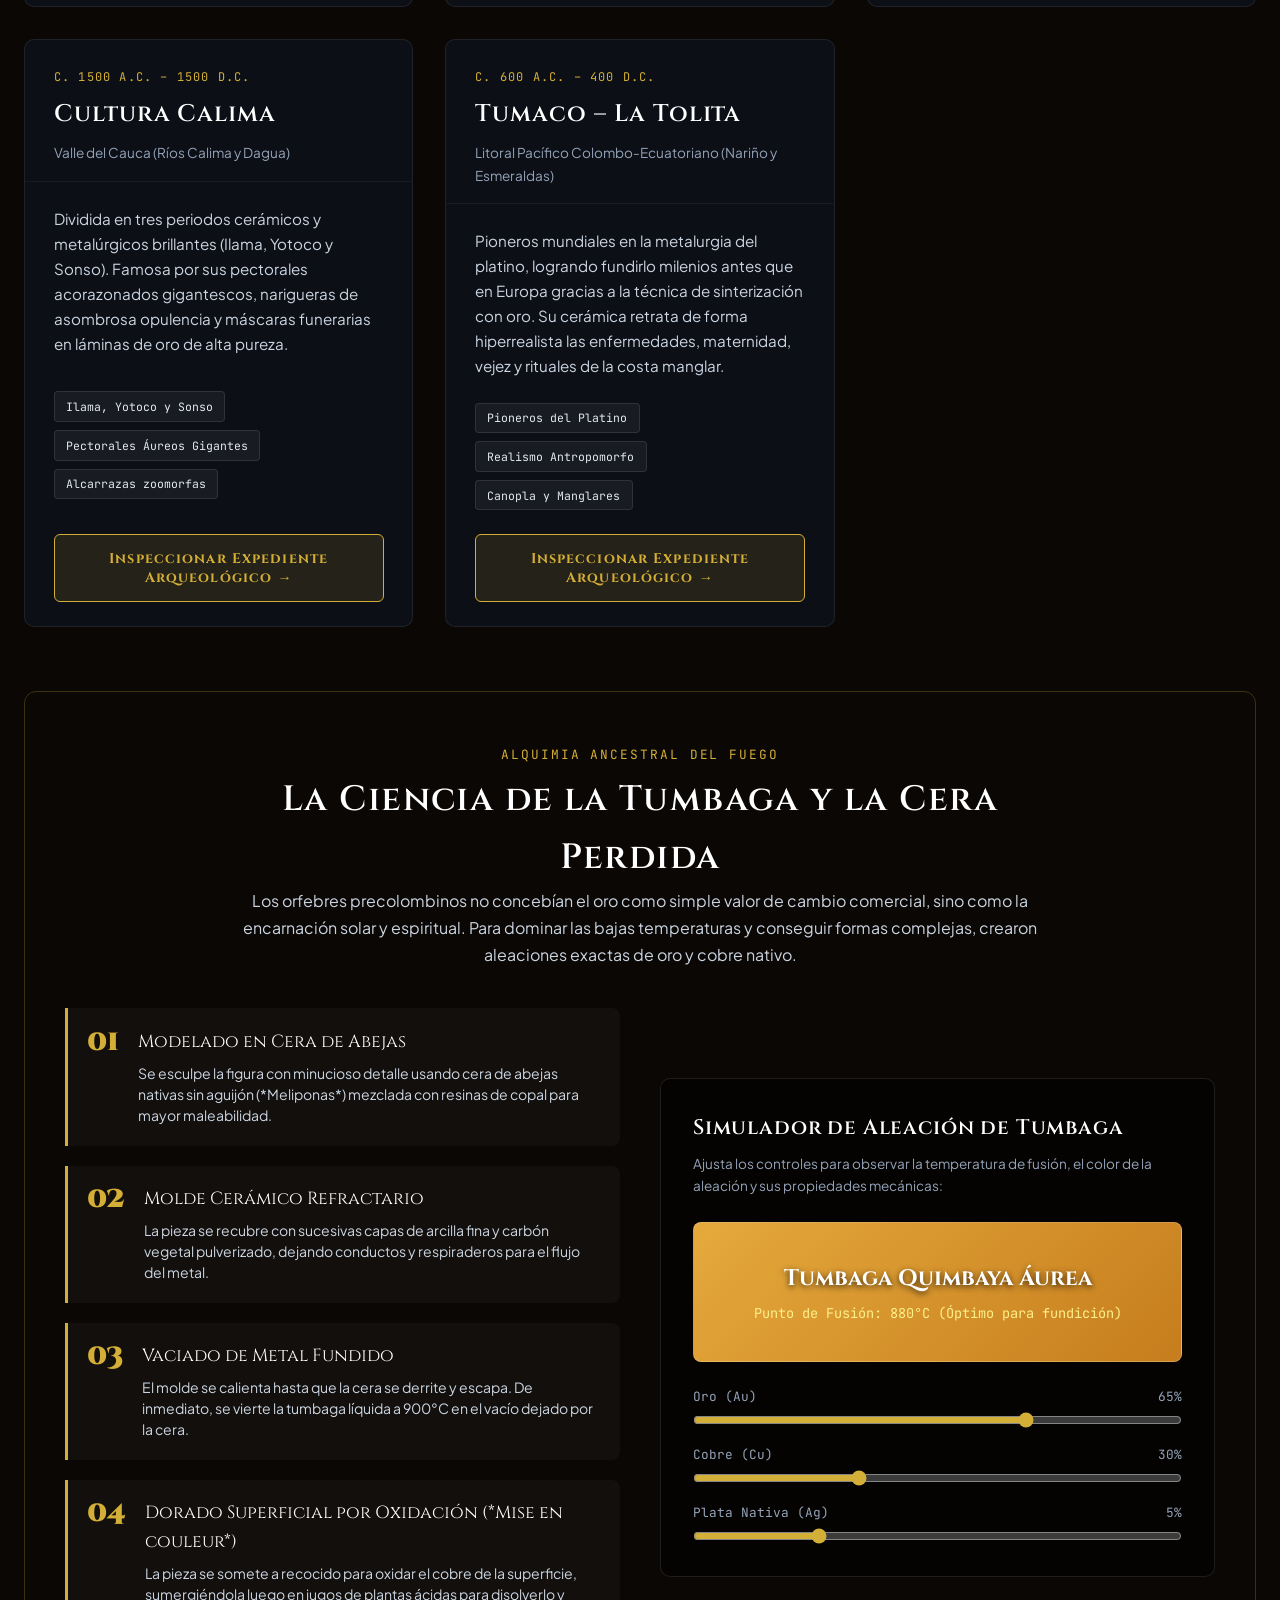
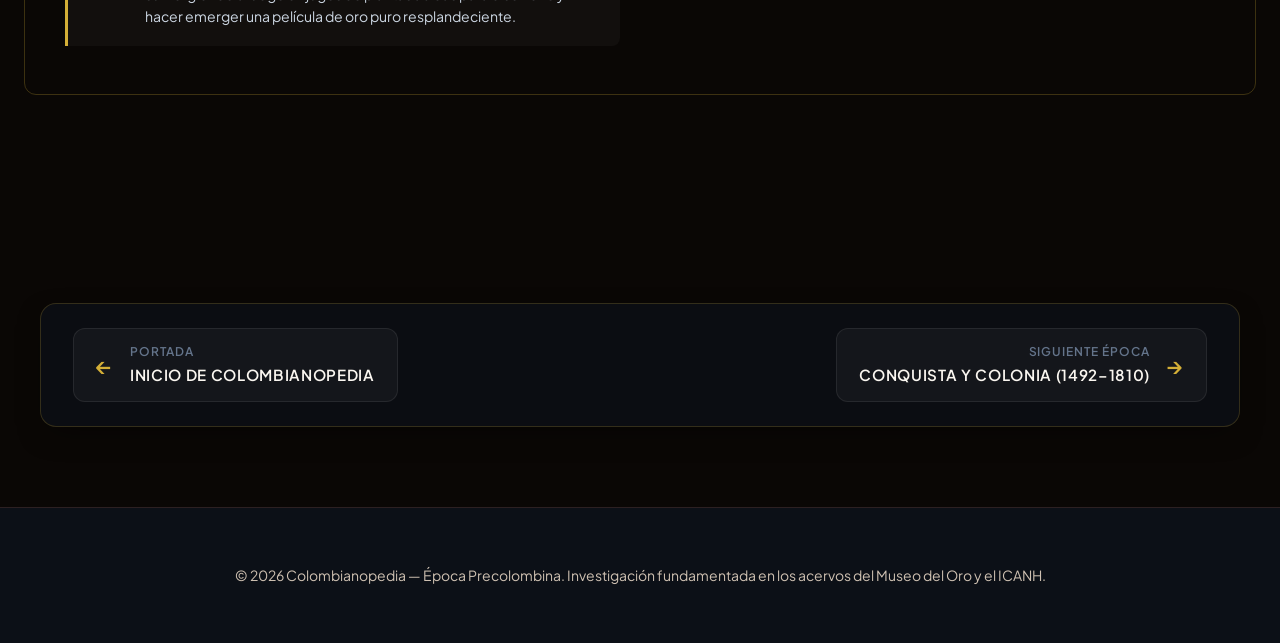
<file: precolombina.html>
<!DOCTYPE html>
<html lang="es">
<head>
  <meta charset="UTF-8">
  <meta name="viewport" content="width=device-width, initial-scale=1.0">
  <title>Época Precolombina: El Horizonte Ancestral — Colombianopedia</title>
  <meta name="description" content="Museo interactivo de la Colombia Prehispánica: poblamiento temprano, grandes confederaciones (Muisca, Tairona, Quimbaya, Zenú, San Agustín), metalurgia de la tumbaga y cera perdida.">


  <meta name="theme-color" content="#06080d">
  <link rel="icon" type="image/svg+xml" href="assets/images/icon-colombianopedia.svg">
  <link rel="manifest" href="manifest.json">

  <!-- Tipografías de Museo y Jerarquía Editorial -->
  <link rel="preconnect" href="https://fonts.googleapis.com">
  <link rel="preconnect" href="https://fonts.gstatic.com" crossorigin>
  <link href="https://fonts.googleapis.com/css2?family=Cinzel+Decorative:wght@700;900&family=Cinzel:wght@500;600;700;800;900&family=Plus+Jakarta+Sans:ital,wght@0,300;0,400;0,500;0,600;0,700;1,400&family=JetBrains+Mono:wght@400;500;700&display=swap" rel="stylesheet">

  <link rel="stylesheet" href="css/style.css?v=3.0">

  <link rel="expect" href="#hero-section" blocking="render">

  <style>
    :root {
      --header-height: 80px;
      --font-display: 'Cinzel Decorative', 'Cinzel', serif;
      --font-title: 'Cinzel', serif;
      --font-body: 'Plus Jakarta Sans', sans-serif;
      --font-mono: 'JetBrains Mono', monospace;

      --gold-primary: #d4af37;
      --gold-glow: rgba(212, 175, 55, 0.4);
      --emerald-accent: #10b981;
      --terracotta-accent: #e07a5f;
      --obsidian-deep: #06080d;
      --obsidian-card: rgba(13, 18, 28, 0.78);
      --border-amber: rgba(212, 175, 55, 0.25);
    }

    /* Compensación estricta del Header fijo */
    .precolombina-container {
      padding-top: calc(var(--header-height, 80px) + 2rem) !important;
      max-width: 1300px;
      margin: 0 auto;
      padding-left: 1.5rem;
      padding-right: 1.5rem;
      padding-bottom: 5rem;
    }

    .hero-precolombina {
      background: linear-gradient(180deg, rgba(212,175,55,0.08) 0%, rgba(6,8,13,0) 100%),
                  radial-gradient(circle at 50% 20%, rgba(224,122,95,0.12), transparent 70%);
      border: 1px solid var(--border-amber);
      border-radius: 12px;
      padding: 3.5rem 2.5rem;
      margin-bottom: 3.5rem;
      text-align: center;
      position: relative;
      overflow: hidden;
      box-shadow: 0 20px 40px rgba(0,0,0,0.6);
    }

    .hero-precolombina::before {
      content: '';
      position: absolute;
      top: 0; left: 0; right: 0; height: 3px;
      background: linear-gradient(90deg, transparent, var(--gold-primary), var(--emerald-accent), var(--terracotta-accent), transparent);
    }

    .period-badge {
      display: inline-flex;
      align-items: center;
      gap: 0.6rem;
      padding: 0.4rem 1.2rem;
      background: rgba(212, 175, 55, 0.12);
      border: 1px solid var(--gold-primary);
      border-radius: 50px;
      color: var(--gold-primary);
      font-family: var(--font-mono);
      font-size: 0.8rem;
      letter-spacing: 0.15em;
      text-transform: uppercase;
      margin-bottom: 1.25rem;
    }

    .hero-precolombina h1 {
      font-family: var(--font-display);
      font-size: clamp(2.2rem, 5vw, 3.8rem);
      color: #fff;
      line-height: 1.15;
      margin-bottom: 1.25rem;
      text-shadow: 0 4px 20px rgba(0,0,0,0.8);
    }

    .hero-precolombina h1 span {
      background: linear-gradient(135deg, #fce07a 0%, #d4af37 60%, #b8860b 100%);
      -webkit-background-clip: text;
      -webkit-text-fill-color: transparent;
    }

    .hero-lead {
      max-width: 860px;
      margin: 0 auto 2rem;
      font-size: 1.15rem;
      line-height: 1.8;
      color: #cbd5e1;
      font-weight: 300;
    }

    /* Telemetría Precolombina */
    .telemetry-strip {
      display: grid;
      grid-template-columns: repeat(auto-fit, minmax(220px, 1fr));
      gap: 1.25rem;
      margin-bottom: 3.5rem;
    }

    .telemetry-card {
      background: var(--obsidian-card);
      border: 1px solid rgba(255, 255, 255, 0.08);
      border-radius: 8px;
      padding: 1.4rem;
      text-align: center;
      transition: transform 0.25s ease, border-color 0.25s ease;
      backdrop-filter: blur(12px);
    }

    .telemetry-card:hover {
      transform: translateY(-4px);
      border-color: var(--gold-primary);
    }

    .telemetry-value {
      font-family: var(--font-title);
      font-size: 2.2rem;
      font-weight: 800;
      color: var(--gold-primary);
      margin-bottom: 0.3rem;
    }

    .telemetry-label {
      font-family: var(--font-mono);
      font-size: 0.78rem;
      color: #94a3b8;
      text-transform: uppercase;
      letter-spacing: 0.08em;
    }

    /* Grilla de Culturas Emblemáticas */
    .cultures-grid {
      display: grid;
      grid-template-columns: repeat(auto-fill, minmax(360px, 1fr));
      gap: 2rem;
      margin-bottom: 4rem;
    }

    .culture-card {
      background: var(--obsidian-card);
      border: 1px solid rgba(255, 255, 255, 0.08);
      border-radius: 10px;
      overflow: hidden;
      display: flex;
      flex-direction: column;
      transition: all 0.3s cubic-bezier(0.16, 1, 0.3, 1);
      position: relative;
    }

    .culture-card:hover {
      transform: translateY(-6px);
      border-color: var(--gold-primary);
      box-shadow: 0 16px 36px rgba(0, 0, 0, 0.6), 0 0 20px var(--gold-glow);
    }

    .culture-card-header {
      padding: 1.8rem 1.8rem 1rem;
      border-bottom: 1px solid rgba(255, 255, 255, 0.05);
      position: relative;
    }

    .culture-chronology {
      font-family: var(--font-mono);
      font-size: 0.75rem;
      color: var(--gold-primary);
      text-transform: uppercase;
      letter-spacing: 0.1em;
      margin-bottom: 0.4rem;
    }

    .culture-card h3 {
      font-family: var(--font-title);
      font-size: 1.5rem;
      color: #fff;
      margin-bottom: 0.5rem;
    }

    .culture-region {
      font-size: 0.85rem;
      color: #94a3b8;
    }

    .culture-card-body {
      padding: 1.5rem 1.8rem;
      flex: 1;
      display: flex;
      flex-direction: column;
      justify-content: space-between;
    }

    .culture-desc {
      color: #cbd5e1;
      font-size: 0.95rem;
      line-height: 1.65;
      margin-bottom: 1.5rem;
    }

    .culture-highlights {
      display: flex;
      flex-wrap: wrap;
      gap: 0.5rem;
      margin-bottom: 1.5rem;
    }

    .culture-pill {
      font-family: var(--font-mono);
      font-size: 0.72rem;
      padding: 0.3rem 0.7rem;
      background: rgba(255, 255, 255, 0.05);
      border: 1px solid rgba(255, 255, 255, 0.1);
      border-radius: 4px;
      color: #e2e8f0;
    }

    .btn-culture-detail {
      width: 100%;
      padding: 0.85rem;
      background: rgba(212, 175, 55, 0.12);
      border: 1px solid var(--gold-primary);
      border-radius: 6px;
      color: var(--gold-primary);
      font-family: var(--font-title);
      font-size: 0.88rem;
      font-weight: 700;
      letter-spacing: 0.08em;
      cursor: pointer;
      transition: all 0.2s ease;
      display: flex;
      align-items: center;
      justify-content: center;
      gap: 0.5rem;
    }

    .btn-culture-detail:hover {
      background: var(--gold-primary);
      color: #000;
      box-shadow: 0 0 15px var(--gold-glow);
    }

    /* Laboratorio de Metalurgia */
    .metallurgy-section {
      background: radial-gradient(circle at 80% 20%, rgba(212,175,55,0.09), transparent 60%),
                  var(--obsidian-surface);
      border: 1px solid var(--border-amber);
      border-radius: 12px;
      padding: 3rem 2.5rem;
      margin-bottom: 4rem;
    }

    .metallurgy-grid {
      display: grid;
      grid-template-columns: 1fr 1fr;
      gap: 2.5rem;
      align-items: center;
      margin-top: 2rem;
    }

    @media (max-width: 900px) {
      .metallurgy-grid { grid-template-columns: 1fr; }
    }

    .metallurgy-steps {
      display: flex;
      flex-direction: column;
      gap: 1.25rem;
    }

    .step-item {
      display: flex;
      gap: 1.2rem;
      background: rgba(255, 255, 255, 0.03);
      border-left: 3px solid var(--gold-primary);
      padding: 1.2rem;
      border-radius: 0 8px 8px 0;
    }

    .step-num {
      font-family: var(--font-display);
      font-size: 1.8rem;
      font-weight: 900;
      color: var(--gold-primary);
      line-height: 1;
    }

    .step-title {
      font-family: var(--font-title);
      font-size: 1.1rem;
      color: #fff;
      margin-bottom: 0.4rem;
    }

    .step-desc {
      font-size: 0.88rem;
      color: #cbd5e1;
      line-height: 1.5;
    }

    /* Simulador Interactivo de Tumbaga */
    .alloy-simulator {
      background: rgba(0, 0, 0, 0.5);
      border: 1px solid rgba(255, 255, 255, 0.1);
      border-radius: 10px;
      padding: 2rem;
    }

    .alloy-preview {
      height: 140px;
      border-radius: 8px;
      margin-bottom: 1.5rem;
      display: flex;
      flex-direction: column;
      align-items: center;
      justify-content: center;
      transition: background 0.3s ease, box-shadow 0.3s ease;
      border: 1px solid rgba(255, 255, 255, 0.2);
    }

    .alloy-controls {
      display: flex;
      flex-direction: column;
      gap: 1rem;
    }

    .slider-row {
      display: flex;
      flex-direction: column;
      gap: 0.3rem;
    }

    .slider-header {
      display: flex;
      justify-content: space-between;
      font-family: var(--font-mono);
      font-size: 0.8rem;
      color: #94a3b8;
    }

    input[type="range"] {
      width: 100%;
      accent-color: var(--gold-primary);
    }

    /* Modal Monográfico */
    .modal-overlay {
      position: fixed;
      inset: 0;
      background: rgba(0, 0, 0, 0.88);
      backdrop-filter: blur(16px);
      z-index: 2000;
      display: none;
      align-items: center;
      justify-content: center;
      padding: 1.5rem;
    }

    .modal-overlay.open {
      display: flex;
    }

    .modal-dialog {
      background: #0b0f19;
      border: 1px solid var(--gold-primary);
      border-radius: 12px;
      max-width: 800px;
      width: 100%;
      max-height: 85vh;
      overflow-y: auto;
      padding: 2.5rem;
      position: relative;
      box-shadow: 0 25px 60px rgba(0, 0, 0, 0.9), 0 0 35px var(--gold-glow);
    }

    .modal-close {
      position: absolute;
      top: 1.2rem;
      right: 1.5rem;
      background: transparent;
      border: none;
      color: #94a3b8;
      font-size: 1.8rem;
      cursor: pointer;
      transition: color 0.2s ease;
    }

    .modal-close:hover {
      color: #fff;
    }
  </style>
</head>
<body data-theme="precolombina">

  <!-- ==========================================
       BARRA DE NAVEGACIÓN INSTITUCIONAL
       ========================================== -->
  <header>
    <div class="header-left">
      <a href="index.html" class="logo-monumental" aria-label="Inicio de Colombianopedia">
        <span class="logo-badge-icon">🇨🇴</span>
        <span>COLOMBIA <span class="gold-text">EN EL TIEMPO</span></span>
      </a>
    </div>

    <nav class="nav-container" aria-label="Navegación principal">
      <div class="nav-links-cluster" id="mainNavLinks">
        <!-- 1. Inicio -->
        <a href="index.html" class="nav-item-link">Inicio</a>

        <!-- 2 a 7. Dropdown de las 6 Épocas Históricas -->
        <div class="nav-dropdown">
          <button type="button" class="dropdown-trigger-btn active" aria-haspopup="true" aria-expanded="false">
            Épocas Históricas ▾
          </button>
          <ul class="nav-dropdown-menu">
            <li>
              <a href="precolombina.html" class="active">
                <span>Época Precolombina</span>
                <span class="menu-era-tag">Origen</span>
              </a>
            </li>
            <li>
              <a href="colonia.html">
                <span>Conquista y Colonia</span>
                <span class="menu-era-tag">1492–1810</span>
              </a>
            </li>
            <li>
              <a href="independencia.html">
                <span>Independencia y Grito</span>
                <span class="menu-era-tag">1810–1830</span>
              </a>
            </li>
            <li>
              <a href="siglo-xix.html">
                <span>República (Siglo XIX)</span>
                <span class="menu-era-tag">1830–1899</span>
              </a>
            </li>
            <li>
              <a href="siglo-xx.html">
                <span>Tensiones del Siglo XX</span>
                <span class="menu-era-tag">1900–1999</span>
              </a>
            </li>
            <li>
              <a href="memoria.html">
                <span>Memoria y Paz (Siglo XXI)</span>
                <span class="menu-era-tag">2000–Pres.</span>
              </a>
            </li>
          </ul>
        </div>

        <!-- 8 a 14. Dropdown de los 7 Módulos de la Enciclopedia -->
        <div class="nav-dropdown">
          <button type="button" class="dropdown-trigger-btn" aria-haspopup="true" aria-expanded="false">
            Módulos Enciclopedia ▾
          </button>
          <ul class="nav-dropdown-menu">
            <li><a href="otras-culturas.html">🏛️ Atlas de las 115 Tribus</a></li>
            <li><a href="muiscas.html">✨ Enciclopedia Muisca & Dorado</a></li>
            <li><a href="geografia-y-geologia.html">🌋 Geología, Fallas & Regiones</a></li>
            <li><a href="ciudades-historicas.html">🗺️ 32 Ciudades & Toponimia</a></li>
            <li><a href="leyendas-ancestrales.html">📜 Mitos & Leyendas Vivas</a></li>
            <li><a href="mentes-y-figuras.html">🖋️ Grandes Mentes e Ilustres</a></li>
            <li><a href="iceberg-violencia.html">🧊 Iceberg de la Memoria</a></li>
          </ul>
        </div>
      </div>

      <!-- Acciones de Cabecera: Buscador ⌘K y Selector de Modo Pergamino -->
      <div class="header-actions">
        <button type="button" class="header-search-btn universal-search-trigger" aria-label="Abrir buscador universal (⌘K)">
          <span>🔍</span>
          <span style="font-weight: 500;">Buscar</span>
          <span class="search-shortcut-badge">⌘K</span>
        </button>

        <button type="button" class="reading-mode-toggle" id="readingModeToggle" title="Alternar Modo Lectura Pergamino">
          📜 <span>Pergamino</span>
        </button>

        <button type="button" class="mobile-menu-btn" id="mobileMenuToggle" aria-label="Abrir menú de navegación">
          ☰
        </button>
      </div>
    </nav>
  </header>

  <!-- ==========================================
       CONTENEDOR PRINCIPAL PRECOLOMBINO
       ========================================== -->
  <main class="precolombina-container">

    <!-- Hero Monumental -->
    <section class="hero-precolombina" id="hero-section">
      <div class="period-badge">
        <span>✦</span> Horizonte Prehispánico (20.000 AP – 1537 d.C.) <span>✦</span>
      </div>
      <h1>El Territorio de los Señores del <span>Oro y el Barro</span></h1>
      <p class="hero-lead">
        Milenios antes de la conquista europea, el territorio colombiano albergó civilizaciones complejas con dominio magistral de la metalurgia, macroingeniería de canales inundables, urbanismo lítico en las nubes y cosmogonías profundamente enlazadas con la selva, el jaguar y los astros.
      </p>
      <div style="display: flex; justify-content: center; gap: 1rem; flex-wrap: wrap;">
        <a href="muiscas.html" class="btn btn-primary" style="padding: 0.85rem 1.8rem; font-family: var(--font-title); font-size: 0.95rem;">
          Explorar Monográfico Muisca &rarr;
        </a>
        <a href="otras-culturas.html" class="btn btn-outline" style="padding: 0.85rem 1.8rem; font-family: var(--font-title); font-size: 0.95rem;">
          Atlas de las 115 Naciones Originarias
        </a>
      </div>

      <!-- Cuadro Monumental de Museo -->
      <div style="max-width: 980px; margin: 2.5rem auto 0;">
        <div class="museum-frame" style="max-height: 480px;">
          <img src="assets/images/precolombina_hero.jpg" alt="Alegoría Monumental del Horizonte Precolombino: Guatavita, Teyuna, Orfebrería y Chiribiquete" loading="eager">
        </div>
        <div style="background: rgba(15, 23, 42, 0.95); border: 1px solid rgba(212, 175, 55, 0.4); border-top: none; padding: 1rem 1.5rem; display: flex; justify-content: space-between; align-items: center; flex-wrap: wrap; gap: 0.8rem; font-family: var(--font-title); font-size: 0.85rem; color: #cbd5e1; border-radius: 0 0 6px 6px;">
          <div>
            <strong style="color: var(--gold-light, #fef08a); letter-spacing: 0.05em;">OBRA MAESTRA:</strong>
            <span style="color: #fff;"> «El Despertar de las Cuatro Cordilleras: Orfebrería, Lagunas Sagradas y Terrazas de Teyuna»</span>
          </div>
          <div style="display: flex; align-items: center; gap: 0.5rem; font-family: var(--font-mono); font-size: 0.75rem; color: var(--gold-primary);">
            <span>🏛 Salón de Oro & Barro</span>
            <span>•</span>
            <span>Pieza Curatorial N° 01</span>
          </div>
        </div>
      </div>
    </section>

    <!-- Telemetría Histórica Prehispánica -->
    <section class="telemetry-strip">
      <div class="telemetry-card">
        <div class="telemetry-value">20.000+</div>
        <div class="telemetry-label">Años de Poblamiento Humano</div>
      </div>
      <div class="telemetry-card">
        <div class="telemetry-value">500.000</div>
        <div class="telemetry-label">Hectáreas de Canales Zenú</div>
      </div>
      <div class="telemetry-card">
        <div class="telemetry-value">34.000+</div>
        <div class="telemetry-label">Piezas en el Museo del Oro</div>
      </div>
      <div class="telemetry-card">
        <div class="telemetry-value">115</div>
        <div class="telemetry-label">Pueblos Originarios Documentados</div>
      </div>
    </section>

    <!-- Salón de las Grandes Culturas -->
    <section style="margin-bottom: 3.5rem;">
      <div style="border-bottom: 1px solid var(--border-amber); padding-bottom: 1rem; margin-bottom: 2.5rem; display: flex; justify-content: space-between; align-items: flex-end; flex-wrap: wrap; gap: 1rem;">
        <div>
          <span style="font-family: var(--font-mono); font-size: 0.8rem; color: var(--gold-primary); text-transform: uppercase; letter-spacing: 0.15em;">
            Cacicazgos & Confederaciones Mayores
          </span>
          <h2 style="font-family: var(--font-title); font-size: 2.2rem; color: #fff; margin-top: 0.3rem;">
            Las 8 Sociedades Prehispánicas Cumbres
          </h2>
        </div>
        <p style="color: #94a3b8; font-size: 0.9rem; max-width: 450px;">
          Haz clic en cualquiera de las fichas para desplegar el expediente arqueológico completo con metalurgia, hábitat y organización sociopolítica.
        </p>
      </div>

      <div class="cultures-grid">
        <!-- 1. Muiscas -->
        <article class="culture-card">
          <div style="height: 170px; overflow: hidden; border-radius: 6px 6px 0 0; background: radial-gradient(circle, #2a2010 0%, #0d0f17 100%); display: flex; align-items: center; justify-content: center; border-bottom: 1px solid rgba(212, 175, 55, 0.25);">
            <img src="assets/images/precolombina_muisca.png" alt="Balsa Muisca de Pasca - Museo del Oro" style="max-height: 155px; max-width: 90%; object-fit: contain; filter: drop-shadow(0 6px 14px rgba(212,175,55,0.3));">
          </div>
          <div class="culture-card-header">
            <div class="culture-chronology">c. 600 d.C. – 1537 d.C.</div>
            <h3>Confederación Muisca</h3>
            <div class="culture-region">Altiplano Cundiboyacense (Bacatá, Hunza, Sugamuxi)</div>
          </div>
          <div class="culture-card-body">
            <p class="culture-desc">
              La mayor confederación chibcha andina. Maestros de la explotación de salmuera en Zipaquirá y Nemocón, minería de esmeraldas y del ceremonial sagrado de ofrendas áureas en la Laguna de Guatavita que dio origen al mito universal de El Dorado.
            </p>
            <div class="culture-highlights">
              <span class="culture-pill">Balsa Muisca</span>
              <span class="culture-pill">Sal y Esmeraldas</span>
              <span class="culture-pill">Camellones</span>
              <span class="culture-pill">Guechas</span>
            </div>
            <button class="btn-culture-detail" onclick="openCultureModal('muisca')">
              Inspeccionar Expediente Arqueológico &rarr;
            </button>
          </div>
        </article>

        <!-- 2. Taironas -->
        <article class="culture-card">
          <div style="height: 170px; overflow: hidden; border-radius: 6px 6px 0 0; background: radial-gradient(circle, #2a2010 0%, #0d0f17 100%); display: flex; align-items: center; justify-content: center; border-bottom: 1px solid rgba(212, 175, 55, 0.25);">
            <img src="assets/images/precolombina_tairona.png" alt="Pectoral de Murciélago Tairona en Tumbaga" style="max-height: 155px; max-width: 90%; object-fit: contain; filter: drop-shadow(0 6px 14px rgba(212,175,55,0.3));">
          </div>
          <div class="culture-card-header">
            <div class="culture-chronology">c. 200 d.C. – 1600 d.C.</div>
            <h3>Cultura Tairona</h3>
            <div class="culture-region">Sierra Nevada de Santa Marta (Teyuna / Ciudad Perdida)</div>
          </div>
          <div class="culture-card-body">
            <p class="culture-desc">
              Pioneros del urbanismo lítico en pendientes extremas. Levantaron más de 200 núcleos urbanos conectados por calzadas de piedra adoquinada, terrazas de contención de 9 metros y un manejo microclimático vertical desde el mar hasta las nieves perpetuas.
            </p>
            <div class="culture-highlights">
              <span class="culture-pill">Ciudad Perdida (Teyuna)</span>
              <span class="culture-pill">Terrazas de Piedra</span>
              <span class="culture-pill">Orfebrería Antropomorfa</span>
            </div>
            <button class="btn-culture-detail" onclick="openCultureModal('tairona')">
              Inspeccionar Expediente Arqueológico &rarr;
            </button>
          </div>
        </article>

        <!-- 3. Quimbayas -->
        <article class="culture-card">
          <div style="height: 170px; overflow: hidden; border-radius: 6px 6px 0 0; background: radial-gradient(circle, #2a2010 0%, #0d0f17 100%); display: flex; align-items: center; justify-content: center; border-bottom: 1px solid rgba(212, 175, 55, 0.25);">
            <img src="assets/images/precolombina_quimbaya.png" alt="Poporo Quimbaya - Joya del Museo del Oro" style="max-height: 155px; max-width: 90%; object-fit: contain; filter: drop-shadow(0 6px 14px rgba(212,175,55,0.3));">
          </div>
          <div class="culture-card-header">
            <div class="culture-chronology">c. 500 a.C. – 1600 d.C.</div>
            <h3>Cultura Quimbaya</h3>
            <div class="culture-region">Cuenca Media del Río Cauca (Caldas, Quindío, Risaralda)</div>
          </div>
          <div class="culture-card-body">
            <p class="culture-desc">
              Cúspide de la metalurgia en América. Desarrollaron la fundición a la cera perdida con núcleos huecos de carbón y arcilla, logrando figuras de realismo anatómico sin igual y el emblemático Poporo Quimbaya, hito fundacional del Museo del Oro.
            </p>
            <div class="culture-highlights">
              <span class="culture-pill">Poporo Quimbaya</span>
              <span class="culture-pill">Tumbaga Realista</span>
              <span class="culture-pill">Cera Perdida Hueca</span>
            </div>
            <button class="btn-culture-detail" onclick="openCultureModal('quimbaya')">
              Inspeccionar Expediente Arqueológico &rarr;
            </button>
          </div>
        </article>

        <!-- 4. Zenúes -->
        <article class="culture-card">
          <div class="culture-card-header">
            <div class="culture-chronology">c. 200 a.C. – 1000 d.C.</div>
            <h3>Imperio Hidráulico Zenú</h3>
            <div class="culture-region">Valles de los Ríos Sinú, San Jorge y Cauca</div>
          </div>
          <div class="culture-card-body">
            <p class="culture-desc">
              La mayor proeza de ingeniería hidrológica precolombina: excavaron una red de canales artificiales en medio millón de hectáreas de humedales para dominar las crecidas estacionales, enriquecer el suelo con limos fértiles y crear piscicultura intensiva.
            </p>
            <div class="culture-highlights">
              <span class="culture-pill">Canales de Drenaje</span>
              <span class="culture-pill">Filigrana de Oro</span>
              <span class="culture-pill">Poblamiento en Lomas</span>
            </div>
            <button class="btn-culture-detail" onclick="openCultureModal('zenu')">
              Inspeccionar Expediente Arqueológico &rarr;
            </button>
          </div>
        </article>

        <!-- 5. San Agustín -->
        <article class="culture-card">
          <div class="culture-card-header">
            <div class="culture-chronology">c. 1000 a.C. – 900 d.C.</div>
            <h3>Cultura de San Agustín</h3>
            <div class="culture-region">Alto Magdalena / Macizo Colombiano (Huila)</div>
          </div>
          <div class="culture-card-body">
            <p class="culture-desc">
              La civilización megalítica más imponente del norte andino. Esculpieron en tobas volcánicas monumentales estatuas fúnebres de guerreros jaguar, deidades del inframundo y guardianes de tumbas con sarcófagos monolíticos de piedra policromada.
            </p>
            <div class="culture-highlights">
              <span class="culture-pill">Megalitismo Escultórico</span>
              <span class="culture-pill">Chamanes Jaguar</span>
              <span class="culture-pill">Parque Arqueológico UNESCO</span>
            </div>
            <button class="btn-culture-detail" onclick="openCultureModal('sanagustin')">
              Inspeccionar Expediente Arqueológico &rarr;
            </button>
          </div>
        </article>

        <!-- 6. Tierradentro -->
        <article class="culture-card">
          <div class="culture-card-header">
            <div class="culture-chronology">c. 600 d.C. – 900 d.C.</div>
            <h3>Cultura de Tierradentro</h3>
            <div class="culture-region">Cordillera Central (Inzá y Belalcázar, Cauca)</div>
          </div>
          <div class="culture-card-body">
            <p class="culture-desc">
              Los arquitectos del inframundo. Excavaron hipogeos funerarios monumentales de hasta 9 metros de profundidad en la roca viva, con cámaras subterráneas sostenidas por columnas talladas y decoradas con pinturas geométricas rojas y negras.
            </p>
            <div class="culture-highlights">
              <span class="culture-pill">Hipogeos Subterráneos</span>
              <span class="culture-pill">Pintura Mural Fúnebre</span>
              <span class="culture-pill">Patrimonio de la Humanidad</span>
            </div>
            <button class="btn-culture-detail" onclick="openCultureModal('tierradentro')">
              Inspeccionar Expediente Arqueológico &rarr;
            </button>
          </div>
        </article>

        <!-- 7. Calima -->
        <article class="culture-card">
          <div class="culture-card-header">
            <div class="culture-chronology">c. 1500 a.C. – 1500 d.C.</div>
            <h3>Cultura Calima</h3>
            <div class="culture-region">Valle del Cauca (Ríos Calima y Dagua)</div>
          </div>
          <div class="culture-card-body">
            <p class="culture-desc">
              Dividida en tres periodos cerámicos y metalúrgicos brillantes (Ilama, Yotoco y Sonso). Famosa por sus pectorales acorazonados gigantescos, narigueras de asombrosa opulencia y máscaras funerarias en láminas de oro de alta pureza.
            </p>
            <div class="culture-highlights">
              <span class="culture-pill">Ilama, Yotoco y Sonso</span>
              <span class="culture-pill">Pectorales Áureos Gigantes</span>
              <span class="culture-pill">Alcarrazas zoomorfas</span>
            </div>
            <button class="btn-culture-detail" onclick="openCultureModal('calima')">
              Inspeccionar Expediente Arqueológico &rarr;
            </button>
          </div>
        </article>

        <!-- 8. Tumaco - La Tolita -->
        <article class="culture-card">
          <div class="culture-card-header">
            <div class="culture-chronology">c. 600 a.C. – 400 d.C.</div>
            <h3>Tumaco – La Tolita</h3>
            <div class="culture-region">Litoral Pacífico Colombo-Ecuatoriano (Nariño y Esmeraldas)</div>
          </div>
          <div class="culture-card-body">
            <p class="culture-desc">
              Pioneros mundiales en la metalurgia del platino, logrando fundirlo milenios antes que en Europa gracias a la técnica de sinterización con oro. Su cerámica retrata de forma hiperrealista las enfermedades, maternidad, vejez y rituales de la costa manglar.
            </p>
            <div class="culture-highlights">
              <span class="culture-pill">Pioneros del Platino</span>
              <span class="culture-pill">Realismo Antropomorfo</span>
              <span class="culture-pill">Canopla y Manglares</span>
            </div>
            <button class="btn-culture-detail" onclick="openCultureModal('tumaco')">
              Inspeccionar Expediente Arqueológico &rarr;
            </button>
          </div>
        </article>
      </div>
    </section>

    <!-- Laboratorio Metalúrgico: La Tumbaga y la Cera Perdida -->
    <section class="metallurgy-section">
      <div style="text-align: center; max-width: 800px; margin: 0 auto 2.5rem;">
        <span style="font-family: var(--font-mono); font-size: 0.8rem; color: var(--gold-primary); text-transform: uppercase; letter-spacing: 0.15em;">
          Alquimia Ancestral del Fuego
        </span>
        <h2 style="font-family: var(--font-title); font-size: 2.2rem; color: #fff; margin-top: 0.3rem;">
          La Ciencia de la Tumbaga y la Cera Perdida
        </h2>
        <p style="color: #cbd5e1; font-size: 1rem; line-height: 1.7;">
          Los orfebres precolombinos no concebían el oro como simple valor de cambio comercial, sino como la encarnación solar y espiritual. Para dominar las bajas temperaturas y conseguir formas complejas, crearon aleaciones exactas de oro y cobre nativo.
        </p>
      </div>

      <div class="metallurgy-grid">
        <!-- Pasos del Proceso Metalúrgico -->
        <div class="metallurgy-steps">
          <div class="step-item">
            <div class="step-num">01</div>
            <div>
              <div class="step-title">Modelado en Cera de Abejas</div>
              <div class="step-desc">
                Se esculpe la figura con minucioso detalle usando cera de abejas nativas sin aguijón (*Meliponas*) mezclada con resinas de copal para mayor maleabilidad.
              </div>
            </div>
          </div>

          <div class="step-item">
            <div class="step-num">02</div>
            <div>
              <div class="step-title">Molde Cerámico Refractario</div>
              <div class="step-desc">
                La pieza se recubre con sucesivas capas de arcilla fina y carbón vegetal pulverizado, dejando conductos y respiraderos para el flujo del metal.
              </div>
            </div>
          </div>

          <div class="step-item">
            <div class="step-num">03</div>
            <div>
              <div class="step-title">Vaciado de Metal Fundido</div>
              <div class="step-desc">
                El molde se calienta hasta que la cera se derrite y escapa. De inmediato, se vierte la tumbaga líquida a 900°C en el vacío dejado por la cera.
              </div>
            </div>
          </div>

          <div class="step-item">
            <div class="step-num">04</div>
            <div>
              <div class="step-title">Dorado Superficial por Oxidación (*Mise en couleur*)</div>
              <div class="step-desc">
                La pieza se somete a recocido para oxidar el cobre de la superficie, sumergiéndola luego en jugos de plantas ácidas para disolverlo y hacer emerger una película de oro puro resplandeciente.
              </div>
            </div>
          </div>
        </div>

        <!-- Simulador Interactivo de Proporciones -->
        <div class="alloy-simulator">
          <h3 style="font-family: var(--font-title); font-size: 1.3rem; color: #fff; margin-bottom: 0.5rem;">
            Simulador de Aleación de Tumbaga
          </h3>
          <p style="font-size: 0.85rem; color: #94a3b8; margin-bottom: 1.5rem;">
            Ajusta los controles para observar la temperatura de fusión, el color de la aleación y sus propiedades mecánicas:
          </p>

          <div class="alloy-preview" id="alloyPreviewBox" style="background: linear-gradient(135deg, #e5a93c, #c67d1d);">
            <div id="alloyResultTitle" style="font-family: var(--font-title); font-size: 1.4rem; color: #fff; font-weight: 700; text-shadow: 0 2px 6px rgba(0,0,0,0.8);">
              Tumbaga Quimbaya Áurea
            </div>
            <div id="alloyResultTemp" style="font-family: var(--font-mono); font-size: 0.85rem; color: #fef08a; margin-top: 0.3rem;">
              Punto de Fusión: 880°C (Óptimo para fundición)
            </div>
          </div>

          <div class="alloy-controls">
            <div class="slider-row">
              <div class="slider-header">
                <span>Oro (Au)</span>
                <span id="goldVal">65%</span>
              </div>
              <input type="range" id="goldSlider" min="10" max="90" value="65" oninput="updateAlloy()">
            </div>

            <div class="slider-row">
              <div class="slider-header">
                <span>Cobre (Cu)</span>
                <span id="copperVal">30%</span>
              </div>
              <input type="range" id="copperSlider" min="5" max="80" value="30" oninput="updateAlloy()">
            </div>

            <div class="slider-row">
              <div class="slider-header">
                <span>Plata Nativa (Ag)</span>
                <span id="silverVal">5%</span>
              </div>
              <input type="range" id="silverSlider" min="0" max="20" value="5" oninput="updateAlloy()">
            </div>
          </div>
        </div>
      </div>
    </section>

  </main>

  <!-- ==========================================
       MODAL DE EXPEDIENTE ARQUEOLÓGICO
       ========================================== -->
  <div class="modal-overlay" id="cultureModal" onclick="closeModalOnBg(event)">
    <div class="modal-dialog">
      <button class="modal-close" onclick="closeCultureModal()">&times;</button>
      <div id="modalBodyContent">
        <!-- Inyección dinámica -->
      </div>
    </div>
  </div>

  <!-- Navegación Secuencial de Épocas Históricas -->
  <nav class="epoch-nav-bar" aria-label="Navegación entre épocas históricas">
    <a href="index.html" class="epoch-nav-btn epoch-nav-btn--prev">
      <span class="epoch-nav-arrow">←</span>
      <span class="epoch-nav-meta">
        <span class="epoch-nav-label">Portada</span>
        <span class="epoch-nav-title">Inicio de Colombianopedia</span>
      </span>
    </a>
    <a href="colonia.html" class="epoch-nav-btn epoch-nav-btn--next">
      <span class="epoch-nav-meta">
        <span class="epoch-nav-label">Siguiente Época</span>
        <span class="epoch-nav-title">Conquista y Colonia (1492–1810)</span>
      </span>
      <span class="epoch-nav-arrow">→</span>
    </a>
  </nav>

  <!-- Pie de Página Institucional -->
  <footer>
    <p>&copy; 2026 Colombianopedia — Época Precolombina. Investigación fundamentada en los acervos del Museo del Oro y el ICANH.</p>
  </footer>

  <!-- Lógica Interactiva -->
    <!-- Script Principal Universal (⌘K, Audio Synth, PWA, Citas) -->
  <script src="js/main.js"></script>

  <script>
    const archaeologicalData = {
      muisca: {
        title: "Confederación Muisca del Altiplano",
        region: "Cundinamarca y Boyacá",
        period: "600 d.C. – 1537 d.C.",
        pop: "~650.000 habitantes en valles interandinos",
        content: `
          <p>Los Muiscas constituyeron la estructura sociopolítica más centralizada de los Andes septentrionales. Su dominio no se basaba en la fuerza militar imperial, sino en un complejo sistema de alianzas confederadas entre el <strong>Zipazgo de Bacatá</strong> y el <strong>Zaqueato de Hunza</strong>, junto con centros sacerdotales autónomos como el Templo del Sol de Sogamoso (Iraca).</p>
          <p>Eran los amos indiscutibles del comercio regional: producían panes de sal en las minas de Zipaquirá, Nemocón y Tausa que cambiaban por oro en bruto del río Cauca, mantas de algodón de Santander y plumas de la selva.</p>
          <div style="background: rgba(212,175,55,0.08); border-left: 3px solid #d4af37; padding: 1rem; margin: 1.2rem 0; border-radius: 0 6px 6px 0;">
            <strong style="color: #d4af37;">El Rito de Guatavita y El Dorado:</strong> El heredero al cacicazgo, desnudo y cubierto en resina de trementina y polvo de oro, navegaba al centro de la laguna en una balsa ceremonial de madera cargada de oro y esmeraldas para depositarlas en el fondo como ofrenda al dios Chie y la diosa Bachué.
          </div>
          <div style="margin-top: 1.5rem;">
            <a href="muiscas.html" class="btn btn-primary" style="display: inline-block; width: 100%; text-align: center;">
              Ir al Monográfico Completo de los Muiscas &rarr;
            </a>
          </div>
        `
      },
      tairona: {
        title: "Los Taironas y la Sierra Nevada",
        region: "Magdalena, Cesar y La Guajira",
        period: "200 d.C. – 1600 d.C.",
        pop: "~300.000 habitantes en aldeas circulares",
        content: `
          <p>Habitantes de la montaña costera más alta del mundo, los Taironas diseñaron un urbanismo lítico en equilibrio perfecto con la pendiente. En <strong>Teyuna (Ciudad Perdida)</strong>, erigieron más de 150 terrazas de piedra conectadas por escalinatas y canales de desagüe pluvial que prevenían la erosión en una zona que recibe más de 4.000 mm de lluvia anual.</p>
          <p>Su orfebrería destaca por figuras tridimensionales de hombres-murciélago y hombres-jaguar con máscaras y tocados de aves rapaces, simbolizando la transmutación chamánica. Son los ancestros directos de los pueblos Kogui, Wiwa, Arhuaco y Kankuamo.</p>
        `
      },
      quimbaya: {
        title: "Los Quimbayas: Maestros del Fuego",
        region: "Eje Cafetero y Cuenca del Cauca",
        period: "500 a.C. – 1600 d.C.",
        pop: "~120.000 habitantes",
        content: `
          <p>Los Quimbayas alcanzaron la perfección técnica en la metalurgia americana. Desarrollaron técnicas de fundición a la cera perdida con núcleos huecos de arcilla y carbón para fabricar recipientes ceremoniales antropomorfos.</p>
          <p>El <strong>Poporo Quimbaya</strong>, hallado en Yotoco y adquirido en 1939 por el Banco de la República, no sólo es una obra cumbre del arte universal sino un instrumento sagrado para el consumo de cal y hoja de coca (*ayú*), elemento catalizador de la meditación y el diálogo comunitario.</p>
        `
      },
      zenu: {
        title: "El Imperio Hidráulico Zenú",
        region: "Sabanas de Córdoba, Sucre y Bolívar",
        period: "200 a.C. – 1000 d.C.",
        pop: "~500.000 habitantes",
        content: `
          <p>Durante más de mil años, los Zenúes controlaron las crecidas de los ríos Sinú y San Jorge mediante una colosal red de canales artificiales perpendiculares a las corrientes. Esta megaobra de 500.000 hectáreas desaceleraba las aguas torrenciales, canalizaba limos fértiles para la agricultura y permitía atrapar millones de peces en esteros regulados.</p>
          <p>Su orfebrería de filigrana vaciada en oro permitía crear pectorales y narigueras trenzadas que imitaban los tejidos de caña flecha, tradición que aún perdura en el Sombrero Vueltiao contemporáneo.</p>
        `
      },
      sanagustin: {
        title: "La Escultura Megalítica de San Agustín",
        region: "Alto Magdalena, Huila",
        period: "1000 a.C. – 900 d.C.",
        pop: "Centros ceremoniales de peregrinación panandina",
        content: `
          <p>En el nacimiento del río Magdalena se erigió el complejo funerario megalítico más extenso de América del Sur. Cientos de estatuas de piedra volcánica custodian tumbas cubiertas con montículos artificiales.</p>
          <p>Las figuras retratan chamanes con colmillos de felino, dobles yo espirituales sobre la cabeza, mujeres pariendo a la humanidad y deidades del rayo y la lluvia, evidencia de una religión totémica milenaria anterior a la expansión chibcha e inca.</p>
        `
      },
      tierradentro: {
        title: "Tierradentro y los Templos Subterráneos",
        region: "Macizo Colombiano, Inzá (Cauca)",
        period: "600 d.C. – 900 d.C.",
        pop: "Territorio sagrado de cámaras subterráneas",
        content: `
          <p>Tierradentro alberga los únicos <strong>hipogeos monumentales</strong> con pintura mural geométrica del continente. Excavados en la toba de las cumbres montañosas, descienden en espiral hasta profundidades de 9 metros.</p>
          <p>En sus cámaras circulares, sostenidas por columnas talladas en la roca madre, se depositaban urnas funerarias con los restos óseos cremados de los antepasados, decoradas con diseños en zig-zag que representaban el tránsito del alma hacia el mundo subterráneo.</p>
        `
      },
      calima: {
        title: "El Esplendor Dorado de Calima",
        region: "Valle del Cauca",
        period: "1500 a.C. – 1500 d.C.",
        pop: "Sociedades estratificadas de laderas fértiles",
        content: `
          <p>La cultura Calima se estratifica en tres horizontes culturales sucesivos: <strong>Ilama</strong> (cerámica realista con decoración incisa), <strong>Yotoco</strong> (la edad de oro con grandes pectorales martillados y máscaras de lámina pura) y <strong>Sonso</strong> (periodo tardío de piezas macizas y guerreros).</p>
          <p>Sus tumbas de cancela han aportado al Museo del Oro algunas de las piezas más monumentales y brillantes de toda la arqueología precolombina.</p>
        `
      },
      tumaco: {
        title: "Tumaco – La Tolita: Platinistas del Pacífico",
        region: "Costa Pacífica Nariñense y Manglares",
        period: "600 a.C. – 400 d.C.",
        pop: "Sociedad marina y ribereña de tolitas artificiales",
        content: `
          <p>Habitantes de los manglares y deltas del Pacífico, los artesanos de Tumaco fueron los primeros seres humanos en la historia en trabajar el platino. Como el platino se funde a una temperatura inalcanzable para hornos antiguos (1.768°C), inventaron la sinterización: unieron granos de platino con oro fundido a 1.000°C y martillaron en caliente la masa.</p>
          <p>Sus esculturas en arcilla retratan con impresionante fidelidad antropológica cráneos deformados intencionalmente, rasgos de envejecimiento, patologías congénitas y danzas rituales con felinos.</p>
        `
      }
    };

    function openCultureModal(key) {
      const data = archaeologicalData[key];
      if (!data) return;

      const body = document.getElementById('modalBodyContent');
      body.innerHTML = `
        <div style="font-family: var(--font-mono); font-size: 0.75rem; color: #d4af37; text-transform: uppercase; margin-bottom: 0.4rem; letter-spacing: 0.15em;">
          Ficha Arqueológica Oficial • ${data.period}
        </div>
        <h2 style="font-family: var(--font-title); font-size: 2rem; color: #fff; margin-bottom: 0.4rem; line-height: 1.2;">
          ${data.title}
        </h2>
        <div style="font-size: 0.9rem; color: #38bdf8; margin-bottom: 1.5rem;">
          Territorio: <strong>${data.region}</strong> • Densidad: ${data.pop}
        </div>
        <div style="color: #cbd5e1; font-size: 1rem; line-height: 1.75;">
          ${data.content}
        </div>
      `;

      document.getElementById('cultureModal').classList.add('open');
      document.body.style.overflow = 'hidden';
    }

    function closeCultureModal() {
      document.getElementById('cultureModal').classList.remove('open');
      document.body.style.overflow = '';
    }

    function closeModalOnBg(e) {
      if (e.target.id === 'cultureModal') {
        closeCultureModal();
      }
    }

    document.addEventListener('keydown', (e) => {
      if (e.key === 'Escape') closeCultureModal();
    });

    // Simulador de Tumbaga
    function updateAlloy() {
      const gold = parseInt(document.getElementById('goldSlider').value);
      const copper = parseInt(document.getElementById('copperSlider').value);
      const silver = parseInt(document.getElementById('silverSlider').value);

      document.getElementById('goldVal').innerText = gold + '%';
      document.getElementById('copperVal').innerText = copper + '%';
      document.getElementById('silverVal').innerText = silver + '%';

      const box = document.getElementById('alloyPreviewBox');
      const title = document.getElementById('alloyResultTitle');
      const temp = document.getElementById('alloyResultTemp');

      // Cálculo de punto de fusión y gradiente visual
      let meltingPoint = Math.round(1064 - (copper * 3.8));
      if (meltingPoint < 860) meltingPoint = 860;

      if (gold > 70) {
        box.style.background = 'linear-gradient(135deg, #fef08a, #d4af37)';
        box.style.boxShadow = '0 0 25px rgba(212,175,55,0.6)';
        title.innerText = 'Tumbaga Áurea de Alto Quilate';
        temp.innerText = `Punto de Fusión: ${meltingPoint}°C • Resplandor Solar Máximo`;
      } else if (copper > 45) {
        box.style.background = 'linear-gradient(135deg, #e07a5f, #b45309)';
        box.style.boxShadow = '0 0 25px rgba(224,122,95,0.5)';
        title.innerText = 'Tumbaga Roja / Guanín';
        temp.innerText = `Punto de Fusión: ${meltingPoint}°C • Máxima Fluidez para Vaciado Fino`;
      } else {
        box.style.background = 'linear-gradient(135deg, #e5a93c, #c67d1d)';
        box.style.boxShadow = '0 0 20px rgba(212,175,55,0.4)';
        title.innerText = 'Tumbaga Balanceada Clásica';
        temp.innerText = `Punto de Fusión: ${meltingPoint}°C • Ductilidad Perfecta`;
      }
    }
  </script>
</body>
</html>
</file>
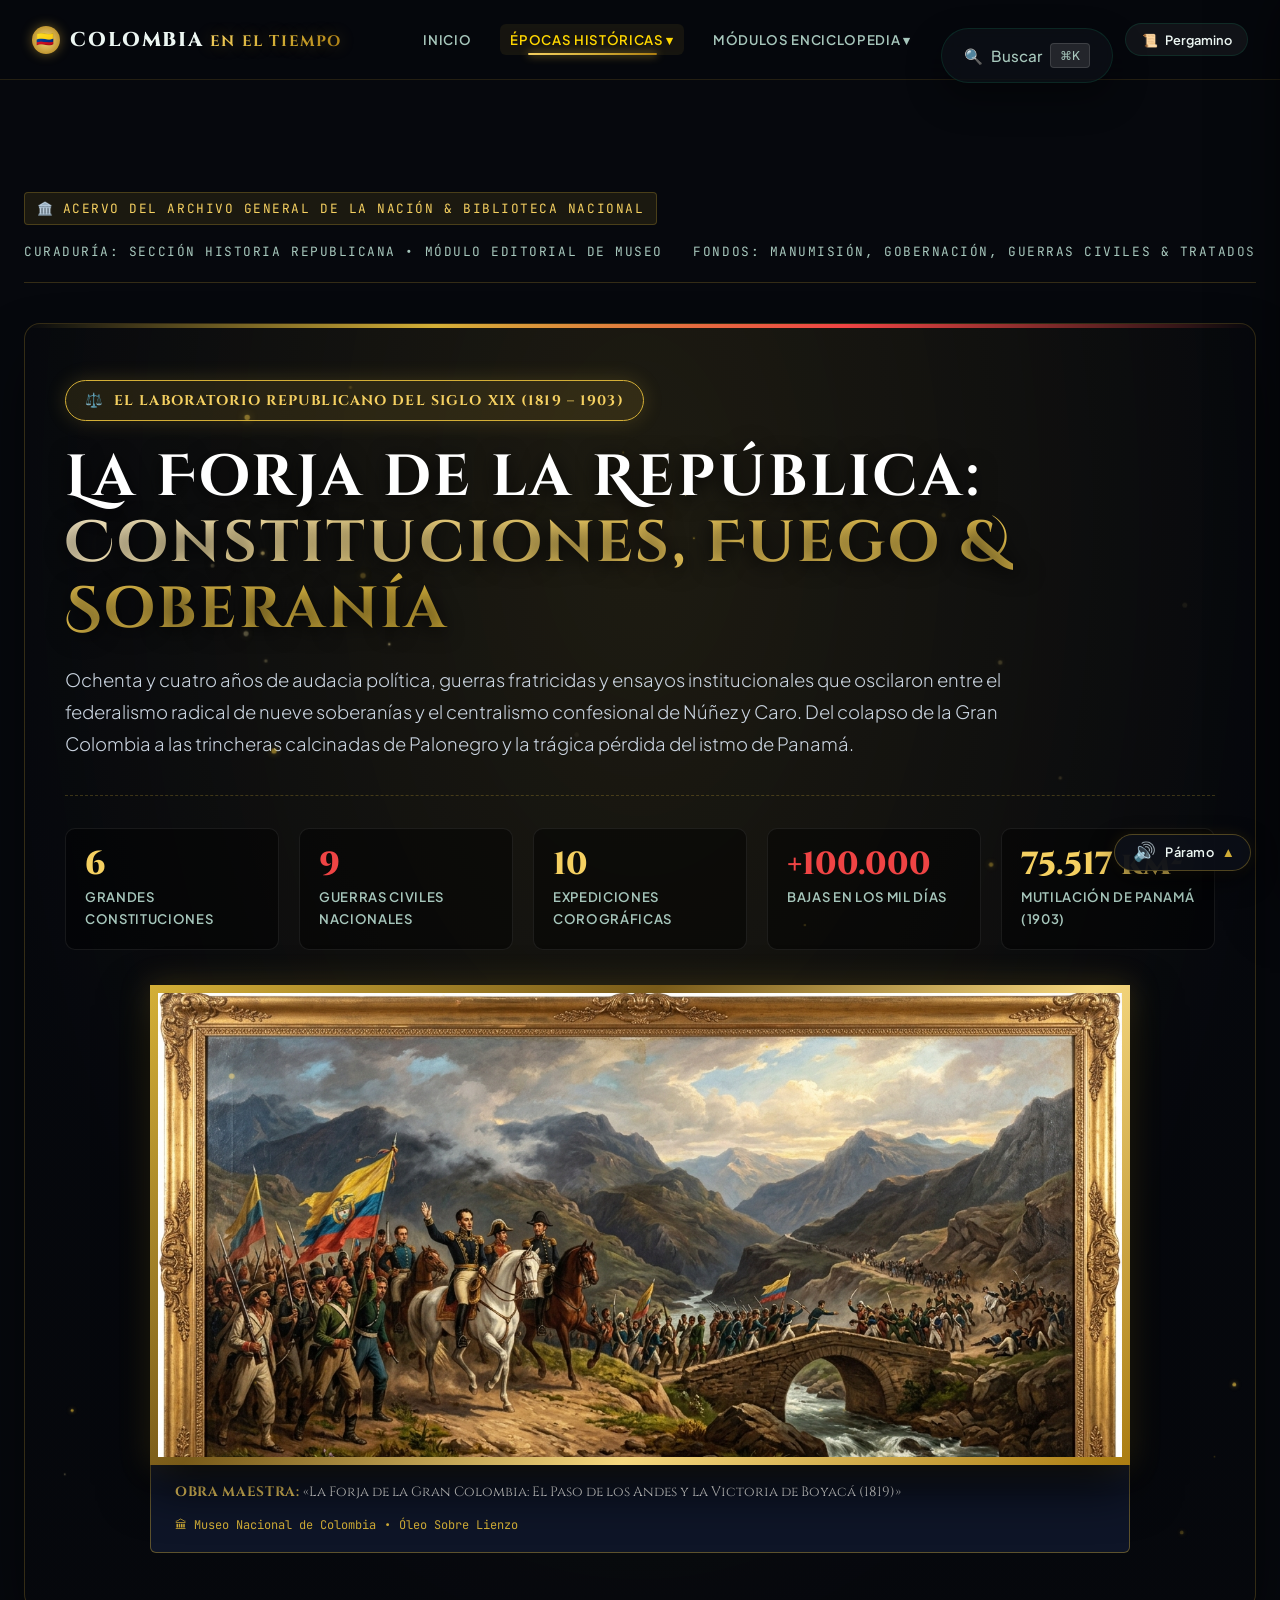
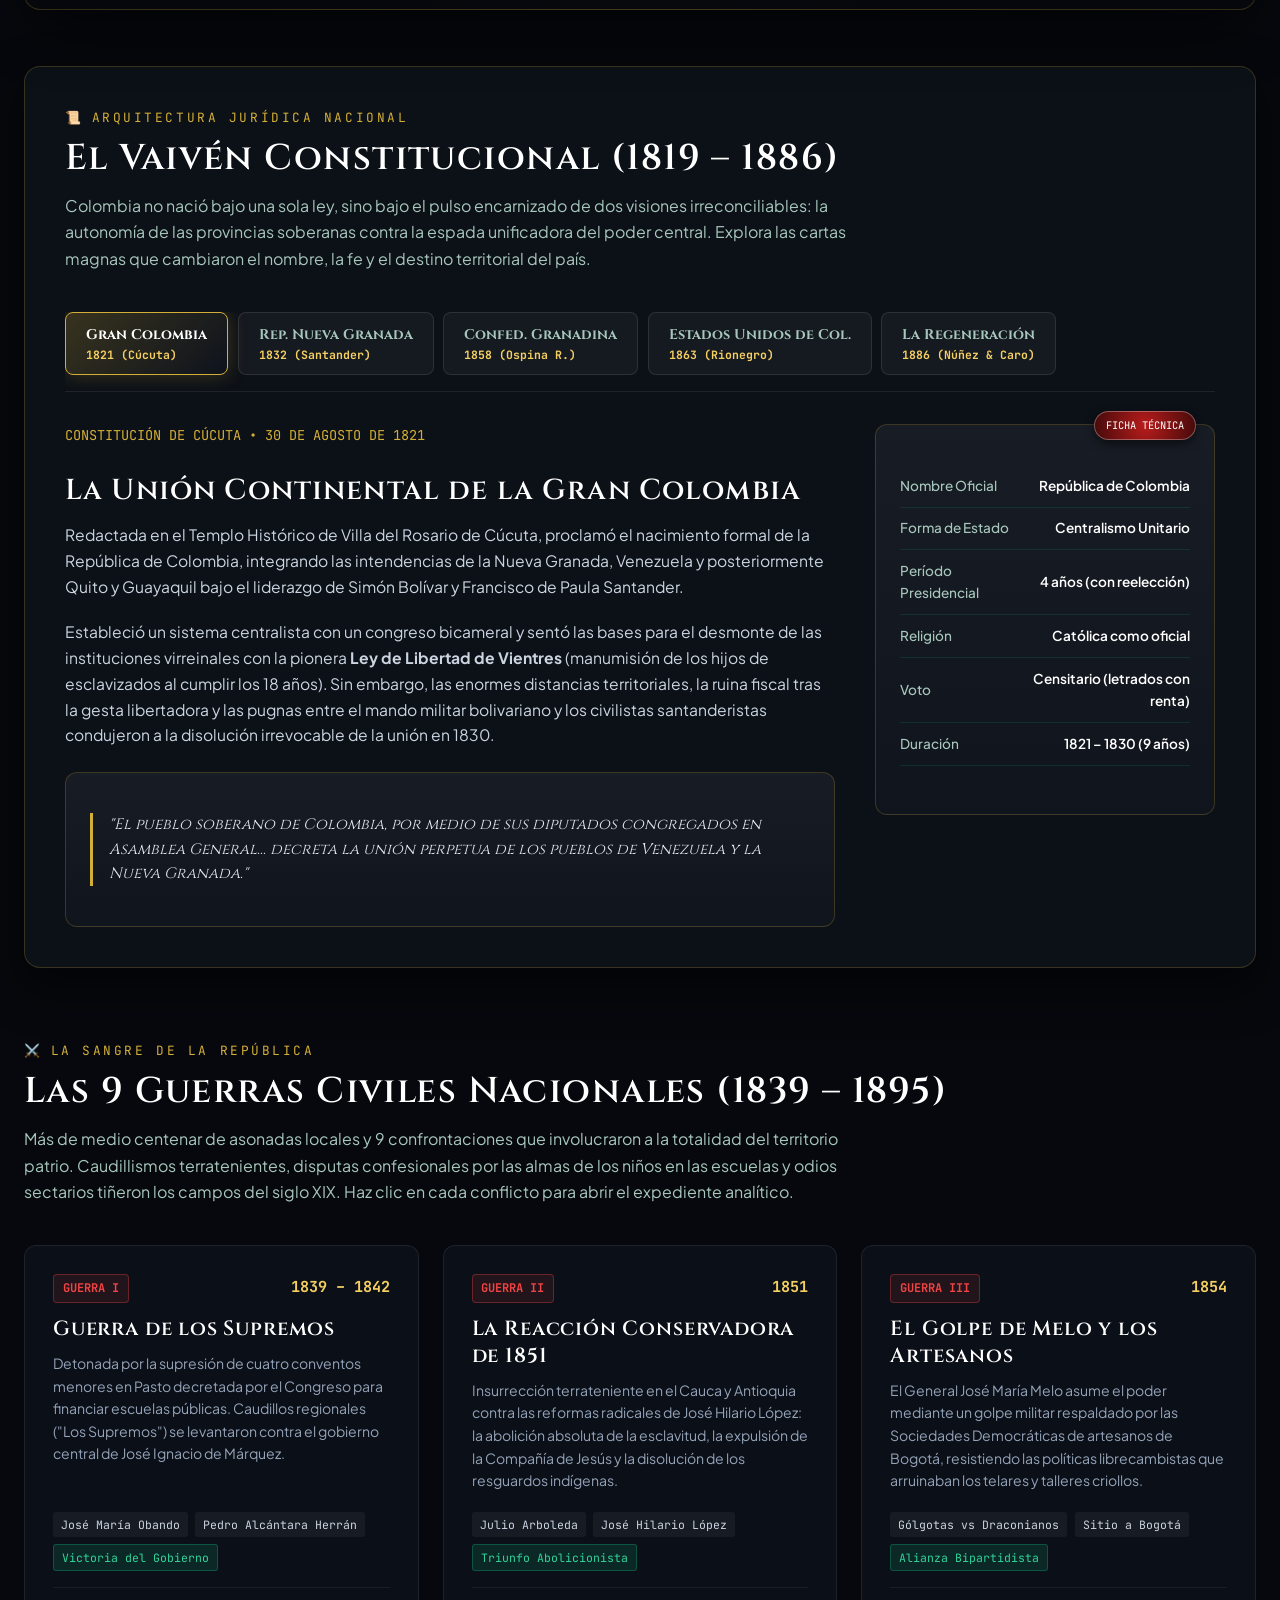
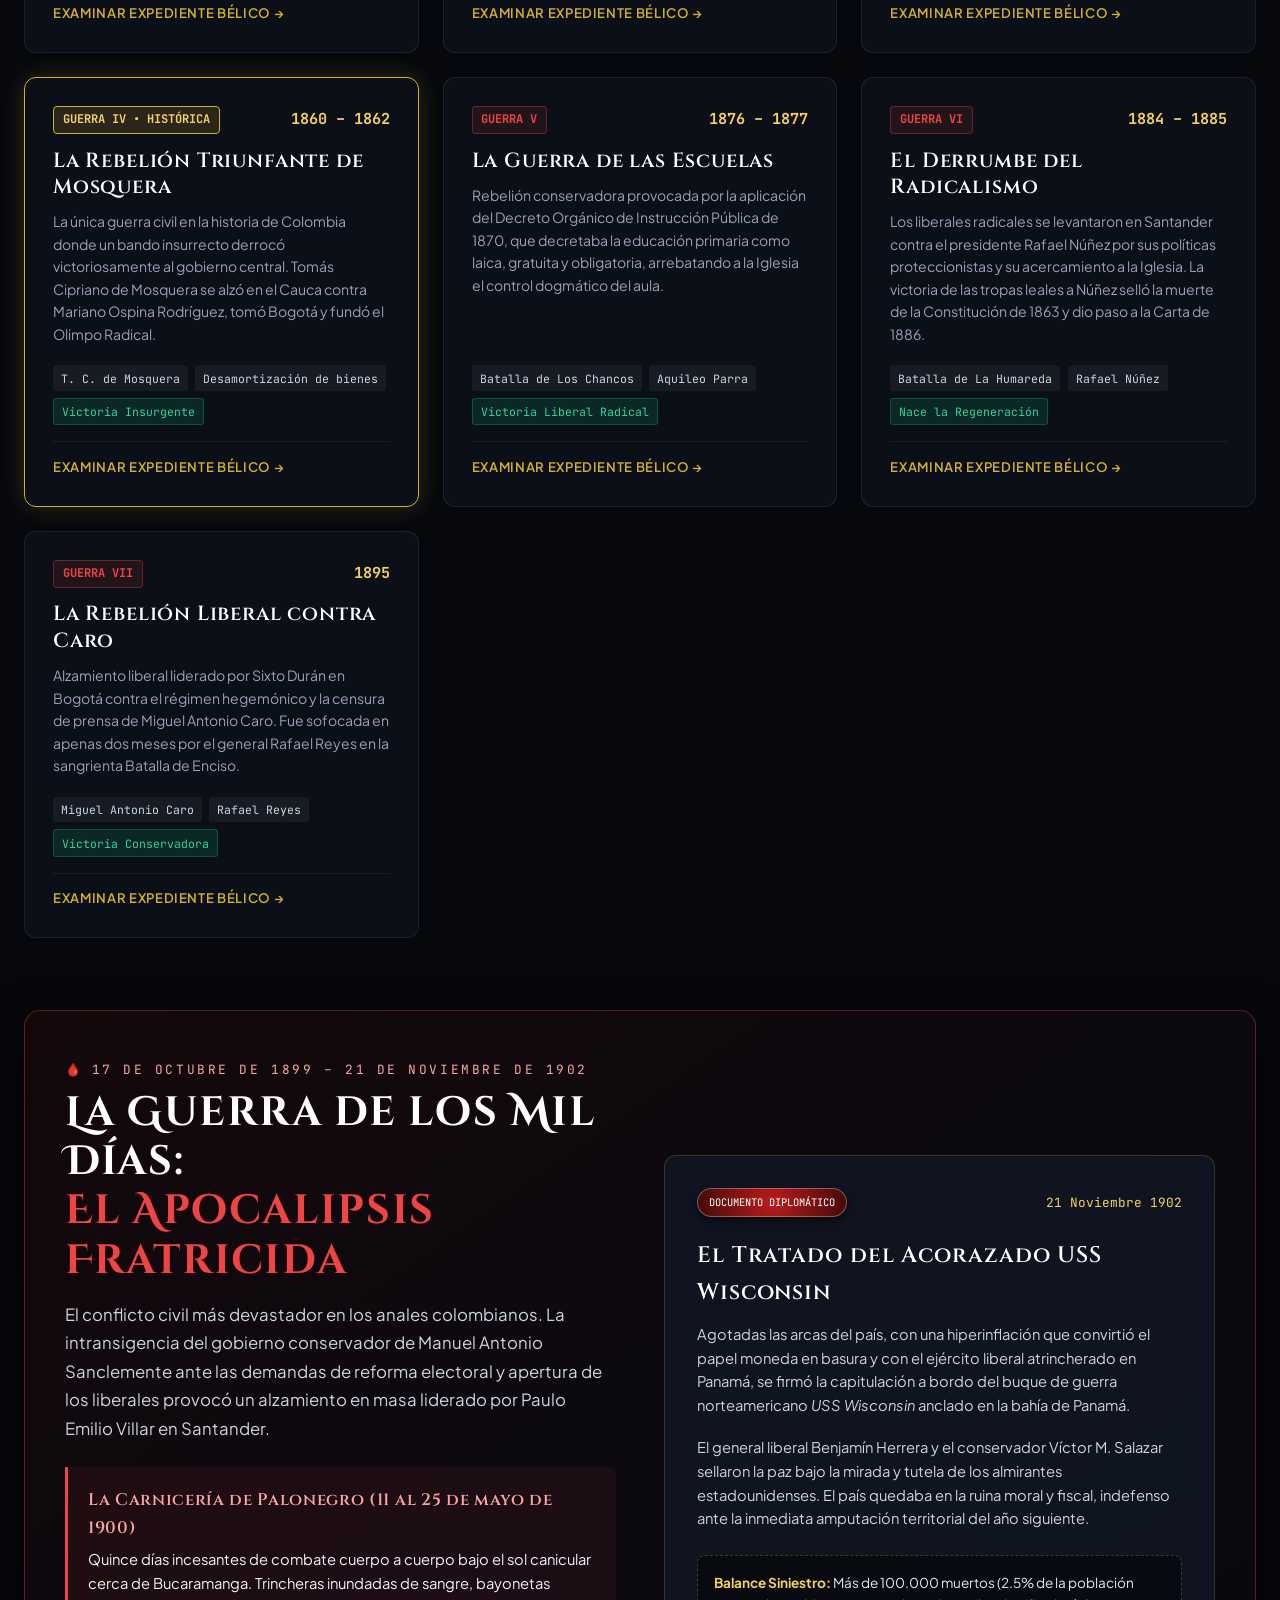
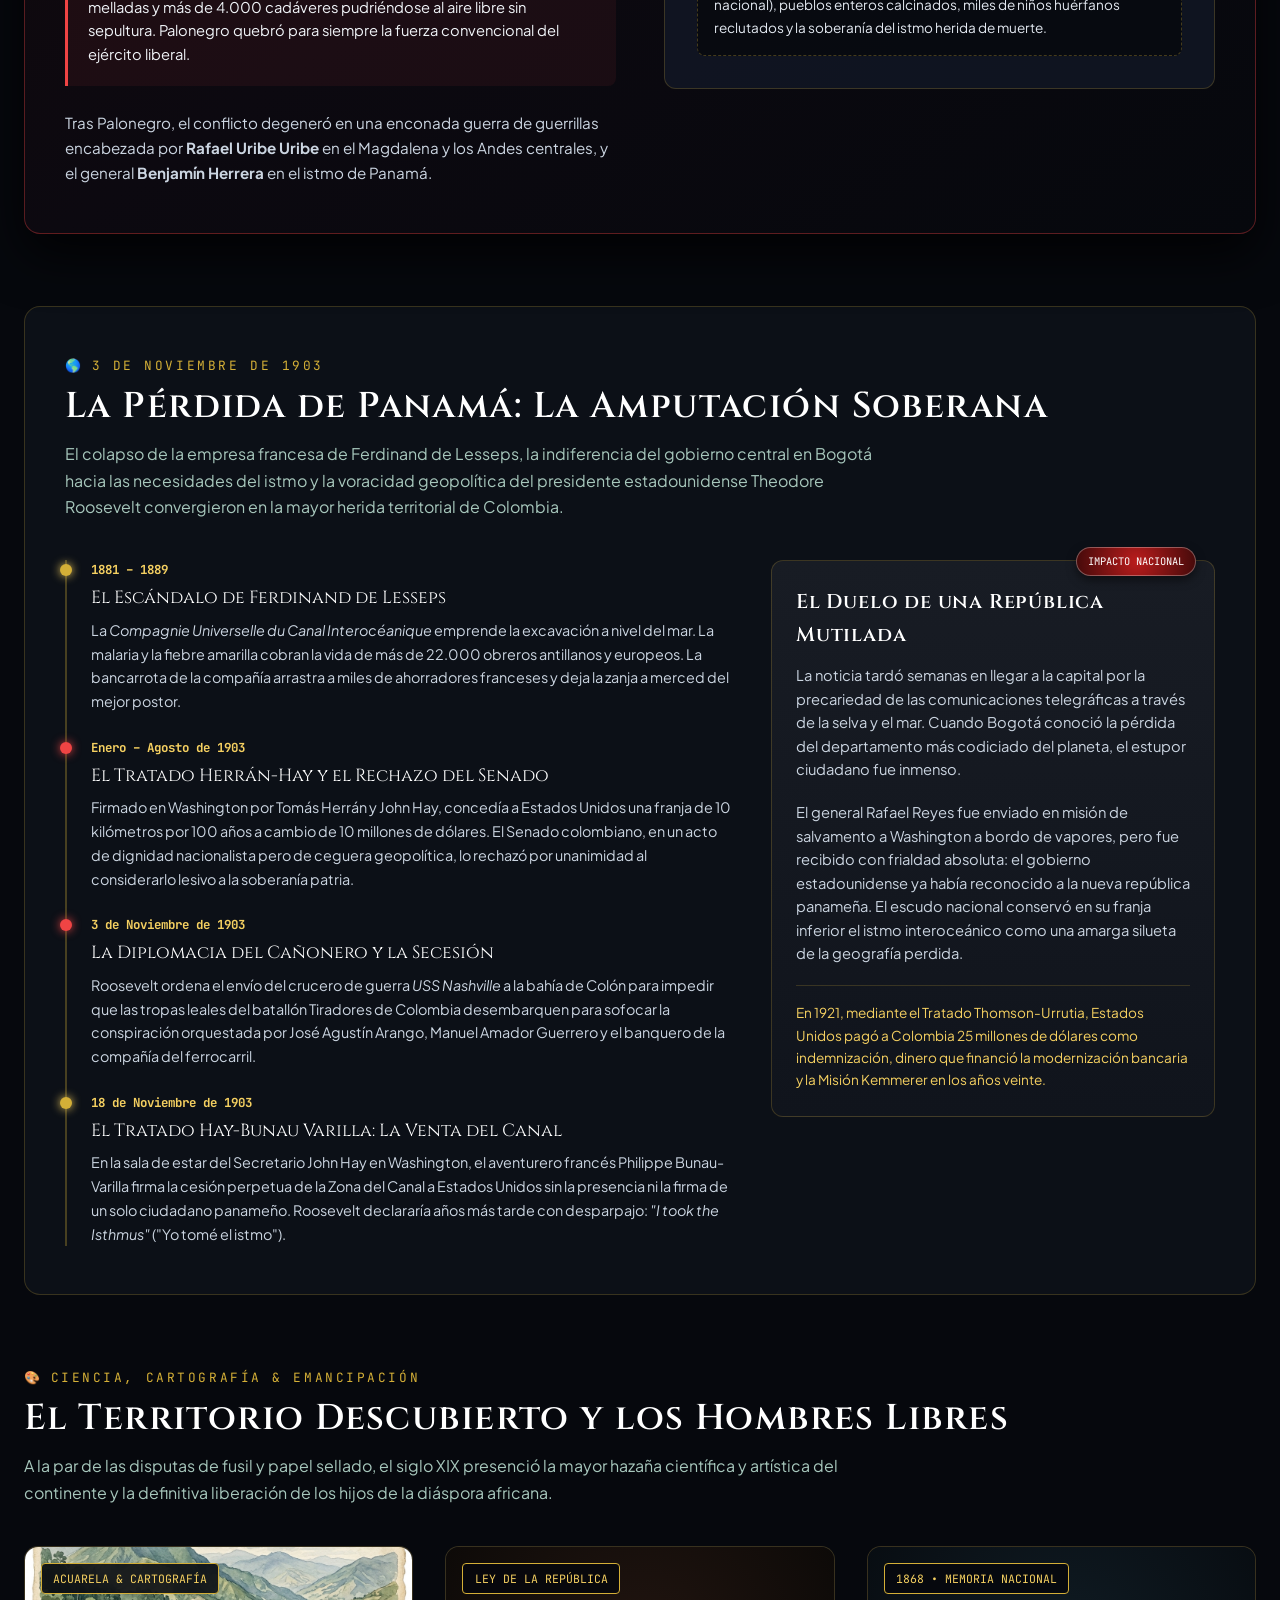
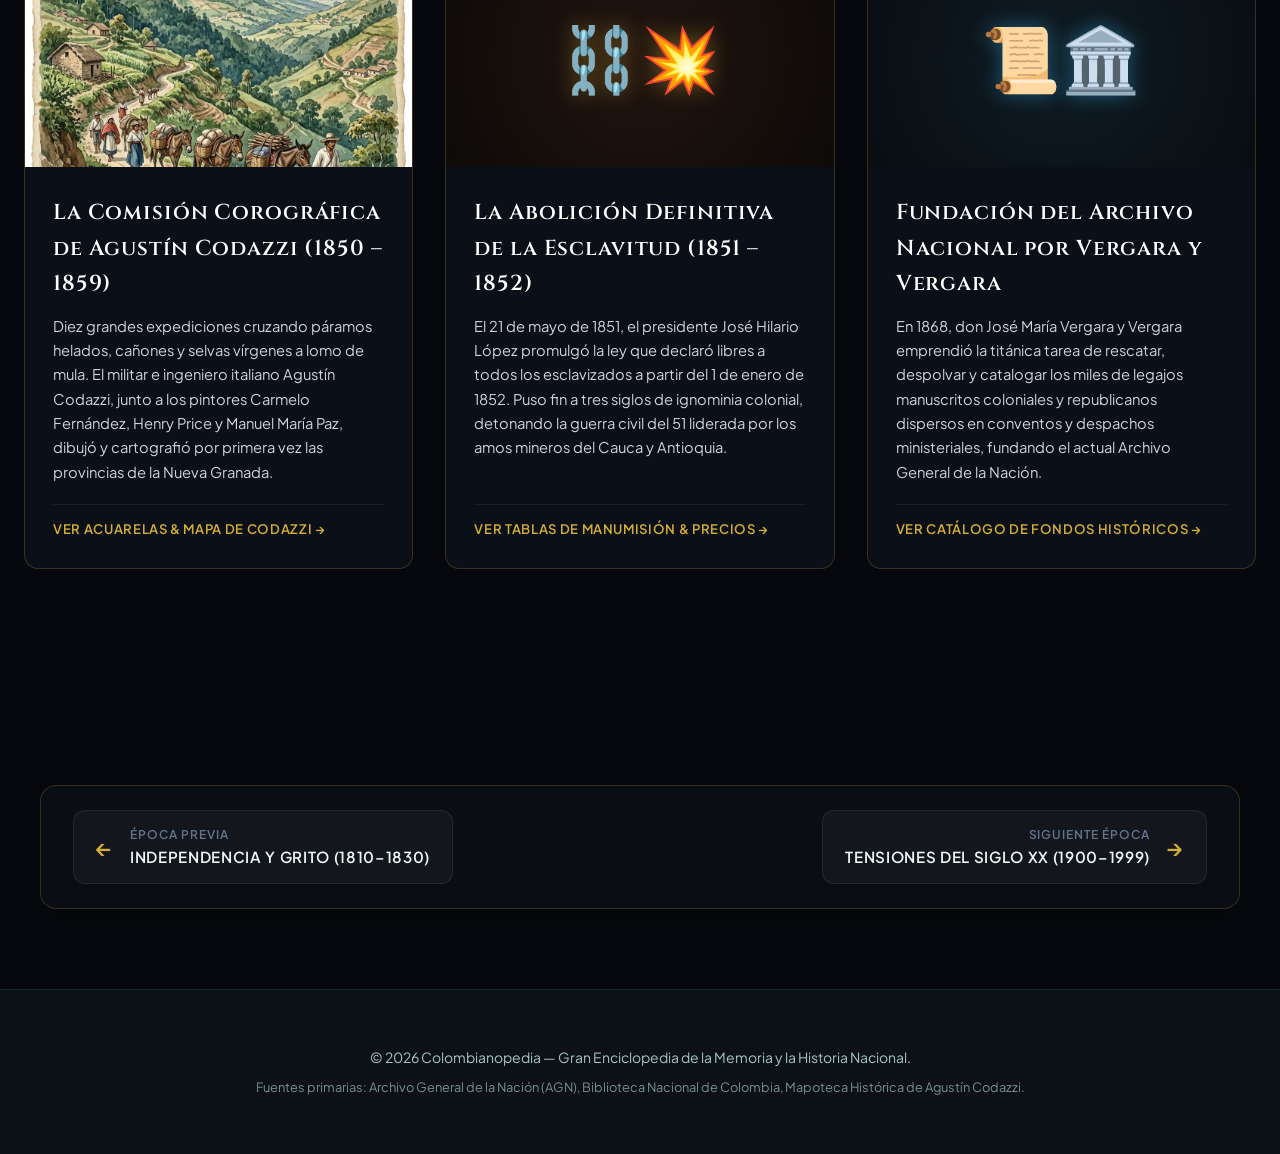
<file: siglo-xix.html>
<!DOCTYPE html>
<html lang="es">
<head>
  <meta charset="UTF-8">
  <meta name="viewport" content="width=device-width, initial-scale=1.0">
  <title>El Siglo XIX: El Laboratorio Republicano (1819 - 1903) — Colombianopedia</title>
  <meta name="description" content="Museo digital del siglo XIX en Colombia: vaivén constitucional (de Cúcuta a 1886), las 9 guerras civiles, la Comisión Corográfica, la Guerra de los Mil Días y la dolorosa secesión de Panamá.">


  <meta name="theme-color" content="#06080d">
  <link rel="icon" type="image/svg+xml" href="assets/images/icon-colombianopedia.svg">
  <link rel="manifest" href="manifest.json">

  <!-- Tipografías de Museo y Jerarquía Editorial -->
  <link rel="preconnect" href="https://fonts.googleapis.com">
  <link rel="preconnect" href="https://fonts.gstatic.com" crossorigin>
  <link href="https://fonts.googleapis.com/css2?family=Cinzel+Decorative:wght@700;900&family=Cinzel:wght@500;600;700;800;900&family=Plus+Jakarta+Sans:ital,wght@0,300;0,400;0,500;0,600;0,700;1,400&family=JetBrains+Mono:wght@400;500;700&display=swap" rel="stylesheet">

  <link rel="stylesheet" href="css/style.css?v=3.0">

  <link rel="expect" href="#hero-section" blocking="render">

  <style>
    /* ==========================================================================
       ESTILOS DE MUSEO: EL LABORATORIO REPUBLICANO DEL SIGLO XIX
       ========================================================================== */
    :root {
      --header-height: 80px;
      --font-display: 'Cinzel Decorative', 'Cinzel', serif;
      --font-title: 'Cinzel', serif;
      --font-body: 'Plus Jakarta Sans', sans-serif;
      --font-mono: 'JetBrains Mono', monospace;
      
      --crimson-conflict: #ef4444;
      --crimson-dark: #991b1b;
      --gold-primary: #d4af37;
      --gold-light: #f5d061;
      --gold-deep: #aa7c11;
      --obsidian-base: #06080d;
      --obsidian-surface: #0c1017;
      --obsidian-card: rgba(14, 19, 29, 0.72);
      --border-parchment: rgba(212, 175, 55, 0.22);
      --border-danger: rgba(239, 68, 68, 0.35);
    }

    body {
      background-color: var(--obsidian-base);
      color: #e2e8f0;
      font-family: var(--font-body);
      overflow-x: hidden;
      line-height: 1.65;
    }

    /* REGLA P0 ESTRICTA: DESPEJE DE CABECERA INSTITUCIONAL */
    .century-main-container {
      padding-top: calc(var(--header-height, 80px) + 2rem) !important;
      max-width: 1280px;
      margin: 0 auto;
      padding-left: 1.5rem;
      padding-right: 1.5rem;
      padding-bottom: 5rem;
      position: relative;
    }

    /* Membrete de Archivo Nacional */
    .archival-header-strip {
      display: flex;
      justify-content: space-between;
      align-items: center;
      flex-wrap: wrap;
      gap: 1rem;
      padding-bottom: 1.25rem;
      border-bottom: 1px solid var(--border-parchment);
      margin-bottom: 2.5rem;
      font-family: var(--font-mono);
      font-size: 0.8rem;
      text-transform: uppercase;
      letter-spacing: 0.12em;
      color: var(--text-secondary);
    }

    .archival-strip-badge {
      display: inline-flex;
      align-items: center;
      gap: 0.5rem;
      color: var(--gold-light);
      background: rgba(212, 175, 55, 0.1);
      padding: 0.3rem 0.75rem;
      border-radius: 4px;
      border: 1px solid rgba(212, 175, 55, 0.25);
    }

    /* Hero Monumental */
    .hero-monumental-xix {
      position: relative;
      background: radial-gradient(ellipse at 50% 15%, rgba(212, 175, 55, 0.12) 0%, rgba(6, 8, 13, 0.95) 75%);
      border: 1px solid var(--border-parchment);
      border-radius: 16px;
      padding: 3.5rem 2.5rem;
      margin-bottom: 3.5rem;
      box-shadow: 0 25px 60px -15px rgba(0, 0, 0, 0.8);
      overflow: hidden;
    }

    .hero-monumental-xix::before {
      content: "";
      position: absolute;
      top: 0;
      left: 0;
      right: 0;
      height: 4px;
      background: linear-gradient(90deg, transparent, var(--gold-primary), var(--crimson-conflict), transparent);
    }

    .temporal-distinction-badge {
      display: inline-flex;
      align-items: center;
      gap: 0.6rem;
      background: rgba(212, 175, 55, 0.12);
      border: 1px solid var(--gold-primary);
      padding: 0.5rem 1.2rem;
      border-radius: 30px;
      color: var(--gold-light);
      font-family: var(--font-title);
      font-size: 0.88rem;
      font-weight: 700;
      letter-spacing: 0.08em;
      text-transform: uppercase;
      margin-bottom: 1.5rem;
      box-shadow: 0 0 20px rgba(212, 175, 55, 0.2);
    }

    .hero-monumental-xix h1 {
      font-family: var(--font-display);
      font-size: clamp(2.2rem, 4.5vw, 3.8rem);
      line-height: 1.15;
      color: #fff;
      margin-bottom: 1.25rem;
      text-shadow: 0 4px 20px rgba(0, 0, 0, 0.9);
    }

    .hero-monumental-xix h1 .gold-accent {
      background: linear-gradient(135deg, #fff2cf 0%, #f5d061 40%, #d4af37 100%);
      -webkit-background-clip: text;
      -webkit-text-fill-color: transparent;
    }

    .hero-lead-text {
      font-size: 1.15rem;
      line-height: 1.75;
      color: #cbd5e1;
      max-width: 960px;
      margin-bottom: 2.2rem;
      font-weight: 300;
    }

    /* Barra de Cifras del Siglo (HUD de Museo) */
    .century-stats-hud {
      display: grid;
      grid-template-columns: repeat(auto-fit, minmax(210px, 1fr));
      gap: 1.25rem;
      margin-top: 1.5rem;
      padding-top: 2rem;
      border-top: 1px dashed rgba(212, 175, 55, 0.25);
    }

    .stat-pill {
      background: rgba(0, 0, 0, 0.45);
      border: 1px solid rgba(255, 255, 255, 0.08);
      border-radius: 10px;
      padding: 1.2rem;
      transition: all 0.3s ease;
    }

    .stat-pill:hover {
      border-color: var(--gold-primary);
      transform: translateY(-3px);
      box-shadow: 0 10px 25px rgba(0, 0, 0, 0.5);
    }

    .stat-num {
      font-family: var(--font-title);
      font-size: 2rem;
      font-weight: 800;
      color: var(--gold-light);
      line-height: 1;
      margin-bottom: 0.35rem;
    }

    .stat-num.crimson {
      color: var(--crimson-conflict);
    }

    .stat-label {
      font-size: 0.82rem;
      color: var(--text-secondary);
      text-transform: uppercase;
      letter-spacing: 0.05em;
    }

    /* Títulos de Sección de Museo */
    .museum-section-header {
      margin-bottom: 2.5rem;
      position: relative;
    }

    .section-eyebrow {
      font-family: var(--font-mono);
      font-size: 0.8rem;
      text-transform: uppercase;
      letter-spacing: 0.2em;
      color: var(--gold-primary);
      margin-bottom: 0.5rem;
      display: flex;
      align-items: center;
      gap: 0.5rem;
    }

    .section-headline {
      font-family: var(--font-title);
      font-size: clamp(1.6rem, 2.8vw, 2.4rem);
      color: #fff;
      line-height: 1.25;
      margin-bottom: 0.75rem;
    }

    .section-subtext {
      color: var(--text-secondary);
      max-width: 820px;
      font-size: 1rem;
    }

    /* MÓDULO 1: EL VAIVÉN CONSTITUCIONAL INTERACTIVO */
    .constitution-module {
      background: var(--obsidian-surface);
      border: 1px solid var(--border-parchment);
      border-radius: 16px;
      padding: 2.5rem;
      margin-bottom: 4.5rem;
      box-shadow: 0 18px 45px rgba(0, 0, 0, 0.6);
    }

    .constitution-nav-tabs {
      display: flex;
      gap: 0.6rem;
      overflow-x: auto;
      padding-bottom: 1rem;
      margin-bottom: 2rem;
      border-bottom: 1px solid rgba(255, 255, 255, 0.08);
      scrollbar-width: thin;
      scrollbar-color: var(--gold-deep) transparent;
    }

    .const-tab-btn {
      background: rgba(255, 255, 255, 0.04);
      border: 1px solid rgba(255, 255, 255, 0.1);
      color: var(--text-secondary);
      padding: 0.75rem 1.25rem;
      border-radius: 8px;
      cursor: pointer;
      font-family: var(--font-title);
      font-size: 0.88rem;
      font-weight: 700;
      white-space: nowrap;
      transition: all 0.25s ease;
      display: flex;
      flex-direction: column;
      align-items: flex-start;
      gap: 0.2rem;
    }

    .const-tab-btn .tab-year {
      font-family: var(--font-mono);
      font-size: 0.72rem;
      color: var(--gold-light);
    }

    .const-tab-btn:hover {
      background: rgba(212, 175, 55, 0.12);
      border-color: var(--gold-primary);
      color: #fff;
    }

    .const-tab-btn.active {
      background: linear-gradient(135deg, rgba(212, 175, 55, 0.22) 0%, rgba(14, 19, 29, 0.95) 100%);
      border-color: var(--gold-primary);
      color: #fff;
      box-shadow: 0 0 20px rgba(212, 175, 55, 0.25);
    }

    .const-card-content {
      display: none;
      animation: fadeIn 0.35s ease forwards;
    }

    .const-card-content.active {
      display: grid;
      grid-template-columns: 1fr 340px;
      gap: 2.5rem;
    }

    @media (max-width: 900px) {
      .const-card-content.active {
        grid-template-columns: 1fr;
      }
    }

    .const-text-pane h3 {
      font-family: var(--font-title);
      font-size: 1.8rem;
      color: #fff;
      margin-bottom: 0.5rem;
    }

    .const-subtitle {
      font-family: var(--font-mono);
      font-size: 0.85rem;
      color: var(--gold-primary);
      margin-bottom: 1.25rem;
    }

    .const-text-pane p {
      color: #cbd5e1;
      margin-bottom: 1.2rem;
      font-size: 0.98rem;
    }

    .parchment-facsimile {
      background: linear-gradient(180deg, #181c24 0%, #10141c 100%);
      border: 1px solid var(--border-parchment);
      border-radius: 12px;
      padding: 1.5rem;
      position: relative;
    }

    .facsimile-seal {
      position: absolute;
      top: -14px;
      right: 18px;
      background: radial-gradient(circle, #b91c1c 0%, #450a0a 100%);
      color: #fff;
      font-family: var(--font-mono);
      font-size: 0.65rem;
      padding: 0.3rem 0.7rem;
      border-radius: 20px;
      border: 1px solid rgba(255, 255, 255, 0.3);
      text-transform: uppercase;
      box-shadow: 0 4px 10px rgba(0, 0, 0, 0.5);
    }

    .facsimile-quote {
      font-family: 'Cinzel', serif;
      font-style: italic;
      color: #e2e8f0;
      font-size: 0.95rem;
      line-height: 1.6;
      border-left: 3px solid var(--gold-primary);
      padding-left: 1rem;
      margin: 1rem 0;
    }

    .spec-table {
      width: 100%;
      border-collapse: collapse;
      font-size: 0.85rem;
      margin-top: 1rem;
    }

    .spec-table tr {
      border-bottom: 1px solid rgba(255, 255, 255, 0.06);
    }

    .spec-table td {
      padding: 0.6rem 0;
    }

    .spec-table td:first-child {
      color: var(--text-secondary);
      font-weight: 500;
      width: 45%;
    }

    .spec-table td:last-child {
      color: #fff;
      font-weight: 600;
      text-align: right;
    }

    /* MÓDULO 2: LAS 9 GUERRAS CIVILES NACIONALES */
    .wars-timeline-module {
      margin-bottom: 4.5rem;
    }

    .wars-interactive-grid {
      display: grid;
      grid-template-columns: repeat(auto-fit, minmax(350px, 1fr));
      gap: 1.5rem;
    }

    .war-card {
      background: var(--obsidian-card);
      border: 1px solid rgba(255, 255, 255, 0.08);
      border-radius: 12px;
      padding: 1.75rem;
      position: relative;
      transition: all 0.3s ease;
      display: flex;
      flex-direction: column;
      cursor: pointer;
    }

    .war-card:hover {
      border-color: var(--crimson-conflict);
      transform: translateY(-4px);
      box-shadow: 0 15px 35px rgba(239, 68, 68, 0.18);
    }

    .war-card.highlight {
      border-color: var(--gold-primary);
      box-shadow: 0 0 25px rgba(212, 175, 55, 0.2);
    }

    .war-card-header {
      display: flex;
      justify-content: space-between;
      align-items: flex-start;
      margin-bottom: 0.85rem;
    }

    .war-number {
      font-family: var(--font-mono);
      font-size: 0.75rem;
      color: var(--crimson-conflict);
      background: rgba(239, 68, 68, 0.1);
      border: 1px solid var(--border-danger);
      padding: 0.2rem 0.55rem;
      border-radius: 4px;
      text-transform: uppercase;
      font-weight: 700;
    }

    .war-years {
      font-family: var(--font-mono);
      font-size: 0.95rem;
      font-weight: 700;
      color: var(--gold-light);
    }

    .war-title {
      font-family: var(--font-title);
      font-size: 1.28rem;
      color: #fff;
      margin-bottom: 0.6rem;
      line-height: 1.3;
    }

    .war-casus {
      font-size: 0.88rem;
      color: #94a3b8;
      margin-bottom: 1.25rem;
      flex-grow: 1;
      line-height: 1.6;
    }

    .war-meta-pills {
      display: flex;
      flex-wrap: wrap;
      gap: 0.45rem;
      margin-bottom: 1rem;
    }

    .war-pill {
      font-size: 0.72rem;
      font-family: var(--font-mono);
      padding: 0.2rem 0.5rem;
      border-radius: 3px;
      background: rgba(255, 255, 255, 0.05);
      color: #cbd5e1;
    }

    .war-pill.winner {
      background: rgba(16, 185, 129, 0.15);
      color: #34d399;
      border: 1px solid rgba(16, 185, 129, 0.3);
    }

    .war-inspect-trigger {
      display: inline-flex;
      align-items: center;
      gap: 0.4rem;
      color: var(--gold-primary);
      font-size: 0.82rem;
      font-weight: 600;
      text-transform: uppercase;
      letter-spacing: 0.05em;
      margin-top: auto;
      border-top: 1px solid rgba(255, 255, 255, 0.06);
      padding-top: 0.85rem;
    }

    /* MÓDULO 3: LA GUERRA DE LOS MIL DÍAS */
    .mil-dias-showcase {
      background: linear-gradient(145deg, #14080a 0%, #0c0910 50%, #06080d 100%);
      border: 1px solid var(--border-danger);
      border-radius: 16px;
      padding: 3rem 2.5rem;
      margin-bottom: 4.5rem;
      position: relative;
      box-shadow: 0 20px 50px rgba(0, 0, 0, 0.8);
    }

    .mil-dias-grid {
      display: grid;
      grid-template-columns: 1fr 1fr;
      gap: 3rem;
      align-items: center;
    }

    @media (max-width: 900px) {
      .mil-dias-grid {
        grid-template-columns: 1fr;
        gap: 2rem;
      }
    }

    .tragedy-headline {
      font-family: var(--font-display);
      font-size: clamp(1.8rem, 3.2vw, 2.6rem);
      color: #fff;
      line-height: 1.2;
      margin-bottom: 1rem;
    }

    .palonegro-box {
      background: rgba(239, 68, 68, 0.07);
      border-left: 3px solid var(--crimson-conflict);
      padding: 1.25rem;
      border-radius: 0 8px 8px 0;
      margin: 1.5rem 0;
    }

    .palonegro-box h4 {
      font-family: var(--font-title);
      color: #fca5a5;
      margin-bottom: 0.35rem;
      font-size: 1.05rem;
    }

    .palonegro-box p {
      font-size: 0.92rem;
      color: #f1f5f9;
      line-height: 1.6;
    }

    .wisconsin-treaty-card {
      background: rgba(18, 24, 38, 0.8);
      border: 1px solid var(--border-parchment);
      border-radius: 12px;
      padding: 2rem;
    }

    /* MÓDULO 4: LA PÉRDIDA DE PANAMÁ */
    .panama-module {
      background: var(--obsidian-surface);
      border: 1px solid var(--border-parchment);
      border-radius: 16px;
      padding: 3rem 2.5rem;
      margin-bottom: 4.5rem;
    }

    .panama-grid {
      display: grid;
      grid-template-columns: 1.2fr 0.8fr;
      gap: 2.5rem;
    }

    @media (max-width: 900px) {
      .panama-grid {
        grid-template-columns: 1fr;
      }
    }

    .chronicle-timeline {
      position: relative;
      padding-left: 1.5rem;
      border-left: 2px solid rgba(212, 175, 55, 0.3);
      display: flex;
      flex-direction: column;
      gap: 1.5rem;
    }

    .chronicle-node {
      position: relative;
    }

    .chronicle-node::before {
      content: "";
      position: absolute;
      left: -1.95rem;
      top: 0.25rem;
      width: 12px;
      height: 12px;
      border-radius: 50%;
      background: var(--gold-primary);
      box-shadow: 0 0 10px var(--gold-light);
    }

    .chronicle-node.danger::before {
      background: var(--crimson-conflict);
      box-shadow: 0 0 10px var(--crimson-conflict);
    }

    .chronicle-year {
      font-family: var(--font-mono);
      font-size: 0.78rem;
      color: var(--gold-light);
      font-weight: 700;
    }

    .chronicle-heading {
      font-family: var(--font-title);
      font-size: 1.1rem;
      color: #fff;
      margin: 0.2rem 0 0.35rem 0;
    }

    .chronicle-body {
      font-size: 0.9rem;
      color: #cbd5e1;
    }

    /* MÓDULO 5: TRANSFORMACIONES SOCIALES Y COMISIÓN COROGRÁFICA */
    .patrimonio-module {
      margin-bottom: 4.5rem;
    }

    .patrimonio-grid {
      display: grid;
      grid-template-columns: repeat(auto-fit, minmax(360px, 1fr));
      gap: 2rem;
    }

    .patrimonio-card {
      background: var(--obsidian-card);
      border: 1px solid var(--border-parchment);
      border-radius: 14px;
      overflow: hidden;
      display: flex;
      flex-direction: column;
      transition: all 0.3s ease;
    }

    .patrimonio-card:hover {
      transform: translateY(-4px);
      box-shadow: 0 15px 35px rgba(0, 0, 0, 0.6);
      border-color: var(--gold-primary);
    }

    .patrimonio-img-wrap {
      width: 100%;
      height: 220px;
      background: #11141c;
      overflow: hidden;
      position: relative;
    }

    .patrimonio-img-wrap img {
      width: 100%;
      height: 100%;
      object-fit: cover;
      transition: transform 0.5s ease;
    }

    .patrimonio-card:hover .patrimonio-img-wrap img {
      transform: scale(1.05);
    }

    .patrimonio-badge {
      position: absolute;
      top: 1rem;
      left: 1rem;
      background: rgba(6, 8, 13, 0.85);
      backdrop-filter: blur(8px);
      border: 1px solid var(--gold-primary);
      color: var(--gold-light);
      font-family: var(--font-mono);
      font-size: 0.72rem;
      padding: 0.3rem 0.7rem;
      border-radius: 4px;
      text-transform: uppercase;
    }

    .patrimonio-content {
      padding: 1.75rem;
      display: flex;
      flex-direction: column;
      flex-grow: 1;
    }

    .patrimonio-content h3 {
      font-family: var(--font-title);
      font-size: 1.35rem;
      color: #fff;
      margin-bottom: 0.75rem;
    }

    .patrimonio-content p {
      font-size: 0.92rem;
      color: #cbd5e1;
      line-height: 1.65;
      margin-bottom: 1.25rem;
      flex-grow: 1;
    }

    /* MODAL DE MUSEO UNIVERSAL */
    .museum-modal-backdrop {
      display: none;
      position: fixed;
      top: 0;
      left: 0;
      width: 100%;
      height: 100%;
      background: rgba(4, 6, 10, 0.85);
      backdrop-filter: blur(16px);
      z-index: 2000;
      justify-content: center;
      align-items: center;
      padding: 1.5rem;
      animation: fadeIn 0.25s ease forwards;
    }

    .museum-modal-backdrop.open {
      display: flex;
    }

    .museum-modal-box {
      background: #0d111a;
      border: 1px solid var(--gold-primary);
      border-radius: 16px;
      max-width: 780px;
      width: 100%;
      max-height: 90vh;
      overflow-y: auto;
      padding: 2.5rem;
      position: relative;
      box-shadow: 0 30px 70px rgba(0, 0, 0, 0.9), 0 0 30px rgba(212, 175, 55, 0.2);
    }

    .modal-close-btn {
      position: absolute;
      top: 1.25rem;
      right: 1.25rem;
      background: rgba(255, 255, 255, 0.08);
      border: 1px solid rgba(255, 255, 255, 0.15);
      color: #fff;
      width: 36px;
      height: 36px;
      border-radius: 50%;
      display: flex;
      align-items: center;
      justify-content: center;
      cursor: pointer;
      font-size: 1.2rem;
      transition: all 0.2s ease;
    }

    .modal-close-btn:hover {
      background: var(--crimson-conflict);
      border-color: var(--crimson-conflict);
    }

    /* Animaciones */
    @keyframes fadeIn {
      from { opacity: 0; transform: translateY(10px); }
      to { opacity: 1; transform: translateY(0); }
    }
  </style>
</head>
<body data-theme="siglo-xix">

  <!-- ==========================================
       CABECERA INSTITUCIONAL UNIFICADA
       ========================================== -->
  <header>
    <div class="header-left">
      <a href="index.html" class="logo-monumental" aria-label="Inicio de Colombianopedia">
        <span class="logo-badge-icon">🇨🇴</span>
        <span>COLOMBIA <span class="gold-text">EN EL TIEMPO</span></span>
      </a>
    </div>

    <nav class="nav-container" aria-label="Navegación principal">
      <div class="nav-links-cluster" id="mainNavLinks">
        <!-- 1. Inicio -->
        <a href="index.html" class="nav-item-link">Inicio</a>

        <!-- 2 a 7. Dropdown de las 6 Épocas Históricas -->
        <div class="nav-dropdown">
          <button type="button" class="dropdown-trigger-btn active" aria-haspopup="true" aria-expanded="false">
            Épocas Históricas ▾
          </button>
          <ul class="nav-dropdown-menu">
            <li>
              <a href="precolombina.html">
                <span>Época Precolombina</span>
                <span class="menu-era-tag">Origen</span>
              </a>
            </li>
            <li>
              <a href="colonia.html">
                <span>Conquista y Colonia</span>
                <span class="menu-era-tag">1492–1810</span>
              </a>
            </li>
            <li>
              <a href="independencia.html">
                <span>Independencia y Grito</span>
                <span class="menu-era-tag">1810–1830</span>
              </a>
            </li>
            <li>
              <a href="siglo-xix.html" class="active">
                <span>República (Siglo XIX)</span>
                <span class="menu-era-tag">1830–1899</span>
              </a>
            </li>
            <li>
              <a href="siglo-xx.html">
                <span>Tensiones del Siglo XX</span>
                <span class="menu-era-tag">1900–1999</span>
              </a>
            </li>
            <li>
              <a href="memoria.html">
                <span>Memoria y Paz (Siglo XXI)</span>
                <span class="menu-era-tag">2000–Pres.</span>
              </a>
            </li>
          </ul>
        </div>

        <!-- 8 a 14. Dropdown de los 7 Módulos de la Enciclopedia -->
        <div class="nav-dropdown">
          <button type="button" class="dropdown-trigger-btn" aria-haspopup="true" aria-expanded="false">
            Módulos Enciclopedia ▾
          </button>
          <ul class="nav-dropdown-menu">
            <li><a href="otras-culturas.html">🏛️ Atlas de las 115 Tribus</a></li>
            <li><a href="muiscas.html">✨ Enciclopedia Muisca & Dorado</a></li>
            <li><a href="geografia-y-geologia.html">🌋 Geología, Fallas & Regiones</a></li>
            <li><a href="ciudades-historicas.html">🗺️ 32 Ciudades & Toponimia</a></li>
            <li><a href="leyendas-ancestrales.html">📜 Mitos & Leyendas Vivas</a></li>
            <li><a href="mentes-y-figuras.html">🖋️ Grandes Mentes e Ilustres</a></li>
            <li><a href="iceberg-violencia.html">🧊 Iceberg de la Memoria</a></li>
          </ul>
        </div>
      </div>

      <!-- Acciones de Cabecera: Buscador ⌘K y Selector de Modo Pergamino -->
      <div class="header-actions">
        <button type="button" class="header-search-btn universal-search-trigger" aria-label="Abrir buscador universal (⌘K)">
          <span>🔍</span>
          <span style="font-weight: 500;">Buscar</span>
          <span class="search-shortcut-badge">⌘K</span>
        </button>

        <button type="button" class="reading-mode-toggle" id="readingModeToggle" title="Alternar Modo Lectura Pergamino">
          📜 <span>Pergamino</span>
        </button>

        <button type="button" class="mobile-menu-btn" id="mobileMenuToggle" aria-label="Abrir menú de navegación">
          ☰
        </button>
      </div>
    </nav>
  </header>

  <!-- ==========================================
       CONTENEDOR PRINCIPAL CON DESPEJE P0
       ========================================== -->
  <main class="container century-main-container" style="padding-top: calc(var(--header-height, 80px) + 2rem) !important;">

    <!-- Membrete Archival Superior -->
    <div class="archival-header-strip">
      <div class="archival-strip-badge">
        <span>🏛️</span> Acervo del Archivo General de la Nación & Biblioteca Nacional
      </div>
      <div>Curaduría: Sección Historia Republicana • Módulo Editorial de Museo</div>
      <div>Fondos: Manumisión, Gobernación, Guerras Civiles & Tratados</div>
    </div>

    <!-- Hero Monumental -->
    <section class="hero-monumental-xix" id="hero-section">
      <div class="temporal-distinction-badge">
        <span>⚖️</span> El Laboratorio Republicano del Siglo XIX (1819 – 1903)
      </div>

      <h1>
        La Forja de la República: <br>
        <span class="gold-accent">Constituciones, Fuego & Soberanía</span>
      </h1>

      <p class="hero-lead-text">
        Ochenta y cuatro años de audacia política, guerras fratricidas y ensayos institucionales que oscilaron entre el federalismo radical de nueve soberanías y el centralismo confesional de Núñez y Caro. Del colapso de la Gran Colombia a las trincheras calcinadas de Palonegro y la trágica pérdida del istmo de Panamá.
      </p>

      <!-- Barra HUD de Estadísticas del Siglo -->
      <div class="century-stats-hud">
        <div class="stat-pill">
          <div class="stat-num">6</div>
          <div class="stat-label">Grandes Constituciones</div>
        </div>
        <div class="stat-pill">
          <div class="stat-num crimson">9</div>
          <div class="stat-label">Guerras Civiles Nacionales</div>
        </div>
        <div class="stat-pill">
          <div class="stat-num">10</div>
          <div class="stat-label">Expediciones Corográficas</div>
        </div>
        <div class="stat-pill">
          <div class="stat-num crimson">+100.000</div>
          <div class="stat-label">Bajas en los Mil Días</div>
        </div>
        <div class="stat-pill">
          <div class="stat-num">75.517 km²</div>
          <div class="stat-label">Mutilación de Panamá (1903)</div>
        </div>
      </div>

      <!-- Cuadro Monumental de Museo del Siglo XIX -->
      <div style="max-width: 980px; margin: 2.2rem auto 0;">
        <div class="museum-frame" style="max-height: 480px;">
          <img src="assets/images/siglo_xix_hero.jpg" alt="La Forja de la República: Simón Bolívar, Santander y las Campañas de Boyacá" loading="eager">
        </div>
        <div style="background: rgba(15, 23, 42, 0.95); border: 1px solid rgba(212, 175, 55, 0.4); border-top: none; padding: 1rem 1.5rem; display: flex; justify-content: space-between; align-items: center; flex-wrap: wrap; gap: 0.8rem; font-family: var(--font-title); font-size: 0.85rem; color: #cbd5e1; border-radius: 0 0 6px 6px;">
          <div>
            <strong style="color: var(--gold-light, #fef08a); letter-spacing: 0.05em;">OBRA MAESTRA:</strong>
            <span style="color: #fff;"> «La Forja de la Gran Colombia: El Paso de los Andes y la Victoria de Boyacá (1819)»</span>
          </div>
          <div style="display: flex; align-items: center; gap: 0.5rem; font-family: var(--font-mono); font-size: 0.75rem; color: var(--gold-primary);">
            <span>🏛 Museo Nacional de Colombia</span>
            <span>•</span>
            <span>Óleo Sobre Lienzo</span>
          </div>
        </div>
      </div>
    </section>

    <!-- ==========================================
         MÓDULO 1: EL VAIVÉN CONSTITUCIONAL
         ========================================== -->
    <section class="constitution-module" id="constituciones">
      <div class="museum-section-header">
        <div class="section-eyebrow">
          <span>📜</span> Arquitectura Jurídica Nacional
        </div>
        <h2 class="section-headline">El Vaivén Constitucional (1819 – 1886)</h2>
        <p class="section-subtext">
          Colombia no nació bajo una sola ley, sino bajo el pulso encarnizado de dos visiones irreconciliables: la autonomía de las provincias soberanas contra la espada unificadora del poder central. Explora las cartas magnas que cambiaron el nombre, la fe y el destino territorial del país.
        </p>
      </div>

      <!-- Selector de Pestañas Constitucionales -->
      <div class="constitution-nav-tabs" role="tablist">
        <button class="const-tab-btn active" onclick="switchConstitution('cucuta')" role="tab" aria-selected="true">
          <span>Gran Colombia</span>
          <span class="tab-year">1821 (Cúcuta)</span>
        </button>
        <button class="const-tab-btn" onclick="switchConstitution('nueva-granada')" role="tab" aria-selected="false">
          <span>Rep. Nueva Granada</span>
          <span class="tab-year">1832 (Santander)</span>
        </button>
        <button class="const-tab-btn" onclick="switchConstitution('confederacion')" role="tab" aria-selected="false">
          <span>Confed. Granadina</span>
          <span class="tab-year">1858 (Ospina R.)</span>
        </button>
        <button class="const-tab-btn" onclick="switchConstitution('rionegro')" role="tab" aria-selected="false">
          <span>Estados Unidos de Col.</span>
          <span class="tab-year">1863 (Rionegro)</span>
        </button>
        <button class="const-tab-btn" onclick="switchConstitution('regeneracion')" role="tab" aria-selected="false">
          <span>La Regeneración</span>
          <span class="tab-year">1886 (Núñez & Caro)</span>
        </button>
      </div>

      <!-- Contenido 1: 1821 Cúcuta -->
      <div id="const-cucuta" class="const-card-content active">
        <div class="const-text-pane">
          <div class="const-subtitle">CONSTITUCIÓN DE CÚCUTA • 30 DE AGOSTO DE 1821</div>
          <h3>La Unión Continental de la Gran Colombia</h3>
          <p>
            Redactada en el Templo Histórico de Villa del Rosario de Cúcuta, proclamó el nacimiento formal de la República de Colombia, integrando las intendencias de la Nueva Granada, Venezuela y posteriormente Quito y Guayaquil bajo el liderazgo de Simón Bolívar y Francisco de Paula Santander.
          </p>
          <p>
            Estableció un sistema centralista con un congreso bicameral y sentó las bases para el desmonte de las instituciones virreinales con la pionera <strong>Ley de Libertad de Vientres</strong> (manumisión de los hijos de esclavizados al cumplir los 18 años). Sin embargo, las enormes distancias territoriales, la ruina fiscal tras la gesta libertadora y las pugnas entre el mando militar bolivariano y los civilistas santanderistas condujeron a la disolución irrevocable de la unión en 1830.
          </p>
          <div class="parchment-facsimile" style="margin-top: 1.5rem;">
            <div class="facsimile-quote">
              "El pueblo soberano de Colombia, por medio de sus diputados congregados en Asamblea General... decreta la unión perpetua de los pueblos de Venezuela y la Nueva Granada."
            </div>
          </div>
        </div>
        <div class="const-sidebar-pane">
          <div class="parchment-facsimile">
            <span class="facsimile-seal">Ficha Técnica</span>
            <table class="spec-table">
              <tr><td>Nombre Oficial</td><td>República de Colombia</td></tr>
              <tr><td>Forma de Estado</td><td>Centralismo Unitario</td></tr>
              <tr><td>Período Presidencial</td><td>4 años (con reelección)</td></tr>
              <tr><td>Religión</td><td>Católica como oficial</td></tr>
              <tr><td>Voto</td><td>Censitario (letrados con renta)</td></tr>
              <tr><td>Duración</td><td>1821 – 1830 (9 años)</td></tr>
            </table>
          </div>
        </div>
      </div>

      <!-- Contenido 2: 1832 Nueva Granada -->
      <div id="const-nueva-granada" class="const-card-content">
        <div class="const-text-pane">
          <div class="const-subtitle">CONSTITUCIÓN DEL ESTADO DE LA NUEVA GRANADA • 1 DE MARZO DE 1832</div>
          <h3>El Repliegue Republicano y el Mandato de la Ley</h3>
          <p>
            Tras la separación definitiva de Venezuela (dirigida por José Antonio Páez) y de Ecuador (liderado por Juan José Flores), las provincias centrales se reorganizaron bajo la presidencia del General Francisco de Paula Santander. Esta carta consagró el principio de supremacía jurídica y división estricta de poderes: "las armas os han dado la independencia, las leyes os darán la libertad".
          </p>
          <p>
            Redujo sustancialmente el poder del Ejecutivo para evitar el fantasma de la dictadura militar vitalicia bolivariana, otorgó mayor margen fiscal a las provincias y fortaleció el sistema de educación pública mediante colegios provinciales laicos y escuelas santanderinas.
          </p>
        </div>
        <div class="const-sidebar-pane">
          <div class="parchment-facsimile">
            <span class="facsimile-seal">Ficha Técnica</span>
            <table class="spec-table">
              <tr><td>Nombre Oficial</td><td>República de la Nueva Granada</td></tr>
              <tr><td>Forma de Estado</td><td>Centro-Federal Moderado</td></tr>
              <tr><td>Período Presidencial</td><td>4 años (sin reelección)</td></tr>
              <tr><td>Religión</td><td>Católica Apostólica Romana</td></tr>
              <tr><td>Provincias</td><td>18 provincias iniciales</td></tr>
              <tr><td>Hito Clave</td><td>Fin definitivo de la Gran Colombia</td></tr>
            </table>
          </div>
        </div>
      </div>

      <!-- Contenido 3: 1858 Confederación Granadina -->
      <div id="const-confederacion" class="const-card-content">
        <div class="const-text-pane">
          <div class="const-subtitle">CONSTITUCIÓN PARA LA CONFEDERACIÓN GRANADINA • 22 DE MAYO DE 1858</div>
          <h3>El Primer Ensayo Federativo de Mariano Ospina Rodríguez</h3>
          <p>
            Bajo el gobierno del conservador Mariano Ospina Rodríguez, el país reconoció la irreprimible autonomía de sus regiones y formalizó la creación de ocho Estados Federados: Antioquia, Bolívar, Boyacá, Cauca, Cundinamarca, Magdalena, Panamá y Santander.
          </p>
          <p>
            A pesar de ser una constitución conservadora en materia religiosa, otorgó una inmensa autonomía legislativa a los estados federados. No obstante, las leyes electorales y presupuestales dictadas en 1859 por el gobierno central de Bogotá provocaron la rebelión armada del presidente del Estado del Cauca, Tomás Cipriano de Mosquera, dando inicio a la guerra civil de 1860.
          </p>
        </div>
        <div class="const-sidebar-pane">
          <div class="parchment-facsimile">
            <span class="facsimile-seal">Ficha Técnica</span>
            <table class="spec-table">
              <tr><td>Nombre Oficial</td><td>Confederación Granadina</td></tr>
              <tr><td>Forma de Estado</td><td>Federación de 8 Estados</td></tr>
              <tr><td>Período Presidencial</td><td>4 años</td></tr>
              <tr><td>Moneda</td><td>Emisión libre estadual</td></tr>
              <tr><td>Conflicto</td><td>Desembocó en la Guerra de 1860</td></tr>
            </table>
          </div>
        </div>
      </div>

      <!-- Contenido 4: 1863 Rionegro -->
      <div id="const-rionegro" class="const-card-content">
        <div class="const-text-pane">
          <div class="const-subtitle">CONSTITUCIÓN POLÍTICA DE LOS ESTADOS UNIDOS DE COLOMBIA • 8 DE MAYO DE 1863</div>
          <h3>El Olimpo Radical de Rionegro: Federalismo Extremo</h3>
          <p>
            Fruto de la victoria de Tomás Cipriano de Mosquera en la guerra civil de 1860, la Convención de Rionegro (Antioquia) congregó a los pensadores liberales más doctrinarios del continente (Salvador Camacho Roldán, Manuel Murillo Toro, Eustorgio Salgar). Proclamó una federación de <strong>9 Estados Soberanos</strong>, cada uno con constitución, ejército, correos y régimen aduanero propio.
          </p>
          <p>
            Consagró libertades civiles inauditas en la época: libertad absoluta de prensa sin responsabilidad previa, libre comercio e importación de armas y municiones, abolición de la pena de muerte, laicismo escolar obligatorio y la desamortización de bienes de manos muertas (expropiación de las tierras del clero católico). El escritor francés Víctor Hugo la calificó asombrado como <em>"una constitución hecha para ángeles, no para hombres"</em>.
          </p>
        </div>
        <div class="const-sidebar-pane">
          <div class="parchment-facsimile">
            <span class="facsimile-seal">Ficha Técnica</span>
            <table class="spec-table">
              <tr><td>Nombre Oficial</td><td>Estados Unidos de Colombia</td></tr>
              <tr><td>Forma de Estado</td><td>Federalismo Puro (9 Estados)</td></tr>
              <tr><td>Período Presidencial</td><td>2 años (sin reelección)</td></tr>
              <tr><td>Ejército</td><td>Guardia Nacional mínima</td></tr>
              <tr><td>Pena de Muerte</td><td>Prohibida terminantemente</td></tr>
              <tr><td>Vigencia</td><td>1863 – 1886 (23 años)</td></tr>
            </table>
          </div>
        </div>
      </div>

      <!-- Contenido 5: 1886 La Regeneración -->
      <div id="const-regeneracion" class="const-card-content">
        <div class="const-text-pane">
          <div class="const-subtitle">CONSTITUCIÓN POLÍTICA DE COLOMBIA • 4 DE AGOSTO DE 1886</div>
          <h3>La Regeneración de Núñez y Caro: "Una Nación, un Dios, una Ley"</h3>
          <p>
            El caos de las continuas guerras interprovinciales y la debilidad del gobierno federal llevaron al liberal independiente Rafael Núñez a pactar con el Partido Conservador bajo la consigna: <em>"Regeneración administrativa fundamental o catástrofe"</em>. Tras aplastar la rebelión radical de 1885, Núñez declaró: <em>"La Constitución de 1863 ha dejado de existir"</em>.
          </p>
          <p>
            Redactada por el humanista y gramático Miguel Antonio Caro, la Constitución de 1886 abolió la soberanía de los estados, transformándolos en departamentos subordinados al poder presidencial en Bogotá. Restauró el poder de la Iglesia Católica mediante el histórico Concordato de 1887 (delegándole la educación y el registro civil), creó el Banco Nacional emisor del papel moneda y otorgó al Presidente facultades extraordinarias en tiempos de turbación (Artículo 121). Tuvo una vigencia titánica de 105 años, hasta la Constitución de 1991.
          </p>
        </div>
        <div class="const-sidebar-pane">
          <div class="parchment-facsimile">
            <span class="facsimile-seal">Ficha Técnica</span>
            <table class="spec-table">
              <tr><td>Nombre Oficial</td><td>República de Colombia</td></tr>
              <tr><td>Forma de Estado</td><td>República Centralizada Unitaria</td></tr>
              <tr><td>Período Presidencial</td><td>6 años (inicialmente)</td></tr>
              <tr><td>Religión</td><td>Católica como elemento social</td></tr>
              <tr><td>Pena de Muerte</td><td>Restaurada para delitos graves</td></tr>
              <tr><td>Vigencia</td><td>1886 – 1991 (105 años)</td></tr>
            </table>
          </div>
        </div>
      </div>
    </section>

    <!-- ==========================================
         MÓDULO 2: LAS 9 GUERRAS CIVILES NACIONALES
         ========================================== -->
    <section class="wars-timeline-module" id="guerras-civiles">
      <div class="museum-section-header">
        <div class="section-eyebrow">
          <span>⚔️</span> La Sangre de la República
        </div>
        <h2 class="section-headline">Las 9 Guerras Civiles Nacionales (1839 – 1895)</h2>
        <p class="section-subtext">
          Más de medio centenar de asonadas locales y 9 confrontaciones que involucraron a la totalidad del territorio patrio. Caudillismos terratenientes, disputas confesionales por las almas de los niños en las escuelas y odios sectarios tiñeron los campos del siglo XIX. Haz clic en cada conflicto para abrir el expediente analítico.
        </p>
      </div>

      <div class="wars-interactive-grid">
        <!-- 1. Guerra de los Supremos -->
        <div class="war-card" onclick="openWarModal('supremos')">
          <div class="war-card-header">
            <span class="war-number">Guerra I</span>
            <span class="war-years">1839 – 1842</span>
          </div>
          <h3 class="war-title">Guerra de los Supremos</h3>
          <p class="war-casus">
            Detonada por la supresión de cuatro conventos menores en Pasto decretada por el Congreso para financiar escuelas públicas. Caudillos regionales ("Los Supremos") se levantaron contra el gobierno central de José Ignacio de Márquez.
          </p>
          <div class="war-meta-pills">
            <span class="war-pill">José María Obando</span>
            <span class="war-pill">Pedro Alcántara Herrán</span>
            <span class="war-pill winner">Victoria del Gobierno</span>
          </div>
          <div class="war-inspect-trigger">Examinar Expediente Bélico &rarr;</div>
        </div>

        <!-- 2. Guerra Civil de 1851 -->
        <div class="war-card" onclick="openWarModal('guerra1851')">
          <div class="war-card-header">
            <span class="war-number">Guerra II</span>
            <span class="war-years">1851</span>
          </div>
          <h3 class="war-title">La Reacción Conservadora de 1851</h3>
          <p class="war-casus">
            Insurrección terrateniente en el Cauca y Antioquia contra las reformas radicales de José Hilario López: la abolición absoluta de la esclavitud, la expulsión de la Compañía de Jesús y la disolución de los resguardos indígenas.
          </p>
          <div class="war-meta-pills">
            <span class="war-pill">Julio Arboleda</span>
            <span class="war-pill">José Hilario López</span>
            <span class="war-pill winner">Triunfo Abolicionista</span>
          </div>
          <div class="war-inspect-trigger">Examinar Expediente Bélico &rarr;</div>
        </div>

        <!-- 3. Guerra Civil de 1854 -->
        <div class="war-card" onclick="openWarModal('melo1854')">
          <div class="war-card-header">
            <span class="war-number">Guerra III</span>
            <span class="war-years">1854</span>
          </div>
          <h3 class="war-title">El Golpe de Melo y los Artesanos</h3>
          <p class="war-casus">
            El General José María Melo asume el poder mediante un golpe militar respaldado por las Sociedades Democráticas de artesanos de Bogotá, resistiendo las políticas librecambistas que arruinaban los telares y talleres criollos.
          </p>
          <div class="war-meta-pills">
            <span class="war-pill">Gólgotas vs Draconianos</span>
            <span class="war-pill">Sitio a Bogotá</span>
            <span class="war-pill winner">Alianza Bipartidista</span>
          </div>
          <div class="war-inspect-trigger">Examinar Expediente Bélico &rarr;</div>
        </div>

        <!-- 4. Guerra Civil de 1860-1862 -->
        <div class="war-card highlight" onclick="openWarModal('mosquera1860')">
          <div class="war-card-header">
            <span class="war-number" style="color: var(--gold-light); background: rgba(212,175,55,0.15); border-color: var(--gold-primary);">Guerra IV • Histórica</span>
            <span class="war-years">1860 – 1862</span>
          </div>
          <h3 class="war-title">La Rebelión Triunfante de Mosquera</h3>
          <p class="war-casus">
            La única guerra civil en la historia de Colombia donde un bando insurrecto derrocó victoriosamente al gobierno central. Tomás Cipriano de Mosquera se alzó en el Cauca contra Mariano Ospina Rodríguez, tomó Bogotá y fundó el Olimpo Radical.
          </p>
          <div class="war-meta-pills">
            <span class="war-pill">T. C. de Mosquera</span>
            <span class="war-pill">Desamortización de bienes</span>
            <span class="war-pill winner">Victoria Insurgente</span>
          </div>
          <div class="war-inspect-trigger">Examinar Expediente Bélico &rarr;</div>
        </div>

        <!-- 5. Guerra Civil de 1876-1877 -->
        <div class="war-card" onclick="openWarModal('guerra1876')">
          <div class="war-card-header">
            <span class="war-number">Guerra V</span>
            <span class="war-years">1876 – 1877</span>
          </div>
          <h3 class="war-title">La Guerra de las Escuelas</h3>
          <p class="war-casus">
            Rebelión conservadora provocada por la aplicación del Decreto Orgánico de Instrucción Pública de 1870, que decretaba la educación primaria como laica, gratuita y obligatoria, arrebatando a la Iglesia el control dogmático del aula.
          </p>
          <div class="war-meta-pills">
            <span class="war-pill">Batalla de Los Chancos</span>
            <span class="war-pill">Aquileo Parra</span>
            <span class="war-pill winner">Victoria Liberal Radical</span>
          </div>
          <div class="war-inspect-trigger">Examinar Expediente Bélico &rarr;</div>
        </div>

        <!-- 6. Guerra Civil de 1884-1885 -->
        <div class="war-card" onclick="openWarModal('guerra1885')">
          <div class="war-card-header">
            <span class="war-number">Guerra VI</span>
            <span class="war-years">1884 – 1885</span>
          </div>
          <h3 class="war-title">El Derrumbe del Radicalismo</h3>
          <p class="war-casus">
            Los liberales radicales se levantaron en Santander contra el presidente Rafael Núñez por sus políticas proteccionistas y su acercamiento a la Iglesia. La victoria de las tropas leales a Núñez selló la muerte de la Constitución de 1863 y dio paso a la Carta de 1886.
          </p>
          <div class="war-meta-pills">
            <span class="war-pill">Batalla de La Humareda</span>
            <span class="war-pill">Rafael Núñez</span>
            <span class="war-pill winner">Nace la Regeneración</span>
          </div>
          <div class="war-inspect-trigger">Examinar Expediente Bélico &rarr;</div>
        </div>

        <!-- 7. Guerra Civil de 1895 -->
        <div class="war-card" onclick="openWarModal('guerra1895')">
          <div class="war-card-header">
            <span class="war-number">Guerra VII</span>
            <span class="war-years">1895</span>
          </div>
          <h3 class="war-title">La Rebelión Liberal contra Caro</h3>
          <p class="war-casus">
            Alzamiento liberal liderado por Sixto Durán en Bogotá contra el régimen hegemónico y la censura de prensa de Miguel Antonio Caro. Fue sofocada en apenas dos meses por el general Rafael Reyes en la sangrienta Batalla de Enciso.
          </p>
          <div class="war-meta-pills">
            <span class="war-pill">Miguel Antonio Caro</span>
            <span class="war-pill">Rafael Reyes</span>
            <span class="war-pill winner">Victoria Conservadora</span>
          </div>
          <div class="war-inspect-trigger">Examinar Expediente Bélico &rarr;</div>
        </div>
      </div>
    </section>

    <!-- ==========================================
         MÓDULO 3: LA GUERRA DE LOS MIL DÍAS
         ========================================== -->
    <section class="mil-dias-showcase" id="mil-dias">
      <div class="mil-dias-grid">
        <div>
          <div class="section-eyebrow" style="color: #fca5a5;">
            <span>🩸</span> 17 de Octubre de 1899 – 21 de Noviembre de 1902
          </div>
          <h2 class="tragedy-headline">
            La Guerra de los Mil Días: <br>
            <span style="color: var(--crimson-conflict);">El Apocalipsis Fratricida</span>
          </h2>
          <p style="color: #cbd5e1; font-size: 1.05rem; line-height: 1.7; margin-bottom: 1.5rem;">
            El conflicto civil más devastador en los anales colombianos. La intransigencia del gobierno conservador de Manuel Antonio Sanclemente ante las demandas de reforma electoral y apertura de los liberales provocó un alzamiento en masa liderado por Paulo Emilio Villar en Santander.
          </p>

          <div class="palonegro-box">
            <h4>La Carnicería de Palonegro (11 al 25 de mayo de 1900)</h4>
            <p>
              Quince días incesantes de combate cuerpo a cuerpo bajo el sol canicular cerca de Bucaramanga. Trincheras inundadas de sangre, bayonetas melladas y más de 4.000 cadáveres pudriéndose al aire libre sin sepultura. Palonegro quebró para siempre la fuerza convencional del ejército liberal.
            </p>
          </div>

          <p style="color: #cbd5e1; font-size: 0.95rem;">
            Tras Palonegro, el conflicto degeneró en una enconada guerra de guerrillas encabezada por <strong>Rafael Uribe Uribe</strong> en el Magdalena y los Andes centrales, y el general <strong>Benjamín Herrera</strong> en el istmo de Panamá.
          </p>
        </div>

        <div>
          <!-- Tarjeta del Acorazado Wisconsin -->
          <div class="wisconsin-treaty-card">
            <div style="display: flex; justify-content: space-between; align-items: center; margin-bottom: 1.25rem;">
              <span class="facsimile-seal" style="position: static;">Documento Diplomático</span>
              <span style="font-family: var(--font-mono); font-size: 0.8rem; color: var(--gold-light);">21 Noviembre 1902</span>
            </div>

            <h3 style="font-family: var(--font-title); font-size: 1.4rem; color: #fff; margin-bottom: 0.75rem;">
              El Tratado del Acorazado USS Wisconsin
            </h3>
            <p style="font-size: 0.92rem; color: #cbd5e1; line-height: 1.6; margin-bottom: 1.2rem;">
              Agotadas las arcas del país, con una hiperinflación que convirtió el papel moneda en basura y con el ejército liberal atrincherado en Panamá, se firmó la capitulación a bordo del buque de guerra norteamericano <em>USS Wisconsin</em> anclado en la bahía de Panamá.
            </p>
            <p style="font-size: 0.92rem; color: #cbd5e1; line-height: 1.6; margin-bottom: 1.5rem;">
              El general liberal Benjamín Herrera y el conservador Víctor M. Salazar sellaron la paz bajo la mirada y tutela de los almirantes estadounidenses. El país quedaba en la ruina moral y fiscal, indefenso ante la inmediata amputación territorial del año siguiente.
            </p>

            <div style="background: rgba(0,0,0,0.5); padding: 1rem; border-radius: 8px; border: 1px dashed rgba(212,175,55,0.3); font-size: 0.85rem;">
              <strong style="color: var(--gold-light);">Balance Siniestro:</strong> Más de 100.000 muertos (2.5% de la población nacional), pueblos enteros calcinados, miles de niños huérfanos reclutados y la soberanía del istmo herida de muerte.
            </div>
          </div>
        </div>
      </div>
    </section>

    <!-- ==========================================
         MÓDULO 4: LA PÉRDIDA DE PANAMÁ
         ========================================== -->
    <section class="panama-module" id="panama">
      <div class="museum-section-header">
        <div class="section-eyebrow">
          <span>🌎</span> 3 de Noviembre de 1903
        </div>
        <h2 class="section-headline">La Pérdida de Panamá: La Amputación Soberana</h2>
        <p class="section-subtext">
          El colapso de la empresa francesa de Ferdinand de Lesseps, la indiferencia del gobierno central en Bogotá hacia las necesidades del istmo y la voracidad geopolítica del presidente estadounidense Theodore Roosevelt convergieron en la mayor herida territorial de Colombia.
        </p>
      </div>

      <div class="panama-grid">
        <div class="chronicle-timeline">
          <div class="chronicle-node">
            <div class="chronicle-year">1881 – 1889</div>
            <div class="chronicle-heading">El Escándalo de Ferdinand de Lesseps</div>
            <div class="chronicle-body">
              La <em>Compagnie Universelle du Canal Interocéanique</em> emprende la excavación a nivel del mar. La malaria y la fiebre amarilla cobran la vida de más de 22.000 obreros antillanos y europeos. La bancarrota de la compañía arrastra a miles de ahorradores franceses y deja la zanja a merced del mejor postor.
            </div>
          </div>

          <div class="chronicle-node danger">
            <div class="chronicle-year">Enero – Agosto de 1903</div>
            <div class="chronicle-heading">El Tratado Herrán-Hay y el Rechazo del Senado</div>
            <div class="chronicle-body">
              Firmado en Washington por Tomás Herrán y John Hay, concedía a Estados Unidos una franja de 10 kilómetros por 100 años a cambio de 10 millones de dólares. El Senado colombiano, en un acto de dignidad nacionalista pero de ceguera geopolítica, lo rechazó por unanimidad al considerarlo lesivo a la soberanía patria.
            </div>
          </div>

          <div class="chronicle-node danger">
            <div class="chronicle-year">3 de Noviembre de 1903</div>
            <div class="chronicle-heading">La Diplomacia del Cañonero y la Secesión</div>
            <div class="chronicle-body">
              Roosevelt ordena el envío del crucero de guerra <em>USS Nashville</em> a la bahía de Colón para impedir que las tropas leales del batallón Tiradores de Colombia desembarquen para sofocar la conspiración orquestada por José Agustín Arango, Manuel Amador Guerrero y el banquero de la compañía del ferrocarril.
            </div>
          </div>

          <div class="chronicle-node">
            <div class="chronicle-year">18 de Noviembre de 1903</div>
            <div class="chronicle-heading">El Tratado Hay-Bunau Varilla: La Venta del Canal</div>
            <div class="chronicle-body">
              En la sala de estar del Secretario John Hay en Washington, el aventurero francés Philippe Bunau-Varilla firma la cesión perpetua de la Zona del Canal a Estados Unidos sin la presencia ni la firma de un solo ciudadano panameño. Roosevelt declararía años más tarde con desparpajo: <em>"I took the Isthmus"</em> ("Yo tomé el istmo").
            </div>
          </div>
        </div>

        <div>
          <div class="parchment-facsimile">
            <span class="facsimile-seal">Impacto Nacional</span>
            <h4 style="font-family: var(--font-title); font-size: 1.25rem; color: #fff; margin-bottom: 0.8rem;">
              El Duelo de una República Mutilada
            </h4>
            <p style="font-size: 0.92rem; color: #cbd5e1; line-height: 1.6; margin-bottom: 1.2rem;">
              La noticia tardó semanas en llegar a la capital por la precariedad de las comunicaciones telegráficas a través de la selva y el mar. Cuando Bogotá conoció la pérdida del departamento más codiciado del planeta, el estupor ciudadano fue inmenso.
            </p>
            <p style="font-size: 0.92rem; color: #cbd5e1; line-height: 1.6; margin-bottom: 1.2rem;">
              El general Rafael Reyes fue enviado en misión de salvamento a Washington a bordo de vapores, pero fue recibido con frialdad absoluta: el gobierno estadounidense ya había reconocido a la nueva república panameña. El escudo nacional conservó en su franja inferior el istmo interoceánico como una amarga silueta de la geografía perdida.
            </p>
            <div style="border-top: 1px solid rgba(212,175,55,0.2); padding-top: 1rem; font-size: 0.85rem; color: var(--gold-light);">
              En 1921, mediante el Tratado Thomson-Urrutia, Estados Unidos pagó a Colombia 25 millones de dólares como indemnización, dinero que financió la modernización bancaria y la Misión Kemmerer en los años veinte.
            </div>
          </div>
        </div>
      </div>
    </section>

    <!-- ==========================================
         MÓDULO 5: GRANDES EXPEDICIONES Y TRANSFORMACIÓN SOCIAL
         ========================================== -->
    <section class="patrimonio-module" id="expediciones-sociedad">
      <div class="museum-section-header">
        <div class="section-eyebrow">
          <span>🎨</span> Ciencia, Cartografía & Emancipación
        </div>
        <h2 class="section-headline">El Territorio Descubierto y los Hombres Libres</h2>
        <p class="section-subtext">
          A la par de las disputas de fusil y papel sellado, el siglo XIX presenció la mayor hazaña científica y artística del continente y la definitiva liberación de los hijos de la diáspora africana.
        </p>
      </div>

      <div class="patrimonio-grid">
        <!-- 1. Comisión Corográfica -->
        <div class="patrimonio-card" onclick="openPatrimonioModal('corografica')">
          <div class="patrimonio-img-wrap">
            <span class="patrimonio-badge">Acuarela & Cartografía</span>
            <img src="assets/images/siglo_xix_corografica.png" alt="Acuarela rural de la Comisión Corográfica de Agustín Codazzi">
          </div>
          <div class="patrimonio-content">
            <h3>La Comisión Corográfica de Agustín Codazzi (1850 – 1859)</h3>
            <p>
              Diez grandes expediciones cruzando páramos helados, cañones y selvas vírgenes a lomo de mula. El militar e ingeniero italiano Agustín Codazzi, junto a los pintores Carmelo Fernández, Henry Price y Manuel María Paz, dibujó y cartografió por primera vez las provincias de la Nueva Granada.
            </p>
            <div class="war-inspect-trigger">Ver Acuarelas & Mapa de Codazzi &rarr;</div>
          </div>
        </div>

        <!-- 2. Abolición de la Esclavitud -->
        <div class="patrimonio-card" onclick="openPatrimonioModal('esclavitud')">
          <div class="patrimonio-img-wrap" style="display: flex; align-items: center; justify-content: center; background: radial-gradient(circle, #221510 0%, #0d0a08 100%);">
            <span class="patrimonio-badge">Ley de la República</span>
            <div style="font-size: 4rem; text-shadow: 0 0 20px rgba(212,175,55,0.4);">⛓️💥</div>
          </div>
          <div class="patrimonio-content">
            <h3>La Abolición Definitiva de la Esclavitud (1851 – 1852)</h3>
            <p>
              El 21 de mayo de 1851, el presidente José Hilario López promulgó la ley que declaró libres a todos los esclavizados a partir del 1 de enero de 1852. Puso fin a tres siglos de ignominia colonial, detonando la guerra civil del 51 liderada por los amos mineros del Cauca y Antioquia.
            </p>
            <div class="war-inspect-trigger">Ver Tablas de Manumisión & Precios &rarr;</div>
          </div>
        </div>

        <!-- 3. Archivo Nacional -->
        <div class="patrimonio-card" onclick="openPatrimonioModal('archivo')">
          <div class="patrimonio-img-wrap" style="display: flex; align-items: center; justify-content: center; background: radial-gradient(circle, #101c24 0%, #080d12 100%);">
            <span class="patrimonio-badge">1868 • Memoria Nacional</span>
            <div style="font-size: 4rem; text-shadow: 0 0 20px rgba(56,189,248,0.4);">📜🏛️</div>
          </div>
          <div class="patrimonio-content">
            <h3>Fundación del Archivo Nacional por Vergara y Vergara</h3>
            <p>
              En 1868, don José María Vergara y Vergara emprendió la titánica tarea de rescatar, despolvar y catalogar los miles de legajos manuscritos coloniales y republicanos dispersos en conventos y despachos ministeriales, fundando el actual Archivo General de la Nación.
            </p>
            <div class="war-inspect-trigger">Ver Catálogo de Fondos Históricos &rarr;</div>
          </div>
        </div>
      </div>
    </section>

  </main>

  <!-- ==========================================
       MODAL DE EXPEDIENTES DE MUSEO
       ========================================== -->
  <div id="museumModal" class="museum-modal-backdrop" onclick="closeMuseumModal(event)">
    <div class="museum-modal-box">
      <button class="modal-close-btn" onclick="closeMuseumModalDirect()" aria-label="Cerrar">&times;</button>
      <div id="modalDynamicContent">
        <!-- Contenido inyectado por JavaScript -->
      </div>
    </div>
  </div>

  <!-- Navegación Secuencial de Épocas Históricas -->
  <nav class="epoch-nav-bar" aria-label="Navegación entre épocas históricas">
    <a href="independencia.html" class="epoch-nav-btn epoch-nav-btn--prev">
      <span class="epoch-nav-arrow">←</span>
      <span class="epoch-nav-meta">
        <span class="epoch-nav-label">Época Previa</span>
        <span class="epoch-nav-title">Independencia y Grito (1810–1830)</span>
      </span>
    </a>
    <a href="siglo-xx.html" class="epoch-nav-btn epoch-nav-btn--next">
      <span class="epoch-nav-meta">
        <span class="epoch-nav-label">Siguiente Época</span>
        <span class="epoch-nav-title">Tensiones del Siglo XX (1900–1999)</span>
      </span>
      <span class="epoch-nav-arrow">→</span>
    </a>
  </nav>

  <!-- Pie de Página Institucional -->
  <footer>
    <p>&copy; 2026 Colombianopedia — Gran Enciclopedia de la Memoria y la Historia Nacional.</p>
    <p style="margin-top: 0.5rem; font-size: 0.8rem; opacity: 0.7;">
      Fuentes primarias: Archivo General de la Nación (AGN), Biblioteca Nacional de Colombia, Mapoteca Histórica de Agustín Codazzi.
    </p>
  </footer>

  <!-- Script base del portal -->
  <script src="js/main.js"></script>

  <!-- Lógica Interactiva Específica del Siglo XIX -->
  <script>
    // Conmutador de Pestañas Constitucionales
    function switchConstitution(constId) {
      document.querySelectorAll('.constitution-nav-tabs .const-tab-btn').forEach(btn => {
        btn.classList.remove('active');
        btn.setAttribute('aria-selected', 'false');
      });
      document.querySelectorAll('.const-card-content').forEach(card => {
        card.classList.remove('active');
      });

      const activeBtn = event.currentTarget;
      activeBtn.classList.add('active');
      activeBtn.setAttribute('aria-selected', 'true');

      const target = document.getElementById('const-' + constId);
      if (target) {
        target.classList.add('active');
      }
    }

    // Base de Datos de Expedientes de Guerras Civiles
    const warDatabase = {
      supremos: {
        title: "Guerra de los Supremos (1839 – 1842)",
        subtitle: "El alzamiento de los caudillos provinciales contra Santafé",
        date: "Junio de 1839 – Marzo de 1842",
        epicenter: "Pasto, Popayán, Tunja, Socorro, Santa Marta",
        belligerents: "Gobierno Centralista de José Ignacio de Márquez vs. 'Jefes Supremos' (Obando, Reyes Patria, Carmona)",
        casualties: "~4.000 bajas militares y miles de desplazados",
        body: `
          <p>La chispa que encendió la pradera fue de carácter religioso y local: una ley del Congreso de 1839 que suprimía cuatro conventos menores en Pasto con menos de ocho religiosos, para destinar sus rentas a la instrucción pública de la juventud. Los pastusos, de arraigada fe católica, se sublevaron con apoyo del clero.</p>
          <p>El general José María Obando, temiendo ser procesado por el asesinato del Mariscal Sucre, se puso al frente del alzamiento en el sur proclamándose 'Director Supremo de la Guerra'. Rápidamente, comandantes de otras regiones (los 'Supremos') aprovecharon para rebelarse contra el centralismo bogotano y exigir un Estado federal.</p>
          <div style="background: rgba(212,175,55,0.1); border-left: 3px solid #d4af37; padding: 1rem; margin: 1rem 0; font-size: 0.9rem;">
            <strong>Consecuencia Política:</strong> El gobierno de Márquez recurrió al auxilio del general Juan José Flores, presidente de Ecuador, lo que enfureció al patriotismo granadino pero permitió aplastar la rebelión. La victoria fortaleció al sector ministerial (conservador) que redactaría la Constitución autoritaria y clerical de 1843 con Pedro Alcántara Herrán.
          </div>
        `
      },
      guerra1851: {
        title: "Guerra Civil de 1851: La Reacción Conservadora",
        subtitle: "La resistencia armada de los amos esclavistas contra la libertad humana",
        date: "Mayo – Septiembre de 1851",
        epicenter: "Valle del Patía, Popayán, Pasto, Medellín, Guasca",
        belligerents: "Gobierno Liberal de José Hilario López vs. Hacendados y Milicias Conservadoras",
        casualties: "~1.500 combatientes",
        body: `
          <p>Tras la asunción de José Hilario López a la presidencia en 1849, el Partido Liberal impulsó un torbellino de reformas estructurales orientadas a liquidar los resabios feudales y coloniales: abolición sin condiciones de la esclavitud, expulsión de los jesuitas, libertad absoluta de cultos y desmonte del estanco del tabaco.</p>
          <p>Los terratenientes mineros del sur y occidente, liderados por el poeta y hacendado Julio Arboleda en Popayán, y los conservadores antioqueños dirigidos por Eusebio Borrero, se levantaron en armas declarando que el gobierno atentaba contra el sagrado derecho de propiedad privada y las leyes de la Iglesia.</p>
          <div style="background: rgba(16,185,129,0.1); border-left: 3px solid #10b981; padding: 1rem; margin: 1rem 0; font-size: 0.9rem;">
            <strong>Desenlace Libertario:</strong> El ejército constitucional y las milicias populares de artesanos y libertos aplastaron las fuerzas rebeldes en la Batalla de Rionegro. La Ley de Manumisión se consolidó y el 1 de enero de 1852 no quedó un solo ser humano esclavizado en suelo granadino.
          </div>
        `
      },
      melo1854: {
        title: "El Golpe de José María Melo y los Artesanos (1854)",
        subtitle: "La única revolución plebeya y proteccionista del siglo XIX",
        date: "17 de Abril – 4 de Diciembre de 1854",
        epicenter: "Bogotá y la Sabana",
        belligerents: "Sociedades Democráticas de Artesanos y Gral. Melo vs. Alianza Bipartidista de Notables",
        casualties: "~3.000 muertos en el asalto final a Bogotá",
        body: `
          <p>En abril de 1854, el general José María Melo dio un golpe militar y derrocó al presidente José María Obando. A diferencia de las demás guerras caudillistas, este conflicto tuvo una profunda base clasista: los artesanos bogotanos, organizados en las Sociedades Democráticas, exigían al gobierno aranceles proteccionistas para defender sus talleres de calzado, tejidos y herrería frente a la inundación de mercancías baratas británicas promovida por los jóvenes liberales 'gólgotas'.</p>
          <p>Ante la insurrección de Melo y los artesanos, las élites liberales y conservadoras hicieron una tregua histórica, formaron un ejército conjunto de más de 11.000 hombres comandado por Tomás Cipriano de Mosquera, Pedro Alcántara Herrán y José Hilario López, y sitiaron Bogotá.</p>
          <div style="background: rgba(239,68,68,0.1); border-left: 3px solid #ef4444; padding: 1rem; margin: 1rem 0; font-size: 0.9rem;">
            <strong>Juicio y Destierro:</strong> El 4 de diciembre de 1854 Bogotá fue tomada a sangre y fuego. Melo fue apresado y desterrado (muriendo años después fusilado en México junto a las tropas de Benito Juárez), y más de 200 artesanos líderes fueron deportados a las selvas pestilentes de Panamá en un dramático exterminio civil.
          </div>
        `
      },
      mosquera1860: {
        title: "La Guerra Federal de 1860 – 1862",
        subtitle: "La epopeya del General Mosquera y la caída del régimen de Ospina Rodríguez",
        date: "Mayo de 1860 – Noviembre de 1862",
        epicenter: "Cauca, Tolima, Santander, Boyacá y Toma de Bogotá",
        belligerents: "Estados Soberanos Confederados (Mosquera) vs. Gobierno de Mariano Ospina Rodríguez",
        casualties: "~8.000 bajas",
        body: `
          <p>El presidente conservador Mariano Ospina Rodríguez promovió en el Congreso leyes que cercenaban la autonomía electoral de los Estados soberanos creados por la Constitución de 1858. Tomás Cipriano de Mosquera, gobernador del Estado Soberano del Cauca, declaró la escisión del Cauca y la guerra abierta al régimen centralista.</p>
          <p>Con un ejército multiétnico que unía a indígenas caucanos, negros del litoral pacífico y veteranos de las guerras independentistas, Mosquera avanzó por la cordillera, venció a las tropas conservadoras en Santa Bárbara de Cartago y entró triunfante en Bogotá en julio de 1861, encarcelando a Ospina Rodríguez y asumiendo poderes dictatoriales provisionales.</p>
          <div style="background: rgba(212,175,55,0.15); border-left: 3px solid #d4af37; padding: 1rem; margin: 1rem 0; font-size: 0.9rem;">
            <strong>Hito Histórico:</strong> Es la única contienda civil en la historia republicana donde una fuerza insurgente venció militarmente al Estado central. De este triunfo brotó la célebre Convención de Rionegro y la Constitución Radical de 1863.
          </div>
        `
      },
      guerra1876: {
        title: "La Guerra de las Escuelas (1876 – 1877)",
        subtitle: "El combate armado por el laicismo escolar y el dogma de la fe",
        date: "Julio de 1876 – Mayo de 1877",
        epicenter: "Antioquia, Tolima, Cauca, Santander",
        belligerents: "Gobierno Radical de Aquileo Parra vs. Conservadores y Obispos de Pasto y Popayán",
        casualties: "~9.000 muertos",
        body: `
          <p>El Decreto Orgánico de Instrucción Pública Primaria de 1870 estipulaba que las escuelas estatales debían educar ciudadanos libres, racionales y cívicos, dejando la religión como materia optativa fuera de las horas de clase obligatorias. La jerarquía eclesiástica, encabezada por los obispos de Popayán y Pasto, consideró que la medida era impía y amenazó con la excomunión a los padres que enviaran a sus hijos a los colegios oficiales.</p>
          <p>En 1876 estalló la rebelión armada. Los estados conservadores de Antioquia y Tolima marcharon sobre el Cauca y Cundinamarca bajo estandartes con la imagen del Sagrado Corazón de Jesús. Tras la pavorosa Batalla de Los Chancos (cerca de Buga), las fuerzas del presidente Aquileo Parra y del general Julián Trujillo lograron la capitulación de los rebeldes.</p>
        `
      },
      guerra1885: {
        title: "Guerra Civil de 1884 – 1885",
        subtitle: "La batalla final que sepultó los Estados Unidos de Colombia",
        date: "Agosto de 1884 – Agosto de 1885",
        epicenter: "Santander, Magdalena, Cundinamarca",
        belligerents: "Liberales Radicales del Olimpo vs. Alianza Nuñista (Independientes y Conservadores)",
        casualties: "~6.000 bajas",
        body: `
          <p>Al llegar Rafael Núñez a su segunda presidencia en 1884 con el lema de reformar las bases fiscales y aplacar los desórdenes provinciales, los liberales radicales más ortodoxos sintieron que el mandatario traicionaba la pureza doctrinaria de Rionegro. El Estado Soberano de Santander se declaró en rebelión, secundado por Boyacá y Cundinamarca.</p>
          <p>En el curso de la guerra, el general conservador Leonardo Canal y las fuerzas leales a Núñez libraron la legendaria Batalla de La Humareda en las orillas del río Magdalena el 17 de junio de 1885. Aunque la batalla fue tácticamente inconclusa y sangrienta, representó el suicidio militar del radicalismo.</p>
          <div style="background: rgba(212,175,55,0.1); border-left: 3px solid #d4af37; padding: 1rem; margin: 1rem 0; font-size: 0.9rem;">
            <strong>El Nacimiento del Siglo de Núñez:</strong> Ante la rendición rebelde, Núñez pronunció desde el balcón presidencial la inmortal sentencia: <em>"La Constitución de Rionegro ha dejado de existir"</em>, convocando a la asamblea que redactaría la Carta Centralista de 1886.
          </div>
        `
      },
      guerra1895: {
        title: "Guerra Civil de 1895",
        subtitle: "El intento relámpago por quebrar el régimen de Miguel Antonio Caro",
        date: "Enero – Marzo de 1895 (60 días)",
        epicenter: "Cundinamarca, Boyacá y Santander",
        belligerents: "Liberales Alzados vs. Tropas Gubernamentales del General Rafael Reyes",
        casualties: "~2.500 bajas",
        body: `
          <p>Agotados por la férrea censura de la prensa opositora, la ley de los caballos (que permitía desterrar ovetenses sin juicio) y la imposibilidad de ganar escaños legislativos bajo el control electoral conservador, un ala del Partido Liberal se levantó en armas en enero de 1895.</p>
          <p>El vicepresidente en ejercicio del poder, don Miguel Antonio Caro, reaccionó con implacable presteza: declaró el estado de sitio y nombró como general en jefe de operaciones a Rafael Reyes. En sesenta días vertiginosos, Reyes persiguió a las columnas rebeldes y las aniquiló en las batallas de La Tribuna y Enciso, obligando a los jefes liberales a capitular.</p>
        `
      }
    };

    // Base de Datos de Patrimonio y Ciencia
    const patrimonioDatabase = {
      corografica: {
        title: "La Comisión Corográfica de Agustín Codazzi (1850 – 1859)",
        badge: "Ciencia & Cartografía",
        body: `
          <p>Inspirada en las enseñanzas de Alejandro de Humboldt y por mandato del presidente Tomás Cipriano de Mosquera y Manuel Murillo Toro, la Comisión Corográfica fue una empresa científica monumental destinada a levantar el mapa oficial de la Nueva Granada y hacer un inventario sistemático de sus recursos naturales, vías fluviales, climas y grupos humanos.</p>
          <p>Agustín Codazzi, cartógrafo y veterano de las guerras de independencia de Venezuela, recorrió con teodolitos y barómetros más de 20.000 kilómetros. Iba acompañado de destacados dibujantes: el venezolano <strong>Carmelo Fernández</strong>, el británico <strong>Henry Price</strong> y el gran pintor chocoano <strong>Manuel María Paz</strong>.</p>
          <p>Las 151 acuarelas resultantes, custodiadas en la Biblioteca Nacional de Colombia, constituyen el documento gráfico más sublime de las identidades regionales del siglo XIX: retratan bogotanos aristocráticos en carruajes, indios paeces bajando de los nevados, bogas zambos impulsando champanes en el Magdalena y campesinas de ruana hilando en los valles andinos.</p>
        `
      },
      esclavitud: {
        title: "El Itinerario Legal de la Manumisión Progresiva",
        badge: "Derechos Humanos & Legislación",
        body: `
          <p>La libertad de los afrodescendientes en Colombia no fue una concesión graciosa, sino una conquista arrancada tras décadas de cimarronaje, litigios en estrados judiciales y participación masiva en las tropas patriotas.</p>
          <p>El camino institucional comenzó en el Congreso de Cúcuta de 1821 con la <strong>Ley de Libertad de Vientres</strong>, que obligaba a los amos a liberar a los recién nacidos pero los forzaba al patronato hasta los 18 años para amortizar los costos de su crianza.</p>
          <p>Para la década de 1840, los fondos de manumisión provinciales (financiados con impuestos a las herencias) eran sistemáticamente desviados o dilatados por las juntas dominadas por amos. En 1851, el presidente José Hilario López expidió la ley definitiva que fijó el 1 de enero de 1852 como el día de la emancipación absoluta, indemnizando a los antiguos amos con bonos de deuda pública de la República.</p>
        `
      },
      archivo: {
        title: "Fundación y Ordenamiento del Archivo Nacional (1868)",
        badge: "Acervo Documental de la Nación",
        body: `
          <p>Tras décadas de guerras civiles y quemas de archivos eclesiásticos y municipales, el historiador y literato José María Vergara y Vergara propuso al gobierno de los Estados Unidos de Colombia rescatar la memoria en papel de la república.</p>
          <p>Mediante decreto de 1868 se organizó el Archivo Nacional, designando a Vergara como su primer director ad-honorem. En salones húmedos del antiguo convento de Santo Domingo, rescató toneladas de pliegos coloniales comidos por la polilla y diseñó una clasificación pionera en Hispanoamérica: Sección Colonial (tierras, resguardos, encomiendas, negros y esclavos) y Sección República (guerras civiles, relaciones exteriores, aduanas).</p>
          <p>Este acervo fundacional es el que hoy custodia el Archivo General de la Nación (AGN) en Bogotá, salvaguardando los títulos originarios de las comunidades campesinas e indígenas de todo el país.</p>
        `
      }
    };

    // Funciones del Modal de Museo
    function openWarModal(warKey) {
      const war = warDatabase[warKey];
      if (!war) return;

      const modalContent = document.getElementById('modalDynamicContent');
      modalContent.innerHTML = `
        <div style="font-family: var(--font-mono); font-size: 0.75rem; color: #ef4444; text-transform: uppercase; margin-bottom: 0.5rem; letter-spacing: 0.15em;">
          Expediente Bélico de Museo • Conflicto Nacional
        </div>
        <h2 style="font-family: var(--font-title); font-size: 1.85rem; color: #fff; line-height: 1.25; margin-bottom: 0.5rem;">
          ${war.title}
        </h2>
        <div style="font-family: var(--font-mono); font-size: 0.85rem; color: #d4af37; margin-bottom: 1.5rem;">
          ${war.subtitle}
        </div>

        <div style="display: grid; grid-template-columns: repeat(auto-fit, minmax(200px, 1fr)); gap: 1rem; background: rgba(0,0,0,0.5); padding: 1.2rem; border-radius: 8px; border: 1px solid rgba(255,255,255,0.08); margin-bottom: 1.5rem; font-size: 0.85rem;">
          <div><strong style="color: #94a3b8;">Cronología:</strong><br><span style="color: #fff;">${war.date}</span></div>
          <div><strong style="color: #94a3b8;">Teatro de Guerra:</strong><br><span style="color: #fff;">${war.epicenter}</span></div>
          <div><strong style="color: #94a3b8;">Fuerzas en Pugna:</strong><br><span style="color: #fff;">${war.belligerents}</span></div>
          <div><strong style="color: #94a3b8;">Saldo Estimado:</strong><br><span style="color: #f87171;">${war.casualties}</span></div>
        </div>

        <div style="color: #cbd5e1; font-size: 0.98rem; line-height: 1.7;">
          ${war.body}
        </div>
      `;

      document.getElementById('museumModal').classList.add('open');
      document.body.style.overflow = 'hidden';
    }

    function openPatrimonioModal(patrimonioKey) {
      const item = patrimonioDatabase[patrimonioKey];
      if (!item) return;

      const modalContent = document.getElementById('modalDynamicContent');
      modalContent.innerHTML = `
        <div style="font-family: var(--font-mono); font-size: 0.75rem; color: #d4af37; text-transform: uppercase; margin-bottom: 0.5rem; letter-spacing: 0.15em;">
          ${item.badge}
        </div>
        <h2 style="font-family: var(--font-title); font-size: 1.85rem; color: #fff; line-height: 1.25; margin-bottom: 1.5rem;">
          ${item.title}
        </h2>
        <div style="color: #cbd5e1; font-size: 1rem; line-height: 1.75;">
          ${item.body}
        </div>
      `;

      document.getElementById('museumModal').classList.add('open');
      document.body.style.overflow = 'hidden';
    }

    function closeMuseumModal(event) {
      if (event.target.id === 'museumModal') {
        closeMuseumModalDirect();
      }
    }

    function closeMuseumModalDirect() {
      document.getElementById('museumModal').classList.remove('open');
      document.body.style.overflow = '';
    }

    // Tecla ESC para cerrar modal
    document.addEventListener('keydown', (e) => {
      if (e.key === 'Escape') {
        closeMuseumModalDirect();
      }
    });
  </script>
</body>
</html>
</file>
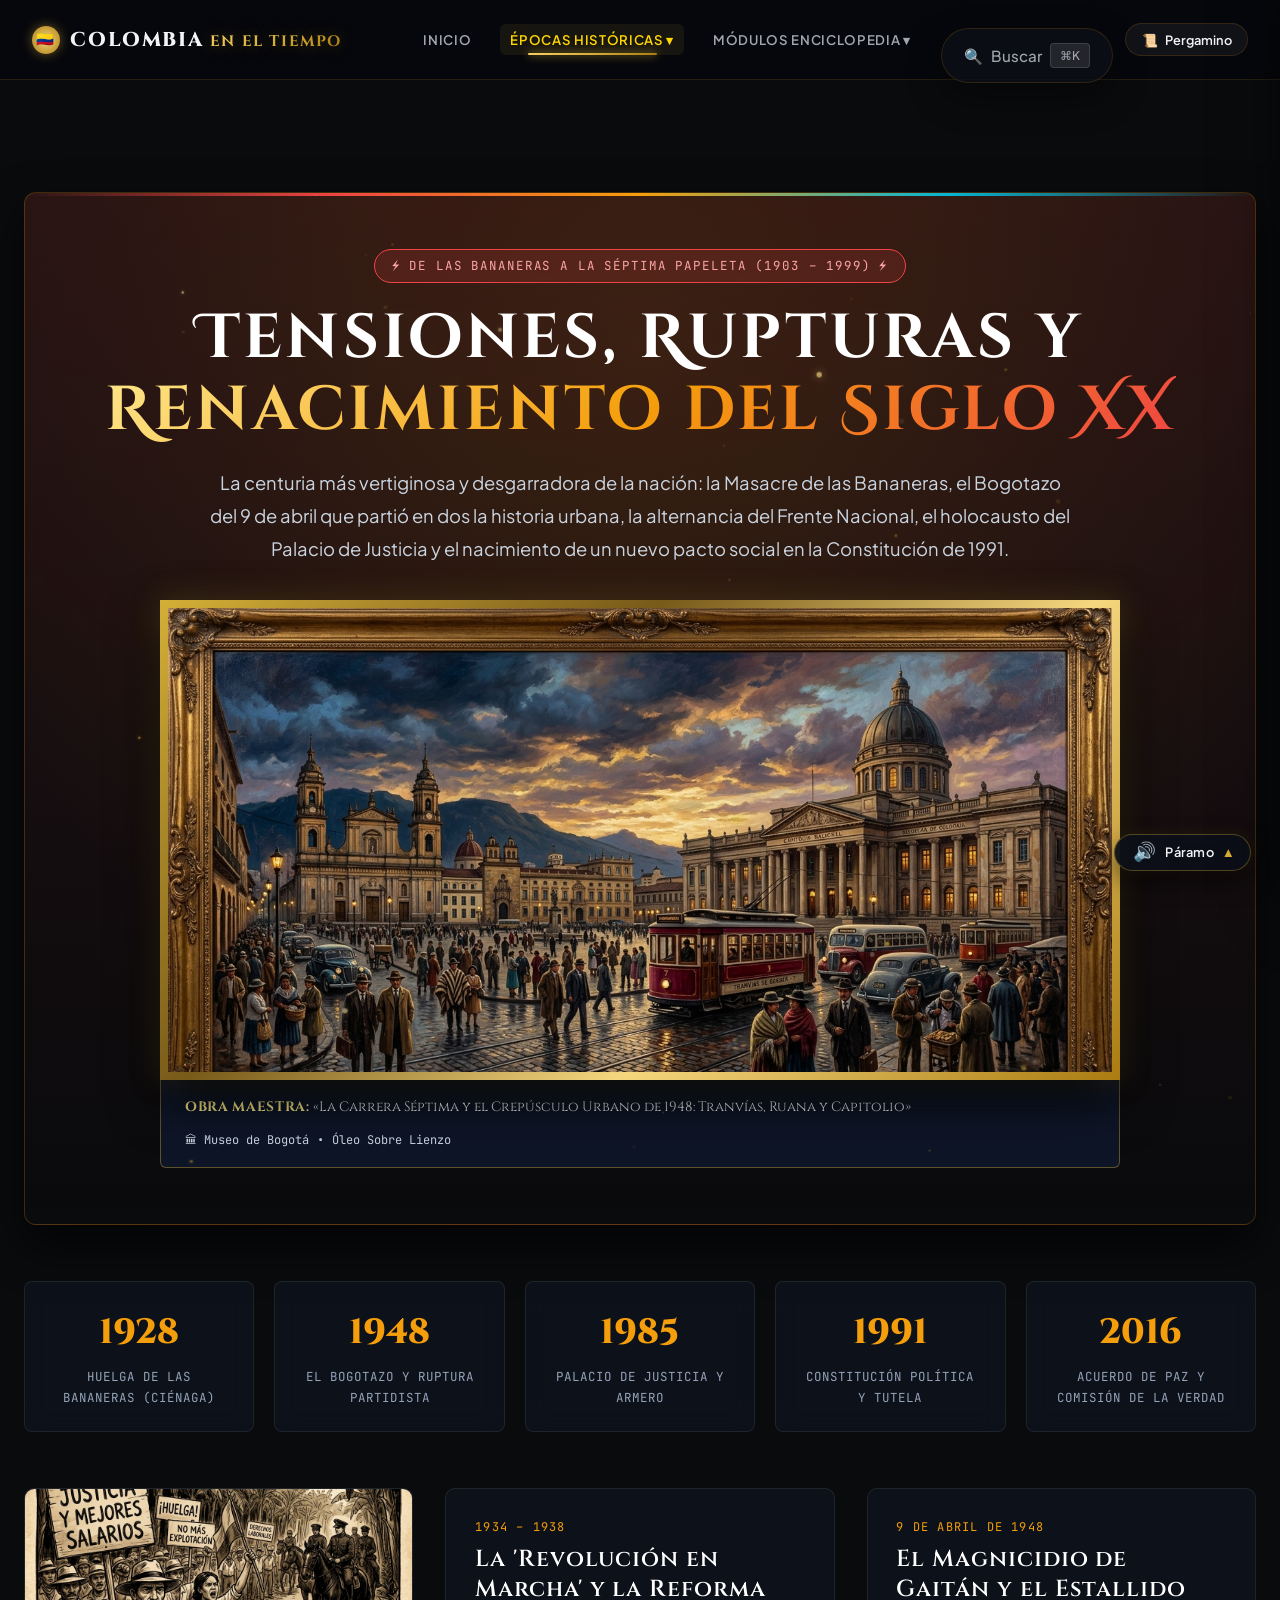
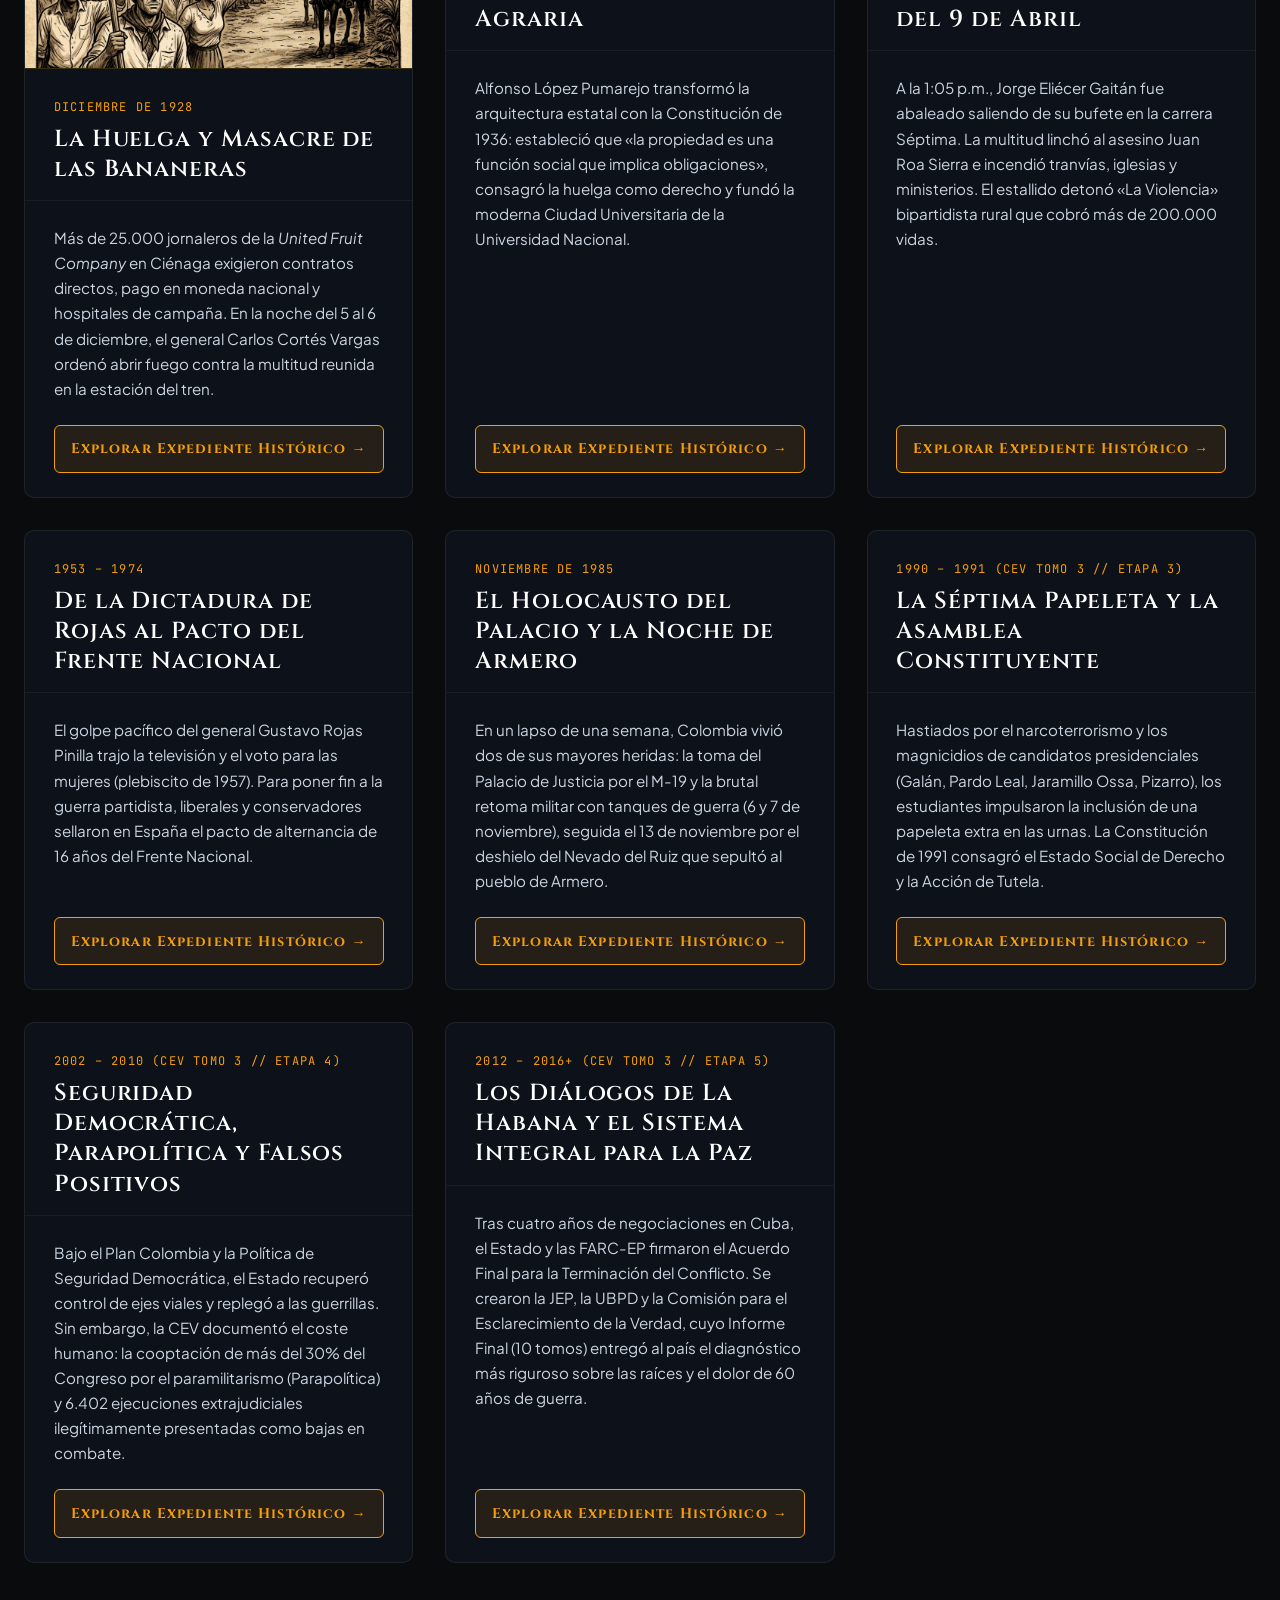
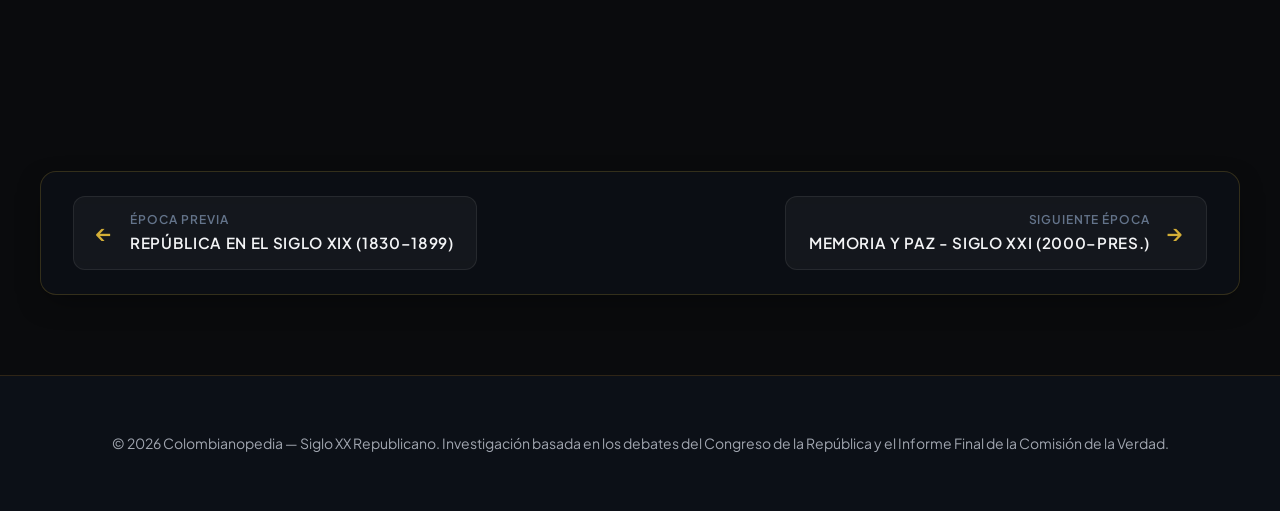
<file: siglo-xx.html>
<!DOCTYPE html>
<html lang="es">
<head>
  <meta charset="UTF-8">
  <meta name="viewport" content="width=device-width, initial-scale=1.0">
  <title>El Siglo XX: Tensiones, Rupturas y Renacimiento (1903 - 1999) — Colombianopedia</title>
  <meta name="description" content="Museo interactivo del Siglo XX en Colombia: la Masacre de las Bananeras, la Revolución en Marcha, el Bogotazo del 9 de abril, el Frente Nacional, los años de fuego de 1985 y la Constitución de 1991.">


  <meta name="theme-color" content="#06080d">
  <link rel="icon" type="image/svg+xml" href="assets/images/icon-colombianopedia.svg">
  <link rel="manifest" href="manifest.json">

  <!-- Tipografías de Museo y Jerarquía Editorial -->
  <link rel="preconnect" href="https://fonts.googleapis.com">
  <link rel="preconnect" href="https://fonts.gstatic.com" crossorigin>
  <link href="https://fonts.googleapis.com/css2?family=Cinzel+Decorative:wght@700;900&family=Cinzel:wght@500;600;700;800;900&family=Plus+Jakarta+Sans:ital,wght@0,300;0,400;0,500;0,600;0,700;1,400&family=JetBrains+Mono:wght@400;500;700&display=swap" rel="stylesheet">

  <link rel="stylesheet" href="css/style.css?v=3.0">

  <link rel="expect" href="#hero-section" blocking="render">

  <style>
    :root {
      --header-height: 80px;
      --font-display: 'Cinzel Decorative', 'Cinzel', serif;
      --font-title: 'Cinzel', serif;
      --font-body: 'Plus Jakarta Sans', sans-serif;
      --font-mono: 'JetBrains Mono', monospace;

      --crimson-conflict: #ef4444;
      --amber-gold: #f59e0b;
      --teal-constitution: #06b6d4;
      --obsidian-surface: #07090e;
      --obsidian-card: rgba(14, 19, 29, 0.8);
      --border-twentieth: rgba(245, 158, 11, 0.22);
    }

    .siglo-xx-container {
      padding-top: calc(var(--header-height, 80px) + 2rem) !important;
      max-width: 1300px;
      margin: 0 auto;
      padding-left: 1.5rem;
      padding-right: 1.5rem;
      padding-bottom: 5rem;
    }

    .hero-siglo-xx {
      background: linear-gradient(180deg, rgba(239,68,68,0.12) 0%, rgba(7,9,14,0) 100%),
                  radial-gradient(circle at 50% 15%, rgba(245,158,11,0.12), transparent 70%);
      border: 1px solid var(--border-twentieth);
      border-radius: 12px;
      padding: 3.5rem 2.5rem;
      margin-bottom: 3.5rem;
      text-align: center;
      position: relative;
      overflow: hidden;
      box-shadow: 0 20px 45px rgba(0,0,0,0.7);
    }

    .hero-siglo-xx::before {
      content: '';
      position: absolute;
      top: 0; left: 0; right: 0; height: 3px;
      background: linear-gradient(90deg, transparent, #ef4444, #f59e0b, #06b6d4, transparent);
    }

    .siglo-xx-badge {
      display: inline-flex;
      align-items: center;
      gap: 0.5rem;
      padding: 0.35rem 1.1rem;
      background: rgba(239, 68, 68, 0.15);
      border: 1px solid #ef4444;
      border-radius: 50px;
      color: #fca5a5;
      font-family: var(--font-mono);
      font-size: 0.78rem;
      letter-spacing: 0.15em;
      text-transform: uppercase;
      margin-bottom: 1.25rem;
    }

    .hero-siglo-xx h1 {
      font-family: var(--font-display);
      font-size: clamp(2.2rem, 5.2vw, 3.9rem);
      color: #fff;
      line-height: 1.15;
      margin-bottom: 1.2rem;
    }

    .hero-siglo-xx h1 span {
      background: linear-gradient(135deg, #fde68a 0%, #f59e0b 50%, #ef4444 100%);
      -webkit-background-clip: text;
      -webkit-text-fill-color: transparent;
    }

    /* Telemetría */
    .telemetry-siglo-xx {
      display: grid;
      grid-template-columns: repeat(auto-fit, minmax(220px, 1fr));
      gap: 1.25rem;
      margin-bottom: 3.5rem;
    }

    .telemetry-card {
      background: var(--obsidian-card);
      border: 1px solid rgba(255, 255, 255, 0.08);
      border-radius: 8px;
      padding: 1.4rem;
      text-align: center;
      backdrop-filter: blur(12px);
      transition: transform 0.25s ease, border-color 0.25s ease;
    }

    .telemetry-card:hover {
      transform: translateY(-4px);
      border-color: var(--amber-gold);
    }

    .telemetry-val {
      font-family: var(--font-title);
      font-size: 2.2rem;
      font-weight: 800;
      color: var(--amber-gold);
      margin-bottom: 0.3rem;
    }

    .telemetry-lbl {
      font-family: var(--font-mono);
      font-size: 0.78rem;
      color: #94a3b8;
      text-transform: uppercase;
      letter-spacing: 0.08em;
    }

    /* Grilla de Capítulos */
    .episodes-grid {
      display: grid;
      grid-template-columns: repeat(auto-fill, minmax(360px, 1fr));
      gap: 2rem;
      margin-bottom: 4rem;
    }

    .episode-card {
      background: var(--obsidian-card);
      border: 1px solid rgba(255, 255, 255, 0.08);
      border-radius: 10px;
      overflow: hidden;
      display: flex;
      flex-direction: column;
      justify-content: space-between;
      transition: all 0.3s cubic-bezier(0.16, 1, 0.3, 1);
    }

    .episode-card:hover {
      transform: translateY(-6px);
      border-color: var(--amber-gold);
      box-shadow: 0 16px 36px rgba(0, 0, 0, 0.6), 0 0 20px rgba(245, 158, 11, 0.25);
    }

    .episode-header {
      padding: 1.8rem 1.8rem 1rem;
      border-bottom: 1px solid rgba(255, 255, 255, 0.05);
    }

    .episode-period {
      font-family: var(--font-mono);
      font-size: 0.75rem;
      color: var(--amber-gold);
      text-transform: uppercase;
      letter-spacing: 0.1em;
      margin-bottom: 0.4rem;
    }

    .episode-card h3 {
      font-family: var(--font-title);
      font-size: 1.45rem;
      color: #fff;
      line-height: 1.3;
    }

    .episode-body {
      padding: 1.5rem 1.8rem;
      flex: 1;
      display: flex;
      flex-direction: column;
      justify-content: space-between;
    }

    .episode-desc {
      color: #cbd5e1;
      font-size: 0.95rem;
      line-height: 1.65;
      margin-bottom: 1.5rem;
    }

    .btn-episode {
      width: 100%;
      padding: 0.85rem;
      background: rgba(245, 158, 11, 0.1);
      border: 1px solid var(--amber-gold);
      border-radius: 6px;
      color: var(--amber-gold);
      font-family: var(--font-title);
      font-size: 0.88rem;
      font-weight: 700;
      letter-spacing: 0.08em;
      cursor: pointer;
      transition: all 0.2s ease;
      display: flex;
      align-items: center;
      justify-content: center;
      gap: 0.5rem;
    }

    .btn-episode:hover {
      background: var(--amber-gold);
      color: #000;
    }

    /* Modal */
    .modal-overlay {
      position: fixed;
      inset: 0;
      background: rgba(0, 0, 0, 0.88);
      backdrop-filter: blur(16px);
      z-index: 2000;
      display: none;
      align-items: center;
      justify-content: center;
      padding: 1.5rem;
    }

    .modal-overlay.open { display: flex; }

    .modal-dialog {
      background: #0b0f19;
      border: 1px solid var(--amber-gold);
      border-radius: 12px;
      max-width: 800px;
      width: 100%;
      max-height: 85vh;
      overflow-y: auto;
      padding: 2.5rem;
      position: relative;
      box-shadow: 0 25px 60px rgba(0, 0, 0, 0.9);
    }

    .modal-close {
      position: absolute;
      top: 1.2rem;
      right: 1.5rem;
      background: transparent;
      border: none;
      color: #94a3b8;
      font-size: 1.8rem;
      cursor: pointer;
    }

    .modal-close:hover { color: #fff; }
  </style>
</head>
<body data-theme="siglo-xx">

  <!-- ==========================================
       BARRA DE NAVEGACIÓN INSTITUCIONAL
       ========================================== -->
  <header>
    <div class="header-left">
      <a href="index.html" class="logo-monumental" aria-label="Inicio de Colombianopedia">
        <span class="logo-badge-icon">🇨🇴</span>
        <span>COLOMBIA <span class="gold-text">EN EL TIEMPO</span></span>
      </a>
    </div>

    <nav class="nav-container" aria-label="Navegación principal">
      <div class="nav-links-cluster" id="mainNavLinks">
        <!-- 1. Inicio -->
        <a href="index.html" class="nav-item-link">Inicio</a>

        <!-- 2 a 7. Dropdown de las 6 Épocas Históricas -->
        <div class="nav-dropdown">
          <button type="button" class="dropdown-trigger-btn active" aria-haspopup="true" aria-expanded="false">
            Épocas Históricas ▾
          </button>
          <ul class="nav-dropdown-menu">
            <li>
              <a href="precolombina.html">
                <span>Época Precolombina</span>
                <span class="menu-era-tag">Origen</span>
              </a>
            </li>
            <li>
              <a href="colonia.html">
                <span>Conquista y Colonia</span>
                <span class="menu-era-tag">1492–1810</span>
              </a>
            </li>
            <li>
              <a href="independencia.html">
                <span>Independencia y Grito</span>
                <span class="menu-era-tag">1810–1830</span>
              </a>
            </li>
            <li>
              <a href="siglo-xix.html">
                <span>República (Siglo XIX)</span>
                <span class="menu-era-tag">1830–1899</span>
              </a>
            </li>
            <li>
              <a href="siglo-xx.html" class="active">
                <span>Tensiones del Siglo XX</span>
                <span class="menu-era-tag">1900–1999</span>
              </a>
            </li>
            <li>
              <a href="memoria.html">
                <span>Memoria y Paz (Siglo XXI)</span>
                <span class="menu-era-tag">2000–Pres.</span>
              </a>
            </li>
          </ul>
        </div>

        <!-- 8 a 14. Dropdown de los 7 Módulos de la Enciclopedia -->
        <div class="nav-dropdown">
          <button type="button" class="dropdown-trigger-btn" aria-haspopup="true" aria-expanded="false">
            Módulos Enciclopedia ▾
          </button>
          <ul class="nav-dropdown-menu">
            <li><a href="otras-culturas.html">🏛️ Atlas de las 115 Tribus</a></li>
            <li><a href="muiscas.html">✨ Enciclopedia Muisca & Dorado</a></li>
            <li><a href="geografia-y-geologia.html">🌋 Geología, Fallas & Regiones</a></li>
            <li><a href="ciudades-historicas.html">🗺️ 32 Ciudades & Toponimia</a></li>
            <li><a href="leyendas-ancestrales.html">📜 Mitos & Leyendas Vivas</a></li>
            <li><a href="mentes-y-figuras.html">🖋️ Grandes Mentes e Ilustres</a></li>
            <li><a href="iceberg-violencia.html">🧊 Iceberg de la Memoria</a></li>
          </ul>
        </div>
      </div>

      <!-- Acciones de Cabecera: Buscador ⌘K y Selector de Modo Pergamino -->
      <div class="header-actions">
        <button type="button" class="header-search-btn universal-search-trigger" aria-label="Abrir buscador universal (⌘K)">
          <span>🔍</span>
          <span style="font-weight: 500;">Buscar</span>
          <span class="search-shortcut-badge">⌘K</span>
        </button>

        <button type="button" class="reading-mode-toggle" id="readingModeToggle" title="Alternar Modo Lectura Pergamino">
          📜 <span>Pergamino</span>
        </button>

        <button type="button" class="mobile-menu-btn" id="mobileMenuToggle" aria-label="Abrir menú de navegación">
          ☰
        </button>
      </div>
    </nav>
  </header>

  <!-- ==========================================
       CONTENEDOR PRINCIPAL SIGLO XX
       ========================================== -->
  <main class="siglo-xx-container">

    <section class="hero-siglo-xx" id="hero-section">
      <div class="siglo-xx-badge">
        <span>⚡</span> De las Bananeras a la Séptima Papeleta (1903 – 1999) <span>⚡</span>
      </div>
      <h1>Tensiones, Rupturas y <span>Renacimiento del Siglo XX</span></h1>
      <p style="max-width: 860px; margin: 0 auto; color: #cbd5e1; font-size: 1.15rem; line-height: 1.8;">
        La centuria más vertiginosa y desgarradora de la nación: la Masacre de las Bananeras, el Bogotazo del 9 de abril que partió en dos la historia urbana, la alternancia del Frente Nacional, el holocausto del Palacio de Justicia y el nacimiento de un nuevo pacto social en la Constitución de 1991.
      </p>

      <!-- Obra Maestra de Museo: Siglo XX -->
      <div style="max-width: 960px; margin: 2.2rem auto 0;">
        <div class="museum-frame" style="max-height: 480px;">
          <img src="assets/images/siglo_xx_hero.jpg" alt="Alegoría Histórica del Siglo XX en Colombia: La Carrera Séptima, los Tranvías y el Bogotazo" loading="eager">
        </div>
        <div style="background: rgba(15, 23, 42, 0.95); border: 1px solid rgba(212, 175, 55, 0.4); border-top: none; padding: 1rem 1.5rem; display: flex; justify-content: space-between; align-items: center; flex-wrap: wrap; gap: 0.8rem; font-family: var(--font-title); font-size: 0.85rem; color: #cbd5e1; border-radius: 0 0 6px 6px;">
          <div>
            <strong style="color: var(--gold-light, #fef08a); letter-spacing: 0.05em;">OBRA MAESTRA:</strong>
            <span style="color: #fff;"> «La Carrera Séptima y el Crepúsculo Urbano de 1948: Tranvías, Ruana y Capitolio»</span>
          </div>
          <div style="display: flex; align-items: center; gap: 0.5rem; font-family: var(--font-mono); font-size: 0.75rem; color: var(--gold-primary);">
            <span>🏛 Museo de Bogotá</span>
            <span>•</span>
            <span>Óleo Sobre Lienzo</span>
          </div>
        </div>
      </div>
    </section>

    <!-- Telemetría -->
    <section class="telemetry-siglo-xx">
      <div class="telemetry-card">
        <div class="telemetry-val">1928</div>
        <div class="telemetry-lbl">Huelga de las Bananeras (Ciénaga)</div>
      </div>
      <div class="telemetry-card">
        <div class="telemetry-val">1948</div>
        <div class="telemetry-lbl">El Bogotazo y Ruptura Partidista</div>
      </div>
      <div class="telemetry-card">
        <div class="telemetry-val">1985</div>
        <div class="telemetry-lbl">Palacio de Justicia y Armero</div>
      </div>
      <div class="telemetry-card">
        <div class="telemetry-val">1991</div>
        <div class="telemetry-lbl">Constitución Política y Tutela</div>
      </div>
      <div class="telemetry-card">
        <div class="telemetry-val">2016</div>
        <div class="telemetry-lbl">Acuerdo de Paz y Comisión de la Verdad</div>
      </div>
    </section>

    <!-- Capítulos del Siglo XX -->
    <section class="episodes-grid">
      <!-- 1. Las Bananeras -->
      <article class="episode-card">
        <div style="height: 180px; overflow: hidden; border-radius: 6px 6px 0 0; background: #000; border-bottom: 1px solid rgba(212, 175, 55, 0.25);">
          <img src="assets/images/siglo_xx_bananeras.png" alt="Obreros de la United Fruit Company en Ciénaga 1928" style="width: 100%; height: 100%; object-fit: cover;">
        </div>
        <div class="episode-header">
          <div class="episode-period">Diciembre de 1928</div>
          <h3>La Huelga y Masacre de las Bananeras</h3>
        </div>
        <div class="episode-body">
          <p class="episode-desc">
            Más de 25.000 jornaleros de la <em>United Fruit Company</em> en Ciénaga exigieron contratos directos, pago en moneda nacional y hospitales de campaña. En la noche del 5 al 6 de diciembre, el general Carlos Cortés Vargas ordenó abrir fuego contra la multitud reunida en la estación del tren.
          </p>
          <button class="btn-episode" onclick="openSigloXXModal('bananeras')">
            Explorar Expediente Histórico &rarr;
          </button>
        </div>
      </article>

      <!-- 2. La República Liberal y López Pumarejo -->
      <article class="episode-card">
        <div class="episode-header">
          <div class="episode-period">1934 – 1938</div>
          <h3>La 'Revolución en Marcha' y la Reforma Agraria</h3>
        </div>
        <div class="episode-body">
          <p class="episode-desc">
            Alfonso López Pumarejo transformó la arquitectura estatal con la Constitución de 1936: estableció que «la propiedad es una función social que implica obligaciones», consagró la huelga como derecho y fundó la moderna Ciudad Universitaria de la Universidad Nacional.
          </p>
          <button class="btn-episode" onclick="openSigloXXModal('revolucion')">
            Explorar Expediente Histórico &rarr;
          </button>
        </div>
      </article>

      <!-- 3. El Bogotazo y La Violencia -->
      <article class="episode-card">
        <div class="episode-header">
          <div class="episode-period">9 de Abril de 1948</div>
          <h3>El Magnicidio de Gaitán y el Estallido del 9 de Abril</h3>
        </div>
        <div class="episode-body">
          <p class="episode-desc">
            A la 1:05 p.m., Jorge Eliécer Gaitán fue abaleado saliendo de su bufete en la carrera Séptima. La multitud linchó al asesino Juan Roa Sierra e incendió tranvías, iglesias y ministerios. El estallido detonó «La Violencia» bipartidista rural que cobró más de 200.000 vidas.
          </p>
          <button class="btn-episode" onclick="openSigloXXModal('bogotazo')">
            Explorar Expediente Histórico &rarr;
          </button>
        </div>
      </article>

      <!-- 4. La Dictadura y el Frente Nacional -->
      <article class="episode-card">
        <div class="episode-header">
          <div class="episode-period">1953 – 1974</div>
          <h3>De la Dictadura de Rojas al Pacto del Frente Nacional</h3>
        </div>
        <div class="episode-body">
          <p class="episode-desc">
            El golpe pacífico del general Gustavo Rojas Pinilla trajo la televisión y el voto para las mujeres (plebiscito de 1957). Para poner fin a la guerra partidista, liberales y conservadores sellaron en España el pacto de alternancia de 16 años del Frente Nacional.
          </p>
          <button class="btn-episode" onclick="openSigloXXModal('frentenacional')">
            Explorar Expediente Histórico &rarr;
          </button>
        </div>
      </article>

      <!-- 5. 1985: Años de Fuego -->
      <article class="episode-card">
        <div class="episode-header">
          <div class="episode-period">Noviembre de 1985</div>
          <h3>El Holocausto del Palacio y la Noche de Armero</h3>
        </div>
        <div class="episode-body">
          <p class="episode-desc">
            En un lapso de una semana, Colombia vivió dos de sus mayores heridas: la toma del Palacio de Justicia por el M-19 y la brutal retoma militar con tanques de guerra (6 y 7 de noviembre), seguida el 13 de noviembre por el deshielo del Nevado del Ruiz que sepultó al pueblo de Armero.
          </p>
          <button class="btn-episode" onclick="openSigloXXModal('anofuego')">
            Explorar Expediente Histórico &rarr;
          </button>
        </div>
      </article>

      <!-- 6. La Constitución de 1991 -->
      <article class="episode-card">
        <div class="episode-header">
          <div class="episode-period">1990 – 1991 (CEV Tomo 3 // Etapa 3)</div>
          <h3>La Séptima Papeleta y la Asamblea Constituyente</h3>
        </div>
        <div class="episode-body">
          <p class="episode-desc">
            Hastiados por el narcoterrorismo y los magnicidios de candidatos presidenciales (Galán, Pardo Leal, Jaramillo Ossa, Pizarro), los estudiantes impulsaron la inclusión de una papeleta extra en las urnas. La Constitución de 1991 consagró el Estado Social de Derecho y la Acción de Tutela.
          </p>
          <button class="btn-episode" onclick="openSigloXXModal('constitucion91')">
            Explorar Expediente Histórico &rarr;
          </button>
        </div>
      </article>

      <!-- 7. Parapolítica y Seguridad Democrática -->
      <article class="episode-card">
        <div class="episode-header">
          <div class="episode-period">2002 – 2010 (CEV Tomo 3 // Etapa 4)</div>
          <h3>Seguridad Democrática, Parapolítica y Falsos Positivos</h3>
        </div>
        <div class="episode-body">
          <p class="episode-desc">
            Bajo el Plan Colombia y la Política de Seguridad Democrática, el Estado recuperó control de ejes viales y replegó a las guerrillas. Sin embargo, la CEV documentó el coste humano: la cooptación de más del 30% del Congreso por el paramilitarismo (Parapolítica) y 6.402 ejecuciones extrajudiciales ilegítimamente presentadas como bajas en combate.
          </p>
          <button class="btn-episode" onclick="openSigloXXModal('seguridaddemocratica')">
            Explorar Expediente Histórico &rarr;
          </button>
        </div>
      </article>

      <!-- 8. El Acuerdo de Paz y la Verdad Histórica -->
      <article class="episode-card">
        <div class="episode-header">
          <div class="episode-period">2012 – 2016+ (CEV Tomo 3 // Etapa 5)</div>
          <h3>Los Diálogos de La Habana y el Sistema Integral para la Paz</h3>
        </div>
        <div class="episode-body">
          <p class="episode-desc">
            Tras cuatro años de negociaciones en Cuba, el Estado y las FARC-EP firmaron el Acuerdo Final para la Terminación del Conflicto. Se crearon la JEP, la UBPD y la Comisión para el Esclarecimiento de la Verdad, cuyo Informe Final (10 tomos) entregó al país el diagnóstico más riguroso sobre las raíces y el dolor de 60 años de guerra.
          </p>
          <button class="btn-episode" onclick="openSigloXXModal('acuerdopaz')">
            Explorar Expediente Histórico &rarr;
          </button>
        </div>
      </article>
    </section>

  </main>

  <!-- Modal de Museo Siglo XX -->
  <div class="modal-overlay" id="sigloXXModal" onclick="closeModalOnBg(event)">
    <div class="modal-dialog">
      <button class="modal-close" onclick="closeSigloXXModal()">&times;</button>
      <div id="modalSigloXXBody"></div>
    </div>
  </div>

  <!-- Navegación Secuencial de Épocas Históricas -->
  <nav class="epoch-nav-bar" aria-label="Navegación entre épocas históricas">
    <a href="siglo-xix.html" class="epoch-nav-btn epoch-nav-btn--prev">
      <span class="epoch-nav-arrow">←</span>
      <span class="epoch-nav-meta">
        <span class="epoch-nav-label">Época Previa</span>
        <span class="epoch-nav-title">República en el Siglo XIX (1830–1899)</span>
      </span>
    </a>
    <a href="memoria.html" class="epoch-nav-btn epoch-nav-btn--next">
      <span class="epoch-nav-meta">
        <span class="epoch-nav-label">Siguiente Época</span>
        <span class="epoch-nav-title">Memoria y Paz - Siglo XXI (2000–Pres.)</span>
      </span>
      <span class="epoch-nav-arrow">→</span>
    </a>
  </nav>

  <footer>
    <p>&copy; 2026 Colombianopedia — Siglo XX Republicano. Investigación basada en los debates del Congreso de la República y el Informe Final de la Comisión de la Verdad.</p>
  </footer>

    <!-- Script Principal Universal (⌘K, Audio Synth, PWA, Citas) -->
  <script src="js/main.js"></script>

  <script>
    const sigloXXData = {
      bananeras: {
        title: "La Masacre de las Bananeras en Ciénaga (1928)",
        badge: "Movimiento Obrero & Soberanía Nacional",
        content: `
          <p>En noviembre de 1928 estalló la huelga obrera más grande de la historia colombiana: más de 25.000 trabajadores de los enclaves de la multinacional estadounidense <em>United Fruit Company</em> paralizaron las exportaciones en el departamento del Magdalena.</p>
          <p>El pliego de peticiones era elemental: seguro obligatorio de accidentes, abolición del pago en vales o comisariatos de la compañía, descanso dominical remunerado y construcción de letrinas y hospitales para atender la malaria y fiebres tropicales.</p>
          <p>Bajo la presión del embajador de Estados Unidos Jefferson Caffery (quien amenazó con el desembarco de marines norteamericanos para proteger los intereses de la empresa), el gobierno conservador de Miguel Abadía Méndez declaró el estado de sitio.</p>
          <p>En la noche del 5 al 6 de diciembre de 1928, en la plaza de la estación de Ciénaga, el general Carlos Cortés Vargas apostó nidos de ametralladoras Browning y dio cinco minutos a miles de obreros con sus familias para dispersarse. Al toque de corneta se abrieron ráfagas continuas. Los cuerpos de los caídos fueron cargados en vagones de tren y arrojados al mar Caribe. Meses después, el joven abogado <strong>Jorge Eliécer Gaitán</strong> estremeció al Congreso Nacional con un debate histórico donde expuso cráneos de huelguistas perforados por balas oficiales.</p>
        `
      },
      revolucion: {
        title: "La 'Revolución en Marcha' de Alfonso López Pumarejo (1934 – 1938)",
        badge: "Modernización del Estado & Derecho Social",
        content: `
          <p>La presidencia de Alfonso López Pumarejo representó el mayor intento reformista del siglo XX para sincronizar a Colombia con las demandas de una sociedad moderna e industrializada:</p>
          <ul>
            <li><strong>Reforma Constitucional de 1936:</strong> Modificó el sacrosanto principio individualista de la Constitución de 1886 al establecer que <em>«la propiedad privada es una función social que implica obligaciones»</em> y consagró el deber estatal de regular el trabajo.</li>
            <li><strong>Ley 200 de 1936 (Ley de Tierras):</strong> Concedió títulos de propiedad a colonos y aparceros que demostraran posesión y explotación económica de baldíos por más de diez años, enfrentando el latifundismo improductivo.</li>
            <li><strong>Reforma Educativa:</strong> Fundó el campus de la Universidad Nacional de Colombia en Bogotá («La Ciudad Blanca») para consolidarla como la cuna laica, científica y meritocrática de la nueva dirigencia del país.</li>
          </ul>
        `
      },
      bogotazo: {
        title: "El Bogotazo: El Asesinato de Gaitán y la Furia Popular (1948)",
        badge: "La Herida que Dividió al Siglo XX",
        content: `
          <p>El viernes 9 de abril de 1948, a la 1:05 de la tarde, el jefe único del Partido Liberal y seguro próximo presidente de la República, <strong>Jorge Eliécer Gaitán</strong>, salió de su oficina en el Edificio Agustín Nieto (Carrera 7 con Calle 14). Tres disparos efectuados por Juan Roa Sierra segaron su vida.</p>
          <p>La noticia corrió por las emisoras de radio y la capital estalló en un violento frenesí de furia y dolor. La multitud destrozó a golpes al magnicida y arrastró su cadáver mutilado hasta las puertas del Palacio de San Carlos exigiendo la renuncia del presidente Mariano Ospina Pérez.</p>
          <p>Los tranvías fueron volcados e incendiados, las licoreras saqueadas y decenas de edificios históricos, notarías, templos religiosos y despachos judiciales ardieron hasta los cimientos. El ejército disparó desde las terrazas contra los insurrectos armados con machetes y rifles robados de las ferreterías.</p>
          <p>El saldo de más de 3.000 muertos en Bogotá desbordó la violencia a las zonas rurales de Tolima, Boyacá, Santander y los Llanos Orientales, dando origen a los grupos de choque partidista («Chulavitas» de la policía conservadora, bandas sicariales «Pájaros» y las autodefensas campesinas que años después devendrían en guerrillas de primera generación).</p>
        `
      },
      frentenacional: {
        title: "El Frente Nacional y el Surgimiento de las Guerrillas (1958 – 1974)",
        badge: "CEV Tomo 3 // Etapa 1: 1958 – 1977",
        content: `
          <p>Tras la caída de la dictadura del general Gustavo Rojas Pinilla (quien en su mandato trajo la televisión y reconoció en 1954 el derecho al voto femenino), los jefes liberales y conservadores sellaron los pactos de Benidorm y Sitges, aprobados en el <strong>Plebiscito de 1957</strong>.</p>
          <p>El pacto acordó la alternancia presidencial durante 16 años y el reparto paritario del poder. La Comisión de la Verdad (Tomo 3: <em>No Matarás</em>) diagnosticó que este cierre democrático bloqueó a terceras fuerzas y criminalizó la protesta campesina:</p>
          <ul>
            <li><strong>Operación Marquetalia (mayo de 1964):</strong> El bombardeo estatal a las comunidades campesinas del sur del Tolima forzó la reorganización de las autodefensas agrarias comunistas dirigidas por Manuel Marulanda Vélez ('Tirofijo'), dando origen formal a las <strong>FARC</strong>. En ese mismo año surgió el <strong>ELN</strong> en Simacota (Santander) y en 1967 el <strong>EPL</strong> en el Alto Sinú.</li>
            <li><strong>Decreto 3398 de 1965 / Ley 48 de 1968:</strong> Bajo la Doctrina de Seguridad Nacional estadounidense y la tesis del 'Enemigo Interno', el Estado facultó legalmente al Ministerio de Defensa para armar y entrenar a civiles en defensa contraguerrillera, cimiento institucional del posterior fenómeno paramilitar.</li>
          </ul>
        `
      },
      anofuego: {
        title: "Estatuto de Seguridad, Holocausto del Palacio y Genocidio de la UP",
        badge: "CEV Tomo 3 // Etapa 2: 1978 – 1990",
        content: `
          <p>La década de los 80 transformó el conflicto con la irrupción masiva de los dineros del narcotráfico y la intensificación de la doctrina contrainsurgente:</p>
          <ul>
            <li><strong>Estatuto de Seguridad (Decreto 1923 de 1978):</strong> El gobierno de Julio César Turbay confirió funciones de policía judicial a militares para juzgar civiles en consejos de guerra verbales, propiciando miles de detenciones arbitrarias y denuncias sistemáticas de torturas en las caballerizas de Usaquén.</li>
            <li><strong>Surgimiento del Paramilitarismo Moderno (MAS, 1981):</strong> Tras el secuestro de Martha Nieves Ochoa por el M-19, narcotraficantes del Cartel de Medellín y oficiales del Ejército crearon en Puerto Boyacá el grupo 'Muerte a Secuestradores' (MAS) y la federación ACDEGAM.</li>
            <li><strong>El Holocausto del Palacio de Justicia (6 y 7 de noviembre de 1985):</strong> La toma por un comando del M-19 y la brutal retoma militar con tanques de guerra dejó 98 muertos (incluidos 11 magistrados de la Corte Suprema) y once trabajadores de la cafetería desaparecidos forzadamente.</li>
            <li><strong>Genocidio Político de la Unión Patriótica:</strong> Movimiento surgido de los Acuerdos de La Uribe de 1984. La CEV y la Corte Interamericana de Derechos Humanos (sentencia de 2023) acreditaron el exterminio de más de <strong>5.700 militantes</strong>, incluidos dos candidatos presidenciales (Jaime Pardo Leal en 1987 y Bernardo Jaramillo Ossa en 1990).</li>
            <li><strong>La Tragedia de Armero (13 de noviembre de 1985):</strong> Erupción del volcán Nevado del Ruiz que provocó un colosal lahar sepultando a más de 25.000 personas en Tolima.</li>
          </ul>
        `
      },
      constitucion91: {
        title: "La Constitución de 1991 y la Paradoja de la Guerra Sucia",
        badge: "CEV Tomo 3 // Etapa 3: 1991 – 2002",
        content: `
          <p>La juventud promovió en 1990 la <strong>Séptima Papeleta</strong>, propiciando la Asamblea Nacional Constituyente y la promulgación de la Constitución de 1991, que fundó el Estado Social de Derecho, la tutela y el reconocimiento de la diversidad étnica y cultural.</p>
          <p>Sin embargo, la Comisión de la Verdad constató una dramática paradoja: la década de mayor apertura democrática coincidió con la <strong>peor escalada letal del conflicto armado</strong>:</p>
          <ul>
            <li><strong>Expansión Paramilitar y CONVIVIR:</strong> A través del Decreto 356 de 1994 se promovieron cooperativas de vigilancia privada que sirvieron de fachada legal a las Autodefensas Unidas de Colombia (AUC), unificadas en 1997 por los hermanos Castaño, desatando masacres territoriales continuas (Mapiripán, Pichilín, La Gabarra, El Salado).</li>
            <li><strong>Escalada Insurgente de las FARC:</strong> Aplican la 'pesca milagrosa', secuestros extorsivos de la 'Ley 002', cilindros bomba (Bojayá 2002) y ataques masivos a bases militares (Las Delicias, El Billar, Mitú).</li>
            <li><strong>Fracaso del Caguán (1998–2002):</strong> Cuatro años de diálogos infructuosos en una zona de despeje de 42.000 km², culminando con el secuestro del senador Jorge Géchem y el rompimiento definitivo de las negociaciones por el presidente Andrés Pastrana.</li>
          </ul>
        `
      },
      seguridaddemocratica: {
        title: "Seguridad Democrática, Parapolítica y Falsos Positivos",
        badge: "CEV Tomo 3 // Etapa 4: 2002 – 2012",
        content: `
          <p>Durante los dos mandatos de Álvaro Uribe Vélez (2002–2010), el Estado ejecutó la Política de Defensa y Seguridad Democrática con apoyo financiero del Plan Colombia:</p>
          <ul>
            <li><strong>Operaciones de Gran Escala:</strong> Las Fuerzas Militares desplegaron la Operación Libertad I (Sumapaz), la Operación Orión (Comuna 13 de Medellín) y la Operación Patriota (Caguán), abatiendo a miembros del Secretariado de las FARC (Raúl Reyes en la Operación Fénix, 'Mono Jojoy' y 'Alfonso Cano').</li>
            <li><strong>Ejecuciones Extrajudiciales ('Falsos Positivos'):</strong> La JEP (Caso 03) y la Comisión de la Verdad documentaron con rigor forense que al menos <strong>6.402 civiles inocentes</strong> (jóvenes campesinos, obreros y desempleados de Soacha, Huila, Meta, Casanare y Antioquia) fueron asesinados por unidades del Ejército y presentados ilegítimamente como bajas en combate para cobrar permisos, medallas y recompensas económicas bajo la Directiva Ministerial 029 de 2005.</li>
            <li><strong>El Escándalo de la Parapolítica:</strong> Investigaciones de la Corte Suprema de Justicia llevaron a la condena de más de 60 congresistas por pactar alianzas electorales con los jefes de las AUC para 'refundar la patria' y cooptar alcaldías, gobernaciones y contratos públicos.</li>
            <li><strong>Ley de Justicia y Paz (Ley 975 de 2005):</strong> Desmovilización de más de 30.000 paramilitares, truncada en 2008 cuando sus 14 principales cabecillas fueron extraditados de madrugada a Estados Unidos por cargos de narcotráfico.</li>
          </ul>
        `
      },
      acuerdopaz: {
        title: "El Acuerdo Final de 2016 y el Sistema Integral para la Paz",
        badge: "CEV Tomo 3 // Etapa 5: 2012 – 2016+",
        content: `
          <p>Tras cuatro años de negociaciones en La Habana entre el gobierno del presidente Juan Manuel Santos y la comandancia de las FARC-EP, el 24 de noviembre de 2016 se rubricó en el Teatro Colón de Bogotá el <strong>Acuerdo Final para la Terminación del Conflicto</strong>.</p>
          <p>El pacto implicó la dejación y fundición de más de 8.900 armas bajo supervisión de la ONU y la reincorporación comunitaria de 13.000 excombatientes. En su punto 5 consagró el <strong>Sistema Integral para la Paz</strong>:</p>
          <ul>
            <li><strong>Jurisdicción Especial para la Paz (JEP):</strong> Mecanismo de justicia transicional restaurativa que imputó a la antigua cúpula de las FARC por crímenes de guerra y lesa humanidad en secuestros y tomas (Caso 01), y a excomandantes militares por ejecuciones extrajudiciales (Caso 03).</li>
            <li><strong>Unidad de Búsqueda de Personas dadas por Desaparecidas (UBPD):</strong> Entidad humanitaria estatal con mandato técnico-científico para ubicar y dignificar a más de 121.000 personas desaparecidas forzadamente.</li>
            <li><strong>Comisión para el Esclarecimiento de la Verdad (CEV):</strong> Liderada por el padre Francisco de Roux, recopiló más de 30.000 testimonios individuales y colectivos y, junto con el análisis estadístico de HRDAG, presentó al país en junio de 2022 su Informe Final (<em>«Hay Futuro si Hay Verdad»</em>, 10 tomos) con 88 recomendaciones de No Repetición.</li>
          </ul>
        `
      }
    };

    function openSigloXXModal(key) {
      const item = sigloXXData[key];
      if (!item) return;

      const body = document.getElementById('modalSigloXXBody');
      body.innerHTML = `
        <div style="font-family: var(--font-mono); font-size: 0.75rem; color: #f59e0b; text-transform: uppercase; margin-bottom: 0.4rem; letter-spacing: 0.15em;">
          ${item.badge}
        </div>
        <h2 style="font-family: var(--font-title); font-size: 2rem; color: #fff; margin-bottom: 1.2rem; line-height: 1.2;">
          ${item.title}
        </h2>
        <div style="color: #cbd5e1; font-size: 1rem; line-height: 1.75;">
          ${item.content}
        </div>
      `;

      document.getElementById('sigloXXModal').classList.add('open');
      document.body.style.overflow = 'hidden';
    }

    function closeSigloXXModal() {
      document.getElementById('sigloXXModal').classList.remove('open');
      document.body.style.overflow = '';
    }

    function closeModalOnBg(e) {
      if (e.target.id === 'sigloXXModal') closeSigloXXModal();
    }

    document.addEventListener('keydown', (e) => {
      if (e.key === 'Escape') closeSigloXXModal();
    });
  </script>
</body>
</html>
</file>
<file: css/style.css>
/* ==========================================================================
   COLOMBIANOPEDIA — SISTEMA DE DISEÑO EDITORIAL: "ORO, SELVA Y MEMORIA"
   Arquitectura de Diseño y CSS de Frontera para Historia, Memoria y Patrimonio
   ========================================================================== */

/* --------------------------------------------------------------------------
   1. IMPORTACIÓN DE TIPOGRAFÍAS (GOOGLE FONTS)
   -------------------------------------------------------------------------- */
@import url('https://fonts.googleapis.com/css2?family=Cinzel+Decorative:wght@700&family=Cinzel:wght@400;600;700;800&family=Plus+Jakarta+Sans:wght@300;400;500;600;700&display=swap');

/* --------------------------------------------------------------------------
   2. SISTEMA DE TOKENS, PALETA Y VARIABLES GLOBALES
   -------------------------------------------------------------------------- */
:root {
  /* Estructura y maquetación (P0) */
  --header-height: 80px;

  /* Tipografías Oficiales */
  --font-display: "Cinzel Decorative", "Cinzel", serif;
  --font-title: "Cinzel", serif;
  --font-body: "Plus Jakarta Sans", sans-serif;
  --font-text: var(--font-body); /* Alias para compatibilidad de código previo */

  /* Paleta "Oro, Selva y Memoria" */
  --bg-obsidian: #06080d;
  --bg-surface: #0c1017;
  --bg-card: rgba(18, 24, 38, 0.55);
  --border-glass: rgba(255, 255, 255, 0.08);
  --border-gold: rgba(212, 175, 55, 0.3);
  --accent-gold: #d4af37;
  --accent-gold-gradient: linear-gradient(135deg, #f5d061 0%, #d4af37 50%, #aa7c11 100%);
  --accent-emerald: #10b981;
  --accent-terracotta: #e07a5f;
  --text-primary: #f8fafc;
  --text-secondary: #94a3b8;
  --text-muted: #64748b;

  /* Mapeo retrocompatible con módulos existentes */
  --bg-primary: var(--bg-obsidian);
  --bg-secondary: var(--bg-surface);
  --bg-secondary-rgb: 12, 16, 23;
  --border-card: var(--border-glass);
  --accent: var(--accent-gold);
  --accent-rgb: 212, 175, 55;
  --accent-secondary: var(--accent-emerald);

  /* Transiciones y Profundidad */
  --glass-blur: 20px;
  --transition-speed: 0.4s;
  --transition-tactile: 0.25s cubic-bezier(0.16, 1, 0.3, 1);
  --transition-smooth: 0.45s cubic-bezier(0.16, 1, 0.3, 1);
  --shadow-ambient: 0 10px 30px -10px rgba(0, 0, 0, 0.5);
  --shadow-elevation: 0 20px 40px -15px rgba(0, 0, 0, 0.7);
  --shadow-gold: 0 0 25px -5px rgba(212, 175, 55, 0.25);
  --shadow-emerald: 0 0 25px -5px rgba(16, 185, 129, 0.25);
}

/* --------------------------------------------------------------------------
   TEMAS DINÁMICOS POR ÉPOCA HISTÓRICA
   -------------------------------------------------------------------------- */
[data-theme="precolombina"] {
  --bg-primary: #0a0705;
  --bg-secondary: #140d09;
  --bg-secondary-rgb: 20, 13, 9;
  --bg-card: rgba(36, 21, 14, 0.55);
  --border-card: rgba(224, 122, 95, 0.18);
  --border-glass: rgba(224, 122, 95, 0.15);
  --accent: var(--accent-terracotta);
  --accent-rgb: 224, 122, 95;
  --accent-secondary: #d4af37;
  --text-primary: #faf6f0;
  --text-secondary: #cfc1b2;
}

[data-theme="colonia"] {
  --bg-primary: #080606;
  --bg-secondary: #120c0c;
  --bg-secondary-rgb: 18, 12, 12;
  --bg-card: rgba(38, 18, 18, 0.55);
  --border-card: rgba(176, 58, 46, 0.18);
  --border-glass: rgba(176, 58, 46, 0.15);
  --accent: #b03a2e;
  --accent-rgb: 176, 58, 46;
  --accent-secondary: #ca7f27;
  --text-primary: #f5eedf;
  --text-secondary: #c9bea9;
}

[data-theme="independencia"] {
  --bg-primary: #040810;
  --bg-secondary: #091220;
  --bg-secondary-rgb: 9, 18, 32;
  --bg-card: rgba(14, 26, 48, 0.55);
  --border-card: rgba(241, 196, 15, 0.18);
  --border-glass: rgba(241, 196, 15, 0.15);
  --accent: #f1c40f;
  --accent-rgb: 241, 196, 15;
  --accent-secondary: #c0392b;
  --text-primary: #f1f5f9;
  --text-secondary: #b6c5d6;
}

[data-theme="siglo-xix"] {
  --bg-primary: #040a08;
  --bg-secondary: #091712;
  --bg-secondary-rgb: 9, 23, 18;
  --bg-card: rgba(13, 34, 26, 0.55);
  --border-card: rgba(16, 185, 129, 0.18);
  --border-glass: rgba(16, 185, 129, 0.15);
  --accent: #10b981;
  --accent-rgb: 16, 185, 129;
  --accent-secondary: #a0522d;
  --text-primary: #edf7f3;
  --text-secondary: #a7c7bc;
}

[data-theme="siglo-xx"] {
  --bg-primary: #0a0b0d;
  --bg-secondary: #14161a;
  --bg-secondary-rgb: 20, 22, 26;
  --bg-card: rgba(26, 29, 36, 0.55);
  --border-card: rgba(243, 156, 18, 0.18);
  --border-glass: rgba(243, 156, 18, 0.15);
  --accent: #f39c12;
  --accent-rgb: 243, 156, 18;
  --accent-secondary: #7f8c8d;
  --text-primary: #f3f4f6;
  --text-secondary: #a1a6b0;
}

[data-theme="memoria"] {
  --bg-primary: #090c10;
  --bg-secondary: #111720;
  --bg-secondary-rgb: 17, 23, 32;
  --bg-card: rgba(20, 30, 46, 0.55);
  --border-card: rgba(56, 189, 248, 0.18);
  --border-glass: rgba(56, 189, 248, 0.15);
  --accent: #38bdf8;
  --accent-rgb: 56, 189, 248;
  --accent-secondary: #34d399;
  --text-primary: #f0f6fc;
  --text-secondary: #a8b8cc;
}

/* --------------------------------------------------------------------------
   MODO PERGAMINO / LUZ DE LECTURA HISTÓRICA DE ALTA LEGIBILIDAD
   -------------------------------------------------------------------------- */
[data-reading-mode="pergamino"],
html[data-reading-mode="pergamino"] body {
  --bg-obsidian: #f6efe3;
  --bg-surface: #ede0cb;
  --bg-card: rgba(255, 255, 255, 0.9);
  --border-glass: rgba(120, 85, 45, 0.2);
  --border-gold: rgba(160, 64, 24, 0.35);
  --accent-gold: #9d5a18;
  --accent-emerald: #2d6a4f;
  --accent-terracotta: #8b3a16;
  --text-primary: #1f140a;
  --text-secondary: #59422e;
  --text-muted: #7d654c;

  --bg-primary: #f6efe3;
  --bg-secondary: #ede0cb;
  --bg-secondary-rgb: 237, 224, 203;
  --border-card: rgba(120, 85, 45, 0.22);
  --accent: #a04018;
  --accent-rgb: 160, 64, 24;
  --accent-secondary: #2d6a4f;
  --glass-blur: 8px;
  --shadow-ambient: 0 4px 18px rgba(90, 55, 25, 0.08);
}

[data-reading-mode="pergamino"] header {
  background: rgba(246, 239, 227, 0.94) !important;
  border-bottom: 1px solid rgba(120, 85, 45, 0.25) !important;
}

[data-reading-mode="pergamino"] .logo span {
  background: none;
  -webkit-text-fill-color: var(--accent);
  color: var(--accent);
  text-shadow: none;
}

[data-reading-mode="pergamino"] .dropdown-content {
  background-color: #f7efe4 !important;
  border-color: rgba(120, 85, 45, 0.3) !important;
  box-shadow: 0 12px 35px rgba(80, 50, 20, 0.16) !important;
}

[data-reading-mode="pergamino"] .dropdown-content a {
  color: #4a3622 !important;
}

[data-reading-mode="pergamino"] .dropdown-content a:hover {
  background-color: rgba(160, 64, 24, 0.1) !important;
  color: #a04018 !important;
}

[data-reading-mode="pergamino"] .glass-card,
[data-reading-mode="pergamino"] .era-card,
[data-reading-mode="pergamino"] .character-card,
[data-reading-mode="pergamino"] .stat-box,
[data-reading-mode="pergamino"] .glossary-card,
[data-reading-mode="pergamino"] .city-card,
[data-reading-mode="pergamino"] .timeline-content,
[data-reading-mode="pergamino"] .detail-drawer,
[data-reading-mode="pergamino"] .drawer-panel {
  background: rgba(255, 255, 255, 0.92) !important;
  border-color: rgba(120, 85, 45, 0.25) !important;
  box-shadow: 0 4px 20px rgba(90, 55, 25, 0.09) !important;
}

[data-reading-mode="pergamino"] .badge-pill,
[data-reading-mode="pergamino"] .document-badge {
  background: rgba(160, 64, 24, 0.09) !important;
  border-color: rgba(160, 64, 24, 0.28) !important;
  color: #a04018 !important;
}

[data-reading-mode="pergamino"] .drawer-header {
  background: #ede0cb !important;
  border-bottom: 1px solid rgba(120, 85, 45, 0.25) !important;
}

[data-reading-mode="pergamino"] .drawer-close {
  background: rgba(120, 85, 45, 0.08) !important;
  border-color: rgba(120, 85, 45, 0.25) !important;
  color: #59422e !important;
}

[data-reading-mode="pergamino"] .drawer-close:hover {
  background: rgba(160, 64, 24, 0.15) !important;
  color: #a04018 !important;
}

[data-reading-mode="pergamino"] footer {
  background: #ede0cb !important;
  border-top: 1px solid rgba(120, 85, 45, 0.25) !important;
  color: #59422e !important;
}

[data-reading-mode="pergamino"] svg#mapa-real-colombia {
  background: #eae0cf !important;
}

/* --------------------------------------------------------------------------
   3. ESTILOS BASE Y NORMALIZACIÓN GLOBAL
   -------------------------------------------------------------------------- */
@view-transition {
  navigation: auto;
}

*, *::before, *::after {
  margin: 0;
  padding: 0;
  box-sizing: border-box;
}

html {
  font-size: 16px;
  scroll-behavior: smooth;
  scroll-padding-top: calc(var(--header-height) + 1.5rem);
  scrollbar-width: thin;
  scrollbar-color: var(--accent-gold) var(--bg-obsidian);
}

body {
  font-family: var(--font-body);
  background-color: var(--bg-primary);
  color: var(--text-primary);
  line-height: 1.65;
  overflow-x: hidden;
  text-rendering: optimizeLegibility;
  -webkit-font-smoothing: antialiased;
  -moz-osx-font-smoothing: grayscale;
  transition: background-color var(--transition-speed) ease, color var(--transition-speed) ease;
}

/* Tipografía de Encabezados */
h1, .hero h1, .title-display {
  font-family: var(--font-display);
  font-weight: 700;
  letter-spacing: 0.05em;
  color: var(--text-primary);
}

h2, h3, h4, h5, h6, .title-font {
  font-family: var(--font-title);
  font-weight: 600;
  letter-spacing: 0.04em;
  color: var(--text-primary);
}

p {
  color: var(--text-secondary);
}

/* Scrollbar Personalizado */
::-webkit-scrollbar {
  width: 8px;
  height: 8px;
}
::-webkit-scrollbar-track {
  background: var(--bg-obsidian);
}
::-webkit-scrollbar-thumb {
  background: var(--accent-gold);
  border-radius: 4px;
}
::-webkit-scrollbar-thumb:hover {
  background: var(--accent-emerald);
}

/* --------------------------------------------------------------------------
   4. CABECERA FLOTANTE Y MENÚ DE NAVEGACIÓN MODERNO (P0)
   -------------------------------------------------------------------------- */
header {
  position: sticky;
  top: 0;
  z-index: 1000;
  height: var(--header-height);
  backdrop-filter: blur(24px);
  -webkit-backdrop-filter: blur(24px);
  background: rgba(6, 8, 13, 0.85);
  border-bottom: 1px solid rgba(212, 175, 55, 0.15);
  display: flex;
  justify-content: space-between;
  align-items: center;
  padding: 0 2rem;
  transition: background-color var(--transition-speed) ease, border-color var(--transition-speed) ease;
  view-transition-name: header-bar;
}

.header-left {
  display: flex;
  align-items: center;
  gap: 1.5rem;
}

/* Logotipo Monumental con Escudo Nacional */
.logo-monumental, .logo {
  display: inline-flex;
  align-items: center;
  gap: 0.65rem;
  text-decoration: none;
  font-family: var(--font-title);
  font-size: 1.25rem;
  font-weight: 800;
  letter-spacing: 0.08em;
  color: var(--text-primary);
  transition: transform var(--transition-tactile);
  white-space: nowrap;
}

.logo-monumental:hover, .logo:hover {
  transform: translateY(-1px);
}

.logo-monumental .gold-text, .logo span {
  font-size: 0.95rem;
  font-weight: 700;
  background: var(--accent-gold-gradient);
  -webkit-background-clip: text;
  -webkit-text-fill-color: transparent;
  background-clip: text;
  text-shadow: 0 0 15px rgba(212, 175, 55, 0.35);
}

.logo-badge-icon {
  width: 28px;
  height: 28px;
  display: inline-flex;
  align-items: center;
  justify-content: center;
  background: radial-gradient(circle, #f5d77f 0%, #aa7c11 100%);
  border-radius: 50%;
  color: #070709;
  font-size: 0.9rem;
  box-shadow: 0 0 12px rgba(212, 175, 55, 0.45);
}

/* Contenedor de Navegación */
.nav-container, nav {
  display: flex;
  align-items: center;
  gap: 1.25rem;
}

.nav-links-cluster {
  display: flex;
  align-items: center;
  gap: 1.15rem;
}

.nav-item-link, nav a, .dropdown-trigger, .dropdown-trigger-btn {
  color: var(--text-secondary);
  text-decoration: none;
  font-family: var(--font-body);
  font-size: 0.825rem;
  font-weight: 600;
  letter-spacing: 0.05em;
  text-transform: uppercase;
  transition: all 0.25s ease;
  background: transparent;
  border: none;
  cursor: pointer;
  display: inline-flex;
  align-items: center;
  gap: 0.35rem;
  padding: 0.45rem 0.65rem;
  border-radius: 6px;
  white-space: nowrap;
  position: relative;
}

.nav-item-link:hover, nav a:hover,
.dropdown-trigger:hover, .dropdown-trigger-btn:hover,
.nav-item-link.active, nav a.active,
.dropdown-trigger-btn.active {
  color: #ffd700;
  background: rgba(212, 175, 55, 0.08);
}

.nav-item-link.active::after, nav a.active::after,
.dropdown-trigger-btn.active::after {
  content: '';
  position: absolute;
  bottom: 0;
  left: 15%;
  right: 15%;
  height: 2px;
  background: var(--accent-gold-gradient);
  border-radius: 9999px;
  box-shadow: 0 0 8px var(--accent-gold);
}

.nav-dropdown-menu a.active,
.dropdown-content a.active {
  background: rgba(212, 175, 55, 0.15);
  color: #ffd700 !important;
  border-left: 3px solid var(--accent-gold);
}

/* Menús Desplegables Monumentales */
.nav-dropdown, .dropdown {
  position: relative;
}

.nav-dropdown-menu, .dropdown-content {
  display: none;
  position: absolute;
  top: 100%;
  left: 0;
  background: rgba(10, 14, 22, 0.96);
  backdrop-filter: blur(24px);
  -webkit-backdrop-filter: blur(24px);
  border: 1px solid var(--border-gold, rgba(212, 175, 55, 0.3));
  border-radius: 12px;
  min-width: 280px;
  padding: 0.65rem 0.4rem;
  box-shadow: 0 20px 45px rgba(0, 0, 0, 0.8), 0 0 1px 1px rgba(212, 175, 55, 0.15) inset;
  z-index: 1010;
  list-style: none;
  margin-top: 0.4rem;
}

.nav-dropdown:hover .nav-dropdown-menu,
.nav-dropdown:focus-within .nav-dropdown-menu,
.dropdown:hover .dropdown-content,
.dropdown:focus-within .dropdown-content {
  display: block;
  animation: fadeInDown 0.22s cubic-bezier(0.165, 0.84, 0.44, 1);
}

@keyframes fadeInDown {
  from { opacity: 0; transform: translateY(6px); }
  to { opacity: 1; transform: translateY(0); }
}

.nav-dropdown-menu a, .dropdown-content a {
  display: flex;
  align-items: center;
  justify-content: space-between;
  gap: 0.6rem;
  padding: 0.65rem 1rem;
  color: #e2e8f0;
  text-decoration: none;
  font-size: 0.84rem;
  font-weight: 500;
  border-radius: 8px;
  text-transform: none;
  letter-spacing: 0.01em;
  transition: all 0.2s ease;
}

.nav-dropdown-menu a::after, .dropdown-content a::after {
  display: none !important;
}

.nav-dropdown-menu a:hover, .dropdown-content a:hover {
  background: rgba(212, 175, 55, 0.12);
  color: #ffd700;
  padding-left: 1.25rem;
}

.nav-dropdown-menu .menu-era-tag {
  font-size: 0.65rem;
  font-weight: 700;
  text-transform: uppercase;
  padding: 0.15rem 0.5rem;
  border-radius: 4px;
  background: rgba(255, 255, 255, 0.08);
  color: var(--text-secondary);
  border: 1px solid rgba(255, 255, 255, 0.06);
  margin-left: auto;
}

/* Acciones de Cabecera (Buscador, Lectura y Menú Móvil) */
.header-actions {
  display: flex;
  align-items: center;
  gap: 0.75rem;
}

.header-search-btn {
  display: inline-flex;
  align-items: center;
  gap: 0.5rem;
  background: rgba(255, 255, 255, 0.05);
  border: 1px solid rgba(212, 175, 55, 0.3);
  padding: 0.4rem 0.85rem;
  border-radius: 20px;
  color: var(--text-primary);
  font-family: var(--font-body);
  font-size: 0.8rem;
  font-weight: 500;
  cursor: pointer;
  transition: all 0.25s ease;
  white-space: nowrap;
}

.header-search-btn:hover {
  background: rgba(212, 175, 55, 0.15);
  border-color: #ffd700;
  box-shadow: 0 0 15px rgba(212, 175, 55, 0.25);
  transform: translateY(-1px);
}

.search-shortcut-badge {
  font-size: 0.7rem;
  background: rgba(0, 0, 0, 0.4);
  padding: 0.1rem 0.35rem;
  border-radius: 4px;
  border: 1px solid rgba(255, 255, 255, 0.15);
  color: var(--text-secondary);
  font-family: var(--font-mono, monospace);
}

.mobile-menu-btn {
  display: none;
  background: transparent;
  border: 1px solid rgba(255, 255, 255, 0.15);
  color: #fff;
  font-size: 1.25rem;
  padding: 0.35rem 0.65rem;
  border-radius: 6px;
  cursor: pointer;
  transition: all 0.2s ease;
}

.mobile-menu-btn:hover {
  border-color: var(--accent-gold);
  color: var(--accent-gold);
}

/* Adaptación Responsiva para Pantallas Medianas y Móviles */
@media (max-width: 1024px) {
  .mobile-menu-btn {
    display: inline-flex !important;
    align-items: center;
    justify-content: center;
  }

  .nav-links-cluster {
    display: none;
    position: absolute;
    top: var(--header-height);
    left: 0;
    right: 0;
    background: rgba(8, 11, 18, 0.98);
    backdrop-filter: blur(28px);
    -webkit-backdrop-filter: blur(28px);
    border-bottom: 1px solid var(--border-gold);
    flex-direction: column;
    align-items: stretch;
    padding: 1.5rem;
    gap: 0.75rem;
    box-shadow: 0 20px 40px rgba(0,0,0,0.85);
    z-index: 999;
  }

  .nav-links-cluster.active {
    display: flex;
    animation: fadeInDown 0.25s ease;
  }

  .nav-dropdown-menu {
    position: static;
    display: none;
    box-shadow: none;
    border: 1px solid rgba(255, 255, 255, 0.08);
    background: rgba(0, 0, 0, 0.4);
    margin-top: 0.5rem;
    padding: 0.5rem;
  }

  .nav-dropdown.open .nav-dropdown-menu {
    display: block;
  }
}

/* Selector de Modo Lectura en Cabecera */
.reading-mode-toggle {
  display: inline-flex;
  align-items: center;
  gap: 0.45rem;
  padding: 0.45rem 0.95rem;
  background: rgba(255, 255, 255, 0.05);
  border: 1px solid var(--border-glass);
  border-radius: 9999px;
  color: var(--text-primary);
  font-size: 0.8rem;
  font-weight: 600;
  cursor: pointer;
  transition: all var(--transition-tactile);
  font-family: var(--font-body);
  white-space: nowrap;
}

.reading-mode-toggle:hover {
  border-color: var(--accent-gold);
  background: rgba(212, 175, 55, 0.12);
  transform: translateY(-1px);
  box-shadow: 0 4px 12px rgba(212, 175, 55, 0.15);
}

/* --------------------------------------------------------------------------
   5. DESPEJE DE MAQUETACIÓN CONTRA SOLAPAMIENTO DE CABECERA (P0)
   -------------------------------------------------------------------------- */
main,
main.container,
.container,
.hero {
  padding-top: calc(var(--header-height) + 2rem);
}

/* Previene acumulación innecesaria de espaciado cuando .hero se aloja dentro de main */
main > .hero,
.container > .hero,
main.container > .hero {
  padding-top: 1.5rem;
}

.container {
  max-width: 1200px;
  margin: 0 auto;
  padding-left: 2rem;
  padding-right: 2rem;
  padding-bottom: 2rem;
}

/* --------------------------------------------------------------------------
   6. COMPONENTES DE FRONTERA: GLASS-CARD, PILL-BTN, BADGE-PILL
   -------------------------------------------------------------------------- */

/* Glass Card con Brillo Especular y Elevación Táctil */
.glass-card {
  background: var(--bg-card);
  backdrop-filter: blur(20px);
  -webkit-backdrop-filter: blur(20px);
  border: 1px solid var(--border-glass);
  border-radius: 14px;
  padding: 2rem;
  box-shadow: 0 10px 30px -10px rgba(0, 0, 0, 0.5), 0 0 1px 1px rgba(255, 255, 255, 0.04) inset;
  transition: transform var(--transition-tactile), box-shadow var(--transition-tactile), border-color var(--transition-tactile);
  position: relative;
  overflow: hidden;
}

.glass-card::before {
  content: '';
  position: absolute;
  top: 0;
  left: 0;
  right: 0;
  height: 1px;
  background: linear-gradient(90deg, transparent, rgba(255, 255, 255, 0.15), transparent);
  pointer-events: none;
}

.glass-card:hover {
  transform: translateY(-4px);
  border-color: var(--border-gold);
  box-shadow: 0 20px 40px -15px rgba(0, 0, 0, 0.7),
              0 0 25px -5px rgba(212, 175, 55, 0.2),
              0 0 1px 1px rgba(212, 175, 55, 0.25) inset;
}

.glass-card--emerald:hover {
  border-color: rgba(16, 185, 129, 0.4);
  box-shadow: 0 20px 40px -15px rgba(0, 0, 0, 0.7),
              0 0 25px -5px rgba(16, 185, 129, 0.2),
              0 0 1px 1px rgba(16, 185, 129, 0.25) inset;
}

.glass-card--terracotta:hover {
  border-color: rgba(224, 122, 95, 0.4);
  box-shadow: 0 20px 40px -15px rgba(0, 0, 0, 0.7),
              0 0 25px -5px rgba(224, 122, 95, 0.2),
              0 0 1px 1px rgba(224, 122, 95, 0.25) inset;
}

/* Botones Tipo Pastilla (Pill Buttons) */
.pill-btn {
  display: inline-flex;
  align-items: center;
  justify-content: center;
  gap: 0.6rem;
  border-radius: 9999px;
  padding: 0.65rem 1.85rem;
  font-family: var(--font-body);
  font-weight: 600;
  font-size: 0.875rem;
  letter-spacing: 0.03em;
  text-decoration: none;
  cursor: pointer;
  border: 1px solid transparent;
  transition: all var(--transition-tactile);
  position: relative;
  overflow: hidden;
  user-select: none;
}

.pill-btn:active {
  transform: scale(0.97);
}

.pill-btn,
.pill-btn--gold {
  background: var(--accent-gold-gradient);
  color: #06080d;
  border-color: rgba(255, 255, 255, 0.25);
  box-shadow: 0 4px 15px rgba(212, 175, 55, 0.35);
}

.pill-btn:hover,
.pill-btn--gold:hover {
  transform: translateY(-2px);
  box-shadow: 0 6px 25px rgba(212, 175, 55, 0.55);
  color: #000000;
}

.pill-btn--emerald {
  background: linear-gradient(135deg, #34d399 0%, #10b981 50%, #059669 100%);
  color: #02140d;
  border-color: rgba(255, 255, 255, 0.25);
  box-shadow: 0 4px 15px rgba(16, 185, 129, 0.35);
}

.pill-btn--emerald:hover {
  transform: translateY(-2px);
  box-shadow: 0 6px 25px rgba(16, 185, 129, 0.55);
  color: #010c08;
}

.pill-btn--outline {
  background: rgba(255, 255, 255, 0.03);
  color: var(--text-primary);
  border: 1px solid var(--border-gold);
  box-shadow: none;
}

.pill-btn--outline:hover {
  background: rgba(212, 175, 55, 0.12);
  color: var(--accent-gold);
  border-color: var(--accent-gold);
  transform: translateY(-2px);
  box-shadow: 0 0 20px rgba(212, 175, 55, 0.25);
}

/* Insignias Culturales Elegantes (Badge Pills) */
.badge-pill {
  display: inline-flex;
  align-items: center;
  gap: 0.4rem;
  padding: 0.32rem 0.95rem;
  border-radius: 9999px;
  font-family: var(--font-body);
  font-size: 0.72rem;
  font-weight: 600;
  letter-spacing: 0.08em;
  text-transform: uppercase;
  border: 1px solid var(--border-gold);
  background: rgba(212, 175, 55, 0.08);
  color: var(--accent-gold);
  backdrop-filter: blur(8px);
  -webkit-backdrop-filter: blur(8px);
  line-height: 1.2;
}

.badge-pill--emerald {
  border-color: rgba(16, 185, 129, 0.35);
  background: rgba(16, 185, 129, 0.1);
  color: #34d399;
}

.badge-pill--terracotta {
  border-color: rgba(224, 122, 95, 0.35);
  background: rgba(224, 122, 95, 0.1);
  color: var(--accent-terracotta);
}

.badge-pill--glass {
  border-color: var(--border-glass);
  background: rgba(255, 255, 255, 0.05);
  color: var(--text-secondary);
}

/* --------------------------------------------------------------------------
   7. SISTEMA UNIVERSAL DE SLIDE-OVER (DRAWER-PANEL & DRAWER-BACKDROP)
   -------------------------------------------------------------------------- */
.drawer-backdrop {
  position: fixed;
  inset: 0;
  background: rgba(3, 5, 8, 0.75);
  backdrop-filter: blur(8px);
  -webkit-backdrop-filter: blur(8px);
  z-index: 1100;
  opacity: 0;
  pointer-events: none;
  transition: opacity var(--transition-speed) ease;
}

.drawer-backdrop.active,
body.drawer-open .drawer-backdrop {
  opacity: 1;
  pointer-events: auto;
}

/* Panel Deslizante Lateral desde la Derecha */
.drawer-panel,
.detail-drawer {
  position: fixed;
  top: 0;
  right: 0;
  width: 620px;
  max-width: 95vw;
  height: 100vh;
  height: 100dvh;
  background: rgba(10, 14, 22, 0.94);
  backdrop-filter: blur(28px);
  -webkit-backdrop-filter: blur(28px);
  border-left: 1px solid var(--border-gold);
  z-index: 1200;
  transform: translateX(105%);
  transition: transform var(--transition-smooth), box-shadow var(--transition-smooth);
  box-shadow: -20px 0 60px rgba(0, 0, 0, 0.8), 0 0 1px 1px rgba(212, 175, 55, 0.15) inset;
  display: flex;
  flex-direction: column;
  overflow: hidden;
  padding: 0;
}

.drawer-panel.open,
.drawer-panel.active,
.detail-drawer.open {
  transform: translateX(0);
}

/* Botón de Cierre Superior */
.detail-drawer > .drawer-close,
.drawer-panel > .drawer-close {
  position: absolute;
  top: 1.25rem;
  right: 1.5rem;
  z-index: 20;
}

.drawer-header .drawer-close {
  position: static;
}

.drawer-close {
  background: rgba(255, 255, 255, 0.05);
  border: 1px solid var(--border-glass);
  border-radius: 50%;
  width: 40px;
  height: 40px;
  display: inline-flex;
  align-items: center;
  justify-content: center;
  color: var(--text-secondary);
  font-size: 1.5rem;
  line-height: 1;
  cursor: pointer;
  transition: all var(--transition-tactile);
  flex-shrink: 0;
}

.drawer-close:hover {
  background: rgba(212, 175, 55, 0.15);
  border-color: var(--accent-gold);
  color: var(--accent-gold);
  transform: rotate(90deg);
}

/* Cabecera Fija del Panel */
.drawer-header {
  display: flex;
  align-items: center;
  justify-content: space-between;
  padding: 1.5rem 2rem;
  border-bottom: 1px solid var(--border-glass);
  background: rgba(6, 8, 13, 0.7);
  position: sticky;
  top: 0;
  z-index: 10;
}

.drawer-header h3 {
  font-family: var(--font-title);
  color: var(--accent-gold);
  font-size: 1.35rem;
  letter-spacing: 0.05em;
  margin: 0;
}

/* Pestañas Internas del Drawer */
.drawer-tabs {
  display: flex;
  gap: 0.5rem;
  padding: 0.75rem 2rem;
  border-bottom: 1px solid var(--border-glass);
  background: rgba(0, 0, 0, 0.25);
  overflow-x: auto;
  scrollbar-width: none;
}
.drawer-tabs::-webkit-scrollbar {
  display: none;
}

.drawer-tab {
  background: transparent;
  border: none;
  padding: 0.5rem 1.1rem;
  color: var(--text-secondary);
  font-family: var(--font-body);
  font-weight: 600;
  font-size: 0.8rem;
  letter-spacing: 0.03em;
  cursor: pointer;
  border-radius: 6px;
  transition: all 0.2s ease;
  white-space: nowrap;
}

.drawer-tab:hover,
.drawer-tab.active {
  color: var(--accent-gold);
  background: rgba(212, 175, 55, 0.12);
}

/* Cuerpo y Contenido con Scroll Suave */
.drawer-body,
.drawer-content {
  flex: 1;
  overflow-y: auto;
  scroll-behavior: smooth;
  padding: 2.5rem 2rem 2rem 2rem;
  display: flex;
  flex-direction: column;
  gap: 1.5rem;
}

.detail-drawer > .drawer-content {
  padding-top: 4.25rem;
}

.drawer-content img {
  width: 100%;
  border-radius: 8px;
  border: 1px solid var(--border-gold);
  margin: 0.5rem 0;
  box-shadow: 0 10px 25px rgba(0, 0, 0, 0.5);
}

.drawer-content p {
  color: var(--text-secondary);
  font-size: 1rem;
  line-height: 1.75;
}

.drawer-content h2,
.drawer-content h3 {
  font-family: var(--font-title);
  color: var(--accent-gold);
}

/* --------------------------------------------------------------------------
   8. HERO SECTION Y SCROLLYTELLING TERRITORIAL
   -------------------------------------------------------------------------- */
.hero {
  min-height: 45vh;
  display: flex;
  flex-direction: column;
  justify-content: center;
  align-items: center;
  text-align: center;
  padding-top: calc(var(--header-height) + 2rem);
  padding-bottom: 3rem;
  padding-left: 2rem;
  padding-right: 2rem;
  position: relative;
  overflow: hidden;
}

main > .hero,
.container > .hero,
main.container > .hero {
  padding-top: 1.5rem;
}

.hero::after {
  content: '';
  position: absolute;
  width: 450px;
  height: 450px;
  background: radial-gradient(circle, rgba(var(--accent-rgb), 0.12) 0%, rgba(0,0,0,0) 70%);
  top: 50%;
  left: 50%;
  transform: translate(-50%, -50%);
  pointer-events: none;
  z-index: -1;
}

.hero h1 {
  font-size: 3.5rem;
  margin-bottom: 1.25rem;
  text-transform: uppercase;
  line-height: 1.15;
}

.hero p {
  font-size: 1.15rem;
  color: var(--text-secondary);
  max-width: 750px;
  margin-bottom: 2rem;
  line-height: 1.7;
}

/* Scrollytelling Hero: Sumersión en el Territorio */
.scrolly-hero-container {
  position: relative;
  height: 145vh;
  overflow: clip;
  view-timeline: --hero-scroll block;
  margin-top: 0;
}

.parallax-stage {
  position: sticky;
  top: 0;
  height: 100vh;
  width: 100%;
  overflow: hidden;
  display: flex;
  flex-direction: column;
  align-items: center;
  justify-content: center;
}

.parallax-layer {
  position: absolute;
  inset: 0;
  width: 100%;
  height: 100%;
  pointer-events: none;
  will-change: transform;
}

/* Capas del Parallax */
.layer-sky {
  z-index: 1;
  background: radial-gradient(ellipse at 50% 30%, rgba(212, 175, 55, 0.12) 0%, transparent 60%),
              linear-gradient(180deg, #040507 0%, #0d131f 60%, #1a1614 100%);
}
[data-reading-mode="pergamino"] .layer-sky {
  background: radial-gradient(ellipse at 50% 30%, rgba(160, 64, 24, 0.08) 0%, transparent 60%),
              linear-gradient(180deg, #eae1d2 0%, #edd9c0 60%, #e2cbb0 100%);
}

.layer-mountains {
  z-index: 2;
  display: flex;
  align-items: flex-end;
}
.layer-mountains svg {
  width: 100%;
  height: auto;
  opacity: 0.75;
}

.layer-mist {
  z-index: 3;
  background: radial-gradient(circle at 50% 70%, rgba(255, 255, 255, 0.05) 0%, transparent 70%);
  mix-blend-mode: screen;
}

.layer-palms {
  z-index: 4;
  display: flex;
  align-items: flex-end;
}
.layer-palms svg {
  width: 100%;
  height: auto;
  opacity: 0.88;
}

.layer-jungle {
  z-index: 5;
  display: flex;
  align-items: flex-end;
}
.layer-jungle svg {
  width: 100%;
  height: auto;
}

.layer-foreground-leaves {
  z-index: 7;
  display: flex;
  justify-content: space-between;
  align-items: flex-end;
  pointer-events: none;
  padding: 0 1rem;
}
.leaf-macro-left, .leaf-macro-right {
  width: 25vw;
  max-width: 320px;
  height: auto;
  opacity: 0.92;
}

/* Animaciones de Scroll Nativas */
@supports ((animation-timeline: view()) and (animation-range: entry)) {
  .layer-sky {
    animation: parallax-sky linear both;
    animation-timeline: --hero-scroll;
    animation-range: entry 0% exit 100%;
  }
  .layer-mountains {
    animation: parallax-mountains linear both;
    animation-timeline: --hero-scroll;
    animation-range: entry 0% exit 100%;
  }
  .layer-mist {
    animation: parallax-mist linear both;
    animation-timeline: --hero-scroll;
    animation-range: entry 0% exit 100%;
  }
  .layer-palms {
    animation: parallax-palms linear both;
    animation-timeline: --hero-scroll;
    animation-range: entry 0% exit 100%;
  }
  .layer-jungle {
    animation: parallax-jungle linear both;
    animation-timeline: --hero-scroll;
    animation-range: entry 0% exit 100%;
  }
  .layer-foreground-leaves {
    animation: parallax-foreground linear both;
    animation-timeline: --hero-scroll;
    animation-range: entry 0% exit 100%;
  }
  .hero-pinned-text {
    animation: fade-hero-text linear both;
    animation-timeline: --hero-scroll;
    animation-range: entry 15% exit 65%;
  }
}

@keyframes parallax-sky {
  from { transform: translateY(0); }
  to { transform: translateY(50px); }
}
@keyframes parallax-mountains {
  from { transform: translateY(0); }
  to { transform: translateY(110px) scale(1.04); }
}
@keyframes parallax-mist {
  from { transform: translateY(0) scale(1); opacity: 0.35; }
  to { transform: translateY(-30px) scale(1.25); opacity: 0.7; }
}
@keyframes parallax-palms {
  from { transform: translateY(0); }
  to { transform: translateY(190px) scale(1.08); }
}
@keyframes parallax-jungle {
  from { transform: translateY(0); }
  to { transform: translateY(280px) scale(1.12); }
}
@keyframes parallax-foreground {
  from { transform: translateY(0) scale(1); }
  to { transform: translateY(420px) scale(1.3); }
}
@keyframes fade-hero-text {
  from { opacity: 1; transform: translateY(0) scale(1); }
  to { opacity: 0; transform: translateY(-70px) scale(0.95); }
}

@media (prefers-reduced-motion: reduce) {
  .parallax-layer {
    animation: none !important;
    transform: none !important;
  }
  .hero-pinned-text {
    animation: none !important;
  }
}

.hero-pinned-text {
  position: relative;
  z-index: 6;
  text-align: center;
  max-width: 860px;
  padding: calc(var(--header-height) + 1rem) 1.5rem 1.5rem 1.5rem;
  display: flex;
  flex-direction: column;
  align-items: center;
}

.hero-submerse-indicator {
  display: inline-flex;
  align-items: center;
  gap: 0.5rem;
  color: var(--accent-gold);
  font-size: 0.75rem;
  letter-spacing: 0.15em;
  text-transform: uppercase;
  margin-top: 1.5rem;
  animation: bounce-submerse 2s infinite;
}

@keyframes bounce-submerse {
  0%, 100% { transform: translateY(0); }
  50% { transform: translateY(6px); }
}

/* Disparador de Búsqueda Rápida en Hero */
.universal-search-trigger {
  width: 100%;
  max-width: 580px;
  margin-top: 2rem;
  background: rgba(12, 16, 23, 0.75);
  backdrop-filter: blur(12px);
  -webkit-backdrop-filter: blur(12px);
  border: 1px solid var(--border-glass);
  border-radius: 9999px;
  padding: 0.85rem 1.4rem;
  display: flex;
  align-items: center;
  justify-content: space-between;
  color: var(--text-secondary);
  font-size: 0.95rem;
  cursor: pointer;
  box-shadow: 0 15px 35px rgba(0,0,0,0.4);
  transition: all var(--transition-tactile);
}
.universal-search-trigger:hover {
  border-color: var(--border-gold);
  background: rgba(255, 255, 255, 0.08);
  box-shadow: 0 0 25px rgba(212, 175, 55, 0.25);
  color: var(--text-primary);
  transform: translateY(-2px);
}
[data-reading-mode="pergamino"] .universal-search-trigger {
  background: rgba(255, 255, 255, 0.9);
  border-color: rgba(120, 85, 45, 0.25);
  box-shadow: 0 10px 25px rgba(80, 50, 20, 0.1);
}
.search-shortcut-badge {
  background: rgba(255, 255, 255, 0.1);
  padding: 0.25rem 0.55rem;
  border-radius: 4px;
  font-size: 0.75rem;
  border: 1px solid rgba(255, 255, 255, 0.12);
  font-family: var(--font-body);
}
[data-reading-mode="pergamino"] .search-shortcut-badge {
  background: rgba(160, 64, 24, 0.1);
  border-color: rgba(160, 64, 24, 0.2);
  color: #a04018;
}

/* --------------------------------------------------------------------------
   9. GRILLA DE ÉPOCAS (PORTAL) Y TARJETAS HISTÓRICAS
   -------------------------------------------------------------------------- */
.portal-grid {
  display: grid;
  grid-template-columns: repeat(auto-fit, minmax(320px, 1fr));
  gap: 2rem;
  margin-top: 3rem;
}

.era-card {
  background: var(--bg-card);
  border: 1px solid var(--border-glass);
  border-radius: 14px;
  padding: 2.25rem;
  backdrop-filter: blur(var(--glass-blur));
  -webkit-backdrop-filter: blur(var(--glass-blur));
  transition: all var(--transition-tactile);
  text-decoration: none;
  color: inherit;
  display: flex;
  flex-direction: column;
  height: 100%;
  box-shadow: var(--shadow-ambient);
  position: relative;
  overflow: hidden;
}

.era-card::before {
  content: '';
  position: absolute;
  top: 0;
  left: 0;
  right: 0;
  height: 2px;
  background: linear-gradient(90deg, transparent, var(--accent-gold), transparent);
  opacity: 0;
  transition: opacity 0.3s ease;
}

.era-card:hover {
  transform: translateY(-8px);
  border-color: var(--border-gold);
  box-shadow: var(--shadow-elevation), var(--shadow-gold);
}

.era-card:hover::before {
  opacity: 1;
}

.era-date {
  font-size: 0.82rem;
  font-weight: 700;
  color: var(--accent-gold);
  text-transform: uppercase;
  letter-spacing: 0.08em;
  margin-bottom: 0.75rem;
}

.era-card h3 {
  font-size: 1.55rem;
  margin-bottom: 1rem;
  line-height: 1.3;
}

.era-card p {
  color: var(--text-secondary);
  font-size: 0.95rem;
  flex-grow: 1;
  line-height: 1.65;
}

.era-link {
  margin-top: 1.5rem;
  display: inline-flex;
  align-items: center;
  gap: 0.35rem;
  color: var(--accent-gold);
  font-weight: 600;
  font-size: 0.875rem;
  text-transform: uppercase;
  letter-spacing: 0.05em;
  transition: gap 0.25s ease;
}

.era-card:hover .era-link {
  gap: 0.6rem;
}

/* --------------------------------------------------------------------------
   10. LÍNEA DE TIEMPO EDITORIAL Y MAQUETACIÓN DE CONTENIDOS
   -------------------------------------------------------------------------- */
.era-layout {
  display: grid;
  grid-template-columns: 1fr;
  gap: 4rem;
  padding: 3rem 0;
}

.timeline-section {
  position: relative;
  padding-left: 2.5rem;
  border-left: 2px solid var(--border-glass);
  margin-left: 1rem;
}

.timeline-item {
  position: relative;
  margin-bottom: 4rem;
}

.timeline-item::before {
  content: '';
  position: absolute;
  left: calc(-2.5rem - 7px);
  top: 0.35rem;
  width: 12px;
  height: 12px;
  border-radius: 50%;
  background-color: var(--accent-gold);
  border: 2px solid var(--bg-obsidian);
  box-shadow: 0 0 10px var(--accent-gold);
}

.timeline-year {
  font-family: var(--font-title);
  font-size: 1.85rem;
  font-weight: 700;
  color: var(--accent-gold);
  margin-bottom: 0.5rem;
}

.timeline-content {
  background: var(--bg-card);
  border: 1px solid var(--border-glass);
  padding: 2.25rem;
  border-radius: 12px;
  backdrop-filter: blur(var(--glass-blur));
  -webkit-backdrop-filter: blur(var(--glass-blur));
  transition: all var(--transition-tactile);
  box-shadow: var(--shadow-ambient);
}

.timeline-content h3 {
  font-size: 1.4rem;
  margin-bottom: 1rem;
}

.timeline-content p {
  color: var(--text-secondary);
  margin-bottom: 1.5rem;
  line-height: 1.7;
}

.timeline-content:hover {
  border-color: var(--border-gold);
  transform: translateY(-3px);
  box-shadow: var(--shadow-elevation), var(--shadow-gold);
  cursor: pointer;
}

/* Fichas de Documento Histórico del AGN */
.document-badge {
  display: inline-block;
  font-size: 0.75rem;
  text-transform: uppercase;
  letter-spacing: 0.08em;
  padding: 0.3rem 0.85rem;
  background: rgba(212, 175, 55, 0.12);
  color: var(--accent-gold);
  border: 1px solid var(--border-gold);
  border-radius: 9999px;
  margin-bottom: 1rem;
  font-weight: 600;
  font-family: var(--font-body);
}

.document-view {
  background: rgba(0, 0, 0, 0.5);
  border: 1px solid var(--border-glass);
  padding: 1.5rem;
  border-radius: 8px;
  font-family: 'Courier New', Courier, monospace;
  font-size: 0.9rem;
  color: var(--text-primary);
  margin-top: 1rem;
  border-left: 3px solid var(--accent-gold);
  white-space: pre-wrap;
  max-height: 300px;
  overflow-y: auto;
}

/* Tablas Históricas */
table {
  width: 100%;
  border-collapse: collapse;
  margin: 1.5rem 0;
  font-size: 0.95rem;
}

th, td {
  padding: 1rem 1.25rem;
  text-align: left;
  border-bottom: 1px solid var(--border-glass);
}

th {
  font-family: var(--font-title);
  color: var(--accent-gold);
  text-transform: uppercase;
  font-size: 0.85rem;
  letter-spacing: 0.06em;
}

tr:hover td {
  background: rgba(212, 175, 55, 0.03);
}

/* --------------------------------------------------------------------------
   11. VISUALIZACIONES ESTADÍSTICAS Y GRÁFICOS
   -------------------------------------------------------------------------- */
.stat-box {
  background: var(--bg-card);
  border: 1px solid var(--border-glass);
  border-radius: 10px;
  padding: 1.75rem;
  margin-top: 1rem;
  backdrop-filter: blur(var(--glass-blur));
  -webkit-backdrop-filter: blur(var(--glass-blur));
}

.stat-box h4 {
  font-family: var(--font-title);
  color: var(--accent-gold);
  margin-bottom: 1.25rem;
  font-size: 1.1rem;
}

.chart-container {
  display: flex;
  flex-direction: column;
  gap: 1rem;
}

.chart-bar-group {
  display: flex;
  flex-direction: column;
  gap: 0.35rem;
}

.chart-bar-label {
  display: flex;
  justify-content: space-between;
  font-size: 0.85rem;
  color: var(--text-secondary);
  font-weight: 500;
}

.chart-bar-bg {
  background: rgba(255, 255, 255, 0.06);
  height: 10px;
  border-radius: 9999px;
  overflow: hidden;
  position: relative;
}

.chart-bar-fill {
  background: var(--accent-gold-gradient);
  height: 100%;
  border-radius: 9999px;
  width: 0;
  transition: width 1.2s cubic-bezier(0.16, 1, 0.3, 1);
}

/* --------------------------------------------------------------------------
   12. SISTEMA DE PESTAÑAS (TABS) INTERACTIVAS
   -------------------------------------------------------------------------- */
.tabs {
  display: flex;
  justify-content: center;
  gap: 0.5rem;
  margin-bottom: 3rem;
  border-bottom: 1px solid var(--border-glass);
  padding-bottom: 0.75rem;
  flex-wrap: wrap;
}

.tab-button {
  background: transparent;
  border: none;
  color: var(--text-secondary);
  font-family: var(--font-title);
  font-size: 0.95rem;
  font-weight: 600;
  padding: 0.55rem 1.35rem;
  cursor: pointer;
  transition: all var(--transition-tactile);
  border-bottom: 2px solid transparent;
  text-transform: uppercase;
  letter-spacing: 0.05em;
  border-radius: 6px 6px 0 0;
}

.tab-button:hover,
.tab-button.active {
  color: var(--accent-gold);
  border-bottom-color: var(--accent-gold);
  background: rgba(212, 175, 55, 0.06);
}

.tab-content {
  display: none;
  animation: tabFadeIn 0.5s ease forwards;
}

.tab-content.active-content {
  display: block;
}

@keyframes tabFadeIn {
  from { opacity: 0; transform: translateY(12px); }
  to { opacity: 1; transform: translateY(0); }
}

/* --------------------------------------------------------------------------
   13. GLOSARIOS, PERSONAJES Y LEYES
   -------------------------------------------------------------------------- */
.glossary-grid {
  display: grid;
  grid-template-columns: repeat(auto-fill, minmax(230px, 1fr));
  gap: 1.5rem;
  margin-top: 1.5rem;
}

.glossary-card {
  background: var(--bg-card);
  border: 1px solid var(--border-glass);
  border-radius: 10px;
  padding: 1.75rem;
  text-align: center;
  transition: all var(--transition-tactile);
  backdrop-filter: blur(var(--glass-blur));
  -webkit-backdrop-filter: blur(var(--glass-blur));
}

.glossary-card:hover {
  border-color: var(--border-gold);
  transform: translateY(-4px);
  box-shadow: var(--shadow-ambient), var(--shadow-gold);
}

.glossary-word {
  font-family: var(--font-title);
  font-size: 1.45rem;
  color: var(--accent-gold);
  margin-bottom: 0.35rem;
}

.glossary-meaning {
  font-size: 0.92rem;
  color: var(--text-secondary);
}

/* Retratos de Personajes Ilustres */
.character-grid {
  display: grid;
  grid-template-columns: repeat(auto-fit, minmax(320px, 1fr));
  gap: 2rem;
  margin-top: 2rem;
}

.character-card {
  background: var(--bg-card);
  border: 1px solid var(--border-glass);
  border-radius: 12px;
  padding: 2.25rem;
  transition: all var(--transition-tactile);
  backdrop-filter: blur(var(--glass-blur));
  -webkit-backdrop-filter: blur(var(--glass-blur));
  box-shadow: var(--shadow-ambient);
}

.character-card:hover {
  transform: translateY(-6px);
  border-color: var(--border-gold);
  box-shadow: var(--shadow-elevation), var(--shadow-gold);
}

.character-card h3 {
  font-size: 1.5rem;
  margin-bottom: 0.35rem;
  color: var(--accent-gold);
}

.character-role {
  font-size: 0.75rem;
  text-transform: uppercase;
  letter-spacing: 0.08em;
  color: var(--text-muted);
  margin-bottom: 1.25rem;
  font-weight: 600;
}

.character-card p {
  color: var(--text-secondary);
  font-size: 0.95rem;
  line-height: 1.65;
}

/* Leyes de Nemequene */
.law-card {
  background: var(--bg-card);
  border-left: 3px solid var(--accent-gold);
  padding: 1.5rem 1.75rem;
  margin-bottom: 1.5rem;
  border-radius: 0 10px 10px 0;
  border-top: 1px solid var(--border-glass);
  border-right: 1px solid var(--border-glass);
  border-bottom: 1px solid var(--border-glass);
  backdrop-filter: blur(var(--glass-blur));
  -webkit-backdrop-filter: blur(var(--glass-blur));
}

.law-card h4 {
  font-family: var(--font-title);
  color: var(--text-primary);
  margin-bottom: 0.5rem;
  font-size: 1.15rem;
}

.law-card p {
  color: var(--text-secondary);
  font-size: 0.95rem;
}

/* Buscador de Diccionario */
.search-container {
  margin-bottom: 2.5rem;
  display: flex;
  justify-content: center;
}

.search-bar {
  width: 100%;
  max-width: 520px;
  background: rgba(255, 255, 255, 0.03);
  border: 1px solid var(--border-glass);
  border-radius: 9999px;
  padding: 0.85rem 1.75rem;
  color: var(--text-primary);
  font-family: var(--font-body);
  font-size: 1rem;
  outline: none;
  transition: all var(--transition-tactile);
  text-align: center;
}

.search-bar:focus {
  border-color: var(--accent-gold);
  box-shadow: 0 0 20px rgba(212, 175, 55, 0.25);
  background: rgba(255, 255, 255, 0.06);
}

/* --------------------------------------------------------------------------
   14. CONTADOR DE PATRIMONIO NACIONAL Y EFEMÉRIDES
   -------------------------------------------------------------------------- */
.patrimonio-stats-section {
  margin: 4.5rem 0;
  text-align: center;
}

.stats-grid {
  display: grid;
  grid-template-columns: repeat(auto-fit, minmax(200px, 1fr));
  gap: 1.5rem;
  margin-top: 2rem;
}

.stat-card-heritage {
  background: var(--bg-card);
  border: 1px solid var(--border-glass);
  border-radius: 12px;
  padding: 2.25rem 1.5rem;
  transition: all var(--transition-tactile);
  position: relative;
  overflow: hidden;
  backdrop-filter: blur(var(--glass-blur));
  -webkit-backdrop-filter: blur(var(--glass-blur));
  box-shadow: var(--shadow-ambient);
}

.stat-card-heritage::before {
  content: '';
  position: absolute;
  top: 0;
  left: 0;
  width: 100%;
  height: 3px;
  background: var(--accent-gold-gradient);
  opacity: 0.8;
}

.stat-card-heritage:hover {
  border-color: var(--border-gold);
  transform: translateY(-5px);
  box-shadow: var(--shadow-elevation), var(--shadow-gold);
}

.stat-number {
  font-family: var(--font-title);
  font-size: 3.25rem;
  font-weight: 800;
  color: var(--accent-gold);
  line-height: 1;
  margin-bottom: 0.6rem;
}

.stat-label {
  font-size: 0.85rem;
  color: var(--text-secondary);
  text-transform: uppercase;
  letter-spacing: 0.06em;
  font-weight: 600;
}

/* Banner de Efemérides "Un Día como Hoy" */
.efemerides-banner {
  margin: 3rem 0;
  background: linear-gradient(90deg, rgba(212, 175, 55, 0.08) 0%, rgba(18, 24, 38, 0.5) 100%);
  border: 1px solid var(--border-glass);
  border-left: 4px solid var(--accent-gold);
  border-radius: 12px;
  padding: 1.75rem 2.25rem;
  display: flex;
  align-items: center;
  justify-content: space-between;
  gap: 2rem;
  backdrop-filter: blur(var(--glass-blur));
  -webkit-backdrop-filter: blur(var(--glass-blur));
}

.efemerides-date-badge {
  font-size: 0.8rem;
  color: var(--accent-gold);
  text-transform: uppercase;
  letter-spacing: 0.1em;
  font-weight: 700;
  display: block;
  margin-bottom: 0.25rem;
}

.efemerides-title {
  font-family: var(--font-title);
  font-size: 1.3rem;
  color: var(--text-primary);
  margin-bottom: 0.25rem;
}

/* --------------------------------------------------------------------------
   15. MODAL DE BÚSQUEDA GLOBAL (UNIVERSAL SEARCH)
   -------------------------------------------------------------------------- */
.search-modal-backdrop {
  position: fixed;
  inset: 0;
  background: rgba(0, 0, 0, 0.8);
  backdrop-filter: blur(12px);
  -webkit-backdrop-filter: blur(12px);
  z-index: 2000;
  display: none;
  align-items: flex-start;
  justify-content: center;
  padding: 10vh 1.5rem;
}

.search-modal-backdrop.active {
  display: flex;
}

.search-modal-box {
  width: 100%;
  max-width: 680px;
  background: #0c1017;
  border: 1px solid var(--border-gold);
  border-radius: 14px;
  box-shadow: 0 25px 60px rgba(0, 0, 0, 0.9), 0 0 1px 1px rgba(212, 175, 55, 0.2) inset;
  overflow: hidden;
  display: flex;
  flex-direction: column;
}

[data-reading-mode="pergamino"] .search-modal-box {
  background: #fbf6ee;
  border-color: rgba(120, 85, 45, 0.35);
}

.search-modal-header {
  display: flex;
  align-items: center;
  padding: 1.25rem 1.75rem;
  border-bottom: 1px solid var(--border-glass);
  gap: 1rem;
}

.search-modal-input {
  width: 100%;
  background: transparent;
  border: none;
  color: var(--text-primary);
  font-size: 1.15rem;
  outline: none;
  font-family: var(--font-body);
}

.search-modal-results {
  max-height: 52vh;
  overflow-y: auto;
  padding: 1rem;
  display: flex;
  flex-direction: column;
  gap: 0.5rem;
}

.search-result-row {
  display: flex;
  align-items: center;
  justify-content: space-between;
  padding: 0.9rem 1.25rem;
  border-radius: 8px;
  text-decoration: none;
  color: var(--text-primary);
  background: rgba(255, 255, 255, 0.02);
  border: 1px solid transparent;
  transition: all 0.2s ease;
}

.search-result-row:hover,
.search-result-row.selected {
  background: rgba(212, 175, 55, 0.12);
  border-color: var(--border-gold);
}

.search-category-pill {
  font-size: 0.7rem;
  text-transform: uppercase;
  padding: 0.25rem 0.65rem;
  border-radius: 4px;
  background: rgba(255, 255, 255, 0.06);
  color: var(--accent-gold);
  font-weight: 600;
}

.search-modal-footer {
  padding: 0.85rem 1.75rem;
  border-top: 1px solid var(--border-glass);
  font-size: 0.75rem;
  color: var(--text-muted);
  display: flex;
  justify-content: space-between;
  background: rgba(0, 0, 0, 0.3);
}

/* --------------------------------------------------------------------------
   16. BOTONES CLÁSICOS, AUDIO FLOTANTE Y PIE DE PÁGINA
   -------------------------------------------------------------------------- */
.btn {
  display: inline-flex;
  align-items: center;
  justify-content: center;
  gap: 0.5rem;
  padding: 0.75rem 2rem;
  border-radius: 6px;
  font-weight: 600;
  text-transform: uppercase;
  letter-spacing: 0.05em;
  font-size: 0.875rem;
  text-decoration: none;
  transition: all var(--transition-tactile);
  cursor: pointer;
  font-family: var(--font-body);
}

.btn-primary {
  background-color: var(--accent-gold);
  color: #06080d;
  border: 1px solid var(--accent-gold);
}

.btn-primary:hover {
  background-color: transparent;
  color: var(--accent-gold);
  box-shadow: 0 0 20px rgba(212, 175, 55, 0.4);
  transform: translateY(-2px);
}

.btn-outline {
  background-color: transparent;
  color: var(--text-primary);
  border: 1px solid var(--border-glass);
}

.btn-outline:hover {
  border-color: var(--accent-gold);
  color: var(--accent-gold);
  transform: translateY(-2px);
}

/* Botón Flotante de Audio Ambiental */
.audio-toggle {
  position: fixed;
  bottom: 2rem;
  left: 2rem;
  background: rgba(12, 16, 23, 0.85);
  backdrop-filter: blur(var(--glass-blur));
  -webkit-backdrop-filter: blur(var(--glass-blur));
  border: 1px solid var(--border-gold);
  padding: 1rem;
  border-radius: 50%;
  color: var(--text-primary);
  font-size: 1.25rem;
  cursor: pointer;
  z-index: 999;
  display: flex;
  align-items: center;
  justify-content: center;
  transition: all var(--transition-tactile);
  box-shadow: 0 6px 20px rgba(0, 0, 0, 0.4);
}

.audio-toggle:hover {
  border-color: var(--accent-gold);
  color: var(--accent-gold);
  transform: scale(1.1);
  box-shadow: 0 0 25px rgba(212, 175, 55, 0.4);
}

/* Pie de Página */
footer {
  border-top: 1px solid var(--border-glass);
  padding: 3.5rem 2rem;
  text-align: center;
  color: var(--text-muted);
  font-size: 0.875rem;
  background: var(--bg-surface);
  margin-top: 5rem;
}

footer a {
  color: var(--accent-gold);
  text-decoration: none;
  transition: color 0.2s ease;
}

footer a:hover {
  text-decoration: underline;
  color: #fff;
}

/* --------------------------------------------------------------------------
   17. CONSULTAS RESPONSIVAS Y ADAPTACIÓN MULTIDISPOSITIVO
   -------------------------------------------------------------------------- */
@media (max-width: 1024px) {
  header {
    padding: 0 1.25rem;
  }
  nav {
    gap: 1.25rem;
  }
  .drawer-panel,
  .detail-drawer {
    width: 540px;
  }
}

@media (max-width: 768px) {
  :root {
    --header-height: 80px;
  }

  header {
    padding: 0 1rem;
  }

  .logo {
    font-size: 1.1rem;
  }

  nav {
    gap: 0.85rem;
  }

  nav a, .dropdown-trigger {
    font-size: 0.8rem;
  }

  .hero h1 {
    font-size: 2.35rem;
  }

  .hero p {
    font-size: 1rem;
  }

  .portal-grid {
    grid-template-columns: 1fr;
  }

  .efemerides-banner {
    flex-direction: column;
    align-items: flex-start;
    gap: 1.25rem;
  }

  .drawer-panel,
  .detail-drawer {
    width: 100vw;
    max-width: 100vw;
  }

  .timeline-section {
    padding-left: 1.5rem;
    margin-left: 0.5rem;
  }

  .timeline-item::before {
    left: calc(-1.5rem - 7px);
  }

  .search-modal-box {
    max-width: 95vw;
  }
}

@media (max-width: 480px) {
  .logo span {
    display: none;
  }

  .reading-mode-toggle span {
    display: none;
  }

  .search-shortcut-badge {
    display: none;
  }
}

/* ==========================================================================
   SISTEMA DE MUSEO DE VANGUARDIA (AWWWARDS & DIGITAL MUSEUM TIER)
   ========================================================================== */

/* 1. Lienzo de Partículas y Polvo de Oro Ambiental */
.hero-particles-canvas {
  position: absolute;
  top: 0;
  left: 0;
  width: 100%;
  height: 100%;
  pointer-events: none;
  z-index: 1;
}

/* 2. Marco Dorado de Cuadro de Museo con Relieve */
.museum-frame {
  position: relative;
  border: 8px solid #231b10;
  border-image: linear-gradient(135deg, #d4af37 0%, #785a19 35%, #f5d77f 65%, #aa7c11 100%) 8;
  box-shadow: 0 20px 50px rgba(0,0,0,0.85), 0 0 30px rgba(212,175,55,0.25);
  border-radius: 4px;
  overflow: hidden;
  background: #000;
  transition: transform 0.4s cubic-bezier(0.16, 1, 0.3, 1), box-shadow 0.4s ease;
}

.museum-frame:hover {
  transform: scale(1.015);
  box-shadow: 0 25px 65px rgba(0,0,0,0.9), 0 0 45px rgba(212,175,55,0.4);
}

.museum-frame img {
  width: 100%;
  height: 100%;
  object-fit: cover;
  display: block;
  transition: filter 0.5s ease;
}

/* 3. Tarjeta de Museo con Inclinación 3D y Reflejo Especular */
.museum-card-3d {
  position: relative;
  background: radial-gradient(600px circle at var(--mouse-x, 50%) var(--mouse-y, 50%), rgba(212, 175, 55, 0.12), transparent 40%),
              rgba(14, 19, 29, 0.85);
  border: 1px solid rgba(212, 175, 55, 0.22);
  border-radius: 12px;
  overflow: hidden;
  transition: transform 0.2s cubic-bezier(0.2, 0, 0, 1), border-color 0.3s ease, box-shadow 0.3s ease;
  transform-style: preserve-3d;
}

.museum-card-3d:hover {
  border-color: rgba(212, 175, 55, 0.6);
  box-shadow: 0 20px 40px rgba(0,0,0,0.7), 0 0 25px rgba(212,175,55,0.2);
}

/* 4. Letra Capital Editorial de Manuscrito Histórico */
.editorial-dropcap::first-letter {
  font-family: var(--font-display, 'Cinzel Decorative', serif);
  font-size: 3.6rem;
  line-height: 0.85;
  float: left;
  margin-right: 0.8rem;
  margin-top: 0.2rem;
  color: var(--gold, #d4af37);
  text-shadow: 0 2px 10px rgba(212, 175, 55, 0.4);
}

/* 5. Ecualizador de Audio Procedimental */
.sound-visualizer-container {
  display: flex;
  align-items: center;
  gap: 3px;
  height: 18px;
  padding: 0 0.5rem;
}

.sound-bar {
  width: 3px;
  background: var(--gold, #d4af37);
  border-radius: 2px;
  height: 4px;
  transition: height 0.15s ease;
}

.sound-bar.playing {
  animation: barPulse 0.8s ease-in-out infinite alternate;
}

.sound-bar:nth-child(1) { animation-delay: 0.1s; }
.sound-bar:nth-child(2) { animation-delay: 0.3s; }
.sound-bar:nth-child(3) { animation-delay: 0.2s; }
.sound-bar:nth-child(4) { animation-delay: 0.4s; }

@keyframes barPulse {
  0% { height: 4px; }
  100% { height: 18px; }
}

/* ==========================================================================
   6. SISTEMA GLOBAL DE CITACIÓN ACADÉMICA (MODAL EDITORIAL)
   ========================================================================== */
.citation-modal-backdrop {
  position: fixed;
  top: 0;
  left: 0;
  width: 100vw;
  height: 100vh;
  background: rgba(4, 6, 10, 0.78);
  backdrop-filter: blur(14px);
  -webkit-backdrop-filter: blur(14px);
  z-index: 2100;
  display: flex;
  align-items: center;
  justify-content: center;
  opacity: 0;
  pointer-events: none;
  transition: opacity 0.3s cubic-bezier(0.16, 1, 0.3, 1);
  padding: 1.5rem;
  box-sizing: border-box;
}

.citation-modal-backdrop.active {
  opacity: 1;
  pointer-events: auto;
}

.citation-modal-box {
  width: 640px;
  max-width: 95vw;
  background: rgba(12, 16, 24, 0.96);
  border: 1px solid rgba(212, 175, 55, 0.35);
  border-radius: 16px;
  padding: 2.2rem;
  box-shadow: 0 25px 60px rgba(0, 0, 0, 0.85), 0 0 30px rgba(212, 175, 55, 0.12);
  position: relative;
  transform: translateY(12px) scale(0.98);
  transition: transform 0.3s cubic-bezier(0.16, 1, 0.3, 1);
}

.citation-modal-backdrop.active .citation-modal-box {
  transform: translateY(0) scale(1);
}

.citation-modal-header {
  display: flex;
  justify-content: space-between;
  align-items: flex-start;
  margin-bottom: 0.5rem;
}

.citation-close-btn {
  background: rgba(255, 255, 255, 0.05);
  border: 1px solid var(--border-glass, rgba(255,255,255,0.1));
  color: var(--text-secondary);
  font-size: 1.5rem;
  width: 36px;
  height: 36px;
  border-radius: 50%;
  cursor: pointer;
  display: flex;
  align-items: center;
  justify-content: center;
  transition: all 0.2s ease;
  line-height: 1;
}

.citation-close-btn:hover {
  background: rgba(212, 175, 55, 0.2);
  border-color: var(--accent-gold);
  color: #fff;
}

.citation-tab-btn {
  background: transparent;
  border: none;
  border-bottom: 2px solid transparent;
  color: var(--text-secondary);
  font-family: var(--font-body, sans-serif);
  font-size: 0.88rem;
  font-weight: 600;
  padding: 0.5rem 0.9rem;
  cursor: pointer;
  transition: all 0.2s ease;
}

.citation-tab-btn:hover {
  color: var(--text-primary);
}

.citation-tab-btn.active {
  border-bottom-color: var(--accent-gold);
  color: var(--accent-gold);
}

/* ==========================================================================
   7. CÁPSULA FLOTANTE DE PAISAJES SONOROS REGIONALES
   ========================================================================== */
.audio-capsule-widget {
  position: fixed;
  bottom: 1.8rem;
  right: 1.8rem;
  z-index: 1020;
  display: flex;
  flex-direction: column;
  align-items: flex-end;
  gap: 0.5rem;
  user-select: none;
}

.audio-capsule-main {
  display: flex;
  align-items: center;
  gap: 0.6rem;
  background: rgba(12, 16, 24, 0.92);
  backdrop-filter: blur(20px);
  -webkit-backdrop-filter: blur(20px);
  border: 1px solid rgba(212, 175, 55, 0.35);
  border-radius: 9999px;
  padding: 0.45rem 1.1rem;
  box-shadow: 0 10px 25px rgba(0, 0, 0, 0.55), 0 0 15px rgba(212, 175, 55, 0.1);
  transition: all 0.25s ease;
  cursor: pointer;
}

.audio-capsule-main:hover {
  border-color: var(--accent-gold);
  box-shadow: 0 12px 30px rgba(0, 0, 0, 0.65), 0 0 22px rgba(212, 175, 55, 0.2);
  transform: translateY(-2px);
}

.audio-capsule-main.playing {
  border-color: rgba(16, 185, 129, 0.6);
  box-shadow: 0 10px 25px rgba(0, 0, 0, 0.55), 0 0 18px rgba(16, 185, 129, 0.25);
}

.audio-capsule-btn-toggle {
  background: transparent;
  border: none;
  color: var(--text-primary);
  font-size: 1.15rem;
  cursor: pointer;
  display: flex;
  align-items: center;
  justify-content: center;
  padding: 0;
  line-height: 1;
}

.audio-capsule-label {
  font-family: var(--font-body);
  font-size: 0.8rem;
  font-weight: 600;
  color: var(--text-primary);
  letter-spacing: 0.02em;
}

.audio-presets-popover {
  background: rgba(10, 14, 22, 0.95);
  backdrop-filter: blur(24px);
  -webkit-backdrop-filter: blur(24px);
  border: 1px solid rgba(212, 175, 55, 0.3);
  border-radius: 14px;
  padding: 0.6rem;
  box-shadow: 0 15px 35px rgba(0, 0, 0, 0.7);
  display: none;
  flex-direction: column;
  gap: 0.35rem;
  min-width: 200px;
  animation: fadeInPop 0.2s cubic-bezier(0.16, 1, 0.3, 1);
}

.audio-presets-popover.open {
  display: flex;
}

@keyframes fadeInPop {
  from { opacity: 0; transform: translateY(6px); }
  to { opacity: 1; transform: translateY(0); }
}

.audio-preset-btn {
  background: transparent;
  border: 1px solid transparent;
  border-radius: 8px;
  color: var(--text-secondary);
  font-family: var(--font-body);
  font-size: 0.82rem;
  font-weight: 500;
  padding: 0.45rem 0.8rem;
  text-align: left;
  cursor: pointer;
  display: flex;
  align-items: center;
  gap: 0.5rem;
  transition: all 0.2s ease;
}

.audio-preset-btn:hover {
  background: rgba(255, 255, 255, 0.06);
  color: var(--text-primary);
}

.audio-preset-btn.active {
  background: rgba(212, 175, 55, 0.15);
  border-color: rgba(212, 175, 55, 0.35);
  color: var(--accent-gold);
  font-weight: 600;
}

/* ==========================================================================
   8. ACCIONES DE CITACIÓN Y EXPORTACIÓN EN DRAWERS
   ========================================================================== */
.atlas-drawer-actions {
  display: flex;
  flex-wrap: wrap;
  gap: 0.6rem;
  margin-top: 1rem;
}

.atlas-action-btn {
  display: inline-flex;
  align-items: center;
  gap: 0.4rem;
  padding: 0.45rem 0.95rem;
  background: rgba(212, 175, 55, 0.12);
  border: 1px solid rgba(212, 175, 55, 0.3);
  border-radius: 8px;
  color: var(--accent-gold, #d4af37);
  font-family: var(--font-body, sans-serif);
  font-size: 0.8rem;
  font-weight: 600;
  cursor: pointer;
  transition: all 0.2s ease;
}

.atlas-action-btn:hover {
  background: rgba(212, 175, 55, 0.25);
  border-color: var(--accent-gold, #d4af37);
  color: #fff;
  transform: translateY(-1px);
}

.atlas-action-btn--emerald {
  background: rgba(16, 185, 129, 0.12);
  border-color: rgba(16, 185, 129, 0.3);
  color: var(--accent-emerald, #10b981);
}

.atlas-action-btn--emerald:hover {
  background: rgba(16, 185, 129, 0.25);
  border-color: var(--accent-emerald, #10b981);
  color: #fff;
}


/* ==============================================================================
 * BARRA DE TRANSICIÓN CRONOLÓGICA ENTRE ÉPOCAS HISTÓRICAS
 * ============================================================================== */
.epoch-nav-bar {
  display: flex;
  justify-content: space-between;
  align-items: center;
  gap: 1.5rem;
  margin: 4rem auto 2rem auto;
  max-width: 1200px;
  padding: 1.5rem 2rem;
  background: rgba(12, 16, 23, 0.75);
  backdrop-filter: blur(20px);
  -webkit-backdrop-filter: blur(20px);
  border: 1px solid rgba(212, 175, 55, 0.2);
  border-radius: 16px;
  box-shadow: 0 10px 30px -10px rgba(0, 0, 0, 0.5);
}

.epoch-nav-btn {
  display: inline-flex;
  align-items: center;
  gap: 1rem;
  text-decoration: none;
  color: var(--text-primary);
  padding: 0.85rem 1.4rem;
  border-radius: 12px;
  background: rgba(255, 255, 255, 0.04);
  border: 1px solid rgba(255, 255, 255, 0.08);
  transition: all 0.25s ease;
  font-family: var(--font-body);
}

.epoch-nav-btn:hover {
  background: rgba(212, 175, 55, 0.12);
  border-color: rgba(212, 175, 55, 0.4);
  transform: translateY(-2px);
  box-shadow: 0 6px 20px rgba(0, 0, 0, 0.35);
  color: #ffd700;
}

.epoch-nav-btn--prev {
  text-align: left;
}

.epoch-nav-btn--next {
  text-align: right;
  margin-left: auto;
}

.epoch-nav-arrow {
  font-size: 1.4rem;
  color: var(--accent-gold);
  line-height: 1;
}

.epoch-nav-meta {
  display: flex;
  flex-direction: column;
}

.epoch-nav-label {
  font-size: 0.75rem;
  text-transform: uppercase;
  letter-spacing: 0.08em;
  color: var(--text-muted);
}

.epoch-nav-title {
  font-size: 0.95rem;
  font-weight: 600;
  color: var(--text-primary);
}

.epoch-nav-btn:hover .epoch-nav-title {
  color: #ffd700;
}

@media (max-width: 640px) {
  .epoch-nav-bar {
    flex-direction: column;
    padding: 1.2rem;
  }
  .epoch-nav-btn {
    width: 100%;
    justify-content: flex-start;
  }
  .epoch-nav-btn--next {
    justify-content: flex-end;
  }
}
</file>
